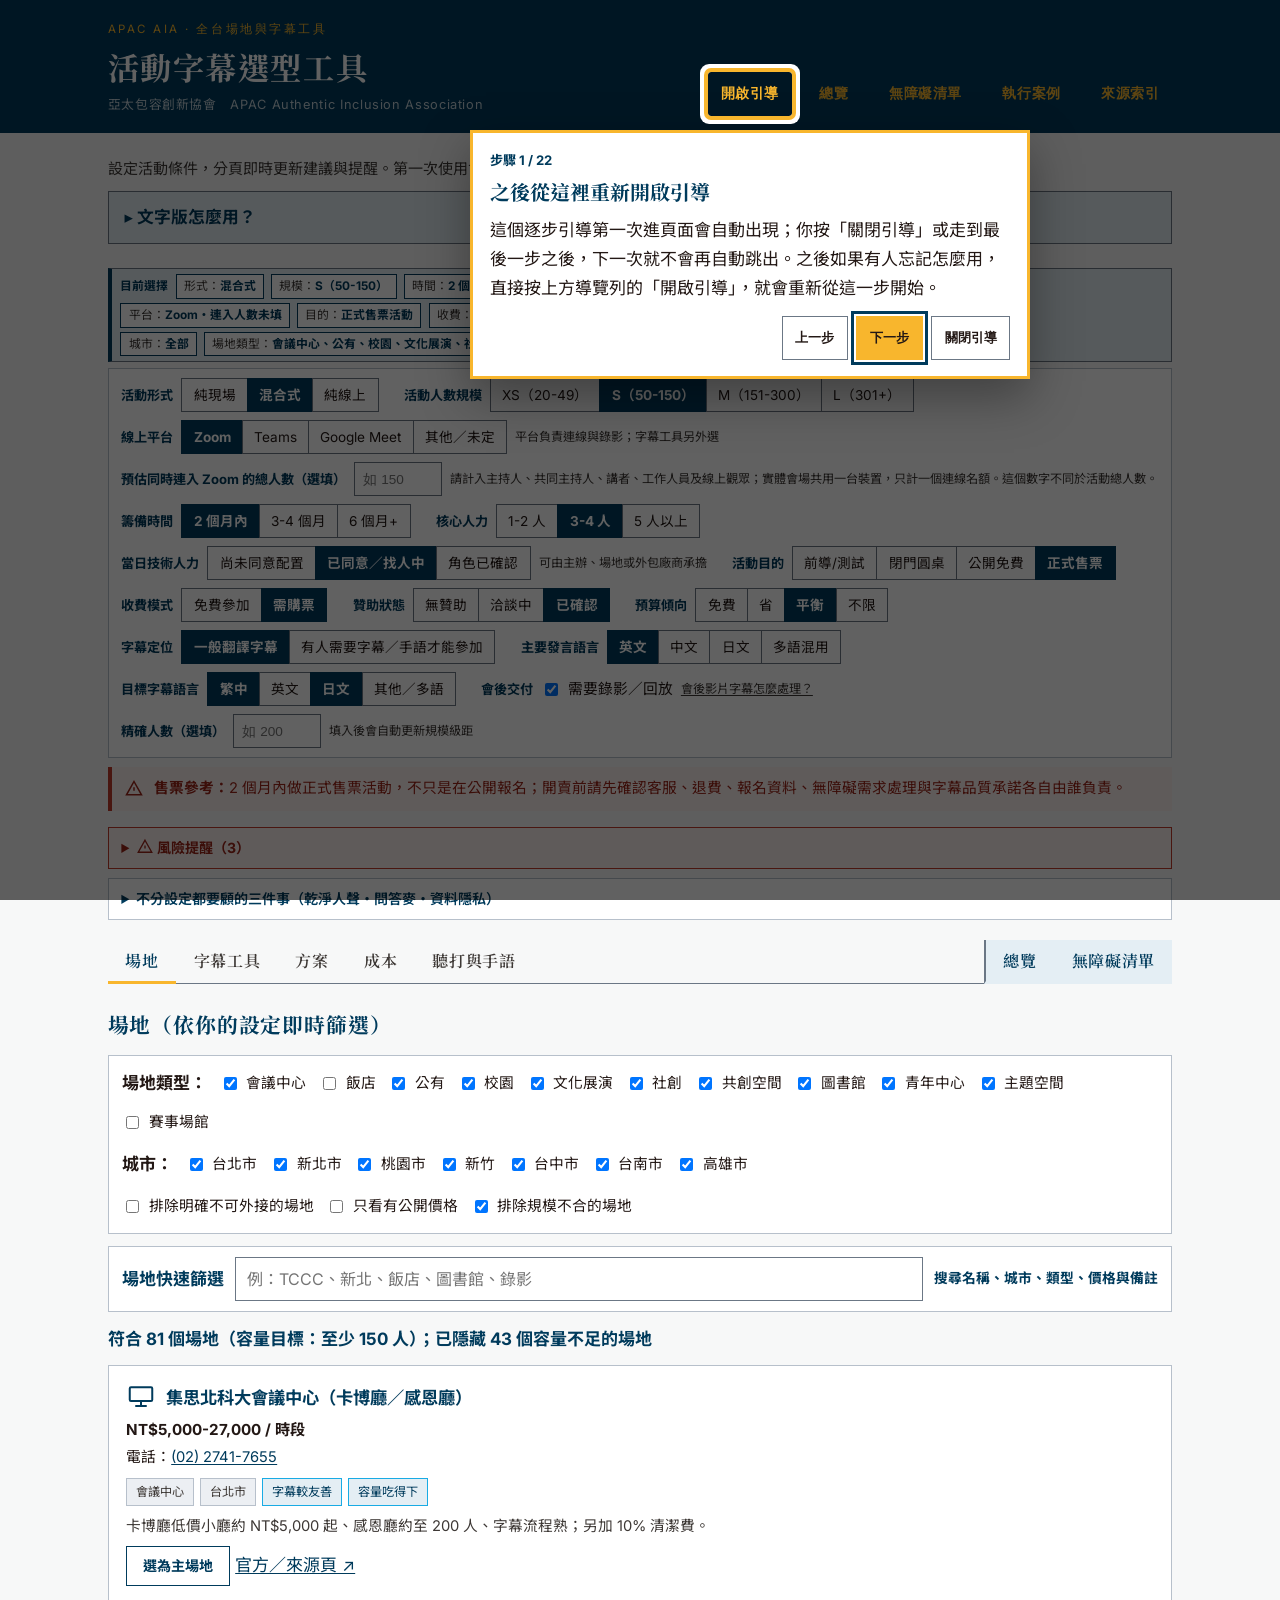
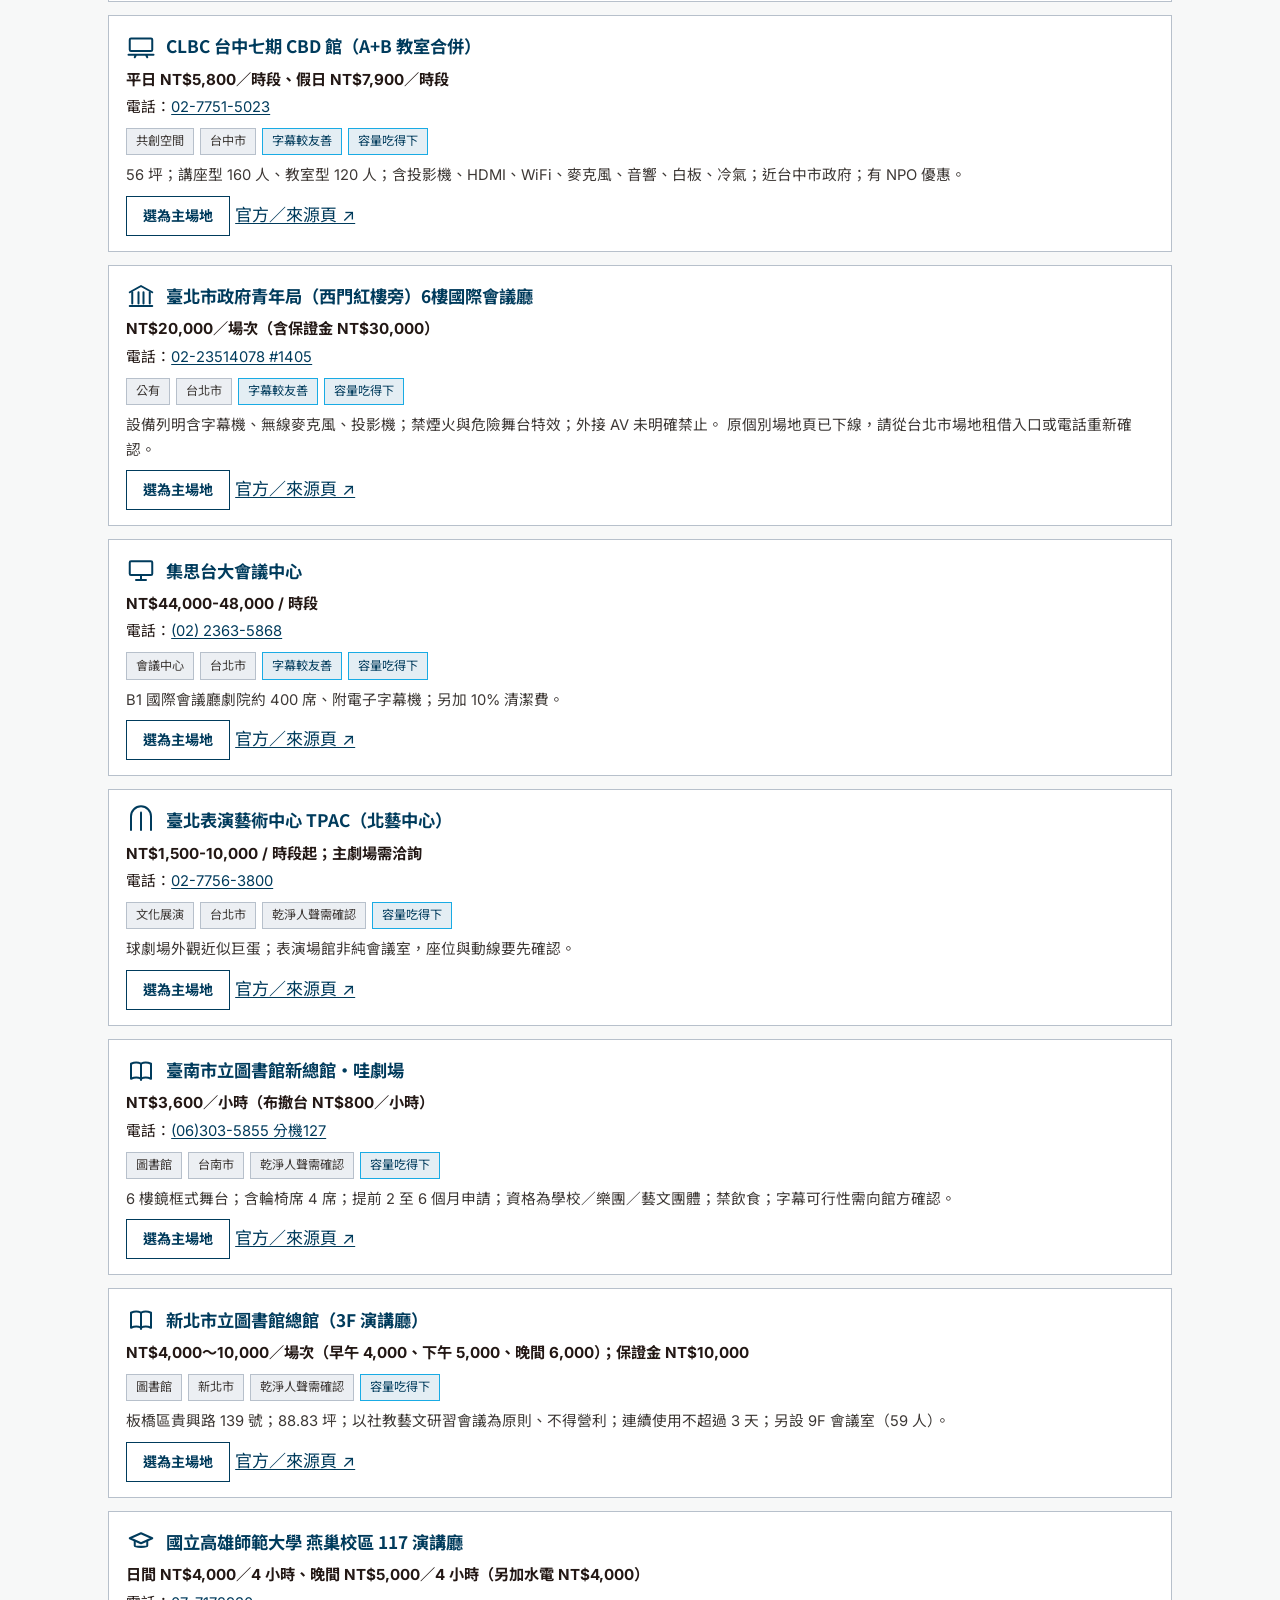
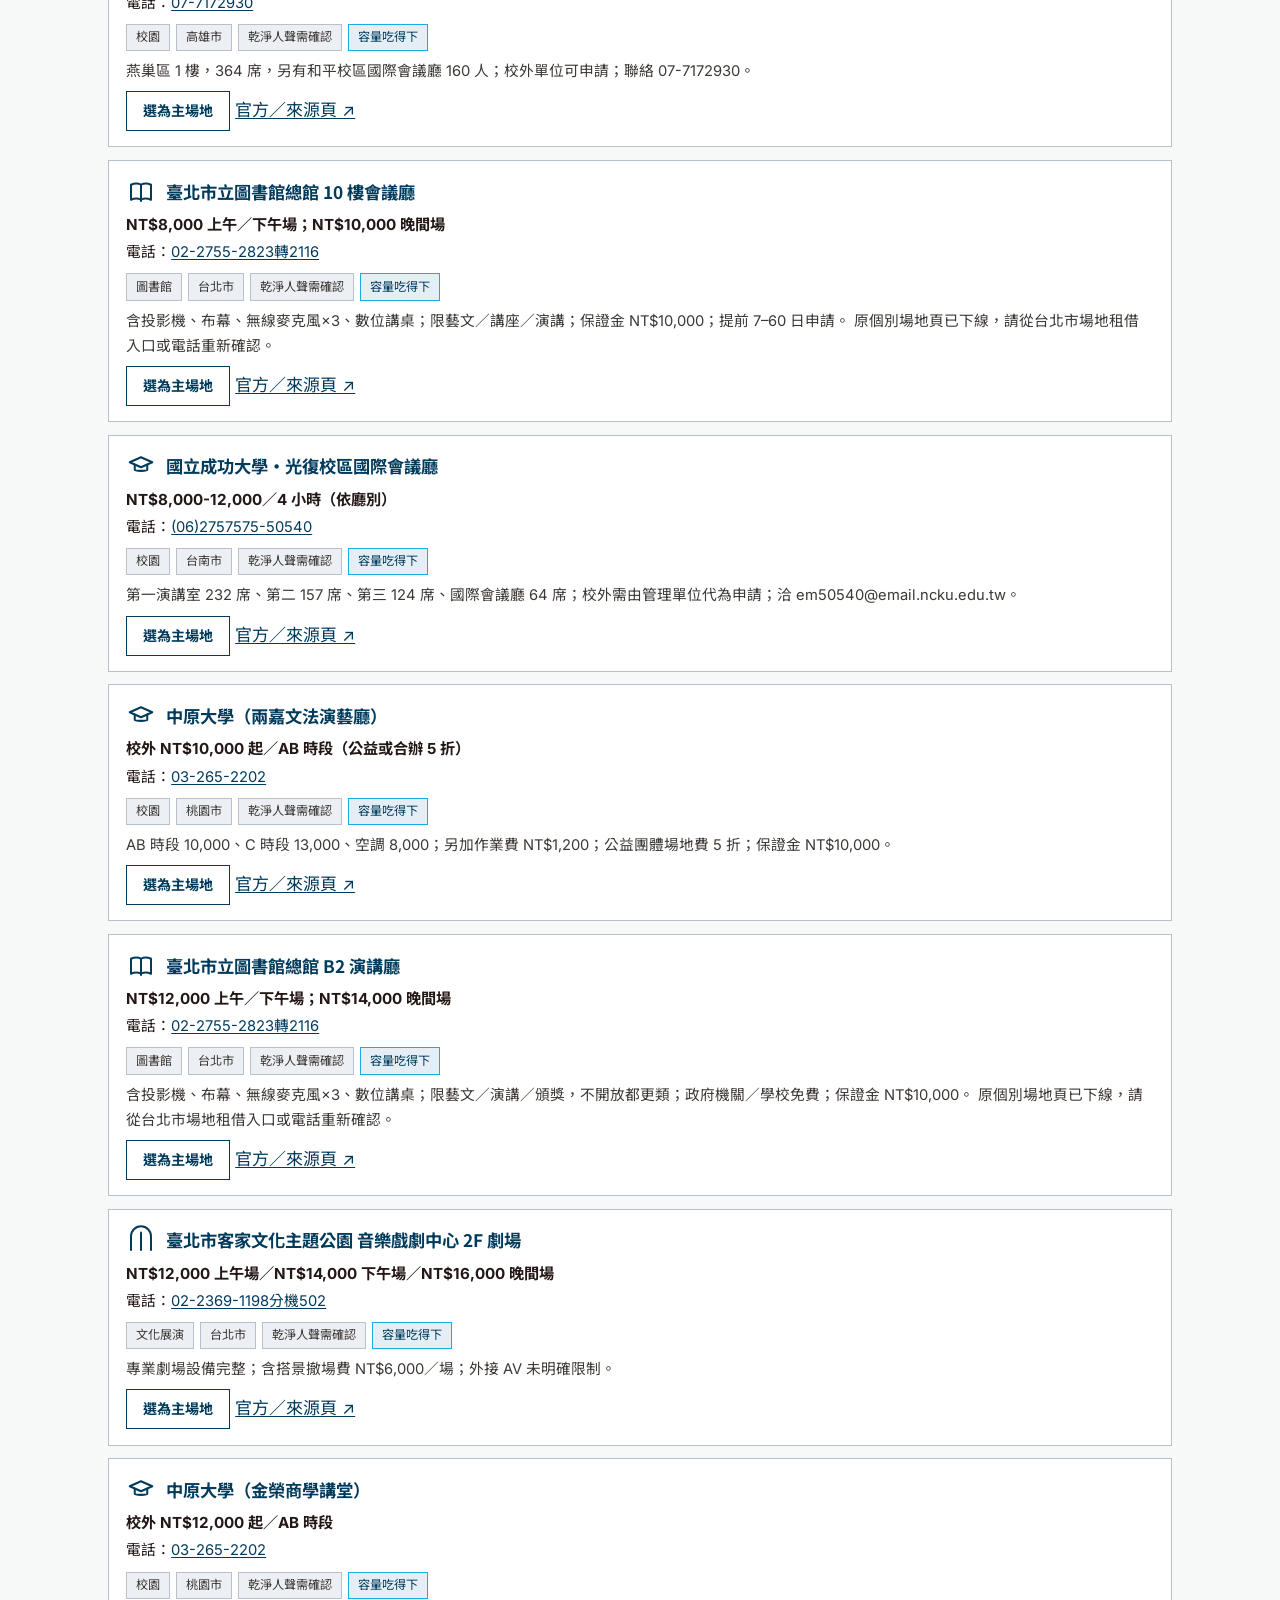
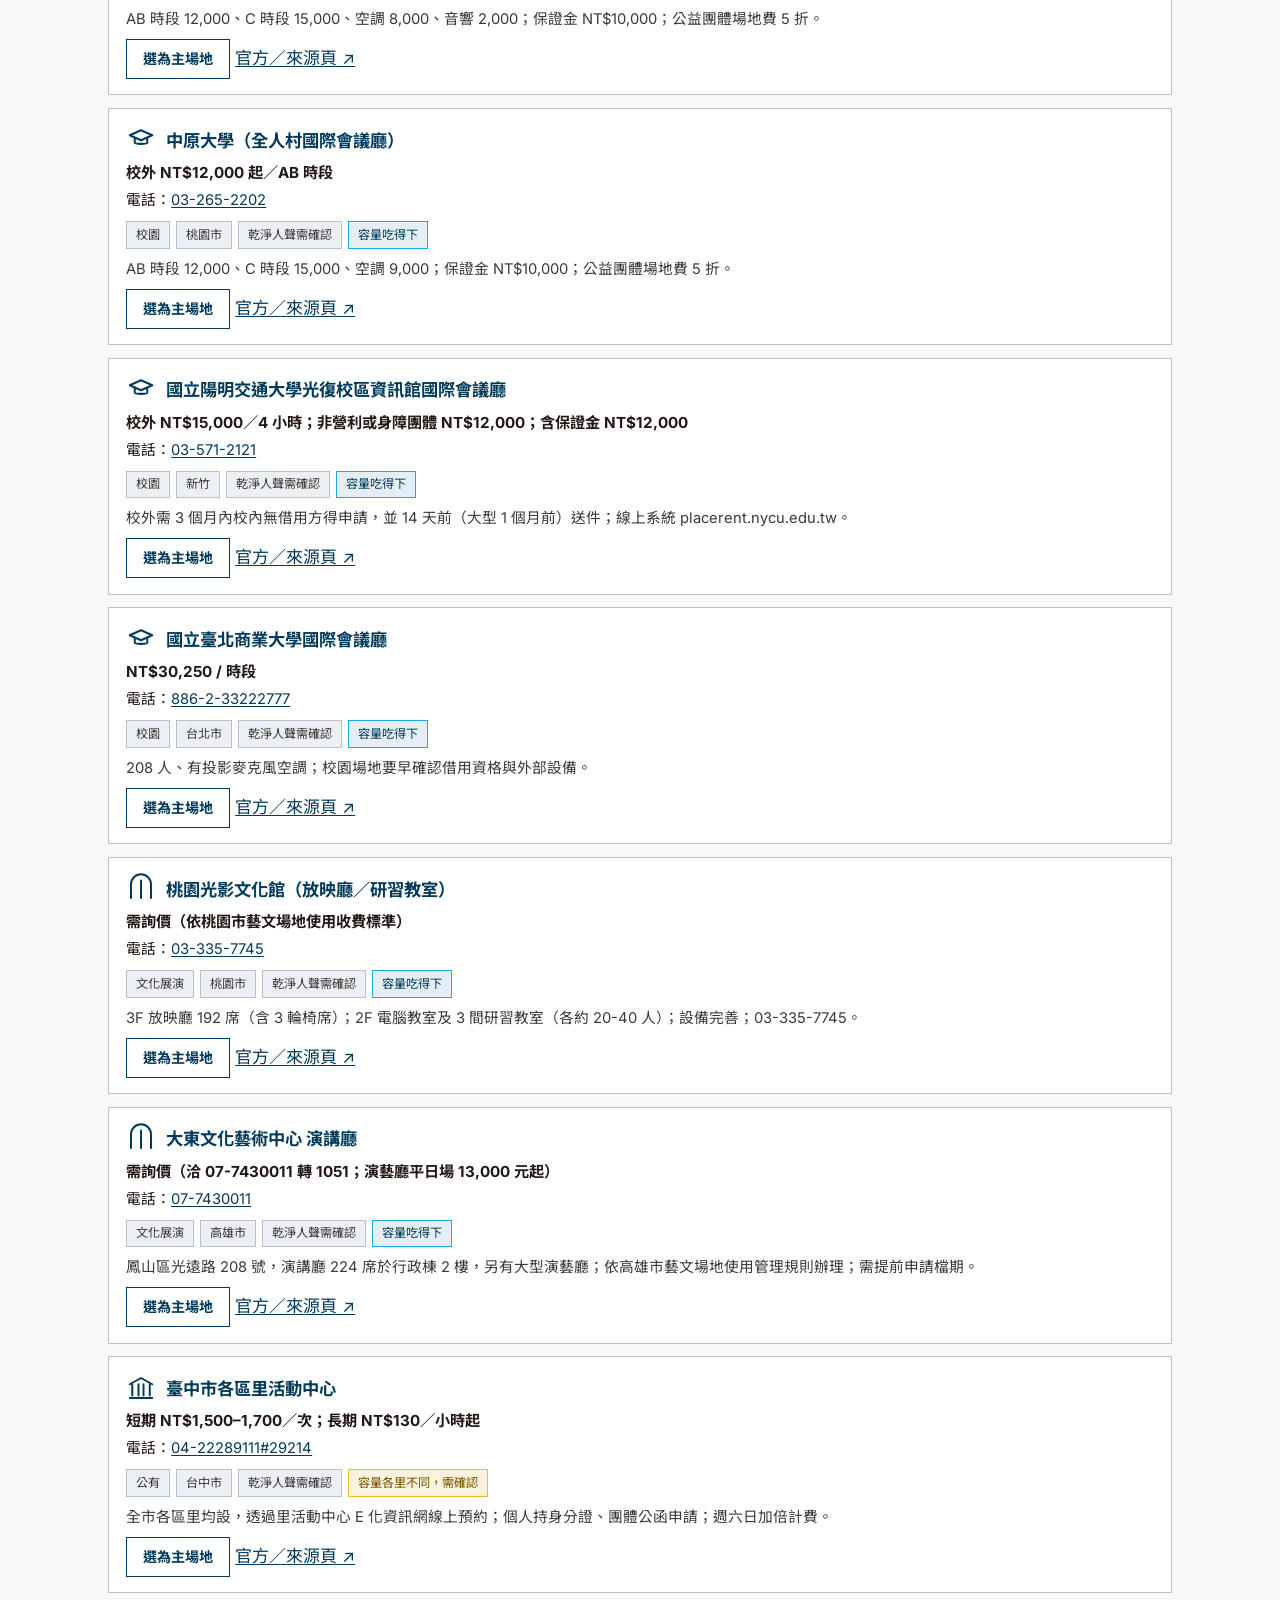
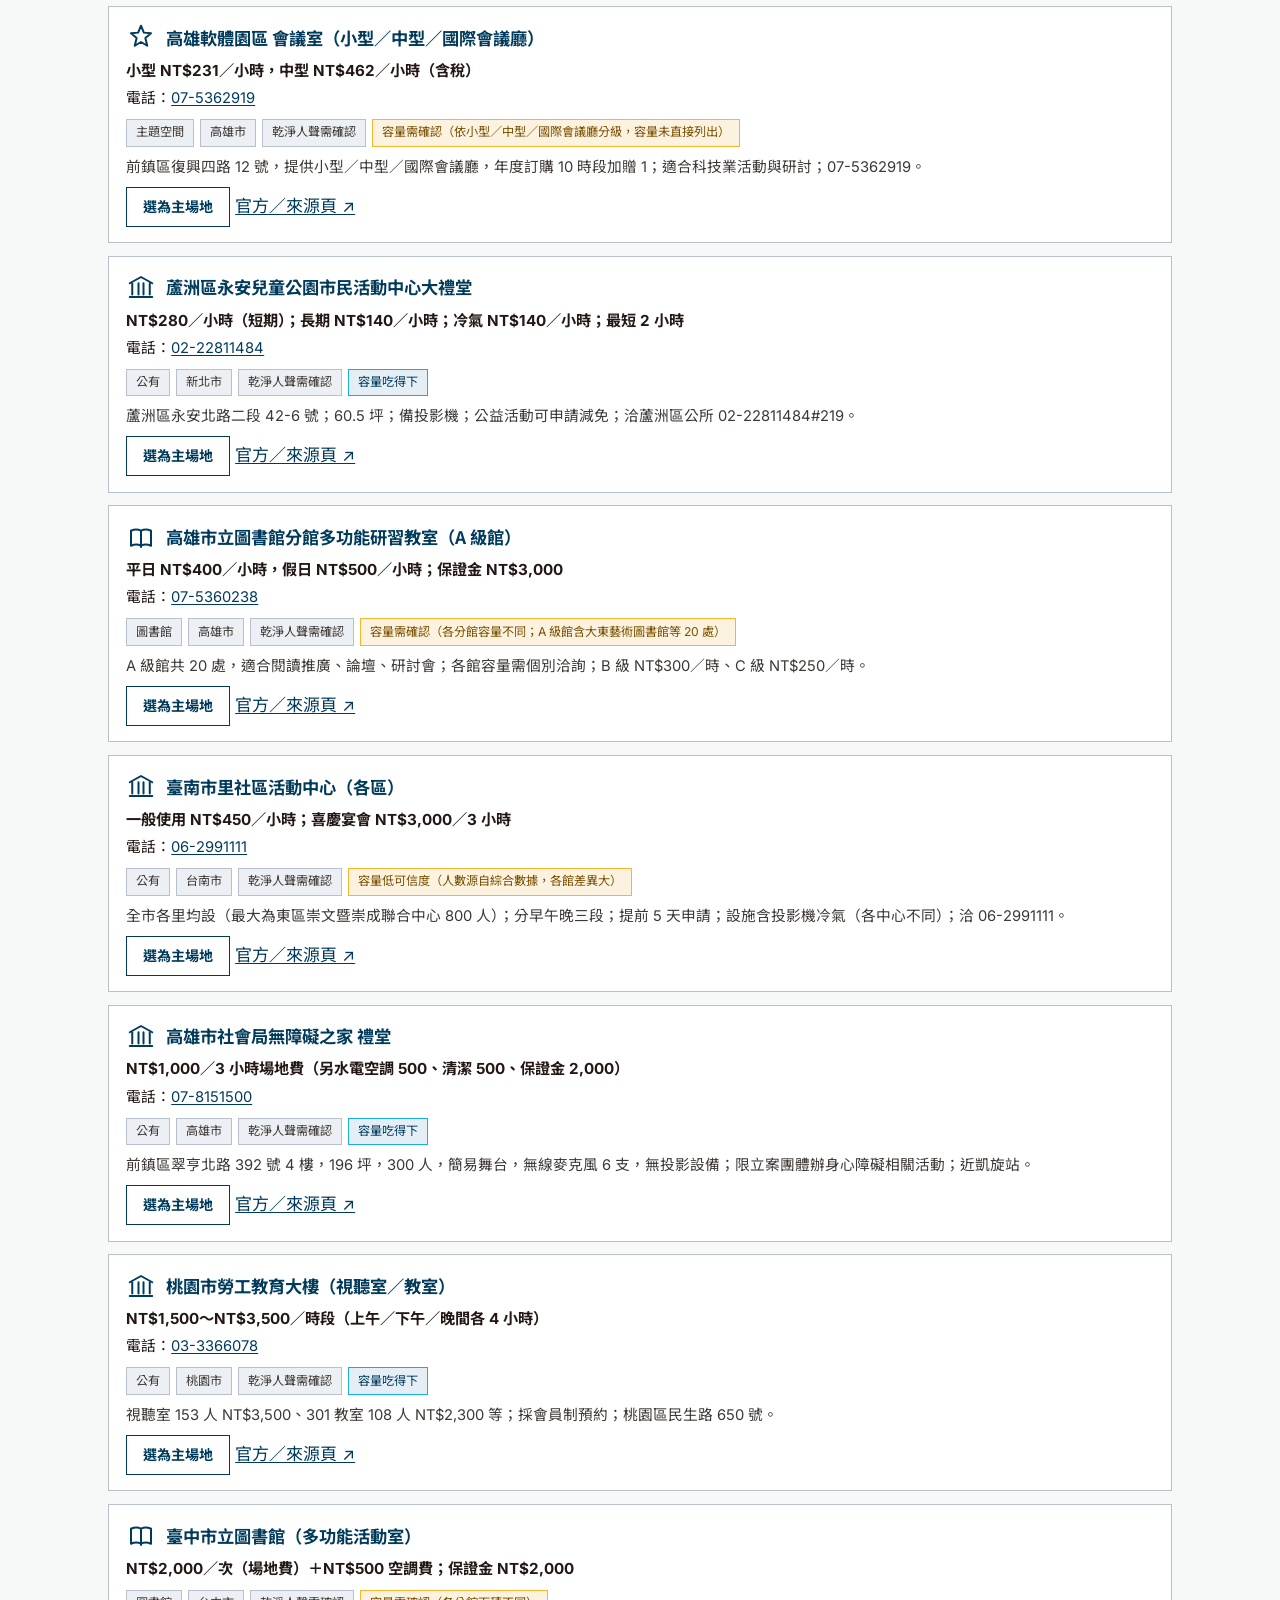
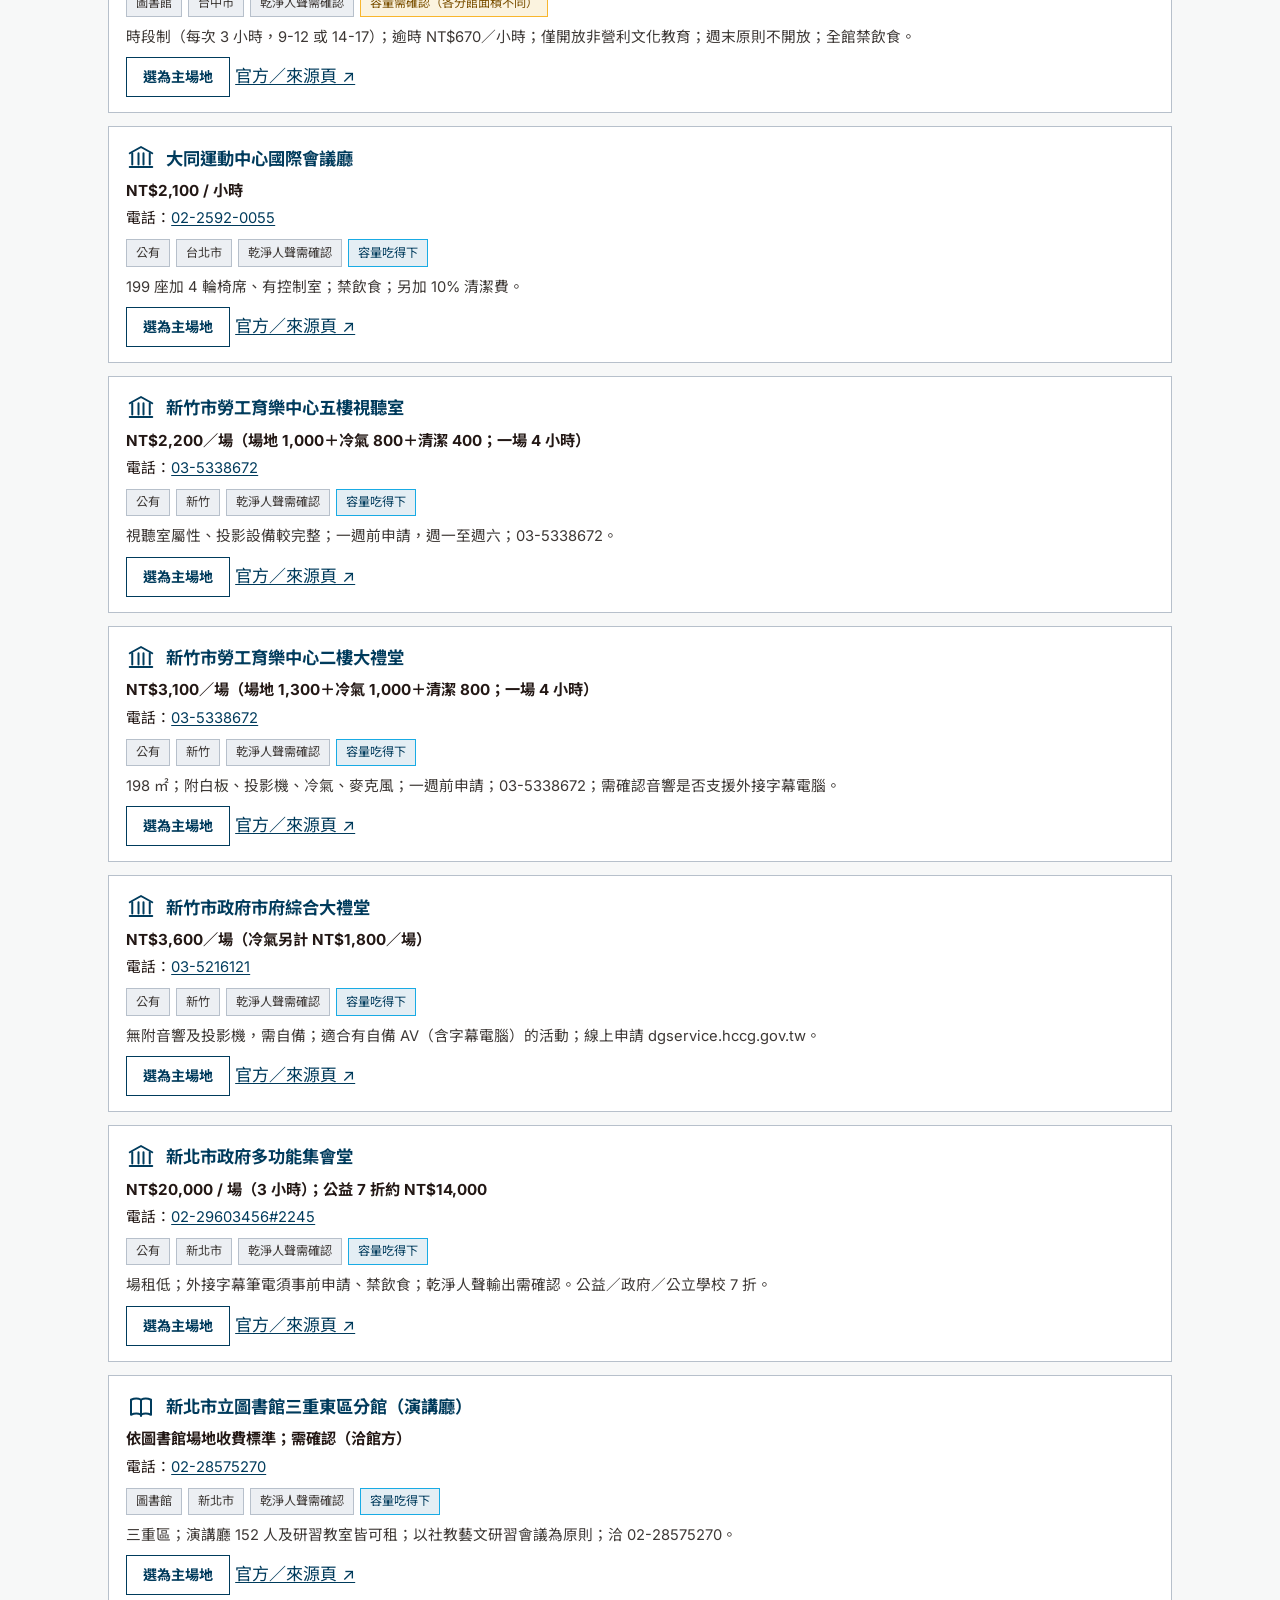
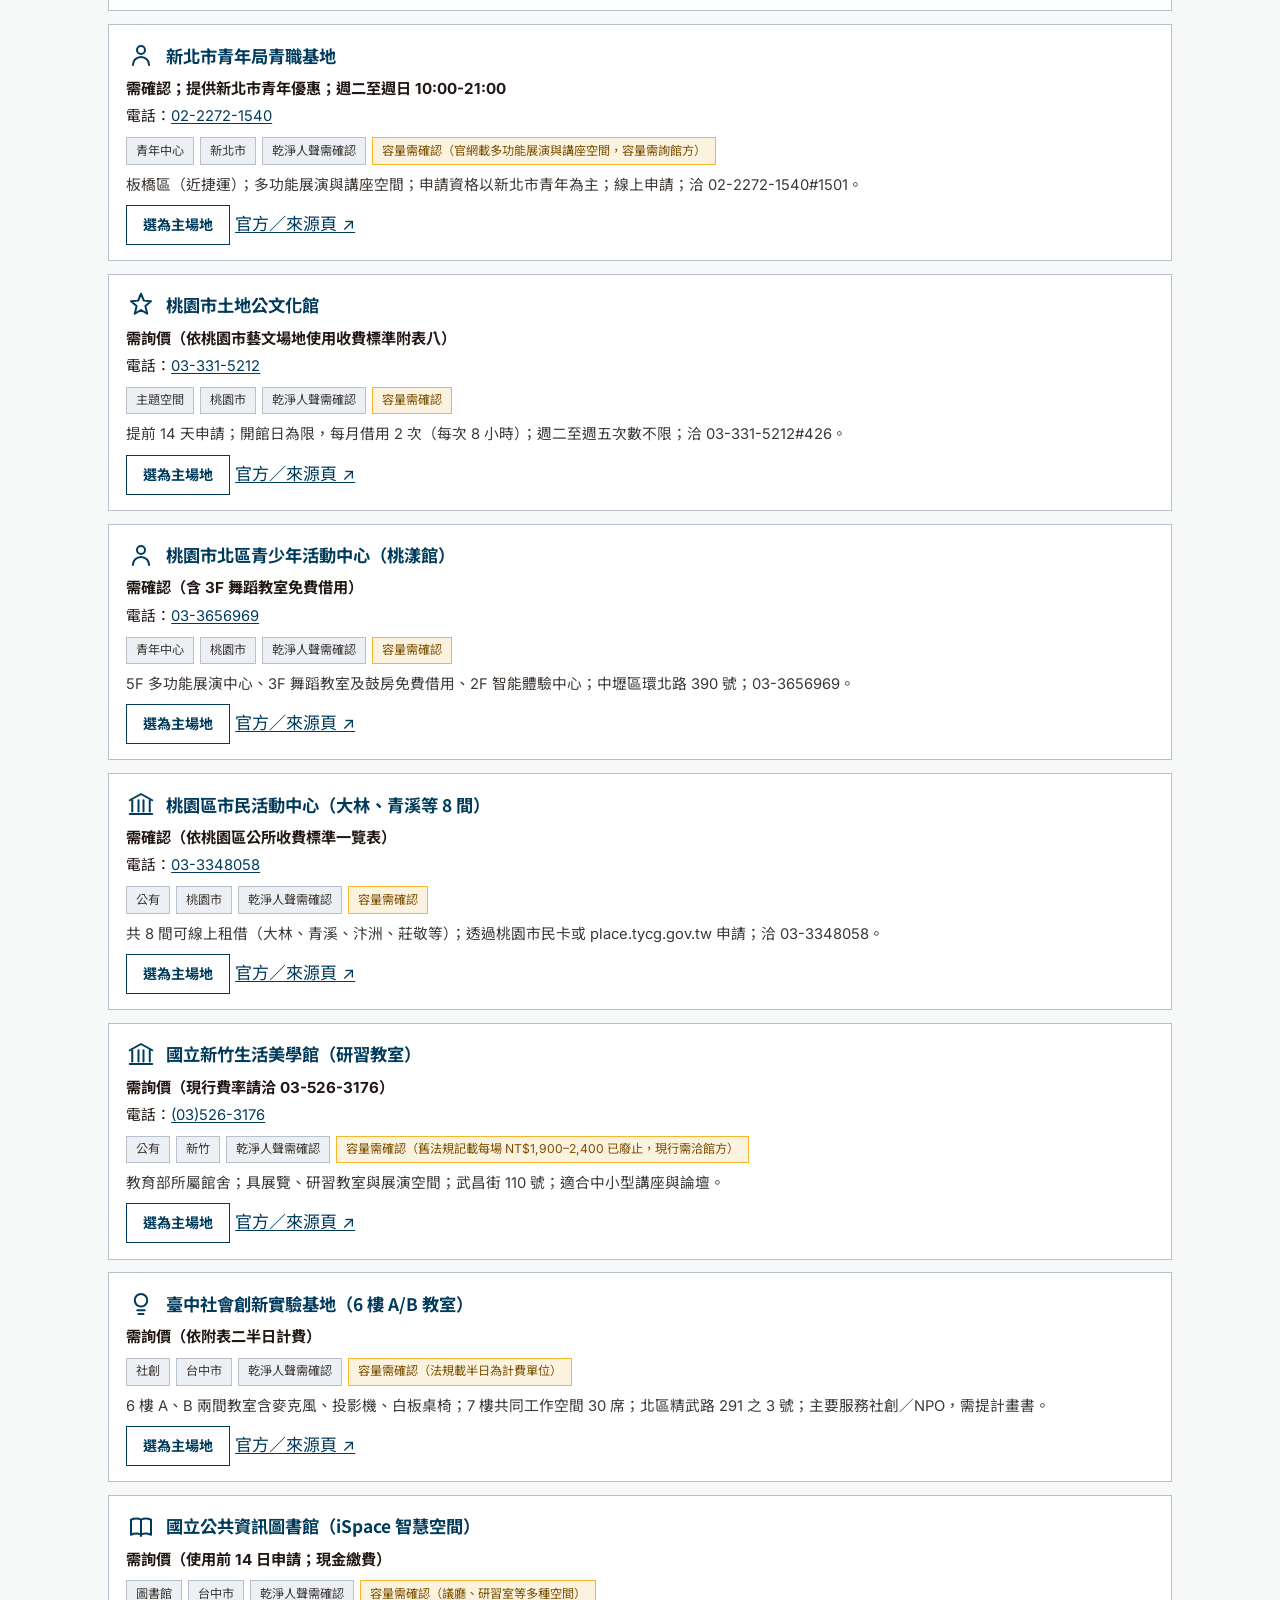
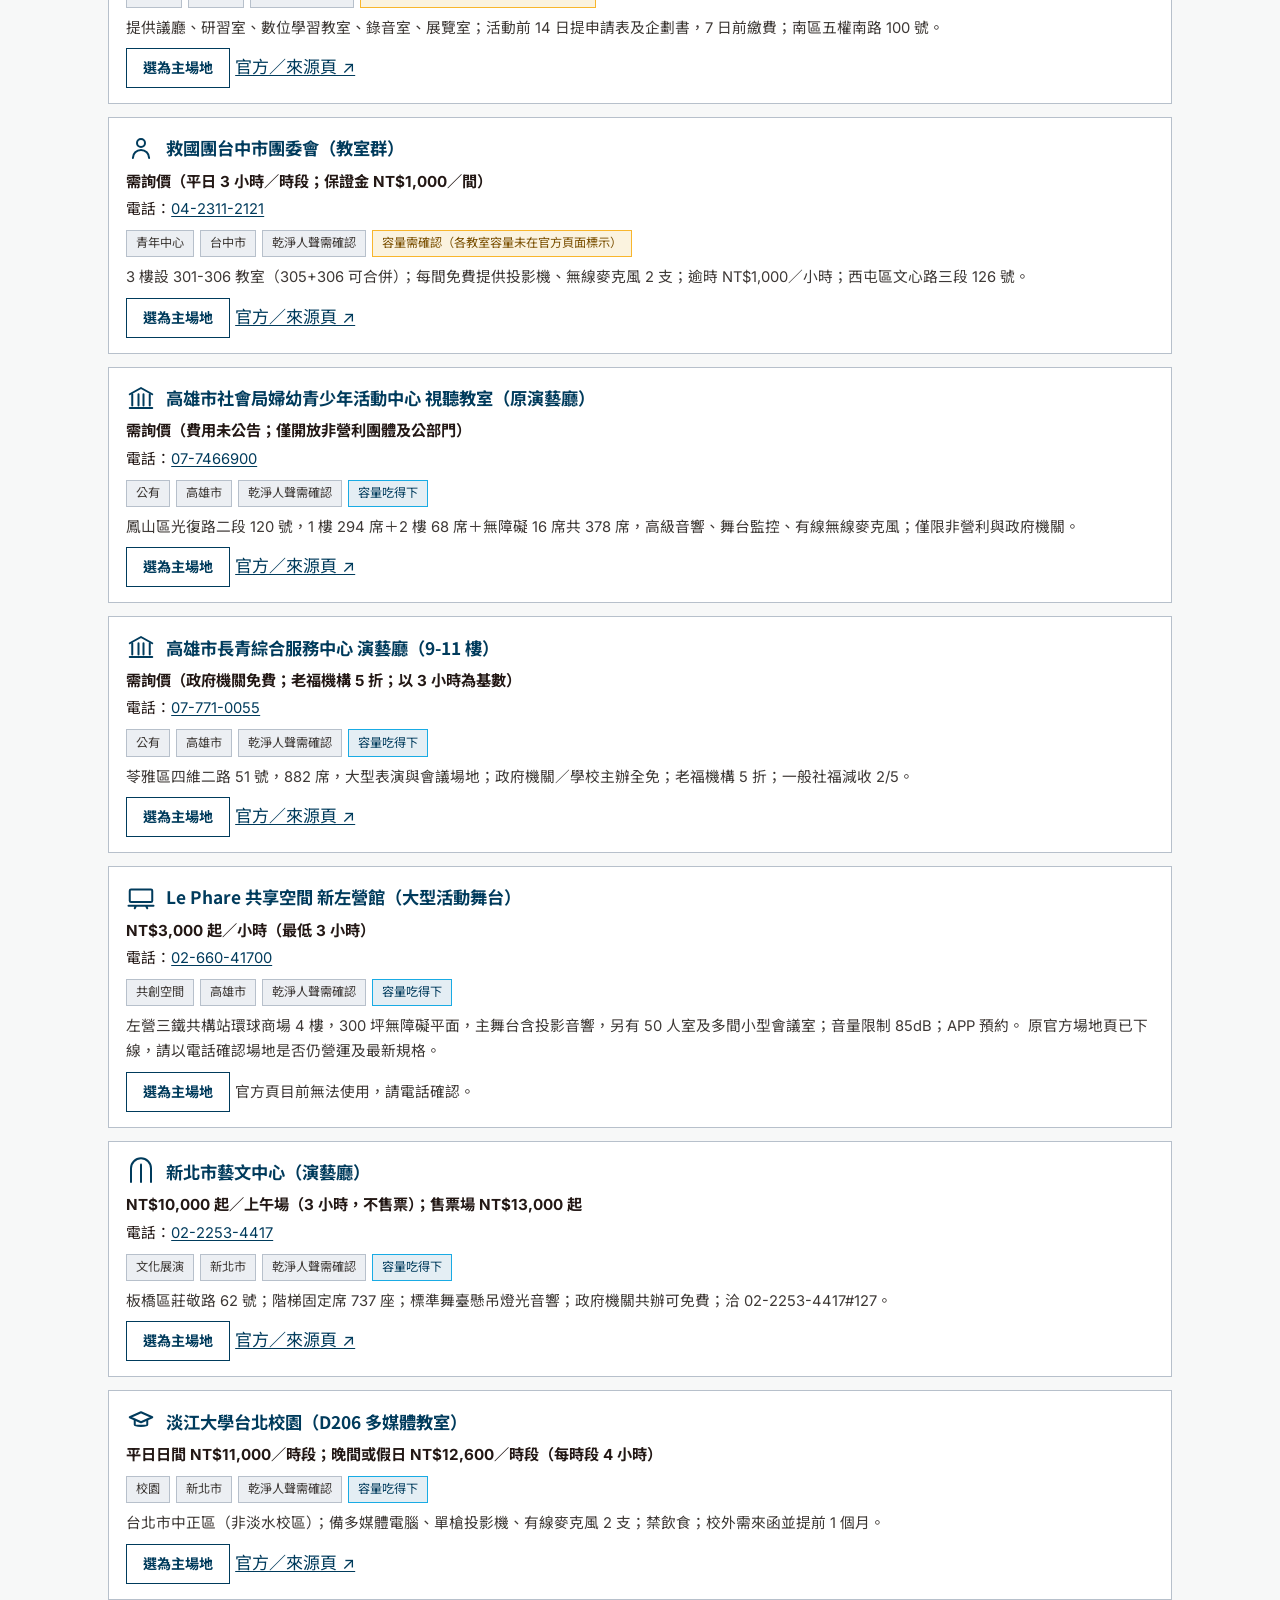
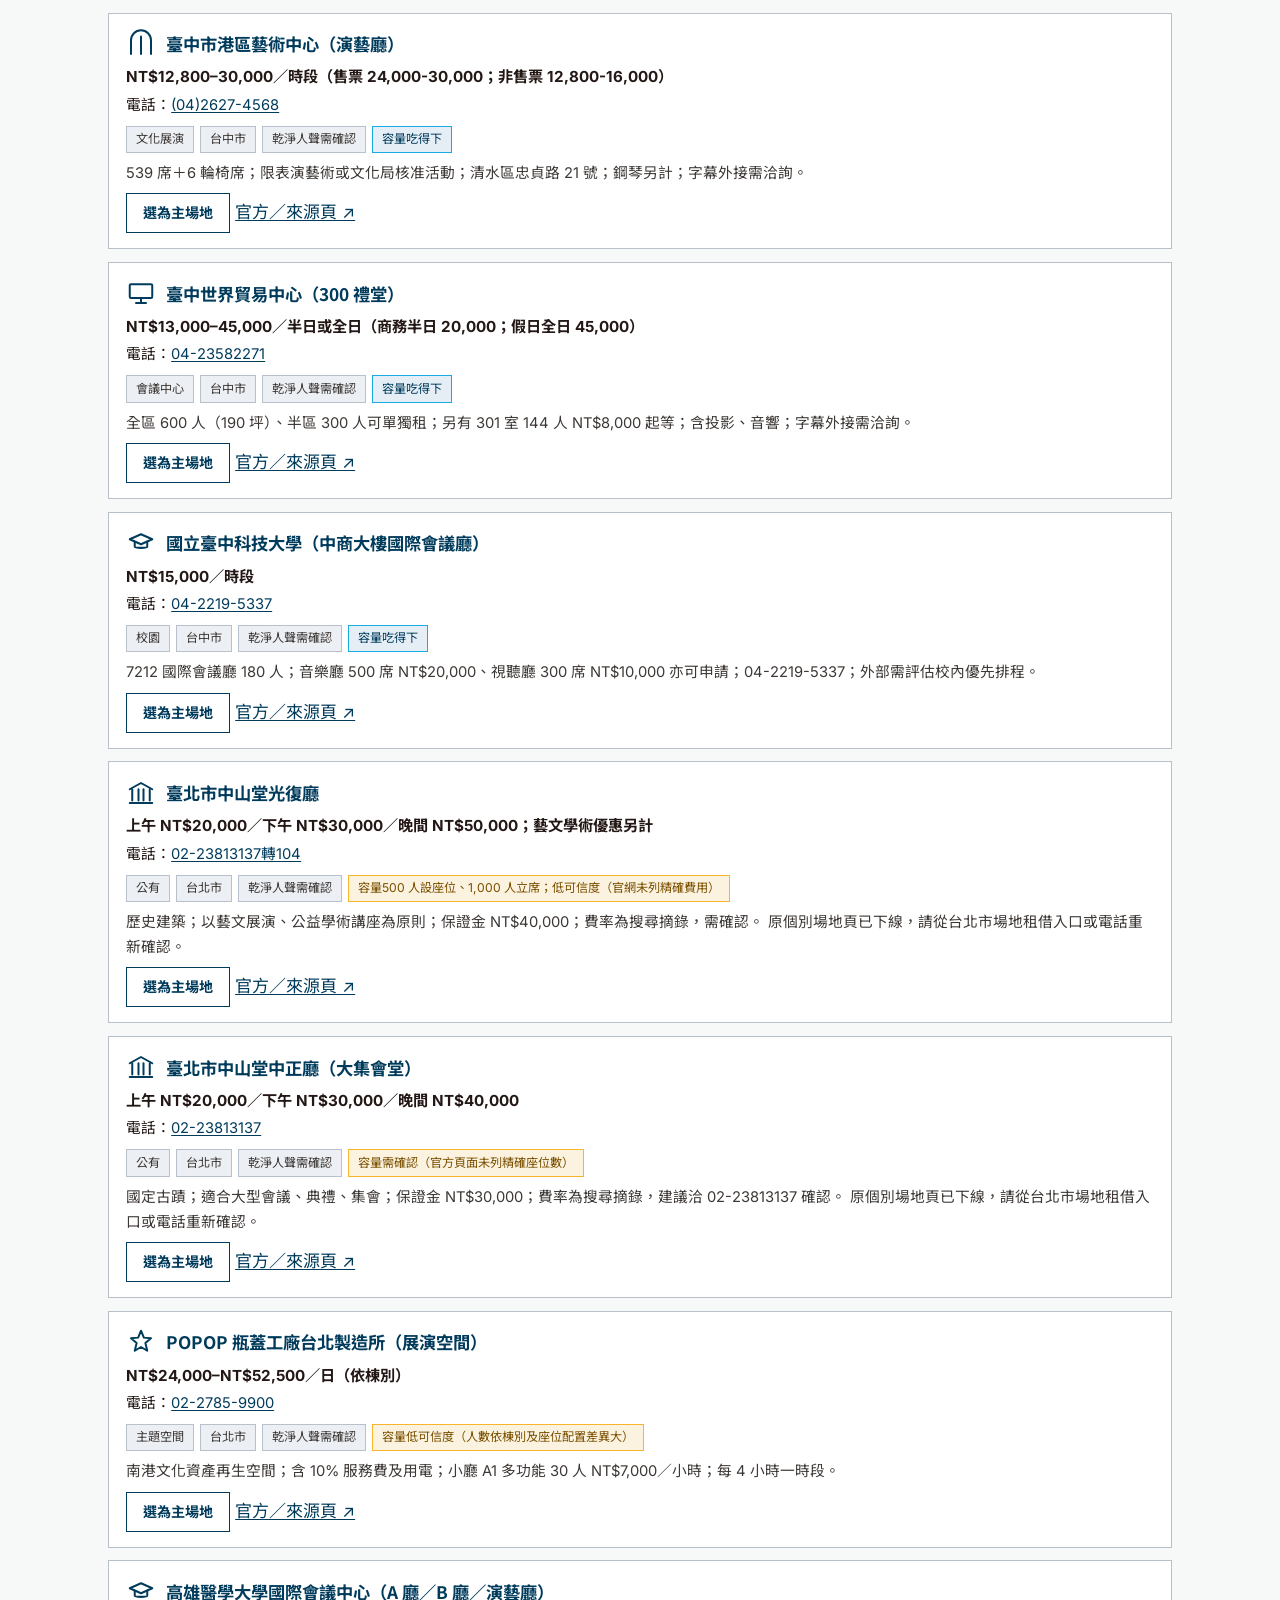
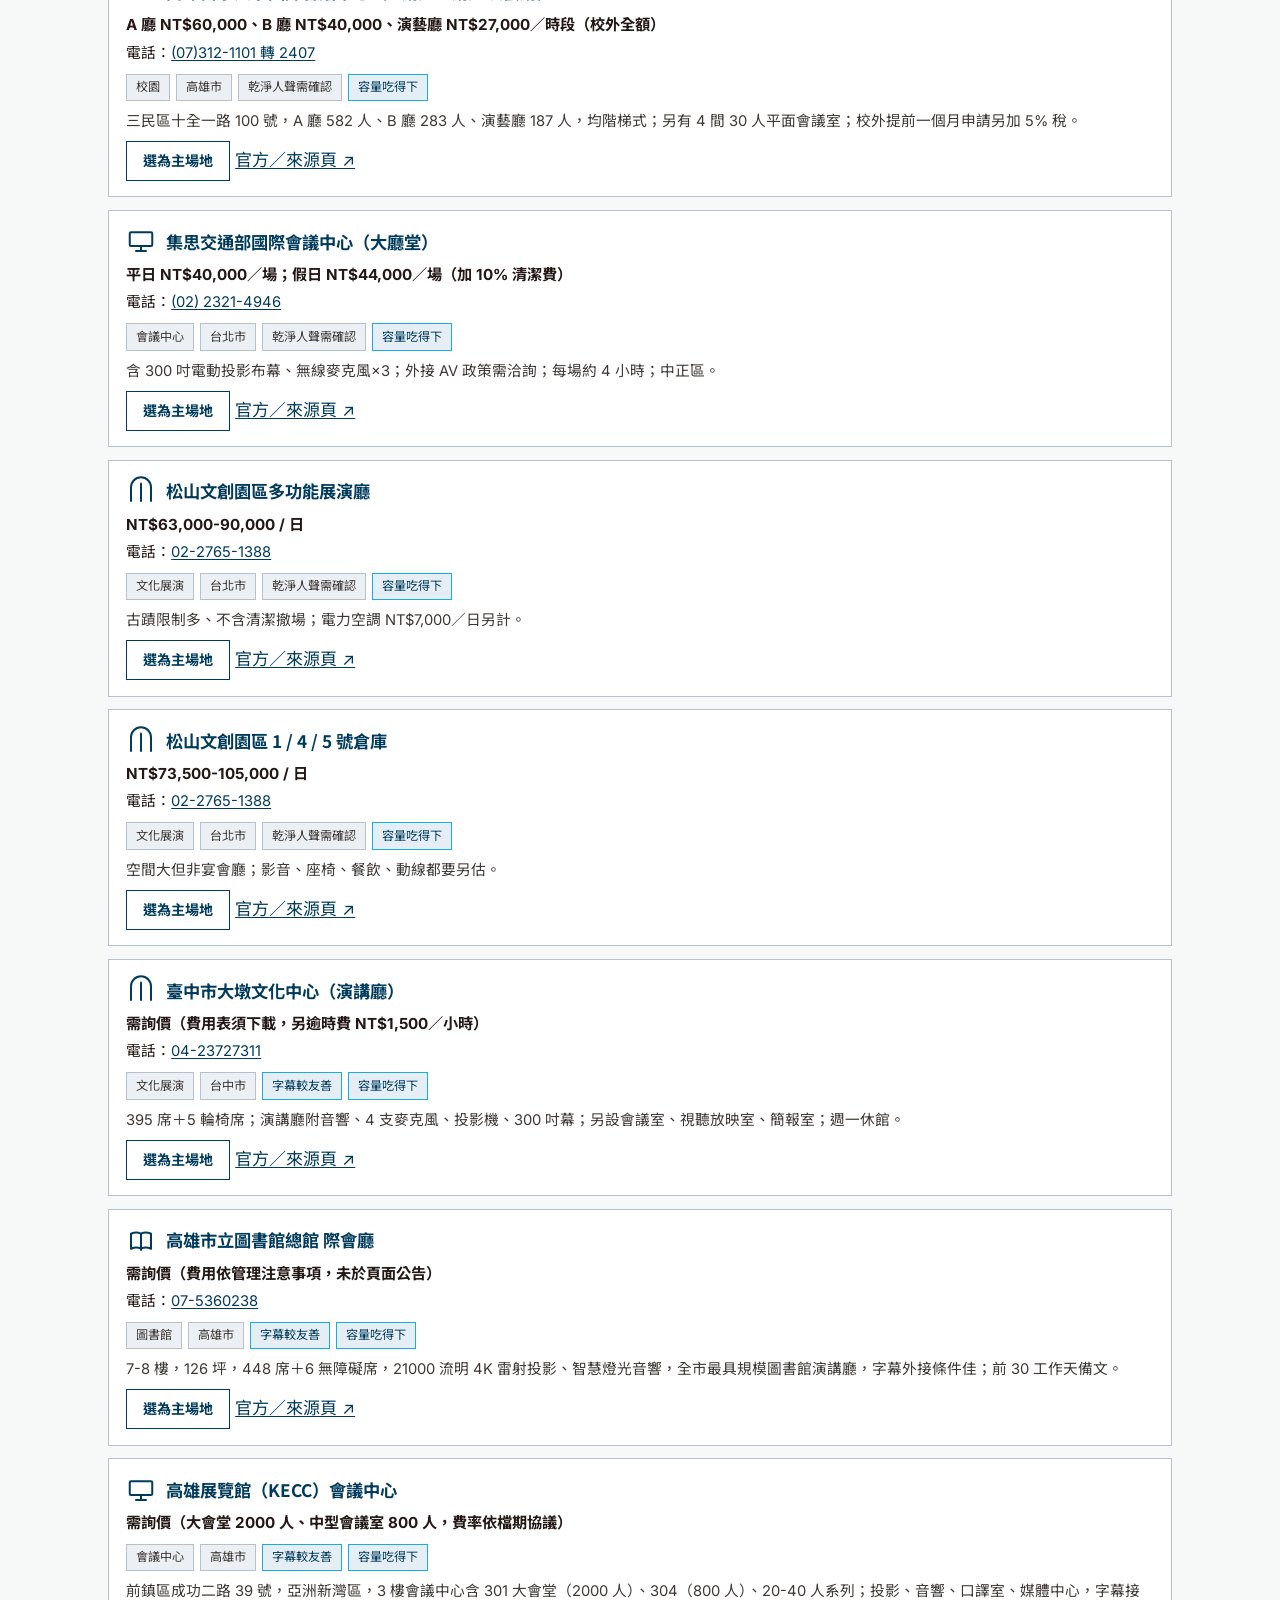
<file: index.html>
<!DOCTYPE html>
<html lang="zh-Hant">
<head>
<meta charset="utf-8">
<meta name="viewport" content="width=device-width, initial-scale=1">
<title>台灣活動字幕選型工具｜場地、字幕工具、方案、成本</title>
<meta name="description" content="輸入活動形式、總人數、同時在線人數、語言與人力條件，分開比較線上平台、場地、字幕工具、人工服務與成本。">
<link rel="canonical" href="https://apac-aia.github.io/event-captioning/">
<link rel="icon" href="data:,">
<script type="application/ld+json">
{
  "@context": "https://schema.org",
  "@type": "WebApplication",
  "name": "台灣活動字幕選型工具",
  "url": "https://apac-aia.github.io/event-captioning/",
  "description": "依活動形式、人數、語言、籌備條件與字幕需求，分開提供線上平台、場地、字幕工具、人工服務與成本建議。",
  "applicationCategory": "BusinessApplication",
  "operatingSystem": "Any",
  "inLanguage": "zh-Hant",
  "isAccessibleForFree": true,
  "provider": {
    "@type": "Organization",
    "name": "亞太包容創新協會",
    "alternateName": "APAC Authentic Inclusion Association"
  }
}
</script>
<style>
@import url('https://fonts.googleapis.com/css2?family=Noto+Serif+TC:wght@600;700&family=Noto+Sans+TC:wght@400;500;700&family=Inter:wght@400;500;600;700&display=swap');
:root{
  --bg:#F7F8F8;--paper:#ffffff;--surface:#ECEFF3;--ink:#231815;--muted:#3D3835;
  --line:#B7C0CB;--line-strong:#6B7785;--soft:#E4EEF4;
  --accent:#003B5C;--accent-deep:#002D46;--accent-ink:#003B5C;
  --cta:#F8B62D;--cta-text:#231815;--sky:#19ABE4;
  --hi-bg:#fbf0ee;--hi-line:#c0392b;--hi-ink:#9b2418;
  --info-bg:#edf6fc;--info-line:#19ABE4;--info-ink:#003B5C;
  color-scheme:light;
}
*{box-sizing:border-box;}
html{scroll-behavior:smooth;}
body{margin:0;background:var(--bg);color:var(--ink);font-family:'Inter','Noto Sans TC','PingFang TC','Microsoft JhengHei',system-ui,sans-serif;line-height:1.7;font-size:17px;}
a{color:var(--accent-ink);text-underline-offset:2px;}
h1,h2,h3,h4,h2.sec{font-family:'Noto Serif TC','Inter',Georgia,serif;}
.skip-link{position:absolute;left:.6rem;top:.6rem;z-index:50;background:var(--accent);color:#fff;padding:.55rem .95rem;text-decoration:none;transform:translateY(-160%);transition:transform .14s;}
.skip-link:focus{transform:translateY(0);outline:3px solid var(--cta);outline-offset:2px;}

.banner{background:var(--accent);color:#fff;}
.banner-in{max-width:1100px;margin:0 auto;padding:1.25rem 1.1rem 1.1rem;display:flex;flex-wrap:wrap;justify-content:space-between;align-items:flex-end;gap:.7rem;}
.banner .eyebrow{font-family:'Inter',sans-serif;font-size:.72rem;letter-spacing:.22em;text-transform:uppercase;color:var(--cta);margin-bottom:.5rem;}
.banner h1{font-size:1.95rem;font-weight:700;letter-spacing:.05em;margin:0;line-height:1.2;}
.banner .org{font-size:.8rem;letter-spacing:.05em;color:rgba(255,255,255,.74);margin-top:.55rem;}
.banner-links a,.banner-links button{font-family:'Inter',sans-serif;color:var(--cta);font-weight:600;font-size:.85rem;letter-spacing:.04em;text-decoration:none;border:1px solid transparent;padding:.35rem .75rem;margin-left:.6rem;min-height:44px;display:inline-flex;align-items:center;white-space:nowrap;transition:background .15s ease,border-color .15s ease,transform .12s ease;}
.banner-links button{background:transparent;cursor:pointer;}
.banner-links a:hover,.banner-links a:focus-visible,.banner-links button:hover,.banner-links button:focus-visible{border-color:var(--cta);background:var(--cta);color:var(--cta-text);transform:translateY(-1px);}
.howto{background:var(--soft);border:1px solid var(--line-strong);margin:0 0 1.2rem;}
.howto>summary{cursor:pointer;font-weight:700;font-size:1.05rem;color:var(--accent);padding:.7rem 1rem;list-style:none;}
.howto>summary::-webkit-details-marker{display:none;}
.howto>summary::before{content:"▸ ";}
.howto[open]>summary::before{content:"▾ ";}
.howto>summary:hover,.howto>summary:focus-visible{background:var(--cta);color:var(--cta-text);outline:2px solid var(--accent);outline-offset:-2px;}
.howto-body{padding:0 1.2rem 1rem;}
.howto-body ol,.howto-body ul{margin:.5rem 0;padding-left:1.3rem;}
.howto-body li{margin:.4rem 0;}
.howto-body .note{margin:.6rem 0 0;}
.tour[hidden]{display:none;}
.tour{position:fixed;inset:0;pointer-events:none;}
.tour-scrim{position:fixed;inset:0;z-index:80;border:0;padding:0;background:rgba(0,0,0,.62);pointer-events:auto;}
.tour-card{position:fixed;left:1rem;top:1rem;z-index:100;width:min(560px,calc(100vw - 1.5rem));max-height:calc(100vh - 1.5rem);overflow:auto;overflow-wrap:anywhere;background:#fff;color:var(--ink);border:3px solid var(--cta);padding:1rem 1.05rem;box-shadow:0 18px 46px rgba(0,0,0,.34);pointer-events:auto;}
.tour-kicker{font-size:.82rem;font-weight:700;color:var(--accent);margin-bottom:.25rem;}
.tour-card h2{font-size:1.25rem;margin:.1rem 0 .45rem;color:var(--accent);}
.tour-card p{margin:.35rem 0 .85rem;}
.tour-actions{display:flex;flex-wrap:wrap;gap:.5rem;justify-content:flex-end;}
.tour-actions button{min-height:44px;padding:.4rem .8rem;border:1px solid var(--line-strong);background:#fff;color:var(--ink);font-weight:700;cursor:pointer;}
.tour-actions button.primary{background:var(--accent);border-color:var(--accent);color:#fff;}
.tour-actions button:hover,.tour-actions button:focus-visible{background:var(--cta);border-color:var(--cta);color:var(--cta-text);outline:3px solid var(--accent);outline-offset:2px;}
.tour-focus{position:relative!important;z-index:90!important;box-shadow:0 0 0 4px var(--cta),0 0 0 8px #fff!important;border-radius:3px!important;}
@media (max-width:600px){
 .tour-card{width:calc(100vw - 1rem);max-height:calc(100svh - 1rem);padding:.65rem .7rem;border-width:2px;font-size:.9rem;line-height:1.42;}
 .tour-kicker{font-size:.75rem;margin-bottom:.12rem;}
 .tour-card h2{font-size:1rem;line-height:1.25;margin:.05rem 0 .3rem;}
 .tour-card p{margin:.2rem 0 .45rem;line-height:1.45;}
 .tour-actions{justify-content:stretch;gap:.35rem;}
 .tour-actions button{flex:1 1 0;min-width:0;min-height:44px;padding:.25rem .35rem;font-size:.88rem;white-space:nowrap;}
 .sticky{padding-top:.15rem;}
 #selbar{gap:.1rem;font-size:.68rem;line-height:1.28;padding:.18rem .3rem;margin-bottom:.2rem;}
 #selbar .selrow{gap:.2rem;}
 #selbar .seg-pill{padding:.05rem .25rem;}
 #selbar a.seg-pill{display:inline-flex;align-items:center;min-height:28px;}
}
.settings{margin:0 0 .3rem;}
.settings>summary{cursor:pointer;font-weight:700;font-size:.85rem;letter-spacing:.02em;color:var(--accent);padding:.3rem .2rem;list-style:none;display:inline-flex;align-items:center;min-height:32px;}
.settings>summary::-webkit-details-marker{display:none;}
.settings>summary::before{content:"▸";margin-right:.35rem;}
.settings[open]>summary::before{content:"▾";}
.settings>summary:hover,.settings>summary:focus-visible{color:var(--cta-text);background:var(--cta);outline:2px solid var(--accent);outline-offset:1px;}
@media (min-width:601px){.settings>summary{display:none;}.settings{margin:0;}}

.wrap{max-width:1100px;margin:0 auto;padding:1.2rem 1.1rem 4rem;}
.lead{color:var(--muted);margin:.2rem 0 .6rem;font-size:.94rem;}

.sticky{position:sticky;top:0;z-index:30;background:var(--bg);padding-top:.35rem;}
body.tour-open .sticky{z-index:0;}
.controls{background:var(--paper);border:1px solid var(--line);padding:.55rem .8rem;}
.controls .row{display:flex;flex-wrap:wrap;gap:.5rem 1.6rem;align-items:center;}
.cset{display:flex;align-items:center;gap:.5rem;}
.cset>span.lbl{font-weight:700;font-size:.82rem;white-space:nowrap;color:var(--accent);}
.seg{display:flex;flex-wrap:wrap;}
.seg label{position:relative;margin-left:-1px;}
.seg label:first-child{margin-left:0;}
.seg input{position:absolute;opacity:0;width:0;height:0;}
.seg span.opt{display:inline-flex;align-items:center;min-height:34px;padding:.15rem .7rem;border:1px solid var(--line-strong);cursor:pointer;background:#fff;font-size:.85rem;color:var(--ink);transition:background .14s ease,border-color .14s ease,color .14s ease;}
.seg input:not(:checked) + span.opt:hover{background:var(--surface);border-color:var(--accent);color:var(--accent);}
.seg input:checked + span.opt{background:var(--accent);color:#fff;border-color:var(--accent);font-weight:700;}
.seg input:focus-visible + span.opt{outline:3px solid var(--cta);outline-offset:-3px;z-index:1;}
.people-in{min-height:34px;padding:.1rem .5rem;border:1px solid var(--line-strong);width:5.5rem;font-size:.85rem;}
.hint{color:var(--muted);font-size:.76rem;}
.planlist{margin:.2rem 0 .5rem;padding-left:1.15rem;font-size:.85rem;}
.planlist li{margin:.3rem 0;}

.reminders{margin:.55rem 0 0;background:var(--paper);border:1px solid var(--line);}
.reminders>summary{cursor:pointer;padding:.5rem .8rem;font-size:.88rem;color:var(--accent);font-weight:600;transition:background .14s ease;}
.reminders>summary:hover{background:var(--surface);}
.reminders>summary:focus-visible{outline:3px solid var(--cta);outline-offset:-3px;}
.reminders[open]>summary{border-bottom:1px solid var(--line);}
.reminders>summary svg{width:18px;height:18px;vertical-align:-3px;}
.reminders .rbody{padding:.5rem .8rem .65rem;display:flex;flex-direction:column;gap:.45rem;}
.reminders .rbody div{font-size:.88rem;color:var(--muted);}

#warnbar{margin:0;display:flex;flex-direction:column;gap:.45rem;}
#warnbar:not(:empty){margin-top:.55rem;}
.warn{display:flex;gap:.6rem;align-items:flex-start;padding:.6rem .8rem;border-left:4px solid;font-size:.92rem;background:var(--paper);}
.warn .ico{flex:0 0 auto;width:20px;height:20px;margin-top:.15rem;}
.warn.high{background:var(--hi-bg);border-color:var(--hi-line);color:var(--hi-ink);}
.warn.info{background:var(--info-bg);border-color:var(--info-line);color:var(--info-ink);}
.warn b{font-weight:700;}
#warnbar .warn.high b,#warnbar .reminders.risk>summary,#warnbar .reminders.risk .rbody b{color:var(--hi-ink);font-weight:700;}
#warnbar .reminders.risk{border-color:var(--hi-line);background:var(--hi-bg);}
#warnbar .reminders.risk>summary{background:var(--hi-bg);}
#warnbar .reminders.risk[open]>summary{border-bottom-color:var(--hi-line);}
#warnbar .reminders.risk .rbody div{color:var(--hi-ink);font-weight:700;}
.a11y-list{display:flex;flex-direction:column;gap:.5rem;}
.a11y-list .grp{margin:.7rem 0 -.1rem;font-weight:700;font-size:1rem;color:var(--accent);}
.a11y-list .grp:first-child{margin-top:0;}
.a11y-list label.ck{display:flex;gap:.5rem;align-items:flex-start;font-size:.92rem;color:var(--ink);cursor:pointer;}
.a11y-list label.ck input{margin-top:.2rem;flex:0 0 auto;width:16px;height:16px;accent-color:var(--accent);}
.a11y-list.strike label.ck input:checked~.txt{color:var(--muted);text-decoration:line-through;}
.a11y-list label.ck input:checked~.txt{color:var(--muted);}
.a11y-list .meta{display:inline-flex;gap:.3rem;margin-left:.4rem;flex-wrap:wrap;}
.a11y-list .tag{font-size:.7rem;line-height:1.55;padding:0 .35rem;border:1px solid var(--line);color:var(--muted);white-space:nowrap;}
.a11y-list .tag.must{border-color:var(--hi-line);color:var(--hi-ink);background:var(--hi-bg);}
.a11y-list .tag.verify{border-color:var(--info-line);color:var(--info-ink);background:var(--info-bg);}
.ck-tools{display:flex;flex-wrap:wrap;gap:.6rem 1rem;align-items:center;margin:.5rem 0 .9rem;padding:.5rem .7rem;background:var(--soft);border:1px solid var(--line);}
.ck-toggle{display:inline-flex;gap:.4rem;align-items:center;font-size:.88rem;cursor:pointer;}
.ck-count{font-size:.85rem;color:var(--muted);}
#selbar{display:flex;flex-direction:column;gap:.25rem;font-size:.74rem;color:var(--ink);padding:.3rem .55rem;margin-bottom:.4rem;background:var(--soft);border:1px solid var(--line-strong);border-left:4px solid var(--accent);}
#selbar .selrow{display:flex;align-items:center;gap:.45rem;flex-wrap:wrap;}
#selbar .lead-k{flex:0 0 auto;font-weight:700;color:var(--accent);}
#selbar .seg-pill{flex:0 1 auto;min-width:0;padding:.08rem .45rem;border:1px solid var(--accent);background:#fff;}
#selbar .seg-pill .pk{color:var(--muted);font-weight:400;}
#selbar .seg-pill .pk::after{content:"：";}
#selbar .seg-pill .pv{color:var(--accent);font-weight:700;overflow-wrap:anywhere;}
#selbar a.warn-pill{border-color:var(--cta);background:#fbf3df;text-decoration:none;}
#selbar a.warn-pill .pk{color:#7a4f00;}
#selbar a.warn-pill .pv{color:#7a4f00;font-weight:700;}

.tabs{display:flex;flex-wrap:wrap;margin:1.3rem 0 0;border-bottom:1px solid var(--line-strong);}
.tabs button{min-height:44px;padding:.45rem 1.1rem;border:none;background:none;border-bottom:3px solid transparent;margin-bottom:-1px;font-size:1rem;font-weight:600;color:var(--muted);cursor:pointer;font-family:'Noto Serif TC','Inter',serif;letter-spacing:.04em;transition:color .14s ease,background .14s ease,border-color .14s ease;}
.tabs button[aria-selected="true"]{color:var(--accent);border-bottom-color:var(--cta);}
.tabs button:hover{color:var(--accent);background:var(--surface);border-bottom-color:var(--line-strong);}
.tabs button:focus-visible{outline:3px solid var(--cta);outline-offset:-3px;}
.tabs .tab-meta{background:var(--soft);color:var(--accent);}
.tabs #tab-overview.tab-meta{margin-left:auto;border-left:2px solid var(--line-strong);}
.tabs .tab-meta:hover{background:var(--cta);color:var(--cta-text);border-bottom-color:var(--accent);}
.tabs .tab-meta[aria-selected="true"]{background:var(--soft);color:var(--accent);border-bottom-color:var(--cta);}
.panel{padding:1.2rem 0;}
.panel:focus-visible{outline:none;}
h2.sec{font-size:1.3rem;margin:.2rem 0 .8rem;color:var(--accent);letter-spacing:.04em;}

.cards{display:grid;gap:.8rem;}
.card{background:var(--paper);border:1px solid var(--line);padding:.95rem 1.1rem;overflow-wrap:anywhere;}
.card.sel{border-color:var(--accent);box-shadow:inset 4px 0 0 var(--cta);}
.card.picked{border-color:var(--accent);box-shadow:inset 4px 0 0 var(--accent),0 0 0 2px var(--cta);}
.card-head{display:flex;flex-wrap:wrap;align-items:center;gap:.6rem;min-width:0;max-width:100%;margin-bottom:.35rem;overflow-wrap:anywhere;}
.card-head h3{margin:0;min-width:0;max-width:100%;overflow-wrap:anywhere;word-break:break-all;font-size:1.08rem;font-family:'Noto Sans TC','Inter',sans-serif;font-weight:700;color:var(--accent);}
.type-ico{flex:0 0 auto;width:30px;height:30px;color:var(--accent);display:inline-flex;}
.price{font-size:.95rem;font-weight:700;color:var(--ink);overflow-wrap:anywhere;word-break:break-all;}
.unit{font-size:.85rem;color:var(--muted);font-weight:400;}
.meta{display:flex;flex-wrap:wrap;gap:.4rem;margin:.5rem 0;}
.tag{font-size:.76rem;padding:.15rem .55rem;border:1px solid var(--line);background:var(--surface);color:var(--muted);}
.tag.good{background:var(--soft);color:var(--accent);border-color:var(--sky);}
.tag.restricted{background:var(--hi-bg);color:var(--hi-ink);border-color:var(--hi-line);}
.tag.need{background:#fbf3df;color:#7a4f00;border-color:var(--cta);}
.tag.fit{background:var(--soft);color:var(--accent);border-color:var(--sky);}
.tag.unfit{background:var(--surface);color:var(--muted);}
.note{color:var(--muted);font-size:.92rem;margin:.35rem 0 .45rem;}
.btn{display:inline-block;min-height:40px;line-height:38px;padding:0 1rem;border:1px solid var(--accent);background:#fff;color:var(--accent);font-weight:700;font-size:.88rem;cursor:pointer;text-decoration:none;font-family:'Inter','Noto Sans TC',sans-serif;transition:background .15s ease,color .15s ease,transform .12s ease,box-shadow .12s ease;}
.btn:hover{background:var(--accent);color:#fff;transform:translateY(-2px);box-shadow:0 4px 0 -1px var(--cta);}
.btn.primary{background:var(--cta);color:var(--cta-text);border-color:var(--cta);}
.btn.primary:hover{background:var(--cta);color:var(--cta-text);transform:translateY(-2px);box-shadow:0 4px 0 -1px var(--accent);}
.btn:active{transform:translateY(0);box-shadow:none;}
.btn:focus-visible{outline:3px solid var(--accent);outline-offset:2px;}
.filters{background:var(--paper);border:1px solid var(--line);padding:.65rem .85rem;margin-bottom:.7rem;}
.filters .grp{display:flex;flex-wrap:wrap;gap:.3rem .8rem;align-items:center;}
.chk{display:inline-flex;align-items:center;gap:.4rem;min-height:34px;font-size:.92rem;}
.count{font-weight:700;margin:.2rem 0 .7rem;color:var(--accent);}
.tool-search{display:flex;flex-wrap:wrap;gap:.45rem .7rem;align-items:center;background:var(--paper);border:1px solid var(--line);padding:.65rem .85rem;margin:0 0 .8rem;}
.tool-search label{font-weight:700;color:var(--accent);}
.tool-search input{flex:1 1 16rem;min-height:44px;padding:.35rem .65rem;border:1px solid var(--line-strong);font-size:1rem;font-family:inherit;}
.tool-search input:focus-visible{outline:3px solid var(--cta);outline-offset:2px;}
.tool-count{font-size:.86rem;font-weight:700;color:var(--accent);}
.ovbox{background:var(--paper);border:1px solid var(--line);border-top:3px solid var(--accent);padding:1.1rem 1.2rem;margin-bottom:1rem;}
.ovbox h3{margin:.1rem 0 .6rem;color:var(--accent);font-size:1.15rem;letter-spacing:.03em;}
.ovrow{margin:.4rem 0;}
.ovrow .k{font-weight:700;color:var(--accent);}
.ovbox .ovrow.kv{display:grid;grid-template-columns:7em 1fr;gap:.15rem .7rem;align-items:baseline;margin:.55rem 0;line-height:1.6;}
.ovvenue{display:flex;align-items:center;gap:.7rem;padding:.5rem .7rem;border:1px solid var(--line);background:var(--bg);margin:.4rem 0;}
.ovvenue .vn{flex:1 1 auto;min-width:0;line-height:1.5;}
.ovvenue .btn{flex:0 0 auto;margin-left:auto;}
.deep{margin-top:.9rem;font-size:.92rem;}
table.cmp{width:100%;border-collapse:collapse;font-size:.9rem;background:var(--paper);}
table.cmp th,table.cmp td{border:1px solid var(--line);padding:.5rem .6rem;vertical-align:top;text-align:left;}
table.cmp th{background:var(--accent);color:#fff;font-weight:600;}
.role-h{font-family:'Noto Serif TC',serif;font-weight:700;margin:1.2rem 0 .5rem;border-left:4px solid var(--cta);padding-left:.6rem;color:var(--accent);}
footer{margin-top:2.4rem;padding-top:1rem;border-top:1px solid var(--line-strong);color:var(--muted);font-size:.9rem;}
:focus-visible{outline:3px solid var(--accent);outline-offset:2px;}
.wrap a:not(.btn):hover,.wrap a:not(.btn):focus-visible{background:var(--cta);color:var(--cta-text);text-decoration-thickness:2px;outline:3px solid var(--accent);outline-offset:1px;}
@media (prefers-reduced-motion:reduce){*{transition:none!important;scroll-behavior:auto!important;}}
@media (max-width:600px){.banner h1{font-size:1.45rem;}.banner-in{padding:.85rem 1.1rem .85rem;align-items:flex-start;flex-direction:column;gap:.5rem;}.banner-links a,.banner-links button{margin-left:0;margin-right:1.3rem;}}
@media (max-width:600px){
 #f-online-people{width:100%;}
 .cset{flex-wrap:wrap;align-items:flex-start;}
 .cset>span.lbl{display:inline-flex;align-items:center;min-height:34px;}
 .cset .hint{flex-basis:100%;}
}
.vphone{font-size:.92rem;margin:.15rem 0 .1rem;color:var(--ink);}
.pdfrow{display:flex;gap:.6rem;flex-wrap:wrap;align-items:center;margin:.3rem 0 .7rem;}
@media print{
  body>*{display:none!important;}
  #print-doc{display:block!important;color:#000;font:12pt/1.5 'Noto Sans TC','Inter',sans-serif;}
  #print-doc h1{font-size:18pt;margin:0 0 .15em;}
  #print-doc h2{font-size:14pt;margin:1em 0 .3em;border-bottom:1px solid #000;padding-bottom:.1em;}
  #print-doc h3{font-size:12.5pt;margin:.8em 0 .15em;}
  #print-doc .psub{color:#444;font-size:10pt;margin:0 0 1em;}
  #print-doc ul{margin:.2em 0 .6em;padding-left:1.4em;}
  #print-doc .pck{list-style:none;padding-left:0;}
  #print-doc .pck li{padding-left:1.5em;text-indent:-1.5em;margin:.25em 0;break-inside:avoid;}
  #print-doc .pck li::before{content:"\2610  ";}
  #print-doc .ptag{color:#555;font-size:9.5pt;}
  @page{margin:1.6cm;}
}
</style>
</head>
<body>
<a class="skip-link" href="#app">跳到工具</a>
<header class="banner">
  <div class="banner-in">
    <div class="brand">
      <div class="eyebrow">APAC AIA · 全台場地與字幕工具</div>
      <h1>活動字幕選型工具</h1>
      <div class="org">亞太包容創新協會　APAC Authentic Inclusion Association</div>
    </div>
    <nav class="banner-links" aria-label="其他文件">
      <button type="button" data-tour-open>開啟引導</button>
      <a href="#panel-overview" data-gotab="overview">總覽</a>
      <a href="#panel-a11y" data-gotab="a11y">無障礙清單</a>
      <a href="ai-captioning-ballroom-solution.desktop.html" aria-label="開啟 ADALS 2026 場地與字幕執行案例">執行案例</a>
      <a href="ai-captioning-ballroom-sources.html">來源索引</a>
    </nav>
  </div>
</header>
<main class="wrap" id="main-content">
<p class="lead">設定活動條件，分頁即時更新建議與提醒。第一次使用會開啟逐步引導；關閉後之後維持關閉，需要時按上方「開啟引導」。</p>
<details class="howto" id="howto">
  <summary>文字版怎麼用？</summary>
  <div class="howto-body">
    <p><b>這工具幫你做什麼：</b>決定活動形式、線上平台與字幕方案，包含選場地、比字幕工具、估成本、顧無障礙。</p>
    <ol>
      <li><b>設定你的活動</b>：最上方先選現場、混合或線上，再填人數、人力、目的、語言、字幕需求與是否需要錄影。混合／線上活動另選平台及同時在線人數。</li>
      <li><b>由左到右看分頁</b>：場地 → 字幕工具 → 方案 → 成本 → 聽打與手語；場地與字幕工具都可以用搜尋快速縮小範圍。</li>
      <li><b>到「總覽」收尾</b>：看整合建議、下載完整資料 PDF；實際案例看「ADALS 2026 場地與字幕執行案例」。</li>
    </ol>
    <p class="note">平台、字幕工具與人工服務是三種不同採購項目，不會再當成同一個工具。所有價格都是查詢起點、不是報價，採購前要向場地與供應商書面確認。</p>
  </div>
</details>

<div class="sticky">
  <div id="selbar" aria-label="目前所有選擇"></div>
</div>
<details class="settings" open><summary>活動設定（形式、平台、人數、人力、語言、字幕、錄影）</summary>
  <div class="controls" aria-label="活動設定">
    <div class="row">
      <div class="cset">
        <span class="lbl" id="lbl-format">活動形式</span>
        <div class="seg" role="radiogroup" aria-labelledby="lbl-format" id="f-format">
          <label><input type="radio" name="format" value="onsite"><span class="opt">純現場</span></label>
          <label><input type="radio" name="format" value="hybrid" checked><span class="opt">混合式</span></label>
          <label><input type="radio" name="format" value="online"><span class="opt">純線上</span></label>
        </div>
      </div>
      <div class="cset">
        <span class="lbl" id="lbl-size">活動人數規模</span>
        <div class="seg" role="radiogroup" aria-labelledby="lbl-size" id="f-size">
          <label><input type="radio" name="size" value="XS"><span class="opt">XS（20-49）</span></label>
          <label><input type="radio" name="size" value="S" checked><span class="opt">S（50-150）</span></label>
          <label><input type="radio" name="size" value="M"><span class="opt">M（151-300）</span></label>
          <label><input type="radio" name="size" value="L"><span class="opt">L（301+）</span></label>
        </div>
      </div>
      <div class="cset" id="f-platform-wrap">
        <span class="lbl" id="lbl-platform">線上平台</span>
        <div class="seg" role="radiogroup" aria-labelledby="lbl-platform" id="f-platform">
          <label><input type="radio" name="platform" value="zoom" checked><span class="opt">Zoom</span></label>
          <label><input type="radio" name="platform" value="teams"><span class="opt">Teams</span></label>
          <label><input type="radio" name="platform" value="meet"><span class="opt">Google Meet</span></label>
          <label><input type="radio" name="platform" value="other"><span class="opt">其他／未定</span></label>
        </div>
        <span class="hint">平台負責連線與錄影；字幕工具另外選</span>
      </div>
      <div class="cset" id="f-online-people">
        <span class="lbl"><label for="online-people-in" id="online-people-label">預估同時連入 Zoom 的總人數（選填）</label></span>
        <input class="people-in" type="number" id="online-people-in" min="1" inputmode="numeric" placeholder="如 150" aria-describedby="online-people-hint">
        <span class="hint" id="online-people-hint">請計入主持人、共同主持人、講者、工作人員及線上觀眾；實體會場共用一台裝置，只計一個連線名額。這個數字不同於活動總人數。</span>
      </div>
      <div class="cset">
        <span class="lbl" id="lbl-prep">籌備時間</span>
        <div class="seg" role="radiogroup" aria-labelledby="lbl-prep" id="f-prep">
          <label><input type="radio" name="prep" value="short" checked><span class="opt">2 個月內</span></label>
          <label><input type="radio" name="prep" value="mid"><span class="opt">3-4 個月</span></label>
          <label><input type="radio" name="prep" value="long"><span class="opt">6 個月+</span></label>
        </div>
      </div>
      <div class="cset">
        <span class="lbl" id="lbl-team">核心人力</span>
        <div class="seg" role="radiogroup" aria-labelledby="lbl-team" id="f-team">
          <label><input type="radio" name="team" value="tiny"><span class="opt">1-2 人</span></label>
          <label><input type="radio" name="team" value="small" checked><span class="opt">3-4 人</span></label>
          <label><input type="radio" name="team" value="full"><span class="opt">5 人以上</span></label>
        </div>
      </div>
      <div class="cset">
        <span class="lbl" id="lbl-techstaff">當日技術人力</span>
        <div class="seg" role="radiogroup" aria-labelledby="lbl-techstaff" id="f-techstaff">
          <label><input type="radio" name="techstaff" value="unapproved"><span class="opt">尚未同意配置</span></label>
          <label><input type="radio" name="techstaff" value="planning" checked><span class="opt">已同意／找人中</span></label>
          <label><input type="radio" name="techstaff" value="confirmed"><span class="opt">角色已確認</span></label>
        </div>
        <span class="hint">可由主辦、場地或外包廠商承擔</span>
      </div>
      <div class="cset">
        <span class="lbl" id="lbl-purpose">活動目的</span>
        <div class="seg" role="radiogroup" aria-labelledby="lbl-purpose" id="f-purpose">
          <label><input type="radio" name="purpose" value="pilot"><span class="opt">前導/測試</span></label>
          <label><input type="radio" name="purpose" value="roundtable"><span class="opt">閉門圓桌</span></label>
          <label><input type="radio" name="purpose" value="publicFree"><span class="opt">公開免費</span></label>
          <label><input type="radio" name="purpose" value="ticketed" checked><span class="opt">正式售票</span></label>
        </div>
      </div>
      <div class="cset">
        <span class="lbl" id="lbl-charge">收費模式</span>
        <div class="seg" role="radiogroup" aria-labelledby="lbl-charge" id="f-charge">
          <label><input type="radio" name="charge" value="free"><span class="opt">免費參加</span></label>
          <label><input type="radio" name="charge" value="ticketed" checked><span class="opt">需購票</span></label>
        </div>
      </div>
      <div class="cset">
        <span class="lbl" id="lbl-sponsor">贊助狀態</span>
        <div class="seg" role="radiogroup" aria-labelledby="lbl-sponsor" id="f-sponsor">
          <label><input type="radio" name="sponsor" value="none"><span class="opt">無贊助</span></label>
          <label><input type="radio" name="sponsor" value="talking"><span class="opt">洽談中</span></label>
          <label><input type="radio" name="sponsor" value="confirmed" checked><span class="opt">已確認</span></label>
        </div>
      </div>
      <div class="cset">
        <span class="lbl" id="lbl-budget">預算傾向</span>
        <div class="seg" role="radiogroup" aria-labelledby="lbl-budget" id="f-budget">
          <label><input type="radio" name="budget" value="free"><span class="opt">免費</span></label>
          <label><input type="radio" name="budget" value="low"><span class="opt">省</span></label>
          <label><input type="radio" name="budget" value="mid" checked><span class="opt">平衡</span></label>
          <label><input type="radio" name="budget" value="any"><span class="opt">不限</span></label>
        </div>
      </div>
      <div class="cset">
        <span class="lbl" id="lbl-access">字幕定位</span>
        <div class="seg" role="radiogroup" aria-labelledby="lbl-access" id="f-access">
          <label><input type="radio" name="access" value="convenience" checked><span class="opt">一般翻譯字幕</span></label>
          <label><input type="radio" name="access" value="formal"><span class="opt">有人需要字幕／手語才能參加</span></label>
        </div>
      </div>
      <div class="cset">
        <span class="lbl" id="lbl-speech">主要發言語言</span>
        <div class="seg" role="radiogroup" aria-labelledby="lbl-speech" id="f-speech">
          <label><input type="radio" name="speech" value="en" checked><span class="opt">英文</span></label>
          <label><input type="radio" name="speech" value="zhtw"><span class="opt">中文</span></label>
          <label><input type="radio" name="speech" value="ja"><span class="opt">日文</span></label>
          <label><input type="radio" name="speech" value="multi"><span class="opt">多語混用</span></label>
        </div>
      </div>
      <div class="cset">
        <span class="lbl" id="lbl-captionlangs">目標字幕語言</span>
        <div class="seg" role="group" aria-labelledby="lbl-captionlangs" id="f-captionlangs">
          <label><input type="checkbox" name="captionlang" value="zhtw" checked><span class="opt">繁中</span></label>
          <label><input type="checkbox" name="captionlang" value="en"><span class="opt">英文</span></label>
          <label><input type="checkbox" name="captionlang" value="ja" checked><span class="opt">日文</span></label>
          <label><input type="checkbox" name="captionlang" value="other"><span class="opt">其他／多語</span></label>
        </div>
      </div>
      <div class="cset" id="f-recording">
        <span class="lbl">會後交付</span>
        <label class="chk"><input type="checkbox" id="recording-in" checked> 需要錄影／回放</label>
        <a class="hint" href="video-caption-postproduction.html">會後影片字幕怎麼處理？</a>
      </div>
      <div class="cset">
        <span class="lbl"><label for="people-in">精確人數（選填）</label></span>
        <input class="people-in" type="number" id="people-in" min="1" inputmode="numeric" placeholder="如 200">
        <span class="hint">填入後會自動更新規模級距</span>
      </div>
    </div>
  </div>
</details>
<div id="warnbar" role="status" aria-live="polite"></div>

<details class="reminders">
<summary>不分設定都要顧的三件事（乾淨人聲・問答麥・資料隱私）</summary>
<div class="rbody" id="reminders-body"></div>
</details>

<div id="app">
  <div class="tabs" role="tablist" aria-label="決策分頁">
    <button role="tab" id="tab-venues" aria-controls="panel-venues" aria-selected="true">場地</button>
    <button role="tab" id="tab-tools" aria-controls="panel-tools" aria-selected="false" tabindex="-1">字幕工具</button>
    <button role="tab" id="tab-tiers" aria-controls="panel-tiers" aria-selected="false" tabindex="-1">方案</button>
    <button role="tab" id="tab-cost" aria-controls="panel-cost" aria-selected="false" tabindex="-1">成本</button>
    <button role="tab" id="tab-human" aria-controls="panel-human" aria-selected="false" tabindex="-1">聽打與手語</button>
    <button role="tab" id="tab-overview" class="tab-meta" aria-controls="panel-overview" aria-selected="false" tabindex="-1">總覽</button>
    <button role="tab" id="tab-a11y" class="tab-meta" aria-controls="panel-a11y" aria-selected="false" tabindex="-1">無障礙清單</button>
  </div>
  <div class="panel" id="panel-venues" role="tabpanel" aria-labelledby="tab-venues" tabindex="0"></div>
  <div class="panel" id="panel-tools" role="tabpanel" aria-labelledby="tab-tools" tabindex="0" hidden></div>
  <div class="panel" id="panel-tiers" role="tabpanel" aria-labelledby="tab-tiers" tabindex="0" hidden></div>
  <div class="panel" id="panel-cost" role="tabpanel" aria-labelledby="tab-cost" tabindex="0" hidden></div>
  <div class="panel" id="panel-human" role="tabpanel" aria-labelledby="tab-human" tabindex="0" hidden></div>
  <div class="panel" id="panel-overview" role="tabpanel" aria-labelledby="tab-overview" tabindex="0" hidden></div>
  <div class="panel" id="panel-a11y" role="tabpanel" aria-labelledby="tab-a11y" tabindex="0" hidden></div>
</div>

<footer>
  <p>公開價格查詢時間：雙北場地 2026-06 中旬、非雙北五縣市 2026-06-24（研究階段），皆為第一輪比較、非簽約價；採購前須向場地與供應商書面確認，尤其「混音器能否提供只含人聲的乾淨訊號」。標「需確認」的容量／價格未在報告或來源載明，不可當定論。</p>
  <p>北中南各縣市場地為研究階段彙整：不少場地的收費標準官網以 PDF 或詢價提供（標「需詢價」）、容量未載明（標「需確認」），且能否外接字幕電腦／取得乾淨人聲多無法從官網確認、需逐場電洽音控室。雙北以外資料正式引用前請再查證一次。ADALS 2026 的收音、現場操作、詢價與時程做法，見 <a href="ai-captioning-ballroom-solution.desktop.html">場地與字幕執行案例</a>。</p>
</footer>
</main>

<div id="print-doc" hidden></div>
<div class="tour" id="tour" hidden>
  <button type="button" class="tour-scrim" data-tour-close tabindex="-1" aria-label="關閉逐步引導"></button>
  <section class="tour-card" role="dialog" aria-modal="true" aria-labelledby="tour-title" aria-describedby="tour-text">
    <div class="tour-kicker" id="tour-count"></div>
    <h2 id="tour-title"></h2>
    <p id="tour-text"></p>
    <div class="tour-actions">
      <button type="button" data-tour-prev>上一步</button>
      <button type="button" class="primary" data-tour-next>下一步</button>
      <button type="button" data-tour-close>關閉引導</button>
    </div>
  </section>
</div>

<script>
const TYPES=["會議中心","飯店","公有","校園","文化展演","社創","共創空間","圖書館","青年中心","主題空間","賽事場館"];
const AREAS=[["taipei","台北市"],["newtaipei","新北市"],["taoyuan","桃園市"],["hsinchu","新竹"],["taichung","台中市"],["tainan","台南市"],["kaohsiung","高雄市"]];
const AREALABEL=Object.fromEntries(AREAS);
const SIZE_RANGE={XS:[20,49],S:[50,150],M:[151,300],L:[301,2000]};
const TIERLABEL={XS:"XS（20-49 人）",S:"S（50-150 人）",M:"M（151-300 人）",L:"L（301 人以上）"};
const BUDGETLABEL={free:"免費",low:"省",mid:"平衡",any:"不限"};
const ACCESSLABEL={convenience:"一般翻譯字幕",formal:"有人需要字幕／手語才能參加"};
const FORMATLABEL={onsite:"純現場",hybrid:"混合式",online:"純線上"};
const PLATFORMLABEL={zoom:"Zoom",teams:"Microsoft Teams",meet:"Google Meet",other:"其他／未定"};
const PREPLABEL={short:"2 個月內",mid:"3-4 個月",long:"6 個月+"};
const TEAMLABEL={tiny:"1-2 人",small:"3-4 人",full:"5 人以上"};
const TECHSTAFFLABEL={unapproved:"尚未同意配置",planning:"已同意／找人中",confirmed:"角色已確認"};
const PURPOSELABEL={pilot:"內部測試 / 前導場",roundtable:"閉門圓桌 / 專家討論",publicFree:"公開免費活動",ticketed:"正式售票活動"};
const CHARGELABEL={free:"免費參加",ticketed:"需購票"};
const SPONSORLABEL={none:"無贊助",talking:"洽談中",confirmed:"已確認"};
const SPEECHLABEL={en:"英文",zhtw:"中文",ja:"日文",multi:"多語混用"};
const CAPTIONLANGLABEL={zhtw:"繁中",en:"英文",ja:"日文",other:"其他／多語"};
const SIZE_PEOPLE={XS:"20-49",S:"50-150",M:"151-300",L:"301+"};
// 場地類型隨人數規模的預設聯動；使用者手動勾過後就不再覆蓋（state.typesCustomized）
const TYPE_PRESET={
 XS:["公有","校園","社創","共創空間","圖書館","青年中心","主題空間"],
 S:["會議中心","公有","校園","文化展演","社創","共創空間","圖書館","青年中心","主題空間"],
 M:["會議中心","飯店","公有","校園","文化展演","圖書館"],
 L:["會議中心","飯店","公有","校園","文化展演","賽事場館"]
};

// --- VENUES (audit-corrected: fabricated capacities -> null + capNote 需確認) ---
const VENUES=[


 {"n": "臺北市政府青年局（西門紅樓旁）6樓國際會議廳", "area": "taipei", "type": "公有", "capMin": 305, "capMax": 305, "capNote": null, "priceText": "NT$20,000／場次（含保證金 NT$30,000）", "priceFrom": 20000, "unit": "場", "cap": "good", "cost": "mid", "note": "設備列明含字幕機、無線麥克風、投影機；禁煙火與危險舞台特效；外接 AV 未明確禁止。", "src": "https://service.gov.taipei/rental/VenueDetail/590c4c67dc20","phone":"02-23514078 #1405"},
 {"n": "臺北市立圖書館總館 B2 演講廳", "area": "taipei", "type": "圖書館", "capMin": 380, "capMax": 380, "capNote": null, "priceText": "NT$12,000 上午／下午場；NT$14,000 晚間場", "priceFrom": 12000, "unit": "場", "cap": "uncertain", "cost": "mid", "note": "含投影機、布幕、無線麥克風×3、數位講桌；限藝文／演講／頒獎，不開放都更類；政府機關／學校免費；保證金 NT$10,000。", "src": "https://service.gov.taipei/rental/VenueDetail/5efee32a8f5a","phone":"02-2755-2823轉2116"},
 {"n": "臺北市立圖書館總館 10 樓會議廳", "area": "taipei", "type": "圖書館", "capMin": 170, "capMax": 170, "capNote": null, "priceText": "NT$8,000 上午／下午場；NT$10,000 晚間場", "priceFrom": 8000, "unit": "場", "cap": "uncertain", "cost": "mid", "note": "含投影機、布幕、無線麥克風×3、數位講桌；限藝文／講座／演講；保證金 NT$10,000；提前 7–60 日申請。", "src": "https://service.gov.taipei/rental/VenueDetail/0a18cb69a005","phone":"02-2755-2823轉2116"},
 {"n": "臺北市客家文化主題公園 3F 媒體簡報室", "area": "taipei", "type": "文化展演", "capMin": 105, "capMax": 105, "capNote": null, "priceText": "平日 NT$4,100／場，假日 NT$4,500／場", "priceFrom": 4100, "unit": "場", "cap": "uncertain", "cost": "mid", "note": "含投影機、無線麥克風×4、白板、會議椅×105；每場 3 小時；禁選舉宣傳；外接 AV 未明確禁止。", "src": "https://ssl.thcp.org.tw/rental","phone":"02-2369-1198分機334"},
 {"n": "臺北市客家文化主題公園 音樂戲劇中心 2F 劇場", "area": "taipei", "type": "文化展演", "capMin": 300, "capMax": 300, "capNote": null, "priceText": "NT$12,000 上午場／NT$14,000 下午場／NT$16,000 晚間場", "priceFrom": 12000, "unit": "場", "cap": "uncertain", "cost": "mid", "note": "專業劇場設備完整；含搭景撤場費 NT$6,000／場；外接 AV 未明確限制。", "src": "https://ssl.thcp.org.tw/rental","phone":"02-2369-1198分機502"},
 {"n": "臺北市中山堂光復廳", "area": "taipei", "type": "公有", "capMin": 500, "capMax": 1000, "capNote": "500 人設座位、1,000 人立席；低可信度（官網未列精確費用）", "priceText": "上午 NT$20,000／下午 NT$30,000／晚間 NT$50,000；藝文學術優惠另計", "priceFrom": 20000, "unit": "場", "cap": "uncertain", "cost": "high", "note": "歷史建築；以藝文展演、公益學術講座為原則；保證金 NT$40,000；費率為搜尋摘錄，需確認。", "src": "https://service.gov.taipei/rental/VenueDetail/35d6f9eeac75","phone":"02-23813137轉104"},
 {"n": "臺北市中山堂中正廳（大集會堂）", "area": "taipei", "type": "公有", "capMin": 1100, "capMax": 1100, "capNote": "需確認（官方頁面未列精確座位數）", "priceText": "上午 NT$20,000／下午 NT$30,000／晚間 NT$40,000", "priceFrom": 20000, "unit": "場", "cap": "uncertain", "cost": "high", "note": "國定古蹟；適合大型會議、典禮、集會；保證金 NT$30,000；費率為搜尋摘錄，建議洽 02-23813137 確認。", "src": "https://service.gov.taipei/rental/VenueDetail/3c74948b7812","phone":"02-23813137"},
 {"n": "臺北市非政府組織（NGO）會館演講室", "area": "taipei", "type": "公有", "capMin": 80, "capMax": 80, "capNote": null, "priceText": "NT$1,400／4 小時場次（保證金 NT$2,000）", "priceFrom": 1400, "unit": "場", "cap": "uncertain", "cost": "low", "note": "含無線麥克風×2、音控、投影布幕；其他線材需自備；優先 NPO／社團／政府／學校；禁營利競選宗教宣傳。", "src": "https://service.gov.taipei/rental/VenueDetail/ce92067cb9cb","phone":"02-2720-8889轉1909"},
 {"n": "台北 NPO HUB（Impact Foundry 活動場域）", "area": "taipei", "type": "社創", "capMin": 60, "capMax": 80, "capNote": "低可信度（官網以坪數描述，人數來自新聞稿）", "priceText": "NT$5,000／小時（NPO／NGO／社企另有優惠）", "priceFrom": 5000, "unit": "小時", "cap": "uncertain", "cost": "high", "note": "含桌椅、WiFi、投影機、音響、麥克風、HDMI；NPO／NGO 折扣；人數上限需洽詢確認。", "src": "https://www.npohub.taipei/%E7%A9%BA%E9%96%93%E7%A7%9F%E5%80%9F","phone":"+886.2.2301.2160"},
 {"n": "社會創新實驗中心（仁愛路）", "area": "taipei", "type": "社創", "capMin": 30, "capMax": 40, "capNote": "低可信度（大型會議室 A/B 各 21 坪，人數為官網估計值）", "priceText": "需詢價（以時段計費，詳場地管理手冊）", "priceFrom": null, "unit": "ask", "cap": "uncertain", "cost": "ask", "note": "限社會創新／SDGs 相關活動；大型會議室 A/B 各約 30–40 人；洽 socinlab@gmail.com；中心有最終審核權。", "src": "https://startup.sme.gov.tw/sitaiwan/Home/spaceRent","phone":"02-2586-5000"},
 {"n": "臺灣科技新創基地 TTA（台北小巨蛋 3 樓）", "area": "taipei", "type": "社創", "capMin": null, "capMax": null, "capNote": "需確認（官方頁面未載活動空間容納人數）", "priceText": "需詢價（場地外借洽基地）", "priceFrom": null, "unit": "ask", "cap": "uncertain", "cost": "ask", "note": "松山區南京東路四段 2 號 3 樓（台北小巨蛋內）；國科會設立的科技新創基地，服務含場地外借、活動與課程舉辦；全區約 900 坪、22 間會議室與活動空間（數字出自空間營運夥伴 FutureWard 頁面，需確認）；官網 taiwanarena.tech；洽 info@taiwanarena.tech。", "src": "https://startup.sme.gov.tw/home/modules/rmap/space_detail.php?sId=380","phone":"02-2570-0202"},
 {"n": "TCCC 台北長安館", "area": "taipei", "type": "共創空間", "capMin": 6, "capMax": 126, "capNote": null, "priceText": "NT$400–NT$2,000／小時（依教室大小；假日加成）", "priceFrom": 400, "unit": "小時", "cap": "uncertain", "cost": "low", "note": "8 間教室最大合併 126 人；免費投影機、無線麥克風、WiFi、白板；支援直播、HDMI；近中山／善導寺／松江南京站。", "src": "https://www.tpqc.com.tw/%E5%A0%B4%E5%9C%B0%E7%A7%9F%E7%94%A8/%E5%8F%B0%E5%8C%97%E5%A0%B4%E9%A4%A8/%E5%8F%B0%E5%8C%97%E9%95%B7%E5%AE%89%E9%A4%A8/","phone":"02-6605-0418"},
 {"n": "集思交通部國際會議中心（大廳堂）", "area": "taipei", "type": "會議中心", "capMin": 400, "capMax": 400, "capNote": null, "priceText": "平日 NT$40,000／場；假日 NT$44,000／場（加 10% 清潔費）", "priceFrom": 40000, "unit": "場", "cap": "uncertain", "cost": "high", "note": "含 300 吋電動投影布幕、無線麥克風×3；外接 AV 政策需洽詢；每場約 4 小時；中正區。", "src": "https://www.meeting.com.tw/motc/auditorium.php","phone":"(02) 2321-4946"},
 {"n": "POPOP 瓶蓋工廠台北製造所（展演空間）", "area": "taipei", "type": "主題空間", "capMin": 60, "capMax": 298, "capNote": "低可信度（人數依棟別及座位配置差異大）", "priceText": "NT$24,000–NT$52,500／日（依棟別）", "priceFrom": 24000, "unit": "日", "cap": "uncertain", "cost": "high", "note": "南港文化資產再生空間；含 10% 服務費及用電；小廳 A1 多功能 30 人 NT$7,000／小時；每 4 小時一時段。", "src": "https://popoptaipei.com/space/","phone":"02-2785-9900"},
 {"n": "新富町文化市場（巷仔內教室）", "area": "taipei", "type": "主題空間", "capMin": 30, "capMax": 50, "capNote": "低可信度（12 坪空間，椅子 30 把可彈性調整）", "priceText": "需詢價（收費表另見 PDF；NPO 享折扣）", "priceFrom": null, "unit": "ask", "cap": "uncertain", "cost": "mid", "note": "含投影機及音響；古蹟市場空間（萬華），週二至週日 10:00–18:00；另有半樓仔、廣場；連租 7 天以上 8 折。", "src": "https://umkt.jutfoundation.org.tw/space","phone":"02-2308-1092"},
 {"n": "臺北市文獻館樹心會館多功能區", "area": "taipei", "type": "公有", "capMin": 150, "capMax": 150, "capNote": null, "priceText": "需詢價（詳「樹心會館多功能區場地收費基準」）", "priceFrom": null, "unit": "ask", "cap": "uncertain", "cost": "ask", "note": "80 坪；含舞台、空調；商業活動需特殊授權；音響等 AV 未在頁面列明；洽 02-23115355 ext.22。", "src": "https://service.gov.taipei/rental/VenueDetail/bf435760c61c","phone":"02-23115355"},
 {"n": "臺北市區民活動中心（各行政區，以小南門為例）", "area": "taipei", "type": "公有", "capMin": 50, "capMax": 100, "capNote": "低可信度（各中心容量不同；小南門 50 人、朱崙 100 人例示）", "priceText": "NT$350–NT$800／4 小時（依等級及用電）", "priceFrom": 350, "unit": "時段", "cap": "uncertain", "cost": "low", "note": "12 行政區均設；費用含場地水電；部分提供投影機；提前 10 日向區公所申請；班表查 proposal.pb.taipei。", "src": "https://proposal.pb.taipei/civil/space/?zc=100","phone":"(02)23416721"},
 {"n": "OrigInn Space 大稻埕（老屋主題空間）", "area": "taipei", "type": "主題空間", "capMin": 15, "capMax": 40, "capNote": null, "priceText": "商業 NT$3,000／小時（最低 3 小時）；讀書會每人低消 NT$200", "priceFrom": 3000, "unit": "小時", "cap": "uncertain", "cost": "mid", "note": "大稻埕老屋；含投影機；15–25 人有座、無座最多 40 人；適合讀書會／小型講座；需以 Messenger 洽檔期。", "src": "https://originnspace.squarespace.com/venue-rental","phone":"+886 2558 8843"},
 {"n": "新北市藝文中心（演藝廳）", "area": "newtaipei", "type": "文化展演", "capMin": 737, "capMax": 737, "capNote": null, "priceText": "NT$10,000 起／上午場（3 小時，不售票）；售票場 NT$13,000 起", "priceFrom": 10000, "unit": "場", "cap": "uncertain", "cost": "high", "note": "板橋區莊敬路 62 號；階梯固定席 737 座；標準舞臺懸吊燈光音響；政府機關共辦可免費；洽 02-2253-4417#127。", "src": "https://www.artcenter.ntpc.gov.tw/xmdoc/cont?xsmsid=0G269628703171214197","phone":"02-2253-4417"},
 {"n": "新北市立圖書館總館（3F 演講廳）", "area": "newtaipei", "type": "圖書館", "capMin": 299, "capMax": 299, "capNote": null, "priceText": "NT$4,000～10,000／場次（早午 4,000、下午 5,000、晚間 6,000）；保證金 NT$10,000", "priceFrom": 4000, "unit": "場", "cap": "uncertain", "cost": "mid", "note": "板橋區貴興路 139 號；88.83 坪；以社教藝文研習會議為原則、不得營利；連續使用不超過 3 天；另設 9F 會議室（59 人）。", "src": "https://www.library.ntpc.gov.tw/singlehtml/e81f432c17614ea4b732e114c365e29b?cntId=c23061e7d8954101b087e150426a7adb"},
 {"n": "新北市立圖書館三重東區分館（演講廳）", "area": "newtaipei", "type": "圖書館", "capMin": 152, "capMax": 152, "capNote": null, "priceText": "依圖書館場地收費標準；需確認（洽館方）", "priceFrom": null, "unit": "場", "cap": "uncertain", "cost": "low", "note": "三重區；演講廳 152 人及研習教室皆可租；以社教藝文研習會議為原則；洽 02-28575270。", "src": "https://plisnet.nlpi.edu.tw/Frontend/LibraryFamily/LibraryDetail?LIID=Lib0000091","phone":"02-28575270"},
 {"n": "板橋 435 藝文特區", "area": "newtaipei", "type": "文化展演", "capMin": null, "capMax": null, "capNote": "需確認", "priceText": "需詢價；洽 02-2969-0366", "priceFrom": null, "unit": "ask", "cap": "uncertain", "cost": "ask", "note": "板橋區中山路一段 435 號；文化局管轄文創場域；有多功能展演空間；屬藝文展演收費標準（政府機關共辦可免費）。", "src": "https://www.435.culture.ntpc.gov.tw/xmdoc?xsmsid=0I214581098901208901","phone":"(02)2969-0366"},
 {"n": "蘆洲區永安兒童公園市民活動中心大禮堂", "area": "newtaipei", "type": "公有", "capMin": 200, "capMax": 200, "capNote": null, "priceText": "NT$280／小時（短期）；長期 NT$140／小時；冷氣 NT$140／小時；最短 2 小時", "priceFrom": 280, "unit": "小時", "cap": "uncertain", "cost": "low", "note": "蘆洲區永安北路二段 42-6 號；60.5 坪；備投影機；公益活動可申請減免；洽蘆洲區公所 02-22811484#219。", "src": "https://ntpcsite.ntpc.gov.tw/location/detail/1497","phone":"02-22811484"},
 {"n": "TCCC 新北板橋館", "area": "newtaipei", "type": "共創空間", "capMin": 11, "capMax": 128, "capNote": null, "priceText": "平日 NT$600～2,000／小時；假日 NT$750～2,300／小時；最大 B402+B403 合併 128 人", "priceFrom": 600, "unit": "小時", "cap": "good", "cost": "mid", "note": "板橋區萬板路 101 號 4 樓（近新埔站）；6 間會議室可合併；含 WiFi、冷氣、投影機、布幕、無線麥克風；08:00-22:00。", "src": "https://www.tpqc.com.tw/%E5%A0%B4%E5%9C%B0%E7%A7%9F%E7%94%A8/tccc%E6%96%B0%E5%8C%97%E5%A0%B4%E9%A4%A8/%E6%96%B0%E5%8C%97%E6%9D%BF%E6%A9%8B%E9%A4%A8/","phone":"02-6605-0418"},
 {"n": "思奧共同空間（大型展演廳）", "area": "newtaipei", "type": "共創空間", "capMin": 80, "capMax": 100, "capNote": null, "priceText": "NT$2,000／小時", "priceFrom": 2000, "unit": "小時", "cap": "uncertain", "cost": "mid", "note": "五股區五權五路 27 號（新北產業園區）；4.8 公尺挑高、60 坪；含投影機布幕、白板；另有教室與會議室；新莊蘆洲三重可就近。", "src": "https://www.autonomycospace.com/edcontent_d.php?lang=tw&tb=3&id=464","phone":"02-22993188"},
 {"n": "新北市工業會大教室", "area": "newtaipei", "type": "主題空間", "capMin": 100, "capMax": 100, "capNote": null, "priceText": "NT$5,000／時段；晚間值班費 NT$1,000；投影機租借 NT$500", "priceFrom": 5000, "unit": "時段", "cap": "uncertain", "cost": "mid", "note": "板橋區重慶路 66 號 4 樓；含冷氣、白板；投影機另付費；需一週前確認；洽 02-2955-9077。", "src": "https://www.tfoi.org.tw/venue_rental_detail_10.htm","phone":"02-2955-9077"},
 {"n": "瓏山林台北中和飯店（宴會廳）", "area": "newtaipei", "type": "飯店", "capMin": 300, "capMax": 400, "capNote": null, "priceText": "NT$40,000／半日；NT$80,000／全日或晚間", "priceFrom": 40000, "unit": "時段", "cap": "uncertain", "cost": "high", "note": "中和區中正路 631 號；4.1 公尺挑高；含 AV、餐飲、無限飲品；可分隔 4 間；另有小／中廳；洽 02-2222-9999。", "src": "https://taipei.rslhotel.com/en/meeting/","phone":"02-2222-9999"},
 {"n": "淡江大學台北校園（D206 多媒體教室）", "area": "newtaipei", "type": "校園", "capMin": 217, "capMax": 217, "capNote": null, "priceText": "平日日間 NT$11,000／時段；晚間或假日 NT$12,600／時段（每時段 4 小時）", "priceFrom": 11000, "unit": "時段", "cap": "uncertain", "cost": "high", "note": "台北市中正區（非淡水校區）；備多媒體電腦、單槍投影機、有線麥克風 2 支；禁飲食；校外需來函並提前 1 個月。", "src": "https://space.in.tku.edu.tw/"},
 {"n": "新北市青年局青職基地", "area": "newtaipei", "type": "青年中心", "capMin": null, "capMax": null, "capNote": "需確認（官網載多功能展演與講座空間，容量需詢館方）", "priceText": "需確認；提供新北市青年優惠；週二至週日 10:00-21:00", "priceFrom": null, "unit": "ask", "cap": "uncertain", "cost": "low", "note": "板橋區（近捷運）；多功能展演與講座空間；申請資格以新北市青年為主；線上申請；洽 02-2272-1540#1501。", "src": "https://www.youth.ntpc.gov.tw/youth/ch/app/data/view?module=youth0005&id=161&serno=30db2542-b23c-49a5-a2ab-16afe2510302","phone":"02-2272-1540"},
 {"n": "新北市漾青春基地（永和）", "area": "newtaipei", "type": "青年中心", "capMin": 20, "capMax": 25, "capNote": null, "priceText": "NT$500／時段（每時段 4-6 小時）；12-24 歲青年留回饋可免費", "priceFrom": 500, "unit": "時段", "cap": "uncertain", "cost": "low", "note": "永和區中正路 666 巷；6 棟老屋改建；各空間 20-25 人附投影機白板；12-24 歲主辦留回饋可免費；含 WiFi、冷氣。", "src": "https://www.youthrights.org.tw/content/66","phone":"02-29266177"},
 {"n": "新北青創三重社會創新基地", "area": "newtaipei", "type": "社創", "capMin": 30, "capMax": 30, "capNote": null, "priceText": "免費借用（需社會企業／社創資格）", "priceFrom": 0, "unit": "時段", "cap": "uncertain", "cost": "low", "note": "三重區（第一市場 4 樓）；共同工作空間 30 人；另有多功能活動空間與 6 人會議室；供社會企業免費使用；洽 02-2957-8510。", "src": "https://www.youth.ntpc.gov.tw/youth/ch/app/data/view?module=youth0001&id=145&serno=2a65d557-18ae-4798-b431-f60799e1743e","phone":"02-2957-8510"},
 {"n": "行政院新莊聯合辦公大樓（綠廊 B1 國際會議廳）", "area": "newtaipei", "type": "公有", "capMin": 200, "capMax": 200, "capNote": null, "priceText": "需詢價；洽管理中心", "priceFrom": null, "unit": "ask", "cap": "uncertain", "cost": "ask", "note": "新莊區；421.5 坪；另有南棟 102 人室、多間 51-64 人中型會議室；以政府機關為主要對象，外部申請洽管理中心。", "src": "https://www.eyxjot.nat.gov.tw/ec99/rwd1321/category.asp?category_id=9"},
 {"n": "桃園光影文化館（放映廳／研習教室）", "area": "taoyuan", "type": "文化展演", "capMin": 20, "capMax": 192, "capNote": null, "priceText": "需詢價（依桃園市藝文場地使用收費標準）", "priceFrom": null, "unit": "時段", "cap": "uncertain", "cost": "mid", "note": "3F 放映廳 192 席（含 3 輪椅席）；2F 電腦教室及 3 間研習教室（各約 20-40 人）；設備完善；03-335-7745。", "src": "https://tyac2.afmc.gov.tw/About","phone":"03-335-7745"},
 {"n": "桃園市立圖書館平鎮分館（人文講堂）", "area": "taoyuan", "type": "圖書館", "capMin": 65, "capMax": 65, "capNote": null, "priceText": "平日 NT$500 起／時段（另加冷氣 NT$100、清潔 NT$200）", "priceFrom": 500, "unit": "時段", "cap": "uncertain", "cost": "low", "note": "34 坪；平日上午 500、晚間 400、假日 600；保證金 NT$3,000；演藝廳整修停用；洽 03-4572402#17。", "src": "https://www.typl.gov.tw/zh-tw/Rent/Detail/13","phone":"03-4572402"},
 {"n": "桃園市勞工教育大樓（視聽室／教室）", "area": "taoyuan", "type": "公有", "capMin": 33, "capMax": 153, "capNote": null, "priceText": "NT$1,500～NT$3,500／時段（上午／下午／晚間各 4 小時）", "priceFrom": 1500, "unit": "時段", "cap": "uncertain", "cost": "low", "note": "視聽室 153 人 NT$3,500、301 教室 108 人 NT$2,300 等；採會員制預約；桃園區民生路 650 號。", "src": "https://labor.recreation.tycg.gov.tw/w/recreation_tycg/location?BuildingID=20110619200000001","phone":"03-3366078"},
 {"n": "桃園市安東青創基地", "area": "taoyuan", "type": "社創", "capMin": 6, "capMax": 30, "capNote": null, "priceText": "NT$150～NT$900／小時（依空間）", "priceFrom": 150, "unit": "小時", "cap": "uncertain", "cost": "low", "note": "演講教室 30 人 NT$900／hr、研討室 14 人 NT$250／hr、會議室 6 人 NT$150／hr；進駐團隊每月 NT$6,000 額度內免費；週日公休。", "src": "https://tyc.tycg.gov.tw/PageVRinfo?fid=57&id=2","phone":"(03) 422-5205"},
 {"n": "中原文創園區", "area": "taoyuan", "type": "文化展演", "capMin": null, "capMax": null, "capNote": "需確認", "priceText": "需詢價（費用單詳官方 PDF）", "priceFrom": null, "unit": "場", "cap": "uncertain", "cost": "ask", "note": "原國防部倉儲區、現文創園區；提前 30 工作天申請；電力空調 8-22 時；不受理政治宗教集會；03-433-3833。", "src": "https://cycc.org.tw/zh-hant/venue","phone":"03-433-3833"},
 {"n": "中原大學（兩嘉文法演藝廳）", "area": "taoyuan", "type": "校園", "capMin": 202, "capMax": 202, "capNote": null, "priceText": "校外 NT$10,000 起／AB 時段（公益或合辦 5 折）", "priceFrom": 10000, "unit": "時段", "cap": "uncertain", "cost": "mid", "note": "AB 時段 10,000、C 時段 13,000、空調 8,000；另加作業費 NT$1,200；公益團體場地費 5 折；保證金 NT$10,000。", "src": "https://ga.cycu.edu.tw/%E5%A0%B4%E5%9C%B0%E5%80%9F%E7%94%A8%E5%B0%88%E5%8D%80/","phone":"03-265-2202"},
 {"n": "中原大學（金榮商學講堂）", "area": "taoyuan", "type": "校園", "capMin": 245, "capMax": 245, "capNote": null, "priceText": "校外 NT$12,000 起／AB 時段", "priceFrom": 12000, "unit": "時段", "cap": "uncertain", "cost": "mid", "note": "AB 時段 12,000、C 時段 15,000、空調 8,000、音響 2,000；保證金 NT$10,000；公益團體場地費 5 折。", "src": "https://ga.cycu.edu.tw/%E5%A0%B4%E5%9C%B0%E5%80%9F%E7%94%A8%E5%B0%88%E5%8D%80/","phone":"03-265-2202"},
 {"n": "中原大學（全人村國際會議廳）", "area": "taoyuan", "type": "校園", "capMin": 150, "capMax": 150, "capNote": null, "priceText": "校外 NT$12,000 起／AB 時段", "priceFrom": 12000, "unit": "時段", "cap": "uncertain", "cost": "mid", "note": "AB 時段 12,000、C 時段 15,000、空調 9,000；保證金 NT$10,000；公益團體場地費 5 折。", "src": "https://ga.cycu.edu.tw/%E5%A0%B4%E5%9C%B0%E5%80%9F%E7%94%A8%E5%B0%88%E5%8D%80/","phone":"03-265-2202"},
 {"n": "TCCC 桃園站前館", "area": "taoyuan", "type": "共創空間", "capMin": 18, "capMax": 49, "capNote": null, "priceText": "平日 NT$500／小時、假日 NT$600", "priceFrom": 500, "unit": "小時", "cap": "good", "cost": "low", "note": "TY801 室 16 坪；含 Full HD 投影機、麥克風音響、白板；8:00-22:30；距桃園火車站步行 5 分鐘。", "src": "https://www.tpqc.com.tw/%E5%A0%B4%E5%9C%B0%E7%A7%9F%E7%94%A8/%E6%A1%83%E5%9C%92%E5%A0%B4%E9%A4%A8/%E6%A1%83%E5%9C%92%E7%AB%99%E5%89%8D%E9%A4%A8/","phone":"02-6605-0418"},
 {"n": "福容大飯店桃園（牡丹廳／芙蓉廳）", "area": "taoyuan", "type": "飯店", "capMin": 20, "capMax": 250, "capNote": null, "priceText": "NT$7,500～NT$28,000／時段（上午或下午）", "priceFrom": 7500, "unit": "時段", "cap": "good", "cost": "high", "note": "310㎡ 廳可容 200 人劇場式；含麥克風、單槍投影機、螢幕、白板；另有小型會議室；大興西路一段 200 號。", "src": "https://www.fullon-hotels.com.tw/ty/tw/meeting/","phone":"03-326-5800"},
 {"n": "桃園國際機場凱悅酒店（宴會廳／會議室）", "area": "taoyuan", "type": "飯店", "capMin": 12, "capMax": 500, "capNote": null, "priceText": "需詢價", "priceFrom": null, "unit": "ask", "cap": "good", "cost": "high", "note": "挑高 5 米宴會廳 3 間（可連通室內外）；12-500 人；鄰近桃園機場；適合國際研討會；+886-3-3831234。", "src": "https://www.hyattregencytaoyuan.tw/tw/","phone":"03-383-1234"},
 {"n": "桃園市土地公文化館", "area": "taoyuan", "type": "主題空間", "capMin": null, "capMax": null, "capNote": "需確認", "priceText": "需詢價（依桃園市藝文場地使用收費標準附表八）", "priceFrom": null, "unit": "時段", "cap": "uncertain", "cost": "low", "note": "提前 14 天申請；開館日為限，每月借用 2 次（每次 8 小時）；週二至週五次數不限；洽 03-331-5212#426。", "src": "https://www.taoyuantudigong.org.tw/main/venue-rental-application/","phone":"03-331-5212"},
 {"n": "桃園市北區青少年活動中心（桃漾館）", "area": "taoyuan", "type": "青年中心", "capMin": null, "capMax": null, "capNote": "需確認", "priceText": "需確認（含 3F 舞蹈教室免費借用）", "priceFrom": null, "unit": "ask", "cap": "uncertain", "cost": "low", "note": "5F 多功能展演中心、3F 舞蹈教室及鼓房免費借用、2F 智能體驗中心；中壢區環北路 390 號；03-3656969。", "src": "https://ntyac.cyc.org.tw/","phone":"03-3656969"},
 {"n": "桃園區市民活動中心（大林、青溪等 8 間）", "area": "taoyuan", "type": "公有", "capMin": null, "capMax": null, "capNote": "需確認", "priceText": "需確認（依桃園區公所收費標準一覽表）", "priceFrom": null, "unit": "時段", "cap": "uncertain", "cost": "low", "note": "共 8 間可線上租借（大林、青溪、汴洲、莊敬等）；透過桃園市民卡或 place.tycg.gov.tw 申請；洽 03-3348058。", "src": "https://www.tao.tycg.gov.tw/News_Content.aspx?n=6315&s=1558803","phone":"03-3348058"},
 {"n": "新竹市文化局演藝廳（國際會議室）", "area": "hsinchu", "type": "文化展演", "capMin": 148, "capMax": 148, "capNote": null, "priceText": "每場 NT$3,500（上午／下午）、晚場 NT$5,000（2018 年資料，需確認）", "priceFrom": 3500, "unit": "場", "cap": "uncertain", "cost": "mid", "note": "演藝廳一樓，可申請學術性演講；場地費另計器材、保證金；費率為 2018 年，現行需向文化局確認。", "src": "https://culture.hccg.gov.tw/ch/home.jsp?id=245&parentpath=0,6"},
 {"n": "新竹市影像博物館（有樂館）", "area": "hsinchu", "type": "文化展演", "capMin": null, "capMax": null, "capNote": "需確認（非官方稱約 500 席，官方未公開座位數）", "priceText": "需詢價（場地費及保證金依附表，申請前六個月提出）", "priceFrom": null, "unit": "ask", "cap": "uncertain", "cost": "ask", "note": "歷史建築，場地性質特殊；使用時段 9-22 時；電話 03-5285840；字幕外接需洽詢。", "src": "https://culture.hccg.gov.tw/ch/home.jsp?id=420&parentpath=0%2C6%2C245","phone":"03-5285840"},
 {"n": "新竹市鐵道藝術村（倉庫展演空間）", "area": "hsinchu", "type": "主題空間", "capMin": null, "capMax": null, "capNote": "需確認（室內約 400 坪、淨高 4.1 公尺，容納人數未見官方數字）", "priceText": "商用按範圍收清潔費；公益活動可申請優惠（需洽詢）", "priceFrom": null, "unit": "ask", "cap": "uncertain", "cost": "ask", "note": "1940 年代磚造倉庫；電力有限需自租發電機；全面禁煙火；審查制（5 工作日）；03-5628933。", "src": "https://culture.hccg.gov.tw/ch/home.jsp?id=421&parentpath=0,6,245","phone":"03-5628933"},
 {"n": "新竹市勞工育樂中心二樓大禮堂", "area": "hsinchu", "type": "公有", "capMin": 190, "capMax": 190, "capNote": null, "priceText": "NT$3,100／場（場地 1,300＋冷氣 1,000＋清潔 800；一場 4 小時）", "priceFrom": 3100, "unit": "場", "cap": "uncertain", "cost": "low", "note": "198 ㎡；附白板、投影機、冷氣、麥克風；一週前申請；03-5338672；需確認音響是否支援外接字幕電腦。", "src": "https://dgservice.hccg.gov.tw/rentalItem.do?rule=guest&itemId=50&pcId=72","phone":"03-5338672"},
 {"n": "新竹市勞工育樂中心五樓視聽室", "area": "hsinchu", "type": "公有", "capMin": 200, "capMax": 200, "capNote": null, "priceText": "NT$2,200／場（場地 1,000＋冷氣 800＋清潔 400；一場 4 小時）", "priceFrom": 2200, "unit": "場", "cap": "uncertain", "cost": "low", "note": "視聽室屬性、投影設備較完整；一週前申請，週一至週六；03-5338672。", "src": "https://dgservice.hccg.gov.tw/rentalItem.do?rule=guest&itemId=320&pcId=72","phone":"03-5338672"},
 {"n": "新竹市政府市府綜合大禮堂", "area": "hsinchu", "type": "公有", "capMin": 340, "capMax": 340, "capNote": null, "priceText": "NT$3,600／場（冷氣另計 NT$1,800／場）", "priceFrom": 3600, "unit": "場", "cap": "uncertain", "cost": "low", "note": "無附音響及投影機，需自備；適合有自備 AV（含字幕電腦）的活動；線上申請 dgservice.hccg.gov.tw。", "src": "https://dgservice.hccg.gov.tw/rentalItem.do?rule=guest&itemId=359&pcId=146","phone":"03-5216121"},
 {"n": "新竹市市民活動中心（金雅，東區）", "area": "hsinchu", "type": "公有", "capMin": 65, "capMax": 65, "capNote": null, "priceText": "NT$50／小時（冷氣水電 NT$200／小時）；保證金 NT$3,000", "priceFrom": 50, "unit": "小時", "cap": "uncertain", "cost": "low", "note": "142 ㎡；含長桌、椅子、無投影機；用前須自行搬出設備；10-60 日前申請；其他市民活動中心規格類似費率相同。", "src": "https://dgservice.hccg.gov.tw/rentalItem.do?rule=guest&itemId=357&pcId=58","phone":"03-5152525"},
 {"n": "國立新竹生活美學館（研習教室）", "area": "hsinchu", "type": "公有", "capMin": null, "capMax": null, "capNote": "需確認（舊法規記載每場 NT$1,900–2,400 已廢止，現行需洽館方）", "priceText": "需詢價（現行費率請洽 03-526-3176）", "priceFrom": null, "unit": "ask", "cap": "uncertain", "cost": "low", "note": "教育部所屬館舍；具展覽、研習教室與展演空間；武昌街 110 號；適合中小型講座與論壇。", "src": "https://www.nhclac.gov.tw/cl.aspx?n=5216","phone":"(03)526-3176"},
 {"n": "新竹縣政府文化局演藝廳（竹北）", "area": "hsinchu", "type": "文化展演", "capMin": 1051, "capMax": 1051, "capNote": "低可信度（官方僅提供技術文件，座位數引自頁面描述含 12 無障礙席）", "priceText": "需詢價（依新竹縣文化場地使用管理及收費辦法）", "priceFrom": null, "unit": "ask", "cap": "uncertain", "cost": "ask", "note": "竹北市縣政九路 146 號；完整音響燈光舞台技術文件；表演藝術每年 6、12 月集中受理；03-551-0201。", "src": "https://www.hchcc.gov.tw/Tw/ArtMuseum/Detail?filter=d0f4bc0d-3c8d-4e98-83f8-c2f0819544df&id=cf8b02f1-c3cb-4fd6-b420-42020afb3ea3","phone":"03-551-0201"},
 {"n": "新竹縣新瓦屋客家文化保存區（集會堂及禾埕廣場）", "area": "hsinchu", "type": "主題空間", "capMin": null, "capMax": null, "capNote": "需確認（官方未公開容納人數）", "priceText": "需詢價（申請前 30 日內受理，依文化局規定收費）", "priceFrom": null, "unit": "ask", "cap": "uncertain", "cost": "ask", "note": "客家文化保存區，週二至週日 8-21 時；申請需公文或相關證明；03-551-0201 轉 207。", "src": "https://www.hchcc.gov.tw/Tw/ArtMuseum/Detail?filter=ebc0a96c-8c36-4a9c-a922-1cebed00f385&id=311848cc-0e44-4bb2-9c59-186ad9510d34","phone":"03-551-0201"},
 {"n": "國立陽明交通大學光復校區資訊館國際會議廳", "area": "hsinchu", "type": "校園", "capMin": 224, "capMax": 233, "capNote": null, "priceText": "校外 NT$15,000／4 小時；非營利或身障團體 NT$12,000；含保證金 NT$12,000", "priceFrom": 15000, "unit": "時段", "cap": "uncertain", "cost": "mid", "note": "校外需 3 個月內校內無借用方得申請，並 14 天前（大型 1 個月前）送件；線上系統 placerent.nycu.edu.tw。", "src": "https://placerent.nycu.edu.tw/charge_place02.php","phone":"03-571-2121"},
 {"n": "CLBC 竹北 B 館", "area": "hsinchu", "type": "共創空間", "capMin": 36, "capMax": 55, "capNote": null, "priceText": "平日 NT$2,800／時段至假日 NT$3,500／時段；超時 NT$550／半小時", "priceFrom": 2800, "unit": "時段", "cap": "uncertain", "cost": "mid", "note": "鄰近竹北高鐵站；附投影機、麥克風音響、白板、WiFi；自助無駐場；時段 9-12／14-17／18-21 時。", "src": "https://clbc.tw/%E7%AB%B9%E5%8C%97b%E9%A4%A8/","phone":"02-7751-5023"},
 {"n": "CLBC 竹北 A 館", "area": "hsinchu", "type": "共創空間", "capMin": 24, "capMax": 50, "capNote": null, "priceText": "平日 NT$2,500／時段至假日 NT$3,000／時段；超時 NT$500／半小時", "priceFrom": 2500, "unit": "時段", "cap": "uncertain", "cost": "mid", "note": "鄰近竹北高鐵站，高鐵 7 路 65 號 12 樓之 2；附投影機、麥克風音響、白板、WiFi；自助無駐場。", "src": "https://clbc.tw/%E7%AB%B9%E5%8C%97a%E9%A4%A8/","phone":"02-7751-5023"},
 {"n": "Le Phare 共享空間竹北館（風之谷）", "area": "hsinchu", "type": "共創空間", "capMin": 60, "capMax": 80, "capNote": "低可信度（Pickone 頁面記 80 人、活動報告提 60 人，官方無公開數字）", "priceText": "需詢價（包場計時；洽 service@maison-life.tw 或 02-6604-1700）", "priceFrom": null, "unit": "ask", "cap": "uncertain", "cost": "mid", "note": "竹北復興三路二段 168 號 9 樓；附投影機、音響；IoT 無人化管理；鄰近高鐵新竹站步行約 3 分鐘。", "src": "https://lephare.maison-life.tw/about-zhubei-city/","phone":"02-660-41700"},
 {"n": "昌益科技產發園區第一會議室（大）", "area": "hsinchu", "type": "主題空間", "capMin": 60, "capMax": 60, "capNote": null, "priceText": "NT$5,000 起／2 小時（平日）；全日 NT$11,000 起；假日加成 20%", "priceFrom": 5000, "unit": "場", "cap": "uncertain", "cost": "mid", "note": "竹北一期會館 1 樓；附投影機、HDMI、音響、麥克風 2 支、講桌；3 天前預約；2 個月以上需電話 03-6568133。", "src": "https://www.cy-park.com.tw/borrow","phone":"03-6568133"},
 {"n": "新竹豐邑喜來登大飯店 3F 大宴會廳", "area": "hsinchu", "type": "飯店", "capMin": 500, "capMax": 1200, "capNote": "低可信度（官方稱千人劇院型／雞尾酒 1000-1200 人，會議席數未公開）", "priceText": "需詢價（電話 03-620-6000 轉宴會業務）", "priceFrom": null, "unit": "ask", "cap": "uncertain", "cost": "high", "note": "1,190 ㎡ 無樑柱大廳；挑高 6.5 公尺；可分隔三廳；竹北高鐵商圈；字幕外接需洽 AV 技術。", "src": "https://www.sheraton-hsinchu.com/zh-tw/websev?cat=page&id=26","phone":"03-620-6000"},
 {"n": "新竹國賓大飯店 10 樓國際廳 A+B", "area": "hsinchu", "type": "飯店", "capMin": null, "capMax": null, "capNote": "需確認（官網標 760 ㎡，會議座位數未列）", "priceText": "NT$200,000–400,000／場（A 廳或 B 廳各 NT$120,000–200,000）", "priceFrom": 200000, "unit": "場", "cap": "uncertain", "cost": "high", "note": "另有 11 樓竹萱廳及 13 樓會議室；聯絡 03-620-5395；字幕外接需個別洽詢。", "src": "https://www.ambassador-hotels.com/tc/hsinchu/events/packages/venue-rental","phone":"03-620-5395"},
 {"n": "芙洛麗大飯店 3F 宴會廳（竹北）", "area": "hsinchu", "type": "飯店", "capMin": 210, "capMax": 840, "capNote": "低可信度（非官方引用 210-840 人，官網未公開座位數）", "priceText": "需詢價（電話 03-623-8899）", "priceFrom": null, "unit": "ask", "cap": "uncertain", "cost": "high", "note": "竹北市莊敬南路 18 號（竹北高鐵站旁）；挑高 6.5 公尺；附 300 吋投影布幕、15,000 流明投影及頂級音響燈光。", "src": "https://www.fls.tw/","phone":"03-6238899"},
 {"n": "臺中市大墩文化中心（演講廳）", "area": "taichung", "type": "文化展演", "capMin": 395, "capMax": 400, "capNote": null, "priceText": "需詢價（費用表須下載，另逾時費 NT$1,500／小時）", "priceFrom": null, "unit": "ask", "cap": "good", "cost": "ask", "note": "395 席＋5 輪椅席；演講廳附音響、4 支麥克風、投影機、300 吋幕；另設會議室、視聽放映室、簡報室；週一休館。", "src": "https://www.dadun.culture.taichung.gov.tw/TCDCCFrontend/Place/PlaceIntroduction","phone":"04-23727311"},
 {"n": "臺中市港區藝術中心（演藝廳）", "area": "taichung", "type": "文化展演", "capMin": 539, "capMax": 545, "capNote": null, "priceText": "NT$12,800–30,000／時段（售票 24,000-30,000；非售票 12,800-16,000）", "priceFrom": 12800, "unit": "時段", "cap": "uncertain", "cost": "high", "note": "539 席＋6 輪椅席；限表演藝術或文化局核准活動；清水區忠貞路 21 號；鋼琴另計；字幕外接需洽詢。", "src": "https://tcsac.taichung.gov.tw/Service/Rental_Fee","phone":"(04)2627-4568"},
 {"n": "葫蘆墩文化中心（演講廳）", "area": "taichung", "type": "文化展演", "capMin": 226, "capMax": 226, "capNote": null, "priceText": "逾時 NT$1,000／小時（整場費用需洽詢）", "priceFrom": null, "unit": "ask", "cap": "uncertain", "cost": "ask", "note": "226 席；含投影機、無線麥克風 4 支、講台、HDMI、WiFi；禁自行操作音控室；禁飲食；活動前 30 天送件；豐原區。", "src": "https://www.huludun.taichung.gov.tw/form_other/index-1.asp?Parser=99,9,41,,,,23,22","phone":"04-25260136"},
 {"n": "臺中世界貿易中心（300 禮堂）", "area": "taichung", "type": "會議中心", "capMin": 300, "capMax": 600, "capNote": null, "priceText": "NT$13,000–45,000／半日或全日（商務半日 20,000；假日全日 45,000）", "priceFrom": 13000, "unit": "時段", "cap": "uncertain", "cost": "high", "note": "全區 600 人（190 坪）、半區 300 人可單獨租；另有 301 室 144 人 NT$8,000 起等；含投影、音響；字幕外接需洽詢。", "src": "https://www.wtctxg.org.tw/wtctxg/equipment/meeting","phone":"04-23582271"},
 {"n": "CLBC 台中七期 CBD 館（A+B 教室合併）", "area": "taichung", "type": "共創空間", "capMin": 120, "capMax": 160, "capNote": null, "priceText": "平日 NT$5,800／時段、假日 NT$7,900／時段", "priceFrom": 5800, "unit": "時段", "cap": "good", "cost": "mid", "note": "56 坪；講座型 160 人、教室型 120 人；含投影機、HDMI、WiFi、麥克風、音響、白板、冷氣；近台中市政府；有 NPO 優惠。", "src": "https://clbc.tw/%E5%8F%B0%E4%B8%AD%E4%B8%83%E6%9C%9F-cbd%E9%A4%A8/","phone":"02-7751-5023"},
 {"n": "CLBC 台中車站綠川東館（301 教室）", "area": "taichung", "type": "共創空間", "capMin": 50, "capMax": 70, "capNote": null, "priceText": "平日 NT$2,700 起／時段、假日 NT$3,300", "priceFrom": 2700, "unit": "時段", "cap": "good", "cost": "mid", "note": "18 坪；講座型 70 人、教室型 50 人；含投影機、HDMI、WiFi、麥克風、音響、白板；緊鄰台中火車站；302 教室另計。", "src": "https://clbc.tw/%E5%8F%B0%E4%B8%AD%E8%BB%8A%E7%AB%99-%E7%B6%A0%E5%B7%9D%E6%9D%B1%E9%A4%A8/","phone":"02-7751-5023"},
 {"n": "CLBC 台中車站馥馨館（A 室）", "area": "taichung", "type": "共創空間", "capMin": 55, "capMax": 75, "capNote": null, "priceText": "平日 NT$3,100 起／時段、假日 NT$3,700", "priceFrom": 3100, "unit": "時段", "cap": "good", "cost": "mid", "note": "20 坪；講座型 75 人、教室型 55 人；含投影機、HDMI、WiFi、麥克風、音響、白板、冷氣；B 室另計。", "src": "https://clbc.tw/%E5%8F%B0%E4%B8%AD%E8%BB%8A%E7%AB%99-%E9%A6%A5%E9%A6%A8%E9%A4%A8/","phone":"02-7751-5023"},
 {"n": "WensCo 文心會議室（大型會議室，文心館）", "area": "taichung", "type": "共創空間", "capMin": 40, "capMax": 120, "capNote": null, "priceText": "NT$2,900 起／時段（每時段 3 小時）", "priceFrom": 2900, "unit": "時段", "cap": "uncertain", "cost": "mid", "note": "文心館多間大型會議室 40-120 人；另有松竹館（近松竹站）大廳 30-70 人；時段 08-12／13-17／18-21:30；部分設備免費。", "src": "https://meetingtw.com/price/","phone":"04-2237-6859"},
 {"n": "臺中市各區里活動中心", "area": "taichung", "type": "公有", "capMin": null, "capMax": null, "capNote": "各里不同，需確認", "priceText": "短期 NT$1,500–1,700／次；長期 NT$130／小時起", "priceFrom": 130, "unit": "小時", "cap": "uncertain", "cost": "low", "note": "全市各區里均設，透過里活動中心 E 化資訊網線上預約；個人持身分證、團體公函申請；週六日加倍計費。", "src": "https://acenter.taichung.gov.tw/","phone":"04-22289111#29214"},
 {"n": "臺中社會創新實驗基地（6 樓 A/B 教室）", "area": "taichung", "type": "社創", "capMin": null, "capMax": null, "capNote": "需確認（法規載半日為計費單位）", "priceText": "需詢價（依附表二半日計費）", "priceFrom": null, "unit": "ask", "cap": "uncertain", "cost": "low", "note": "6 樓 A、B 兩間教室含麥克風、投影機、白板桌椅；7 樓共同工作空間 30 席；北區精武路 291 之 3 號；主要服務社創／NPO，需提計畫書。", "src": "https://law.taichung.gov.tw/LawContent.aspx?id=GL003399"},
 {"n": "精武圖書館（大講堂）", "area": "taichung", "type": "圖書館", "capMin": 60, "capMax": 60, "capNote": null, "priceText": "需詢價（依臺中市立圖書館場地借用辦法）", "priceFrom": null, "unit": "ask", "cap": "uncertain", "cost": "low", "note": "4 樓大講堂，30 坪，60 人；由國資圖委由臺中市立圖書館營運，中區；費用及辦法需洽 04-22293875。", "src": "https://eservices.taichung.gov.tw/LocationNew/Introduction/150/FacilityRental/7e08687a-8c88-480f-8198-c62a6f818d49","phone":"04-22293875"},
 {"n": "臺中市立圖書館（多功能活動室）", "area": "taichung", "type": "圖書館", "capMin": null, "capMax": null, "capNote": "需確認（各分館面積不同）", "priceText": "NT$2,000／次（場地費）＋NT$500 空調費；保證金 NT$2,000", "priceFrom": 2000, "unit": "時段", "cap": "uncertain", "cost": "low", "note": "時段制（每次 3 小時，9-12 或 14-17）；逾時 NT$670／小時；僅開放非營利文化教育；週末原則不開放；全館禁飲食。", "src": "https://www.library.taichung.gov.tw/public/spaces/index.asp?Parser=99,20,48"},
 {"n": "國立公共資訊圖書館（iSpace 智慧空間）", "area": "taichung", "type": "圖書館", "capMin": null, "capMax": null, "capNote": "需確認（議廳、研習室等多種空間）", "priceText": "需詢價（使用前 14 日申請；現金繳費）", "priceFrom": null, "unit": "ask", "cap": "uncertain", "cost": "low", "note": "提供議廳、研習室、數位學習教室、錄音室、展覽室；活動前 14 日提申請表及企劃書，7 日前繳費；南區五權南路 100 號。", "src": "https://irental.nlpi.edu.tw/"},
 {"n": "國立臺灣美術館（演講廳）", "area": "taichung", "type": "文化展演", "capMin": 240, "capMax": 246, "capNote": null, "priceText": "需詢價（依場地設備使用及收費標準，PDF 下載）", "priceFrom": null, "unit": "ask", "cap": "uncertain", "cost": "ask", "note": "東側 1 樓；階梯 240 席＋6 輪椅席；另有多媒體講堂、大門廣場、碑林廣場；西區五權西路一段 2 號；字幕外接需洽詢。", "src": "https://event.culture.tw/NTMOFA/portal/Location/I5201MAction","phone":"(04)2372-3552"},
 {"n": "救國團台中市團委會（教室群）", "area": "taichung", "type": "青年中心", "capMin": null, "capMax": null, "capNote": "需確認（各教室容量未在官方頁面標示）", "priceText": "需詢價（平日 3 小時／時段；保證金 NT$1,000／間）", "priceFrom": null, "unit": "時段", "cap": "uncertain", "cost": "low", "note": "3 樓設 301-306 教室（305+306 可合併）；每間免費提供投影機、無線麥克風 2 支；逾時 NT$1,000／小時；西屯區文心路三段 126 號。", "src": "https://sites.google.com/cyc.tw/txg-rental","phone":"04-2311-2121"},
 {"n": "文化部文化資產園區（台中）", "area": "taichung", "type": "文化展演", "capMin": null, "capMax": null, "capNote": "需確認（多功能藝文中心約 200 坪、雅堂館 372 坪等）", "priceText": "需詢價（依官方收費基準表 PDF；審查約 3–4 週）", "priceFrom": null, "unit": "ask", "cap": "uncertain", "cost": "ask", "note": "原台中文創園區，文化部文資局管轄，南區復興路三段 362 號；以 8 小時／次計費；禁高分貝跨夜演唱；需符合文化設計藝術教育宗旨。", "src": "https://tccip.boch.gov.tw/Site_schedule"},
 {"n": "國立臺中科技大學（中商大樓國際會議廳）", "area": "taichung", "type": "校園", "capMin": 180, "capMax": 180, "capNote": null, "priceText": "NT$15,000／時段", "priceFrom": 15000, "unit": "時段", "cap": "uncertain", "cost": "high", "note": "7212 國際會議廳 180 人；音樂廳 500 席 NT$20,000、視聽廳 300 席 NT$10,000 亦可申請；04-2219-5337；外部需評估校內優先排程。", "src": "https://garms.nutc.edu.tw/VenueRental/VRPlace?_p=4","phone":"04-2219-5337"},
 {"n": "臺南市立圖書館新總館・哇劇場", "area": "tainan", "type": "圖書館", "capMin": 232, "capMax": 232, "capNote": null, "priceText": "NT$3,600／小時（布撤台 NT$800／小時）", "priceFrom": 3600, "unit": "小時", "cap": "uncertain", "cost": "mid", "note": "6 樓鏡框式舞台；含輪椅席 4 席；提前 2 至 6 個月申請；資格為學校／樂團／藝文團體；禁飲食；字幕可行性需向館方確認。", "src": "https://www.tnpl.tn.edu.tw/Page/VenueRentalContent.aspx?ID=z14989933192598596963","phone":"(06)303-5855 分機127"},
 {"n": "臺南市立圖書館新總館・拾光講堂", "area": "tainan", "type": "圖書館", "capMin": 123, "capMax": 123, "capNote": null, "priceText": "NT$2,000／小時", "priceFrom": 2000, "unit": "小時", "cap": "uncertain", "cost": "mid", "note": "6 樓；297 ㎡；配 12 台 55 吋電視牆；座位附麥克風；HDMI 線自備電腦；提前 2 週至 3 個月申請；非營利公益可減免。", "src": "https://www.tnpl.tn.edu.tw/Page/VenueRentalContent.aspx?ID=z14889723979973505840","phone":"(06)303-5855 分機127"},
 {"n": "臺南市立圖書館新總館・多功能室", "area": "tainan", "type": "圖書館", "capMin": 40, "capMax": 50, "capNote": null, "priceText": "NT$800／小時", "priceFrom": 800, "unit": "小時", "cap": "uncertain", "cost": "low", "note": "4 樓；105.78 ㎡；含投影機、無線麥克風、HDMI 線、活動桌椅；提前 2 週至 3 個月申請；禁飲食。", "src": "https://www.tnpl.tn.edu.tw/Page/VenueRentalContent.aspx?ID=z15117395211593963118","phone":"(06)303-5855 分機127"},
 {"n": "新營文化中心・演講室", "area": "tainan", "type": "文化展演", "capMin": 80, "capMax": 80, "capNote": null, "priceText": "NT$2,200／場次（另計空調費 NT$200／小時、清潔費 NT$200）", "priceFrom": 2200, "unit": "場", "cap": "uncertain", "cost": "low", "note": "新營區中正路 23 號；演藝廳大廳可容 400 人（NT$3,200／場）、大演藝廳 846 席（NT$15,000-20,000／場）。", "src": "https://xinying-culture.tainan.gov.tw/","phone":"06-6321047、06-6324116"},
 {"n": "臺南文化中心（東區）・國際廳原生劇場", "area": "tainan", "type": "文化展演", "capMin": 260, "capMax": 260, "capNote": null, "priceText": "需詢價", "priceFrom": null, "unit": "ask", "cap": "uncertain", "cost": "ask", "note": "東區中華東路三段 332 號；綜合性小型劇場；演藝廳 1,803 席另計；透過台南市一站式平台或文化局申請；洽 06-2692864。", "src": "https://www.tmcc.gov.tw/StaticPage/venues","phone":"06-2692864"},
 {"n": "歸仁文化中心", "area": "tainan", "type": "文化展演", "capMin": null, "capMax": null, "capNote": "需確認", "priceText": "需詢價", "priceFrom": null, "unit": "ask", "cap": "uncertain", "cost": "ask", "note": "歸仁區信義南路 78 號；含演藝廳、多功能劇場、第二畫廊、兒童故事屋；配合演出活動開放；聯絡 06-3306505。", "src": "https://gueirencultural.tainan.gov.tw/informationlist?uid=35","phone":"06-3306505"},
 {"n": "臺南文化創意產業園區（B16）・2B 金龍展演廳", "area": "tainan", "type": "文化展演", "capMin": 75, "capMax": 85, "capNote": null, "priceText": "NT$4,000／4 小時", "priceFrom": 4000, "unit": "時段", "cap": "uncertain", "cost": "mid", "note": "東區北門路二段 16 號；53 坪；含投影機、2 支無線麥克風、音響、HDMI 線、白板；分三時段；2026 年底前優惠租金。", "src": "https://b16tainan.com.tw/subdetail.aspx?cmsid=88&cmid=60&menuid=4","phone":"06-2222681、06-2232427、06-2221254"},
 {"n": "台南大飯店・國際廳", "area": "tainan", "type": "飯店", "capMin": 120, "capMax": 350, "capNote": null, "priceText": "NT$15,000-35,000／4 小時（依廳別與平假日）", "priceFrom": 15000, "unit": "時段", "cap": "good", "cost": "high", "note": "全廳（490 ㎡）劇院式 350 人、A 館 250 人；免費含投影機、布幕、無線麥克風、Wi-Fi、講台；字幕電腦可外接。", "src": "https://www.hotel-tainan.com.tw/married/ins.php?index_id=38","phone":"886-6-2289101"},
 {"n": "台南大員皇冠假日酒店・宴會廳暨會議室", "area": "tainan", "type": "飯店", "capMin": 20, "capMax": 900, "capNote": null, "priceText": "NT$780-2,080／人（半日或全日套餐；最低 20 人）", "priceFrom": 780, "unit": "人", "cap": "good", "cost": "high", "note": "宴會廳 208 坪無柱；8 間會議室；含投影設備、電動投影幕、無線麥克風、白板；加收一成服務費；字幕電腦外接可行性高。", "src": "https://www.cptainan.com/wedding-detail/meeting-room/","phone":"886-6-391-1899"},
 {"n": "大臺南會展中心（ICC Tainan）", "area": "tainan", "type": "會議中心", "capMin": 20, "capMax": 1000, "capNote": null, "priceText": "需詢價", "priceFrom": null, "unit": "ask", "cap": "uncertain", "cost": "ask", "note": "歸仁區歸仁 12 路 3 號；2022 年開幕；1,000 人及 800 人會議室各一（800 人廳可拆分）；另有 100 人及 20 人室；展覽館 5,000 人。", "src": "https://www.icctainan.com/en/space","phone":"06-303-3456"},
 {"n": "國立成功大學・光復校區國際會議廳", "area": "tainan", "type": "校園", "capMin": 64, "capMax": 232, "capNote": null, "priceText": "NT$8,000-12,000／4 小時（依廳別）", "priceFrom": 8000, "unit": "時段", "cap": "uncertain", "cost": "mid", "note": "第一演講室 232 席、第二 157 席、第三 124 席、國際會議廳 64 席；校外需由管理單位代為申請；洽 em50540@email.ncku.edu.tw。", "src": "https://serv-oga.ncku.edu.tw/p/412-1057-11615.php?Lang=zh-tw","phone":"(06)2757575-50540"},
 {"n": "中國生產力中心台南服務處・教室", "area": "tainan", "type": "共創空間", "capMin": 37, "capMax": 60, "capNote": null, "priceText": "需詢價（智慧互動白板加收 NT$2,750／時段）", "priceFrom": null, "unit": "ask", "cap": "uncertain", "cost": "mid", "note": "中西區大埔街 52 號及新市區南科三路（南科培訓中心）；201 教室 60 人、202/303/304 各 40 人；305 含智慧互動電子白板。", "src": "https://tn.cpc.org.tw/place","phone":"(06) 213-4413"},
 {"n": "台南擎天館（TCCC 台灣文創訓練中心）", "area": "tainan", "type": "共創空間", "capMin": 54, "capMax": 60, "capNote": null, "priceText": "NT$2,200-2,700／時段（約 4 小時）", "priceFrom": 2200, "unit": "時段", "cap": "uncertain", "cost": "mid", "note": "東區中華東路二段 77 號 9 樓之 3；20 坪；含高流明投影機、無線麥克風、白板；60 張椅子；政府補助案 9 折；假日高費率。", "src": "https://www.tpqc.com.tw/台南擎天館-1331空間介紹/","phone":"02-6605-0418"},
 {"n": "潤學商務共享中心（民生館）・教室 A", "area": "tainan", "type": "共創空間", "capMin": 60, "capMax": 80, "capNote": null, "priceText": "NT$3,000／時段（約 3.5 小時）", "priceFrom": 3000, "unit": "時段", "cap": "uncertain", "cost": "low", "note": "中西區民生路一段 167 號 3 樓；教室 A 60-80 人；教室 B 36-48 人、教室 C 16-20 人另計；含投影幕、白板、麥克風；無限咖啡茶飲。", "src": "https://roomsharer.tw/%E5%8F%B0%E5%8D%97%E5%A0%B4%E5%9C%B0%E7%A7%9F%E5%80%9F/","phone":"06-222-9987"},
 {"n": "好日光景（realmoments）", "area": "tainan", "type": "主題空間", "capMin": 30, "capMax": 40, "capNote": null, "priceText": "NT$1,000-1,200／小時（最低 3 小時）", "priceFrom": 1000, "unit": "小時", "cap": "uncertain", "cost": "low", "note": "中西區西門路二段 84 號 3 樓（無電梯）；60 年老屋；20 坪；含投影機、桌椅、Wi-Fi、冷氣；適合 30 人以下活動。", "src": "https://booking.realmoments.com.tw/product/reservation/"},
 {"n": "臺南市美術館・2 館導覽室 2（含詮釋廳）", "area": "tainan", "type": "文化展演", "capMin": 45, "capMax": 100, "capNote": null, "priceText": "按坪計費（室內平日 NT$50／坪／小時；假日 NT$100／坪／小時）", "priceFrom": null, "unit": "ask", "cap": "uncertain", "cost": "mid", "note": "中西區南門路 37 號；導覽室 2 約 45 人含投影機、音響、麥克風及口譯亭；榕樹中庭及露臺各約 100 人；申請需 45 天前提出；須符合藝文性質。", "src": "https://www.tnam.museum/application-service/application-place/introduction","phone":"(06) 221-8881"},
 {"n": "吳園公會堂・表演廳", "area": "tainan", "type": "主題空間", "capMin": null, "capMax": null, "capNote": "需確認", "priceText": "需詢價", "priceFrom": null, "unit": "ask", "cap": "uncertain", "cost": "ask", "note": "中西區公園路，台灣四大名園之一舊址；含表演廳與地下展覽室；古蹟空間；聯絡 06-2289250；申請表可從文化局網頁下載。", "src": "https://culture.tainan.gov.tw/form/Details?Parser=2,7,119,50,,,138","phone":"06-2289250"},
 {"n": "臺南市里社區活動中心（各區）", "area": "tainan", "type": "公有", "capMin": 100, "capMax": 800, "capNote": "低可信度（人數源自綜合數據，各館差異大）", "priceText": "一般使用 NT$450／小時；喜慶宴會 NT$3,000／3 小時", "priceFrom": 450, "unit": "小時", "cap": "uncertain", "cost": "low", "note": "全市各里均設（最大為東區崇文暨崇成聯合中心 800 人）；分早午晚三段；提前 5 天申請；設施含投影機冷氣（各中心不同）；洽 06-2991111。", "src": "https://tnda.tainan.gov.tw/acthouse/online.asp","phone":"06-2991111"},
 {"n": "文創 PLUS 臺南創意中心", "area": "tainan", "type": "社創", "capMin": 20, "capMax": 80, "capNote": null, "priceText": "免費借用（需申請；冷氣使用者付費）", "priceFrom": 0, "unit": "時段", "cap": "restricted", "cost": "low", "note": "中西區府前路一段 197 號；戶外廣場 80 人、木板展示空間 30 人、日式空間 20 人；場地不提供設備；須符合文創產業法；提前 3 個月申請；禁政治宗教。", "src": "https://creativetainan.culture.tainan.gov.tw/index.php?temp=space&lang=cht","phone":"0965-252-820"},
 {"n": "高雄市政府四維行政中心（大禮堂＋會議室群）", "area": "kaohsiung", "type": "公有", "capMin": 40, "capMax": 300, "capNote": null, "priceText": "需詢價（政府機關免費；民間需申請）", "priceFrom": null, "unit": "場", "cap": "uncertain", "cost": "ask", "note": "大禮堂（B2F）300 人、第三會議室 130 人、其他 40-70 人，含投影機與麥克風；政府機關優先，民間洽行政暨國際處。", "src": "https://aia.kcg.gov.tw/BorrowSite.aspx?n=3D4889DFC77A1D53&sms=D7177BCCC5FE18B0","phone":"07-336-8333"},
 {"n": "高雄市立圖書館總館 際會廳", "area": "kaohsiung", "type": "圖書館", "capMin": 448, "capMax": 454, "capNote": null, "priceText": "需詢價（費用依管理注意事項，未於頁面公告）", "priceFrom": null, "unit": "場", "cap": "good", "cost": "ask", "note": "7-8 樓，126 坪，448 席＋6 無障礙席，21000 流明 4K 雷射投影、智慧燈光音響，全市最具規模圖書館演講廳，字幕外接條件佳；前 30 工作天備文。", "src": "https://www.ksml.edu.tw/tour/Details.aspx?Parser=13,8,914,,,,78","phone":"07-5360238"},
 {"n": "高雄市立圖書館總館 華立廳（8F 多功能會議室）", "area": "kaohsiung", "type": "圖書館", "capMin": 100, "capMax": 100, "capNote": null, "priceText": "需詢價（與際會廳同申請系統）", "priceFrom": null, "unit": "場", "cap": "good", "cost": "ask", "note": "8 樓，55 坪，100 席，150 吋電動投影幕、5000 流明投影機、無線麥克風、錄影功能；適合中型研討會或訓練。", "src": "https://www.ksml.edu.tw/mainlibrary/tour/Details.aspx?Parser=13,23,937,158,,,3,,,,1","phone":"07-5360238"},
 {"n": "高雄市立圖書館分館多功能研習教室（A 級館）", "area": "kaohsiung", "type": "圖書館", "capMin": null, "capMax": null, "capNote": "需確認（各分館容量不同；A 級館含大東藝術圖書館等 20 處）", "priceText": "平日 NT$400／小時，假日 NT$500／小時；保證金 NT$3,000", "priceFrom": 400, "unit": "小時", "cap": "uncertain", "cost": "low", "note": "A 級館共 20 處，適合閱讀推廣、論壇、研討會；各館容量需個別洽詢；B 級 NT$300／時、C 級 NT$250／時。", "src": "https://www.ksml.edu.tw/tour/Details.aspx?Parser=13,8,914,,,,248,,,,1","phone":"07-5360238"},
 {"n": "高雄市社會局婦幼青少年活動中心 視聽教室（原演藝廳）", "area": "kaohsiung", "type": "公有", "capMin": 378, "capMax": 378, "capNote": null, "priceText": "需詢價（費用未公告；僅開放非營利團體及公部門）", "priceFrom": null, "unit": "場", "cap": "uncertain", "cost": "low", "note": "鳳山區光復路二段 120 號，1 樓 294 席＋2 樓 68 席＋無障礙 16 席共 378 席，高級音響、舞台監控、有線無線麥克風；僅限非營利與政府機關。", "src": "https://youth.kcg.gov.tw/Resource_Content.aspx?n=39&sms=10162&s=449","phone":"07-7466900"},
 {"n": "高雄市長青綜合服務中心 演藝廳（9-11 樓）", "area": "kaohsiung", "type": "公有", "capMin": 882, "capMax": 882, "capNote": null, "priceText": "需詢價（政府機關免費；老福機構 5 折；以 3 小時為基數）", "priceFrom": null, "unit": "場", "cap": "uncertain", "cost": "low", "note": "苓雅區四維二路 51 號，882 席，大型表演與會議場地；政府機關／學校主辦全免；老福機構 5 折；一般社福減收 2/5。", "src": "https://senior.kcg.gov.tw/Content_List.aspx?n=7E02C1E0DCDA5602","phone":"07-771-0055"},
 {"n": "Pinway（駁二 8 號倉庫）", "area": "kaohsiung", "type": "青年中心", "capMin": null, "capMax": null, "capNote": "需確認（各樓層容量未明列；倉庫共 500 坪兩層）", "priceText": "需詢價（超時費 NT$3,200／小時含稅；基本場租洽 07-521-4767）", "priceFrom": null, "unit": "場", "cap": "uncertain", "cost": "ask", "note": "鹽埕區瀨南街 8 號，高雄市青年局管理，500 坪挑高倉庫，可辦展覽會議講座論壇；週三至週日開放；近鹽埕埔站。", "src": "https://pinway.kcg.gov.tw/rental/"},
 {"n": "K-TV 高雄新媒體人才培育中心", "area": "kaohsiung", "type": "青年中心", "capMin": 30, "capMax": 60, "capNote": null, "priceText": "免費借用（需資格：高雄登記機關團體每月上限 20 小時）", "priceFrom": 0, "unit": "時段", "cap": "uncertain", "cost": "low", "note": "鳳山區光復路二段 132 號 2 樓，多功能空間 30-60 人，另有錄音室、錄影棚與小型會議室；平日週一至週六 9-17:30；提前 10 工作天申請，以新媒體活動為主。", "src": "https://youth.kcg.gov.tw/Resource_Content.aspx?n=39&s=8038&sms=10162","phone":"07-7990829"},
 {"n": "駁二共創基地 206 共學教室", "area": "kaohsiung", "type": "共創空間", "capMin": 24, "capMax": 48, "capNote": null, "priceText": "平日 NT$3,600／3 小時，假日 NT$4,100／3 小時", "priceFrom": 3600, "unit": "時段", "cap": "good", "cost": "mid", "note": "鹽埕區大勇路 11 號 3 樓，100 吋投影、無線麥克風、音響、講台，座位型 48 人／桌椅型 30 人；近鹽埕埔站；提前 14 天預約。", "src": "https://www.pier2base.tw/space2/2","phone":"07-521-4899"},
 {"n": "Le Phare 共享空間 新左營館（大型活動舞台）", "area": "kaohsiung", "type": "共創空間", "capMin": 250, "capMax": 250, "capNote": null, "priceText": "NT$3,000 起／小時（最低 3 小時）", "priceFrom": 3000, "unit": "小時", "cap": "uncertain", "cost": "high", "note": "左營三鐵共構站環球商場 4 樓，300 坪無障礙平面，主舞台含投影音響，另有 50 人室及多間小型會議室；音量限制 85dB；APP 預約。", "src": "https://lephare.maison-life.tw/xinzuoying-events-conference-space/","phone":"02-660-41700"},
 {"n": "TCCC 台灣文創訓練中心 高雄信義館", "area": "kaohsiung", "type": "共創空間", "capMin": 14, "capMax": 106, "capNote": null, "priceText": "平日 NT$550／小時起；最大 K132+K133 合併 NT$1,600／小時", "priceFrom": 550, "unit": "小時", "cap": "uncertain", "cost": "mid", "note": "苓雅區中正二路 175 號 13 樓之 3，近信義國小站；4 間教室含投影機、麥克風、WiFi、白板；最大合併 106 人；08:00-22:00 線上即時預訂。", "src": "https://www.tpqc.com.tw/%E5%A0%B4%E5%9C%B0%E7%A7%9F%E7%94%A8/%E9%AB%98%E9%9B%84%E4%BF%A1%E7%BE%A9%E9%A4%A8/","phone":"02-6605-0418"},
 {"n": "高雄軟體園區 會議室（小型／中型／國際會議廳）", "area": "kaohsiung", "type": "主題空間", "capMin": null, "capMax": null, "capNote": "需確認（依小型／中型／國際會議廳分級，容量未直接列出）", "priceText": "小型 NT$231／小時，中型 NT$462／小時（含稅）", "priceFrom": 231, "unit": "小時", "cap": "uncertain", "cost": "low", "note": "前鎮區復興四路 12 號，提供小型／中型／國際會議廳，年度訂購 10 時段加贈 1；適合科技業活動與研討；07-5362919。", "src": "https://www.ksp.org.tw/tw/index.asp?au_id=54&sub_id=153","phone":"07-5362919"},
 {"n": "高雄醫學大學國際會議中心（A 廳／B 廳／演藝廳）", "area": "kaohsiung", "type": "校園", "capMin": 187, "capMax": 582, "capNote": null, "priceText": "A 廳 NT$60,000、B 廳 NT$40,000、演藝廳 NT$27,000／時段（校外全額）", "priceFrom": 27000, "unit": "時段", "cap": "uncertain", "cost": "high", "note": "三民區十全一路 100 號，A 廳 582 人、B 廳 283 人、演藝廳 187 人，均階梯式；另有 4 間 30 人平面會議室；校外提前一個月申請另加 5% 稅。", "src": "https://conference.kmu.edu.tw/index.php/%E6%9C%83%E8%AD%B0%E5%BB%B3%E4%BB%8B%E7%B4%B9/%E6%94%B6%E8%B2%BB%E6%A8%99%E6%BA%96%E8%A1%A8","phone":"(07)312-1101 轉 2407"},
 {"n": "國立高雄師範大學 燕巢校區 117 演講廳", "area": "kaohsiung", "type": "校園", "capMin": 364, "capMax": 364, "capNote": null, "priceText": "日間 NT$4,000／4 小時、晚間 NT$5,000／4 小時（另加水電 NT$4,000）", "priceFrom": 4000, "unit": "時段", "cap": "uncertain", "cost": "mid", "note": "燕巢區 1 樓，364 席，另有和平校區國際會議廳 160 人；校外單位可申請；聯絡 07-7172930。", "src": "https://c.nknu.edu.tw/affair/BorrowSite.aspx?PN=87&Kind=work","phone":"07-7172930"},
 {"n": "衛武營國家藝術文化中心 演講廳", "area": "kaohsiung", "type": "文化展演", "capMin": 100, "capMax": 100, "capNote": "約 100 人（78.7 坪），官方頁面未列精確費率", "priceText": "需詢價（洽 07-2626666；演講廳適合研討會、講座）", "priceFrom": null, "unit": "場", "cap": "good", "cost": "ask", "note": "鳳山區三多一路 1 號 3 樓，移動式桌椅，13000 流明投影、240 吋主投影幕、32 軌數位混音、陣列式喇叭，字幕接入條件佳；線上租借系統申請。", "src": "https://www.npac-weiwuying.org/service/venue-hire"},
 {"n": "大東文化藝術中心 演講廳", "area": "kaohsiung", "type": "文化展演", "capMin": 224, "capMax": 224, "capNote": null, "priceText": "需詢價（洽 07-7430011 轉 1051；演藝廳平日場 13,000 元起）", "priceFrom": null, "unit": "場", "cap": "uncertain", "cost": "mid", "note": "鳳山區光遠路 208 號，演講廳 224 席於行政棟 2 樓，另有大型演藝廳；依高雄市藝文場地使用管理規則辦理；需提前申請檔期。", "src": "https://dadongcenter.kcg.gov.tw/home02.aspx?ID=$2002&IDK=2&EXEC=D&DATA=3174","phone":"07-7430011"},
 {"n": "高雄市社會局無障礙之家 禮堂", "area": "kaohsiung", "type": "公有", "capMin": 300, "capMax": 300, "capNote": null, "priceText": "NT$1,000／3 小時場地費（另水電空調 500、清潔 500、保證金 2,000）", "priceFrom": 1000, "unit": "時段", "cap": "uncertain", "cost": "low", "note": "前鎮區翠亨北路 392 號 4 樓，196 坪，300 人，簡易舞台，無線麥克風 6 支，無投影設備；限立案團體辦身心障礙相關活動；近凱旋站。", "src": "https://booking.kcg.gov.tw/place/place_detail/66.html","phone":"07-8151500"},
 {"n": "高雄展覽館（KECC）會議中心", "area": "kaohsiung", "type": "會議中心", "capMin": 20, "capMax": 2000, "capNote": null, "priceText": "需詢價（大會堂 2000 人、中型會議室 800 人，費率依檔期協議）", "priceFrom": null, "unit": "場", "cap": "good", "cost": "ask", "note": "前鎮區成功二路 39 號，亞洲新灣區，3 樓會議中心含 301 大會堂（2000 人）、304（800 人）、20-40 人系列；投影、音響、口譯室、媒體中心，字幕接入條件佳。", "src": "https://www.kecc.com.tw/zh-tw/rental-venue"},
 {n:"TICC 台北國際會議中心",area:"taipei",type:"會議中心",capMin:100,capMax:3122,capNote:null,priceText:"NT$5,000-159,000 / 時段",priceFrom:5000,unit:"時段",cap:"restricted",cost:"high",note:"高形象主場；視聽器材通常不得自帶、餐飲有限制。",src:"https://www.ticc.com.tw/","phone":"(02)2725-5200"},
 {n:"集思台大會議中心",area:"taipei",type:"會議中心",capMin:150,capMax:400,capNote:null,priceText:"NT$44,000-48,000 / 時段",priceFrom:44000,unit:"時段",cap:"good",cost:"mid",note:"B1 國際會議廳劇院約 400 席、附電子字幕機；另加 10% 清潔費。",src:"https://www.meeting.com.tw/ntu/the-forum.php","phone":"(02) 2363-5868"},
 {n:"集思交通部國際會議中心",area:"taipei",type:"會議中心",capMin:50,capMax:117,capNote:null,priceText:"NT$9,000-31,000 / 時段",priceFrom:9000,unit:"時段",cap:"good",cost:"mid",note:"國際會議廳劇院約 76、教室約 117 人，屬中小型；另有 201 室；另加 10% 清潔費。",src:"https://www.meeting.com.tw/motc/plenary-hall.php","phone":"(02) 2321-4946"},
 {n:"集思北科大會議中心（卡博廳／感恩廳）",area:"taipei",type:"會議中心",capMin:50,capMax:200,capNote:null,priceText:"NT$5,000-27,000 / 時段",priceFrom:5000,unit:"時段",cap:"good",cost:"mid",note:"卡博廳低價小廳約 NT$5,000 起、感恩廳約至 200 人、字幕流程熟；另加 10% 清潔費。",src:"https://www.meeting.com.tw/ntut/","phone":"(02) 2741-7655"},
 {n:"臺大醫院國際會議中心",area:"taipei",type:"會議中心",capMin:null,capMax:null,capNote:"需確認",priceText:"NT$17,000-19,000 / 時段",priceFrom:17000,unit:"時段",cap:"restricted",cost:"mid",note:"同步翻譯設備不得自備、禁外食；容量報告未載、需確認。",src:"https://www.nthcc.com.tw/","phone":"02-77240109"},
 {n:"臺大圖書館國際會議廳",area:"taipei",type:"校園",capMin:null,capMax:null,capNote:"需確認",priceText:"NT$12,000 / 半日",priceFrom:12000,unit:"半日",cap:"restricted",cost:"low",note:"官方註明無法外接其他影音設備，可能不適合作字幕主場；容量需確認。",src:"https://www.lib.ntu.edu.tw/node/167","phone":"02-33662358"},
 {n:"國立臺北商業大學國際會議廳",area:"taipei",type:"校園",capMin:120,capMax:208,capNote:null,priceText:"NT$30,250 / 時段",priceFrom:30250,unit:"時段",cap:"uncertain",cost:"mid",note:"208 人、有投影麥克風空調；校園場地要早確認借用資格與外部設備。",src:"https://gen.ntub.edu.tw/p/412-1009-5085.php","phone":"886-2-33222777"},
 {n:"大同運動中心國際會議廳",area:"taipei",type:"公有",capMin:100,capMax:199,capNote:null,priceText:"NT$2,100 / 小時",priceFrom:2100,unit:"小時",cap:"uncertain",cost:"low",note:"199 座加 4 輪椅席、有控制室；禁飲食；另加 10% 清潔費。",src:"https://www.dtsc-wdyg.com.tw/","phone":"02-2592-0055"},
 {n:"台北 NPO 聚落",area:"taipei",type:"社創",capMin:10,capMax:80,capNote:null,priceText:"NT$800-5,000 / 小時",priceFrom:800,unit:"小時",cap:"uncertain",cost:"low",note:"適合志工訓練、工作坊、流程試跑；NPO／NGO／社企有優惠；不適合大型主場。",src:"https://www.npohub.taipei/","phone":"02-2301-2160"},
 {n:"社會創新實驗中心",area:"taipei",type:"社創",capMin:20,capMax:150,capNote:"需確認",priceText:"需申請、未公開",priceFrom:null,unit:"ask",cap:"uncertain",cost:"ask",note:"線上申請、場次計費與審核；公開頁未列完整價格與容量。",src:"https://startup.sme.gov.tw/sitaiwan/Home/spaceRent","phone":"02-6631-5055#123"},
 {n:"松山文創園區多功能展演廳",area:"taipei",type:"文化展演",capMin:200,capMax:600,capNote:null,priceText:"NT$63,000-90,000 / 日",priceFrom:63000,unit:"日",cap:"uncertain",cost:"high",note:"古蹟限制多、不含清潔撤場；電力空調 NT$7,000／日另計。",src:"https://www.songshanculturalpark.org/","phone":"02-2765-1388"},
 {n:"松山文創園區 1 / 4 / 5 號倉庫",area:"taipei",type:"文化展演",capMin:300,capMax:1000,capNote:null,priceText:"NT$73,500-105,000 / 日",priceFrom:73500,unit:"日",cap:"uncertain",cost:"high",note:"空間大但非宴會廳；影音、座椅、餐飲、動線都要另估。",src:"https://www.songshanculturalpark.org/","phone":"02-2765-1388"},
 {n:"臺北表演藝術中心 TPAC（北藝中心）",area:"taipei",type:"文化展演",capMin:200,capMax:1460,capNote:null,priceText:"NT$1,500-10,000 / 時段起；主劇場需洽詢",priceFrom:1500,unit:"時段",cap:"uncertain",cost:"mid",note:"球劇場外觀近似巨蛋；表演場館非純會議室，座位與動線要先確認。",src:"https://space.tpac-taipei.org/","phone":"02-7756-3800"},
 {n:"新北市政府多功能集會堂",area:"newtaipei",type:"公有",capMin:300,capMax:1408,capNote:null,priceText:"NT$20,000 / 場（3 小時）；公益 7 折約 NT$14,000",priceFrom:20000,unit:"場",cap:"uncertain",cost:"low",note:"場租低；外接字幕筆電須事前申請、禁飲食；乾淨人聲輸出需確認。公益／政府／公立學校 7 折。",src:"https://ntpcsite.ntpc.gov.tw/location/detail/13","phone":"02-29603456#2245"},
 {n:"台北大巨蛋 Taipei Dome",area:"taipei",type:"賽事場館",capMin:5000,capMax:40000,capNote:null,priceText:"需詢價",priceFrom:null,unit:"ask",cap:"uncertain",cost:"ask",ref:true,note:"大型賽事、演唱會、展覽；規模遠超會議，列為對照、不建議作會議主場。",src:"https://www.farglorydome.com.tw/","phone":"02-2722-8811"},
 {n:"台北小巨蛋 Taipei Arena",area:"taipei",type:"賽事場館",capMin:3000,capMax:15000,capNote:null,priceText:"需詢價",priceFrom:null,unit:"ask",cap:"uncertain",cost:"ask",ref:true,note:"演唱會、體育賽事等大型活動；列為對照、不建議作會議主場。",src:"https://www.arena.taipei/","phone":"02-2578-3536"},
 {n:"台北君悅酒店",area:"taipei",type:"飯店",capMin:50,capMax:1400,capNote:null,priceText:"全日每人 NT$2,300 起",priceFrom:2300,unit:"人",cap:"uncertain",cost:"mid",note:"飯店服務完整；外接字幕筆電與乾淨人聲輸出仍要確認。",src:"https://www.grandhyatttaipei.com.tw/"},
 {n:"台北喜來登大飯店",area:"taipei",type:"飯店",capMin:50,capMax:1400,capNote:null,priceText:"每人 NT$1,600-2,600 + 10%",priceFrom:1600,unit:"人",cap:"uncertain",cost:"mid",note:"飯店中資訊透明，適合作比價基準。",src:"https://www.sheratongrandtaipei.com/","phone":"02-2321-5511"},
 {n:"台北萬豪酒店",area:"taipei",type:"飯店",capMin:50,capMax:1200,capNote:null,priceText:"需詢價",priceFrom:null,unit:"ask",cap:"uncertain",cost:"ask",note:"有容量與活動空間資料，未找到公開會議專案價。",src:"https://www.taipeimarriott.com.tw/","phone":"02-8502-9999"},
 {n:"台北寒舍艾美酒店",area:"taipei",type:"飯店",capMin:50,capMax:800,capNote:null,priceText:"需詢價",priceFrom:null,unit:"ask",cap:"uncertain",cost:"ask",note:"有會議專案頁，公開頁未列每日／半日價格。",src:"https://www.lemeridien-taipei.com/","phone":"+886 2 6622 8000"},
 {n:"台北艾麗 希爾頓格芮精選酒店",area:"taipei",type:"飯店",capMin:null,capMax:null,capNote:"需確認（品牌／容量）",priceText:"需詢價",priceFrom:null,unit:"ask",cap:"uncertain",cost:"ask",note:"來源混用台北艾麗／Humble House（宴會廳另有資料稱近千人）；品牌與容量需確認，需書面報價。",src:"https://www.humblehousehotels.com/","phone":"+886 2 6631 8000"},
 {n:"台北文華東方酒店",area:"taipei",type:"飯店",capMin:50,capMax:1200,capNote:null,priceText:"每人 NT$3,080-3,680 起 + 10%",priceFrom:3080,unit:"人",cap:"uncertain",cost:"high",note:"高端飯店，形象需求高的場次；不是低成本首選。",src:"https://www.mandarinoriental.com/zh-hant/taipei/songshan/meet"},
 {n:"台北遠東香格里拉飯店",area:"taipei",type:"飯店",capMin:50,capMax:800,capNote:null,priceText:"每人 NT$2,600-2,900 + 10%",priceFrom:2600,unit:"人",cap:"uncertain",cost:"mid",note:"價格公開、30 人以上；適合與喜來登、君悅比較。",src:"https://tpe.fareasternhotel.com.tw/","phone":"02-2378-8888"},
 {n:"台北新板希爾頓酒店",area:"newtaipei",type:"飯店",capMin:null,capMax:null,capNote:"需確認（官方僅列面積）",priceText:"個案每人 NT$2,300 / 半日（無公開價）",priceFrom:null,unit:"人",cap:"uncertain",cost:"mid",note:"官方頁僅「查詢價格」入口、無公開價；個案上下午各每人 NT$2,300（兩個半日約 4,600/人）；容量官方僅列 1,037 平方公尺、非人數。",src:"https://www.hilton.com/zh-hant/hotels/tsatchi-hilton-taipei-sinban/events/"},
 {n:"台北六福萬怡酒店",area:"taipei",type:"飯店",capMin:50,capMax:400,capNote:null,priceText:"每人 NT$1,400-2,900 + 10%",priceFrom:1400,unit:"人",cap:"uncertain",cost:"mid",note:"公開資訊完整，低於五星核心區飯店的比較基準。",src:"https://www.courtyardtaipei.com.tw/newsPage/112","phone":"02-6615-6565"},
 {n:"台北國泰萬怡酒店",area:"taipei",type:"飯店",capMin:50,capMax:378,capNote:null,priceText:"需詢價",priceFrom:null,unit:"ask",cap:"uncertain",cost:"ask",note:"有活動空間資料，未找到公開會議專案價；問清楚可否外接字幕筆電。",src:"https://www.marriott.com/en-us/hotels/tpecd-courtyard-taipei-downtown/events/"},
 {n:"台北晶華酒店",area:"taipei",type:"飯店",capMin:null,capMax:null,capNote:"低可信度（第三方）",priceText:"需詢價",priceFrom:null,unit:"ask",cap:"uncertain",cost:"ask",note:"未找到官方公開會議專案價；容量僅第三方資料、低可信度，需確認。",src:"https://www.regenttaipei.com/"},
 {n:"台北士林萬麗酒店",area:"taipei",type:"飯店",capMin:50,capMax:450,capNote:null,priceText:"每人 NT$2,400-2,800 + 10%",priceFrom:2400,unit:"人",cap:"uncertain",cost:"mid",note:"士林區選項；需確認專案有效日期與最低人數。",src:"https://www.renaissancetaipei.com/","phone":"02-88612389"},
 {n:"圓山大飯店",area:"taipei",type:"飯店",capMin:null,capMax:null,capNote:"需確認",priceText:"需詢價",priceFrom:null,unit:"ask",cap:"uncertain",cost:"ask",note:"形象強；容量與價格來源未載，需直接詢問。",src:"https://www.grand-hotel.org/","phone":"02-2886-8888"},
 {n:"台北花園大酒店",area:"taipei",type:"飯店",capMin:null,capMax:null,capNote:"需確認",priceText:"每人 NT$1,200-3,200 + 10%",priceFrom:1200,unit:"人",cap:"uncertain",cost:"low",note:"公開價低於許多五星飯店，可當預算飯店基準；容量需確認。",src:"https://www.taipeigarden.com.tw/","phone":"02-2314-6611"},
 {n:"JR 東日本大飯店台北",area:"taipei",type:"飯店",capMin:null,capMax:null,capNote:"需確認",priceText:"每人 NT$1,800-2,400 + 10%",priceFrom:1800,unit:"人",cap:"uncertain",cost:"mid",note:"公開價格清楚、保證 20 位起；容量需確認。",src:"https://taipei.metropolitan.tw/banquet/plan/","phone":"02-7750-0900"},
 {n:"福容大飯店淡水漁人碼頭",area:"newtaipei",type:"飯店",capMin:null,capMax:null,capNote:"需確認",priceText:"平日每人 NT$950-2,300 + 10%",priceFrom:950,unit:"人",cap:"uncertain",cost:"low",note:"不在台北市中心，但可接受淡水交通則為低價比價錨點；容量需確認。",src:"https://www.fullon-hotels.com.tw/fw/tw/news-detail/4959/","phone":"02-2628-7777"}
];
VENUES.forEach(v=>{
 if(v.src.startsWith("https://service.gov.taipei/rental/VenueDetail/")){
  v.src="https://service.gov.taipei/rental/";
  v.note+=" 原個別場地頁已下線，請從台北市場地租借入口或電話重新確認。";
 }
});
const venueSourceUpdates={
 "臺中市各區里活動中心":"https://acenter.taichung.gov.tw/list/about?reg=1",
 "大臺南會展中心（ICC Tainan）":"https://icctainan.com/ju-ban-huo-dong/",
 "台北文華東方酒店":"https://www.mandarinoriental.com/en/taipei/songshan/meet"
};
Object.entries(venueSourceUpdates).forEach(([name,url])=>{const v=VENUES.find(x=>x.n===name);if(v)v.src=url;});
VENUES.filter(v=>v.n.startsWith("Le Phare")).forEach(v=>{
 v.src="";
 v.note+=" 原官方場地頁已下線，請以電話確認場地是否仍營運及最新規格。";
});

// --- TOOLS (13) ---
const TOOLS=[
 {name:"Vurbo.ai",origin:"台灣",role:"主方案候選",priceFeel:"需報價",languages:"多語（會議版最多 8 種指定語言）",qr:"有",glossary:"有",humanCorrect:"需確認",tiers:["S","M"],why:"台灣優先、貼近會議現場，會議版免安裝、瀏覽器 QR 進入。",source:"https://vurbo.ai/conference-version"},
 {name:"KKCO 人工智慧翻譯",origin:"台灣",role:"主方案候選",priceFeel:"需報價",languages:"72 種（含英中日韓）",qr:"有",glossary:"有",humanCorrect:"需確認",tiers:["M"],why:"台灣服務型候選，QR 手機觀看、術語表、可能提供現場操作員，對非技術團隊友善。",source:"https://www.kkco.com.tw/solutions/ai-translation-system/"},
 {name:"EventCAT",origin:"韓國",role:"正式備援",priceFeel:"中",languages:"50 種",qr:"有",glossary:"有",humanCorrect:"需確認",tiers:["S","M"],why:"官方提供按使用時數與活動規模分級的 Conference 方案，支援 QR 觀眾與自訂術語表；實際費率以採購當日官方價格頁為準。",source:"https://www.eventcat.com/en/pricing/conference"},
 {name:"Akkadu",origin:"國際",role:"低成本試跑",priceFeel:"低至中",languages:"90+ 種",qr:"有",glossary:"需確認",humanCorrect:"需確認",tiers:["XS","S","M"],why:"公開價格低、混音器接筆電、QR 手機進入，適合快速試跑與緊急備援。",source:"https://akkadu.ai/online-meeting/"},
 {name:"UDTalk",origin:"日本",role:"日本現場候選",priceFeel:"中",languages:"日文現場優先；繁中英韓需實測",qr:"有（APP／瀏覽器配信，活動前仍需實測）",glossary:"有",humanCorrect:"有",tiers:["XS","S","M"],why:"若現場日方觀眾多，UDTalk 不只是研究參考；日本活動現場常見的是 APP／瀏覽器配信＋可由人修正字幕的流程。適合做日文觀眾 BYOD 字幕／翻譯與日方流程對齊；採用前仍要確認台灣採購、繁中／英文品質、現場修正人力、瀏覽器觀看方式與資料處理。",source:"https://udtalk.jp/code4japan-events/"},
 {name:"YYSystem / YY 文字起こし",origin:"日本",role:"低成本試跑",priceFeel:"低",languages:"需確認（英中日韓品質待確認）",qr:"有",glossary:"有",humanCorrect:"有",tiers:["XS"],why:"日本低成本候選，QR／網址即時配信、有修正與字典，但主辦操作負擔較重。",source:"https://yysystem.com/price"},
 {name:"Microsoft Translator",origin:"國際",role:"免費備援",priceFeel:"低",languages:"100+ 種",qr:"有",glossary:"無",humanCorrect:"無",tiers:["XS"],why:"免費或近免費、QR／代碼邀請，適合小型測試或備援；術語表與人工修正有限，不當正式主方案。",source:"https://www.microsoft.com/en-us/translator/help/multi-device-conversation/"},
 {name:"雅婷逐字稿 / Yating",origin:"台灣",role:"研究候選",priceFeel:"低至中",languages:"需確認（國台粵日、中英夾雜；多語翻譯待確認）",qr:"需確認",glossary:"需確認",humanCorrect:"需確認",tiers:[],why:"台灣語音辨識能力候選，但不一定是完整活動字幕平台。",source:"https://asr.yating.tw/"},
 {name:"SOVORO",origin:"韓國",role:"研究候選",priceFeel:"需確認",languages:"需確認（繁中英日品質待確認）",qr:"需確認",glossary:"需確認",humanCorrect:"需確認",tiers:[],why:"韓國無障礙與即時字幕產品，先列研究候選，不放第一輪主方案。",source:"https://www.sovoro.kr/"},
 {name:"Wordly",origin:"國際",role:"AI多語字幕／翻譯",priceFeel:"高／需報價",languages:"需確認（報價制）",qr:"有",glossary:"有",humanCorrect:"無（AI 服務）",tiers:["L"],why:"AI 多語字幕與翻譯，支援 QR 或連結、免下載與自訂術語表；不是人工 CART，正式無障礙需求只能作補充。",source:"https://www.wordly.ai/wordly-platform"},
 {name:"AI-Media LEXI",origin:"國際",role:"AI多語字幕／翻譯",priceFeel:"高／需報價",languages:"中日韓等（LEXI Translate）",qr:"需確認",glossary:"需確認",humanCorrect:"需另行安排",tiers:["L"],why:"AI 自動字幕與翻譯工具，適合正式直播、廣播與大型活動；不是人工 CART，正式無障礙需求只能作補充。",source:"https://www.ai-media.tv/our-products/lexi-ai-powered-captioning-tool-kit/lexi-ai/"},
 {name:"StreamText",origin:"國際",role:"人工／AI字幕平台",priceFeel:"高／需排程",languages:"依人工字幕員或 AI 模式確認",qr:"需確認",glossary:"需確認",humanCorrect:"人工模式有",tiers:["L"],why:"同時支援人工字幕員與 AI 字幕；只有明確安排人工 CART／專業字幕員時，才能作為正式無障礙基準。",source:"https://streamtext.net/features-and-pricing/"},
 {name:"3Play Media",origin:"國際",role:"人工專業／AI字幕服務",priceFeel:"高／需排程",languages:"依人工專業或自動模式確認",qr:"需確認",glossary:"需確認",humanCorrect:"人工專業模式有",tiers:["L"],why:"提供自動與 Live Professional 人工字幕；只有採購人工專業模式時，才能作為正式無障礙基準。",source:"https://www.3playmedia.com/platform/livecaptioning/"}
];
// --- added solutions (platforms, intl) + human services + sign data ---
// generated tool data
const TOOLS_ADD=[{"name": "Zoom 即時字幕（Live Captions / Translated Captions）", "origin": "美國", "role": "混合／線上場內建備援", "priceFeel": "低至中（授權與容量需詢價）", "languages": "語音辨識約46-49種；翻譯字幕輸出約35-39語言（含繁中、簡中、粵、英、日、韓）", "qr": "無（字幕顯示在平台介面內）", "glossary": "無", "humanCorrect": "否（AI自動；可另請CART字幕員加入會議）", "tiers": ["XS", "S", "M"], "why": "普通 Business 主要增加會議容量，不等於內含翻譯字幕；Translated Captions 需符合資格的方案或另購 add-on，價格向 Zoom 詢價。參與者可自行選擇字幕語言，實際語言對需依活動設定測試。若需要錄影，雲端錄影可集中保留原音與支援語言的逐字稿；翻譯後的會後字幕仍應另行校對。", "source": "https://support.zoom.com/hc/en/article?id=zm_kb&sysparm_article=KB0059081", "recordingUrl": "https://support.zoom.com/hc/en/article?id=zm_kb&sysparm_article=KB0064927", "recordingLabel": "Zoom cloud recording audio transcripts", "recordingNote": "官方文件列雲端錄影逐字稿；語言口譯錄音另見 Zoom Language Interpretation 文件。", "kind": "平台內建字幕", "online": true}, {"name": "Microsoft Teams 即時字幕（Live / Translated Captions）", "origin": "美國", "role": "混合／線上場內建備援", "priceFeel": "低（基本免費、翻譯需付費）", "languages": "辨識50+語言（含繁中台灣 zh-TW、繁中香港、簡中、英日韓）；翻譯字幕約100語言；逐字稿57語言含 zh-TW、zh-HK", "qr": "無", "glossary": "無", "humanCorrect": "否（AI自動；官方建議聾人聽障搭配 CART，並可將外部 CART 接入為正式選項）", "tiers": ["XS", "S", "M"], "why": "基本即時字幕依 Microsoft 方案提供；翻譯字幕需主辦人持具資格的 Teams Premium 或對應授權，實際資格與費率以採購當日官方方案頁為準。Live Captions 不儲存，需另開 Transcript 才能下載 .docx/.vtt。zh-TW 明確在支援清單。", "source": "https://support.microsoft.com/en-us/teams/meetings/use-live-captions-in-microsoft-teams-meetings", "kind": "平台內建字幕", "online": true}, {"name": "Google Meet 即時字幕（Live / Translated Captions）", "origin": "美國", "role": "混合／線上場內建備援", "priceFeel": "低（基本免費、翻譯需付費）", "languages": "辨識多語（含英、西、越、日、韓、普通話）；翻譯字幕含繁中（Mandarin Traditional），粵語2025/12新增", "qr": "無（錄影時可選嵌入影片）", "glossary": "無", "humanCorrect": "否（原生無 CART 整合，需外部工具）", "tiers": ["XS", "S", "M"], "why": "基本字幕含在付費 Workspace 與個人帳號；翻譯字幕需 Business Standard 以上並自2025/1起搭配 Gemini 加購，個人帳號與 Workspace Individual 不支援。繁中明確支援，但 Meet 原生不匯出翻譯逐字稿或 SRT/VTT。語音翻譯（2026/1 GA）目前不含中文。", "source": "https://support.google.com/meet/answer/10964115", "kind": "平台內建字幕", "online": true}, {"name": "Interprefy", "origin": "瑞士（全球服務）", "role": "RSI＋AI混合平台", "priceFeel": "需報價／見備註", "languages": "AI字幕80+語言、6000+組合；官方僅稱『中文』未明確分繁／簡，需個別確認", "qr": "有（觀眾掃碼或連結，手機瀏覽器收看，免App）", "glossary": "有", "humanCorrect": "是（可搭人工RSI口譯，亦支援手語/signed interpretation；純AI亦可）", "tiers": ["M", "L"], "why": "功能完整、RSI＋AI彈性大，整合 Zoom/Teams/Webex，2024澳門亞太大會有實績。繁中分繁/簡需確認，官方不公開固定費率、需詢價（第三方估算數字非官方）。", "source": "https://www.interprefy.com/", "kind": "AI字幕", "online": false}, {"name": "KUDO", "origin": "美國（紐約）", "role": "人工RSI＋AI混合平台", "priceFeel": "需報價／見備註", "languages": "人工口譯200語言（含手語）；AI字幕約70+語言；官方列『Chinese』與『Cantonese』，未明確分繁/簡", "qr": "有（掃碼開瀏覽器，亦有 iOS/Android App）", "glossary": "有（年度方案可上傳術語表）", "humanCorrect": "是（同場支援人工口譯員，AI Assist 輔助口譯員看轉錄稿）", "tiers": ["M", "L"], "why": "聯合國等級多語平台之一，有 Interpreter Marketplace 可自助書人工口譯員，整合 Zoom/Teams/Hopin。繁中具體支援需洽詢；PAYG 與年度方案均需報價。", "source": "https://kudo.ai/", "kind": "AI字幕", "online": false}, {"name": "Verbit", "origin": "美國（以色列研發）", "role": "AI字幕＋人工CART混合", "priceFeel": "需報價／見備註", "languages": "28+語言；技術說明提及繁中 ASR，但正式行銷頁未列完整清單、繁中CART需個別確認", "qr": "需確認", "glossary": "有（Dynamic Domain Dictionary 領域術語自動蒐集，可客製）", "humanCorrect": "是（Captivate AI＋人工編輯雙軌，目標99%；CART以專業聽打員為主）", "tiers": ["L"], "why": "CART 強項在英語無障礙合規（ADA）；非英語 CART 能量相對弱、繁中 CART 資源需確認。Self-Service、Enterprise 與 CART 依方案或個案報價，實際費率以採購當日官方資訊為準。", "source": "https://verbit.ai/", "kind": "AI字幕", "online": false}, {"name": "Interactio", "origin": "立陶宛", "role": "RSI＋AI混合平台", "priceFeel": "需報價／見備註", "languages": "AI翻譯65+語言、人工口譯無上限；繁中支援未從官方頁確認", "qr": "有（掃碼/連結，App 或瀏覽器免安裝）", "glossary": "需確認", "humanCorrect": "是（配專屬技術人員，支援人工口譯員）", "tiers": ["M", "L"], "why": "ISO 27001 認證、虛擬房間可容 2000+ 人，整合 Zoom/Webex/Teams/Hopin。提供 Lite、Premium、Leader、Enterprise 等訂閱階梯，AI 翻譯依使用量分級；實際費率以採購當日官方資訊為準，繁中需個別確認。", "source": "https://www.interactio.com/", "kind": "AI字幕", "online": false}, {"name": "SyncWords", "origin": "美國", "role": "AI字幕＋人工字幕（廣播/直播/活動）", "priceFeel": "需報價／見備註", "languages": "AI字幕40+、翻譯100+；人工字幕以英法西葡為主，繁中人工CART未確認", "qr": "有（QR 碼進場與直接 URL，亦可嵌虛擬平台 HTML widget）", "glossary": "需確認", "humanCorrect": "是（人工字幕99.99%準確、同日交付，但語言以英語系為主）", "tiers": ["M", "L"], "why": "採按分鐘計費，人工轉錄、自動字幕、快件與機翻為不同費率。AWS Marketplace 上架、使用 Speechmatics ASR；實際費率以採購當日官方價格頁為準，繁中人工 CART 尚未確認。", "source": "https://www.syncwords.com/", "kind": "AI字幕", "online": false}, {"name": "InterScribe", "origin": "需確認（網站未公開所在地）", "role": "純AI字幕＋即時翻譯", "priceFeel": "需報價／見備註", "languages": "117語言；官方有 Chinese (Traditional) 國語 zh-TW 專頁，明確支援、品質標 High", "qr": "有（QR 碼/連結進場，免App）", "glossary": "需確認", "humanCorrect": "需確認（可接入自有口譯員，是否人工修正字幕未明）", "tiers": ["S", "M"], "why": "訂閱依每月時數與觀眾上限分級，含繁中並提供試用與非營利方案；實際費率與優惠以採購當日官方資訊為準。規模較小、公司背景資訊少，採用前宜評估供應商穩定性。", "source": "https://interscribe.io/", "kind": "AI字幕", "online": false}, {"name": "Boostlingo", "origin": "美國", "role": "AI字幕＋口譯（LSP整合型）", "priceFeel": "需報價／見備註", "languages": "AI字幕130+語言、人工口譯約275語言；繁中未從官方頁明確確認", "qr": "有（AI Captioning 頁確認掃碼或連結進場）", "glossary": "需確認", "humanCorrect": "是（專為語言服務商LSP整合人工口譯員設計）", "tiers": ["M", "L"], "why": "定位為 LSP 基礎建設層，AI Captioning 提供 Basic、Notetaker、Teams 與 Enterprise 等方案。若已有合作語言服務商可作技術底層；實際費率以採購當日官方價格頁為準，繁中需確認。", "source": "https://boostlingo.com/", "kind": "AI字幕", "online": false}, {"name": "Otter.ai", "origin": "美國（加州）", "role": "日常會議轉錄（不適大型多語活動）", "priceFeel": "需報價／見備註", "languages": "英、法、西、德、日、簡體中文；明確不支援繁中", "qr": "無（以 Zoom/Meet/Teams 整合為主）", "glossary": "無", "humanCorrect": "否（純AI，無人工修正）", "tiers": [], "why": "定位日常會議轉錄、非活動字幕平台，無即時多語翻譯、無術語表、不支援繁中，不適合台灣多語活動。列此為對照／排除依據，不建議用於公開活動；Business 方案費率以採購當日官方方案頁為準。", "source": "https://otter.ai/", "kind": "AI字幕", "online": false}];

const TW_SERVICES=[{"n": "身心障礙者權益保障法第61條", "area": "中央", "type": "法規依據", "cost": "見備註", "note": "最新修正日期：民國114年8月1日。條文規定手語翻譯員需具技術士資格（法施行第五年起），同步聽打員資格由地方自訂。來源：全國法規資料庫", "url": "https://law.moj.gov.tw/LawClass/LawAll.aspx?PCode=D0050046"}, {"n": "社團法人中華民國聽障人協會（受託承辦台北市聽語障溝通服務）", "area": "台北市", "type": "聽打", "cost": "補助內免費", "note": "申請方式：電話、簡訊、傳真、Email、通訊軟體或線上申辦系統，服務前3日申請（緊急不限）。聽打服務時間08:00-22:00。免付費電話：0800-365-224；手機/簡訊：0963-047-723；傳真：0800-365-624。協會地址：台北市士林區承德路四段58巷10弄6號1樓，電話02-28852120。來源：台北市社會局官網", "url": "https://dosw.gov.taipei/cp.aspx?n=A1FBE0253EA9B6E1"}, {"n": "中華民國聾人協會（受託承辦新北市手語翻譯暨同步聽打服務）", "area": "新北市", "type": "聽打", "cost": "補助內免費", "note": "申請方式：填寫申請表後傳真至0800-365-524或寄至ntcst@nad.org.tw；服務前5日申請。個人需持身心障礙證明（聽語障類別）；機關單位可直接申請。電話：02-2552-3082；Email：deaf@nad.org.tw。來源：新北市政府線上申辦、衛福部輔具資源入口網", "url": "https://www.nad.org.tw/storage/templates/ntpc_sl_cart_service.html"}, {"n": "社團法人台中市聾人協會（受託承辦台中市手語翻譯暨同步聽打服務）", "area": "台中市", "type": "聽打", "cost": "補助內免費", "note": "申請需服務前3日填寫申請表。預約專線：0965-560-525、04-2201-0080；傳真：04-2201-0060；承辦人：林小姐，04-2228-9111分機37349。來源：台中市政府社會局官網", "url": "https://www.society.taichung.gov.tw/461762/post"}, {"n": "社團法人高雄市聲暉協會（受託承辦高雄市同步聽打服務）", "area": "高雄市", "type": "聽打", "cost": "補助內免費", "note": "申請需服務前3日提出；個人申請需持身心障礙證明；機關/非營利單位可直接申請。電話：07-2315626。來源：高雄師大特殊教育中心轉知公文、高雄市社會局", "url": "https://ksped.nknu.edu.tw/resource/UploadFile/News/2020221143534/%E8%81%BD%E6%89%93%E6%9C%8D%E5%8B%99%E7%94%B3%E8%AB%8B%E9%A0%88%E7%9F%A5.pdf"}, {"n": "社團法人屏東縣聲暉聽障協進會（受託承辦屏東縣同步聽打服務）", "area": "屏東縣", "type": "聽打", "cost": "補助內免費", "note": "申請方式：電話、簡訊、Email、傳真、郵寄、視訊或親洽；服務前5日申請；個人需檢附身心障礙證明影本，團體需檢附立案證書影本。電話：08-7372174；簡訊：0979-812-665；Email：a7354930@yahoo.com.tw；地址：屏東市建豐路180巷35號（屏東縣身心障礙福利服務中心5樓）。來源：屏東縣政府社會處官網", "url": "https://www.pthg.gov.tw/planjdp/cp.aspx?n=920104B7056B7226&s=CFD7CF1F424C8E79"}, {"n": "社團法人桃園市聲暉協進會（受託承辦桃園市同步聽打服務）", "area": "桃園市", "type": "聽打", "cost": "補助內免費", "note": "電話：03-284-1540、0966-562-631；傳真：03-457-7709；Email：sound.t28@msa.hinet.net；LINE ID：0966-562-631；地址：桃園市平鎮區成德路8巷22號。來源：桃園市政府社會局官網", "url": "https://sab.tycg.gov.tw/home.jsp?aplistdn=ou%3Ddata%2Cou%3Dhinder%2Cou%3Dchsocial%2Cou%3Dap_root%2Co%3Dtycg%2Cc%3Dtw&dataserno=202002260001&id=30553&mcustomize=onemessages_view.jsp&parentpath=0%2C30484%2C30490&toolsflag=Y"}, {"n": "新竹市聲暉協會（受託承辦新竹市同步聽打服務）", "area": "新竹", "type": "聽打", "cost": "補助內免費", "note": "電話：03-561-0268；傳真：03-561-0469；Email：hc035@hotmail.com；地址：300新竹市東南街142巷28號。來源：新竹市聲暉協會官網", "url": "https://www.brightsound.url.tw/index.html"}, {"n": "TASLI 台灣手語翻譯協會（全台同步聽打服務資訊整合）", "area": "全台", "type": "全台起點", "cost": "補助內免費", "note": "電話：0936-463-953（優先Email）；Email：tasli.tw@gmail.com；地址：台北市松山區民族東路680號6樓。衛福部補助標準修訂（甲乙丙類改為一二三類）已於近期調整。來源：TASLI官網", "url": "https://taslifamily.org/?page_id=598"}, {"n": "衛生福利部社會及家庭署「各地方政府手語翻譯及同步聽打服務申辦資訊」（2026年4月版）", "area": "全台", "type": "聽打", "cost": "補助內免費", "note": "最快路徑：直接至各縣市社會局/處身心障礙福利科查詢，或聯繫TASLI取得最新縣市窗口清單。來源：銘傳大學前程規劃處公告（轉知版本）", "url": "https://cpc.mcu.edu.tw/2026/05/19/%E8%BD%89%E7%9F%A5%E8%A1%9B%E7%94%9F%E7%A6%8F%E5%88%A9%E9%83%A8%E7%A4%BE%E6%9C%83%E5%8F%8A%E5%AE%B6%E5%BA%AD%E7%BD%B2%E5%BD%99%E6%95%B4%E4%B9%8B%E3%80%8C%E5%90%84%E5%9C%B0%E6%96%B9%E6%94%BF%E5%BA%9C/"}, {"n": "中華民國聾人協會（全台同步聽打員培訓主辦機構）", "area": "全台", "type": "培訓", "cost": "補助內免費", "note": "招募資格：18歲以上、高中職以上、中文打字60字/分鐘以上。電話：02-2552-3082；Email：deaf@nad.org.tw；地址：台北市大同區太原路197號2樓。來源：中華民國聾人協會官網", "url": "https://www.nad.org.tw/archives/2380"}, {"n": "速錄台灣（sulutw）", "area": "全台", "type": "民間商業", "cost": "自費／需報價", "note": "服務項目：會議速記、法庭紀錄、詢問記錄、採訪記錄、口述記錄、錄音轉譯。來源：速錄台灣官網", "url": "https://sulutw.weebly.com/"}, {"n": "雃思工坊（Arsz）", "area": "全台", "type": "民間商業", "cost": "自費／需報價", "note": "電話：04-22293452；地址：台中市民族路192號。服務含逐字稿製作、字幕製作、翻譯服務。來源：雃思工坊官網", "url": "https://arsz.idv.tw/"}, {"n": "PRO360達人網（聽打員媒合平台）", "area": "全台", "type": "民間商業", "cost": "自費／需報價", "note": "平台免費建立專家檔案，接案0%佣金。來源：PRO360達人網", "url": "https://www.pro360.com.tw/category/listen_and_keyin"}, {"n": "社團法人台灣手語翻譯協會 (TASLI)", "area": "全台", "type": "全台起點", "cost": "補助內免費", "note": "聯絡：tasli.tw@gmail.com / 02-6605-0455。地址：台北市105松山區民族東路680號6樓。", "url": "https://taslifamily.org/"}, {"n": "TASLI 譯聯網（視訊手語服務）", "area": "全台", "type": "全台起點", "cost": "補助內免費", "note": "服務電話 02-6605-0455 / 0928-338-235。企業申請可基於社會責任使用，具體費率需個案確認。", "url": "https://taslifamily.org/?page_id=7458"}, {"n": "衛生福利部社會及家庭署 手語視訊轉譯中心（VRS）", "area": "全台", "type": "遠端視訊", "cost": "補助內免費", "note": "iOS App: https://apps.apple.com/tw/app/%E6%89%8B%E8%AA%9E%E8%A6%96%E8%A8%8A%E8%BD%89%E8%AD%AF/id6472778865；Android: https://play.google.com/store/apps/details?id=vrs.sfaa", "url": "https://vrs.sfaa.gov.tw/"}, {"n": "社團法人中華民國聽障人協會（CNAD）— 台北市手語翻譯暨聽打服務", "area": "台北市", "type": "手語", "cost": "見備註", "note": "CNAD 網站有部分頁面出現 404 錯誤，服務細節建議直接電話確認。", "url": "http://www.cnad.org.tw/"}, {"n": "社團法人中華民國聾人協會（NAD）— 新北市手語翻譯暨同步聽打", "area": "新北市", "type": "手語", "cost": "補助內免費", "note": "NAD 同時承辦宜蘭縣、新竹市等多縣市服務，詳見其官網服務專區。", "url": "https://www.nad.org.tw/%E6%9C%8D%E5%8B%99%E5%B0%88%E5%8D%80/ntcst"}, {"n": "社團法人台中市聾人協會 — 台中市手語翻譯暨同步聽打", "area": "台中市", "type": "手語", "cost": "補助內免費", "note": "主管機關為台中市政府社會局：https://www.society.taichung.gov.tw/461762/post", "url": "http://www.taftd.org.tw/OnePage.aspx?tid=120"}, {"n": "高雄市手語翻譯服務（平安社會福利慈善事業基金會承辦）", "area": "高雄市", "type": "手語", "cost": "補助內免費", "note": "地址：高雄市三民區中華二路250號4樓。", "url": "https://socbu.kcg.gov.tw/index.php?prog=2&b_id=5&m_id=213&s_id=413"}, {"n": "社團法人台南市聲暉協進會 — 台南市手語翻譯服務", "area": "台南市", "type": "手語", "cost": "補助內免費", "note": "申訴聯絡社會局：06-2991111#8652。", "url": "https://sab.tainan.gov.tw/cl.aspx?n=26870"}, {"n": "社團法人桃園市聾啞福利協進會 — 桃園市手語翻譯服務", "area": "桃園市", "type": "手語", "cost": "補助內免費", "note": "地址：桃園市八德區介壽路二段901巷49弄91號。", "url": "https://sab.tycg.gov.tw/News_Content.aspx?n=7325&s=1001173"}, {"n": "基隆市社會處 身心障礙福利科 — 基隆市手語翻譯暨同步聽打服務", "area": "基隆市", "type": "手語", "cost": "補助內免費", "note": "服務限公共參與、就醫、就業等事務，私人商業利益場合不適用。", "url": "https://www.klcg.gov.tw/tw/social/2803.html"}, {"n": "TASLI 全台手語翻譯窗口彙整（衛福部社家署委托資訊）", "area": "全台", "type": "全台起點", "cost": "補助內免費", "note": "TASLI 另提供全台自費媒合，Email：tasli.tw@gmail.com。", "url": "https://taslifamily.org/?page_id=364"}];

const SIGN_FRAMEWORK="手語不是全球通用語言。報名時先詢問聾人參與者慣用哪一種手語，再依實際需求安排：台灣參與者通常使用台灣手語（TSL），日本參與者通常使用日本手語（JSL），澳洲參與者通常使用 Auslan。International Sign 是國際場合使用的接觸式溝通方式，不應在不知道參與者偏好時自動當成答案；只有國際聾人參與者認為適合，或由聾人主導的規劃確認後再採用。請提早聯絡在地聾人組織與合格口譯員，並在簽約前確認語種、資格、輪替、鏡位及線上呈現。";

const SIGN_LANGS=[{"sign": "International Sign (IS)", "whenToUse": "國際混合觀眾的活動主語言;聯合國、WFD、Deaflympics 等跨國場合標準配備;直播或遠端觀眾國籍不明時的最廣覆蓋選項", "apacFit": "APAC 首選跨國溝通語言。2025 年 WASLI 亞洲區大會(馬來西亞吉隆坡)同步提供 IS、英語口語、馬來西亞手語三軌,印證 IS 為 APAC 國際活動主流選擇。缺點:APAC 地區 WFD-WASLI 認證 IS 口譯員極少(日本 1 名、澳洲 3 名),供給緊張。"}, {"sign": "Auslan(澳洲手語)", "whenToUse": "澳洲或紐西蘭為主辦地,或聾人與會者多為澳洲/紐西蘭籍時", "apacFit": "APAC 英語系國家首選在地手語。澳洲有最完整的 APAC 認證 IS 口譯員群(3 名),Expression Australia、Sign Language Australia、Deaf Connect 等機構提供 NAATI Conference Level 認證口譯員,基礎設施最成熟。"}, {"sign": "台灣手語 TSL", "whenToUse": "台灣本地舉辦的活動,或聾人與會者多為台灣籍時", "apacFit": "台灣有政府支持的 TSL 口譯體系及 13 個全國聾人協會,可透過當地聾人協會媒合 TSL 口譯員。與 JSL 有 60% 詞彙相似度但非同一語言。不建議用於跨國活動主語言。"}, {"sign": "日本手語 JSL", "whenToUse": "日本本地舉辦的活動,或聾人與會者多為日本籍時", "apacFit": "由日本手語口譯員協會(JASLI)管理認證考試 SLICE,有 2,384 名會員。活動可透過 JASLI 或日本聾人協會媒合。不具備跨國活動覆蓋能力,且與 IS 無直接互通。"}, {"sign": "新加坡手語 SgSL", "whenToUse": "新加坡本地舉辦的活動,或聾人與會者多為新加坡籍時", "apacFit": "由新加坡聾人協會(SADeaf)提供口譯服務,支援 SgSL、PSE、SEE。未提供 IS。主要服務新加坡本地機構、政府、法院等。費率 2025 年 10 月起調整,需提前至少 7 個工作日預約。"}, {"sign": "ASL(美式手語)", "whenToUse": "與會者多為北美聾人(美國/加拿大)時;或活動以英語系北美觀眾為主要遠端受眾時", "apacFit": "ASL 在 APAC 本地聾人社群中不通用。CNCF 建議:北美活動 ASL 為明確首選,但在歐洲或 APAC 國際活動中,ASL 應作為副語言(服務北美遠端參與者),主語言應為 IS 或在地手語。"}, {"sign": "BSL(英式手語)", "whenToUse": "與會者多為英國聾人時;英國境內活動的首選", "apacFit": "BSL 在 APAC 幾乎無在地基礎,APAC 聾人社群不通用。除非確認有大量英國籍聾人與會者,APAC 活動不建議以 BSL 為主語言。BSL 與 ASL 屬不同語系,彼此不通。"}];

const SIGN_PROVIDERS=[{"name": "Overseas Interpreting", "signTypes": "International Sign(主力)、各國手語、口語轉手語", "mode": "線上/現場/混合三種模式皆可", "apac": "明確聲稱與全球 50 國以上合作、特別關注全球南方與亞洲口譯員網絡;持有 WFD-WASLI 認證 IS 口譯員;APAC 活動可服務但據點在西班牙瓦倫西亞,需確認時差與差旅安排", "url": "https://overseasinterpreting.com/"}, {"name": "WASLI IS 認證口譯員名單(日本 / 澳洲)", "signTypes": "International Sign", "mode": "視個別口譯員而定", "apac": "WASLI 公開名單中確認:日本 1 名(川上惠,聾人)、澳洲 3 名(Cave、Levitzke-Gray、Emerson)。可直接聯繫洽談。認證效期 5 年,需確認現行有效性", "url": "https://wasli.org/sign-language-interpreters/is-accredited-interpreters/"}, {"name": "Expression Australia", "signTypes": "Auslan(澳洲手語)", "mode": "現場/線上皆可", "apac": "澳洲最具規模的聾人服務機構(1884 年創立),提供大型會議 Auslan 口譯;NAATI Conference Level 認證口譯員;提供技術諮詢協助推廣給聾人社群", "url": "https://www.expression.com.au/services/interpreting-and-captioning/auslan-interpreting-for-conferences-and-events"}, {"name": "SADeaf Deaf Access Services(新加坡聾人協會)", "signTypes": "新加坡手語 SgSL、PSE、SEE", "mode": "現場為主", "apac": "新加坡本地活動首選;服務政府、學校、法庭、企業;費率 2025 年 10 月更新,需提前 7 個工作日預約", "url": "https://sadeaf.org.sg/service/interpreting/"}, {"name": "JASLI(日本手語口譯員協會)", "signTypes": "日本手語 JSL", "mode": "主要為日本境內現場", "apac": "協會本身不直接派遣口譯員(以訓練與認證為主),但可作為查找 SLICE 認證 JSL 口譯員的媒合入口;2,384 名會員", "url": "https://www.jasli.jp/english.html"}, {"name": "Sign Language Australia (SLA)", "signTypes": "Auslan", "mode": "現場/視需求", "apac": "澳洲 100% 聾人主導的 Auslan 口譯服務,位於阿德萊德;提供口譯員查找功能", "url": "https://signlanguageaustralia.com/find-an-interpreter/"}];
TW_SERVICES.forEach(s=>{if(s.cost==="補助內免費")s.cost="符合資格可能免費";});
const vrsService=TW_SERVICES.find(s=>s.n.includes("手語視訊轉譯中心"));
if(vrsService)vrsService.note="官方 VRS 頁提供 iOS 與 Android 應用程式入口；使用資格、服務時間與活動情境請先向承辦單位確認。";
SIGN_LANGS.forEach(l=>{
 if(l.sign.startsWith("International Sign"))l.apacFit="只在國際聾人參與者認為適合，或聾人主導的規劃確認後採用；不是通用手語。";
 if(l.sign.startsWith("澳洲手語"))l.apacFit="澳洲在地活動與 Auslan 使用者的優先選項；不因活動使用英文就自動適用其他國家參與者。";
 if(l.sign.startsWith("台灣手語"))l.apacFit="台灣在地活動與 TSL 使用者的優先選項；透過在地聾人組織或合格口譯員媒合。";
 if(l.sign.startsWith("日本手語"))l.apacFit="日本在地活動與 JSL 使用者的優先選項；透過日本在地聾人組織或合格口譯員媒合。";
 if(l.sign.startsWith("ASL"))l.apacFit="只在參與者明確使用 ASL 時安排；英語活動不等於需要 ASL。";
});
const wasliProvider=SIGN_PROVIDERS.find(p=>p.name.startsWith("WASLI"));
if(wasliProvider)wasliProvider.apac="WASLI 公開名單目前列日本 1 名、澳洲 4 名完整認證口譯員，另有預認證名單；名單與認證效期會變，聯繫前請重新查閱官方頁。";
const jasliProvider=SIGN_PROVIDERS.find(p=>p.name.startsWith("JASLI"));
if(jasliProvider)jasliProvider.apac="協會以訓練與認證資訊為主，不一定直接派遣；請由日本在地聾人組織或合格 JSL 口譯員確認媒合方式。";
TOOLS.forEach(t=>{if(!t.kind)t.kind=(/CART/.test(t.role)&&t.humanCorrect==='有')?'人工同步聽打CART':'AI字幕';});
TOOLS.push(...TOOLS_ADD);
Object.assign(TOOLS.find(t=>t.name.startsWith("Microsoft Teams")),{
 priceFeel:"中（Teams Premium 公開價 US$10／使用者／月，年繳）",
 why:"基本即時字幕依 Microsoft 方案提供。主辦人具 Teams Premium、Microsoft 365 Copilot 或符合 2026 授權條件時，可讓與會者使用翻譯字幕；容量與功能仍須依會議／Town hall 模式確認。Live Captions 不儲存，會後需另開逐字稿，且即時翻譯內容不等於可保存的翻譯逐字稿。",
 capacityUrl:"https://learn.microsoft.com/en-us/microsoftteams/plan-meetings"
});
Object.assign(TOOLS.find(t=>t.name.startsWith("Google Meet")),{
 why:"基本字幕依 Google 帳號與 Workspace 版本提供；Translated Captions 適用 Business Standard、Business Plus、Enterprise Standard／Plus 與 Google AI Pro for Education 等符合資格方案，不應一概寫成另購 Gemini。錄影可選擇記錄字幕，但獨立逐字稿目前不含繁中，不能把即時繁中翻譯當成可直接下載的最終字幕。",
 capacityUrl:"https://support.google.com/meet/answer/10620582"
});
const ZOOM_CHECK_DATE="2026-07-21";
const ZOOM_PLANS=[
 {name:"Basic（免費）",cap:"100 人",dur:"單場約 40 分鐘",tc:"無",rec:"無雲端錄影",use:"測試連線；不適合正式活動"},
 {name:"Workplace Pro",cap:"100 人",dur:"單場最多 30 小時",tc:"不含；可加購 Translated Captions add-on",rec:"雲端錄影（儲存空間另確認）",use:"同時連入 1-100 人"},
 {name:"Workplace Business",cap:"300 人",dur:"單場最多 30 小時",tc:"不自動內含；Business Plus 內含，其餘需加購 add-on",rec:"雲端錄影（儲存空間另確認）",use:"同時連入 101-300 人"},
 {name:"Enterprise",cap:"500 人",dur:"單場最多 30 小時",tc:"Essentials／Plus／Premier 內含",rec:"雲端錄影（儲存空間另確認）",use:"同時連入 301-500 人"},
 {name:"Large Meeting（add-on）",cap:"擴充至 500 或 1,000 人（多份不可疊加）",dur:"依主方案",tc:"與翻譯字幕無關",rec:"依主方案",use:"人數超過主方案容量時搭配 Pro／Business"},
 {name:"Translated Captions（add-on）",cap:"依主方案",dur:"依主方案",tc:"加購後指派給實際建立及主持會議的帳號；主持人啟用後參與者可自選語言，不需各買授權",rec:"依主方案",use:"方案未內含翻譯字幕時；價格洽 Zoom 銷售"}
];
Object.assign(TOOLS.find(t=>t.name.startsWith("Zoom ")),{
 capacityUrl:"https://support.zoom.com/hc/en/article?id=zm_kb&sysparm_article=KB0068002",
 durationUrl:"https://support.zoom.com/hc/en/article?id=zm_kb&sysparm_article=KB0067966",
 largeMeetingUrl:"https://support.zoom.com/hc/en/article?id=zm_kb&sysparm_article=KB0065116",
 captionChangeUrl:"https://support.zoom.com/hc/en/article?id=zm_kb&sysparm_article=KB0063899",
 translationUrl:"https://support.zoom.com/hc/en/article?id=zm_kb&sysparm_article=KB0059081",
 plans:ZOOM_PLANS,plansChecked:ZOOM_CHECK_DATE,
 why:"Zoom 授權看「同時連入的總人數」（含主持人、共同主持人、講者、工作人員與線上觀眾），不是活動總人數。普通 Pro 與普通 Business 都不內含 Translated Captions：內含的是 Business Plus 與 Enterprise Essentials／Plus／Premier；其他符合資格帳號可加購 add-on，並指派給實際建立及主持會議的帳號。主持人啟用後，參與者可自選字幕語言，不需各買授權。官方不公開固定價格，需洽 Zoom 銷售。",
 recordingNote:"付費方案支援雲端錄影，儲存空間依方案另行確認。2026-05-18 起會議中的 closed captions 不能再直接儲存或下載；要保留文字紀錄，須先啟用 Meeting transcripts。即時字幕不能直接當可公開發布的最終字幕，會後仍要匯出、人工校對與處理語言版本；錄影、逐字稿與字幕的告知及資料處理由活動團隊確認。"
});
const TOOL_TRANSLATION_UPDATES={
 "Vurbo.ai":{why:"台灣優先的會議字幕／翻譯候選。官方會議版寫明可從 100+ 語言選最多 8 種，觀眾用 QR 或 session code 在瀏覽器選字幕或音訊語言；適合現場＋線上都要 BYOD 字幕的正式試用。採購前要確認本次英日中語言組合、同時語言數、現場音訊輸入與人數上限。",translationUrl:"https://vurbo.ai/conference-version",translationLabel:"Vurbo Conference Version",translationNote:"官方頁明確列即時字幕／音訊語言、QR/session code 與最多 8 種指定語言。"},
 "KKCO 人工智慧翻譯":{why:"台灣服務型候選。官方頁寫明 72 種語言、0.3 秒辨識＋0.8 秒翻譯，字幕可上大螢幕或讓觀眾掃 QR Code 用手機看；優點是有在地工程支援與術語準備，適合非技術團隊。採購前要確認報價、駐點範圍、可同時顯示語言數與資料處理條款。",translationUrl:"https://www.kkco.com.tw/solutions/ai-translation-system/",translationLabel:"KKCO 活動 AI 即時翻譯服務",translationNote:"官方頁明確列即時翻譯、72 語言、大螢幕／QR Code 呈現與逐字稿。"},
 "EventCAT":{why:"價格與會議產品頁相對透明的韓國候選。Conference 方案主打即時翻譯字幕、QR/URL、術語表與語音翻譯；適合 S/M 級先跑一次正式測試。風險是台灣採購、付款、客服時區與繁中品質仍要試測。",translationUrl:"https://www.eventcat.com/en/products/conference",translationLabel:"EventCAT Conference",translationNote:"官方頁明確列 real-time translation/subtitles、glossary、QR/URL 與 voice translation。",pricingUrl:"https://www.eventcat.com/en/pricing/conference",pricingLabel:"EventCAT Conference pricing",pricingNote:"Prepaid US$60／時；Half-day US$300／6 小時；All-day US$600／24 小時；MAX US$1,200／24 小時。現場螢幕顯示至少需 Half-day。"},
 "Akkadu":{why:"低成本快速試跑與備援工具。官方頁主打 90+ 語言、術語表、連結／QR 分享與逐字稿，並可接 Zoom、Teams、YouTube 或電腦音訊。適合先測音訊鏈路、字幕延遲與 BYOD 體驗；正式售票活動仍需人工檢查與備援。",translationUrl:"https://akkadu.ai/ai-audio/",translationLabel:"Akkadu AI Voice Translation",translationNote:"官方頁明確列 live audio translation、live captions 與 Zoom/Teams/YouTube 相容。",pricingUrl:"https://akkadu.ai/online-meeting/",pricingLabel:"Akkadu 公開價格",pricingNote:"目前公開方案為 US$6／1 小時、US$22／4 小時、US$99／20 小時；企業與大型活動另行詢價。"},
"UDTalk":{translationUrl:"https://udtalk.jp/about/",translationLabel:"UDトークとは？",translationNote:"官方頁列多語音聲認識＆翻訳、瀏覽器／APP 配信；若日方現場觀眾多，可優先試測 BYOD 字幕／翻譯與人力修正流程，但正式無障礙仍需人工字幕／手語或專業服務。",pricingUrl:"https://udtalk.jp/compact/",pricingLabel:"UDTalk Compact 單次方案",pricingNote:"Compact 公開價為 US$300／週或 US$500／月；不含支援與發票，一台裝置建立字幕環境後可用 QR 分享給其他裝置。政府、地方自治體與教育機構的正式使用另有授權限制，不能直接假設免費版可用。"},
 "YYSystem / YY 文字起こし":{translationUrl:"https://yysystem.com/guide/detail/E1ukkhfy",translationLabel:"YY 文字起こし 基本編",translationNote:"官方指南列「翻訳を同時に表示する」；QR 分享與活動操作負擔仍需確認。"},
 "Microsoft Translator":{translationUrl:"https://www.microsoft.com/en-us/translator/personal/",translationLabel:"Microsoft Translator real-time conversations",translationNote:"官方頁列 real-time translated conversations with captions；適合低成本備援／Q&A，不是正式主方案。"},
 "雅婷逐字稿 / Yating":{translationNote:"未找到官方同步翻譯資訊頁；官方頁主要是 AI 語音辨識／逐字稿，採購前不能把它當活動即時翻譯平台。"},
 "SOVORO":{translationNote:"未找到官方同步翻譯資訊頁；官方首頁主打韓文即時字幕／語音辨識，跨語言活動前需另行確認。"},
 "Wordly":{translationUrl:"https://www.wordly.ai/live-translation",translationLabel:"Wordly Live Translation",translationNote:"官方頁列 simultaneous live translation、live subtitles、QR/link 與 glossaries。"},
 "AI-Media LEXI":{translationUrl:"https://www.ai-media.tv/our-products/lexi-ai-powered-captioning-tool-kit/lexi-translate/",translationLabel:"LEXI Translate",translationNote:"官方頁列 live captions/subtitles translation；LEXI Voice 另提供翻譯音訊。"},
 "StreamText":{translationUrl:"https://streamtext.net/features-and-pricing/",translationLabel:"StreamText features/pricing",translationNote:"官方頁列 realtime translation into over 130 languages；也有官方支援文件說明語言翻譯設定。"},
 "3Play Media":{translationUrl:"https://www.3playmedia.com/platform/livecaptioning/",translationLabel:"3Play Live Captioning",translationNote:"官方頁列 live translation in 100+ languages；偏高穩定直播／字幕服務。"},
 "Zoom 即時字幕（Live Captions / Translated Captions）":{translationUrl:"https://support.zoom.com/hc/en/article?id=zm_kb&sysparm_article=KB0059081",translationLabel:"Zoom Translated Captions",translationNote:"官方文件明確列 translated captions；授權仍要看 add-on／方案與同時連線人數。"},
 "Microsoft Teams 即時字幕（Live / Translated Captions）":{translationUrl:"https://support.microsoft.com/en-us/teams/meetings/use-live-captions-in-microsoft-teams-meetings",translationLabel:"Teams live translated captions",translationNote:"官方支援頁列 live translated captions；會議／活動模式與 Premium／授權限制需確認。",pricingUrl:"https://www.microsoft.com/en-us/microsoft-teams/premium",pricingLabel:"Microsoft Teams Premium pricing",pricingNote:"Teams Premium 為 US$10／使用者／月（年繳、自動續訂），且需另有符合資格的 Teams 授權；地區、稅金與實際可購買性可能不同。",recordingUrl:"https://support.microsoft.com/en-us/teams/meetings/start-stop-and-download-live-transcripts-in-microsoft-teams-meetings",recordingLabel:"Teams meeting transcripts",recordingNote:"一般會議可下載原語 DOCX／VTT；過去的即時翻譯逐字稿不會保存。"},
 "Google Meet 即時字幕（Live / Translated Captions）":{translationUrl:"https://support.google.com/meet/answer/10964115",translationLabel:"Google Meet translated captions",translationNote:"官方支援頁列 translated captions 與語言清單；Speech Translation 另有支援頁。",recordingUrl:"https://support.google.com/meet/answer/9308681",recordingLabel:"Google Meet recordings and captions",recordingNote:"錄影時可選 Record captions；獨立 Transcripts 的語言支援與即時翻譯字幕不同。"},
 "Interprefy":{translationUrl:"https://www.interprefy.com/solutions/ai-translation",translationLabel:"Interprefy AI Speech Translation",translationNote:"官方頁列 AI speech translation、live captions／字幕與 80+ 語言；適合需服務商支援的正式場。"},
 "KUDO":{translationUrl:"https://kudo.ai/solutions/kudo-ai-speech-translator/",translationLabel:"KUDO AI Speech Translator",translationNote:"官方頁列 live multilingual audio and captions；人類 RSI 與 AI speech translation 可混用。"},
 "Verbit":{translationNote:"未找到官方同步語言翻譯資訊頁；官方頁主要是 CART/live captioning 與多語字幕／字幕翻譯，若要即時翻譯須個案詢價確認。"},
 "Interactio":{translationUrl:"https://www.interactio.com/ai-translation",translationLabel:"Interactio AI Translation",translationNote:"官方頁列 real-time AI translation 直接送到 attendee smartphone；繁中需個案確認。"},
 "SyncWords":{translationUrl:"https://www.syncwords.com/products/live-ai-captions-translations-widget-url",translationLabel:"SyncWords live AI captions/translations",translationNote:"官方頁列 live captions, subtitles, AI voice translations via widget/URL。",pricingUrl:"https://www.syncwords.com/pricing",pricingLabel:"SyncWords pricing",pricingNote:"公開數字主要是錄製媒體：自動字幕 US$0.50／分鐘、第一個機翻語言 US$1.00／分鐘、人工轉錄 US$1.95／分鐘起；Live Media 活動價格仍須洽詢。"},
 "InterScribe":{translationUrl:"https://interscribe.io/simultaneous-interpretation",translationLabel:"InterScribe simultaneous interpretation",translationNote:"官方頁列 sub-second captions、100+ languages 與 simultaneous interpretation；供應商背景仍需查核。",pricingUrl:"https://interscribe.io/pricing",pricingLabel:"InterScribe pricing",pricingNote:"Launch US$349／月（10 小時、20 位同時使用者）；Engage US$499／月（25 小時、100 位同時使用者）；Elevate US$997／月（55 小時、300 位同時使用者）。"},
 "Boostlingo":{translationUrl:"https://boostlingo.com/solutions/multilingual-events/live-translation/",translationLabel:"Boostlingo Live Translation",translationNote:"官方頁列 live translated captions in 130+ languages 與 AI speech output；適合 LSP／服務商整合。",pricingUrl:"https://boostlingo.com/solutions/multilingual-events/ai-captioning/",pricingLabel:"Boostlingo AI Pro pricing",pricingNote:"Basic 免費；Notetaker US$16.99／使用者／月（每月 10 小時、最多 3 人）；Teams US$30／使用者／月（每月 25 小時、最多 10 人）；大型活動須洽 Enterprise。"},
 "Otter.ai":{translationNote:"未找到官方同步翻譯資訊頁；官方頁主要是多語轉錄／會議記錄，不適合當活動同步翻譯工具。",pricingUrl:"https://otter.ai/pricing",pricingLabel:"Otter pricing",pricingNote:"Basic 免費；Business 月繳 US$30／使用者／月，年繳約 US$19.99／使用者／月。官方頁可能依地區顯示促銷價格；它仍不是活動同步翻譯方案。"}
};
TOOLS.forEach(t=>{
 const update=TOOL_TRANSLATION_UPDATES[t.name];
 if(update)Object.assign(t,update);
 if(!t.translationNote&&!t.translationUrl)t.translationNote="未找到官方同步翻譯資訊頁；採購前需向供應商確認。";
});
const TOOLS_BYTIER={
 XS:"Akkadu、Microsoft Translator 可先測；YYSystem 可作低成本 BYOD 與修正流程參考（不能取代人工字幕或手語）",
 S:"先試 Akkadu／EventCAT；Vurbo.ai 可詢試用或低階方案",
 M:"主測 Vurbo.ai 與 KKCO，擇一正式；EventCAT 作價格透明備援；Akkadu 作低成本備援",
 L:"Wordly／AI-Media LEXI／StreamText／3Play Media 等正式供應商；一定要搭配 CART／手語／專業字幕人工服務"
};
function toolsForTier(){
 const japanese=state.speech==="ja"||state.speech==="multi"||state.captionLangs.has("ja");
 return TOOLS_BYTIER[state.size]+(japanese&&state.size!=="L"?"；語言需求含日文，把 UDTalk 納入同輪試測":"");
}

// --- TIERS (4) ---
const TIERS=[
 {id:"XS",name:"XS",people:"20-49 人",audio:"正式活動或使用擴音時，優先從混音器取得乾淨人聲。只有真正單一講者、安靜小房間且不擴音時，才可把麥克風直接接筆電作例外。",equipment:["講者麥克風","字幕筆電","QR 碼或網址","場內 Wi-Fi（需確認）"],staff:["1 位字幕操作／品質確認人員"],tools:"Akkadu、Microsoft Translator 可先測；日方現場觀眾多時加入 UDTalk／YYSystem。",budget:"工具與操作可先參考 NT$0-25,000，實際依時數、語言與服務方式另估。",useWhen:"20-49 人活動；是否售票、正式或前導由活動目的決定。",a11yNote:"人數小不代表可降低無障礙交付。若有人需要字幕或手語才能參加，仍須安排人工字幕、同步聽打或手語。"},
 {id:"S",name:"S",people:"50-150 人",audio:"台上講者都用麥，從混音器拉一條乾淨人聲→USB 音訊介面→字幕筆電；不要讓筆電只靠內建麥克風聽喇叭。",equipment:["講者麥克風","小型或場地混音器","USB 音訊介面","字幕筆電","HDMI 線與備用轉接頭","QR 碼投影片","4G/5G 熱點備援"],staff:["1 位字幕操作員","1 位字幕品質確認人員","1 位問答麥克風遞送人員（可兼場務）"],tools:"優先測 Akkadu、EventCAT、Vurbo.ai；日方現場觀眾多時，把 UDTalk 納入同輪試測。",budget:"工具與操作 NT$0-25,000；影音額外費用視場地約 NT$5,000-30,000；外包影音或租設備另計。",useWhen:"50-150 人活動；可用於正式售票、公開免費、閉門圓桌或前導活動。",a11yNote:"S 只代表活動規模。若有人需要字幕或手語才能參加，仍須另加人工字幕、同步聽打或手語。"},
 {id:"M",name:"M",people:"151-300 人",audio:"主持／講者／座談／問答全部麥→場地或外包影音混音器→專用 AUX/MATRIX 乾淨人聲→USB 音訊介面→字幕主機；另備字幕工具與 QR。",equipment:["每位講者麥克風","座談與問答麥克風","影音混音器與乾淨人聲訊號","USB 音訊介面","字幕主機與備用筆電","場內 Wi-Fi 與 5G 熱點","QR 碼海報與報到桌小卡"],staff:["1 位字幕操作員","1 位影音對接窗口","1-2 位字幕品質／術語確認人員","1-2 位問答麥克風遞送人員"],tools:"主測 Vurbo.ai、KKCO 或 EventCAT；日方現場觀眾多時加測 UDTalk；Akkadu 作低成本備援。",budget:"工具與操作 NT$35,000-150,000；影音額外費用約 NT$20,000-80,000；廠商駐點另計。",useWhen:"151-300 人活動；正式程度與交付承諾由目的、收費及無障礙需求決定。",a11yNote:"AI 字幕不等於無障礙保證；若有人需要字幕或手語才能參加，仍須加人工字幕、同步聽打或手語。"},
 {id:"L",name:"L",people:"301 人以上",audio:"所有麥→專業影音混音器→現場擴音；準備主／備乾淨人聲、字幕主機與備機，必要時分送 AI 字幕及人工字幕服務。",equipment:["完整影音控台","主／備乾淨人聲訊號","主字幕機與備機","專用網路或優先 Wi-Fi","現場字幕服務台","備用顯示與 QR"],staff:["專業影音技術負責人","字幕平台操作員","字幕品質確認人員","問答麥克風遞送人員 2 位以上","無障礙服務窗口"],tools:"可詢 Wordly、AI-Media LEXI、StreamText、3Play Media，並依參與者需求搭配人工字幕／手語。",budget:"工具與操作 NT$180,000-600,000+；影音與人工服務另計。",useWhen:"301 人以上活動；規模大不自動等於正式或無障礙完成。",a11yNote:"有人需要字幕或手語才能參加時，人工字幕／手語／專業服務為必要，AI 只能作補充。"}
];

// --- COST bands ---
const COST={
 avBand:{XS:"NT$5,000-30,000",S:"NT$5,000-30,000",M:"NT$20,000-80,000",L:"需確認／另計（報告未給數字）"},
 toolOpBand:{XS:"NT$0-25,000",S:"NT$0-25,000",M:"NT$35,000-150,000",L:"NT$180,000-600,000+"},
 staffNote:"報告只列字幕／影音相關角色與人數、未列單價，金額一律需確認（志工無酬／廠商打包／另聘）；不含報到、舞台、線上主持、講者接待與票務人力。",
 cartBand:"委辦服務在補助範圍內、對身障者特定場合多免費，但商業／企業活動常需自費或不受理；民間聽打約 NT$17-50／分鐘（雃思工坊）或 NT$500-1,000／半小時（PRO360 媒合）；TASLI 自費比照社會局標準，手語與專業字幕需個案報價。具名窗口見「聽打與手語」分頁。",
 cateringPerHead:"飯店每人專案多已含餐飲（需確認服務費）；非飯店多需另估，部分場地禁外食，每人 NT$ 需確認。",
 venueNote:"場租依計價模式換算：每時段×2（上午+下午）、每小時×時數、每半日×2、每日×天數、每場×2、每人×人數（飯店多另加 10% 服務費）；需詢價場地無法估。集思系列另加 10% 清潔費。",
 caveats:"這是級距粗估、不是報價。不同計價模式不可直接比（飯店像便當套餐人越多越貴、會議中心像租廚房場租便宜但設備自己算）；要把場租＋影音＋網路＋餐飲＋字幕工具＋人力加總成同一張表。所有非報告數字（時數、天數、人力單價、餐飲每人、CART 報價、網路費）一律需確認。"
};

const state={format:"hybrid",platform:"zoom",size:"S",prep:"short",team:"small",techstaff:"planning",purpose:"ticketed",charge:"ticketed",sponsor:"confirmed",budget:"mid",access:"convenience",speech:"en",captionLangs:new Set(["zhtw","ja"]),recording:true,people:null,onlinePeople:null,selectedVenue:null,selectedTool:null,venueQuery:"",toolQuery:"",
 types:new Set(TYPES),areas:new Set(AREAS.map(a=>a[0])),capOnly:false,priceOnly:false,excludeOver:true,typesCustomized:false};
let activeTab="overview";
let lastSize=null;

function esc(s){return String(s).replace(/[&<>]/g,c=>({"&":"&amp;","<":"&lt;",">":"&gt;"}[c]));}
function escAttr(s){return esc(s).replace(/"/g,"&quot;");}
function getVenue(n){return VENUES.find(v=>v.n===n)||null;}
function getTool(n){return TOOLS.find(t=>t.name===n)||null;}
const PLATFORM_TOOL={zoom:"Zoom 即時字幕（Live Captions / Translated Captions）",teams:"Microsoft Teams 即時字幕（Live / Translated Captions）",meet:"Google Meet 即時字幕（Live / Translated Captions）"};
function getPlatformTool(id=state.platform){return getTool(PLATFORM_TOOL[id]);}
function roleReadiness(){
 if(state.techstaff==="confirmed")return {label:"角色已確認",note:"當日操作角色可進入串接測試；這不代表字幕工具、人工服務或每個交付層已完成採購。"};
 if(state.techstaff==="planning")return {label:"已同意配置／找人中",note:"主辦人願意配置人力，但角色或外包廠商尚未全部確認。"};
 return {label:"尚未同意配置",note:"主辦人尚未同意配置所需操作人力；請先降低交付範圍、外包，或取得配置同意。"};
}
function deliveryLayers(){
 const layers=[];
 if(state.format!=="onsite")layers.push(`<b>線上平台：</b>${esc(PLATFORMLABEL[state.platform])} 負責連線${state.recording?"與錄影":""}；容量只看同時在線人數。`);
 layers.push(`<b>翻譯字幕：</b>${state.selectedTool?esc(state.selectedTool):"尚未選字幕工具"}，依 ${esc(languagePair())} 實測。`);
 if(state.access==="formal")layers.push("<b>人工近用服務：</b>依參與者需求安排人工字幕／同步聽打或手語；不能用 AI 翻譯字幕取代。");
 return layers;
}
function deliveryAndRolesHtml(){
 const layers=deliveryLayers(),r=roleReadiness();
 return `<div class="ovbox"><h3>字幕交付配置</h3><ol>${layers.map(x=>`<li>${x}</li>`).join("")}</ol>
  <h3>當日角色準備：${esc(r.label)}</h3><p>${esc(r.note)}</p>
  <p class="note"><b>可能需要的角色：</b>${state.format!=="onsite"?"線上平台／錄影主控、":""}字幕工具操作、音控與乾淨人聲對接；人工字幕或手語可由外部服務提供。角色確認不等於所有服務都已完成。</p></div>`;
}
function languagePair(){
 const targets=[...state.captionLangs].map(x=>CAPTIONLANGLABEL[x]).filter(Boolean);
 return `${SPEECHLABEL[state.speech]} → ${targets.length?targets.join("、"):"尚未選字幕語言"}`;
}
function languageRecommendation(){
 const targets=[...state.captionLangs];
 if(!targets.length)return "尚未選目標字幕語言，無法判斷翻譯方向。";
 if(state.speech==="multi")return `語言需求 ${languagePair()}：多語混用要確認工具能否逐段切換發言語言、同時提供多種輸出，並安排專人操作。`;
 const same=targets.length===1&&targets[0]===state.speech;
 if(same)return `語言需求 ${languagePair()}：以同語字幕為主，優先測語音辨識、術語表與人工修正。`;
 return `語言需求 ${languagePair()}：採購前逐一實測每個語言對；工具宣稱支援某種輸出語言，不代表也支援它作為發言語言。`;
}
function recordingRecommendation(){
 if(!state.recording)return "";
 const translated=[...state.captionLangs].some(x=>x!==state.speech);
 const source=state.speech==="multi"?"各發言語言":SPEECHLABEL[state.speech];
 if(state.format==="onsite")return `純現場錄影由場地或影音團隊保留原音；${source}逐字稿與${translated?"翻譯後字幕":"字幕"}須在會後另行產生並人工校對；`;
 if(state.platform==="zoom")return `Zoom 付費方案可雲端錄影（儲存空間另確認）；2026-05-18 起會中字幕不能直接儲存或下載，要保留文字須先啟用 Meeting transcripts；${translated?"翻譯後字幕仍須會後另行產生並人工校對":"公開上架前仍須人工校對"}；`;
 if(state.platform==="teams")return `Teams 可錄影並保存原文逐字稿；即時翻譯字幕不等於會後可下載的翻譯逐字稿，${translated?"翻譯後字幕須另做並校對":"上架前仍須校對"}；`;
 if(state.platform==="meet")return `Google Meet 錄影可選擇記錄字幕，但獨立逐字稿的語言支援與即時翻譯字幕不同；${translated?"翻譯後字幕須另做並校對":"上架前仍須校對"}；`;
 return `請先確認所選平台能否匯出錄影、原音與逐字稿；${translated?"翻譯後字幕須另做並人工校對":"上架前仍須人工校對"}；`;
}
function toolRecommendation(){
 const picked=getTool(state.selectedTool);
 const tools=toolsForTier();
 const base=state.access==="formal"?`以 CART（即時人工字幕／同步聽打）、手語或專業字幕為基準服務；${tools} 作為補充。`:tools;
 const prefix=`${languageRecommendation()}${recordingRecommendation()}`;
 return picked?`已選 ${picked.name}；${prefix}${base}`:`${prefix}${base}`;
}
function peopleMax(){return state.people&&state.people>0?state.people:SIZE_RANGE[state.size][1];}
function peopleMin(){return state.people&&state.people>0?state.people:SIZE_RANGE[state.size][0];}
function sizeForPeople(n){return n<=49?"XS":n<=150?"S":n<=300?"M":"L";}
// Zoom 授權分段（依官方容量／時長文件，查核日期見 ZOOM_CHECK_DATE）
function zoomPlanAdvice(n){
 if(n<=100)return {main:"Zoom Workplace Pro（100 人）即可",extra:"免費 Basic 單場約 40 分鐘，不適合正式活動"};
 if(n<=300)return {main:"優先 Zoom Workplace Business（300 人）",alt:"已有 Pro 則可用 Pro＋Large Meeting 500 替代"};
 if(n<=500)return {main:"Business 或 Pro 搭配 Large Meeting 500，或容量符合的 Enterprise（500 人）"};
 return {main:"需更高容量的 Large Meeting、Zoom Webinar 或 Zoom Events",extra:"超過 500 人請先與 Zoom 確認可行方案"};
}
function platformCapacityNote(){
 if(state.format==="onsite")return "純現場活動不需要線上平台容量。";
 if(!state.onlinePeople)return `請先填「預估同時連入的總人數」再確認 ${PLATFORMLABEL[state.platform]} 方案；活動總人數不能拿來推定授權。一般先估 1 個主辦／主持帳號授權，不是每位參與者各買一份。`;
 const n=state.onlinePeople;
 if(state.platform==="zoom"){
  const a=zoomPlanAdvice(n);
  return `${n} 人同時連入：${a.main}${a.alt?`；${a.alt}`:""}${a.extra?`；${a.extra}`:""}。付費方案單場最多 30 小時，全天活動不需另購時長；需要翻譯字幕另確認 Translated Captions 授權（見卡片方案速查）。預估 1 個主持帳號，不是每位參與者各買一份。`;
 }
 if(state.platform==="teams")return n<=300?`${n} 人同時連入：預估 1 個主辦人帳號，需有 Teams 基礎授權；若全場要翻譯字幕，主辦人再具 Teams Premium 或符合資格的授權。`:`${n} 人同時連入：預估至少 1 個主辦人帳號，並確認約 1,000 人互動容量或改用 Town hall／view-only 模式。`;
 if(state.platform==="meet")return n<=100?`${n} 人同時連入：預估 1 個主辦人帳號；個人帳號或 Business Starter 的 100 人容量可能足夠，但翻譯字幕需符合資格的 Workspace 版本。`:n<=150?`${n} 人同時連入：預估 1 個主辦人帳號；Business Standard 的 150 人容量及翻譯字幕可能足夠。`:`${n} 人同時連入：預估至少 1 個主辦人帳號；需確認 Business Plus／Enterprise 等容量與翻譯字幕資格。`;
 return `${n} 人同時連入：預估至少 1 個主辦人帳號；請向平台確認容量、錄影、字幕與主持權限。`;
}
const TOOL_LANG_SUPPORT={
 "Vurbo.ai":{confirmed:["en","zhtw","ja"]},"KKCO 人工智慧翻譯":{confirmed:["en","zhtw","ja"]},
 "EventCAT":{confirmed:["en","ja"],test:["zhtw"]},"Akkadu":{confirmed:["en","ja"],test:["zhtw"]},
 "UDTalk":{confirmed:["ja"],test:["en","zhtw"]},"Otter.ai":{confirmed:["en","ja"],unsupported:["zhtw"]}
};
function toolLanguageStatus(t){
 const support=TOOL_LANG_SUPPORT[t.name]||{},needed=[state.speech,...state.captionLangs].filter(x=>x!=="multi"&&x!=="other");
 if(needed.some(x=>(support.unsupported||[]).includes(x)))return {rank:2,label:"已知不支援目前語言"};
 if(needed.length&&needed.every(x=>(support.confirmed||[]).includes(x)))return {rank:0,label:"官方資訊可確認"};
 return {rank:1,label:"需要實測／詢價"};
}
function venueConditionMismatch(v){
 const reasons=[];
 if(!state.areas.has(v.area))reasons.push("城市");
 if(!state.types.has(v.type))reasons.push("場地類型");
 if(v.capMax!==null&&v.capMax<peopleMax())reasons.push("容量");
 if(state.capOnly&&v.cap==="restricted")reasons.push("外接限制");
 if(state.priceOnly&&v.priceFrom===null)reasons.push("無公開價");
 return reasons;
}
function toolConditionMismatch(t){
 const reasons=[];
 if(!t.tiers.includes(state.size))reasons.push("人數級距");
 if(toolLanguageStatus(t).rank===2)reasons.push("語言支援");
 return reasons;
}

function typeIcon(t){
 const I={"會議中心":'<rect x="3" y="5" width="18" height="11" rx="1"/><path d="M8 20h8M12 16v4"/>',
  "飯店":'<rect x="5" y="3" width="14" height="18" rx="1"/><path d="M9 7h0M14 7h1M9 11h0M14 11h1M11 17h2v4"/>',
  "公有":'<path d="M3 9l9-5 9 5"/><path d="M5 9v9M10 9v9M14 9v9M19 9v9M3 20h18"/>',
  "校園":'<path d="M12 5l9 4-9 4-9-4z"/><path d="M7 11v4c0 1.2 10 1.2 10 0v-4"/>',
  "文化展演":'<path d="M4 20V9a8 8 0 0 1 16 0v11"/><path d="M12 6v14"/>',
  "社創":'<circle cx="12" cy="9" r="5"/><path d="M9 17h6M10 20h4"/>',
  "共創空間":'<rect x="3" y="6" width="18" height="10" rx="1"/><path d="M2 19h20M8 19l-1 2M16 19l1 2"/>',
  "圖書館":'<path d="M12 7v13"/><path d="M12 7c-2.2-1.3-5.3-1.3-8 0v12c2.7-1.3 5.8-1.3 8 0c2.2-1.3 5.3-1.3 8 0V7c-2.7-1.3-5.8-1.3-8 0z"/>',
  "青年中心":'<circle cx="12" cy="8" r="3.2"/><path d="M5.5 20a6.5 6.5 0 0 1 13 0"/>',
  "主題空間":'<path d="M12 3l2.3 5.5L20 9l-4.5 3.8L17 19l-5-3-5 3 1.5-6.2L4 9l5.7-.5z"/>',
  "賽事場館":'<path d="M3 13a9 5 0 0 1 18 0"/><path d="M3 13v3a9 4 0 0 0 18 0v-3"/>'};
 const p=I[t]||'<rect x="4" y="4" width="16" height="16" rx="2"/>';
 return `<span class="type-ico" aria-hidden="true"><svg viewBox="0 0 24 24" fill="none" stroke="currentColor" stroke-width="1.6" stroke-linecap="round" stroke-linejoin="round" width="100%" height="100%">${p}</svg></span>`;
}
const ICO_HIGH='<svg class="ico" viewBox="0 0 24 24" fill="none" stroke="currentColor" stroke-width="1.8" aria-hidden="true"><path d="M12 3l9 16H3z"/><path d="M12 10v4M12 17h0"/></svg>';
const ICO_INFO='<svg class="ico" viewBox="0 0 24 24" fill="none" stroke="currentColor" stroke-width="1.8" aria-hidden="true"><circle cx="12" cy="12" r="9"/><path d="M12 11v5M12 8h0"/></svg>';

// --- warnings ---
function computeWarnings(){
 const v=state.selectedVenue?getVenue(state.selectedVenue):null;
 const pickedTool=state.selectedTool?getTool(state.selectedTool):null;
 const tl=TIERLABEL[state.size];
 const out=[];
 if(state.access==="formal") out.push({s:"high",m:"<b>重要：</b>有人需要字幕或手語才能參加。請直接詢問對方需要人工字幕、同步聽打或哪一種手語；不能只靠 AI 翻譯字幕。這一點不分人數規模。"});
 if(state.access==="formal"&&state.size==="L") out.push({s:"high",m:"<b>重要：</b>L 級且有人需要字幕／手語時，人工字幕、同步聽打或手語服務為必要；並安排主機與備機、網路備援及明確服務窗口。"});
 if(state.prep==="short"&&state.access==="formal") out.push({s:"high",m:"<b>時間參考：</b>2 個月內要提供人工字幕或手語，請優先鎖定服務語種、檔期與報價；未確認前，不要把 AI 字幕寫成唯一方案。"});
 if(state.prep==="short"&&(state.size==="M"||state.size==="L")) out.push({s:"info",m:`<b>時間參考：</b>${esc(PREPLABEL[state.prep])}要做 ${esc(tl)}，先確認場地、乾淨人聲、字幕工具檔期與當天操作人力；若人力或檔期不足，調小規模比硬撐更穩。`});
 if(state.prep==="mid"&&state.size==="L") out.push({s:"info",m:"<b>時間參考：</b>3-4 個月做 L 級活動仍偏緊；場地、影音、字幕、CART／手語與網路備援要同步詢價，不要等場地確定後才找字幕。"});
 if(state.team==="tiny"&&(state.size==="M"||state.size==="L")) out.push({s:"high",m:`<b>人力參考：</b>核心籌備只有 ${esc(TEAMLABEL[state.team])} 時，承接 ${esc(tl)} 的協調風險高；先補進穩定營運 owner，或把票務、製播與字幕交付外包並確認接口。做不到時再縮小規模或承諾。`});
 if(state.prep==="short"&&state.team==="small"&&(state.size==="M"||state.size==="L")) out.push({s:"info",m:`<b>人力參考：</b>${esc(PREPLABEL[state.prep])}、核心 ${esc(TEAMLABEL[state.team])} 做 ${esc(tl)} 會很緊；若要維持規模，至少要先鎖定場地、影音、字幕與當天操作分工。`});
 if(state.techstaff==="unapproved") out.push({s:"high",m:`<b>當日人力：</b>主辦人尚未同意配置${state.format!=="onsite"?"平台／錄影主控、":""}字幕工具操作與音控對接。請先降低交付範圍、外包，或取得配置同意。`});
 if(state.techstaff==="planning") out.push({s:"info",m:"<b>當日人力：</b>主辦人已同意配置，但角色或外包廠商仍在確認中。角色確認只代表有人操作，不代表平台、字幕工具與人工服務都已完成。"});
 if(state.purpose==="ticketed"&&state.prep==="short") out.push({s:"high",m:"<b>售票參考：</b>2 個月內做正式售票活動，不只是在公開報名；開賣前請先確認客服、退費、報名資料、無障礙需求處理與字幕品質承諾各自由誰負責。"});
 if(state.purpose==="roundtable"&&(state.size==="M"||state.size==="L")) out.push({s:"info",m:"<b>目的參考：</b>閉門圓桌通常不需要 M/L 場地規模；若目標是專家討論與紀錄，先看 XS/S、線上或小型 hybrid。"});
 if(state.sponsor==="talking"&&(state.purpose==="ticketed"||state.size==="M"||state.size==="L")) out.push({s:"high",m:"<b>贊助參考：</b>贊助洽談中不等於已確認預算。不要用未確認贊助支撐售票、CART／手語、直播製播或高規格場地承諾。"});
 if(state.purpose==="ticketed"&&state.charge!=="ticketed") out.push({s:"high",m:"<b>收費參考：</b>活動目的選了正式售票，但收費模式是免費參加。若這次不售票，請把活動目的改成公開免費、閉門圓桌或前導測試。"});
 if(state.purpose!=="ticketed"&&state.charge==="ticketed") out.push({s:"info",m:"<b>收費參考：</b>收費模式是需購票，但活動目的不是正式售票。請確認是否真的要收費及承擔客服、退費與交付責任。"});
 if(!state.captionLangs.size) out.push({s:"high",m:"<b>語言參考：</b>尚未選目標字幕語言，工具無法判斷翻譯方向。至少選一種觀眾實際需要的字幕語言。"});
 if(state.speech==="multi") out.push({s:"info",m:"<b>語言參考：</b>主要發言語言選了多語混用。要確認工具如何切換發言語言、是否允許同時輸出多種字幕，以及當天由誰操作切換；不能只看語言總數。"});
 if(state.recording) out.push({s:"info",m:`<b>錄影參考：</b>${esc(recordingRecommendation().replace(/；$/,"。"))}現場 AI 翻譯字幕不能直接當最終影片字幕。`});
 if(state.format!=="onsite"&&!state.onlinePeople) out.push({s:"info",m:`<b>平台容量：</b>${esc(platformCapacityNote())}`});
 if(state.format!=="online"&&v&&venueConditionMismatch(v).length) out.push({s:"high",m:`<b>場地條件已改變：</b>已選場地「${esc(v.n)}」仍會保留，但目前不符：${esc(venueConditionMismatch(v).join("、"))}。請重新確認或改選。`});
 if(pickedTool&&toolConditionMismatch(pickedTool).length) out.push({s:"high",m:`<b>字幕工具條件已改變：</b>已選「${esc(pickedTool.name)}」仍會保留，但目前不符：${esc(toolConditionMismatch(pickedTool).join("、"))}。請實測、詢價或改選。`});
 if(state.format!=="online"&&v&&v.cap==="restricted") out.push({s:"high",m:`<b>重要：</b>你選的「${esc(v.n)}」對外接設備有限制（視聽器材不得自帶／同步翻譯設備不得自備／無法外接其他影音），可能不適合作字幕主場。接字幕筆電與乾淨人聲輸出的方式要簽約前向場地書面確認。`});
 if(state.format!=="online"&&v&&v.capMax!==null&&v.capMax<peopleMax()) out.push({s:"high",m:`<b>重要：</b>「${esc(v.n)}」最大容量約 ${v.capMax} 人，坐不下你的人數（${esc(tl)}，約上限 ${peopleMax()} 人）。換更大的場地，或調整人數規模再比較。`});
 if(state.format!=="online"&&v&&v.priceFrom===null) out.push({s:"info",m:`<b>提醒：</b>「${esc(v.n)}」沒有公開價（需詢價／需申請），無法和其他場地公平比價。用統一格式詢價信請業務提供書面報價（場租、服務費、餐飲、影音、外接字幕、網路）。`});
 // ponytail: free/low 的兩條提醒原本會疊（都在講「便宜 vs 現實」），併成一條；NT$ 級距留在「成本」分頁不重貼
 if(state.budget==="free"||state.budget==="low"){
  const tip=state.budget==="free"?"場地幾乎都要場租，真正免費要靠公部門／夥伴免費借用（需另洽）；字幕可走免費工具（Microsoft Translator）。":"";
  if(state.size==="M"||state.size==="L") out.push({s:"info",m:`<b>提醒：</b>預算偏低、規模 ${esc(tl)}：工具與人力成本通常遠高於低成本試跑，級距見「成本」分頁。可縮小規模試跑、限縮語言／人力，或優先公有／場租透明場地。${tip}`});
  else if(tip) out.push({s:"info",m:`<b>提醒：</b>${tip}NPO 聚落與公有場館成本最低。`});
 }
 if((state.budget==="low"||state.budget==="free")&&v&&v.cost==="ask") out.push({s:"info",m:`<b>提醒：</b>預算偏低時，需詢價的場地仍會保留，但因無公開價、無法確認，會排在場地清單較後。選定前先取得同一格式的書面報價。`});
 return out;
}
const PERSISTENT=[
 "<b>乾淨人聲：</b>每個場地都要問能不能從混音器拉一條只含人聲的訊號給字幕電腦。這條成不成直接決定字幕準不準，不分場地、工具、人數。",
 "<b>問答麥：</b>字幕常在問答一開始就崩。安排專人遞麥、主持人請大家「等麥克風到再發問」，並確認問答麥也進混音器、進字幕訊號。",
 "<b>資料隱私：</b>現場字幕會把聲音送到工具的雲端服務。採購前問清楚：聲音／逐字稿存不存、存多久、能不能刪、誰可以下載、會不會拿去訓練模型、資料放哪個國家、有沒有資料處理協議或隱私條款。"
];
// 正式無障礙加辦清單；資料由 a11y-event-checklist workflow 產出並查核。ponytail: 勾選只在本次瀏覽，不做持久化
const CHECKLIST=[{"title":"報名與事前溝通","items":[{"action":"在報名表加入無障礙需求欄位，逐項列出輪椅席位、台灣手語（Taiwan Sign Language, TSL）翻譯、即時人工聽打（Communication Access Realtime Translation, CART）、導盲犬同行、無障礙廁所、無障礙停車、臨停接送、輔具空間、飲食限制、大字版／點字資料、低刺激休息區等選項供勾選，並保留自由填寫空格與慣用聯絡引導方式。","tier":"基本要求","timing":"規劃期","owner":"報名系統","needsVerify":false},{"action":"把報名表本身做成無障礙格式，欄位有明確標籤（label）與必填標示、可用鍵盤操作、必填項有清楚錯誤提示且錯誤提示與欄位以程式關聯（aria-describedby），避免只用顏色或佔位文字（placeholder）傳達資訊，並通過螢幕報讀軟體測試。","tier":"基本要求","timing":"規劃期","owner":"報名系統","needsVerify":false},{"action":"在報名表開放填寫食物過敏與特殊飲食需求（過敏原、素食、宗教飲食、質地調整等），並把每筆需求轉給餐飲供應商，於現場以清楚標示標出各餐點成分與過敏原。","tier":"加分","timing":"場地確認前","owner":"主辦","needsVerify":false},{"action":"對需要現場改裝或租借輔具（臨時斜板、閃光警示燈、輔聽接收機、輪椅、無障礙廁所加裝設備）的項目，於規劃期就確認租借與施工的前置作業時間並回推下單期限，避免活動前才發現來不及。","tier":"加分","timing":"規劃期","owner":"主辦","needsVerify":false},{"action":"指派專人在報名截止後逐筆檢視無障礙需求欄位，把每項需求轉成具名待辦並回填負責人與完成狀態，不讓勾選停在表單裡。","tier":"基本要求","timing":"場地確認前","owner":"主辦","needsVerify":false},{"action":"在報名確認信與活動頁面標示一位無障礙聯絡窗口，附專屬電子郵件與電話，並說明可回覆需求的截止日期。","tier":"基本要求","timing":"規劃期","owner":"主辦","needsVerify":false},{"action":"撰寫無障礙交通指引，列出最近的無障礙捷運或公車站、電梯出口編號、復康巴士與無障礙計程車叫車方式，以及下車後避開階梯與陡坡到會場的無障礙步行路線。","tier":"加分","timing":"場地確認前","owner":"主辦","needsVerify":false},{"action":"拍攝並提供會場動線照片，涵蓋無障礙入口、電梯、無障礙廁所位置與會場內輪椅通道，標註樓層、轉彎點與保留席位置。","tier":"加分","timing":"活動前一週","owner":"場地洽詢","needsVerify":false},{"action":"在活動前一週把完整議程、講者名單與演講摘要寄給所有報名者，讓需要預習或安排陪同者的人能提前準備。","tier":"加分","timing":"活動前一週","owner":"主辦","needsVerify":false},{"action":"在報名信中主動詢問是否需要會前一對一導引，例如抵達時的接送點與引路人，並為勾選者排定現場接應人員。","tier":"加分","timing":"活動前一週","owner":"主辦","needsVerify":false},{"action":"向已勾選手語需求的參與者確認偏好語言為台灣手語（Taiwan Sign Language, TSL），並回覆已安排翻譯員輪替與固定鏡位的具體安排。","tier":"加分","timing":"場地確認前","owner":"主辦","needsVerify":false},{"action":"在活動前一週寄出含時間地點、報到方式、無障礙設施位置與聯絡窗口的整合提醒信，並提供可改期或取消需求的回覆方式。","tier":"加分","timing":"活動前一週","owner":"主辦","needsVerify":false},{"action":"當天於報到處安排熟悉無障礙安排的工作人員，手邊備有需求名單，能即時引導勾選需求者至對應席位與設施。","tier":"基本要求","timing":"當天現場","owner":"主辦","needsVerify":false}]},{"title":"到場與場地","items":[{"action":"確認場地有無障礙停車格，並在報名時開放預留申請；同時設定一處可臨停下車區（drop-off），讓接送車輛能在入口前停靠卸客。","tier":"基本要求","timing":"場地確認前","owner":"場地洽詢","needsVerify":false},{"action":"現場勘查從停車場與下車區到活動空間的全程，確認有無障礙坡道或電梯可達、不可只有樓梯；若唯一通路是樓梯，當場否決或要求改場地。","tier":"基本要求","timing":"場地確認前","owner":"場地洽詢","needsVerify":false},{"action":"實地量測主要出入口與動線上所有門的淨寬與門檻高度，確認輪椅可順利通過；門檻過高處要求加裝臨時斜板。","tier":"基本要求","timing":"場地確認前","owner":"場地洽詢","needsVerify":false},{"action":"確認場內無障礙廁所的數量與位置，並在報到處與走道張貼前往無障礙廁所的指引標示。","tier":"基本要求","timing":"場地確認前","owner":"場地洽詢","needsVerify":false},{"action":"確認自助餐檯、飲水區與報到桌的檯面高度與下方淨空可供輪椅使用者自行取用，過高處安排工作人員主動協助取餐取水，並在動線預留輪椅可靠近的位置。","tier":"加分","timing":"場地確認前","owner":"場地洽詢","needsVerify":false},{"action":"在座位區規劃輪椅席，每個輪椅席旁保留至少一個同伴座位，讓使用輪椅者能與親友併坐、不被安排在角落孤立。","tier":"基本要求","timing":"規劃期","owner":"製作","needsVerify":false},{"action":"規劃座位排距與走道寬度時，預留輪椅迴轉與輔具（拐杖、助行器、導盲犬）放置空間，並在輪椅席旁留出可停放與起身的淨空。","tier":"基本要求","timing":"規劃期","owner":"製作","needsVerify":false},{"action":"與場地確認無障礙逃生動線，確保緊急出口路徑無階梯且輪椅可通行；若主要逃生口有階梯，要求指定替代的無障礙撤離出口並標示。","tier":"基本要求","timing":"場地確認前","owner":"場地洽詢","needsVerify":false},{"action":"確認場地火警與緊急狀況具備聽障者看得見的視覺（閃光）警報，並於緊急疏散程序中指派專人逐一通知無法依賴語音廣播的聽障與聾人參與者，不只靠廣播喊話；若場地無視覺警報，租借並佈設臨時閃光警示燈於活動區與無障礙廁所。","tier":"基本要求","timing":"場地確認前","owner":"場地洽詢","needsVerify":false},{"action":"為使用輪椅或行動不便、無法走樓梯逃生者，事前指定無障礙避難等待區（refuge area）與一對一協助疏散的負責人員，並在演練與開場提醒中說明遇緊急狀況的接應方式。","tier":"加分","timing":"場地確認前","owner":"場地洽詢","needsVerify":false},{"action":"在報到處、各會議室入口與洗手間沿線設置高對比、大字級的無障礙指標，並繪製公告無障礙動線圖，標示無障礙入口、電梯、廁所、輪椅席位與服務台位置。","tier":"基本要求","timing":"當天現場","owner":"主辦","needsVerify":false},{"action":"設置一處低刺激休息區（安靜、燈光柔和、避免閃爍燈與強烈音樂），供認知或感官敏感的與會者隨時退場休息，並在議程與指標標示其位置。","tier":"加分","timing":"場地確認前","owner":"場地洽詢","needsVerify":false},{"action":"在入口顯眼處設置標示清楚的無障礙服務台，安排受過訓練的固定人員駐點，處理引導、輔具租借、輔聽設備發放與臨時需求。","tier":"加分","timing":"當天現場","owner":"主辦","needsVerify":false},{"action":"活動前一週帶輪椅或推車實走一次全程動線（下車區、入口坡道、電梯、座位、廁所、逃生口），記錄卡點並在開場前排除。","tier":"加分","timing":"活動前一週","owner":"製作","needsVerify":false},{"action":"當天於入口與下車區安排引導人員，協助使用輪椅或行動不便者完成報到、入座與輔具收放，並主動詢問是否需要協助。","tier":"加分","timing":"當天現場","owner":"當天現場","needsVerify":false},{"action":"當天現場保持無障礙動線與輪椅席淨空，移除臨時堆放的箱子、立牌與延長線，確認坡道、電梯與無障礙廁所全程可用、未被佔用或上鎖。","tier":"基本要求","timing":"當天現場","owner":"當天現場","needsVerify":false},{"action":"開場時口頭與投影同步告知無障礙廁所、無障礙出口與逃生動線位置，並說明聽障者可依閃光警報疏散。","tier":"加分","timing":"當天現場","owner":"主持","needsVerify":false}]},{"title":"聽覺無障礙（即時聽打 CART・台灣手語）","items":[{"action":"安排即時人工聽打（CART，由聽打員逐字打出講者內容）作為核心字幕來源，AI 自動字幕僅作為備援或低風險場次使用；提前數週預訂並簽約、把費用編列進活動預算，確認字幕投影或個人裝置的呈現方式並預留測試時段。","tier":"基本要求","timing":"規劃期","owner":"主辦","needsVerify":false},{"action":"確認講題含大量專有名詞、口音或多人交叉發言時優先指派即時人工聽打（CART），不以 AI 字幕單獨支撐關鍵內容。","tier":"加分","timing":"規劃期","owner":"主辦","needsVerify":false},{"action":"安排兩位台灣手語（TSL）翻譯員輪替，定時換手以維持品質，並於合約載明輪替安排。","tier":"基本要求","timing":"場地確認前","owner":"手語洽詢","needsVerify":false},{"action":"為台灣手語（TSL）翻譯員規劃固定且打光充足的鏡位，確保現場與直播畫面全程可見翻譯員上半身與手部。","tier":"基本要求","timing":"場地確認前","owner":"場地洽詢","needsVerify":false},{"action":"確認場地配置感應線圈（hearing loop，將聲音直接傳入助聽器的磁感應系統）或 FM／紅外線輔聽系統，於預算編列租借費用、確認與場地音響相容，並於現場標示可用區域。","tier":"加分","timing":"場地確認前","owner":"場地洽詢","needsVerify":false},{"action":"預約輔聽接收機與耳機數量並於報名表開放預留，活動前一週清點、充電並測試訊號。","tier":"加分","timing":"活動前一週","owner":"場地洽詢","needsVerify":false},{"action":"規定所有講者、主持人與與談者全程使用麥克風發言，不以「我聲音夠大」省略，並在主持稿寫入提醒；同時提醒講者面向聽眾、口齒清楚、念出投影片文字以利讀唇與聽打。","tier":"基本要求","timing":"規劃期","owner":"主持","needsVerify":false},{"action":"備妥可巡場遞送的無線問答麥克風，要求提問者持麥發言，確保提問內容能進入字幕與輔聽訊號。","tier":"基本要求","timing":"活動前一週","owner":"主辦","needsVerify":false},{"action":"將問答麥克風訊號一併接入混音器，並從混音器輸出乾淨音訊給字幕聽打與輔聽系統，避免只送主麥。","tier":"加分","timing":"場地確認前","owner":"製作","needsVerify":false},{"action":"活動前一週與聽打員、手語翻譯員、音控對接講者名單、講稿、簡報與專有名詞表，供事前建詞與熟悉內容。","tier":"加分","timing":"活動前一週","owner":"主辦","needsVerify":false},{"action":"當天開場前實測字幕投放、手語鏡位、輔聽訊號與每支麥克風進混音器的收音，確認問答麥同步進字幕。","tier":"基本要求","timing":"當天現場","owner":"製作","needsVerify":false},{"action":"在會場安排字幕螢幕的清晰視線位置，並保留手語翻譯員前方的無遮擋座位區供有需求者就座。","tier":"加分","timing":"當天現場","owner":"場地洽詢","needsVerify":false},{"action":"指派一名現場聯絡窗口處理即時聽覺無障礙狀況，如字幕中斷、麥克風未開或輔聽收訊不良，並公告求助方式。","tier":"加分","timing":"當天現場","owner":"主辦","needsVerify":false}]},{"title":"視覺與認知無障礙","items":[{"action":"製作簡報時採用高對比配色與不小於 24pt 的字級，並確保所有資訊不單靠顏色傳達（例如折線圖同時用形狀或標籤區分，而非只靠紅綠線）。","tier":"基本要求","timing":"規劃期","owner":"製作","needsVerify":false},{"action":"確認簡報投影片正文與背景的對比達到無障礙標準（一般文字至少 4.5 比 1、大字至少 3 比 1），交付前用對比檢測工具逐頁檢查。","tier":"基本要求","timing":"活動前一週","owner":"製作","needsVerify":false},{"action":"活動前一週將簡報、講義與議程的無障礙電子檔（可被螢幕報讀軟體朗讀的 PDF 或 Word，含圖片替代文字）寄給報名時表明需求的與會者。","tier":"基本要求","timing":"活動前一週","owner":"製作","needsVerify":false},{"action":"為視障與低視力與會者準備大字版紙本講義與議程，字級放大且採無襯線字體與寬行距，於報到時主動提供，並製作易讀（easy read）版本供認知障礙者使用。","tier":"加分","timing":"活動前一週","owner":"製作","needsVerify":false},{"action":"請講者於簡報過程中口述投影片重點與圖表內容，把每張圖的關鍵數據與趨勢用語音說出來，避免只說「如各位所見」。","tier":"加分","timing":"活動前一週","owner":"主持","needsVerify":false},{"action":"明訂並向全體工作人員與場地方告知，導盲犬等服務犬一律不得拒絕進場，並於報到處備妥服務犬飲水；相關依據以現行身心障礙者權益保障相關法規處理。","tier":"基本要求","timing":"場地確認前","owner":"主辦","needsVerify":true},{"action":"提前公布清楚的書面議程，含每個段落的起訖時間、地點、講題與休息時段，並在現場以大字級海報或螢幕同步顯示當前進度。","tier":"加分","timing":"活動前一週","owner":"主辦","needsVerify":false},{"action":"規劃議程時於各段落間安排足夠的緩衝與休息時間，避免長時間密集資訊，並把休息的起訖時間明確寫進公布的議程，讓需要服藥、如廁、補充體力或感官休息者能預先安排。","tier":"加分","timing":"規劃期","owner":"主辦","needsVerify":false},{"action":"活動前向引導志工與報到人員進行簡短訓練，說明如何以口語描述環境引導視障者、如何不擅自觸碰或牽引導盲犬、如何協助認知障礙者理解流程。","tier":"加分","timing":"活動前一週","owner":"主辦","needsVerify":false},{"action":"依報名時表明需求的人數，配置足夠的引導與報讀志工，明確分工視障導引、認知障礙者流程協助與現場資訊報讀，並在報到處公告如何請求協助。","tier":"加分","timing":"活動前一週","owner":"主辦","needsVerify":false},{"action":"在報到處、各會議室入口與洗手間沿線設置高對比、大字級的無障礙指標，並安排引導志工協助視障與認知障礙者定位動線。","tier":"基本要求","timing":"當天現場","owner":"主辦","needsVerify":false}]},{"title":"數位與混合場","items":[{"action":"依無障礙網頁設計規範檢測活動官網與報名表，確認鍵盤可操作、表單欄位有標籤、色彩對比充足、錯誤訊息可被螢幕報讀器讀出，並修正未通過項目。","tier":"基本要求","timing":"規劃期","owner":"報名系統","needsVerify":false},{"action":"選定線上平台前，實際用鍵盤（Tab、Enter、方向鍵）完整走過報名、進入會議、發問、投票流程，確認所有功能不靠滑鼠也能操作。","tier":"基本要求","timing":"場地確認前","owner":"技術","needsVerify":false},{"action":"用螢幕報讀器（screen reader，如 NVDA 或 VoiceOver）測試線上平台的主要互動元件，確認按鈕、連結、彈窗與聊天室都有可被讀出的名稱與狀態。","tier":"基本要求","timing":"場地確認前","owner":"技術","needsVerify":false},{"action":"安排直播即時人工聽打服務（CART），由聽打員同步將講者語音轉為逐字稿並投放於畫面固定區域，讓聽障與聽不清的線上參加者能即時跟上。","tier":"加分","timing":"活動前一週","owner":"主辦","needsVerify":false},{"action":"確認線上會議或直播平台已開啟字幕軌道，並指派工作人員於開播前測試字幕的顯示、位置與延遲，避免直接採用未經校對的自動字幕。","tier":"基本要求","timing":"活動前一週","owner":"製作","needsVerify":false},{"action":"於活動後為錄影補上經人工校對的字幕後再上架公開，不以未校對的自動字幕當作最終版本。","tier":"加分","timing":"規劃期","owner":"製作","needsVerify":false},{"action":"錄影若含關鍵視覺資訊（投影片數據、示範畫面），加上口述影像（audio description）或在影片說明欄補充文字描述，讓視障觀眾理解畫面內容。","tier":"加分","timing":"規劃期","owner":"製作","needsVerify":false},{"action":"在報名確認信與活動頁提供文字版議程與講者資料，避免只用圖片公告時間地點，並為所有圖片補上替代文字（alt text）。","tier":"基本要求","timing":"活動前一週","owner":"主辦","needsVerify":false},{"action":"將會前發放與會後存檔的 PDF 製作成可讀檔（有標籤結構的 PDF、可選取文字、正確閱讀順序、圖片有替代文字），不使用掃描影像式的 PDF。","tier":"基本要求","timing":"活動前一週","owner":"製作","needsVerify":false},{"action":"用無障礙檢測工具（如 PAC 或 Acrobat 無障礙檢查）檢測簡報與 PDF，逐項修正標籤、閱讀順序與替代文字的錯誤後再發布。","tier":"加分","timing":"活動前一週","owner":"製作","needsVerify":false},{"action":"混合活動的線上端確認簡報畫面分享清晰可放大、講者口述內容同步傳達給線上觀眾，並讓線上螢幕報讀使用者能取得同一份無障礙電子檔。","tier":"加分","timing":"活動前一週","owner":"報名系統","needsVerify":false},{"action":"於活動開始時由主持人口頭說明線上參加者如何取得字幕、發問與索取無障礙資料的管道，指定一名線上主持人覆述現場提問與回應，並在現場留一位工作人員待命處理即時的無障礙求助。","tier":"加分","timing":"當天現場","owner":"主持","needsVerify":false}]},{"title":"規劃、人力、預算與法規","items":[{"action":"規劃期就邀請至少一個身心障礙團體與一位障礙當事人參與籌備會議，把無障礙需求納入活動主軸而非事後補救（落實「沒有我們的參與，不要替我們做決定」原則）。","tier":"加分","timing":"規劃期","owner":"主辦","needsVerify":false},{"action":"依台灣身心障礙者權益保障相關法規，確認場地具備無障礙坡道、電梯、無障礙廁所與停車位，缺項則改選場地或事前補強臨時設施。","tier":"基本要求","timing":"場地確認前","owner":"場地洽詢","needsVerify":true},{"action":"查詢並評估申請文化平權或無障礙相關補助方案，把無障礙服務（聽打、手語、輔聽、易讀素材）的支出納入補助申請項目，依公告期程備齊文件。","tier":"加分","timing":"規劃期","owner":"主辦","needsVerify":true},{"action":"評估並安排涵蓋身障參與者與輔具的活動責任保險，確認協助疏散、輔具使用與導盲犬同行等情境在保障範圍內，相關投保條件依保險業者規定確認。","tier":"加分","timing":"規劃期","owner":"主辦","needsVerify":true},{"action":"對全體工作人員與志工辦理障礙意識訓練，涵蓋輪椅引導、視障導引、與聽障者溝通、不擅自碰觸輔具或導盲犬等基本禮儀。","tier":"加分","timing":"活動前一週","owner":"主辦","needsVerify":false},{"action":"在前排保留輪椅席位與其陪同者座位，並確保通往講台與發言區的走道淨寬足夠輪椅通行，現場以告示牌標明保留席。","tier":"基本要求","timing":"當天現場","owner":"場地洽詢","needsVerify":false},{"action":"請主持人於開場宣布無障礙服務台位置、輔聽與聽打取用方式，並提醒講者面向聽眾、口齒清楚、念出投影片文字以利讀唇與聽打。","tier":"加分","timing":"當天現場","owner":"主持","needsVerify":false}]}];
const TIER_TAG={"基本要求":'<span class="tag must">基本要求</span>',"加分":'<span class="tag">加分</span>'};
function renderA11yPanel(){
 const n=CHECKLIST.reduce((s,g)=>s+g.items.length,0);
 const checks=JSON.parse(localStorage.getItem("a11yChecks")||"{}");
 const strike=localStorage.getItem("a11yStrike")!=="0";
 const done=Object.keys(checks).length;
 return `<h2 class="sec">正式無障礙加辦清單</h2>
 <p class="note">字幕只是其中一塊。有人需要字幕或手語才能參加時，下面 ${n} 項依與會者動線分組；每項標基本要求／加分、時機與負責角色。標「需查證」者引用法規或補助，對外引用前須查證。勾選會記在這個瀏覽器（本機）。找聽打／手語的供應商、縣市窗口與手語語種，見 <a href="#panel-human" data-gotab="human">「聽打與手語」分頁</a>。</p>
 <div class="pdfrow"><a class="btn primary" href="accessible-checklist.pdf" download="無障礙活動加辦清單.pdf">下載無障礙清單 PDF（已加標籤）</a></div>
 <div class="ck-tools"><label class="ck-toggle"><input type="checkbox" id="strike-toggle" ${strike?"checked":""}> 勾選後加刪除線</label><span class="ck-count">已勾 ${done}／${n}</span><button type="button" class="btn" data-ckclear>清除全部勾選</button></div>
 <div class="a11y-list${strike?" strike":""}">${CHECKLIST.map((g,gi)=>
  `<div class="grp">${esc(g.title)}</div>`+g.items.map((it,ii)=>
   `<label class="ck"><input type="checkbox" data-ck="${gi}-${ii}"${checks[gi+"-"+ii]?" checked":""}><span class="txt">${esc(it.action)}<span class="meta">${TIER_TAG[it.tier]||""}<span class="tag">${esc(it.timing)}</span><span class="tag">${esc(it.owner)}</span>${it.needsVerify?'<span class="tag verify">需查證</span>':""}</span></span></label>`
  ).join("")).join("")}</div>`;
}
function renderSelbar(){
 const A=[...state.areas], T=[...state.types];
 const pill=(k,v)=>`<span class="seg-pill"><span class="pk">${esc(k)}</span><span class="pv">${esc(v)}</span></span>`;
 const narrow=window.matchMedia?window.matchMedia("(max-width:600px)").matches:false;
 const cityV=A.length===AREAS.length?"全部":(A.length?((narrow&&A.length>3)?A.length+" 個城市":A.map(a=>AREALABEL[a]).join("、")):"未選");
 const typeV=T.length===TYPES.length?"全部":(T.length?((narrow&&T.length>3)?T.length+" 種":T.join("、")):"未選");
 const venuePill=state.selectedVenue
   ? pill("場地",state.selectedVenue+(venueConditionMismatch(getVenue(state.selectedVenue)).length?"（需重看）":""))
   : `<a class="seg-pill warn-pill" href="#panel-venues" data-gotab="venues"><span class="pk">場地</span><span class="pv">${narrow?"尚未選定 ▸ 前往場地":"尚未選定 ▸ 去「場地」選一個"}</span></a>`;
 const selbar=document.getElementById("selbar");
 selbar.setAttribute("aria-label",`目前選擇：形式 ${FORMATLABEL[state.format]}，平台 ${state.format==="onsite"?"不需要":PLATFORMLABEL[state.platform]}，規模 ${state.size}（${SIZE_PEOPLE[state.size]}），時間 ${PREPLABEL[state.prep]}，核心人力 ${TEAMLABEL[state.team]}，當日人力 ${TECHSTAFFLABEL[state.techstaff]}，目的 ${PURPOSELABEL[state.purpose]}，收費 ${CHARGELABEL[state.charge]}，贊助 ${SPONSORLABEL[state.sponsor]}，預算 ${BUDGETLABEL[state.budget]}，字幕 ${ACCESSLABEL[state.access]}，語言 ${languagePair()}，錄影 ${state.recording?"需要":"不需要"}`);
 if(narrow){
  const techV={unapproved:"未同意",planning:"找人中",confirmed:"已確認"}[state.techstaff];
  const accessV=state.access==="formal"?"需人工字幕／手語":"一般字幕";
  const purposeV={pilot:"前導／測試",roundtable:"閉門圓桌",publicFree:"公開免費",ticketed:"正式售票"}[state.purpose];
  const sponsorV={none:"無贊助",talking:"贊助洽談中",confirmed:"贊助已確認"}[state.sponsor];
  const chargeV=(state.purpose==="ticketed")===(state.charge==="ticketed")?"":`・${CHARGELABEL[state.charge]}`;
  const langV=`${{en:"英",zhtw:"中",ja:"日",multi:"多語"}[state.speech]}→${[...state.captionLangs].map(x=>({zhtw:"繁",en:"英",ja:"日",other:"其他"}[x])).join("/")||"未選"}`;
  const mobileVenue=state.selectedVenue
   ? pill("場地",state.selectedVenue)
   : `<a class="seg-pill warn-pill" href="#panel-venues" data-gotab="venues"><span class="pk">場地</span><span class="pv">${cityV}城市・${typeV}・尚未選定 ▸</span></a>`;
  const rows=[
   `<span class="lead-k">目前選擇</span>`+pill("活動",`${FORMATLABEL[state.format]}・${state.size} ${SIZE_PEOPLE[state.size]}・${PREPLABEL[state.prep]}`),
   pill("執行",`${state.format!=="onsite"?`${PLATFORMLABEL[state.platform]}・${state.onlinePeople?`連入${state.onlinePeople}`:"連入未填"}・`:""}核心${TEAMLABEL[state.team]}・${techV}`),
   pill("交付",`${purposeV}${chargeV}・${sponsorV}・${BUDGETLABEL[state.budget]}・${langV}・${accessV}・${state.recording?"錄影":"不錄影"}${state.selectedTool?`・${state.selectedTool}`:""}`),
   state.format==="online"?"":mobileVenue
  ];
  selbar.innerHTML=rows.filter(Boolean).map(row=>`<div class="selrow">${row}</div>`).join("");
  return;
 }
 const row1=`<span class="lead-k">目前選擇</span>`+pill("形式",FORMATLABEL[state.format])+pill("規模",`${state.size}（${SIZE_PEOPLE[state.size]}）`+(state.people?`・精確 ${state.people}`:""))+pill("時間",PREPLABEL[state.prep])+pill("核心人力",TEAMLABEL[state.team])+pill("當日人力",TECHSTAFFLABEL[state.techstaff]);
 const platformPill=state.format!=="onsite"?pill("平台",`${PLATFORMLABEL[state.platform]}${state.onlinePeople?`・同時連入 ${state.onlinePeople} 人`:"・連入人數未填"}`):"";
 const row2=platformPill+pill("目的",PURPOSELABEL[state.purpose])+pill("收費",CHARGELABEL[state.charge])+pill("贊助",SPONSORLABEL[state.sponsor])+pill("字幕",ACCESSLABEL[state.access])+pill("語言",languagePair())+pill("錄影",state.recording?"需要":"不需要")+(state.selectedTool?pill("工具",state.selectedTool+(toolConditionMismatch(getTool(state.selectedTool)).length?"（需重看）":"")):"");
 const row3=state.format==="online"?pill("場地","純線上不需要"):pill("城市",cityV)+pill("場地類型",typeV)+venuePill;
 selbar.innerHTML=`<div class="selrow">${row1}</div><div class="selrow">${row2}</div><div class="selrow">${row3}</div>`;
}
// 列印轉 PDF：保留語意 HTML（h1/h2/h3 + 清單），交由瀏覽器的列印流程輸出。
function buildPrintDoc(){
 const t=TIERS.find(x=>x.id===state.size);
 const short=venueList().list.slice(0,5);
 const toolLine=toolRecommendation();
 const sel=`形式 ${FORMATLABEL[state.format]}｜平台 ${state.format==="onsite"?"不需要":PLATFORMLABEL[state.platform]}${state.onlinePeople?`（同時連入 ${state.onlinePeople} 人）`:""}｜規模 ${state.size}（${SIZE_PEOPLE[state.size]}）｜籌備時間 ${PREPLABEL[state.prep]}｜核心人力 ${TEAMLABEL[state.team]}｜當日技術人力 ${TECHSTAFFLABEL[state.techstaff]}｜活動目的 ${PURPOSELABEL[state.purpose]}｜收費模式 ${CHARGELABEL[state.charge]}｜贊助狀態 ${SPONSORLABEL[state.sponsor]}｜預算 ${BUDGETLABEL[state.budget]}｜字幕定位 ${ACCESSLABEL[state.access]}｜語言 ${languagePair()}｜錄影 ${state.recording?"需要":"不需要"}`;
 const venues=short.length?short.map(v=>`<li>${esc(v.n)}（${esc(v.priceText)}）${v.phone?"　電話 "+esc(v.phone):""}</li>`).join(""):"<li>目前條件下沒有符合的場地</li>";
 const adv=`<h2>整合建議</h2>
   <p><b>條件：</b>${esc(sel)}</p>
   <p><b>方案等級：</b>${esc(t.name)}（${esc(t.people)}）</p>
   <p><b>字幕工具：</b>${esc(toolLine)}</p>
   <p><b>場地短名單：</b></p><ul>${venues}</ul>
   <p><b>成本級距：</b>工具與操作 ${esc(COST.toolOpBand[state.size])}；影音 ${esc(COST.avBand[state.size])}；字幕／影音相關人力需確認${state.access==="formal"?"；另加 CART／手語（需報價）":""}。</p>
   <p><b>共通前提：</b>確認場地混音器能給字幕電腦一條只含人聲的乾淨訊號。</p>`;
 const n=CHECKLIST.reduce((s,g)=>s+g.items.length,0);
 const list=CHECKLIST.map(g=>`<h3>${esc(g.title)}</h3><ul class="pck">`+g.items.map(it=>`<li>${esc(it.action)} <span class="ptag">［${esc(it.tier)}・${esc(it.timing)}・${esc(it.owner)}${it.needsVerify?"・需查證":""}］</span></li>`).join("")+`</ul>`).join("");
 document.getElementById("print-doc").innerHTML=`<h1>無障礙活動加辦清單與整合建議</h1>
   <p class="psub">APAC AIA 活動字幕選型工具・依本次設定產生。價格電話為查詢起點、非報價，採購前須自行向場地與供應商書面確認。</p>
   ${adv}
   <h2>正式無障礙加辦清單（${n} 項）</h2>
   <p>每項標 基本要求／加分、時機與負責角色；「需查證」者引用法規或補助，對外引用前須查證。</p>
   ${list}`;
}
function renderWarnbar(){
 // red high = 擋路阻擋，全開可見；risk = 紅色摘要，預設收合，避免擋住工具內容
 const ws=computeWarnings(), high=ws.filter(w=>w.s==="high"), info=ws.filter(w=>w.s==="info");
 let html=high.map(w=>`<div class="warn high">${ICO_HIGH}<div>${w.m}</div></div>`).join("");
 if(info.length) html+=`<details class="reminders risk"><summary>${ICO_HIGH} 風險提醒（${info.length}）</summary><div class="rbody">${info.map(w=>`<div>${w.m}</div>`).join("")}</div></details>`;
 document.getElementById("warnbar").innerHTML=html;
}

// --- venue filtering (null capMax = unknown, never excluded/misjudged) ---
function capacityFits(v){
 if(v.capMax===null) return true; // unknown -> don't exclude
 return v.capMax>=peopleMax();
}
function venueBudgetRank(v){
 if(state.budget==="any")return 0;
 if(state.budget==="free")return v.priceFrom===0?0:({low:1,mid:2,ask:3,high:4}[v.cost]??5);
 if(state.budget==="low")return ({low:0,mid:1,ask:2,high:3}[v.cost]??4);
 return ({mid:0,low:1,high:2,ask:3}[v.cost]??4);
}
function venueSearchTerms(){
 return state.venueQuery.trim().toLocaleLowerCase().split(/\s+/).filter(Boolean);
}
function venueMatches(v,terms){
 if(!terms.length)return true;
 const text=[v.n,AREALABEL[v.area],v.area,v.type,v.priceText,v.note,v.phone].join(" ").toLocaleLowerCase();
 return terms.every(term=>text.includes(term));
}
function venueList(){
 const terms=venueSearchTerms();
 let removed=0;
 const list=VENUES.filter(v=>{
  if(!state.types.has(v.type)) return false;
  if(!state.areas.has(v.area)) return false;
  if(!venueMatches(v,terms)) return false;
  if(state.capOnly&&v.cap==="restricted") return false;
  if(state.priceOnly&&v.priceFrom===null) return false;
  const fit=capacityFits(v);
  if(!fit&&state.excludeOver){removed++;return false;}
  return true;
 });
 const capRank={good:0,uncertain:1,restricted:2};
 list.sort((a,b)=>{
  const fa=capacityFits(a)?0:1,fb=capacityFits(b)?0:1;if(fa!==fb)return fa-fb;
  const ra=a.cap==="restricted"?1:0,rb=b.cap==="restricted"?1:0;if(ra!==rb)return ra-rb;
  const ba=venueBudgetRank(a),bb=venueBudgetRank(b);if(ba!==bb)return ba-bb;
  if(capRank[a.cap]!==capRank[b.cap])return capRank[a.cap]-capRank[b.cap];
  const pa=a.priceFrom===null?Infinity:a.priceFrom,pb=b.priceFrom===null?Infinity:b.priceFrom;return pa-pb;
 });
 return {list,removed};
}
function telHref(p){return "tel:"+p.split(/轉|分機|#|、/)[0].replace(/[()\s]/g,"");}
function venueCard(v,withSelect){
 const fit=v.capMax===null?null:capacityFits(v);
 const capTags=[];
 capTags.push(`<span class="tag">${v.type}</span>`);
 capTags.push(`<span class="tag">${AREALABEL[v.area]||v.area}</span>`);
 const capLabel={good:"字幕較友善",uncertain:"乾淨人聲需確認",restricted:"外接受限，需確認"};
 capTags.push(`<span class="tag ${v.cap}">${capLabel[v.cap]}</span>`);
 if(v.capNote) capTags.push(`<span class="tag need">容量${v.capNote}</span>`);
 else if(fit===true) capTags.push(`<span class="tag fit">容量吃得下</span>`);
 else if(fit===false) capTags.push(`<span class="tag unfit">容量不足</span>`);
 if(v.ref) capTags.push(`<span class="tag need">對照用，非會議主場</span>`);
 const sel=state.selectedVenue===v.n;
 const mismatch=sel?venueConditionMismatch(v):[];
 if(mismatch.length)capTags.push(`<span class="tag unfit">不符目前條件：${esc(mismatch.join("、"))}</span>`);
 const btn=withSelect?`<button class="btn ${sel?"primary":""}" data-pick="${esc(v.n)}">${sel?"已選為主場地":"選為主場地"}</button> `:"";
 return `<article class="card ${sel?"sel":""}">
  <div class="card-head">${typeIcon(v.type)}<h3>${esc(v.n)}</h3></div>
  <div class="price">${esc(v.priceText)}</div>
  ${v.phone?`<div class="vphone">電話：<a href="${telHref(v.phone)}">${esc(v.phone)}</a></div>`:""}
  <div class="meta">${capTags.join("")}</div>
  <p class="note">${esc(v.note)}</p>
  ${btn}${v.src?`<a href="${escAttr(v.src)}" target="_blank" rel="noopener">官方／來源頁 ↗</a>`:`<span class="note">官方頁目前無法使用，請電話確認。</span>`}
 </article>`;
}
function venueCountText(data=venueList()){
 return `符合 ${data.list.length} 個場地（容量目標：至少 ${peopleMax()} 人）${data.removed>0?`；已隱藏 ${data.removed} 個容量不足的場地`:""}`;
}
function venueResultsHtml(data=venueList()){
 const selected=getVenue(state.selectedVenue),selectedHidden=selected&&!data.list.includes(selected);
 const cards=data.list.length
  ? data.list.map(v=>venueCard(v,true)).join("")
  : `<div class="card">${state.venueQuery.trim()?"沒有符合目前搜尋與篩選的場地。清空搜尋或放寬篩選。":"目前條件下沒有符合的場地。放寬左邊篩選，或關掉「排除規模不合的場地」。"}</div>`;
 const kept=selectedHidden?`<div class="role-h">目前已選（保留，但不符目前篩選條件）</div><div class="cards">${venueCard(selected,true)}</div>`:"";
 return `${kept}<p class="count">${venueCountText(data)}</p><div class="cards">${cards}</div>`;
}
function updateVenueSearch(){
 state.venueQuery=document.getElementById("venue-search").value;
 const results=document.getElementById("venue-results");
 if(results)results.innerHTML=venueResultsHtml();
}

// --- panels ---
function renderVenues(){
 if(state.format==="online")return `<h2 class="sec">場地</h2><div class="ovbox"><h3>純線上活動不需要場地</h3><p>原先選過的場地會保留；切回純現場或混合式後可繼續比較。</p></div>`;
 const data=venueList();
 const typeChk=TYPES.map(t=>`<label class="chk"><input type="checkbox" data-type="${t}" ${state.types.has(t)?"checked":""}> ${t}</label>`).join("");
 const areaChk=AREAS.map(([v,l])=>`<label class="chk"><input type="checkbox" data-area="${v}" ${state.areas.has(v)?"checked":""}> ${l}</label>`).join("");
 return `<h2 class="sec">場地（依你的設定即時篩選）</h2>
 <div class="filters">
   <div class="grp" style="margin-bottom:.5rem;"><strong>場地類型：</strong>${typeChk}</div>
   <div class="grp" style="margin-bottom:.5rem;"><strong>城市：</strong>${areaChk}</div>
   <div class="grp">
     <label class="chk"><input type="checkbox" id="t-cap" ${state.capOnly?"checked":""}> 排除明確不可外接的場地</label>
     <label class="chk"><input type="checkbox" id="t-price" ${state.priceOnly?"checked":""}> 只看有公開價格</label>
     <label class="chk"><input type="checkbox" id="t-over" ${state.excludeOver?"checked":""}> 排除規模不合的場地</label>
   </div>
 </div>
 <div class="tool-search" role="search">
  <label for="venue-search">場地快速篩選</label>
  <input id="venue-search" type="search" autocomplete="off" placeholder="例：TCCC、新北、飯店、圖書館、錄影" value="${escAttr(state.venueQuery)}" aria-describedby="venue-search-hint">
  <span class="tool-count" id="venue-search-hint">搜尋名稱、城市、類型、價格與備註</span>
 </div>
 <div id="venue-results">${venueResultsHtml(data)}</div>
 <p class="deep">提醒：標「容量需確認」的場地，其容量未在報告／來源載明，不能當已知數字比較。完整場地細表與詢價方式見 <a href="ai-captioning-ballroom-solution.desktop.html#sec-venues">報告第 11 節</a>。</p>`;
}
function toolCard(t){
 const human=/人工|手語/.test(t.kind);
 const picked=state.selectedTool===t.name;
 const lang=toolLanguageStatus(t),mismatch=picked?toolConditionMismatch(t):[];
 const translationInfo=t.translationUrl
  ? `<p class="note"><b>同步翻譯資訊：</b><a href="${escAttr(t.translationUrl)}" target="_blank" rel="noopener">${esc(t.translationLabel||"官方同步翻譯頁")}</a> — ${esc(t.translationNote||"官方頁有同步翻譯資訊，採購前仍需確認本次語言與授權。")}</p>`
  : `<p class="note"><b>同步翻譯資訊：</b>${esc(t.translationNote||"未找到官方同步翻譯資訊頁；採購前需向供應商確認。")}</p>`;
 const recordingInfo=state.recording&&t.recordingUrl
  ? `<p class="note"><b>錄影資訊：</b><a href="${escAttr(t.recordingUrl)}" target="_blank" rel="noopener">${esc(t.recordingLabel||"官方錄影資訊")}</a> — ${esc(t.recordingNote||"採購前仍需確認錄影、字幕檔與逐字稿交付。")}<br><a href="video-caption-postproduction.html">查看會後影片字幕處理教學</a></p>`
   : "";
 const pricingInfo=t.pricingUrl
  ? `<p class="note"><b>官方公開價格：</b>${esc(t.pricingNote)} <a href="${escAttr(t.pricingUrl)}" target="_blank" rel="noopener">${esc(t.pricingLabel||"官方價格頁")} ↗</a></p>`
  : "";
 return `<article class="card ${t.tiers.includes(state.size)?"sel":""} ${picked?"picked":""}">
    <div class="card-head"><h3>${esc(t.name)}</h3></div>
    <div class="meta">
     <span class="tag" style="${human?"background:var(--cta);color:var(--cta-text);font-weight:600;":""}">${esc(t.kind)}</span>
     ${t.online?`<span class="tag" style="background:var(--cta);color:var(--cta-text);">限混合／線上場</span>`:""}
     <span class="tag good">${esc(t.role)}</span>
     <span class="tag">${esc(t.origin)}</span>
     <span class="tag">價格感：${esc(t.priceFeel)}</span>
     <span class="tag">語言：${esc(t.languages)}</span>
     <span class="tag">QR：${esc(t.qr)}</span>
     <span class="tag">術語表：${esc(t.glossary)}</span>
     <span class="tag">人工修正：${esc(t.humanCorrect)}</span>
     <span class="tag ${lang.rank===0?"fit":lang.rank===2?"unfit":"need"}">語言判定：${esc(lang.label)}</span>
     ${mismatch.length?`<span class="tag unfit">不符目前條件：${esc(mismatch.join("、"))}</span>`:""}
    </div>
     <p class="note">${esc(t.why)}</p>
     ${pricingInfo}
     ${translationInfo}
    ${recordingInfo}
    <button class="btn ${picked?"primary":""}" data-picktool="${escAttr(t.name)}">${picked?"已選此工具":"選這個工具"}</button>
    <a href="${escAttr(t.source)}" target="_blank" rel="noopener">官方頁 ↗</a>
   </article>`;
}
function toolSearchTerms(){
 return state.toolQuery.trim().toLocaleLowerCase().split(/\s+/).filter(Boolean);
}
function toolMatches(t,terms){
 if(!terms.length)return true;
 const text=[t.name,t.origin,t.role,t.priceFeel,t.languages,t.qr,t.glossary,t.humanCorrect,t.kind,t.why,t.pricingLabel,t.pricingNote,t.pricingUrl,t.translationLabel,t.translationNote,t.translationUrl,t.recordingLabel,t.recordingNote,t.recordingUrl].join(" ").toLocaleLowerCase();
 return terms.every(term=>text.includes(term));
}
function sortToolSearch(arr,terms){
 if(!terms.length)return arr;
 return arr.slice().sort((a,b)=>Number(terms.some(term=>b.name.toLocaleLowerCase().includes(term)))-Number(terms.some(term=>a.name.toLocaleLowerCase().includes(term))));
}
function toolSearchModel(){
 const roleRank={"主方案候選":0,"日本現場候選":1,"人工專業／AI字幕服務":2,"人工／AI字幕平台":2,"AI多語字幕／翻譯":3,"正式備援":4,"低成本試跑":5,"免費備援":6,"研究候選":7};
 const byRole=arr=>arr.slice().sort((a,b)=>{
  const language=toolLanguageStatus(a).rank-toolLanguageStatus(b).rank;
  if(language)return language;
  return (roleRank[a.role]??9)-(roleRank[b.role]??9);
 });
 const terms=toolSearchTerms();
 const captionTools=TOOLS.filter(t=>!t.online);
 const fitAll=byRole(captionTools.filter(t=>t.tiers.includes(state.size)));
 const otherAll=byRole(captionTools.filter(t=>!t.tiers.includes(state.size)));
 return {terms,fitAll,otherAll,fit:sortToolSearch(fitAll.filter(t=>toolMatches(t,terms)),terms),other:sortToolSearch(otherAll.filter(t=>toolMatches(t,terms)),terms)};
}
function toolCountText(m){
 return `符合 ${m.fit.length+m.other.length}／${m.fitAll.length+m.otherAll.length} 個工具`;
}
function toolResultsHtml(m=toolSearchModel()){
 const selected=getTool(state.selectedTool),selectedHidden=selected&&!selected.online&&!m.fit.includes(selected)&&!m.other.includes(selected);
 const fitCards=m.fit.length?m.fit.map(toolCard).join(""):`<div class="card"><p class="note">沒有符合目前篩選字的工具。清空搜尋或改用較短關鍵字。</p></div>`;
 const otherLabel=m.terms.length?`其他規模的工具（參考，符合 ${m.other.length}／共 ${m.otherAll.length}）`:`其他規模的工具（參考，共 ${m.other.length}）`;
 const kept=selectedHidden?`<div class="role-h">目前已選（保留，但不符目前搜尋或條件）</div><div class="cards">${toolCard(selected)}</div>`:"";
 return `${kept}<div class="role-h">適合你的規模（${esc(TIERLABEL[state.size])}）</div>
 <div class="cards">${fitCards}</div>
 ${m.other.length?`<details class="reminders" style="margin-top:1.2rem;"><summary>${otherLabel}</summary><div class="cards" style="padding:.7rem .8rem 1rem;">${m.other.map(toolCard).join("")}</div></details>`:""}`;
}
function platformCard(id){
 const t=getPlatformTool(id),picked=state.platform===id;
 if(!t)return "";
 return `<article class="card ${picked?"picked sel":""}"><div class="card-head"><h3>${esc(PLATFORMLABEL[id])}</h3></div>
  <div class="meta"><span class="tag good">線上平台</span><span class="tag">${esc(t.priceFeel)}</span></div>
  <p class="note">${esc(t.why)}</p>
  ${t.pricingUrl?`<p class="note"><b>官方價格：</b>${esc(t.pricingNote)} <a href="${escAttr(t.pricingUrl)}" target="_blank" rel="noopener">官方頁 ↗</a></p>`:""}
  <p class="note"><b>訂閱與容量估算：</b>${esc(platformCapacityNote())}</p>
  ${t.plans?`<p class="note"><b>方案速查（最後查核 ${esc(t.plansChecked)}）：</b></p>
  <ul class="planlist">${t.plans.map(p=>`<li><b>${esc(p.name)}</b>：容量 ${esc(p.cap)}；${esc(p.dur)}；翻譯字幕 ${esc(p.tc)}；錄影 ${esc(p.rec)}。適用：${esc(p.use)}。</li>`).join("")}</ul>
  <p class="note"><b>官方資訊：</b>${[["容量",t.capacityUrl],["會議時長",t.durationUrl],["Large Meeting",t.largeMeetingUrl],["Translated Captions",t.translationUrl],["字幕與逐字稿變更",t.captionChangeUrl]].filter(x=>x[1]).map(([l,u])=>`<a href="${escAttr(u)}" target="_blank" rel="noopener">${l} ↗</a>`).join("　")}</p>`:""}
  <button class="btn ${picked?"primary":""}" data-pickplatform="${id}">${picked?"目前平台":"改用此平台"}</button>
  <a href="${escAttr(t.source)}" target="_blank" rel="noopener">官方字幕資訊 ↗</a>${t.capacityUrl?`　<a href="${escAttr(t.capacityUrl)}" target="_blank" rel="noopener">官方容量資訊 ↗</a>`:""}</article>`;
}
function updateToolSearch(){
 const m=toolSearchModel(),count=document.getElementById("tool-search-count"),results=document.getElementById("tool-results");
 if(count)count.textContent=toolCountText(m);
 if(results)results.innerHTML=toolResultsHtml(m);
}
function renderTools(){
 const model=toolSearchModel();
 const formalNote=state.access==="formal"?`<div class="warn high" style="margin-bottom:1rem;">${ICO_HIGH}<div><b>重要：</b>有人需要字幕或手語才能參加。請依對方需求安排人工字幕、同步聽打或手語（見「聽打與手語」）；平台與 AI 翻譯字幕只能作補充。</div></div>`:"";
 const platforms=state.format==="onsite"?`<div class="ovbox"><h3>這次不需要線上平台</h3><p>純現場錄影由場地或影音團隊處理；字幕工具仍可獨立選用。</p></div>`:`<div class="role-h">線上平台（只負責連線、容量與錄影）</div><div class="cards">${["zoom","teams","meet"].map(platformCard).join("")}</div>`;
 return `<h2 class="sec">平台與字幕工具</h2>
 <p class="note"><b>工具資料查核日期：2026-07-14。</b>下方各卡的語言數、術語表、QR、人工修正為各供應商官方頁宣稱、非獨立驗證；功能與費率仍須在採購前向供應商書面確認。</p>
 ${deliveryAndRolesHtml()}
 ${platforms}
 <div class="ovbox"><h3>你的規模與語言條件（${esc(TIERLABEL[state.size])}；${esc(languagePair())}）建議測：</h3><p>${esc(toolsForTier())}</p></div>
 ${formalNote}
 <div class="role-h">獨立字幕／翻譯工具</div>
 <div class="tool-search" role="search">
  <label for="tool-search">工具快速篩選</label>
  <input id="tool-search" type="search" autocomplete="off" placeholder="例：UDTalk、日文、QR、人工、CART" value="${escAttr(state.toolQuery)}" aria-describedby="tool-search-count">
  <span class="tool-count" id="tool-search-count" aria-live="polite">${toolCountText(model)}</span>
 </div>
 <div id="tool-results">${toolResultsHtml(model)}</div>
 <p class="deep">「需確認」表示報告以問句要求向供應商確認，未替你斷定。逐項工具說明與第一輪試測短名單見 <a href="ai-captioning-ballroom-solution.desktop.html#sec-tools">報告第 8</a>、<a href="ai-captioning-ballroom-solution.desktop.html#sec-shortlist">9 節</a>。供應商功能與價格會變，採購前須書面確認。</p>`;
}
function renderTiers(){
 const order=["XS","S","M","L"];
 const selectedTool=getTool(state.selectedTool);
 const cards=order.map(id=>{
  const t=TIERS.find(x=>x.id===id);const cur=id===state.size;
  const pickedNote=cur&&selectedTool?`<p class="note"><b>已選字幕工具：</b>${esc(selectedTool.name)}。方案執行時先用它檢查授權、語言、收音、顯示與備援；下方工具列仍保留同級距備選。</p>`:"";
  return `<article class="card ${cur?"sel":""}">
   <div class="card-head"><h3>${esc(t.name)}　${esc(t.people)}</h3></div>
   ${cur?`<p class="note">這是你目前選的規模。</p>`:`<button class="btn" data-applysize="${id}">套用此規模</button>`}
   ${pickedNote}
   <p class="note"><b>音訊：</b>${esc(t.audio)}</p>
   <p class="note"><b>設備：</b>${t.equipment.map(esc).join("、")}</p>
   <p class="note"><b>字幕／影音相關人力：</b>${t.staff.map(esc).join("、")}</p>
   <p class="note"><b>工具：</b>${esc(t.tools)}</p>
   <p class="note"><b>預算：</b>${esc(t.budget)}</p>
   <p class="note"><b>適合：</b>${esc(t.useWhen)}</p>
   <p class="note" style="color:var(--hi-ink);"><b>無障礙：</b>${esc(t.a11yNote)}</p>
  </article>`;
 }).join("");
 return `<h2 class="sec">人數級距方案（你的規模已置頂高亮）</h2>${deliveryAndRolesHtml()}<p class="note"><b>人力範圍：</b>方案卡只列字幕／影音相關角色，不是活動當日總人力；不含報到、舞台、線上主持、講者接待與票務。活動是否正式、售票或無障礙，不由 XS/S/M/L 決定。</p><div class="cards">${cards}</div>
 <details class="howto" open><summary>收音接線：向場地要什麼、自己怎麼接</summary><div class="howto-body">
 <p>錄影攝影通常有人處理，但字幕的成敗在「麥克風與混音」。你不一定要請影音技術人員，但要會向場地要、會自己接這一段。</p>
 <p><b>一、訂場地／詢價時就先問場地：</b></p>
 <ul>
  <li>講者全程都有麥克風（手持、領夾或桌上），不要靠「我聲音大」省略。</li>
  <li>場地有混音器（或你自帶），而且能給你一路<b>只含人聲的乾淨訊號</b>（從 AUX、MATRIX 或錄音輸出拉），不是只給你接喇叭的那一路。這條是字幕成敗關鍵。</li>
  <li>那路訊號有可接的孔（3.5mm 耳機孔、RCA 或 XLR），你才接得到字幕電腦。</li>
  <li>問答用無線麥，而且問答麥也要進混音器，否則觀眾提問不會進字幕。</li>
  <li>現場有沒有音控人員可幫你對接、什麼時候能提早進場測試。</li>
 </ul>
 <p><b>二、自己怎麼接：</b></p>
 <ul>
  <li>鏈路：麥克風 → 混音器 → 從混音器拉一路乾淨人聲 → USB 音訊介面 → 字幕筆電。</li>
  <li><b>關鍵原則：別讓筆電用內建麥克風「聽喇叭」。</b>那樣會收到回音與場地雜音、字幕會亂，一定要從混音器拉訊號線進來。</li>
  <li>接法：混音器的 AUX／錄音輸出 → 線（看孔位選 3.5mm／RCA／XLR 轉 USB）→ USB 音訊介面 → 筆電 USB → 字幕軟體裡選那個輸入裝置。</li>
  <li>接好先測：講一句話看字幕有沒有出來、延遲多久、準不準；問答麥也測一次。</li>
  <li>備援：4G／5G 熱點、備用 QR、第二台筆電。</li>
 </ul>
 <p class="note">更完整的收音接線、現場操作與「壞掉怎麼救」見 <a href="ai-captioning-ballroom-solution.desktop.html">ADALS 2026 場地與字幕執行案例</a>；各規模的設備清單見上方方案卡。</p>
 </div></details>
 <p class="deep">三套可落地方案與預算粗估見 <a href="ai-captioning-ballroom-solution.desktop.html#sec-packages">報告第 10 節</a>；無障礙等級的判斷見 <a href="ai-captioning-ballroom-solution.desktop.html#sec-access-levels">第 6 節</a>。</p>`;
}
function renderCost(){
 const sz=state.size;const v=state.selectedVenue?getVenue(state.selectedVenue):null;
 const cart=`<tr><td>同步聽打／手語${state.access==="formal"?"（基準服務必備）":"（若有聾人／聽障與會者才需要）"}</td><td>${esc(COST.cartBand)}</td></tr>`;
 const venueRow=state.format==="online"?`<tr><td>場租</td><td>純線上活動不需要場地</td></tr>`:v?`<tr><td>場租（你選的「${esc(v.n)}」）</td><td>${esc(v.priceText)}（計價單位：${esc(v.unit==="ask"?"需詢價":v.unit)}；依模式換算）</td></tr>`
   :`<tr><td>場租</td><td>未選場地；六種計價模式見下方說明，到「場地」分頁選一個</td></tr>`;
 return `<h2 class="sec">成本級距（${esc(TIERLABEL[sz])}）</h2>
 <div class="warn info" style="margin-bottom:1rem;">${ICO_INFO}<div><b>提醒：</b>這裡只並列各項費用級距，<b>刻意不輸出單一總價</b>。原因：報告只給分段級距、人力單價全部需確認、場租六種計價模式（每時段／每人／每日／每場…）無法自動換算成可比的單一數字。硬湊總價會捏造數字。</div></div>
 <table class="cmp">
  <thead><tr><th>項目</th><th>級距（報告依據）</th></tr></thead>
  <tbody>
   ${venueRow}
   <tr><td>字幕工具與操作</td><td>${esc(COST.toolOpBand[sz])}</td></tr>
   <tr><td>影音額外費用</td><td>${esc(COST.avBand[sz])}</td></tr>
   <tr><td>字幕／影音相關人力</td><td>${esc(COST.staffNote)}</td></tr>
   <tr><td>餐飲</td><td>${esc(COST.cateringPerHead)}</td></tr>
   ${cart}
   <tr><td>網路</td><td>依同時使用字幕頁與線上平台的人數估 Wi-Fi／5G 熱點；報告列為必備但未給價，需確認</td></tr>
  </tbody>
 </table>
 <p class="deep"><b>場租怎麼換算：</b>${esc(COST.venueNote)}</p>
 <p class="deep" style="color:var(--hi-ink);">${esc(COST.caveats)}</p>
 <p class="deep">200 人粗算範例與詢價九項見 <a href="ai-captioning-ballroom-solution.desktop.html#sec-venues">報告第 11 節</a>。</p>`;
}
function renderOverview(){
 const t=TIERS.find(x=>x.id===state.size);
 const {list}=venueList();
 const short=list.slice(0,5);
 const toolLine=esc(toolRecommendation());
 const shortHtml=state.format==="online"?`<div class="ovrow">純線上活動不需要場地。</div>`:short.length?short.map(v=>{
  const sel=state.selectedVenue===v.n;
  return `<div class="ovvenue"><span class="vn">${esc(v.n)}（${esc(v.priceText)}）${v.capNote?"〔容量需確認〕":""}${v.phone?`　電話：<a href="${telHref(v.phone)}">${esc(v.phone)}</a>`:""}</span><button class="btn ${sel?"primary":""}" data-pick="${esc(v.n)}">${sel?"已選":"選它"}</button></div>`;
 }).join(""):`<div class="ovrow">目前條件下沒有符合的場地，到「場地」分頁放寬篩選。</div>`;
 const warns=computeWarnings();
 const highs=warns.filter(w=>w.s==="high");
 return `<div class="ovbox">
   <h3>你的整合建議</h3>
   <div class="ovrow kv"><span class="k">方案等級</span><span>${esc(t.name)}（${esc(t.people)}）</span></div>
   <div class="ovrow kv"><span class="k">活動形式</span><span>${esc(FORMATLABEL[state.format])}${state.format!=="onsite"?`；平台 ${esc(PLATFORMLABEL[state.platform])}；${esc(platformCapacityNote())}`:""}</span></div>
   <div class="ovrow kv"><span class="k">活動目的</span><span>${esc(PURPOSELABEL[state.purpose])}</span></div>
   <div class="ovrow kv"><span class="k">籌備條件</span><span>${esc(PREPLABEL[state.prep])}；核心人力 ${esc(TEAMLABEL[state.team])}；當日技術人力 ${esc(TECHSTAFFLABEL[state.techstaff])}；收費 ${esc(CHARGELABEL[state.charge])}；贊助 ${esc(SPONSORLABEL[state.sponsor])}；錄影／回放 ${state.recording?"需要":"不需要"}（僅作可行性提醒，不自動改變規模）</span></div>
   <div class="ovrow kv"><span class="k">語言需求</span><span>${esc(languagePair())}</span></div>
   <div class="ovrow kv"><span class="k">字幕交付</span><span>${deliveryLayers().map(x=>x.replace(/<[^>]+>/g,"")).join("；")}</span></div>
   <div class="ovrow kv"><span class="k">當日角色</span><span>${esc(roleReadiness().label)}：${esc(roleReadiness().note)}</span></div>
   <div class="ovrow kv"><span class="k">字幕工具</span><span>${toolLine}</span></div>
   <div class="ovrow kv"><span class="k">場地短名單</span><span>${state.format==="online"?"不需要":short.length?`前 ${short.length} 個（點「選它」鎖定）`:""}</span></div>
   ${shortHtml}
   <div class="ovrow kv"><span class="k">成本級距</span><span>工具與操作 ${esc(COST.toolOpBand[state.size])}；影音 ${esc(COST.avBand[state.size])}；字幕／影音相關人力需確認${state.access==="formal"?"；另加 CART／手語（需報價）":""}。不含完整活動營運人力，詳見「成本」分頁。</span></div>
   <div class="ovrow kv"><span class="k">共通前提</span><span>確認場地混音器能給字幕電腦一條只含人聲的乾淨訊號。</span></div>
   ${highs.length?`<div class="ovrow kv"><span class="k" style="color:var(--hi-ink);">需注意（${highs.length}）</span><span>見上方紅色提醒。</span></div>`:""}
 </div>
 <div class="pdfrow"><a class="btn primary" href="tool-summary.pdf" download="活動字幕選型工具-完整資料.pdf">下載完整資料 PDF（已加標籤）</a></div>
 <p class="deep">下一步：${state.format==="online"?"確認平台容量與錄影權限":"到「場地」選優先詢價場地"} → 實測字幕語言與音訊 → 確認當日角色。ADALS 2026 的實際場地、接線、詢價與時程做法見 <a href="ai-captioning-ballroom-solution.desktop.html">場地與字幕執行案例</a>。</p>`;
}

function renderHumanServices(){
 const svcCard=s=>`<article class="card"><div class="card-head"><h3>${esc(s.n)}</h3></div>
   <div class="meta"><span class="tag">${esc(s.area)}</span><span class="tag good">${esc(s.type)}</span><span class="tag">${esc(s.cost)}</span></div>
   <p class="note">${esc(s.note)}</p>
   <a href="${esc(s.url)}" target="_blank" rel="noopener">官方頁 ↗</a></article>`;
 const provCard=p=>`<article class="card"><div class="card-head"><h3>${esc(p.name)}</h3></div>
   <div class="meta"><span class="tag good">${esc(p.signTypes)}</span><span class="tag">${esc(p.mode)}</span></div>
   <p class="note">${esc(p.apac)}</p>
   <a href="${esc(p.url)}" target="_blank" rel="noopener">官方頁 ↗</a></article>`;
 const langRow=l=>`<tr><td><b>${esc(l.sign)}</b></td><td>${esc(l.whenToUse)}</td><td>${esc(l.apacFit)}</td></tr>`;
 const group=(title,t)=>{const a=TW_SERVICES.filter(x=>x.type===t);return a.length?`<div class="role-h">${title}（${a.length}）</div><div class="cards">${a.map(svcCard).join("")}</div>`:"";};
 return `<h2 class="sec">聽打與手語（真人即時字幕與手語翻譯）</h2>
 <div class="warn high" style="margin-bottom:1rem;">${ICO_HIGH}<div><b>有人需要字幕或手語才能參加時：</b>先詢問對方需要人工字幕、同步聽打或哪一種手語。AI 翻譯字幕只能補充；下方台灣窗口與手語資訊是查詢起點，仍須個案確認資格、費率與檔期。</div></div>
 <div class="role-h">一、手語語種怎麼選</div>
 <div class="ovbox"><p class="note" style="margin:0;">${esc(SIGN_FRAMEWORK)}</p></div>
 <table class="cmp"><thead><tr><th>手語語種</th><th>何時用</th><th>APAC 適配</th></tr></thead><tbody>${SIGN_LANGS.map(langRow).join("")}</tbody></table>
 <div class="role-h">國際／在地手語供應商</div>
 <div class="cards">${SIGN_PROVIDERS.map(provCard).join("")}</div>
 <div class="role-h">二、台灣在地服務（同步聽打與手語）</div>
 ${group("法規依據","法規依據")}
 ${group("全台起點（先從這裡找窗口）","全台起點")}
 ${group("中文同步聽打 CART・縣市委辦窗口","聽打")}
 ${group("手語翻譯・縣市委辦窗口","手語")}
 ${group("遠端視訊手語（適合線上／混合場）","遠端視訊")}
 ${group("民間商業聽打（商業活動可自費）","民間商業")}
 ${group("同步聽打員培訓","培訓")}
 <p class="deep">地方政府服務只有在申請人、場合與所在地規定都符合時才可能免費；售票、企業或其他民間活動可能不受理或需自費。請先問地方承辦窗口，不要把政府服務直接列成零成本。商業活動也可詢問 TASLI 自費媒合或民間聽打。完整研究與全部來源見 captioning-solutions-research.md。</p>`;
}
const RENDERERS={overview:renderOverview,venues:renderVenues,tools:renderTools,tiers:renderTiers,cost:renderCost,human:renderHumanServices,a11y:renderA11yPanel};
function readState(){
 state.format=document.querySelector('input[name="format"]:checked').value;
 state.platform=document.querySelector('input[name="platform"]:checked').value;
 const pe=document.getElementById("people-in").value.trim();
 state.people=pe?Math.max(1,parseInt(pe,10)||0)||null:null;
 if(state.people){const size=sizeForPeople(state.people),radio=document.querySelector(`input[name="size"][value="${size}"]`);if(radio)radio.checked=true;}
 state.size=document.querySelector('input[name="size"]:checked').value;
 state.prep=document.querySelector('input[name="prep"]:checked').value;
 state.team=document.querySelector('input[name="team"]:checked').value;
 state.techstaff=document.querySelector('input[name="techstaff"]:checked').value;
 state.purpose=document.querySelector('input[name="purpose"]:checked').value;
 state.charge=document.querySelector('input[name="charge"]:checked').value;
 state.sponsor=document.querySelector('input[name="sponsor"]:checked').value;
 state.budget=document.querySelector('input[name="budget"]:checked').value;
 state.access=document.querySelector('input[name="access"]:checked').value;
 state.speech=document.querySelector('input[name="speech"]:checked').value;
 state.captionLangs=new Set([...document.querySelectorAll('input[name="captionlang"]:checked')].map(x=>x.value));
 state.recording=document.getElementById("recording-in").checked;
 const online=document.getElementById("online-people-in").value.trim();
 state.onlinePeople=online?Math.max(1,parseInt(online,10)||0)||null:null;
}
function render(){
 readState();
 const onlineFields=state.format!=="onsite";
 document.getElementById("f-platform-wrap").hidden=!onlineFields;
 document.getElementById("f-online-people").hidden=!onlineFields;
 document.getElementById("online-people-label").textContent=`預估同時連入 ${state.platform==="other"?"線上平台":PLATFORMLABEL[state.platform]} 的總人數（選填）`;
 if(state.size!==lastSize){lastSize=state.size;if(!state.typesCustomized)state.types=new Set(TYPE_PRESET[state.size]);}
 renderSelbar();
 renderWarnbar();
 document.getElementById("panel-"+activeTab).innerHTML=RENDERERS[activeTab]();
}

// --- tabs ---
const TAB_IDS=["venues","tools","tiers","cost","human","overview","a11y"];
function selectTab(id,focus){
 activeTab=id;
 TAB_IDS.forEach(t=>{
  const tab=document.getElementById("tab-"+t),panel=document.getElementById("panel-"+t);
  const on=t===id;
  tab.setAttribute("aria-selected",on?"true":"false");
  tab.tabIndex=on?0:-1;
  panel.hidden=!on;
 });
 if(focus)document.getElementById("tab-"+id).focus();
 render();
}
document.querySelector('[role="tablist"]').addEventListener("click",e=>{
 const b=e.target.closest('[role="tab"]');if(b)selectTab(b.id.replace("tab-",""));
});
document.querySelector('[role="tablist"]').addEventListener("keydown",e=>{
 const i=TAB_IDS.indexOf(activeTab);let j=null;
 if(e.key==="ArrowRight")j=(i+1)%TAB_IDS.length;
 else if(e.key==="ArrowLeft")j=(i-1+TAB_IDS.length)%TAB_IDS.length;
 else if(e.key==="Home")j=0;else if(e.key==="End")j=TAB_IDS.length-1;
 if(j!==null){e.preventDefault();selectTab(TAB_IDS[j],true);}
});

// --- input wiring ---
document.querySelector(".controls").addEventListener("change",render);
document.getElementById("people-in").addEventListener("input",render);
document.getElementById("online-people-in").addEventListener("input",render);
document.getElementById("app").addEventListener("change",e=>{
 const t=e.target;let dirty=false;
 if(t.dataset.type){t.checked?state.types.add(t.dataset.type):state.types.delete(t.dataset.type);state.typesCustomized=true;dirty=true;}
 if(t.dataset.area){t.checked?state.areas.add(t.dataset.area):state.areas.delete(t.dataset.area);dirty=true;}
 if(t.id==="t-cap"){state.capOnly=t.checked;dirty=true;}
 if(t.id==="t-price"){state.priceOnly=t.checked;dirty=true;}
 if(t.id==="t-over"){state.excludeOver=t.checked;dirty=true;}
 if(dirty)render();
});
document.getElementById("app").addEventListener("input",e=>{
 if(e.target.id==="venue-search"){updateVenueSearch();}
 if(e.target.id==="tool-search"){state.toolQuery=e.target.value;updateToolSearch();}
});
document.getElementById("app").addEventListener("click",e=>{
 const pickPlatform=e.target.closest("[data-pickplatform]");
 if(pickPlatform){const radio=document.querySelector(`input[name="platform"][value="${pickPlatform.dataset.pickplatform}"]`);if(radio){radio.checked=true;render();}return;}
 const pickTool=e.target.closest("[data-picktool]");
 if(pickTool){state.selectedTool=(state.selectedTool===pickTool.dataset.picktool)?null:pickTool.dataset.picktool;render();return;}
 const pick=e.target.closest("[data-pick]");
 if(pick){state.selectedVenue=(state.selectedVenue===pick.dataset.pick)?null:pick.dataset.pick;render();return;}
 const ap=e.target.closest("[data-applysize]");
 if(ap){document.querySelector(`input[name="size"][value="${ap.dataset.applysize}"]`).checked=true;render();}
});

document.getElementById("reminders-body").innerHTML=PERSISTENT.map(m=>`<div>${m}</div>`).join("");
const TOUR_KEY="captioningToolTourClosedV10";
const TOUR_STEPS=[
 {target:'[data-tour-open]',title:"之後從這裡重新開啟引導",text:"這個逐步引導第一次進頁面會自動出現；你按「關閉引導」或走到最後一步之後，下一次就不會再自動跳出。之後如果有人忘記怎麼用，直接按上方導覽列的「開啟引導」，就會重新從這一步開始。"},
 {target:'input[name="format"][value="hybrid"] + .opt',title:"活動形式：混合式",text:"本次範例先選混合式，代表現場與線上同時進行。這個選項會決定是否需要線上平台與平台主控；日後規劃純現場或純線上活動時請直接改選，工具不會把混合式當成所有活動的預設答案。"},
 {target:'input[name="platform"][value="zoom"] + .opt',title:"線上平台：Zoom",text:"本次範例先用 Zoom。平台只負責線上連線、容量與錄影；Akkadu、UDTalk、Vurbo、EventCAT 等是另一層字幕／翻譯工具，不會再和 Zoom 互相取代。改選 Teams 或 Google Meet 後，錄影與逐字稿提醒也會跟著更新。這輪教學的示例條件：全天約 9 小時、同時連入 150 人、需要即時翻譯字幕、可能需要錄影。"},
 {target:'#online-people-in',title:"同時連入的總人數：和活動總人數分開",text:"這裡填同一時間連進平台的總人數：主持人、共同主持人、講者、工作人員與線上觀眾都要計入；實體會場共用一台裝置只計一個連線名額，所以這個數字不同於活動總人數。示例：全天活動同時連入 150 人就填 150，Zoom 會建議 Workplace Business（300 人），而不是原生容量只有 100 人的 Pro。一般先準備 1 個具合適方案的主持帳號，不是每位參與者各買授權。還不知道人數時可以先留空，總覽會提醒你補確認。"},
 {target:'input[name="size"][value="S"] + .opt',title:"活動人數規模：S（50-150）",text:"這次預估是 150 人以下，所以先用 S 級距。S 只代表活動總人數，不代表低成本、試跑、正式程度或無障礙完成；是否正式售票與是否試跑由其他設定決定。之後填入精確總人數時，工具會自動切換到不重疊的 XS、S、M 或 L 級距。"},
 {target:'input[name="prep"][value="short"] + .opt',title:"籌備時間：2 個月內",text:"這會讓風險提醒變得比較嚴格。兩個月內可以做混合式活動，但不能假設臨時找到場地、字幕工具、音控配合、志工與跨協會支援；提醒區會把這些不舒服的缺口先攤開。"},
 {target:'input[name="team"][value="small"] + .opt',title:"核心人力：3-4 人",text:"這裡只算核心籌備人力，不算活動當天臨時志工。3-4 人可以推進單日混合式；重點是場地、講者、製播／Zoom、字幕與現場流程都有明確 owner，可以由核心團隊、場地或外包廠商承擔。若仍有缺口，先補人或外包，無法補齊時再縮小活動承諾。"},
 {target:'input[name="techstaff"][value="planning"] + .opt',title:"當日技術人力：已同意／找人中",text:"這和核心籌備人力是兩件事。預設代表主辦人願意配置平台／錄影主控、字幕工具操作與音控對接，但人或外包廠商還沒全部確認。切到「角色已確認」只表示有人負責操作，不代表平台授權、字幕工具與人工服務都已完成。"},
 {target:'input[name="purpose"][value="ticketed"] + .opt',title:"活動目的：正式售票",text:"這次預設為正式售票，所以工具會把責任拉高：票務頁、客服、退費、報名資料、無障礙需求蒐集、現場動線、線上觀看品質與字幕品質，都會變成對外承諾的一部分。售票不是只多一個收入來源，而是把活動從公開報名提升到需要交付體驗的產品。旁邊的「收費模式」只管參加者要不要買票，是另一題。"},
 {target:'input[name="charge"][value="ticketed"] + .opt',title:"收費模式：需購票",text:"收費模式只回答參加者是否要買票，和「活動目的」的正式程度是兩題，不再混入贊助進度。需購票可以分擔基本成本，但也會增加票務頁、客服、退費與交付責任；如果活動改成免費參加，請同時檢查活動目的是否仍選為正式售票。"},
 {target:'input[name="sponsor"][value="confirmed"] + .opt',title:"贊助狀態：已確認",text:"贊助狀態獨立記錄無贊助、洽談中或已確認。這次預設為已確認，和正式售票組合後就是「售票＋贊助」；贊助可以優先綁定字幕／翻譯、製播、錄影後製、正式無障礙服務或講者差旅。洽談中不能當成已可支出的預算。"},
 {target:'input[name="budget"][value="mid"] + .opt',title:"預算傾向：平衡",text:"平衡不是花最少，也不是不限預算；它的意思是把錢優先放在會讓混合式不翻車的地方：乾淨人聲、穩定連線、字幕工具、現場操作與必要的會後交付。預算傾向只會改變場地排序與提醒，不會直接隱藏場地，因為每小時、每人、每場與需詢價的價格不能直接相比。"},
 {target:'input[name="access"][value="convenience"] + .opt',title:"字幕需求：一般翻譯字幕",text:"這代表用翻譯字幕協助聽不懂發言語言的一般觀眾。若有人需要字幕或手語才能參加，請切到另一個選項，再直接詢問對方需要人工字幕、同步聽打或哪一種手語；AI 翻譯字幕只能補充。"},
 {target:'input[name="speech"][value="en"] + .opt',title:"本次範例：主要發言語言為英文",text:"這只是第一次進入工具時的範例預設，不是所有活動的固定前提。主要發言語言會決定工具要辨識哪一種語音；日後規劃中文、日文或多語活動時，請在這裡改選，推薦、總覽、錄影提醒與列印內容都會跟著更新。"},
 {target:"#f-captionlangs",title:"本次範例：需要繁中與日文字幕",text:"本次範例先勾繁中與日文，代表英文發言要提供這兩種字幕。這裡可以複選，也可以取消全部後重選；工具會用目前的「發言語言 → 字幕語言」組合產生建議。若選其他／多語，採購時仍要列出實際語言對逐一測試，不能只接受供應商宣稱支援很多語言。"},
 {target:"#f-recording",title:"會後交付：需要錄影／回放",text:"錄影建議會跟著活動形式與所選平台改變，不會一律推 Zoom。純現場由場地或影音團隊錄影；Zoom、Teams、Meet 各有不同的錄影與逐字稿限制。Zoom 自 2026-05-18 起不能直接儲存或下載會中字幕，要保留文字紀錄須先啟用 Meeting transcripts。會後翻譯字幕仍要另外產生並人工校對，不能直接沿用當天未校對的 AI 即時翻譯。"},
 {target:"#people-in",title:"精確總人數：可以先留空",text:"空白時會用目前級距上限判斷場地容量。有更準確的售票目標或報名上限後再填入；工具會自動把規模同步成 XS 20-49、S 50-150、M 151-300 或 L 301 以上，避免人數與級距互相衝突。"},
 {target:"#venue-search",tab:"venues",title:"場地快速篩選",text:"場地資料比字幕工具更長，所以這裡可以直接搜尋名稱、城市、場地類型、價格或備註。例如輸入 TCCC、新北、圖書館、飯店、錄影，都會在目前的人數、城市與場地類型條件內再縮小結果。預算只影響排序，不會隱藏場地；搜尋也不會取消其他篩選。找不到時先清空搜尋，再檢查城市與場地類型。"},
 {target:"#tab-tools",title:"下一步看平台與字幕工具",text:"工具頁先顯示 Zoom、Teams、Meet 的平台比較，再列獨立字幕／翻譯工具。平台卡會依你填的同時連入人數給授權建議。以示例（150 人全天＋翻譯字幕）來說，主推薦是 Zoom Workplace Business（300 人）＋Translated Captions add-on；已有 Workplace Pro 則可用 Pro＋Large Meeting 500＋Translated Captions add-on 替代。付費主持帳號單場最多 30 小時，全天活動不需另購時長。"},
 {target:"#tool-search",tab:"tools",title:"字幕工具快速篩選",text:"搜尋只篩獨立字幕工具，可找 UDTalk、Akkadu、EventCAT、Vurbo、日文、QR、人工、CART 等。結果會依目前語言標示「官方資訊可確認」「需要實測／詢價」或「已知不支援」，但不會因不確定就偷偷隱藏。"},
 {target:"#tab-tiers",tab:"tiers",title:"方案：把選擇整理成執行配置",text:"方案頁不是要你重新填一次活動條件。它會依目前的人數級距，把收音設備、字幕／影音相關人力、候選工具、預算級距與無障礙注意事項整理在同一張方案卡；如果你先在字幕工具頁按了「選這個工具」，目前方案也會顯示該工具，提醒團隊接著確認授權、語言、收音、顯示與備援。請注意，方案卡列的是字幕／影音相關角色，不是報到、票務、主持、講者接待等活動當日總人力。"},
 {target:"#tab-overview",title:"最後到總覽收斂",text:"總覽會把場地、字幕工具、成本、人力與風險提醒合在一起。這個頁面適合拿去討論：如果團隊不在意紅色提醒，可以保留規模；如果在意，就回頭縮小規模、改閉門/線上，或先鎖贊助與人力。"}
];
[
 "這個引導只會自動出現一次。之後要重看，按上方「開啟引導」。",
 "本次範例是混合式。日後規劃純現場或純線上時直接改選，後續平台與人力建議會一起更新。",
 "本次範例先用 Zoom。平台負責連線、容量與錄影；字幕／翻譯工具另外選。",
 "填同時連入的總人數：主持、講者、工作人員、觀眾都算；共用裝置算一個。示例 150 人 → 建議 Business（300 人），不是 Pro（100 人）。未知可先留空。",
 "本次先用 150 人以下的 S 級距。S 只代表規模，不代表試跑；Zoom 另看同時連線人數。",
 "2 個月內要先鎖場地、音控、字幕工具與當天分工。提醒區會列出時間不足的風險。",
 "3-4 人是核心籌備人力，不含當天人力。各工作有明確 owner 即可；有缺口先補人或外包，無法補齊再縮小承諾。",
 "當日技術人力另計。角色確認只表示有人操作，不代表平台、字幕工具與人工服務都已完成。",
 "正式售票代表對外承諾：票務、客服、退費、報名資料、動線、線上觀看與字幕品質都要有人負責。",
 "收費只回答是否賣票，和活動目的的正式程度是兩題。需購票會增加票務、客服、退費與交付責任。",
 "贊助另記無、洽談中或已確認。已確認和售票組合後才是售票＋贊助。",
 "平衡不是最省，而是先保住乾淨人聲、連線、字幕操作與會後交付。預算只改變排序與提醒，不隱藏場地。",
 "一般翻譯字幕協助聽不懂發言語言的觀眾。若有人需要字幕或手語才能參加，請切到另一選項並詢問需求。",
 "本次範例以英文為主要發言語言。其他活動請改選，後續建議會依目前選項更新。",
 "本次範例需要繁中與日文字幕。可複選；選其他／多語時仍要列出實際語言對測試。",
 "錄影建議會跟活動形式與平台改變。Zoom 會中字幕 2026-05-18 起不能直接儲存，要保留文字需啟用 Meeting transcripts。翻譯影片字幕仍要另行製作與校對。",
 "可先留空。有明確總人數後再填入，工具會自動同步 XS、S、M、L，並用該數字判斷場地容量。",
 "搜尋名稱、城市、類型、價格或備註。預算只排序、不隱藏；找不到先清空搜尋。",
 "平台卡依同時連入人數給授權建議：示例 150 人全天＋翻譯字幕 → Business＋Translated Captions add-on；已有 Pro 可加 Large Meeting 500 替代。",
 "可搜 UDTalk、Akkadu、日文、QR、人工、CART。結果會標示語言支援狀態，不會因不確定就隱藏。",
 "方案頁會整理目前規模的設備、字幕／影音人力、工具與預算，不用再重填。這裡的人力不是活動當日總人力。",
 "總覽會合併場地、工具、成本、人力與紅色提醒。若提醒不可接受，就回頭縮小規模或先鎖資源。"
].forEach((text,i)=>{if(TOUR_STEPS[i])TOUR_STEPS[i].mobileText=text;});
let tourIndex=0,tourTarget=null,tourReturn=null;
function tourEl(s){return document.querySelector(s);}
function clearTourTarget(){if(tourTarget)tourTarget.classList.remove("tour-focus");tourTarget=null;}
function clamp(n,min,max){return Math.min(Math.max(n,min),max);}
function placeTourCard(target){
 const card=document.querySelector(".tour-card"),r=target.getBoundingClientRect(),gap=14,margin=12;
 const w=Math.min(560,window.innerWidth-margin*2);
 card.style.width=w+"px";
 card.style.left=clamp(r.left+r.width/2-w/2,margin,window.innerWidth-w-margin)+"px";
 card.style.maxHeight=(window.innerHeight-margin*2)+"px";
 const h=card.offsetHeight;
 const below=window.innerHeight-margin-(r.bottom+gap),above=r.top-gap-margin;
 let top;
 if(h<=below)top=r.bottom+gap;
 else if(h<=above)top=r.top-gap-h;
 else top=r.top+r.height/2<window.innerHeight/2?window.innerHeight-margin-h:margin;
 card.style.top=top+"px";
}
function closeTour(save){
 clearTourTarget();
 document.getElementById("tour").hidden=true;
 document.body.classList.remove("tour-open");
 if(save)try{localStorage.setItem(TOUR_KEY,"1");}catch(e){}
 if(tourReturn&&tourReturn.focus)tourReturn.focus({preventScroll:true});
}
function showTourStep(i){
 const step=TOUR_STEPS[i];
 if(!step){closeTour(true);return;}
 if(step.tab&&activeTab!==step.tab)selectTab(step.tab);
 const target=tourEl(step.target);
 if(!target||target.closest("[hidden]")){showTourStep(i+1);return;}
 const details=target.closest("details");
 if(details)details.open=true;
 tourIndex=i;
 clearTourTarget();
 tourTarget=target;
 tourTarget.classList.add("tour-focus");
 document.body.classList.add("tour-open");
 document.getElementById("tour").hidden=false;
 document.getElementById("tour-count").textContent=`步驟 ${i+1} / ${TOUR_STEPS.length}`;
 document.getElementById("tour-title").textContent=step.title;
 const compact=window.matchMedia&&window.matchMedia("(max-width:600px)").matches;
 document.getElementById("tour-text").textContent=compact&&step.mobileText?step.mobileText:step.text;
 document.querySelector("[data-tour-prev]").disabled=i===0;
 document.querySelector("[data-tour-next]").textContent=i===TOUR_STEPS.length-1?"完成並關閉":"下一步";
 target.scrollIntoView({block:"center",inline:"nearest",behavior:"instant"});
 placeTourCard(target);
 setTimeout(()=>{if(tourTarget===target)placeTourCard(target);},80);
 document.querySelector("[data-tour-next]").focus({preventScroll:true});
}
function openTour(){
 tourReturn=document.activeElement;
 const settings=document.querySelector("details.settings");
 if(settings)settings.open=true;
 showTourStep(0);
}
document.addEventListener("click",e=>{
 if(e.target.closest("[data-tour-open]"))openTour();
 if(e.target.closest("[data-tour-close]"))closeTour(true);
 if(e.target.closest("[data-tour-prev]"))showTourStep(Math.max(0,tourIndex-1));
 if(e.target.closest("[data-tour-next]"))showTourStep(tourIndex+1);
});
document.addEventListener("keydown",e=>{
 if(document.getElementById("tour").hidden)return;
 if(e.key==="Escape"){e.preventDefault();closeTour(true);}
 if(e.key==="ArrowRight"){e.preventDefault();showTourStep(tourIndex+1);}
 if(e.key==="ArrowLeft"){e.preventDefault();showTourStep(Math.max(0,tourIndex-1));}
 if(e.key==="Tab"){
  const btns=[...document.querySelectorAll("#tour .tour-card button:not([disabled])")];
  const first=btns[0],last=btns[btns.length-1];
  if(e.shiftKey&&document.activeElement===first){e.preventDefault();last.focus();}
  else if(!e.shiftKey&&document.activeElement===last){e.preventDefault();first.focus();}
 }
});
document.addEventListener("click",e=>{const g=e.target.closest("[data-gotab]");if(g){e.preventDefault();selectTab(g.dataset.gotab,true);document.getElementById("app").scrollIntoView({block:"start"});}});
document.addEventListener("click",e=>{if(e.target.closest("[data-pdf]")){const ot=document.title;document.title="無障礙活動加辦清單與整合建議";buildPrintDoc();window.print();document.title=ot;}});
document.addEventListener("change",e=>{const cb=e.target.closest('.a11y-list input[type="checkbox"][data-ck]');if(cb){const c=JSON.parse(localStorage.getItem("a11yChecks")||"{}");if(cb.checked)c[cb.dataset.ck]=1;else delete c[cb.dataset.ck];localStorage.setItem("a11yChecks",JSON.stringify(c));const el=document.querySelector(".ck-count");if(el)el.textContent="已勾 "+Object.keys(c).length+"／"+CHECKLIST.reduce((s,g)=>s+g.items.length,0);}if(e.target.id==="strike-toggle"){localStorage.setItem("a11yStrike",e.target.checked?"1":"0");const l=document.querySelector(".a11y-list");if(l)l.classList.toggle("strike",e.target.checked);}});
document.addEventListener("click",e=>{if(e.target.closest("[data-ckclear]")){localStorage.removeItem("a11yChecks");if(activeTab==="a11y")render();}});
try{if(window.matchMedia&&window.matchMedia("(max-width:600px)").matches){const sd=document.querySelector("details.settings");if(sd)sd.open=false;}}catch(e){}
let _rsz;window.addEventListener("resize",function(){clearTimeout(_rsz);_rsz=setTimeout(function(){try{renderSelbar();if(tourTarget)placeTourCard(tourTarget);}catch(e){}},150);});
selectTab("venues");
try{if(localStorage.getItem(TOUR_KEY)!=="1")openTour();}catch(e){openTour();}
</script>
</body>
</html>
</file>
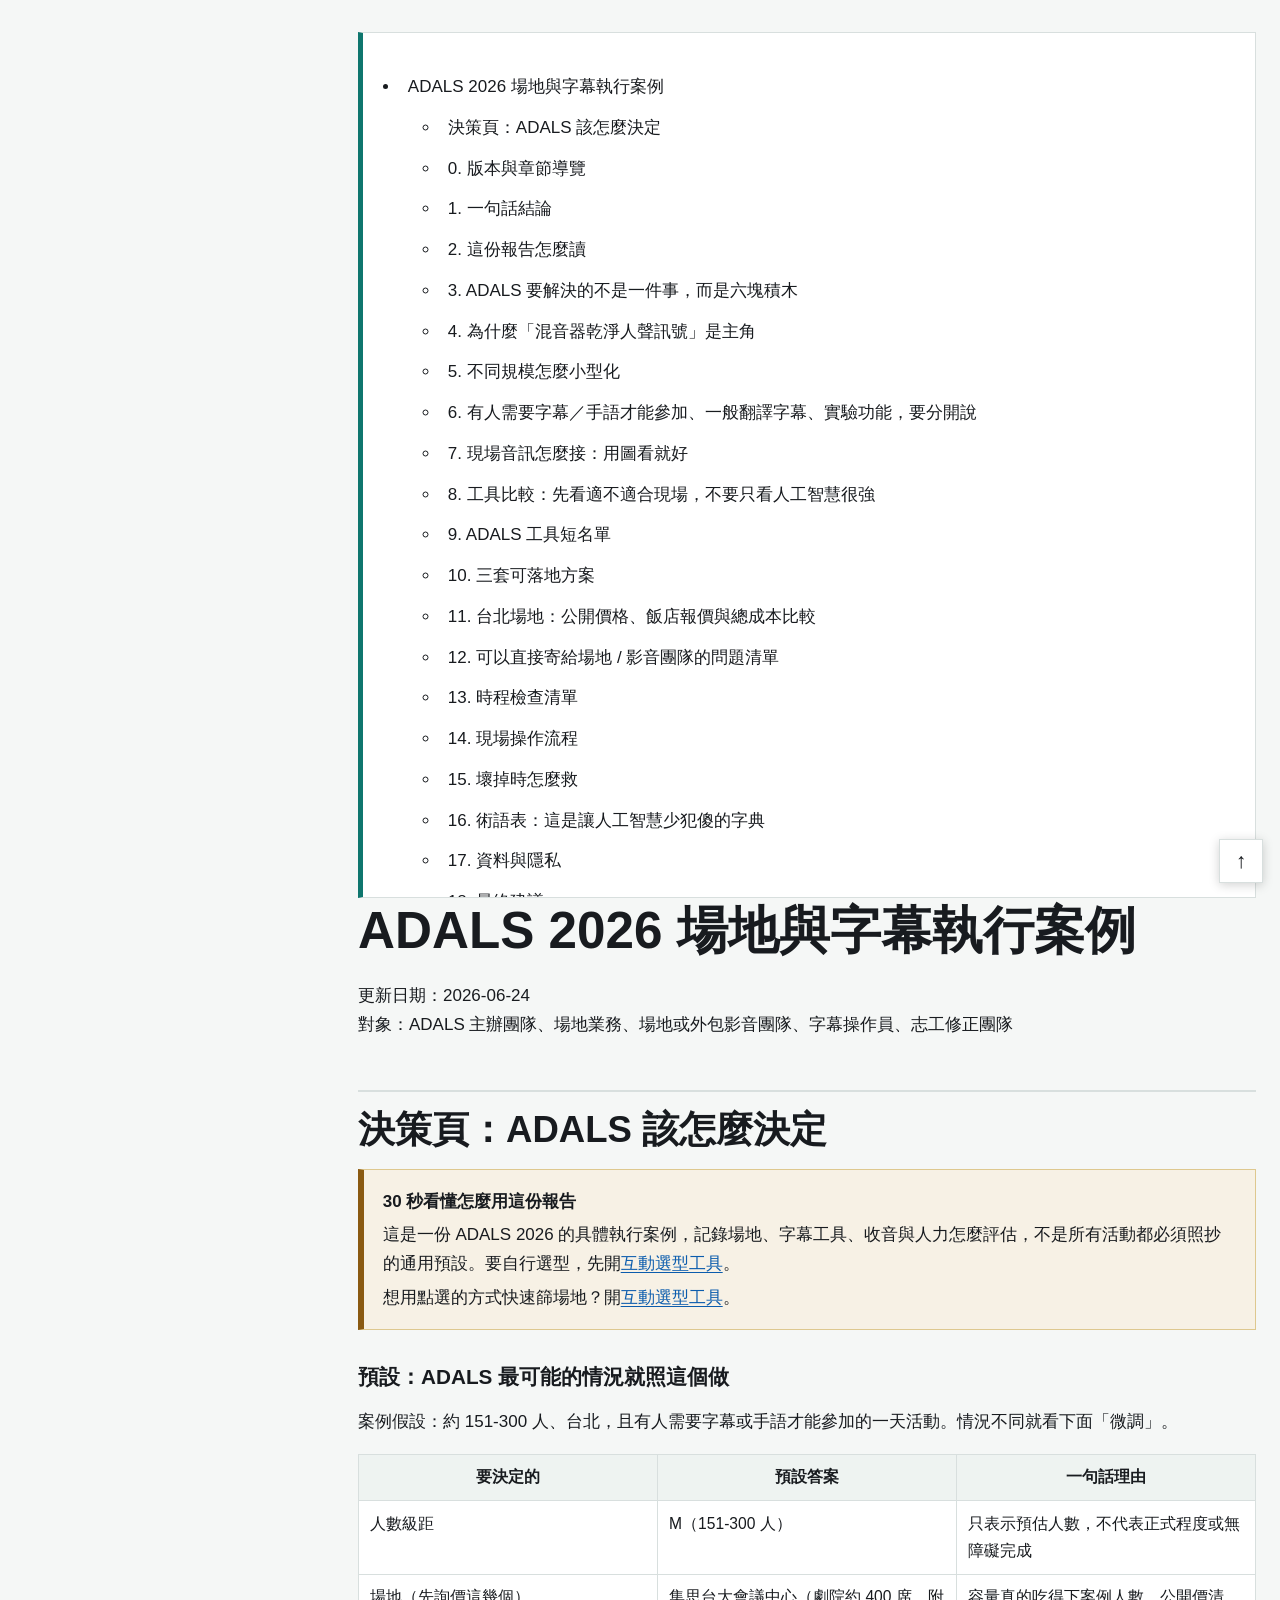
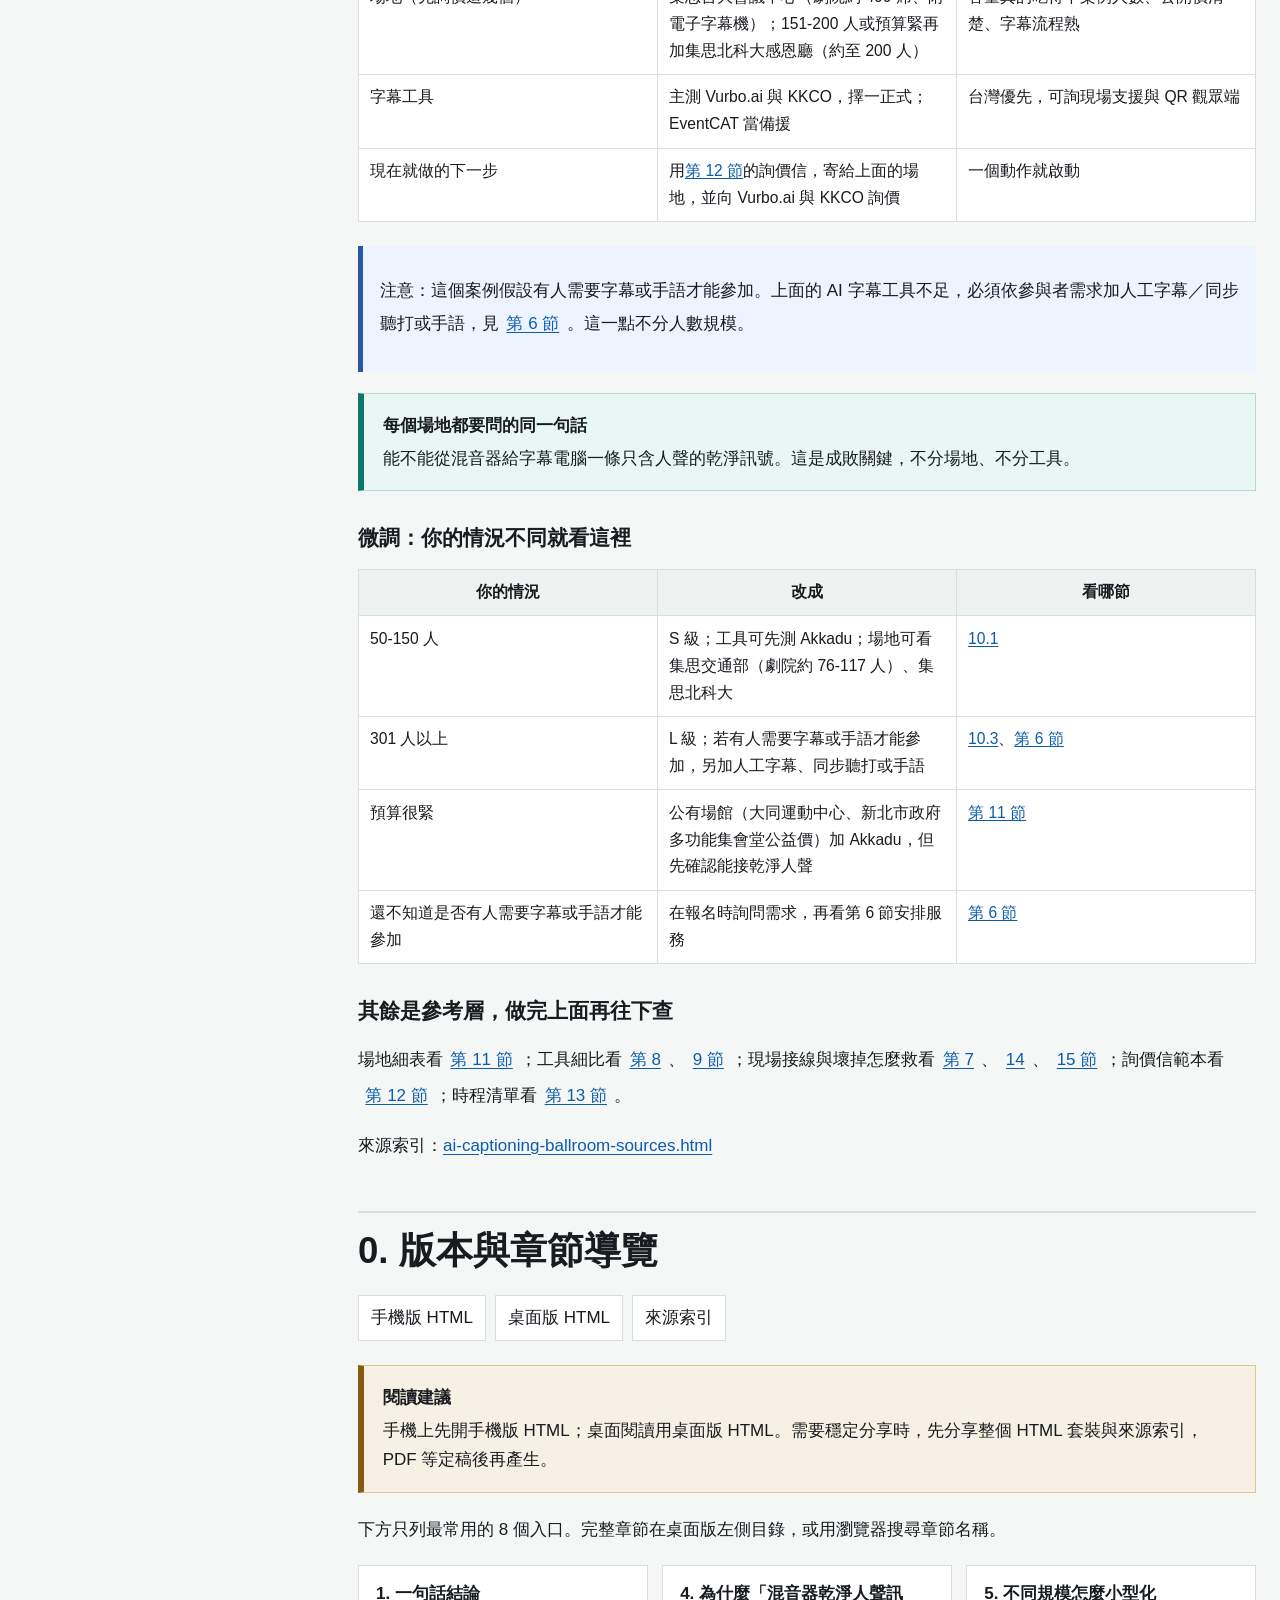
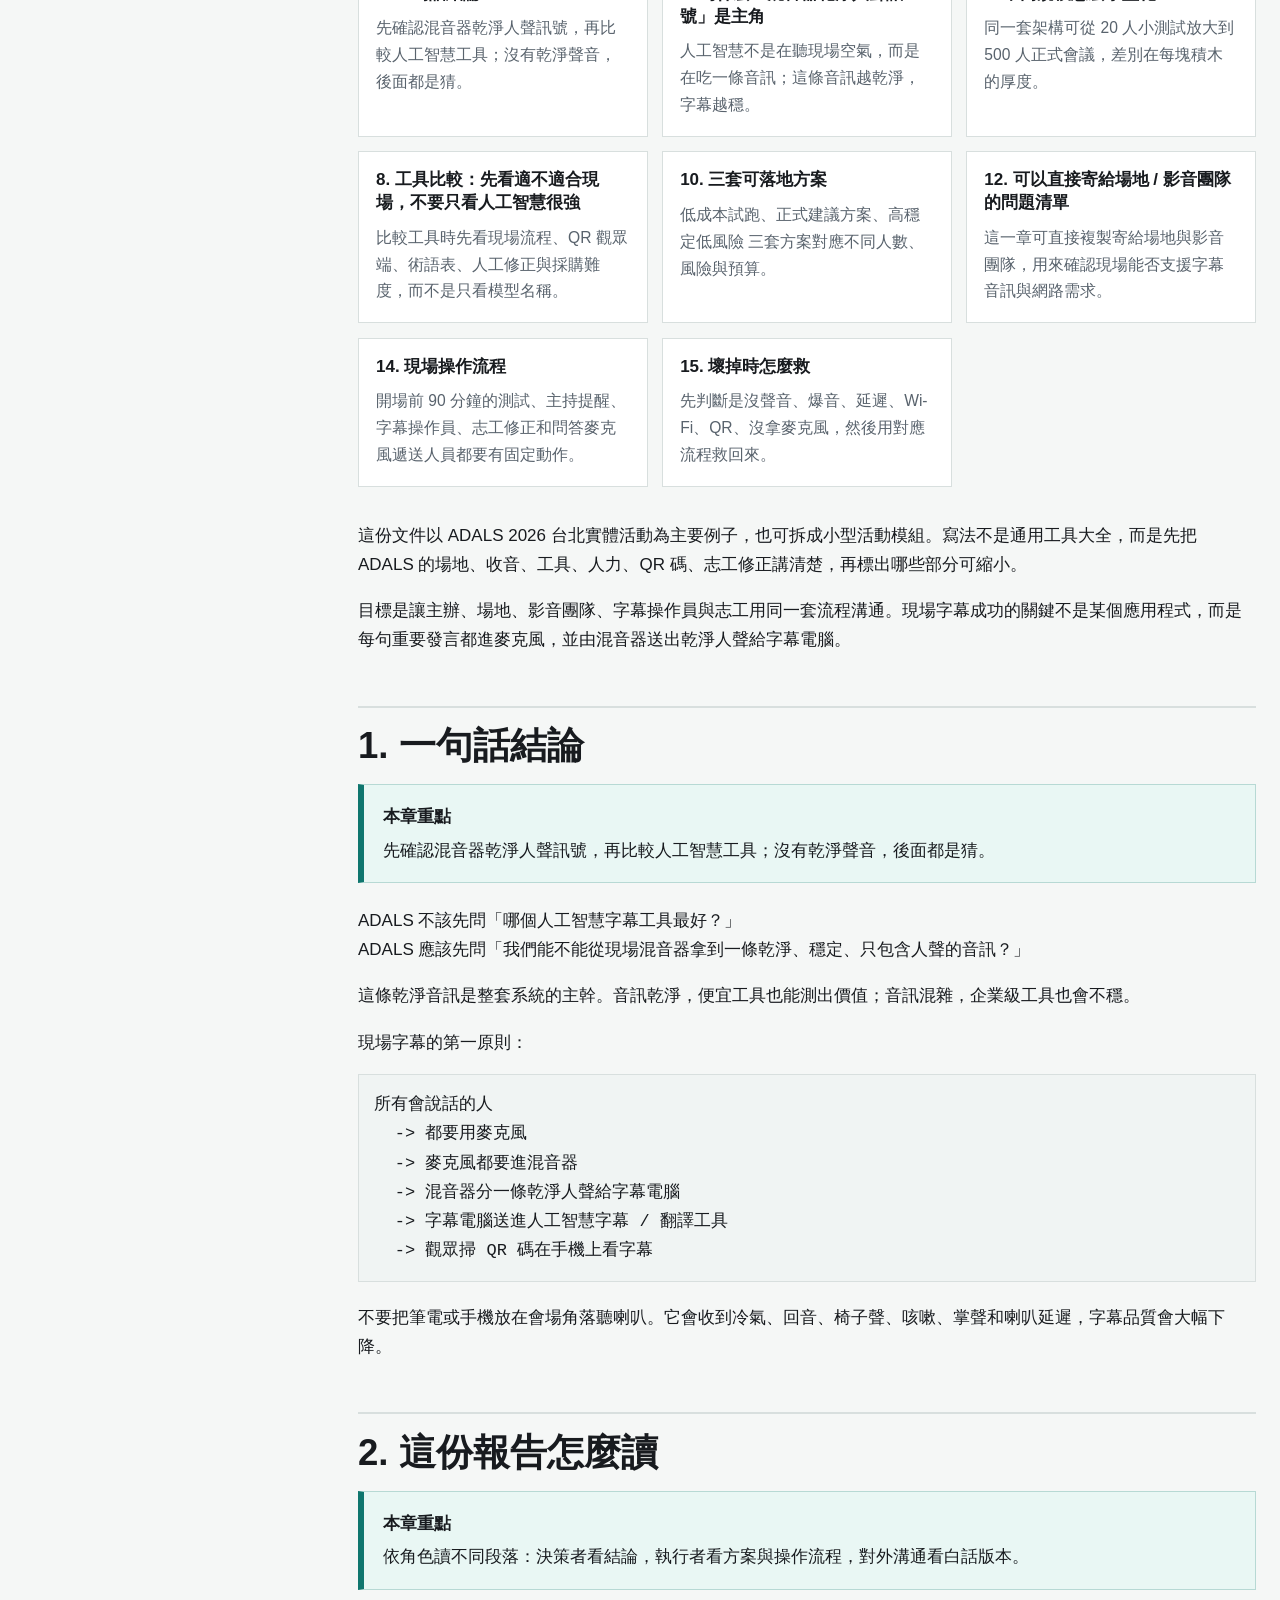
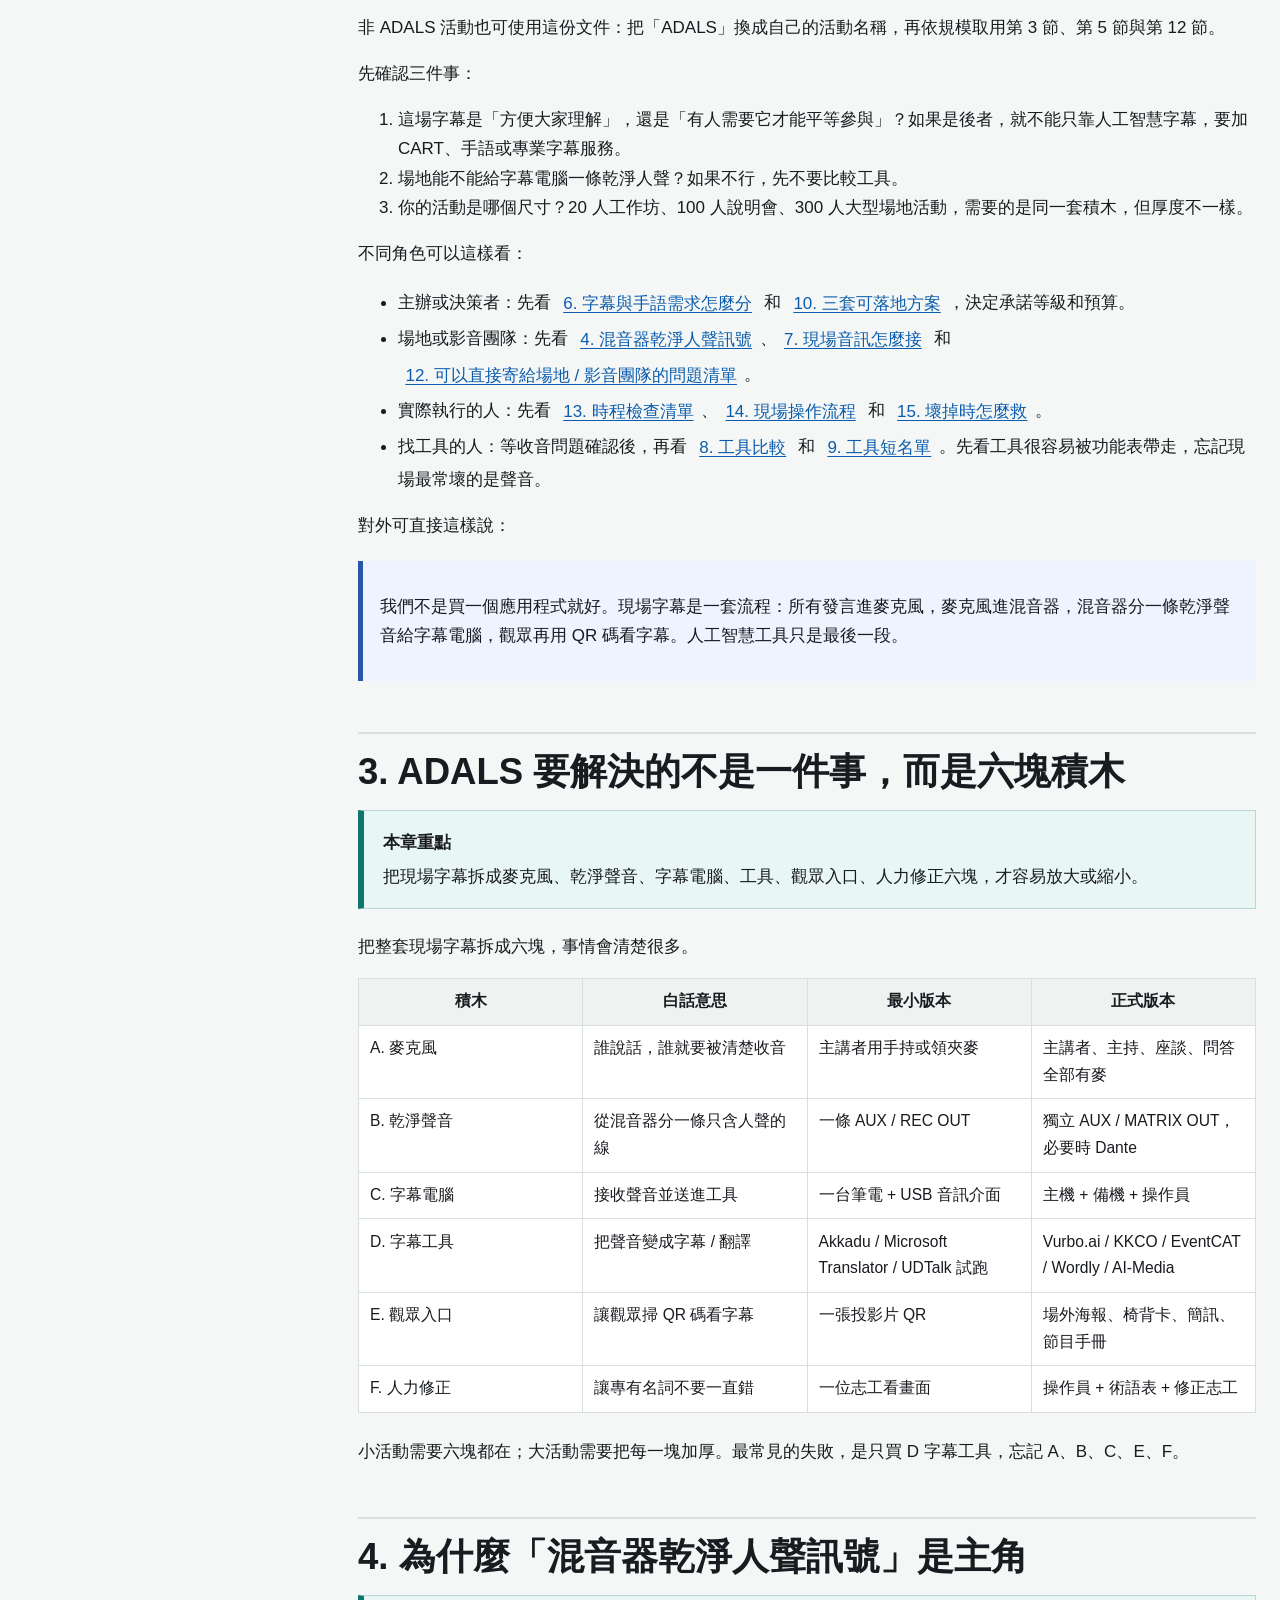
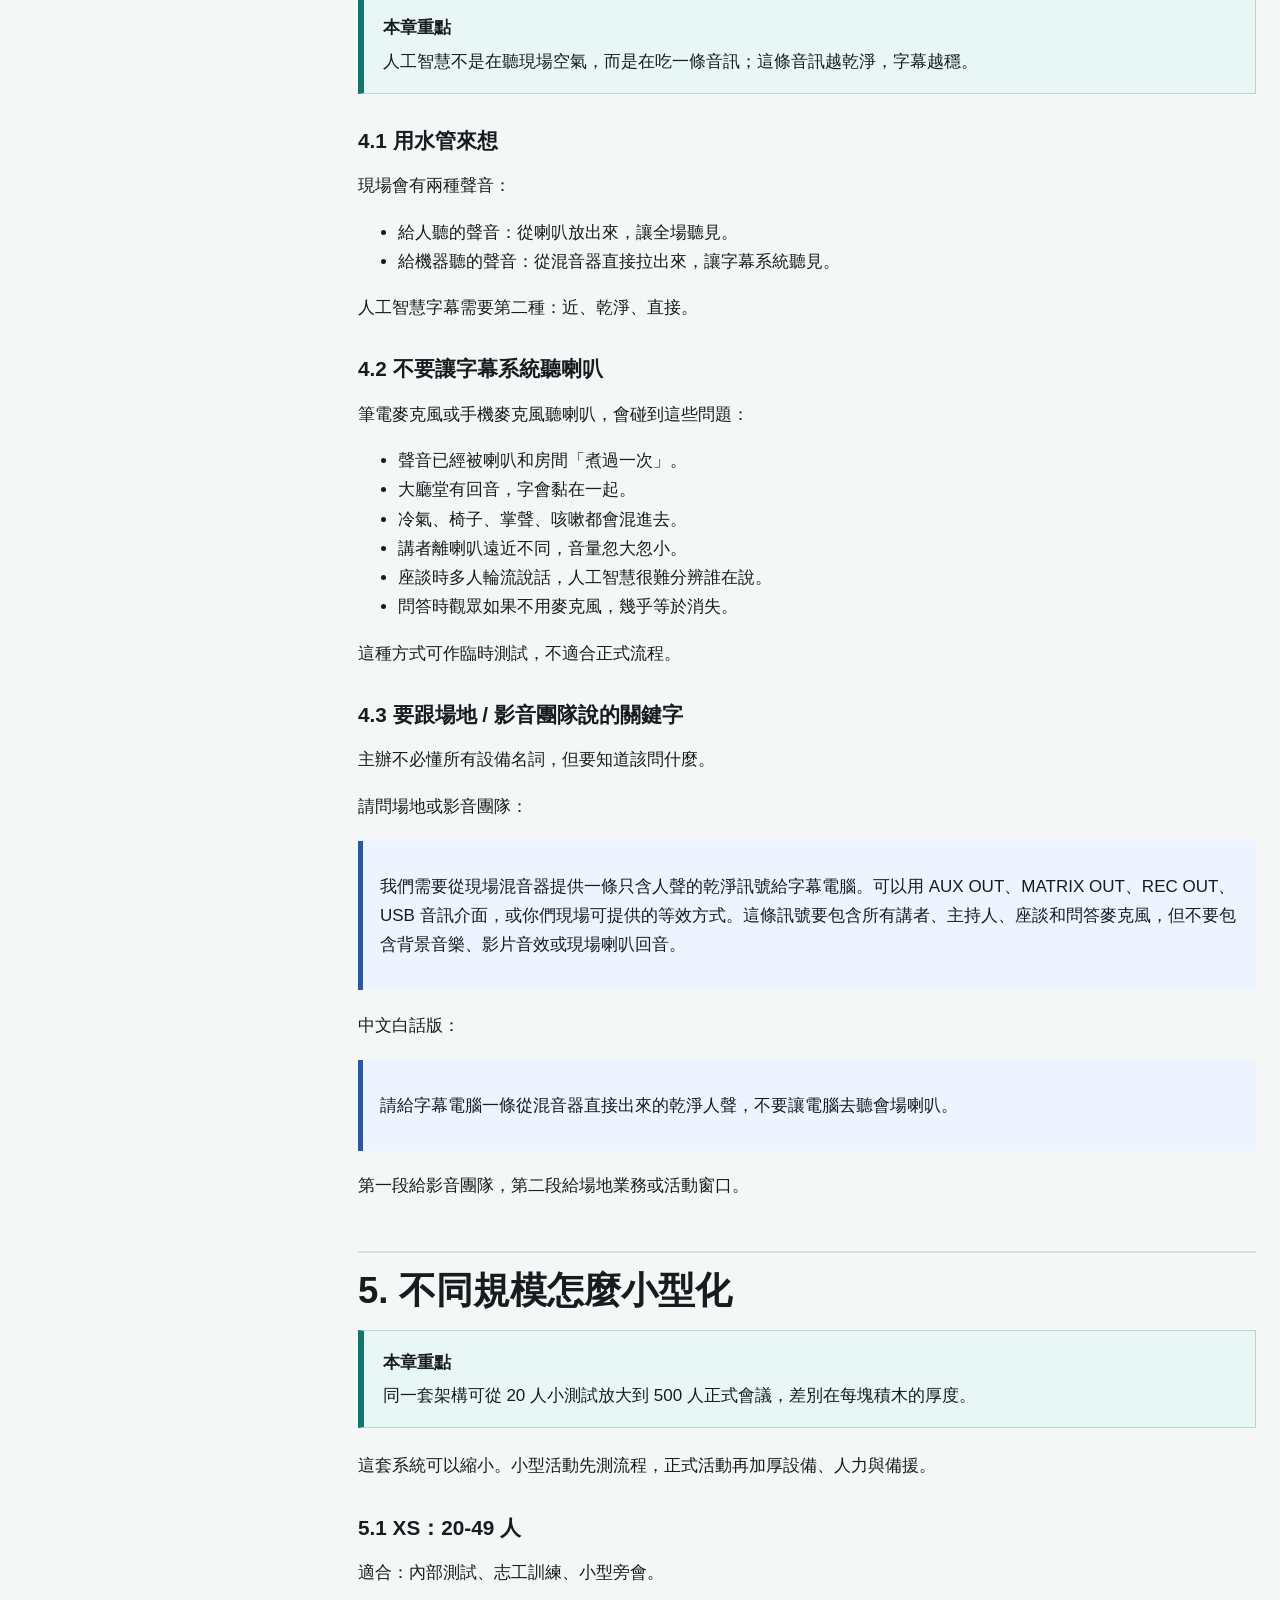
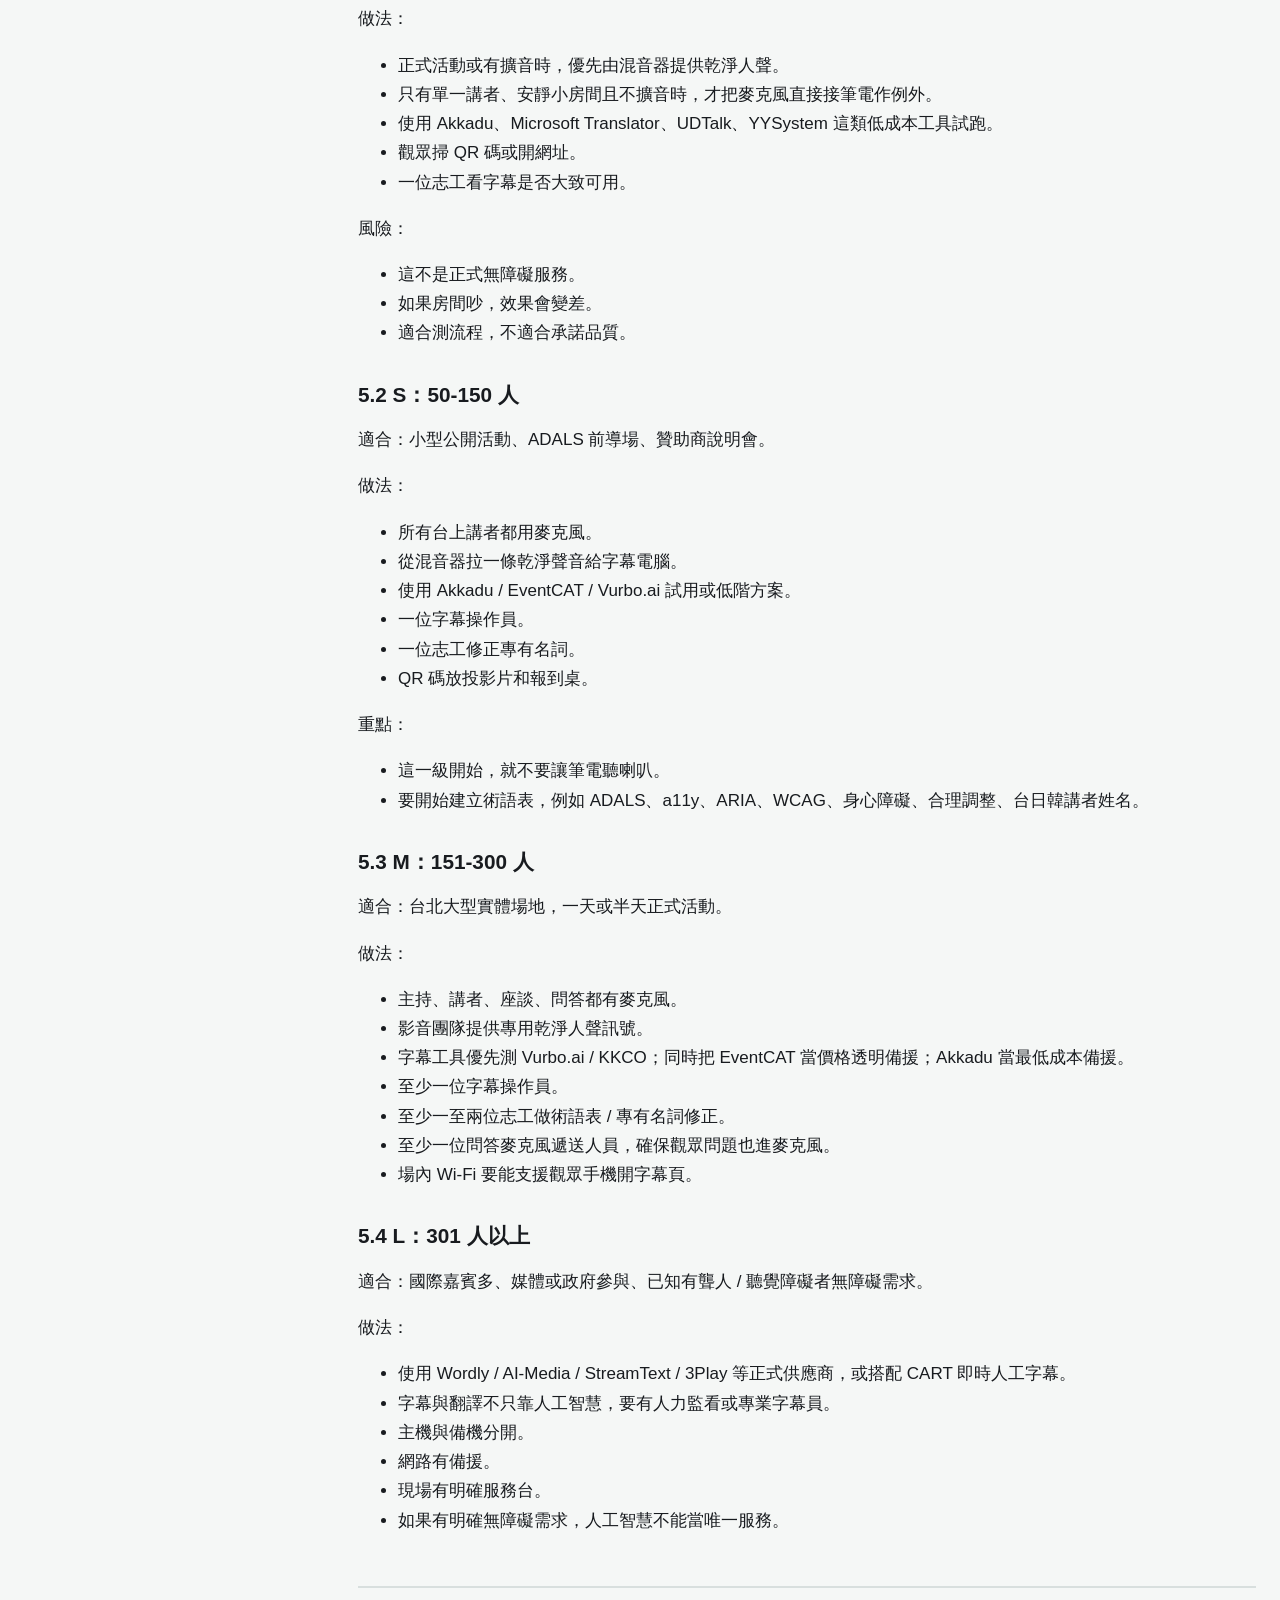
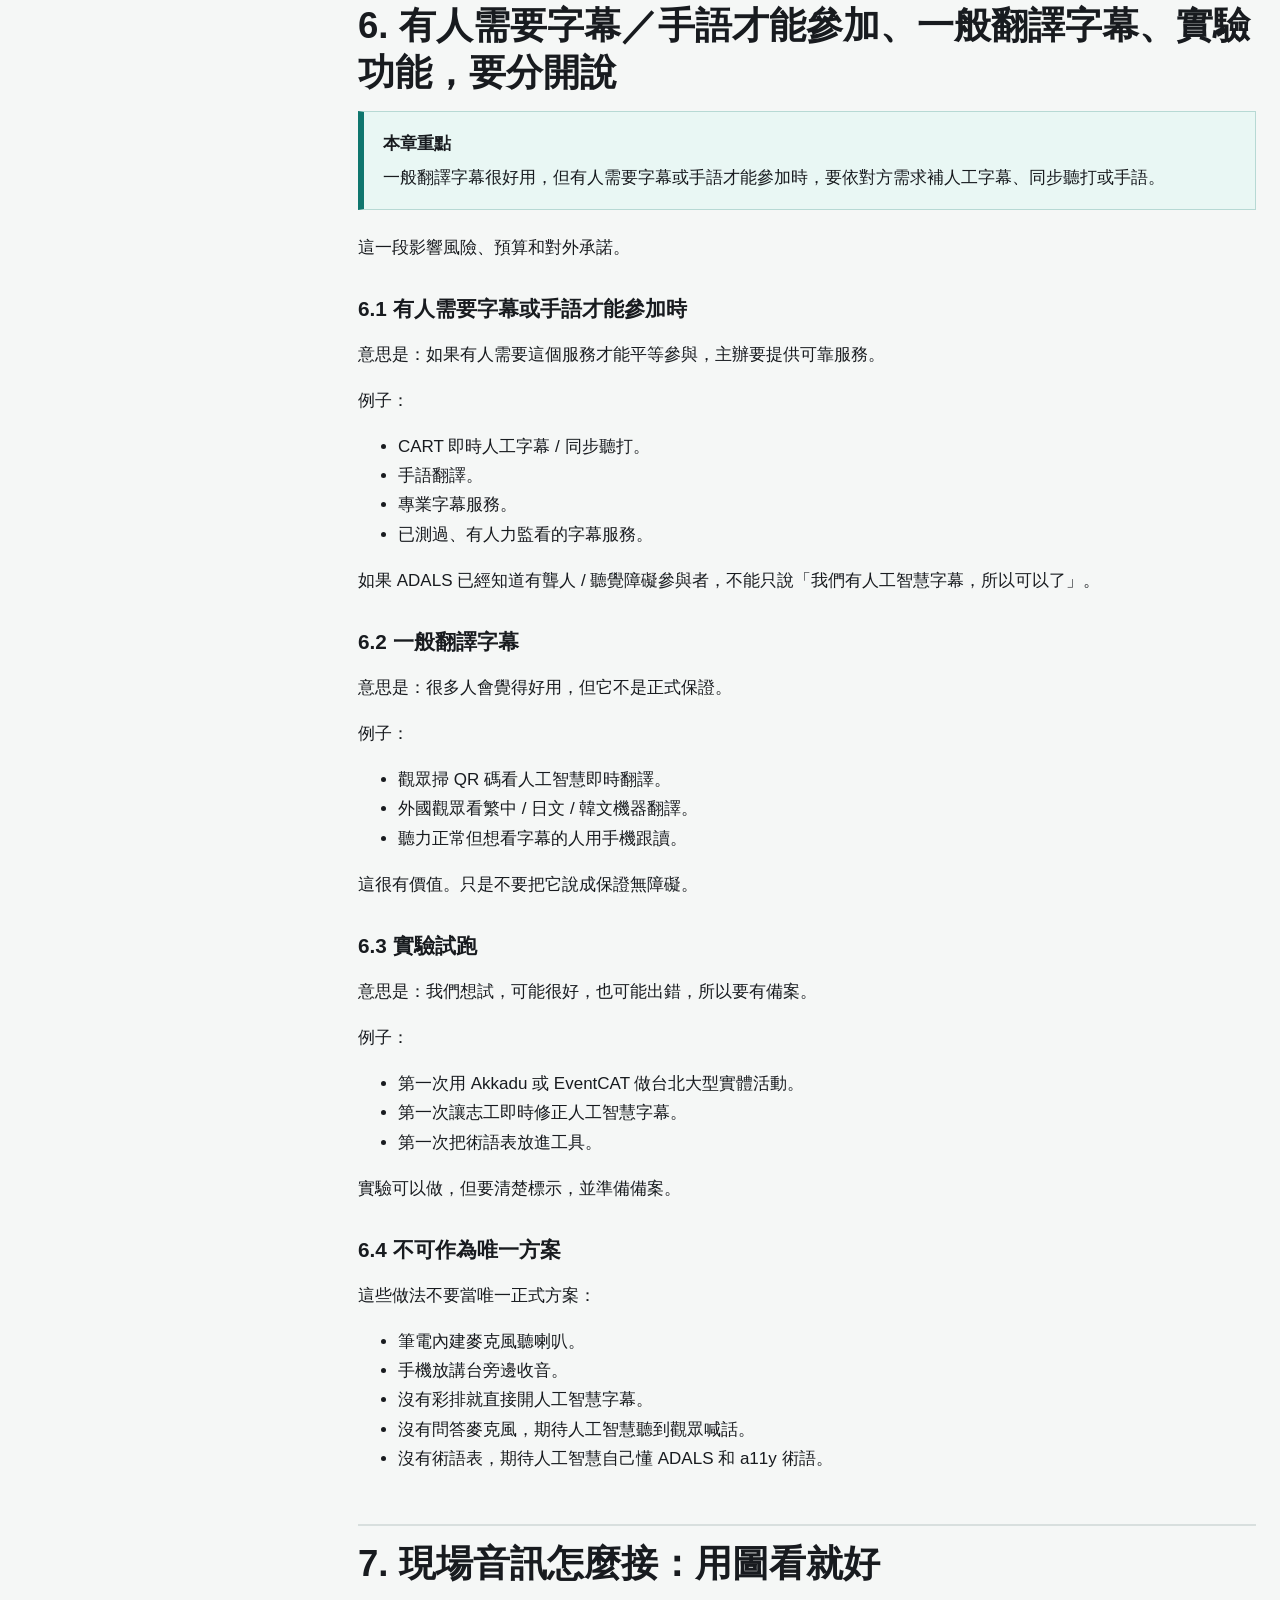
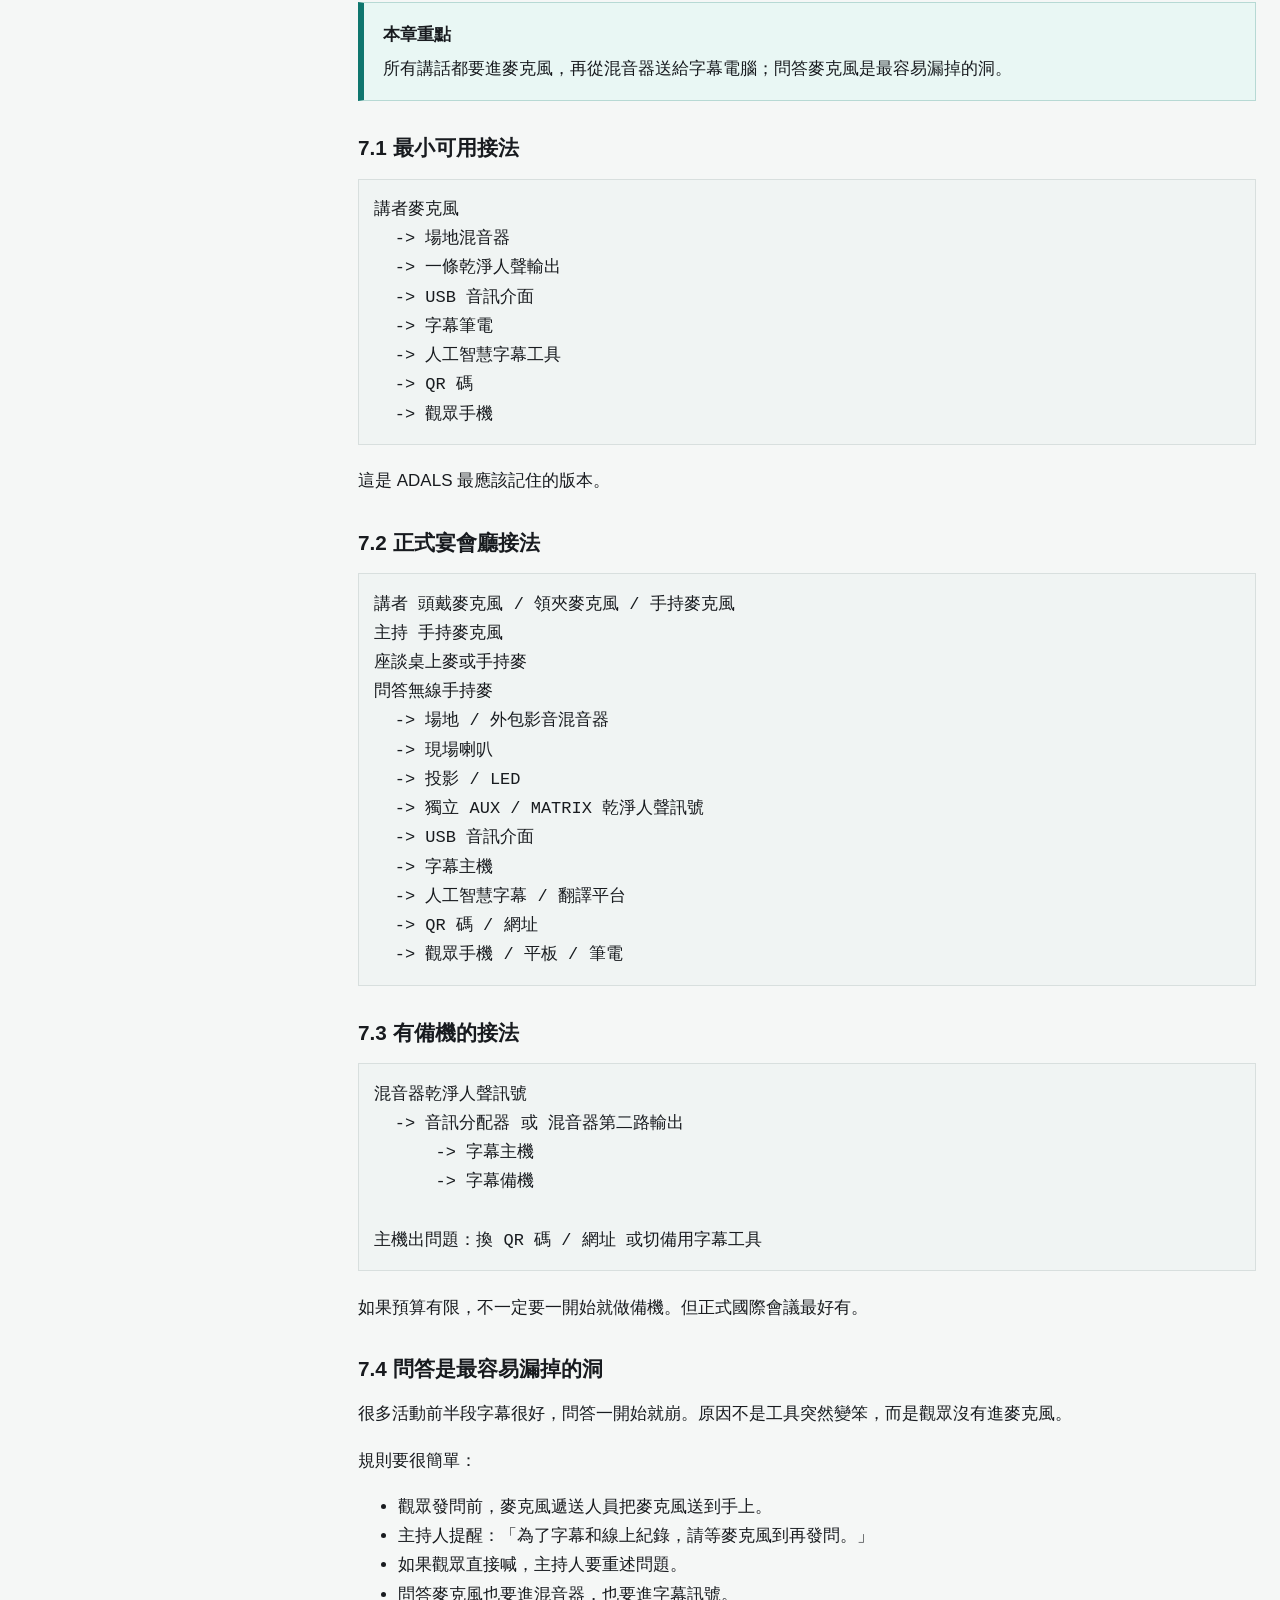
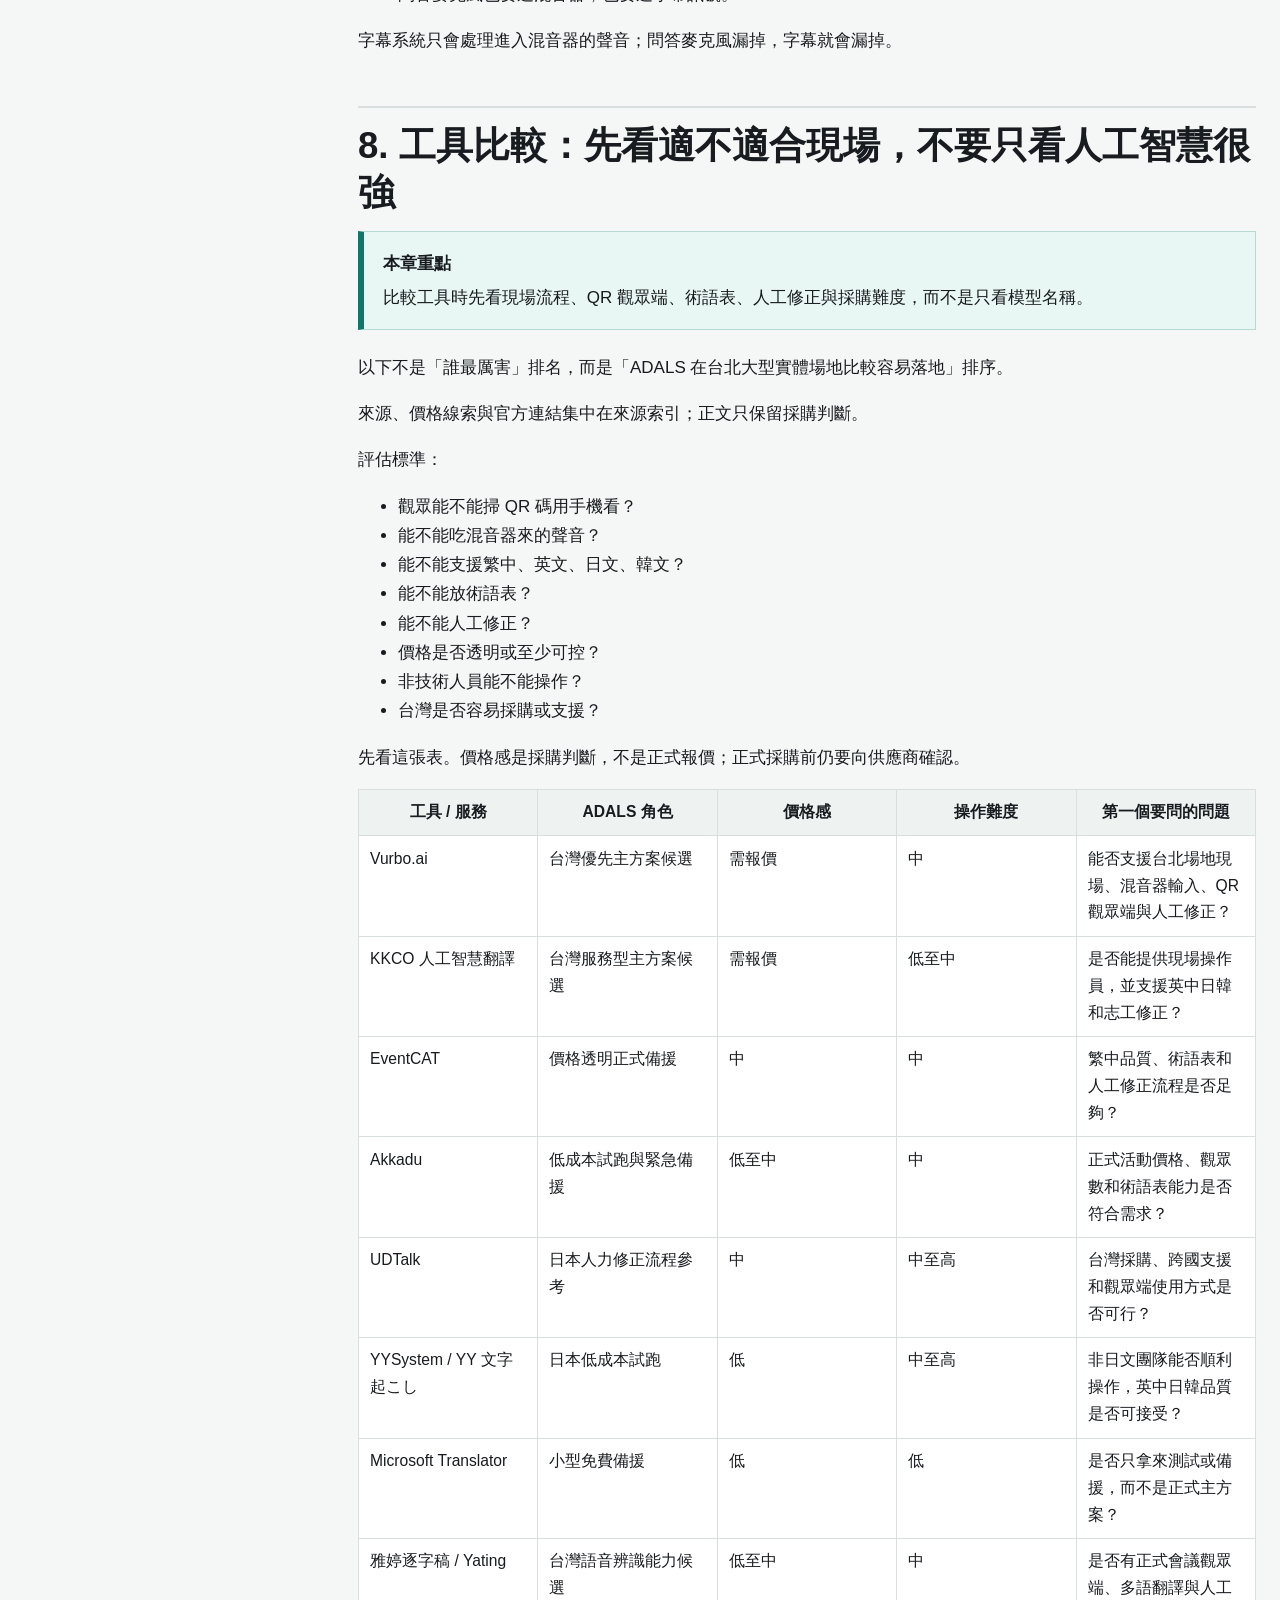
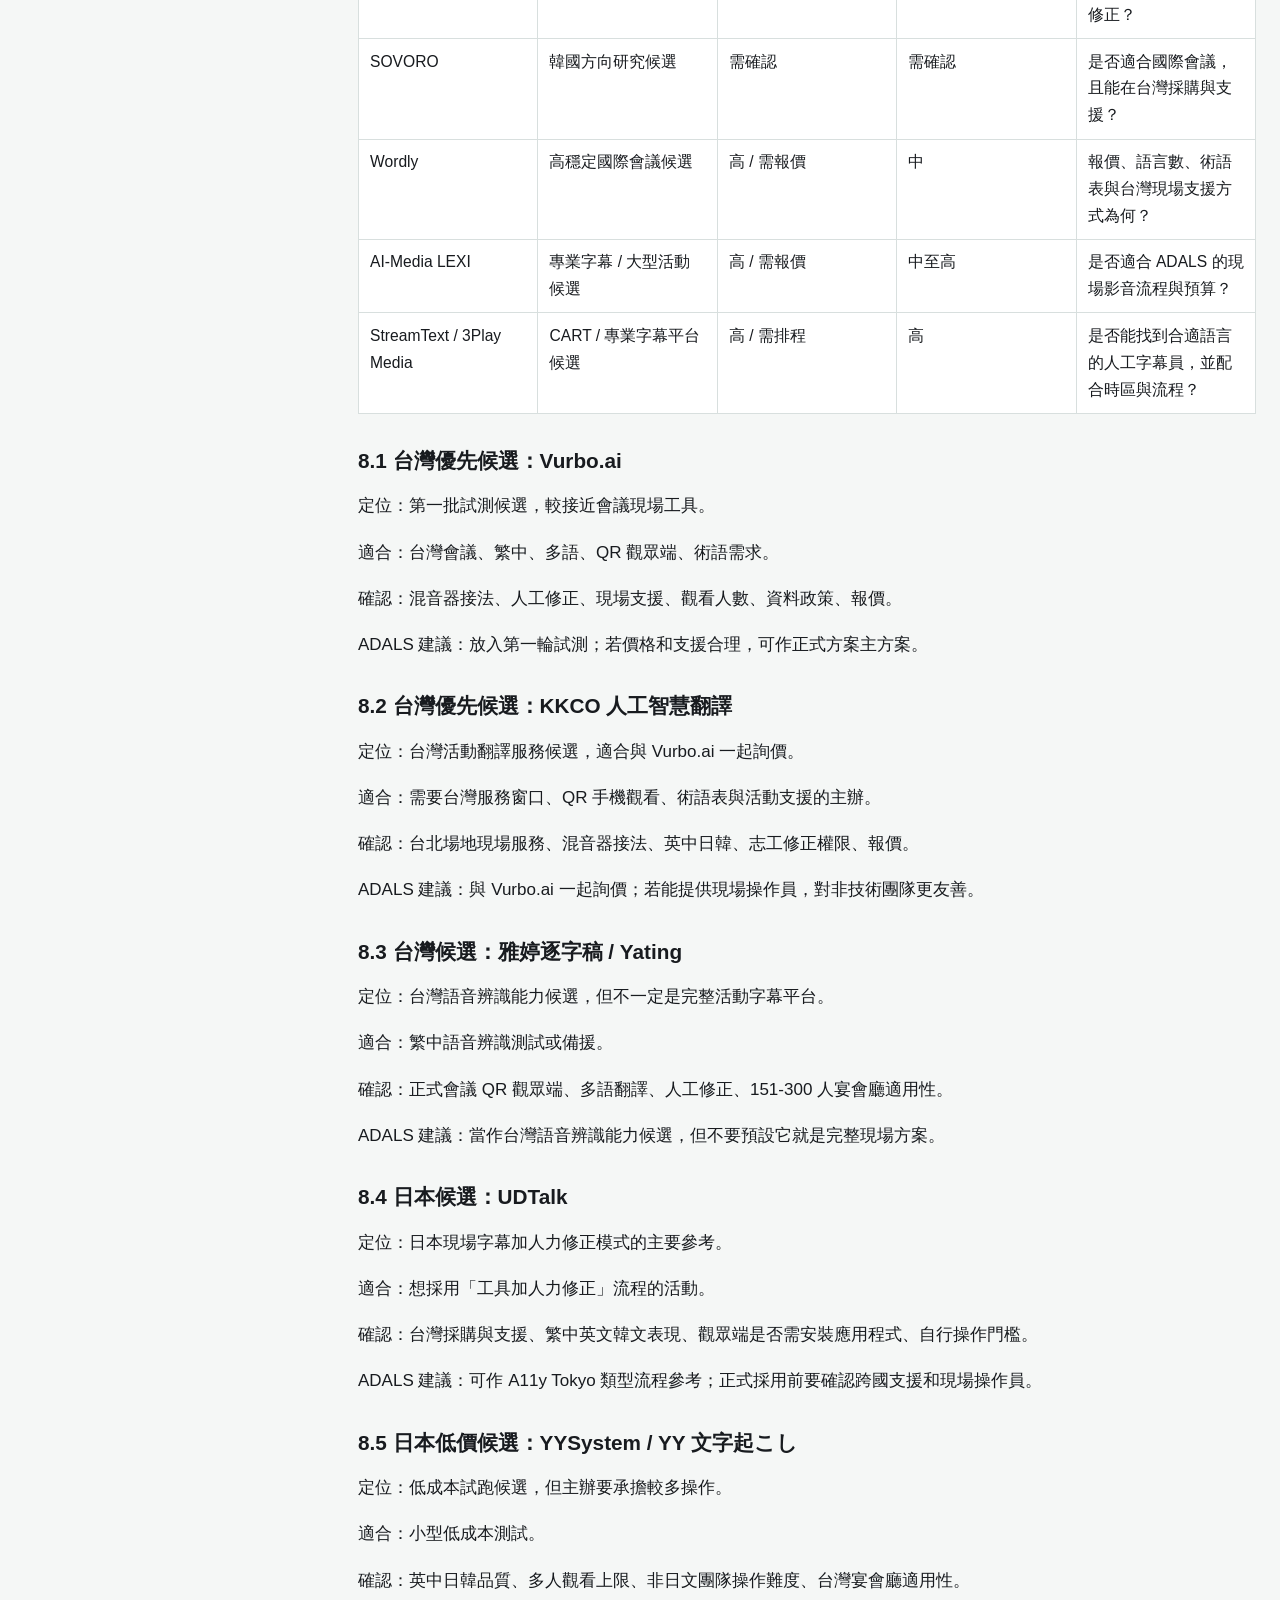
<file: ai-captioning-ballroom-solution.desktop.html>
<!DOCTYPE html>
<html xmlns="http://www.w3.org/1999/xhtml" lang="zh-Hant" xml:lang="zh-Hant">
<head>
  <meta charset="utf-8" />
  <meta name="generator" content="pandoc" />
  <meta name="viewport" content="width=device-width, initial-scale=1.0, user-scalable=yes" />
  <title>ADALS 2026 場地與字幕執行案例</title>
  <style>
    /* Default styles provided by pandoc.
    ** See https://pandoc.org/MANUAL.html#variables-for-html for config info.
    */
    code{white-space: pre-wrap;}
    span.smallcaps{font-variant: small-caps;}
    div.columns{display: flex; gap: min(4vw, 1.5em);}
    div.column{flex: auto; overflow-x: auto;}
    div.hanging-indent{margin-left: 1.5em; text-indent: -1.5em;}
    /* The extra [class] is a hack that increases specificity enough to
       override a similar rule in reveal.js */
    ul.task-list[class]{list-style: none;}
    ul.task-list li input[type="checkbox"] {
      font-size: inherit;
      width: 0.8em;
      margin: 0 0.8em 0.2em -1.6em;
      vertical-align: middle;
    }
    .display.math{display: block; text-align: center; margin: 0.5rem auto;}
  </style>
  <link rel="stylesheet" href="report-enhanced.css" />
  <link rel="stylesheet" href="report-desktop.css" />
  <meta name="description" content="ADALS 2026 場地、收音、即時字幕、翻譯工具、人力與備援的實際規劃案例。">
  <link rel="canonical" href="https://apac-aia.github.io/event-captioning/ai-captioning-ballroom-solution.desktop.html">
  <link rel="icon" href="data:,">
  <script type="application/ld+json">
  {
    "@context": "https://schema.org",
    "@type": "Article",
    "headline": "ADALS 2026 場地與字幕執行案例",
    "description": "ADALS 2026 場地、收音、即時字幕、翻譯工具、人力與備援的實際規劃案例。",
    "inLanguage": "zh-Hant",
    "dateModified": "2026-07-14",
    "mainEntityOfPage": "https://apac-aia.github.io/event-captioning/ai-captioning-ballroom-solution.desktop.html",
    "publisher": {
      "@type": "Organization",
      "name": "APAC Authentic Inclusion Association"
    }
  }
  </script>
</head>
<body>
<a class="skip-link" href="#main-content">跳到主要內容</a>
<main id="main-content">
<nav id="TOC" role="doc-toc">
<ul>
<li><a href="#adals-2026-場地與字幕執行案例"
id="toc-adals-2026-場地與字幕執行案例">ADALS 2026 場地與字幕執行案例</a>
<ul>
<li><a href="#sec-decision" id="toc-sec-decision">決策頁：ADALS
該怎麼決定</a>
<ul>
<li><a href="#預設adals-最可能的情況就照這個做"
id="toc-預設adals-最可能的情況就照這個做">預設：ADALS
最可能的情況就照這個做</a></li>
<li><a href="#微調你的情況不同就看這裡"
id="toc-微調你的情況不同就看這裡">微調：你的情況不同就看這裡</a></li>
<li><a href="#其餘是參考層做完上面再往下查"
id="toc-其餘是參考層做完上面再往下查">其餘是參考層，做完上面再往下查</a></li>
</ul></li>
<li><a href="#sec-navigation" id="toc-sec-navigation">0.
版本與章節導覽</a></li>
<li><a href="#sec-conclusion" id="toc-sec-conclusion">1.
一句話結論</a></li>
<li><a href="#sec-how-to-read" id="toc-sec-how-to-read">2.
這份報告怎麼讀</a></li>
<li><a href="#sec-six-blocks" id="toc-sec-six-blocks">3. ADALS
要解決的不是一件事，而是六塊積木</a></li>
<li><a href="#sec-clean-訊號" id="toc-sec-clean-訊號">4.
為什麼「混音器乾淨人聲訊號」是主角</a>
<ul>
<li><a href="#用水管來想" id="toc-用水管來想">4.1 用水管來想</a></li>
<li><a href="#不要讓字幕系統聽喇叭" id="toc-不要讓字幕系統聽喇叭">4.2
不要讓字幕系統聽喇叭</a></li>
<li><a href="#要跟場地-影音團隊說的關鍵字"
id="toc-要跟場地-影音團隊說的關鍵字">4.3 要跟場地 /
影音團隊說的關鍵字</a></li>
</ul></li>
<li><a href="#sec-scale" id="toc-sec-scale">5. 不同規模怎麼小型化</a>
<ul>
<li><a href="#xs20-49-人" id="toc-xs20-49-人">5.1 XS：20-49 人</a></li>
<li><a href="#s50-150-人" id="toc-s50-150-人">5.2 S：50-150 人</a></li>
<li><a href="#m151-300-人" id="toc-m151-300-人">5.3 M：151-300
人</a></li>
<li><a href="#l301-人以上" id="toc-l301-人以上">5.4 L：301
人以上</a></li>
</ul></li>
<li><a href="#sec-access-levels" id="toc-sec-access-levels">6.
有人需要字幕／手語才能參加、一般翻譯字幕、實驗功能，要分開說</a>
<ul>
<li><a href="#有人需要字幕或手語才能參加時"
id="toc-有人需要字幕或手語才能參加時">6.1
有人需要字幕或手語才能參加時</a></li>
<li><a href="#一般翻譯字幕" id="toc-一般翻譯字幕">6.2
一般翻譯字幕</a></li>
<li><a href="#實驗試跑" id="toc-實驗試跑">6.3 實驗試跑</a></li>
<li><a href="#不可作為唯一方案" id="toc-不可作為唯一方案">6.4
不可作為唯一方案</a></li>
</ul></li>
<li><a href="#sec-audio-路由" id="toc-sec-audio-路由">7.
現場音訊怎麼接：用圖看就好</a>
<ul>
<li><a href="#最小可用接法" id="toc-最小可用接法">7.1
最小可用接法</a></li>
<li><a href="#正式宴會廳接法" id="toc-正式宴會廳接法">7.2
正式宴會廳接法</a></li>
<li><a href="#有備機的接法" id="toc-有備機的接法">7.3
有備機的接法</a></li>
<li><a href="#問答是最容易漏掉的洞" id="toc-問答是最容易漏掉的洞">7.4
問答是最容易漏掉的洞</a></li>
</ul></li>
<li><a href="#sec-tools" id="toc-sec-tools">8.
工具比較：先看適不適合現場，不要只看人工智慧很強</a>
<ul>
<li><a href="#台灣優先候選vurbo.ai" id="toc-台灣優先候選vurbo.ai">8.1
台灣優先候選：Vurbo.ai</a></li>
<li><a href="#台灣優先候選kkco-人工智慧翻譯"
id="toc-台灣優先候選kkco-人工智慧翻譯">8.2 台灣優先候選：KKCO
人工智慧翻譯</a></li>
<li><a href="#台灣候選雅婷逐字稿-yating"
id="toc-台灣候選雅婷逐字稿-yating">8.3 台灣候選：雅婷逐字稿 /
Yating</a></li>
<li><a href="#日本候選udtalk" id="toc-日本候選udtalk">8.4
日本候選：UDTalk</a></li>
<li><a href="#日本低價候選yysystem-yy-文字起こし"
id="toc-日本低價候選yysystem-yy-文字起こし">8.5 日本低價候選：YYSystem /
YY 文字起こし</a></li>
<li><a href="#韓國優先備援eventcat" id="toc-韓國優先備援eventcat">8.6
韓國優先備援：EventCAT</a></li>
<li><a href="#韓國候選sovoro" id="toc-韓國候選sovoro">8.7
韓國候選：SOVORO</a></li>
<li><a href="#低成本國際候選akkadu" id="toc-低成本國際候選akkadu">8.8
低成本國際候選：Akkadu</a></li>
<li><a href="#免費或近免費microsoft-translator"
id="toc-免費或近免費microsoft-translator">8.9 免費或近免費：Microsoft
Translator</a></li>
<li><a href="#正式國際供應商wordly" id="toc-正式國際供應商wordly">8.10
正式國際供應商：Wordly</a></li>
<li><a href="#正式字幕-廣播供應商ai-media-lexi"
id="toc-正式字幕-廣播供應商ai-media-lexi">8.11 正式字幕 /
廣播供應商：AI-Media LEXI</a></li>
<li><a href="#cart-即時人工字幕-專業字幕平台streamtext-3play-media"
id="toc-cart-即時人工字幕-專業字幕平台streamtext-3play-media">8.12 CART
即時人工字幕 / 專業字幕平台：StreamText / 3Play Media</a></li>
</ul></li>
<li><a href="#sec-shortlist" id="toc-sec-shortlist">9. ADALS
工具短名單</a>
<ul>
<li><a href="#第一輪試測名單"
id="toc-第一輪試測名單">第一輪試測名單</a></li>
<li><a href="#推薦排序" id="toc-推薦排序">推薦排序</a></li>
</ul></li>
<li><a href="#sec-packages" id="toc-sec-packages">10. 三套可落地方案</a>
<ul>
<li><a href="#精簡自營方案" id="toc-精簡自營方案">10.1
精簡自營方案</a></li>
<li><a href="#供應商支援方案" id="toc-供應商支援方案">10.2
供應商支援方案</a></li>
<li><a href="#高保障方案" id="toc-高保障方案">10.3 高保障方案</a></li>
</ul></li>
<li><a href="#sec-venues" id="toc-sec-venues">11.
台北場地：公開價格、飯店報價與總成本比較</a>
<ul>
<li><a href="#先看怎麼比" id="toc-先看怎麼比">11.1 先看怎麼比</a></li>
<li><a href="#非飯店與會議場地公開價格"
id="toc-非飯店與會議場地公開價格">11.2 非飯店與會議場地公開價格</a></li>
<li><a href="#飯店與宴會場地公開每日-半日報價"
id="toc-飯店與宴會場地公開每日-半日報價">11.3 飯店與宴會場地公開每日 /
半日報價</a></li>
<li><a href="#用-200-人粗算差距會很明顯"
id="toc-用-200-人粗算差距會很明顯">11.4 用 200
人粗算，差距會很明顯</a></li>
<li><a href="#建議詢價方式" id="toc-建議詢價方式">11.5
建議詢價方式</a></li>
</ul></li>
<li><a href="#sec-rfp" id="toc-sec-rfp">12. 可以直接寄給場地 /
影音團隊的問題清單</a>
<ul>
<li><a href="#短版電子郵件" id="toc-短版電子郵件">12.1
短版電子郵件</a></li>
<li><a href="#給影音團隊的白話需求單"
id="toc-給影音團隊的白話需求單">12.2 給影音團隊的白話需求單</a></li>
<li><a href="#彩排時一定要測" id="toc-彩排時一定要測">12.3
彩排時一定要測</a></li>
</ul></li>
<li><a href="#sec-timeline" id="toc-sec-timeline">13. 時程檢查清單</a>
<ul>
<li><a href="#活動前-60-天" id="toc-活動前-60-天">活動前 60 天</a></li>
<li><a href="#活動前-30-天" id="toc-活動前-30-天">活動前 30 天</a></li>
<li><a href="#活動前-14-天" id="toc-活動前-14-天">活動前 14 天</a></li>
<li><a href="#活動前-7-天" id="toc-活動前-7-天">活動前 7 天</a></li>
<li><a href="#活動前-1-天" id="toc-活動前-1-天">活動前 1 天</a></li>
</ul></li>
<li><a href="#sec-現場操作手冊" id="toc-sec-現場操作手冊">14.
現場操作流程</a>
<ul>
<li><a href="#開場前-90-分鐘" id="toc-開場前-90-分鐘">14.1 開場前 90
分鐘</a></li>
<li><a href="#開場前-15-分鐘" id="toc-開場前-15-分鐘">14.2 開場前 15
分鐘</a></li>
<li><a href="#字幕操作員操作流程" id="toc-字幕操作員操作流程">14.3
字幕操作員操作流程</a></li>
<li><a href="#志工修正操作流程" id="toc-志工修正操作流程">14.4
志工修正操作流程</a></li>
<li><a href="#問答麥克風遞送人員操作流程"
id="toc-問答麥克風遞送人員操作流程">14.5
問答麥克風遞送人員操作流程</a></li>
<li><a href="#會後錄影與字幕交付" id="toc-會後錄影與字幕交付">14.6
會後錄影與字幕交付</a></li>
</ul></li>
<li><a href="#sec-failures" id="toc-sec-failures">15. 壞掉時怎麼救</a>
<ul>
<li><a href="#沒聲音" id="toc-沒聲音">15.1 沒聲音</a></li>
<li><a href="#聲音爆掉" id="toc-聲音爆掉">15.2 聲音爆掉</a></li>
<li><a href="#字幕延遲" id="toc-字幕延遲">15.3 字幕延遲</a></li>
<li><a href="#wi-fi-壞掉" id="toc-wi-fi-壞掉">15.4 Wi-Fi 壞掉</a></li>
<li><a href="#qr-碼掃不到" id="toc-qr-碼掃不到">15.5 QR
碼掃不到</a></li>
<li><a href="#講者沒拿麥克風" id="toc-講者沒拿麥克風">15.6
講者沒拿麥克風</a></li>
<li><a href="#人工智慧翻錯專有名詞" id="toc-人工智慧翻錯專有名詞">15.7
人工智慧翻錯專有名詞</a></li>
</ul></li>
<li><a href="#sec-術語表" id="toc-sec-術語表">16.
術語表：這是讓人工智慧少犯傻的字典</a></li>
<li><a href="#sec-隱私" id="toc-sec-隱私">17. 資料與隱私</a></li>
<li><a href="#sec-recommendation" id="toc-sec-recommendation">18.
最終建議</a></li>
<li><a href="#sec-decision-table" id="toc-sec-decision-table">19.
採購決策表</a></li>
<li><a href="#sec-host-script" id="toc-sec-host-script">20.
附錄：給主持人的提醒詞</a>
<ul>
<li><a href="#開場" id="toc-開場">開場</a></li>
<li><a href="#問答前" id="toc-問答前">問答前</a></li>
<li><a href="#字幕出錯時" id="toc-字幕出錯時">字幕出錯時</a></li>
</ul></li>
<li><a href="#sec-test-script" id="toc-sec-test-script">21.
附錄：測試腳本</a></li>
<li><a href="#sec-source-index" id="toc-sec-source-index">22.
附錄：來源索引怎麼用</a></li>
</ul></li>
</ul>
</nav>
<h1 id="adals-2026-場地與字幕執行案例">ADALS 2026
場地與字幕執行案例</h1>
<p>更新日期：2026-06-24<br />
對象：ADALS
主辦團隊、場地業務、場地或外包影音團隊、字幕操作員、志工修正團隊</p>
<h2 id="sec-decision">決策頁：ADALS 該怎麼決定</h2>
<div class="section-highlight section-highlight-primary">
<strong>30 秒看懂怎麼用這份報告</strong>
<p>
這是一份 ADALS 2026
的具體執行案例，記錄場地、字幕工具、收音與人力怎麼評估，不是所有活動都必須照抄的通用預設。要自行選型，先開<a href="index.html">互動選型工具</a>。
</p>
<p>
想用點選的方式快速篩場地？開<a href="index.html">互動選型工具</a>。
</p>
</div>
<h3 id="預設adals-最可能的情況就照這個做">預設：ADALS
最可能的情況就照這個做</h3>
<p>案例假設：約 151-300
人、台北，且有人需要字幕或手語才能參加的一天活動。情況不同就看下面「微調」。</p>
<table>
<colgroup>
<col style="width: 33%" />
<col style="width: 33%" />
<col style="width: 33%" />
</colgroup>
<thead>
<tr>
<th>要決定的</th>
<th>預設答案</th>
<th>一句話理由</th>
</tr>
</thead>
<tbody>
<tr>
<td>人數級距</td>
<td>M（151-300 人）</td>
<td>只表示預估人數，不代表正式程度或無障礙完成</td>
</tr>
<tr>
<td>場地（先詢價這幾個）</td>
<td>集思台大會議中心（劇院約 400 席、附電子字幕機）；151-200
人或預算緊再加集思北科大感恩廳（約至 200 人）</td>
<td>容量真的吃得下案例人數、公開價清楚、字幕流程熟</td>
</tr>
<tr>
<td>字幕工具</td>
<td>主測 Vurbo.ai 與 KKCO，擇一正式；EventCAT 當備援</td>
<td>台灣優先，可詢現場支援與 QR 觀眾端</td>
</tr>
<tr>
<td>現在就做的下一步</td>
<td>用<a href="#sec-rfp">第 12 節</a>的詢價信，寄給上面的場地，並向
Vurbo.ai 與 KKCO 詢價</td>
<td>一個動作就啟動</td>
</tr>
</tbody>
</table>
<blockquote>
<p>注意：這個案例假設有人需要字幕或手語才能參加。上面的 AI
字幕工具不足，必須依參與者需求加人工字幕／同步聽打或手語，見<a
href="#sec-access-levels">第 6 節</a>。這一點不分人數規模。</p>
</blockquote>
<div class="section-highlight">
<strong>每個場地都要問的同一句話</strong>
<p>
能不能從混音器給字幕電腦一條只含人聲的乾淨訊號。這是成敗關鍵，不分場地、不分工具。
</p>
</div>
<h3 id="微調你的情況不同就看這裡">微調：你的情況不同就看這裡</h3>
<table>
<colgroup>
<col style="width: 33%" />
<col style="width: 33%" />
<col style="width: 33%" />
</colgroup>
<thead>
<tr>
<th>你的情況</th>
<th>改成</th>
<th>看哪節</th>
</tr>
</thead>
<tbody>
<tr>
<td>50-150 人</td>
<td>S 級；工具可先測 Akkadu；場地可看集思交通部（劇院約 76-117
人）、集思北科大</td>
<td><a href="#sec-packages">10.1</a></td>
</tr>
<tr>
<td>301 人以上</td>
<td>L
級；若有人需要字幕或手語才能參加，另加人工字幕、同步聽打或手語</td>
<td><a href="#sec-packages">10.3</a>、<a href="#sec-access-levels">第 6
節</a></td>
</tr>
<tr>
<td>預算很緊</td>
<td>公有場館（大同運動中心、新北市政府多功能集會堂公益價）加
Akkadu，但先確認能接乾淨人聲</td>
<td><a href="#sec-venues">第 11 節</a></td>
</tr>
<tr>
<td>還不知道是否有人需要字幕或手語才能參加</td>
<td>在報名時詢問需求，再看第 6 節安排服務</td>
<td><a href="#sec-access-levels">第 6 節</a></td>
</tr>
</tbody>
</table>
<h3
id="其餘是參考層做完上面再往下查">其餘是參考層，做完上面再往下查</h3>
<p>場地細表看<a href="#sec-venues">第 11 節</a>；工具細比看<a
href="#sec-tools">第 8</a>、<a href="#sec-shortlist">9
節</a>；現場接線與壞掉怎麼救看<a href="#sec-audio-路由">第 7</a>、<a
href="#sec-現場操作手冊">14</a>、<a href="#sec-failures">15
節</a>；詢價信範本看<a href="#sec-rfp">第 12 節</a>；時程清單看<a
href="#sec-timeline">第 13 節</a>。</p>
<div class="page-break">

</div>
<p>來源索引：<a
href="ai-captioning-ballroom-sources.html">ai-captioning-ballroom-sources.html</a></p>
<h2 id="sec-navigation">0. 版本與章節導覽</h2>
<div class="version-switch" role="navigation" aria-label="閱讀版本">
<p><a href="ai-captioning-ballroom-solution.mobile.html">手機版 HTML</a>
<a href="ai-captioning-ballroom-solution.desktop.html">桌面版 HTML</a>
<a href="ai-captioning-ballroom-sources.html">來源索引</a></p>
</div>
<div class="section-highlight section-highlight-primary">
<strong>閱讀建議</strong>
<p>
手機上先開手機版 HTML；桌面閱讀用桌面版 HTML。需要穩定分享時，先分享整個
HTML 套裝與來源索引，PDF 等定稿後再產生。
</p>
</div>
<p>下方只列最常用的 8
個入口。完整章節在桌面版左側目錄，或用瀏覽器搜尋章節名稱。</p>
<div class="chapter-guide" aria-label="章節導覽">
<p><a class="chapter-card" href="#sec-conclusion"><strong>1.
一句話結論</strong><span>先確認混音器乾淨人聲訊號，再比較人工智慧工具；沒有乾淨聲音，後面都是猜。</span></a>
<a class="chapter-card" href="#sec-clean-訊號"><strong>4.
為什麼「混音器乾淨人聲訊號」是主角</strong><span>人工智慧不是在聽現場空氣，而是在吃一條音訊；這條音訊越乾淨，字幕越穩。</span></a>
<a class="chapter-card" href="#sec-scale"><strong>5.
不同規模怎麼小型化</strong><span>同一套架構可從 20 人小測試放大到 500
人正式會議，差別在每塊積木的厚度。</span></a>
<a class="chapter-card" href="#sec-tools"><strong>8.
工具比較：先看適不適合現場，不要只看人工智慧很強</strong><span>比較工具時先看現場流程、QR
觀眾端、術語表、人工修正與採購難度，而不是只看模型名稱。</span></a>
<a class="chapter-card" href="#sec-packages"><strong>10.
三套可落地方案</strong><span>低成本試跑、正式建議方案、高穩定低風險
三套方案對應不同人數、風險與預算。</span></a>
<a class="chapter-card" href="#sec-rfp"><strong>12. 可以直接寄給場地 /
影音團隊的問題清單</strong><span>這一章可直接複製寄給場地與影音團隊，用來確認現場能否支援字幕音訊與網路需求。</span></a>
<a class="chapter-card" href="#sec-現場操作手冊"><strong>14.
現場操作流程</strong><span>開場前 90
分鐘的測試、主持提醒、字幕操作員、志工修正和問答麥克風遞送人員都要有固定動作。</span></a>
<a class="chapter-card" href="#sec-failures"><strong>15.
壞掉時怎麼救</strong><span>先判斷是沒聲音、爆音、延遲、Wi-Fi、QR、沒拿麥克風，然後用對應流程救回來。</span></a></p>
</div>
<div class="page-break">

</div>
<p>這份文件以 ADALS 2026
台北實體活動為主要例子，也可拆成小型活動模組。寫法不是通用工具大全，而是先把
ADALS 的場地、收音、工具、人力、QR
碼、志工修正講清楚，再標出哪些部分可縮小。</p>
<p>目標是讓主辦、場地、影音團隊、字幕操作員與志工用同一套流程溝通。現場字幕成功的關鍵不是某個應用程式，而是每句重要發言都進麥克風，並由混音器送出乾淨人聲給字幕電腦。</p>
<div class="page-break">

</div>
<h2 id="sec-conclusion">1. 一句話結論</h2>
<div class="section-highlight">
<strong>本章重點</strong>
<p>
先確認混音器乾淨人聲訊號，再比較人工智慧工具；沒有乾淨聲音，後面都是猜。
</p>
</div>
<p>ADALS 不該先問「哪個人工智慧字幕工具最好？」<br />
ADALS
應該先問「我們能不能從現場混音器拿到一條乾淨、穩定、只包含人聲的音訊？」</p>
<p>這條乾淨音訊是整套系統的主幹。音訊乾淨，便宜工具也能測出價值；音訊混雜，企業級工具也會不穩。</p>
<p>現場字幕的第一原則：</p>
<pre class="text"><code>所有會說話的人
  -&gt; 都要用麥克風
  -&gt; 麥克風都要進混音器
  -&gt; 混音器分一條乾淨人聲給字幕電腦
  -&gt; 字幕電腦送進人工智慧字幕 / 翻譯工具
  -&gt; 觀眾掃 QR 碼在手機上看字幕</code></pre>
<p>不要把筆電或手機放在會場角落聽喇叭。它會收到冷氣、回音、椅子聲、咳嗽、掌聲和喇叭延遲，字幕品質會大幅下降。</p>
<div class="page-break">

</div>
<h2 id="sec-how-to-read">2. 這份報告怎麼讀</h2>
<div class="section-highlight">
<strong>本章重點</strong>
<p>
依角色讀不同段落：決策者看結論，執行者看方案與操作流程，對外溝通看白話版本。
</p>
</div>
<p>非 ADALS
活動也可使用這份文件：把「ADALS」換成自己的活動名稱，再依規模取用第 3
節、第 5 節與第 12 節。</p>
<p>先確認三件事：</p>
<ol type="1">
<li>這場字幕是「方便大家理解」，還是「有人需要它才能平等參與」？如果是後者，就不能只靠人工智慧字幕，要加
CART、手語或專業字幕服務。</li>
<li>場地能不能給字幕電腦一條乾淨人聲？如果不行，先不要比較工具。</li>
<li>你的活動是哪個尺寸？20 人工作坊、100 人說明會、300
人大型場地活動，需要的是同一套積木，但厚度不一樣。</li>
</ol>
<p>不同角色可以這樣看：</p>
<ul>
<li>主辦或決策者：先看 <a href="#sec-access-levels">6.
字幕與手語需求怎麼分</a> 和 <a href="#sec-packages">10.
三套可落地方案</a>，決定承諾等級和預算。</li>
<li>場地或影音團隊：先看 <a href="#sec-clean-訊號">4.
混音器乾淨人聲訊號</a>、<a href="#sec-audio-路由">7. 現場音訊怎麼接</a>
和 <a href="#sec-rfp">12. 可以直接寄給場地 /
影音團隊的問題清單</a>。</li>
<li>實際執行的人：先看 <a href="#sec-timeline">13. 時程檢查清單</a>、<a
href="#sec-現場操作手冊">14. 現場操作流程</a> 和 <a
href="#sec-failures">15. 壞掉時怎麼救</a>。</li>
<li>找工具的人：等收音問題確認後，再看 <a href="#sec-tools">8.
工具比較</a> 和 <a href="#sec-shortlist">9.
工具短名單</a>。先看工具很容易被功能表帶走，忘記現場最常壞的是聲音。</li>
</ul>
<p>對外可直接這樣說：</p>
<blockquote>
<p>我們不是買一個應用程式就好。現場字幕是一套流程：所有發言進麥克風，麥克風進混音器，混音器分一條乾淨聲音給字幕電腦，觀眾再用
QR 碼看字幕。人工智慧工具只是最後一段。</p>
</blockquote>
<div class="page-break">

</div>
<h2 id="sec-six-blocks">3. ADALS 要解決的不是一件事，而是六塊積木</h2>
<div class="section-highlight">
<strong>本章重點</strong>
<p>
把現場字幕拆成麥克風、乾淨聲音、字幕電腦、工具、觀眾入口、人力修正六塊，才容易放大或縮小。
</p>
</div>
<p>把整套現場字幕拆成六塊，事情會清楚很多。</p>
<table>
<colgroup>
<col style="width: 25%" />
<col style="width: 25%" />
<col style="width: 25%" />
<col style="width: 25%" />
</colgroup>
<thead>
<tr>
<th>積木</th>
<th>白話意思</th>
<th>最小版本</th>
<th>正式版本</th>
</tr>
</thead>
<tbody>
<tr>
<td>A. 麥克風</td>
<td>誰說話，誰就要被清楚收音</td>
<td>主講者用手持或領夾麥</td>
<td>主講者、主持、座談、問答全部有麥</td>
</tr>
<tr>
<td>B. 乾淨聲音</td>
<td>從混音器分一條只含人聲的線</td>
<td>一條 AUX / REC OUT</td>
<td>獨立 AUX / MATRIX OUT，必要時 Dante</td>
</tr>
<tr>
<td>C. 字幕電腦</td>
<td>接收聲音並送進工具</td>
<td>一台筆電 + USB 音訊介面</td>
<td>主機 + 備機 + 操作員</td>
</tr>
<tr>
<td>D. 字幕工具</td>
<td>把聲音變成字幕 / 翻譯</td>
<td>Akkadu / Microsoft Translator / UDTalk 試跑</td>
<td>Vurbo.ai / KKCO / EventCAT / Wordly / AI-Media</td>
</tr>
<tr>
<td>E. 觀眾入口</td>
<td>讓觀眾掃 QR 碼看字幕</td>
<td>一張投影片 QR</td>
<td>場外海報、椅背卡、簡訊、節目手冊</td>
</tr>
<tr>
<td>F. 人力修正</td>
<td>讓專有名詞不要一直錯</td>
<td>一位志工看畫面</td>
<td>操作員 + 術語表 + 修正志工</td>
</tr>
</tbody>
</table>
<p>小活動需要六塊都在；大活動需要把每一塊加厚。最常見的失敗，是只買 D
字幕工具，忘記 A、B、C、E、F。</p>
<div class="page-break">

</div>
<h2 id="sec-clean-訊號">4. 為什麼「混音器乾淨人聲訊號」是主角</h2>
<div class="section-highlight">
<strong>本章重點</strong>
<p>
人工智慧不是在聽現場空氣，而是在吃一條音訊；這條音訊越乾淨，字幕越穩。
</p>
</div>
<h3 id="用水管來想">4.1 用水管來想</h3>
<p>現場會有兩種聲音：</p>
<ul>
<li>給人聽的聲音：從喇叭放出來，讓全場聽見。</li>
<li>給機器聽的聲音：從混音器直接拉出來，讓字幕系統聽見。</li>
</ul>
<p>人工智慧字幕需要第二種：近、乾淨、直接。</p>
<h3 id="不要讓字幕系統聽喇叭">4.2 不要讓字幕系統聽喇叭</h3>
<p>筆電麥克風或手機麥克風聽喇叭，會碰到這些問題：</p>
<ul>
<li>聲音已經被喇叭和房間「煮過一次」。</li>
<li>大廳堂有回音，字會黏在一起。</li>
<li>冷氣、椅子、掌聲、咳嗽都會混進去。</li>
<li>講者離喇叭遠近不同，音量忽大忽小。</li>
<li>座談時多人輪流說話，人工智慧很難分辨誰在說。</li>
<li>問答時觀眾如果不用麥克風，幾乎等於消失。</li>
</ul>
<p>這種方式可作臨時測試，不適合正式流程。</p>
<h3 id="要跟場地-影音團隊說的關鍵字">4.3 要跟場地 /
影音團隊說的關鍵字</h3>
<p>主辦不必懂所有設備名詞，但要知道該問什麼。</p>
<p>請問場地或影音團隊：</p>
<blockquote>
<p>我們需要從現場混音器提供一條只含人聲的乾淨訊號給字幕電腦。可以用 AUX
OUT、MATRIX OUT、REC OUT、USB
音訊介面，或你們現場可提供的等效方式。這條訊號要包含所有講者、主持人、座談和問答麥克風，但不要包含背景音樂、影片音效或現場喇叭回音。</p>
</blockquote>
<p>中文白話版：</p>
<blockquote>
<p>請給字幕電腦一條從混音器直接出來的乾淨人聲，不要讓電腦去聽會場喇叭。</p>
</blockquote>
<p>第一段給影音團隊，第二段給場地業務或活動窗口。</p>
<div class="page-break">

</div>
<h2 id="sec-scale">5. 不同規模怎麼小型化</h2>
<div class="section-highlight">
<strong>本章重點</strong>
<p>
同一套架構可從 20 人小測試放大到 500 人正式會議，差別在每塊積木的厚度。
</p>
</div>
<p>這套系統可以縮小。小型活動先測流程，正式活動再加厚設備、人力與備援。</p>
<h3 id="xs20-49-人">5.1 XS：20-49 人</h3>
<p>適合：內部測試、志工訓練、小型旁會。</p>
<p>做法：</p>
<ul>
<li>正式活動或有擴音時，優先由混音器提供乾淨人聲。</li>
<li>只有單一講者、安靜小房間且不擴音時，才把麥克風直接接筆電作例外。</li>
<li>使用 Akkadu、Microsoft Translator、UDTalk、YYSystem
這類低成本工具試跑。</li>
<li>觀眾掃 QR 碼或開網址。</li>
<li>一位志工看字幕是否大致可用。</li>
</ul>
<p>風險：</p>
<ul>
<li>這不是正式無障礙服務。</li>
<li>如果房間吵，效果會變差。</li>
<li>適合測流程，不適合承諾品質。</li>
</ul>
<h3 id="s50-150-人">5.2 S：50-150 人</h3>
<p>適合：小型公開活動、ADALS 前導場、贊助商說明會。</p>
<p>做法：</p>
<ul>
<li>所有台上講者都用麥克風。</li>
<li>從混音器拉一條乾淨聲音給字幕電腦。</li>
<li>使用 Akkadu / EventCAT / Vurbo.ai 試用或低階方案。</li>
<li>一位字幕操作員。</li>
<li>一位志工修正專有名詞。</li>
<li>QR 碼放投影片和報到桌。</li>
</ul>
<p>重點：</p>
<ul>
<li>這一級開始，就不要讓筆電聽喇叭。</li>
<li>要開始建立術語表，例如
ADALS、a11y、ARIA、WCAG、身心障礙、合理調整、台日韓講者姓名。</li>
</ul>
<h3 id="m151-300-人">5.3 M：151-300 人</h3>
<p>適合：台北大型實體場地，一天或半天正式活動。</p>
<p>做法：</p>
<ul>
<li>主持、講者、座談、問答都有麥克風。</li>
<li>影音團隊提供專用乾淨人聲訊號。</li>
<li>字幕工具優先測 Vurbo.ai / KKCO；同時把 EventCAT
當價格透明備援；Akkadu 當最低成本備援。</li>
<li>至少一位字幕操作員。</li>
<li>至少一至兩位志工做術語表 / 專有名詞修正。</li>
<li>至少一位問答麥克風遞送人員，確保觀眾問題也進麥克風。</li>
<li>場內 Wi-Fi 要能支援觀眾手機開字幕頁。</li>
</ul>
<h3 id="l301-人以上">5.4 L：301 人以上</h3>
<p>適合：國際嘉賓多、媒體或政府參與、已知有聾人 /
聽覺障礙者無障礙需求。</p>
<p>做法：</p>
<ul>
<li>使用 Wordly / AI-Media / StreamText / 3Play 等正式供應商，或搭配
CART 即時人工字幕。</li>
<li>字幕與翻譯不只靠人工智慧，要有人力監看或專業字幕員。</li>
<li>主機與備機分開。</li>
<li>網路有備援。</li>
<li>現場有明確服務台。</li>
<li>如果有明確無障礙需求，人工智慧不能當唯一服務。</li>
</ul>
<div class="page-break">

</div>
<h2 id="sec-access-levels">6.
有人需要字幕／手語才能參加、一般翻譯字幕、實驗功能，要分開說</h2>
<div class="section-highlight">
<strong>本章重點</strong>
<p>
一般翻譯字幕很好用，但有人需要字幕或手語才能參加時，要依對方需求補人工字幕、同步聽打或手語。
</p>
</div>
<p>這一段影響風險、預算和對外承諾。</p>
<h3 id="有人需要字幕或手語才能參加時">6.1
有人需要字幕或手語才能參加時</h3>
<p>意思是：如果有人需要這個服務才能平等參與，主辦要提供可靠服務。</p>
<p>例子：</p>
<ul>
<li>CART 即時人工字幕 / 同步聽打。</li>
<li>手語翻譯。</li>
<li>專業字幕服務。</li>
<li>已測過、有人力監看的字幕服務。</li>
</ul>
<p>如果 ADALS 已經知道有聾人 /
聽覺障礙參與者，不能只說「我們有人工智慧字幕，所以可以了」。</p>
<h3 id="一般翻譯字幕">6.2 一般翻譯字幕</h3>
<p>意思是：很多人會覺得好用，但它不是正式保證。</p>
<p>例子：</p>
<ul>
<li>觀眾掃 QR 碼看人工智慧即時翻譯。</li>
<li>外國觀眾看繁中 / 日文 / 韓文機器翻譯。</li>
<li>聽力正常但想看字幕的人用手機跟讀。</li>
</ul>
<p>這很有價值。只是不要把它說成保證無障礙。</p>
<h3 id="實驗試跑">6.3 實驗試跑</h3>
<p>意思是：我們想試，可能很好，也可能出錯，所以要有備案。</p>
<p>例子：</p>
<ul>
<li>第一次用 Akkadu 或 EventCAT 做台北大型實體活動。</li>
<li>第一次讓志工即時修正人工智慧字幕。</li>
<li>第一次把術語表放進工具。</li>
</ul>
<p>實驗可以做，但要清楚標示，並準備備案。</p>
<h3 id="不可作為唯一方案">6.4 不可作為唯一方案</h3>
<p>這些做法不要當唯一正式方案：</p>
<ul>
<li>筆電內建麥克風聽喇叭。</li>
<li>手機放講台旁邊收音。</li>
<li>沒有彩排就直接開人工智慧字幕。</li>
<li>沒有問答麥克風，期待人工智慧聽到觀眾喊話。</li>
<li>沒有術語表，期待人工智慧自己懂 ADALS 和 a11y 術語。</li>
</ul>
<div class="page-break">

</div>
<h2 id="sec-audio-路由">7. 現場音訊怎麼接：用圖看就好</h2>
<div class="section-highlight">
<strong>本章重點</strong>
<p>
所有講話都要進麥克風，再從混音器送給字幕電腦；問答麥克風是最容易漏掉的洞。
</p>
</div>
<h3 id="最小可用接法">7.1 最小可用接法</h3>
<pre class="text"><code>講者麥克風
  -&gt; 場地混音器
  -&gt; 一條乾淨人聲輸出
  -&gt; USB 音訊介面
  -&gt; 字幕筆電
  -&gt; 人工智慧字幕工具
  -&gt; QR 碼
  -&gt; 觀眾手機</code></pre>
<p>這是 ADALS 最應該記住的版本。</p>
<h3 id="正式宴會廳接法">7.2 正式宴會廳接法</h3>
<pre class="text"><code>講者 頭戴麥克風 / 領夾麥克風 / 手持麥克風
主持 手持麥克風
座談桌上麥或手持麥
問答無線手持麥
  -&gt; 場地 / 外包影音混音器
  -&gt; 現場喇叭
  -&gt; 投影 / LED
  -&gt; 獨立 AUX / MATRIX 乾淨人聲訊號
  -&gt; USB 音訊介面
  -&gt; 字幕主機
  -&gt; 人工智慧字幕 / 翻譯平台
  -&gt; QR 碼 / 網址
  -&gt; 觀眾手機 / 平板 / 筆電</code></pre>
<h3 id="有備機的接法">7.3 有備機的接法</h3>
<pre class="text"><code>混音器乾淨人聲訊號
  -&gt; 音訊分配器 或 混音器第二路輸出
      -&gt; 字幕主機
      -&gt; 字幕備機

主機出問題：換 QR 碼 / 網址 或切備用字幕工具</code></pre>
<p>如果預算有限，不一定要一開始就做備機。但正式國際會議最好有。</p>
<h3 id="問答是最容易漏掉的洞">7.4 問答是最容易漏掉的洞</h3>
<p>很多活動前半段字幕很好，問答一開始就崩。原因不是工具突然變笨，而是觀眾沒有進麥克風。</p>
<p>規則要很簡單：</p>
<ul>
<li>觀眾發問前，麥克風遞送人員把麥克風送到手上。</li>
<li>主持人提醒：「為了字幕和線上紀錄，請等麥克風到再發問。」</li>
<li>如果觀眾直接喊，主持人要重述問題。</li>
<li>問答麥克風也要進混音器，也要進字幕訊號。</li>
</ul>
<p>字幕系統只會處理進入混音器的聲音；問答麥克風漏掉，字幕就會漏掉。</p>
<div class="page-break">

</div>
<h2 id="sec-tools">8.
工具比較：先看適不適合現場，不要只看人工智慧很強</h2>
<div class="section-highlight">
<strong>本章重點</strong>
<p>
比較工具時先看現場流程、QR
觀眾端、術語表、人工修正與採購難度，而不是只看模型名稱。
</p>
</div>
<p>以下不是「誰最厲害」排名，而是「ADALS
在台北大型實體場地比較容易落地」排序。</p>
<p>來源、價格線索與官方連結集中在來源索引；正文只保留採購判斷。</p>
<p>評估標準：</p>
<ul>
<li>觀眾能不能掃 QR 碼用手機看？</li>
<li>能不能吃混音器來的聲音？</li>
<li>能不能支援繁中、英文、日文、韓文？</li>
<li>能不能放術語表？</li>
<li>能不能人工修正？</li>
<li>價格是否透明或至少可控？</li>
<li>非技術人員能不能操作？</li>
<li>台灣是否容易採購或支援？</li>
</ul>
<p>先看這張表。價格感是採購判斷，不是正式報價；正式採購前仍要向供應商確認。</p>
<table>
<colgroup>
<col style="width: 20%" />
<col style="width: 20%" />
<col style="width: 20%" />
<col style="width: 20%" />
<col style="width: 20%" />
</colgroup>
<thead>
<tr>
<th>工具 / 服務</th>
<th>ADALS 角色</th>
<th>價格感</th>
<th>操作難度</th>
<th>第一個要問的問題</th>
</tr>
</thead>
<tbody>
<tr>
<td>Vurbo.ai</td>
<td>台灣優先主方案候選</td>
<td>需報價</td>
<td>中</td>
<td>能否支援台北場地現場、混音器輸入、QR 觀眾端與人工修正？</td>
</tr>
<tr>
<td>KKCO 人工智慧翻譯</td>
<td>台灣服務型主方案候選</td>
<td>需報價</td>
<td>低至中</td>
<td>是否能提供現場操作員，並支援英中日韓和志工修正？</td>
</tr>
<tr>
<td>EventCAT</td>
<td>價格透明正式備援</td>
<td>中</td>
<td>中</td>
<td>繁中品質、術語表和人工修正流程是否足夠？</td>
</tr>
<tr>
<td>Akkadu</td>
<td>低成本試跑與緊急備援</td>
<td>低至中</td>
<td>中</td>
<td>正式活動價格、觀眾數和術語表能力是否符合需求？</td>
</tr>
<tr>
<td>UDTalk</td>
<td>日本人力修正流程參考</td>
<td>中</td>
<td>中至高</td>
<td>台灣採購、跨國支援和觀眾端使用方式是否可行？</td>
</tr>
<tr>
<td>YYSystem / YY 文字起こし</td>
<td>日本低成本試跑</td>
<td>低</td>
<td>中至高</td>
<td>非日文團隊能否順利操作，英中日韓品質是否可接受？</td>
</tr>
<tr>
<td>Microsoft Translator</td>
<td>小型免費備援</td>
<td>低</td>
<td>低</td>
<td>是否只拿來測試或備援，而不是正式主方案？</td>
</tr>
<tr>
<td>雅婷逐字稿 / Yating</td>
<td>台灣語音辨識能力候選</td>
<td>低至中</td>
<td>中</td>
<td>是否有正式會議觀眾端、多語翻譯與人工修正？</td>
</tr>
<tr>
<td>SOVORO</td>
<td>韓國方向研究候選</td>
<td>需確認</td>
<td>需確認</td>
<td>是否適合國際會議，且能在台灣採購與支援？</td>
</tr>
<tr>
<td>Wordly</td>
<td>高穩定國際會議候選</td>
<td>高 / 需報價</td>
<td>中</td>
<td>報價、語言數、術語表與台灣現場支援方式為何？</td>
</tr>
<tr>
<td>AI-Media LEXI</td>
<td>專業字幕 / 大型活動候選</td>
<td>高 / 需報價</td>
<td>中至高</td>
<td>是否適合 ADALS 的現場影音流程與預算？</td>
</tr>
<tr>
<td>StreamText / 3Play Media</td>
<td>CART / 專業字幕平台候選</td>
<td>高 / 需排程</td>
<td>高</td>
<td>是否能找到合適語言的人工字幕員，並配合時區與流程？</td>
</tr>
</tbody>
</table>
<h3 id="台灣優先候選vurbo.ai">8.1 台灣優先候選：Vurbo.ai</h3>
<p>定位：第一批試測候選，較接近會議現場工具。</p>
<p>適合：台灣會議、繁中、多語、QR 觀眾端、術語需求。</p>
<p>確認：混音器接法、人工修正、現場支援、觀看人數、資料政策、報價。</p>
<p>ADALS
建議：放入第一輪試測；若價格和支援合理，可作正式方案主方案。</p>
<h3 id="台灣優先候選kkco-人工智慧翻譯">8.2 台灣優先候選：KKCO
人工智慧翻譯</h3>
<p>定位：台灣活動翻譯服務候選，適合與 Vurbo.ai 一起詢價。</p>
<p>適合：需要台灣服務窗口、QR 手機觀看、術語表與活動支援的主辦。</p>
<p>確認：台北場地現場服務、混音器接法、英中日韓、志工修正權限、報價。</p>
<p>ADALS 建議：與 Vurbo.ai
一起詢價；若能提供現場操作員，對非技術團隊更友善。</p>
<h3 id="台灣候選雅婷逐字稿-yating">8.3 台灣候選：雅婷逐字稿 /
Yating</h3>
<p>定位：台灣語音辨識能力候選，但不一定是完整活動字幕平台。</p>
<p>適合：繁中語音辨識測試或備援。</p>
<p>確認：正式會議 QR 觀眾端、多語翻譯、人工修正、151-300
人宴會廳適用性。</p>
<p>ADALS
建議：當作台灣語音辨識能力候選，但不要預設它就是完整現場方案。</p>
<div class="page-break">

</div>
<h3 id="日本候選udtalk">8.4 日本候選：UDTalk</h3>
<p>定位：日本現場字幕加人力修正模式的主要參考。</p>
<p>適合：想採用「工具加人力修正」流程的活動。</p>
<p>確認：台灣採購與支援、繁中英文韓文表現、觀眾端是否需安裝應用程式、自行操作門檻。</p>
<p>ADALS 建議：可作 A11y Tokyo
類型流程參考；正式採用前要確認跨國支援和現場操作員。</p>
<h3 id="日本低價候選yysystem-yy-文字起こし">8.5 日本低價候選：YYSystem /
YY 文字起こし</h3>
<p>定位：低成本試跑候選，但主辦要承擔較多操作。</p>
<p>適合：小型低成本測試。</p>
<p>確認：英中日韓品質、多人觀看上限、非日文團隊操作難度、台灣宴會廳適用性。</p>
<p>ADALS 建議：適合低成本試跑，不建議第一次正式 ADALS 直接當主方案。</p>
<h3 id="韓國優先備援eventcat">8.6 韓國優先備援：EventCAT</h3>
<p>定位：價格透明的正式備援候選。</p>
<p>適合：需要價格可估、QR 觀眾端與會議流程的 151-300 人活動。</p>
<p>確認：繁中品質、英中日韓混合場景、術語表、人工修正、台灣付款方式。</p>
<p>ADALS 建議：如果台灣廠商報價不清楚或太高，EventCAT
是供應商支援方案的強備援。</p>
<h3 id="韓國候選sovoro">8.7 韓國候選：SOVORO</h3>
<p>定位：韓國無障礙與即時字幕產品，先列研究候選。</p>
<p>適合：韓文無障礙與即時字幕方向研究。</p>
<p>確認：國際會議現場、QR 觀眾端、台灣採購、繁中英文日文品質。</p>
<p>ADALS 建議：研究候選，不放第一輪主方案。</p>
<div class="page-break">

</div>
<h3 id="低成本國際候選akkadu">8.8 低成本國際候選：Akkadu</h3>
<p>定位：低成本試跑與緊急備援工具。</p>
<p>適合：快速試跑、低成本備援、主方案失效時的第二條路。</p>
<p>確認：正式活動價格、觀眾數限制、術語表、人工修正、繁中日韓品質。</p>
<p>ADALS 建議：放入低成本試跑和緊急備援。</p>
<h3 id="免費或近免費microsoft-translator">8.9 免費或近免費：Microsoft
Translator</h3>
<p>定位：免費或低成本備援，適合小型測試，不適合作正式唯一方案。</p>
<p>限制：術語表、人工修正、現場影音對接能力有限。</p>
<p>ADALS 建議：當作小型測試或備援，不當正式主方案。</p>
<h3 id="正式國際供應商wordly">8.10 正式國際供應商：Wordly</h3>
<p>定位：正式國際會議多語字幕服務，成本較高。</p>
<p>適合：國際會議、QR 觀眾端、自訂術語表、較成熟的正式流程。</p>
<p>限制：通常需報價，成本可能高，不一定是台灣最便宜選項。</p>
<p>ADALS 建議：高穩定低風險方案候選。<br />
如果 ADALS 有正式國際贊助或高風險無障礙需求，可以詢價。</p>
<h3 id="正式字幕-廣播供應商ai-media-lexi">8.11 正式字幕 /
廣播供應商：AI-Media LEXI</h3>
<p>定位：正式直播、廣播與大型活動字幕服務候選。</p>
<p>適合：專業字幕、高風險活動、較正式的影音流程。</p>
<p>限制：成本較高，對小型主辦可能太重，需要較早採購與技術對接。</p>
<p>ADALS 建議：高風險或大型正式會議才放入短名單。</p>
<h3 id="cart-即時人工字幕-專業字幕平台streamtext-3play-media">8.12 CART
即時人工字幕 / 專業字幕平台：StreamText / 3Play Media</h3>
<p>定位：正式無障礙需求候選，可靠性高於單純人工智慧字幕。</p>
<p>適合：已知有聾人 / 聽覺障礙者需求，或需要人工字幕員的正式場。</p>
<p>限制：費用較高；英文字幕員較容易，繁中 / 日 / 韓可能要另外找。</p>
<p>ADALS 建議：如果已知有正式無障礙需求，不要只靠人工智慧。<br />
這類服務應列入高穩定低風險。</p>
<div class="page-break">

</div>
<h2 id="sec-shortlist">9. ADALS 工具短名單</h2>
<div class="section-highlight">
<strong>本章重點</strong>
<p>
第一輪試測建議測 Vurbo.ai、KKCO、EventCAT、Akkadu、UDTalk，並用同一段
ADALS 測試稿比較。
</p>
</div>
<h3 id="第一輪試測名單">第一輪試測名單</h3>
<p>建議先測五個：</p>
<ol type="1">
<li>Vurbo.ai</li>
<li>KKCO</li>
<li>EventCAT</li>
<li>Akkadu</li>
<li>UDTalk</li>
</ol>
<p>選這五個，是為了同時測到五種不同風險，不是因為它們一定是最終排名前五。</p>
<table>
<colgroup>
<col style="width: 33%" />
<col style="width: 33%" />
<col style="width: 33%" />
</colgroup>
<thead>
<tr>
<th>工具</th>
<th>為什麼進第一輪</th>
<th>第一輪要證明什麼</th>
</tr>
</thead>
<tbody>
<tr>
<td>Vurbo.ai</td>
<td>台灣優先主方案候選，較接近會議現場工具</td>
<td>能不能接場地混音器、讓觀眾掃 QR 看字幕、支援術語和人工修正</td>
</tr>
<tr>
<td>KKCO</td>
<td>台灣服務型候選，可能降低非技術團隊操作負擔</td>
<td>是否能提供現場操作支援，並處理英中日韓與志工修正流程</td>
</tr>
<tr>
<td>EventCAT</td>
<td>價格和會議流程較透明，適合作正式備援</td>
<td>繁中品質、術語表、人工修正和台灣付款是否可行</td>
</tr>
<tr>
<td>Akkadu</td>
<td>低成本、可快速試跑，也可作緊急備援</td>
<td>觀眾數、延遲、術語表和繁中 / 日 / 韓品質是否足夠</td>
</tr>
<tr>
<td>UDTalk</td>
<td>對照 A11y Tokyo 類型的「工具 + 人力修正」流程</td>
<td>台灣採購、跨國支援、觀眾端使用方式和志工修正流程是否可行</td>
</tr>
</tbody>
</table>
<p>Microsoft Translator
適合小型免費備援，但不適合作正式主方案，所以不放第一輪核心試測。Wordly、AI-Media、CART
類服務較適合高風險正式會議，等 ADALS
確認預算與無障礙承諾等級後再詢價。</p>
<p>測試方式不要太複雜。準備一段 10-15 分鐘的 ADALS 模擬內容：</p>
<ul>
<li>英文開場。</li>
<li>繁中專有名詞。</li>
<li>日文人名或機構名。</li>
<li>韓文人名或機構名。</li>
<li>一段座談式互動。</li>
<li>一段問答。</li>
</ul>
<p>然後看：</p>
<ul>
<li>字幕延遲幾秒？</li>
<li>繁中是否自然？</li>
<li>a11y、WCAG、ARIA、ADALS 是否會亂翻？</li>
<li>觀眾掃 QR 碼是否順？</li>
<li>志工能否修正？</li>
<li>手機畫面是否看得清楚？</li>
<li>如果聲音突然變小，系統會怎樣？</li>
</ul>
<h3 id="推薦排序">推薦排序</h3>
<table>
<colgroup>
<col style="width: 33%" />
<col style="width: 33%" />
<col style="width: 33%" />
</colgroup>
<thead>
<tr>
<th>使用情境</th>
<th>優先候選</th>
<th>原因</th>
</tr>
</thead>
<tbody>
<tr>
<td>台灣優先正式方案</td>
<td>Vurbo.ai / KKCO</td>
<td>本地溝通成本低，可能有現場支援</td>
</tr>
<tr>
<td>價格透明正式備援</td>
<td>EventCAT</td>
<td>會議價格和 QR 流程清楚</td>
</tr>
<tr>
<td>低成本試跑</td>
<td>Akkadu</td>
<td>快速、便宜、活動情境明確</td>
</tr>
<tr>
<td>A11y Tokyo 類人力修正流程</td>
<td>UDTalk</td>
<td>有日本現場修正文化與服務脈絡</td>
</tr>
<tr>
<td>小型免費備援</td>
<td>Microsoft Translator</td>
<td>容易開始，但不適合作唯一正式方案</td>
</tr>
<tr>
<td>高風險正式會議</td>
<td>Wordly / AI-Media / StreamText / 3Play</td>
<td>更成熟，但較貴</td>
</tr>
</tbody>
</table>
<div class="page-break">

</div>
<h2 id="sec-packages">10. 三套可落地方案</h2>
<div class="section-highlight">
<strong>本章重點</strong>
<p>
低成本試跑、正式建議方案、高穩定低風險
三套方案對應不同人數、風險與預算。
</p>
</div>
<h3 id="精簡自營方案">10.1 精簡自營方案</h3>
<p>適合人數：50-150 人</p>
<p>適合場景：50-150 人、由主辦團隊自行操作字幕工具的活動</p>
<h4 id="音訊路由">音訊路由</h4>
<pre class="text"><code>講者麥克風
  -&gt; 小型混音器 或場地混音器
  -&gt; 乾淨人聲訊號
  -&gt; USB 音訊介面
  -&gt; 字幕筆電
  -&gt; Akkadu / EventCAT / Microsoft Translator / UDTalk
  -&gt; QR 碼
  -&gt; 觀眾手機</code></pre>
<h4 id="設備">設備</h4>
<ul>
<li>講者麥克風。</li>
<li>小型混音器或場地混音器。</li>
<li>USB 音訊介面。</li>
<li>字幕筆電。</li>
<li>HDMI 線和備用轉接頭。</li>
<li>QR 碼投影片。</li>
<li>4G / 5G 熱點當備援。</li>
</ul>
<h4 id="人力">人力</h4>
<ul>
<li>1 位字幕操作員。</li>
<li>1 位志工看字幕品質。</li>
<li>1 位問答麥克風遞送人員，可兼任場務。</li>
</ul>
<h4 id="工具">工具</h4>
<p>優先測：</p>
<ul>
<li>Akkadu。</li>
<li>EventCAT 小時計費。</li>
<li>Microsoft Translator 做備援。</li>
<li>UDTalk / YYSystem 做日本流程參考。</li>
</ul>
<h4 id="預算粗估">預算粗估</h4>
<p>工具與操作：NT$0-25,000。<br />
影音額外費用：視場地，可能 NT$5,000-30,000。<br />
若需外包影音或租設備，另計。</p>
<h4 id="適合怎麼用">適合怎麼用</h4>
<p>目標是確認：</p>
<ul>
<li>場地能不能給乾淨人聲訊號。</li>
<li>觀眾掃 QR 是否順。</li>
<li>工具對 ADALS 詞彙是否可接受。</li>
<li>志工修正流程是否跑得起來。</li>
</ul>
<h3 id="供應商支援方案">10.2 供應商支援方案</h3>
<p>適合人數：151-300 人</p>
<p>適合場景：台北大型實體場地的正式 ADALS 活動</p>
<h4 id="音訊路由-1">音訊路由</h4>
<pre class="text"><code>主持 / 講者 / 座談 / 問答：全部麥克風
  -&gt; 場地或外包影音混音器
  -&gt; 現場喇叭
  -&gt; 專用 AUX / MATRIX 只含人聲訊號
  -&gt; USB 音訊介面
  -&gt; 字幕主機
  -&gt; Vurbo.ai / KKCO / EventCAT
  -&gt; QR 碼 / 網址
  -&gt; 觀眾手機

備援：
  -&gt; Akkadu 或 Microsoft Translator
  -&gt; 備用 QR 碼</code></pre>
<h4 id="設備-1">設備</h4>
<ul>
<li>每位講者可用的麥克風。</li>
<li>座談桌上麥或足夠手持麥。</li>
<li>問答無線手持麥 1-2 支。</li>
<li>影音混音器。</li>
<li>專用乾淨人聲訊號。</li>
<li>USB 音訊介面。</li>
<li>字幕主機與備用筆電。</li>
<li>充電器、延長線、轉接頭。</li>
<li>場內 Wi-Fi，另備 5G 熱點。</li>
<li>QR 碼海報、投影片、報到桌小卡。</li>
</ul>
<h4 id="人力-1">人力</h4>
<ul>
<li>1 位字幕操作員。</li>
<li>1 位影音對接窗口。</li>
<li>1-2 位志工修正術語表 / 專有名詞。</li>
<li>1-2 位問答麥克風遞送人員。</li>
<li>1 位報到桌志工會說明 QR 碼。</li>
</ul>
<h4 id="工具-1">工具</h4>
<p>優先順序：</p>
<ol type="1">
<li>Vurbo.ai 或 KKCO，如果台灣支援和報價合理。</li>
<li>EventCAT，如果需要價格透明和正式會議流程。</li>
<li>Akkadu，作為低成本備援。</li>
<li>UDTalk，作為有志工修正的人力流程參考或試測。</li>
</ol>
<h4 id="預算粗估-1">預算粗估</h4>
<p>工具與操作：NT$35,000-150,000。<br />
影音額外費用：NT$20,000-80,000
可能區間，視場地包套與外包影音而定。<br />
若廠商提供現場操作員，總價可能再提高。</p>
<h4 id="適合怎麼用-1">適合怎麼用</h4>
<p>這是最推薦的平衡點：台灣或亞洲工具優先，保留 EventCAT / Akkadu
備援，並把音訊流程做穩。</p>
<h3 id="高保障方案">10.3 高保障方案</h3>
<p>適合人數：301 人以上</p>
<p>適合場景：國際嘉賓多、有人需要字幕或手語才能參加、政府或大型贊助商參與</p>
<h4 id="音訊路由-2">音訊路由</h4>
<pre class="text"><code>所有麥克風
  -&gt; 專業影音混音器
  -&gt; 現場擴音系統
  -&gt; 乾淨人聲訊號 1：人工智慧字幕平台
  -&gt; 乾淨人聲訊號 2：人工字幕員 / CART / 備用字幕平台
  -&gt; 字幕主機 + 備機
  -&gt; 主 QR 碼 / 備用 QR 碼</code></pre>
<h4 id="設備-2">設備</h4>
<ul>
<li>完整影音控台。</li>
<li>兩路乾淨人聲訊號。</li>
<li>主字幕機與備機。</li>
<li>專用網路或優先 Wi-Fi。</li>
<li>現場字幕服務台。</li>
<li>備用投影方案。</li>
<li>備用 QR 碼。</li>
</ul>
<h4 id="人力-2">人力</h4>
<ul>
<li>專業影音技術負責人。</li>
<li>字幕平台操作員。</li>
<li>人工字幕員或 CART 協調人員。</li>
<li>志工修正小組。</li>
<li>問答麥克風遞送人員 2 位以上。</li>
<li>無障礙服務窗口。</li>
</ul>
<h4 id="工具-2">工具</h4>
<p>可詢：</p>
<ul>
<li>Wordly。</li>
<li>AI-Media LEXI。</li>
<li>StreamText。</li>
<li>3Play Media。</li>
<li>搭配台灣同步聽打 / CART / 手語服務。</li>
</ul>
<h4 id="預算粗估-2">預算粗估</h4>
<p>工具與操作：NT$180,000-600,000+。<br />
影音與人力另計。<br />
若有多語人工字幕服務，費用會再上升。</p>
<h4 id="適合怎麼用-2">適合怎麼用</h4>
<p>如果 ADALS
對外承諾正式無障礙服務，這套比較接近正確方向；一般活動不必一開始採用這個等級。</p>
<div class="page-break">

</div>
<h2 id="sec-venues">11. 台北場地：公開價格、飯店報價與總成本比較</h2>
<div class="section-highlight">
<strong>本章重點</strong>
<p>
飯店沒有被排除；把非飯店場地、飯店公開會議專案、需詢價場地和已知報價放在一起看總成本。
</p>
</div>
<p>先修正一件事：飯店沒有被排除。飯店宴會廳的好處很明確，擴音、麥克風、投影或大螢幕、餐飲、接待動線通常都有固定流程。問題不是飯店不好，而是飯店常用「每人會議專案」或餐飲低消報價，總成本容易被人數放大。</p>
<p>所以 ADALS 應該同時看兩條路：</p>
<ol type="1">
<li>飯店宴會廳：服務完整，適合重視接待、餐飲、形象與一站式窗口的活動。</li>
<li>非飯店場地：場租比較透明，常能把場租、影音、網路、餐飲拆開談，適合預算敏感或公益性活動。</li>
</ol>
<p>以下公開價格查詢時間為
2026-06-17；臺北表演藝術中心、新北市政府多功能集會堂與兩座巨蛋為
2026-06-23
補查。飯店與場地報價常因日期、人數、餐飲、稅金、服務費、假日、檔期和設備而變動；表格只能當第一輪比較，不能當簽約價格。</p>
<h3 id="先看怎麼比">11.1 先看怎麼比</h3>
<table>
<colgroup>
<col style="width: 25%" />
<col style="width: 25%" />
<col style="width: 25%" />
<col style="width: 25%" />
</colgroup>
<thead>
<tr>
<th>報價形式</th>
<th>代表場地</th>
<th>讀法</th>
<th>容易漏掉的成本</th>
</tr>
</thead>
<tbody>
<tr>
<td>每時段場租</td>
<td>TICC、集思、臺大醫院、客家劇場、北藝中心、新北市府集會堂</td>
<td>上午、下午、晚上分開算；上午加下午通常就是一天主時段</td>
<td>影音技術人員、投影、額外麥克風、網路、餐飲、清潔費</td>
</tr>
<tr>
<td>每日場租</td>
<td>松山文創園區展演空間</td>
<td>看起來像整天便宜，但通常不含清潔、撤場、完整影音</td>
<td>空調電力、加時、場布限制、第三方影音、保全</td>
</tr>
<tr>
<td>每人會議專案</td>
<td>喜來登、文華東方、香格里拉、萬怡等飯店</td>
<td>像餐廳套餐，通常含場地、餐飲和基本設備</td>
<td>服務費、最低人數、午餐形式、升等費、外接字幕設備</td>
</tr>
<tr>
<td>需詢價</td>
<td>萬豪、希爾頓、晶華、圓山、大巨蛋、小巨蛋等</td>
<td>公開頁面多半只寫容量和服務，價格要業務回覆</td>
<td>沒有書面細項時，很難和其他場地公平比較</td>
</tr>
</tbody>
</table>
<h3 id="非飯店與會議場地公開價格">11.2 非飯店與會議場地公開價格</h3>
<table>
<colgroup>
<col style="width: 20%" />
<col style="width: 20%" />
<col style="width: 20%" />
<col style="width: 20%" />
<col style="width: 20%" />
</colgroup>
<thead>
<tr>
<th>場地</th>
<th>公開價格</th>
<th>價格說明</th>
<th>適合情境</th>
<th>字幕與影音注意事項</th>
</tr>
</thead>
<tbody>
<tr>
<td>TICC 台北國際會議中心</td>
<td>NT$5,000-159,000 / 時段</td>
<td>大會堂全場平日 NT$149,000、週末 NT$159,000；101 / 201 全室平日
NT$63,000、週末 NT$75,000；中小型會議室平日約 NT$5,000-55,000</td>
<td>大型正式會議、國際會議、需要高形象的主場</td>
<td>視聽器材通常不得自帶，餐飲也有限制；字幕電腦接線要提早談</td>
</tr>
<tr>
<td>集思台大會議中心</td>
<td>NT$44,000-48,000 / 時段</td>
<td>B1 國際會議廳平日 NT$44,000、假日 NT$48,000；另加 10% 清潔費</td>
<td>300-400 人正式會議</td>
<td>容量合適，需確認乾淨人聲輸出和外部字幕電腦</td>
</tr>
<tr>
<td>集思交通部國際會議中心</td>
<td>NT$9,000-31,000 / 時段</td>
<td>國際會議廳平日 NT$28,000、假日 NT$31,000；201 會議室平日
NT$9,000、假日 NT$10,000；另加 10% 清潔費</td>
<td>中小型研討會或分場（劇院約 76、教室約 117 人）</td>
<td>集思系統熟悉會議活動，但仍要確認音訊路由</td>
</tr>
<tr>
<td>集思北科大會議中心</td>
<td>NT$5,000-27,000 / 時段</td>
<td>卡博廳平日 NT$5,000、假日 NT$5,500；感恩廳平日 NT$24,500、假日
NT$27,000；另加 10% 清潔費</td>
<td>50-200 人講座、工作坊、正式說明會</td>
<td>價格清楚，是低成本正式場的好候選；仍要確認混音器輸出</td>
</tr>
<tr>
<td>臺大醫院國際會議中心</td>
<td>NT$17,000-19,000 / 時段</td>
<td>402AB 平日 NT$17,000、假日 NT$19,000；免費提供無線麥克風 2
支、報到桌、主講台</td>
<td>醫療、公共議題、正式研討會</td>
<td>禁止外食；同步翻譯設備不得自備。外部字幕設備要先確認</td>
</tr>
<tr>
<td>臺大圖書館國際會議廳</td>
<td>NT$12,000 / 半日</td>
<td>校外平日價；場地費含水電、空調、照明、無線網路</td>
<td>預算有限的講座或研討會</td>
<td>官方注意事項提到無法外接其他影音線材或設備，可能不適合作字幕主場</td>
</tr>
<tr>
<td>國立臺北商業大學國際會議廳</td>
<td>NT$30,250 / 時段</td>
<td>承曦樓 10 樓國際會議廳 208 人；時段為上午、下午、晚間</td>
<td>150-200 人校園研討會</td>
<td>有投影機、麥克風、空調；校園場地通常要更早確認借用資格與外部設備</td>
</tr>
<tr>
<td>臺北市客家文化主題公園劇場</td>
<td>NT$12,000-16,000 / 時段</td>
<td>300 人劇場；演出上午 NT$12,000、下午 NT$14,000、晚上 NT$16,000；排練
/ 拆裝台每時段 NT$6,000</td>
<td>200-300 人公共議題活動</td>
<td>容量和價格都值得問；要確認劇場音控能否給字幕電腦乾淨人聲</td>
</tr>
<tr>
<td>大同運動中心國際會議廳</td>
<td>NT$2,100 / 小時</td>
<td>199 座加 4 個輪椅席；另加 10% 清潔費</td>
<td>100-200 人低成本正式講座</td>
<td>禁止飲食；有投影、音響和控制室，但仍要確認音訊輸出</td>
</tr>
<tr>
<td>台北 NPO 聚落</td>
<td>NT$800-5,000 / 小時</td>
<td>會議空間 NT$800、活動空間約
NT$2,500-5,000；公益與社會創新組織有優惠</td>
<td>志工訓練、工作坊、工具試跑</td>
<td>不適合大型主場；很適合先做字幕流程和志工訓練</td>
</tr>
<tr>
<td>社會創新實驗中心</td>
<td>需申請、未公開</td>
<td>官方空間租借系統採線上申請、場次計費與審核；公開頁面未直接列完整價格</td>
<td>社創、公益、無障礙相關前導活動</td>
<td>可能適合 ADALS 議題，但要先確認申請資格、容量、影音設備</td>
</tr>
<tr>
<td>松山文創園區多功能展演廳</td>
<td>NT$63,000-90,000 / 日</td>
<td>原價 NT$90,000、優惠價 NT$63,000；電力空調 NT$7,000 / 日；加時每小時
NT$4,000</td>
<td>展示型、文化型、論壇型活動</td>
<td>不含清潔撤場；古蹟與歷史建築限制多，場布和電力要早談</td>
</tr>
<tr>
<td>松山文創園區 1 / 4 / 5 號倉庫</td>
<td>NT$73,500-105,000 / 日</td>
<td>原價 NT$105,000、優惠價 NT$73,500；電力空調 NT$7,000 /
日；加時每小時 NT$4,000</td>
<td>大型展演、產品發表、交流展區</td>
<td>空間大但不是飯店宴會廳；影音、座椅、餐飲、動線都要另估</td>
</tr>
<tr>
<td>臺北表演藝術中心 TPAC（北藝中心）</td>
<td>NT$1,500-10,000 / 時段起</td>
<td>太陽廳（130 坪）NT$10,000 起、11 樓天臺 NT$8,000 起、排練場
NT$1,500-3,700 起；大劇院 1,460 席、球劇場 776 席、藍盒子 499
席等主劇場需洽詢</td>
<td>論壇、發表、表演型活動；藍盒子或太陽廳適合中型場，球劇場為球形空間、外觀近似巨蛋</td>
<td>表演場館非純會議室，座位與動線要先確認；劇場有專業音控，需確認能否給字幕電腦乾淨人聲並外接字幕筆電</td>
</tr>
<tr>
<td>新北市政府多功能集會堂</td>
<td>NT$20,000 / 場（3 小時）</td>
<td>無售票每場 NT$20,000、有售票 NT$30,000；公益 / 政府 / 公立學校 7
折（無售票約 NT$14,000）；保證金 NT$50,000；佈置彩排撤場每小時
NT$3,000；設備均另計；容量 1,408 人</td>
<td>板橋、容量大的演藝廳型活動；合法立案協會、法人可申請，但活動須以公益、文化、社會教育為原則，純商業不受理</td>
<td>禁止飲食（白開水除外）；外接設備含字幕筆電、USB
音訊介面須事前申請列入清單；既有音響能否給乾淨人聲輸出官方未載明，需向場務窗口確認；場內
Wi-Fi 規格未公開、需確認</td>
</tr>
<tr>
<td>台北大巨蛋 Taipei Dome（遠雄）</td>
<td>需詢價</td>
<td>約 4 萬席；無公開單場價；媒體報導演藝類單日場租約 NT$2,100,000
並抽票房 10%</td>
<td>大型賽事、演唱會、展覽；規模遠超 151-300 人會議，非會議場地</td>
<td>列為對照，不建議作 ADALS 會議主場</td>
</tr>
<tr>
<td>台北小巨蛋 Taipei Arena</td>
<td>需詢價</td>
<td>主場館約 1.5 萬席；官網有場租試算但未公開定價</td>
<td>演唱會、體育賽事等大型活動；非會議場地</td>
<td>列為對照，不建議作 ADALS 會議主場</td>
</tr>
</tbody>
</table>
<h3 id="飯店與宴會場地公開每日-半日報價">11.3 飯店與宴會場地公開每日 /
半日報價</h3>
<table>
<colgroup>
<col style="width: 25%" />
<col style="width: 25%" />
<col style="width: 25%" />
<col style="width: 25%" />
</colgroup>
<thead>
<tr>
<th>飯店或宴會場地</th>
<th>公開報價</th>
<th>報價說明</th>
<th>對 ADALS 的讀法</th>
</tr>
</thead>
<tbody>
<tr>
<td>台北君悅酒店</td>
<td>全日每人 NT$2,300 起</td>
<td>官方全日會議 PDF 價；公開頁面仍需向業務確認年度、日期與條件</td>
<td>價格接近使用者取得的希爾頓半日時段報價，但要確認是否含服務費、午餐、茶點、基本影音</td>
</tr>
<tr>
<td>台北喜來登大飯店</td>
<td>每人 NT$1,600-2,600 + 10%</td>
<td>2026 平日會議專案：晨聚 NT$1,600、半日 NT$2,200、全日 NT$2,600（均 +
10%）</td>
<td>中大型飯店中資訊透明，適合作為飯店比價基準</td>
</tr>
<tr>
<td>台北萬豪酒店</td>
<td>需詢價</td>
<td>公開頁面有容量與活動空間資料，未找到公開每日會議專案價格</td>
<td>保留為飯店選項，但第一輪要直接詢價</td>
</tr>
<tr>
<td>台北寒舍艾美酒店</td>
<td>需詢價</td>
<td>有會議專案頁，公開頁面未列明每日 / 半日價格</td>
<td>保留為飯店選項；需請業務提供書面半日、全日、餐飲與影音細項</td>
</tr>
<tr>
<td>台北艾麗希爾頓格芮精選酒店</td>
<td>需詢價</td>
<td>有會議專案頁與 2025 會議專案入口，公開頁面未直接列價格</td>
<td>信義區、百人級活動可問，但需書面報價</td>
</tr>
<tr>
<td>台北文華東方酒店</td>
<td>每人 NT$3,080-3,680 起 + 10%</td>
<td>半日每人 NT$3,080 起、全日每人 NT$3,680 起（均 + 10%）</td>
<td>高端飯店，適合形象需求高的場次；不會是低成本首選</td>
</tr>
<tr>
<td>台北遠東香格里拉飯店</td>
<td>每人 NT$2,600-2,900 + 10%</td>
<td>2026 商務會議專案：半日 NT$2,600、全日 NT$2,900（均 + 10%）；30
人以上</td>
<td>價格公開，適合和喜來登、君悅、萬怡比較</td>
</tr>
<tr>
<td>台北新板希爾頓酒店</td>
<td>個案每人 NT$2,300 / 半日</td>
<td>官方活動頁僅提供「查詢價格」入口；使用者個案報價上午 NT$2,300 /
人、下午 NT$2,300 / 人</td>
<td>若上午加下午都收，等於每人約
NT$4,600，還要確認是否另加服務費、是否含午餐、茶點、場租與影音</td>
</tr>
<tr>
<td>台北六福萬怡酒店</td>
<td>每人 NT$1,400-2,900 + 10%</td>
<td>平日全日 NT$2,500、半日含午餐 NT$1,900、半日不含午餐
NT$1,400；假日全日 NT$2,900、半日含午餐 NT$2,300、半日不含午餐
NT$1,800（均 + 10%）</td>
<td>公開資訊完整，適合當作低於五星核心區飯店的比較基準</td>
</tr>
<tr>
<td>台北國泰萬怡酒店</td>
<td>需詢價</td>
<td>公開頁面有活動空間資料，未找到公開每日會議專案價格</td>
<td>保留詢價；同時問清楚是否能外接字幕筆電</td>
</tr>
<tr>
<td>台北晶華酒店</td>
<td>需詢價</td>
<td>未找到官方公開每日會議專案價格；第三方場地資料只能當容量參考</td>
<td>若要保留高端飯店候選，需直接詢價</td>
</tr>
<tr>
<td>台北士林萬麗酒店</td>
<td>每人 NT$2,400-2,800 + 10%</td>
<td>平日會議專案半日每人 NT$2,400、全日每人 NT$2,800（均 + 10%）</td>
<td>士林區選項，可作飯店比價；需確認專案有效日期與最低人數</td>
</tr>
<tr>
<td>圓山大飯店</td>
<td>需詢價</td>
<td>公開頁面有宴會廳資訊，未找到公開每日會議專案價格</td>
<td>形象強，但價格需直接詢問</td>
</tr>
<tr>
<td>台北花園大酒店</td>
<td>每人 NT$1,200-3,200 + 10%</td>
<td>半日不含午餐 NT$1,200、半日含午餐 NT$1,400-2,600、全日含午餐
NT$2,000-3,200（均 + 10%）</td>
<td>公開價格低於許多五星飯店，可當預算飯店基準</td>
</tr>
<tr>
<td>JR 東日本大飯店台北</td>
<td>每人 NT$1,800-2,400 + 10%</td>
<td>半日每人 NT$1,800、全日每人 NT$2,400（均 + 10%）；保證 20 位起</td>
<td>公開價格清楚，可列入飯店短名單</td>
</tr>
<tr>
<td>福容大飯店淡水漁人碼頭</td>
<td>每人 NT$950-2,300 + 10%</td>
<td>2026 平日半日不含午餐 NT$950、半日含午餐 NT$1,600、全日 NT$2,300（均
+ 10%）</td>
<td>不在台北市中心，但若可接受淡水交通，是低價飯店比價錨點</td>
</tr>
</tbody>
</table>
<h3 id="用-200-人粗算差距會很明顯">11.4 用 200 人粗算，差距會很明顯</h3>
<p>下面不是正式預算，只是讓決策者快速感覺級距：</p>
<table>
<colgroup>
<col style="width: 30%" />
<col style="width: 40%" />
<col style="width: 30%" />
</colgroup>
<thead>
<tr>
<th>場地算法</th>
<th style="text-align: right;">200 人粗估</th>
<th>代表意義</th>
</tr>
</thead>
<tbody>
<tr>
<td>台北新板希爾頓個案報價，上午 + 下午各 NT$2,300 / 人</td>
<td style="text-align: right;">約 NT$920,000，尚未確認服務費與細項</td>
<td>如果兩個半日都用人頭價，總額會很快放大</td>
</tr>
<tr>
<td>台北喜來登全日 NT$2,600 + 10% / 人</td>
<td style="text-align: right;">約 NT$572,000</td>
<td>飯店全日公開價的中間基準</td>
</tr>
<tr>
<td>台北六福萬怡平日全日 NT$2,500 + 10% / 人</td>
<td style="text-align: right;">約 NT$550,000</td>
<td>飯店中相對可比較的低一階選項</td>
</tr>
<tr>
<td>TICC 宴會廳平日上午 + 下午兩時段</td>
<td style="text-align: right;">約
NT$158,000（宴會廳單價未在公開表列出，此為概估，需向場地確認），另估影音、網路、餐飲</td>
<td>場租低於飯店人頭價，但要補很多服務</td>
</tr>
<tr>
<td>臺大醫院國際會議中心 402AB 平日兩時段</td>
<td style="text-align: right;">約 NT$34,000，另估餐飲與影音限制</td>
<td>場租很低，但規範與外接設備限制要先確認</td>
</tr>
<tr>
<td>客家文化主題公園劇場上午 + 下午</td>
<td style="text-align: right;">約 NT$26,000，另估影音、場布、餐飲</td>
<td>公共場館可能很省，但需要更強的現場統籌</td>
</tr>
<tr>
<td>新北市政府多功能集會堂無售票上午 + 下午兩場（每場 3 小時）</td>
<td style="text-align: right;">約 NT$40,000，公益費率 7 折約
NT$28,000，另估設備與清潔</td>
<td>公有場館場租低，但音響、字幕音訊與外接設備須事前申請並確認</td>
</tr>
</tbody>
</table>
<p>這就是為什麼不能只問「哪個場地比較便宜」。飯店像買便當套餐，方便但人越多越貴；會議中心像租廚房，場租便宜但鍋碗瓢盆要自己算清楚。對
ADALS 來說，最重要的是把「場租 + 影音 + 網路 + 餐飲 + 字幕工具 +
人力」加總成同一張表。</p>
<h3 id="建議詢價方式">11.5 建議詢價方式</h3>
<p>每個場地都用同一份格式詢價，不要只問「一個人多少錢」：</p>
<ol type="1">
<li>場租：上午、下午、晚上、全日各多少？若是飯店，每人半日與全日各多少？</li>
<li>服務費：是否另加 10%？稅是否已含在價格內？</li>
<li>餐飲：是否含午餐與茶點？可否外叫？若不可，最低消費或人頭價是多少？</li>
<li>影音：麥克風、混音器、投影、技術人員是否另計？</li>
<li>字幕：能否給字幕電腦一條只含人聲的乾淨訊號？</li>
<li>網路：能否支援 151-300 位觀眾同時開字幕頁？</li>
<li>場布：能否放 QR 碼海報、報到桌、字幕服務台？</li>
<li>無障礙：輪椅席、無障礙廁所、電梯、動線是否足夠？</li>
<li>第三方廠商：是否允許外部字幕、影音或網路廠商進場？</li>
</ol>
<p>ADALS
的低成本方向不是只找「最便宜場地」，而是找「總成本清楚、乾淨人聲能接出來、網路可用、現場團隊願意配合彩排」的場地。飯店可以繼續保留；非飯店場地也應該同時詢問，讓決策不是被第一份飯店人頭價綁住。</p>
<div class="page-break">

</div>
<h2 id="sec-rfp">12. 可以直接寄給場地 / 影音團隊的問題清單</h2>
<div class="section-highlight">
<strong>本章重點</strong>
<p>
這一章可直接複製寄給場地與影音團隊，用來確認現場能否支援字幕音訊與網路需求。
</p>
</div>
<h3 id="短版電子郵件">12.1 短版電子郵件</h3>
<p>主旨：ADALS 2026 現場人工智慧字幕與多語翻譯影音需求確認</p>
<p>您好，我們正在評估於貴場地舉辦 ADALS 2026
活動。活動需要現場人工智慧即時字幕與多語翻譯，觀眾會掃 QR
碼在手機上觀看字幕。</p>
<p>為確認可行性，想請貴方影音團隊協助確認以下事項：</p>
<ol type="1">
<li>現場混音器是否可提供一條只含人聲的乾淨訊號給字幕筆電？</li>
<li>這條訊號是否可包含主持人、講者、座談、問答麥克風？</li>
<li>是否可避免把背景音樂、影片音效、現場喇叭回音混入字幕訊號？</li>
<li>可提供的輸出介面是 AUX OUT、MATRIX OUT、REC
OUT、USB、Dante，或其他方式？</li>
<li>現場是否允許我們接一台字幕筆電與 USB 音訊介面？</li>
<li>151-300 位觀眾同時使用手機開字幕頁時，場內 Wi-Fi 是否足夠？</li>
<li>問答是否可提供 1-2 支無線手持麥，並讓問答聲音也進入字幕訊號？</li>
<li>是否可安排活動前彩排，測試麥克風、字幕訊號、投影和 QR 碼？</li>
<li>若使用外部字幕 / 翻譯廠商，是否有接入規範或額外費用？</li>
</ol>
<p>謝謝。</p>
<h3 id="給影音團隊的白話需求單">12.2 給影音團隊的白話需求單</h3>
<p>請幫字幕系統準備一條「乾淨人聲」。</p>
<p>這條聲音要有：</p>
<ul>
<li>主持人。</li>
<li>所有講者。</li>
<li>座談成員。</li>
<li>問答麥克風。</li>
</ul>
<p>這條聲音不要有：</p>
<ul>
<li>背景音樂。</li>
<li>影片音效。</li>
<li>現場喇叭回音。</li>
<li>觀眾雜音。</li>
<li>沒有拿麥克風的人在台下喊話。</li>
</ul>
<p>字幕筆電需要：</p>
<ul>
<li>一條穩定音訊輸入。</li>
<li>一個固定位置。</li>
<li>電源。</li>
<li>網路。</li>
<li>可以看到字幕工具畫面。</li>
<li>需要時可投影 QR 碼。</li>
</ul>
<h3 id="彩排時一定要測">12.3 彩排時一定要測</h3>
<ul>
<li>主持人講話，字幕有沒有收到？</li>
<li>主講者講話，字幕有沒有收到？</li>
<li>座談每個座位講話，字幕有沒有收到？</li>
<li>問答麥克風講話，字幕有沒有收到？</li>
<li>播影片時，字幕訊號會不會混到影片聲音？</li>
<li>麥克風突然很大聲，字幕會不會爆掉？</li>
<li>麥克風很小聲，字幕會不會消失？</li>
<li>觀眾掃 QR 碼是否能進入？</li>
<li>場內 Wi-Fi 是否穩？</li>
</ul>
<div class="page-break">

</div>
<h2 id="sec-timeline">13. 時程檢查清單</h2>
<div class="section-highlight">
<strong>本章重點</strong>
<p>
用 60 / 30 / 14 / 7 / 1 天節奏拆工作，避免活動前一天才發現沒有聲音路由。
</p>
</div>
<h3 id="活動前-60-天">活動前 60 天</h3>
<ul>
<li>決定活動規模：XS / S / M / L。</li>
<li>決定字幕定位：一般翻譯字幕，或有人需要字幕／手語才能參加。</li>
<li>問場地是否能提供乾淨人聲訊號。</li>
<li>初步詢價 Vurbo.ai、KKCO、EventCAT、Akkadu。</li>
<li>如果有已知無障礙需求，開始找 CART / 手語 / 專業字幕服務。</li>
<li>建立 ADALS 術語表初版。</li>
</ul>
<h3 id="活動前-30-天">活動前 30 天</h3>
<ul>
<li>選出主字幕工具與備援工具。</li>
<li>確認場地影音接法。</li>
<li>確認 Wi-Fi 條件。</li>
<li>確認問答麥克風數量。</li>
<li>找字幕操作員。</li>
<li>找志工修正人員。</li>
<li>找問答麥克風遞送人員。</li>
<li>請講者提供投影片和專有名詞。</li>
</ul>
<h3 id="活動前-14-天">活動前 14 天</h3>
<ul>
<li>用 10-15 分鐘 ADALS 模擬稿做工具測試。</li>
<li>匯入或準備術語表。</li>
<li>製作 QR 碼投影片。</li>
<li>製作場內告示。</li>
<li>寫主持人提醒詞。</li>
<li>準備備用 QR 碼。</li>
<li>準備備用網路。</li>
</ul>
<h3 id="活動前-7-天">活動前 7 天</h3>
<ul>
<li>與場地 / 影音團隊開技術確認會。</li>
<li>確認乾淨人聲訊號接口。</li>
<li>確認字幕筆電位置。</li>
<li>確認投影或 LED 是否會顯示 QR 碼。</li>
<li>確認現場誰有權調混音器。</li>
<li>確認如果沒聲音，誰負責處理。</li>
<li>志工做一次操作流程練習。</li>
</ul>
<h3 id="活動前-1-天">活動前 1 天</h3>
<ul>
<li>帶齊筆電、充電器、轉接頭、USB 音訊介面。</li>
<li>下載或登入字幕工具。</li>
<li>確認帳號、密碼、付款狀態。</li>
<li>確認術語表。</li>
<li>確認 QR 碼可用。</li>
<li>印出紙本備用 QR 碼。</li>
<li>準備主持人提醒詞。</li>
<li>準備故障檢查清單。</li>
</ul>
<div class="page-break">

</div>
<h2 id="sec-現場操作手冊">14. 現場操作流程</h2>
<div class="section-highlight">
<strong>本章重點</strong>
<p>
開場前 90
分鐘的測試、主持提醒、字幕操作員、志工修正和問答麥克風遞送人員都要有固定動作。
</p>
</div>
<h3 id="開場前-90-分鐘">14.1 開場前 90 分鐘</h3>
<ol type="1">
<li>字幕操作員到場。</li>
<li>找到影音技術負責人。</li>
<li>字幕筆電接電源。</li>
<li>接 USB 音訊介面。</li>
<li>影音團隊給乾淨人聲訊號。</li>
<li>主持麥測試。</li>
<li>講者麥測試。</li>
<li>座談麥測試。</li>
<li>問答麥測試。</li>
<li>開字幕工具。</li>
<li>掃 QR 碼測觀眾端。</li>
<li>用手機行動網路測一次。</li>
<li>用場內 Wi-Fi 測一次。</li>
<li>備用 QR 碼放在可找到的位置。</li>
</ol>
<h3 id="開場前-15-分鐘">14.2 開場前 15 分鐘</h3>
<p>主持人或場務提醒：</p>
<blockquote>
<p>今天現場提供人工智慧即時字幕與多語翻譯。請掃描螢幕或報到桌上的 QR
碼，在手機上選擇需要的字幕語言。為了讓字幕正確，所有發言請使用麥克風，問答也請等麥克風到再提問。</p>
</blockquote>
<p>這是系統規則，不只是開場提醒。</p>
<h3 id="字幕操作員操作流程">14.3 字幕操作員操作流程</h3>
<p>操作員要看四件事：</p>
<ol type="1">
<li>聲音有沒有進來。</li>
<li>字幕有沒有持續產生。</li>
<li>延遲有沒有突然變長。</li>
<li>觀眾端是否能正常看到。</li>
</ol>
<p>如果字幕錯幾個字，不要慌。<br />
如果字幕完全停止，才是緊急。</p>
<h3 id="志工修正操作流程">14.4 志工修正操作流程</h3>
<p>志工不需要修每個逗號。<br />
志工要優先修會造成理解錯誤的東西：</p>
<ul>
<li>講者姓名。</li>
<li>組織名稱。</li>
<li>ADALS。</li>
<li>WCAG、ARIA、a11y。</li>
<li>地名。</li>
<li>政策或法規名。</li>
<li>數字。</li>
<li>時間。</li>
<li>網址。</li>
</ul>
<p>志工的任務是修正會影響理解的錯誤，不是追求逐字完美。</p>
<h3 id="問答麥克風遞送人員操作流程">14.5 問答麥克風遞送人員操作流程</h3>
<p>麥克風遞送人員的任務不是遞麥克風而已。<br />
麥克風遞送人員是字幕系統的守門員。</p>
<p>規則：</p>
<ul>
<li>看到觀眾舉手，立刻走近。</li>
<li>麥克風到觀眾手上後才讓他說。</li>
<li>如果觀眾已經開始喊，主持人要請他等麥克風。</li>
<li>如果問題很長，主持人重述一次。</li>
<li>不要讓多人同時搶話。</li>
</ul>
<p>問答要慢一點，確保每個問題都進麥克風。</p>
<h3 id="會後錄影與字幕交付">14.6 會後錄影與字幕交付</h3>
<p>現場 AI
字幕與翻譯字幕是給當天觀眾跟上內容，不應直接當成公開影片的最終字幕。活動結束後依序處理：</p>
<ol type="1">
<li>封存原始錄影、音訊、逐字稿、字幕檔、術語表與講者名單。</li>
<li>先完成影片剪輯並鎖定時間軸。</li>
<li>校對原語字幕的人名、組織、術語、數字、講者與重要聲音。</li>
<li>從已校對的原語字幕製作繁中、日文等翻譯版本。</li>
<li>檢查時間碼、換行、講者切換與實際播放器呈現。</li>
<li>以獨立 <code>SRT</code>／<code>VTT</code>
字幕軌發布，讓觀眾自行開關與選擇語言。</li>
</ol>
<p>Zoom、Teams、Google Meet
能留下的錄影、原語逐字稿與翻譯字幕並不相同。完整的平台差異、下載位置、校對順序與
YouTube 上架方式，見<a
href="video-caption-postproduction.html">會後錄影與字幕處理教學</a>。</p>
<div class="page-break">

</div>
<h2 id="sec-failures">15. 壞掉時怎麼救</h2>
<div class="section-highlight">
<strong>本章重點</strong>
<p>
先判斷是沒聲音、爆音、延遲、Wi-Fi、QR、沒拿麥克風，然後用對應流程救回來。
</p>
</div>
<h3 id="沒聲音">15.1 沒聲音</h3>
<p>可能原因：</p>
<ul>
<li>混音器沒有送訊號。</li>
<li>線沒插好。</li>
<li>USB 音訊介面沒被電腦選到。</li>
<li>字幕工具選錯輸入。</li>
</ul>
<p>處理：</p>
<ol type="1">
<li>操作員看電腦輸入音量表。</li>
<li>影音團隊看混音器輸出。</li>
<li>換一條線。</li>
<li>重選音訊輸入。</li>
<li>必要時切到備援工具。</li>
</ol>
<h3 id="聲音爆掉">15.2 聲音爆掉</h3>
<p>症狀：</p>
<ul>
<li>字幕突然亂掉。</li>
<li>聲音音量表一直紅色。</li>
<li>人工智慧把一句話切成奇怪的字。</li>
</ul>
<p>處理：</p>
<ul>
<li>請影音團隊降低訊號音量。</li>
<li>不要只調現場喇叭音量。</li>
<li>重新測主持人最大音量。</li>
</ul>
<p>爆音會讓辨識品質下降，不會讓字幕更清楚。</p>
<h3 id="字幕延遲">15.3 字幕延遲</h3>
<p>可能原因：</p>
<ul>
<li>網路慢。</li>
<li>工具伺服器慢。</li>
<li>翻譯語言太多。</li>
<li>電腦太忙。</li>
</ul>
<p>處理：</p>
<ul>
<li>減少不必要語言。</li>
<li>關掉電腦其他程式。</li>
<li>切 5G 熱點測試。</li>
<li>告知主持人放慢速度。</li>
<li>如果延遲仍高，切備援。</li>
</ul>
<h3 id="wi-fi-壞掉">15.4 Wi-Fi 壞掉</h3>
<p>處理：</p>
<ul>
<li>場內投影 QR 碼旁邊放備用說明。</li>
<li>提醒觀眾可用自己手機網路。</li>
<li>操作員改用 5G 熱點。</li>
<li>如果觀眾端都不能用，改投影單一語言字幕到螢幕。</li>
</ul>
<h3 id="qr-碼掃不到">15.5 QR 碼掃不到</h3>
<p>處理：</p>
<ul>
<li>放大 QR 碼。</li>
<li>提供短網址。</li>
<li>報到桌放紙本。</li>
<li>投影片停留久一點。</li>
<li>不要把 QR 碼放太小或放在角落。</li>
</ul>
<h3 id="講者沒拿麥克風">15.6 講者沒拿麥克風</h3>
<p>處理：</p>
<ul>
<li>主持人立即提醒。</li>
<li>影音團隊不要期待字幕系統收得到沒進混音器的聲音。</li>
<li>如果講者短暫離麥，主持人重述重點。</li>
</ul>
<h3 id="人工智慧翻錯專有名詞">15.7 人工智慧翻錯專有名詞</h3>
<p>處理：</p>
<ul>
<li>先修術語表。</li>
<li>志工優先修高頻詞。</li>
<li>主持人可在開場先念正確讀法。</li>
<li>會後把錯詞加到下一場術語表。</li>
</ul>
<div class="page-break">

</div>
<h2 id="sec-術語表">16. 術語表：這是讓人工智慧少犯傻的字典</h2>
<div class="section-highlight">
<strong>本章重點</strong>
<p>
ADALS、a11y、WCAG、ARIA、人名與組織名要先準備，人工智慧才比較不會亂猜。
</p>
</div>
<p>如果沒有術語表，人工智慧會把不熟的詞硬猜成常見詞。<br />
例如：</p>
<ul>
<li>ADALS 可能被聽成其他英文縮寫。</li>
<li>a11y 可能被轉成無障礙或奇怪字串。</li>
<li>WCAG 可能被拆錯。</li>
<li>台灣人名、日文人名、韓文人名可能被亂翻。</li>
</ul>
<p>ADALS 應在活動前準備：</p>
<ul>
<li>活動名稱。</li>
<li>主辦單位。</li>
<li>講者姓名。</li>
<li>講者公司 / 組織。</li>
<li>專有名詞。</li>
<li>常見縮寫。</li>
<li>地名。</li>
<li>法規 / 標準名稱。</li>
<li>產品名稱。</li>
<li>贊助商名稱。</li>
</ul>
<p>術語表不用一開始完美，但要在每次測試後更新。</p>
<div class="page-break">

</div>
<h2 id="sec-隱私">17. 資料與隱私</h2>
<div class="section-highlight">
<strong>本章重點</strong>
<p>
把聲音送進字幕工具就像交給外部打字員，要確認保存、刪除、訓練與資料所在地。
</p>
</div>
<p>現場字幕會把聲音送到工具服務。這代表主辦要問清楚：</p>
<ul>
<li>聲音會不會被保存？</li>
<li>逐字稿會不會被保存？</li>
<li>誰可以下載？</li>
<li>會保存多久？</li>
<li>能不能刪除？</li>
<li>是否用來訓練模型？</li>
<li>資料存在哪個國家？</li>
<li>有沒有資料處理協議或隱私條款？</li>
</ul>
<p>如果活動包含敏感內容，請不要只看價格。<br />
便宜工具可以用在公開活動；敏感內容要更小心。</p>
<p>把聲音送進字幕工具前，要確認資料是否保存、轉交、下載或用於模型訓練。</p>
<div class="page-break">

</div>
<h2 id="sec-recommendation">18. 最終建議</h2>
<div class="section-highlight">
<strong>本章重點</strong>
<p>
先試測、台灣優先、EventCAT 備援、Akkadu
低成本備援；有正式無障礙需求就加人工服務。
</p>
</div>
<p>ADALS 最務實的路線是：</p>
<ol type="1">
<li>先做一場小型試測，不要直接採購正式方案。</li>
<li>試測必須用混音器乾淨人聲訊號，不要用筆電聽喇叭。</li>
<li>台灣優先測 Vurbo.ai 和 KKCO。</li>
<li>同時測 EventCAT，因為它價格和會議流程比較透明。</li>
<li>測 Akkadu，作為低成本和備援工具。</li>
<li>UDTalk 作為 A11y Tokyo 類型的人力修正流程參考。</li>
<li>若有正式無障礙需求，另找 CART / 專業字幕服務 /
手語，不要只靠人工智慧。</li>
</ol>
<p>一句話版本：</p>
<blockquote>
<p>用台灣工具優先，但不要把希望押在單一應用程式。先把聲音管線做好，再比較工具。需要供應商支援時用供應商支援方案；有人需要字幕或手語才能參加時，加人工字幕與合適的手語服務。</p>
</blockquote>
<p>最推薦的正式組合：</p>
<pre class="text"><code>場地 / 外包影音乾淨人聲訊號
  + Vurbo.ai 或 KKCO 作台灣優先主方案
  + EventCAT 作價格透明備援
  + Akkadu 作低成本 緊急 備援
  + 志工術語表 / 專有名詞修正
  + 問答麥克風遞送人員</code></pre>
<p>這套組合的重點是可執行、可備援、非技術人員能接手。</p>
<div class="page-break">

</div>
<h2 id="sec-decision-table">19. 採購決策表</h2>
<div class="section-highlight">
<strong>本章重點</strong>
<p>
用是 / 否 問題快速判斷現在該解影音、選試跑、上正式方案，還是補專業服務。
</p>
</div>
<table>
<colgroup>
<col style="width: 33%" />
<col style="width: 33%" />
<col style="width: 33%" />
</colgroup>
<thead>
<tr>
<th>問題</th>
<th>如果答案是可以</th>
<th>如果答案是不可以</th>
</tr>
</thead>
<tbody>
<tr>
<td>場地能給乾淨人聲訊號嗎？</td>
<td>可以進入工具比較</td>
<td>先不要採購字幕工具，先解影音</td>
</tr>
<tr>
<td>所有發言都會進麥克風嗎？</td>
<td>字幕可控</td>
<td>問答和座談會高風險</td>
</tr>
<tr>
<td>觀眾是否需要英中日韓？</td>
<td>測多語平台</td>
<td>可先做單語 / 雙語試跑</td>
</tr>
<tr>
<td>有人需要字幕或手語才能參加嗎？</td>
<td>依對方需求加人工字幕／同步聽打或手語</td>
<td>AI 可作一般翻譯字幕</td>
</tr>
<tr>
<td>有志工可修正嗎？</td>
<td>UDTalk 類流程可行</td>
<td>選更自動化工具，但品質風險較高</td>
</tr>
<tr>
<td>預算低於 NT$25,000 嗎？</td>
<td>可評估精簡自營方案</td>
<td>可評估供應商支援方案</td>
</tr>
<tr>
<td>預算可到 NT$150,000 嗎？</td>
<td>供應商支援方案可能可行</td>
<td>限縮語言或人力</td>
</tr>
<tr>
<td>需要正式國際會議等級嗎？</td>
<td>詢 Wordly / AI-Media / CART</td>
<td>不必一開始買企業級</td>
</tr>
</tbody>
</table>
<div class="page-break">

</div>
<h2 id="sec-host-script">20. 附錄：給主持人的提醒詞</h2>
<div class="section-highlight">
<strong>本章重點</strong>
<p>
主持人提醒不是禮貌話，而是讓所有發言進麥克風、讓字幕能工作的現場規則。
</p>
</div>
<h3 id="開場">開場</h3>
<p>各位好，今天現場提供人工智慧即時字幕與多語翻譯。請掃描螢幕或報到桌上的
QR 碼，在手機上選擇需要的字幕語言。</p>
<p>為了讓字幕正確，今天所有發言都需要使用麥克風。問答時也請等工作人員把麥克風送到您手上再提問。謝謝大家協助，這會讓更多人能一起參與。</p>
<h3 id="問答前">問答前</h3>
<p>接下來進入問答。為了讓字幕和翻譯能收到問題，請大家先舉手，等工作人員把麥克風送到您手上後再提問。如果問題比較長，我會簡短重述一次，方便字幕和其他觀眾跟上。</p>
<h3 id="字幕出錯時">字幕出錯時</h3>
<p>現場字幕是即時產生，可能會有少數錯字。若遇到專有名詞錯誤，我們會盡量即時修正。謝謝大家包容。</p>
<div class="page-break">

</div>
<h2 id="sec-test-script">21. 附錄：測試腳本</h2>
<div class="section-highlight">
<strong>本章重點</strong>
<p>
不要只說「測試、測試」；用含 ADALS 術語、英中日韓、人名、座談與問答
的稿子測。
</p>
</div>
<p>用下面這段測工具。不要只說「測試、測試」。那測不出 ADALS
真的會遇到的問題。</p>
<blockquote>
<p>Welcome to ADALS 2026 in Taipei. Today we are discussing 無障礙,
digital inclusion, WCAG, ARIA, a11y practice, and language access across
Taiwan, Japan, and Korea.</p>
<p>接下來我們會談到繁體中文即時字幕、合理調整、身心障礙者參與、台北會議場地，以及現場問答的麥克風流程。</p>
<p>We will also mention Japanese and Korean participants, including
speakers from Tokyo and Seoul. Please make sure the terms ADALS, WCAG,
ARIA, and a11y are shown correctly.</p>
<p>現在進入座談。第一位講者說英文，第二位講者說中文，第三位講者提到日本與韓國案例。最後我們會做問答，請觀眾等麥克風到再提問。</p>
</blockquote>
<p>測完請記錄：</p>
<ul>
<li>英文變繁中是否可讀？</li>
<li>繁中變英文是否可讀？</li>
<li>日韓相關詞是否亂掉？</li>
<li>ADALS / a11y / WCAG / ARIA 是否正確？</li>
<li>延遲大約幾秒？</li>
<li>手機字幕是否容易看？</li>
<li>志工能否修正？</li>
<li>QR 碼是否順？</li>
</ul>
<div class="page-break">

</div>
<h2 id="sec-source-index">22. 附錄：來源索引怎麼用</h2>
<div class="section-highlight">
<strong>本章重點</strong>
<p>
採購前用來源索引重新確認官方功能、價格與條款，因為雲端軟體服務會變。
</p>
</div>
<p>本報告沒有把每一個來源都塞在正文裡，因為那會讓非技術讀者很難讀。完整來源整理在：</p>
<p><a
href="ai-captioning-ballroom-sources.html">ai-captioning-ballroom-sources.html</a></p>
<p>採購前請用來源索引做三件事：</p>
<ol type="1">
<li>點官方來源確認產品仍存在。</li>
<li>重新確認價格，因為雲端軟體服務價格會變。</li>
<li>把需求寄給供應商，請供應商用書面回答。</li>
</ol>
<p>不要只看行銷頁；採購前要用書面回覆確認。</p>
</main>
<a id="back-to-top" class="nav-fab nav-fab--top" href="#top" aria-label="回到頂端">↑</a>
<button id="toc-fab" class="nav-fab nav-fab--toc" type="button" aria-expanded="false" aria-controls="TOC">目錄</button>
<div id="toc-scrim" hidden></div>
<script>
(function () {
  var toc = document.getElementById('TOC');

  // Scroll-spy: highlight current section, expand current chapter's subsections.
  if (toc) {
    var links = Array.prototype.slice.call(toc.querySelectorAll('a[href^="#"]'));
    var byId = {};
    links.forEach(function (a) {
      byId[decodeURIComponent(a.getAttribute('href').slice(1))] = a;
    });
    var heads = Array.prototype.slice
      .call(document.querySelectorAll('h2[id], h3[id]'))
      .filter(function (h) { return byId[h.id]; });

    function spy() {
      var cur = null;
      for (var i = 0; i < heads.length; i++) {
        if (heads[i].getBoundingClientRect().top <= 130) cur = heads[i]; else break;
      }
      links.forEach(function (a) {
        a.classList.remove('toc-active');
        a.removeAttribute('aria-current');
      });
      Array.prototype.forEach.call(toc.querySelectorAll('li.toc-expanded'), function (li) {
        li.classList.remove('toc-expanded');
      });
      if (cur && byId[cur.id]) {
        var a = byId[cur.id];
        a.classList.add('toc-active');
        a.setAttribute('aria-current', 'location');
        var li = a.closest('li');
        while (li && toc.contains(li)) {
          li.classList.add('toc-expanded');
          var parent = li.parentElement ? li.parentElement.closest('li') : null;
          if (!parent) break;
          li = parent;
        }
      }
    }

    var ticking = false;
    window.addEventListener('scroll', function () {
      if (!ticking) {
        ticking = true;
        requestAnimationFrame(function () { spy(); ticking = false; });
      }
    }, { passive: true });
    spy();
  }

  // Mobile floating table-of-contents toggle.
  var fab = document.getElementById('toc-fab');
  var scrim = document.getElementById('toc-scrim');
  if (fab && toc && scrim) {
    function closeToc() {
      document.body.classList.remove('toc-open');
      fab.setAttribute('aria-expanded', 'false');
      scrim.hidden = true;
      fab.focus();
    }
    function openToc() {
      document.body.classList.add('toc-open');
      fab.setAttribute('aria-expanded', 'true');
      scrim.hidden = false;
      toc.setAttribute('tabindex', '-1');
      toc.focus();
    }
    fab.addEventListener('click', function () {
      document.body.classList.contains('toc-open') ? closeToc() : openToc();
    });
    scrim.addEventListener('click', closeToc);
    document.addEventListener('keydown', function (e) {
      if (e.key === 'Escape' && document.body.classList.contains('toc-open')) closeToc();
    });
    toc.addEventListener('click', function (e) {
      if (e.target.closest('a') && document.body.classList.contains('toc-open')) closeToc();
    });
  }
})();
</script>
</body>
</html>
</file>
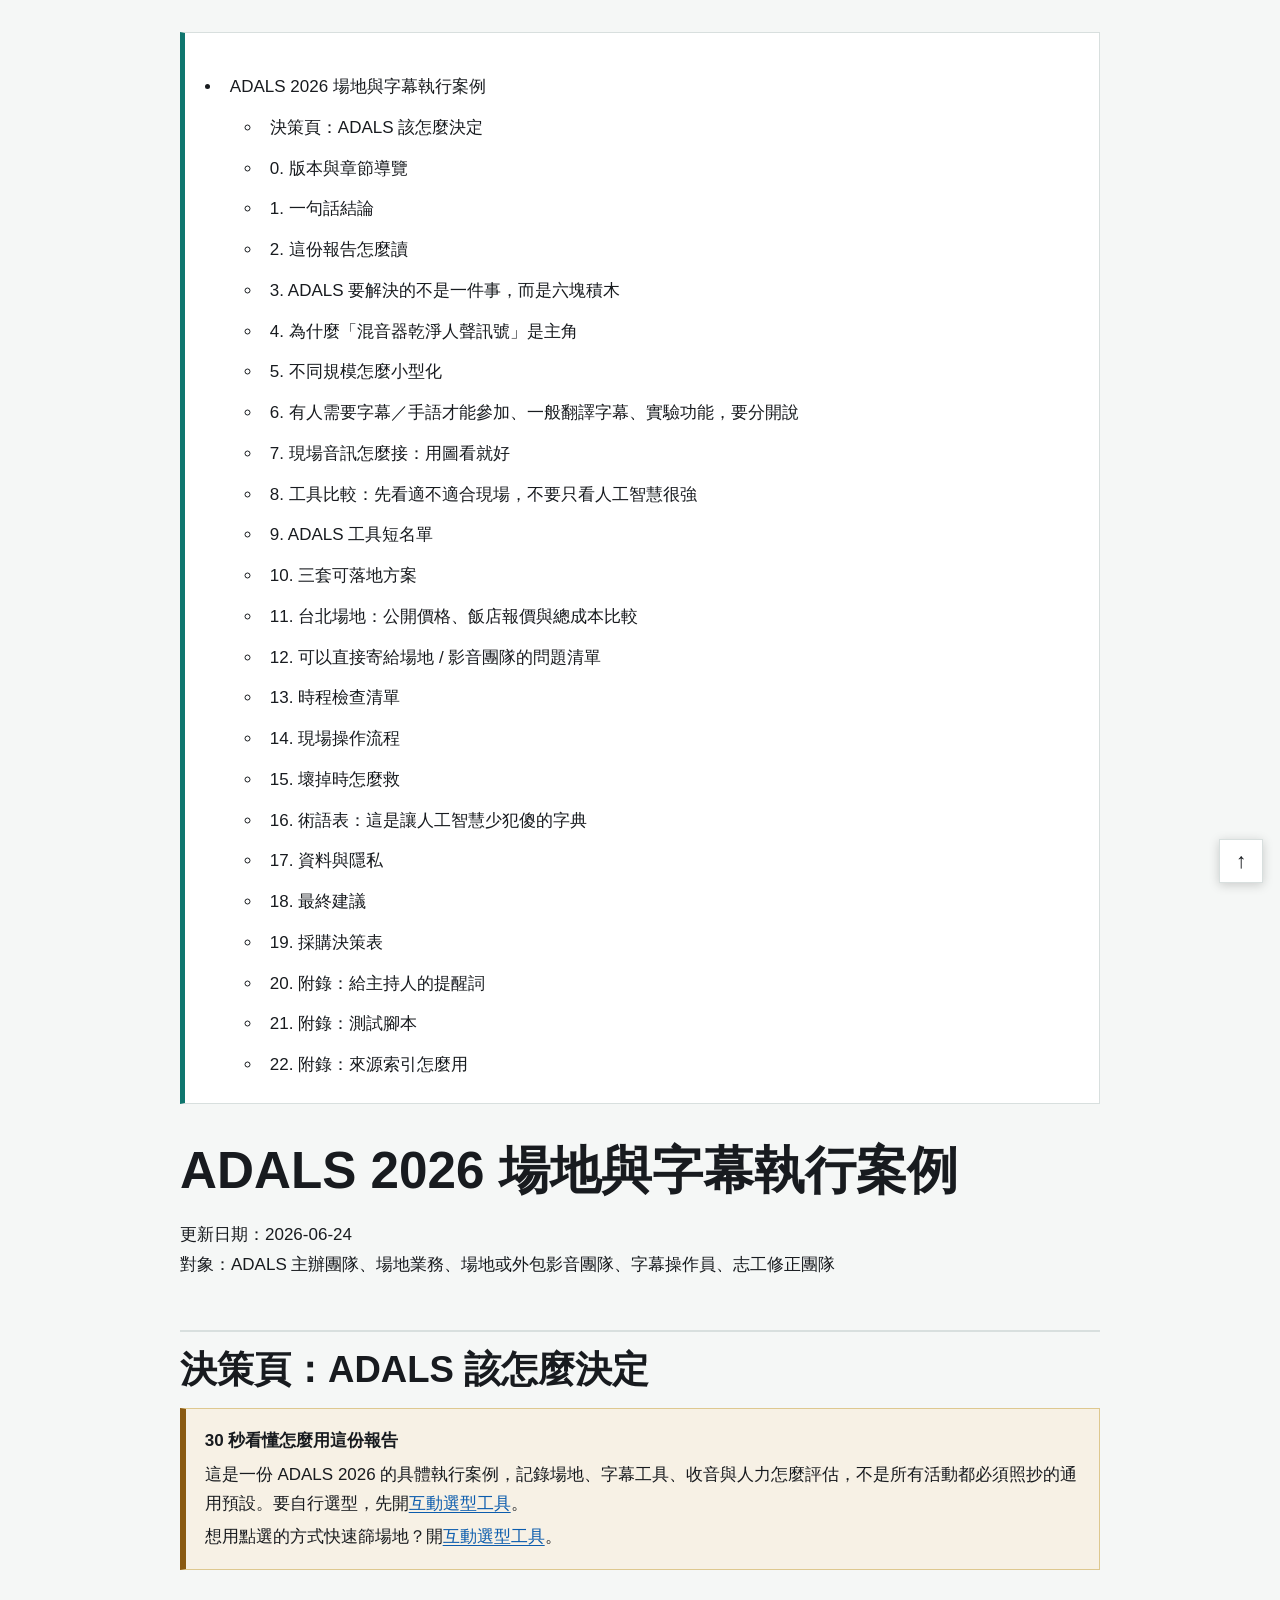
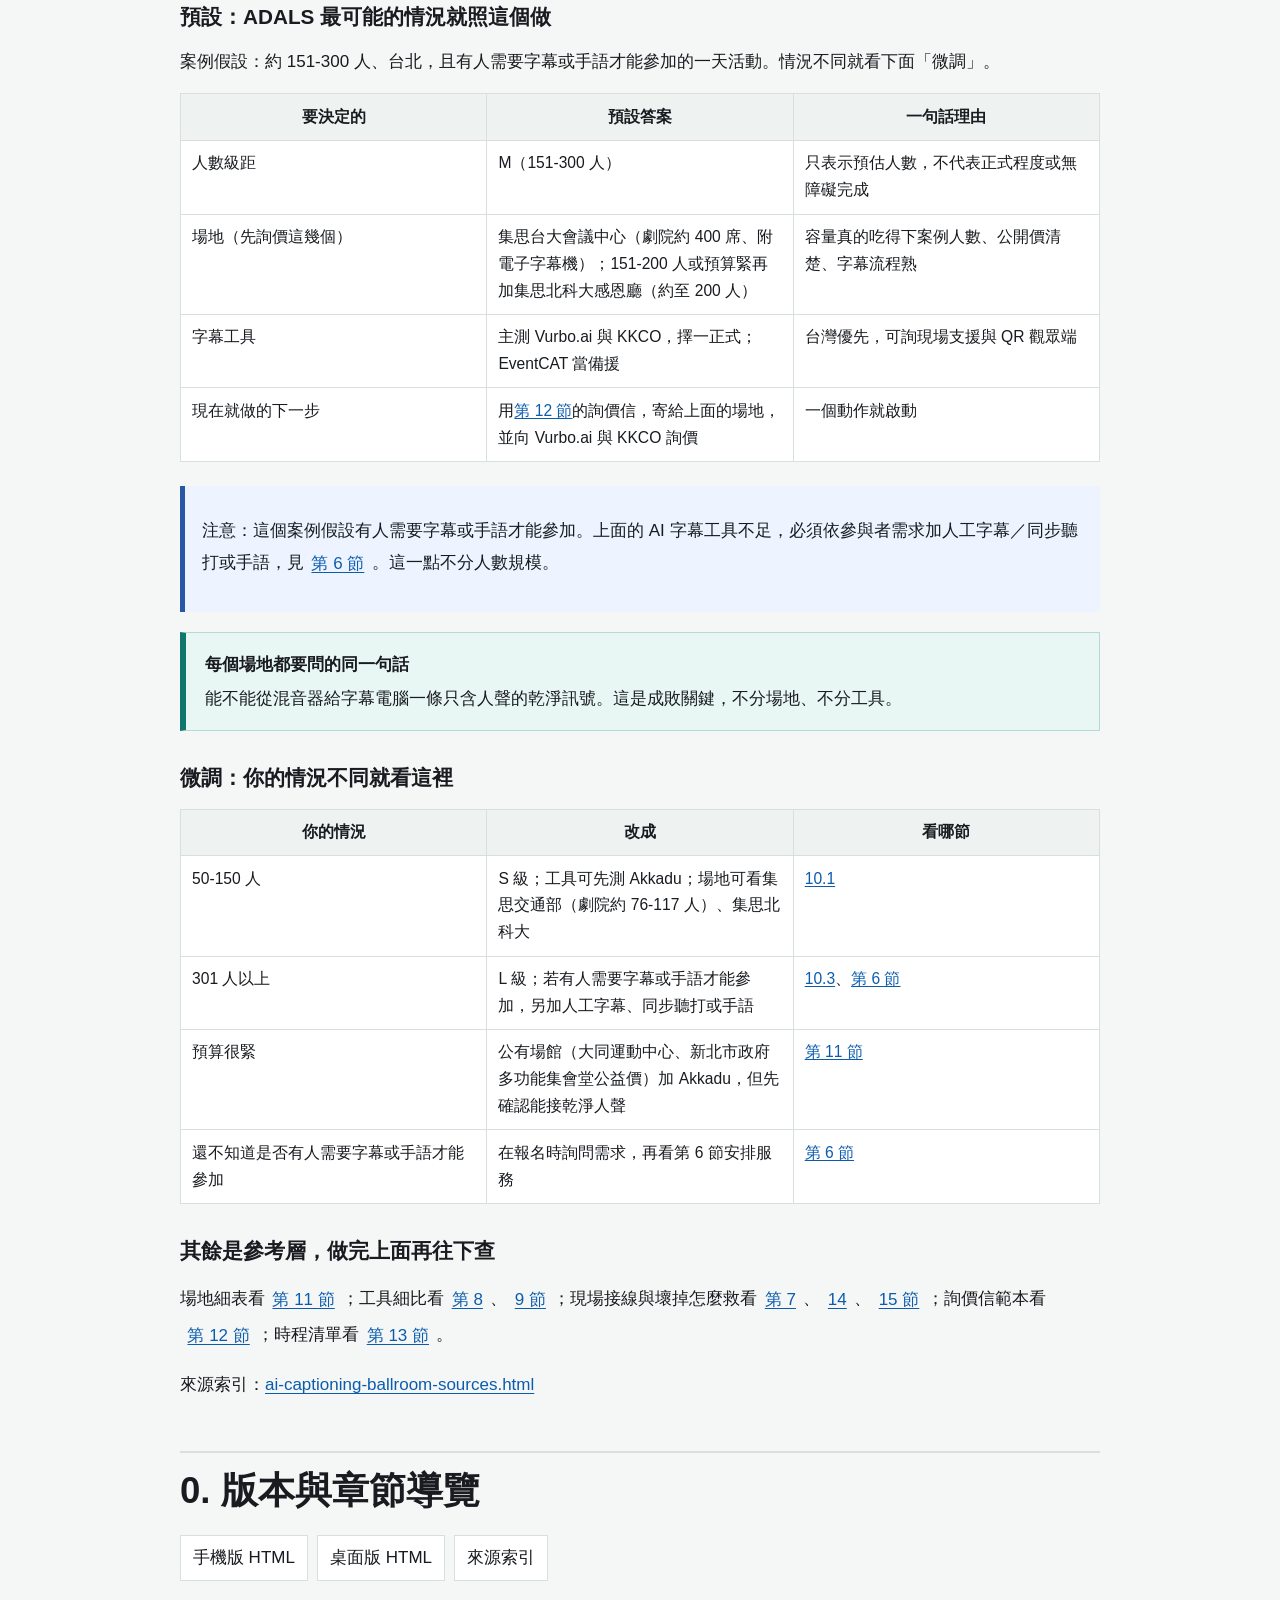
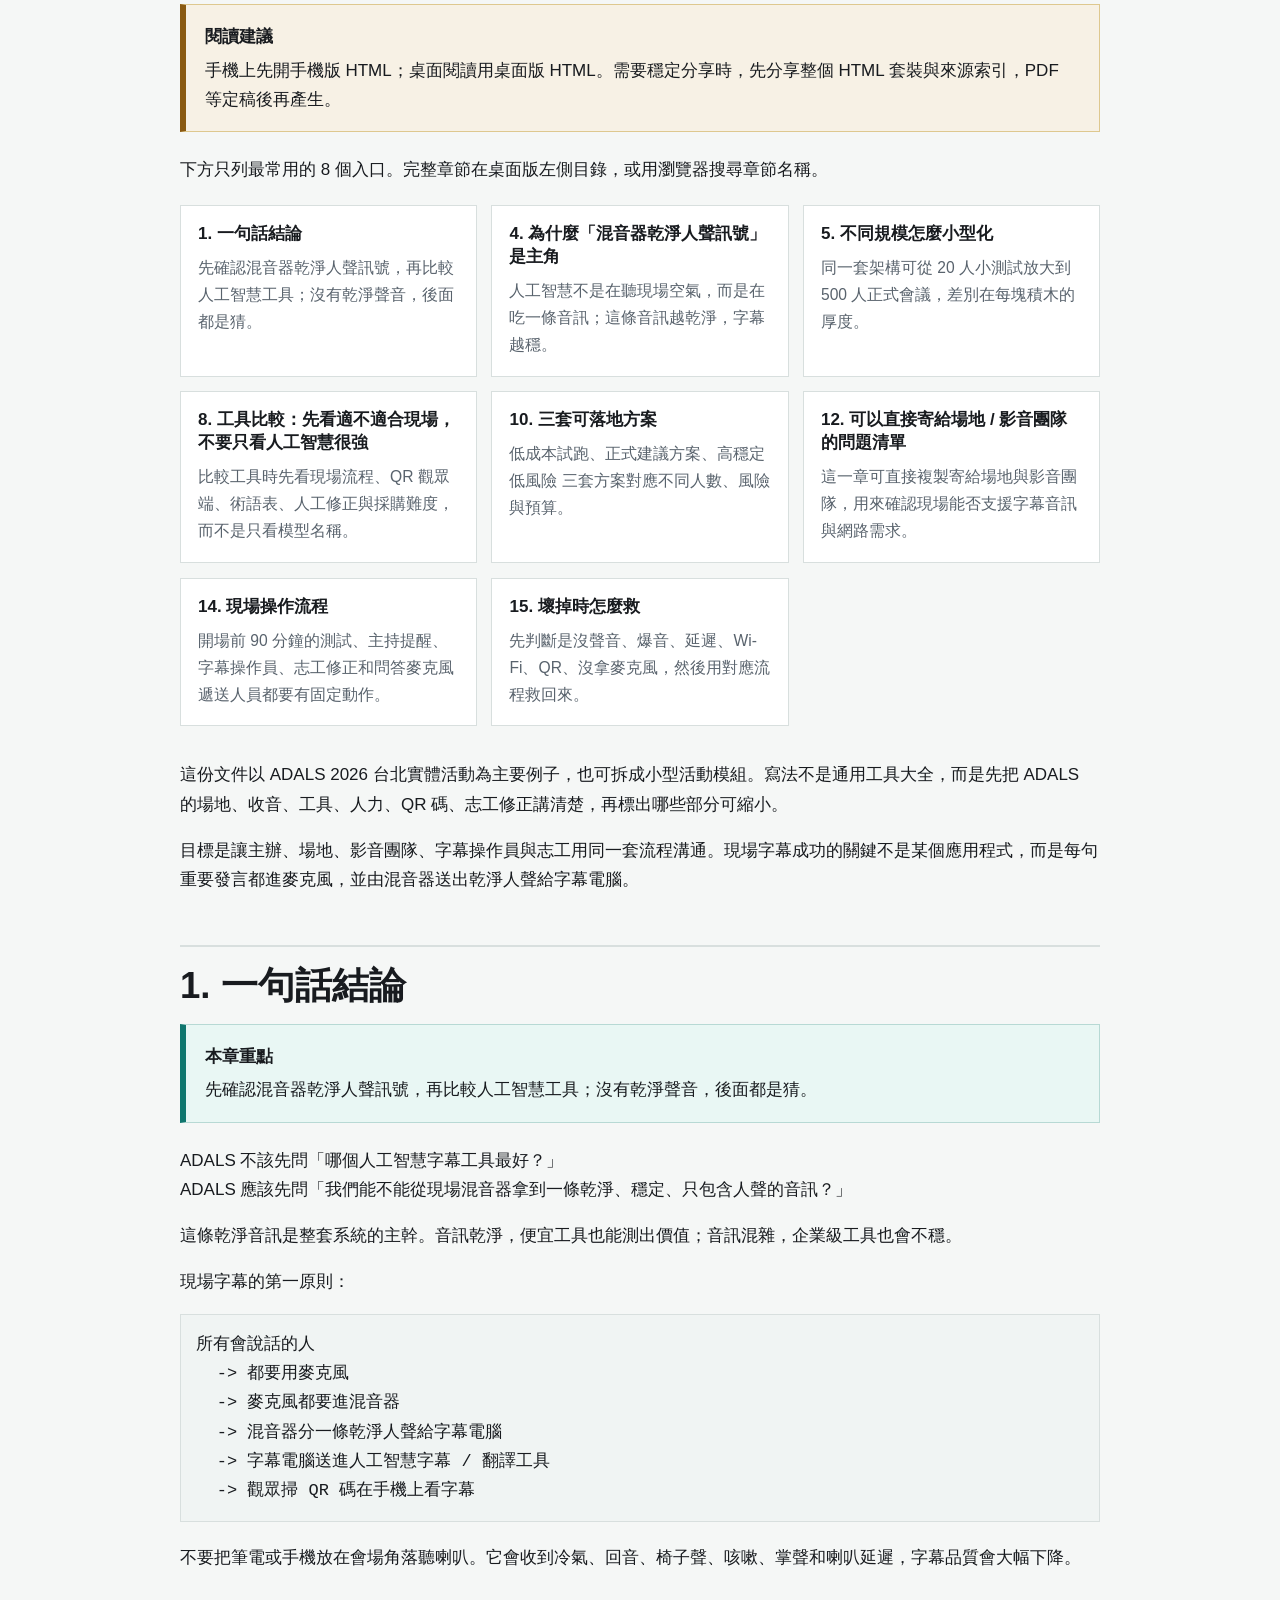
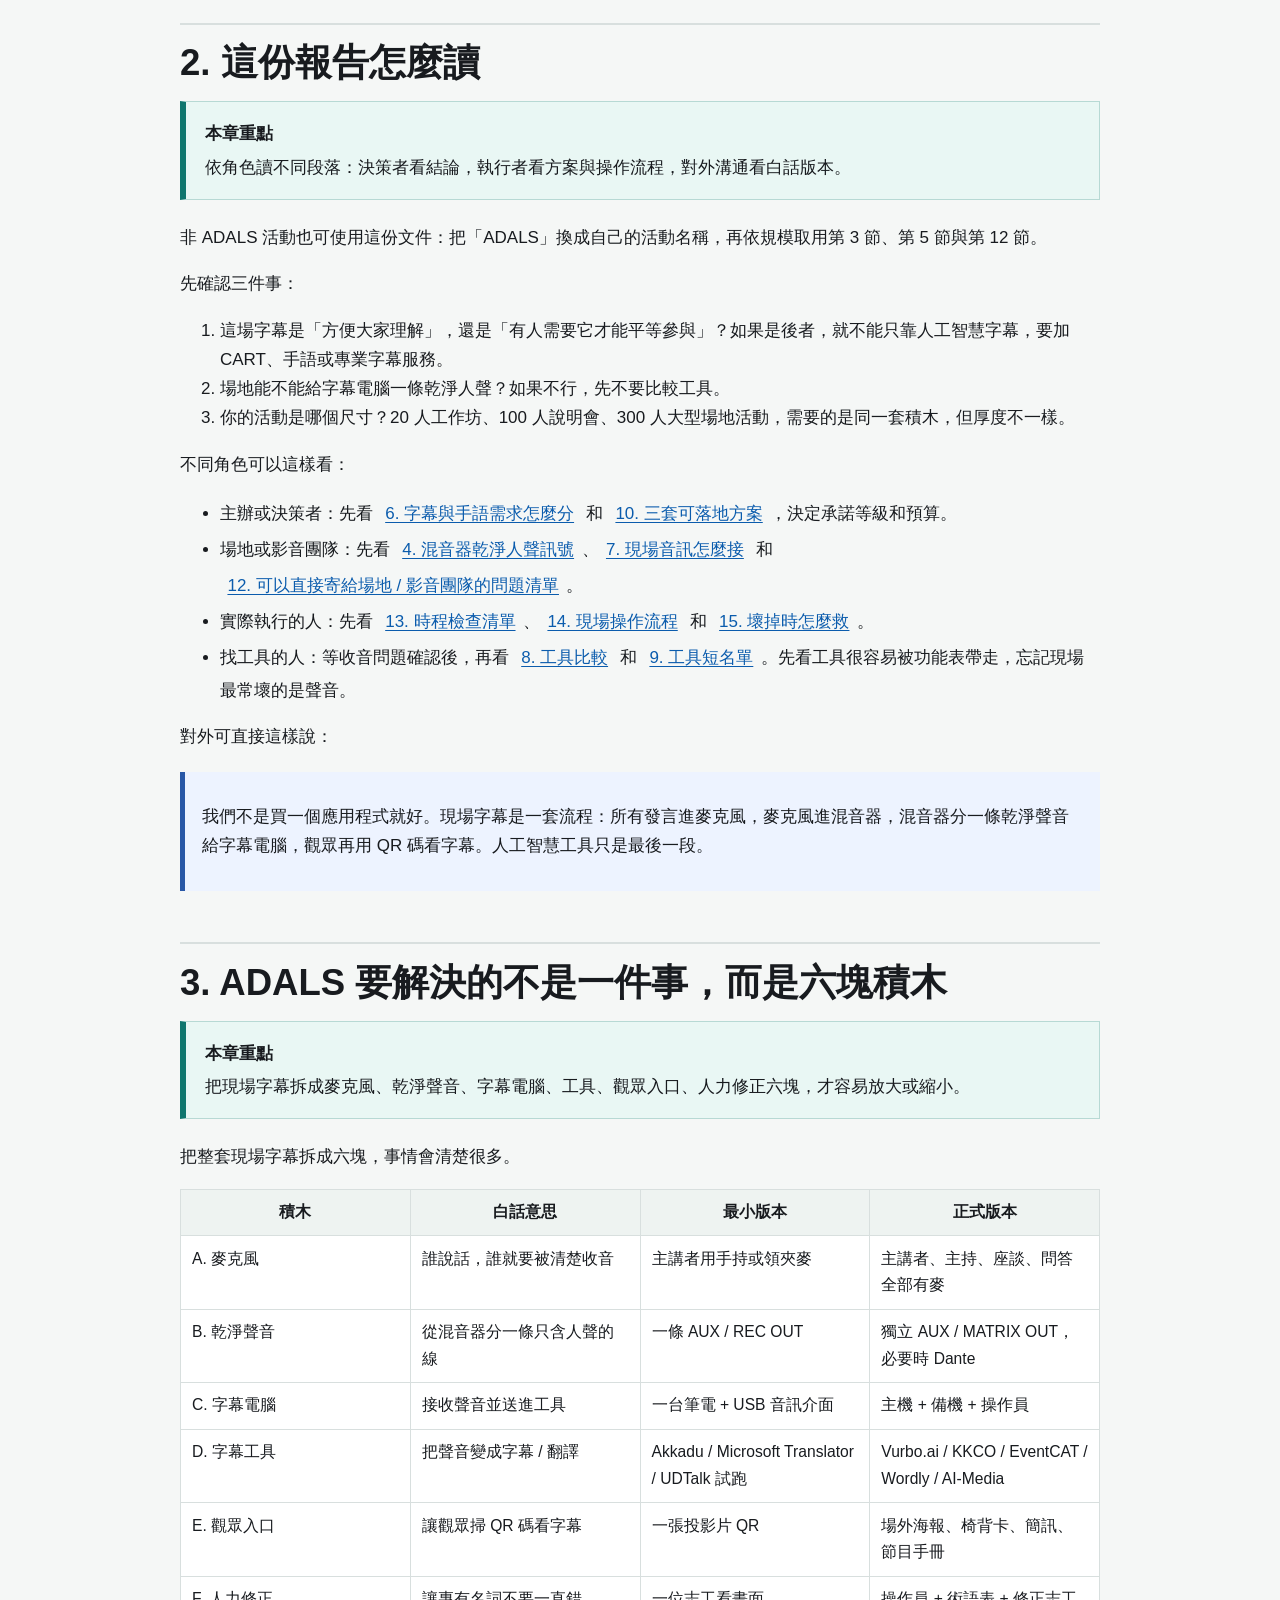
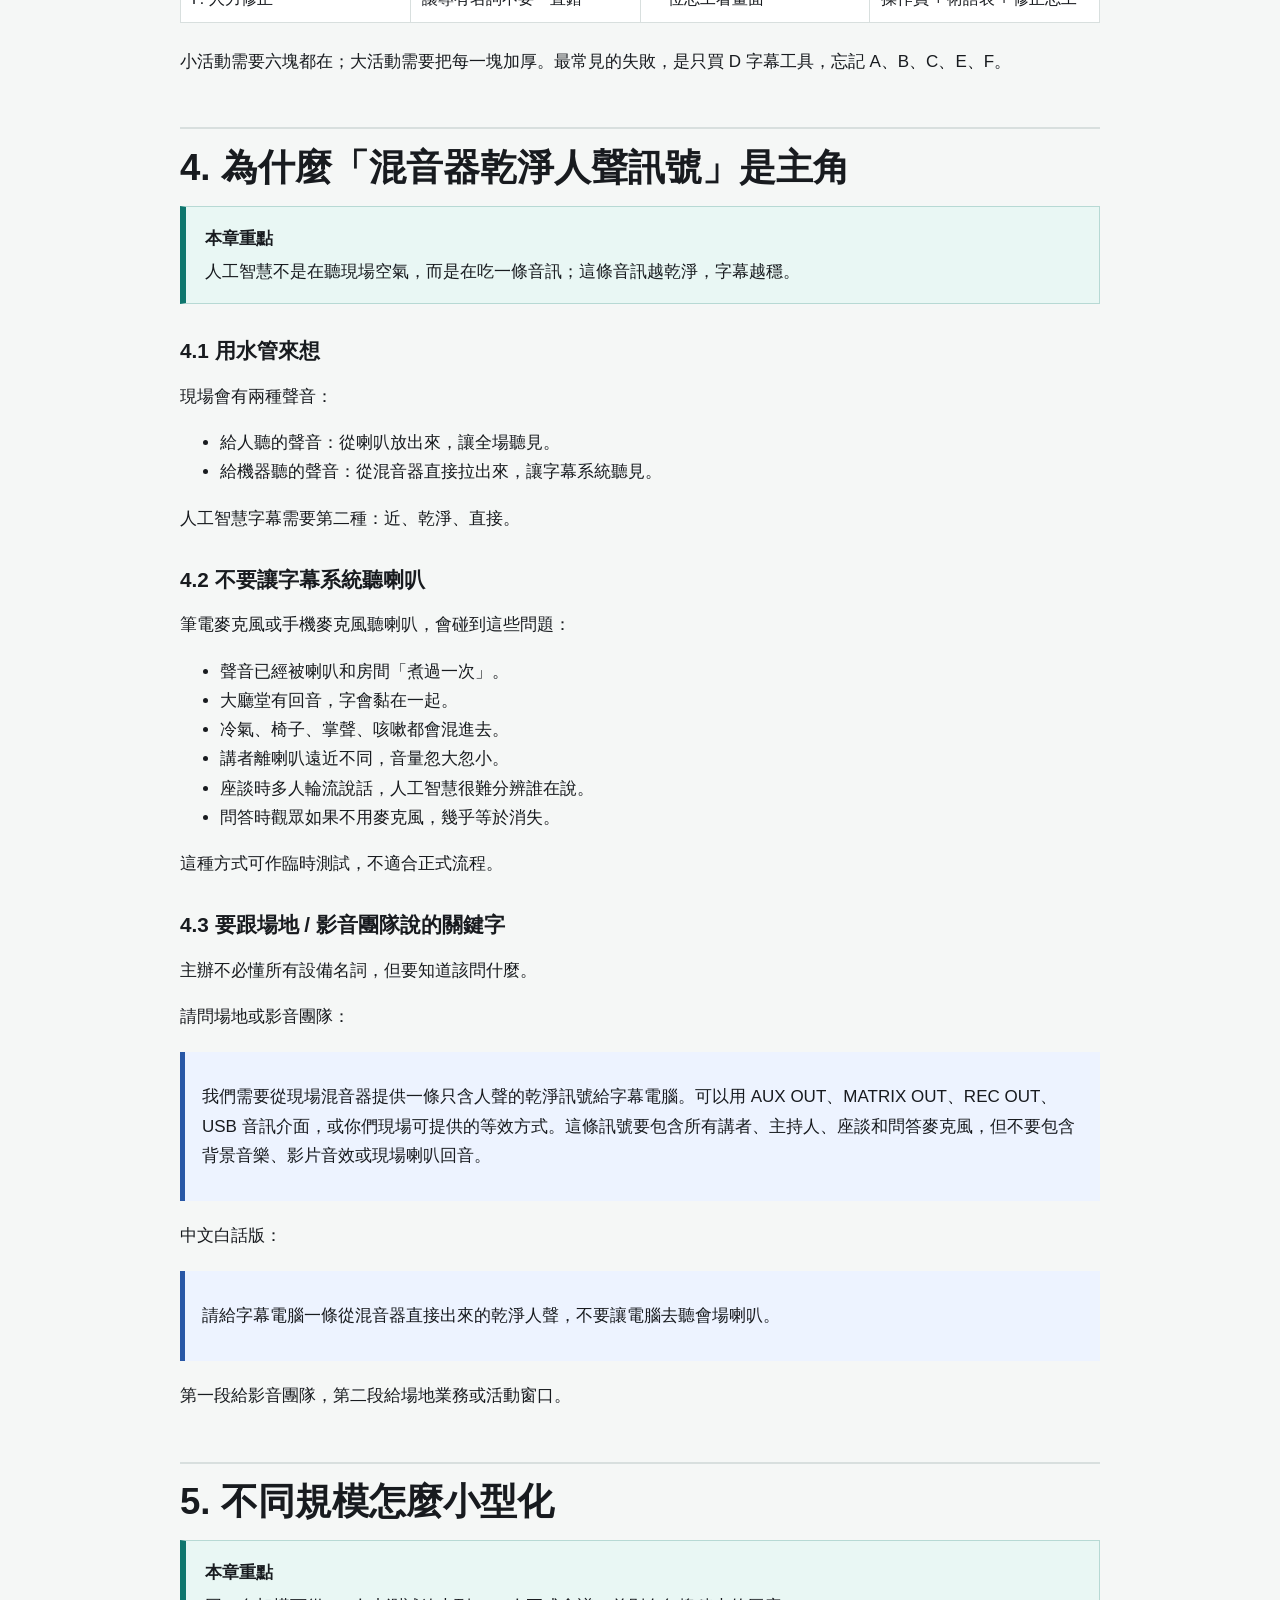
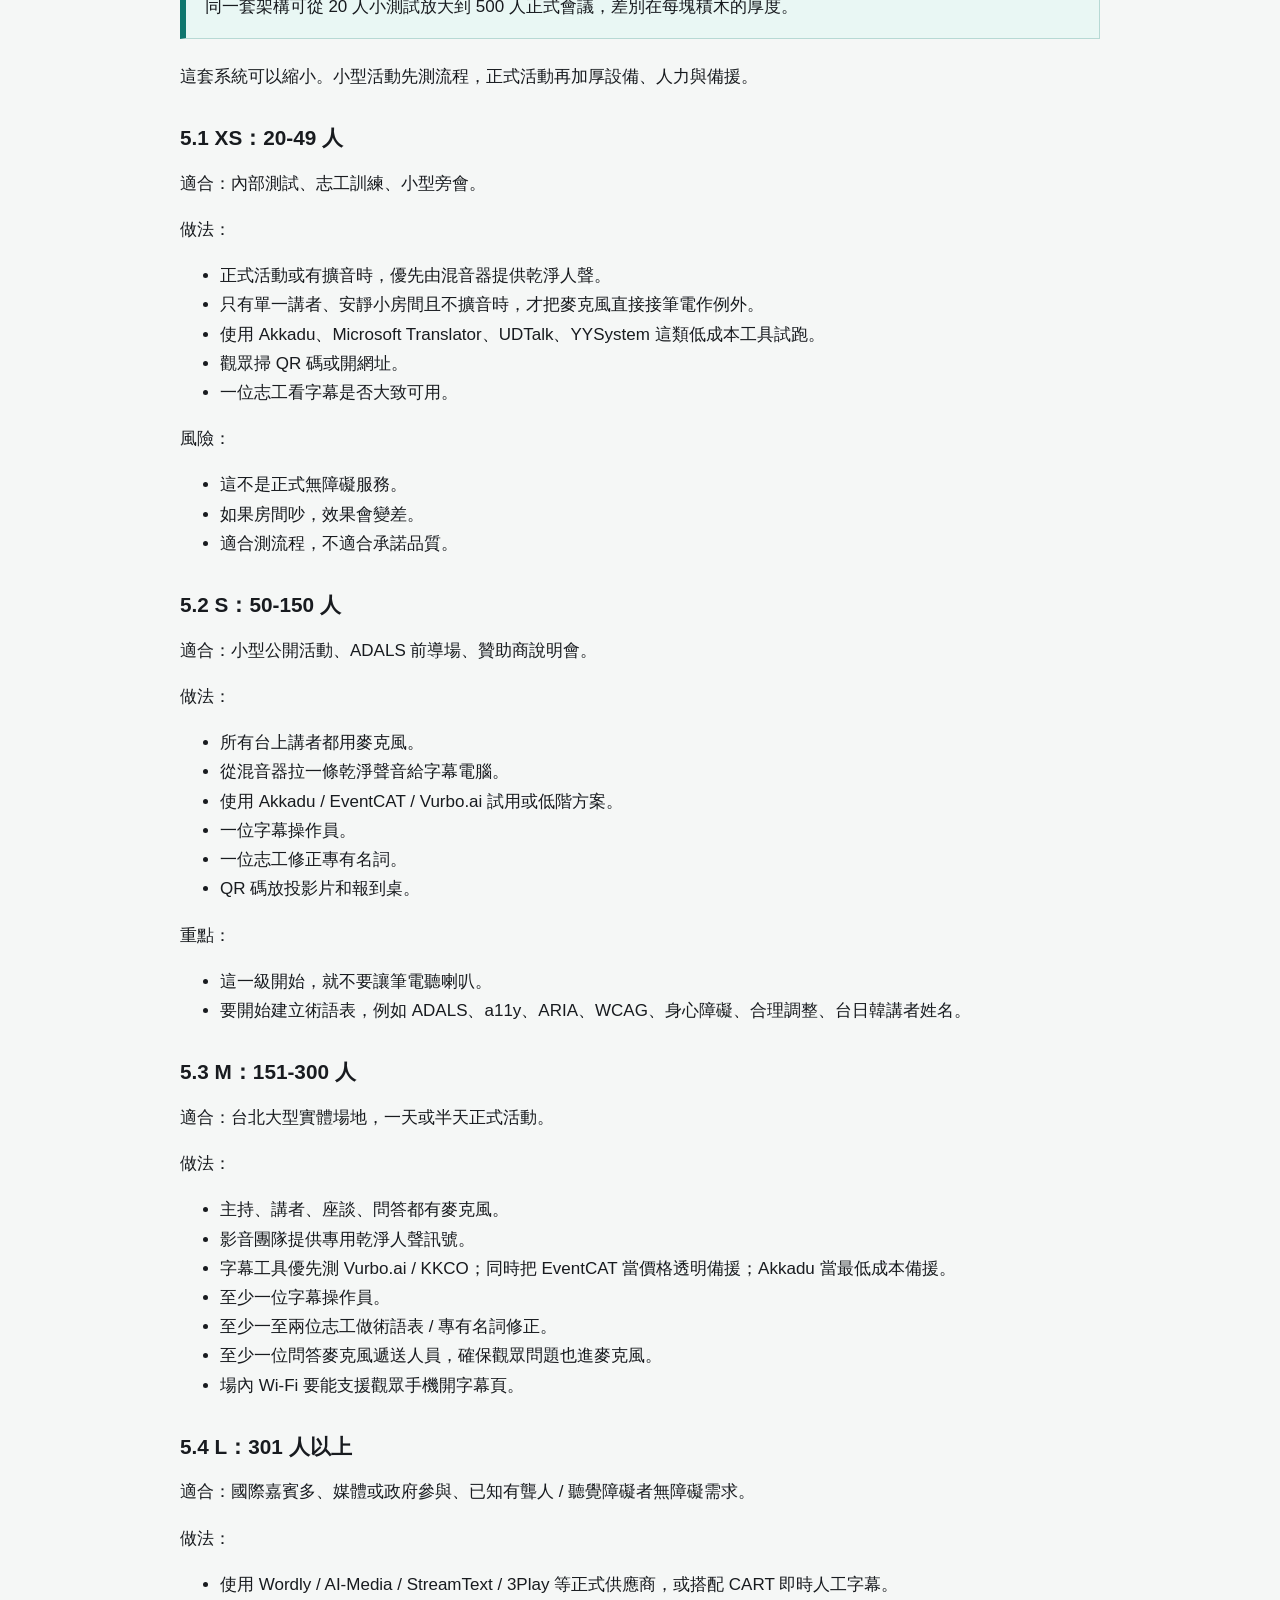
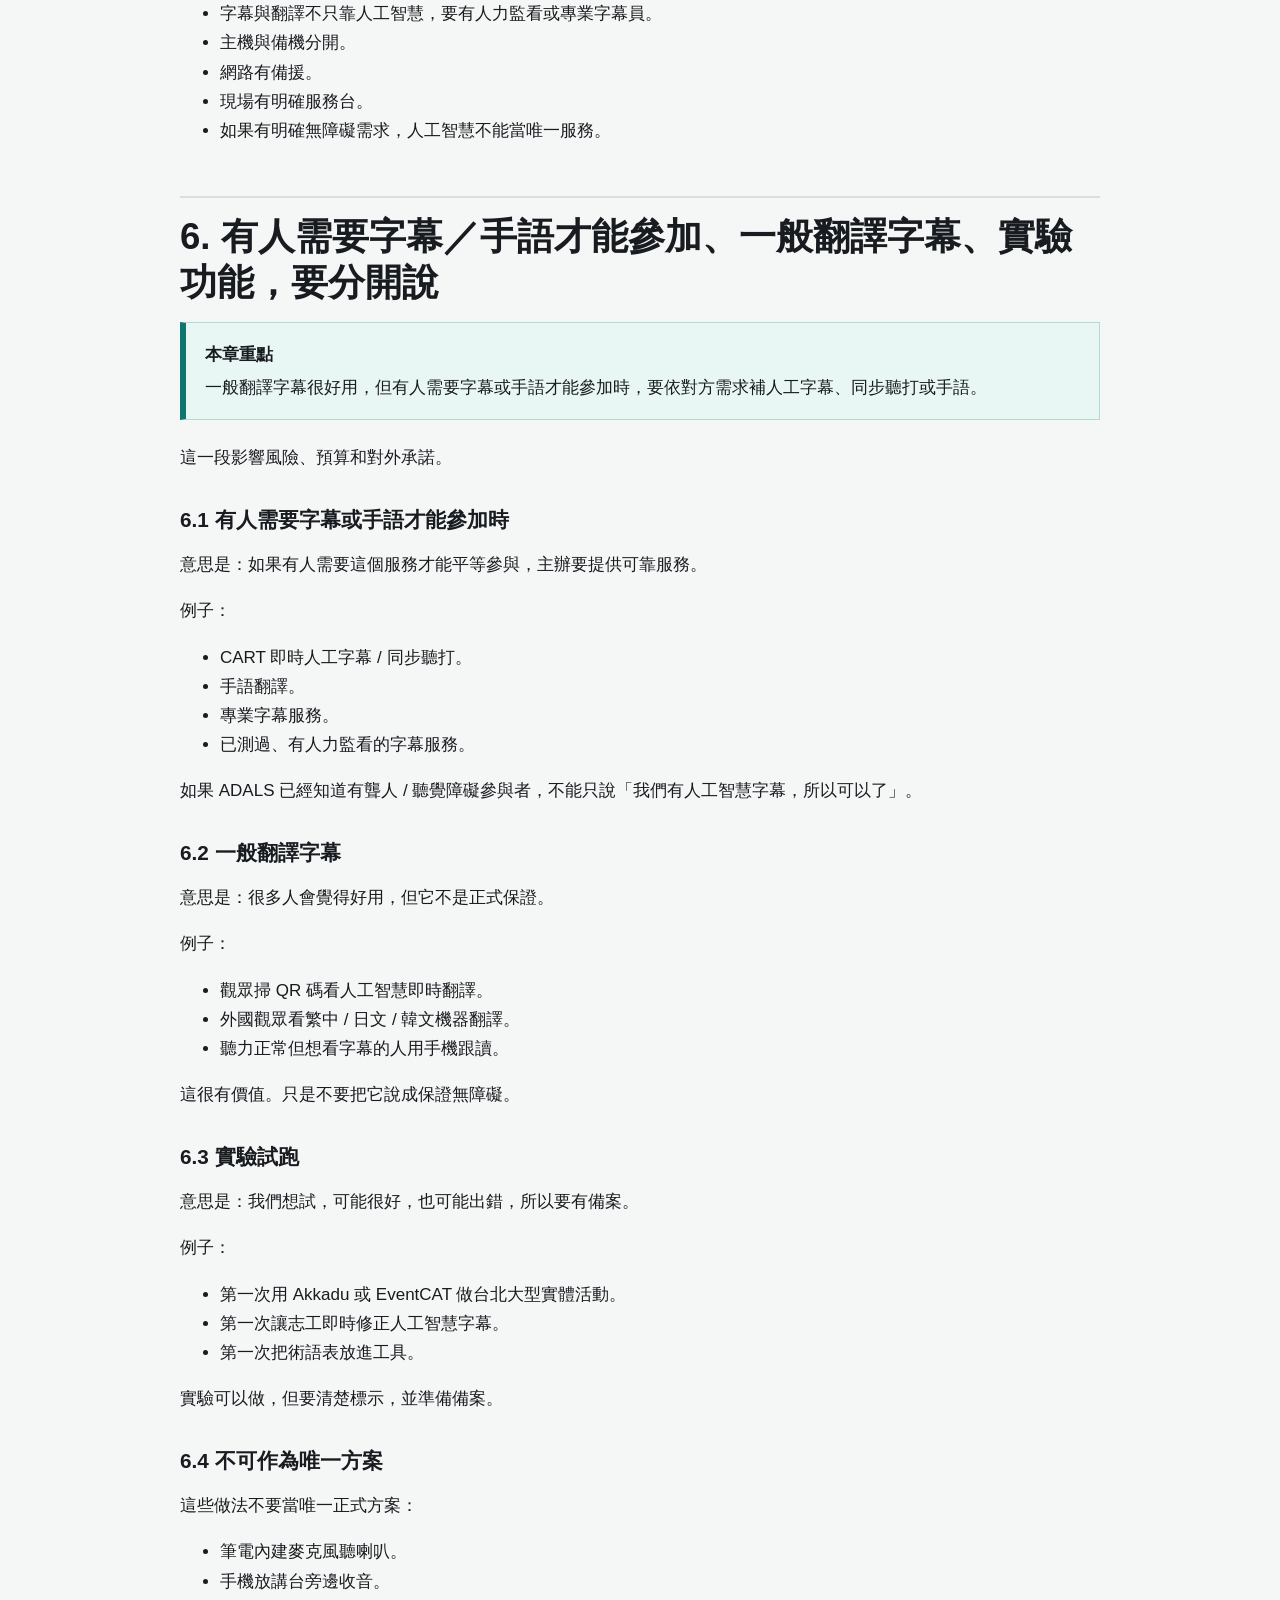
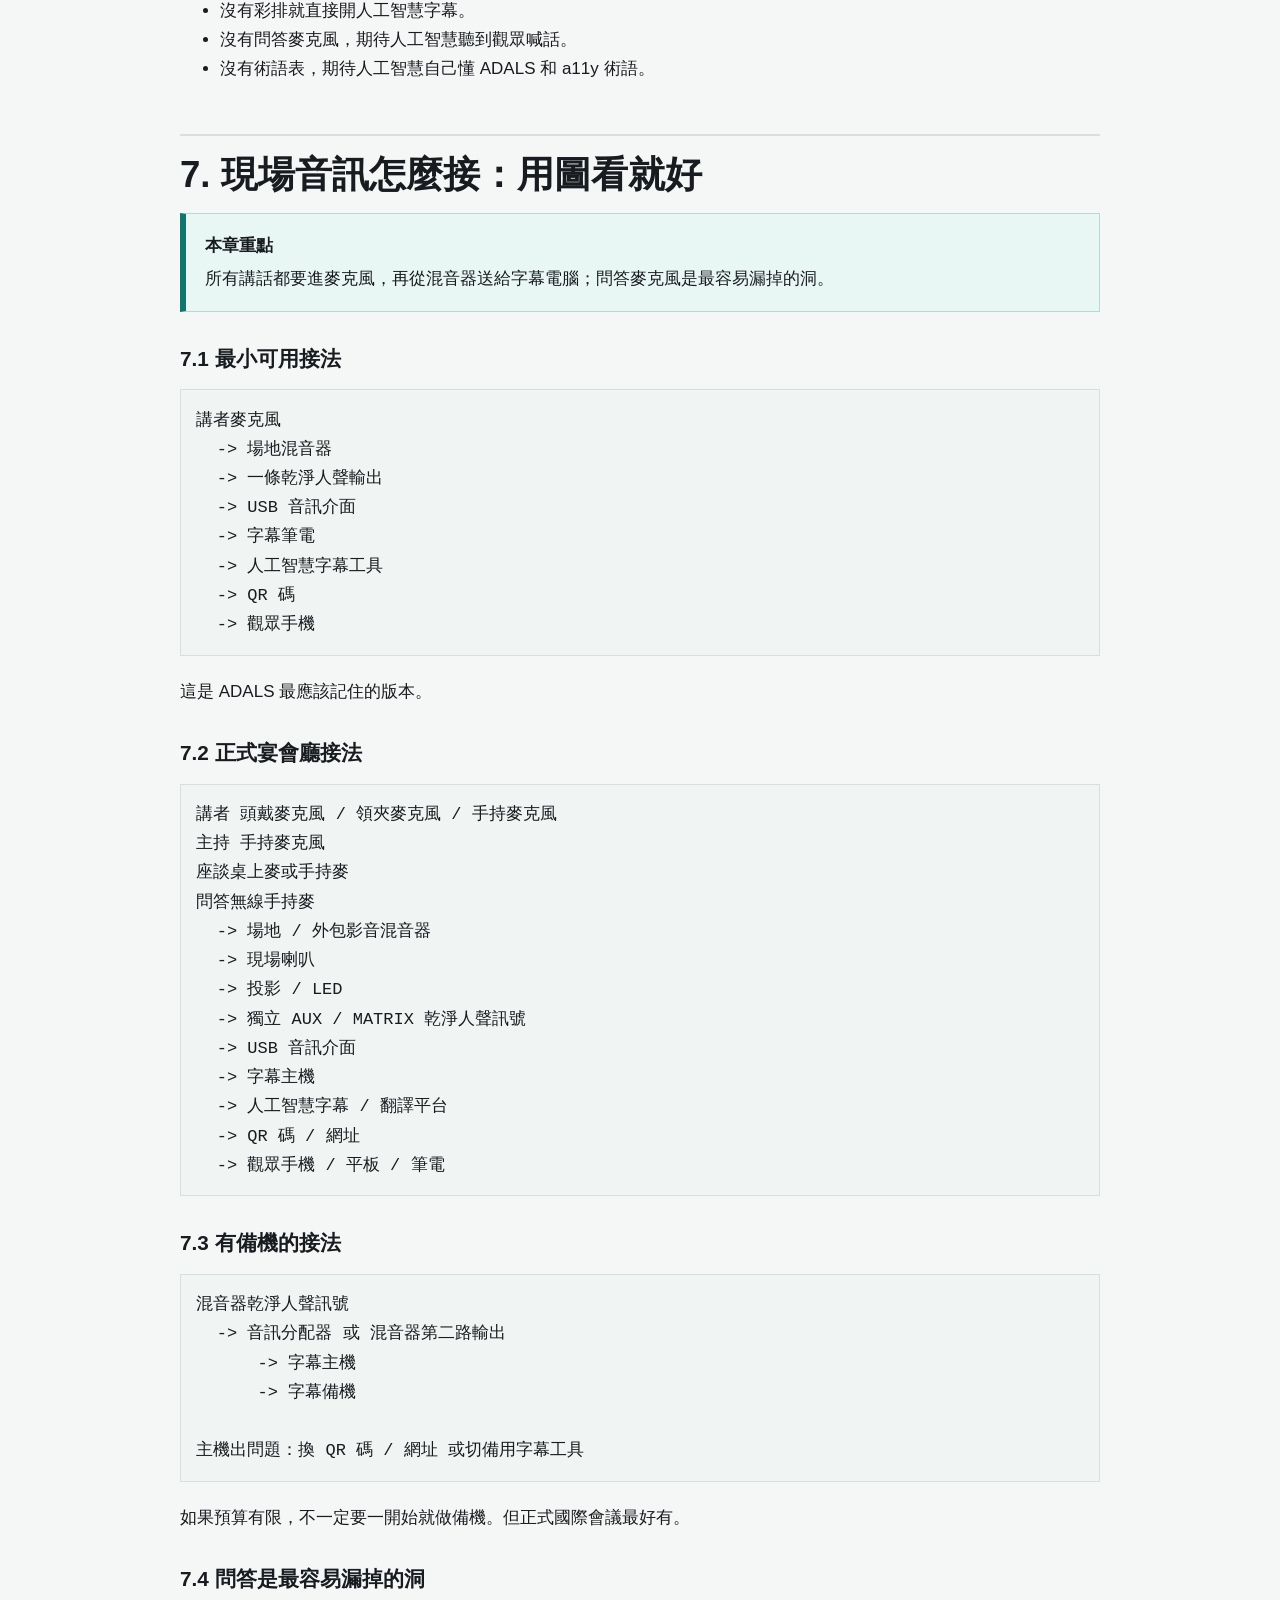
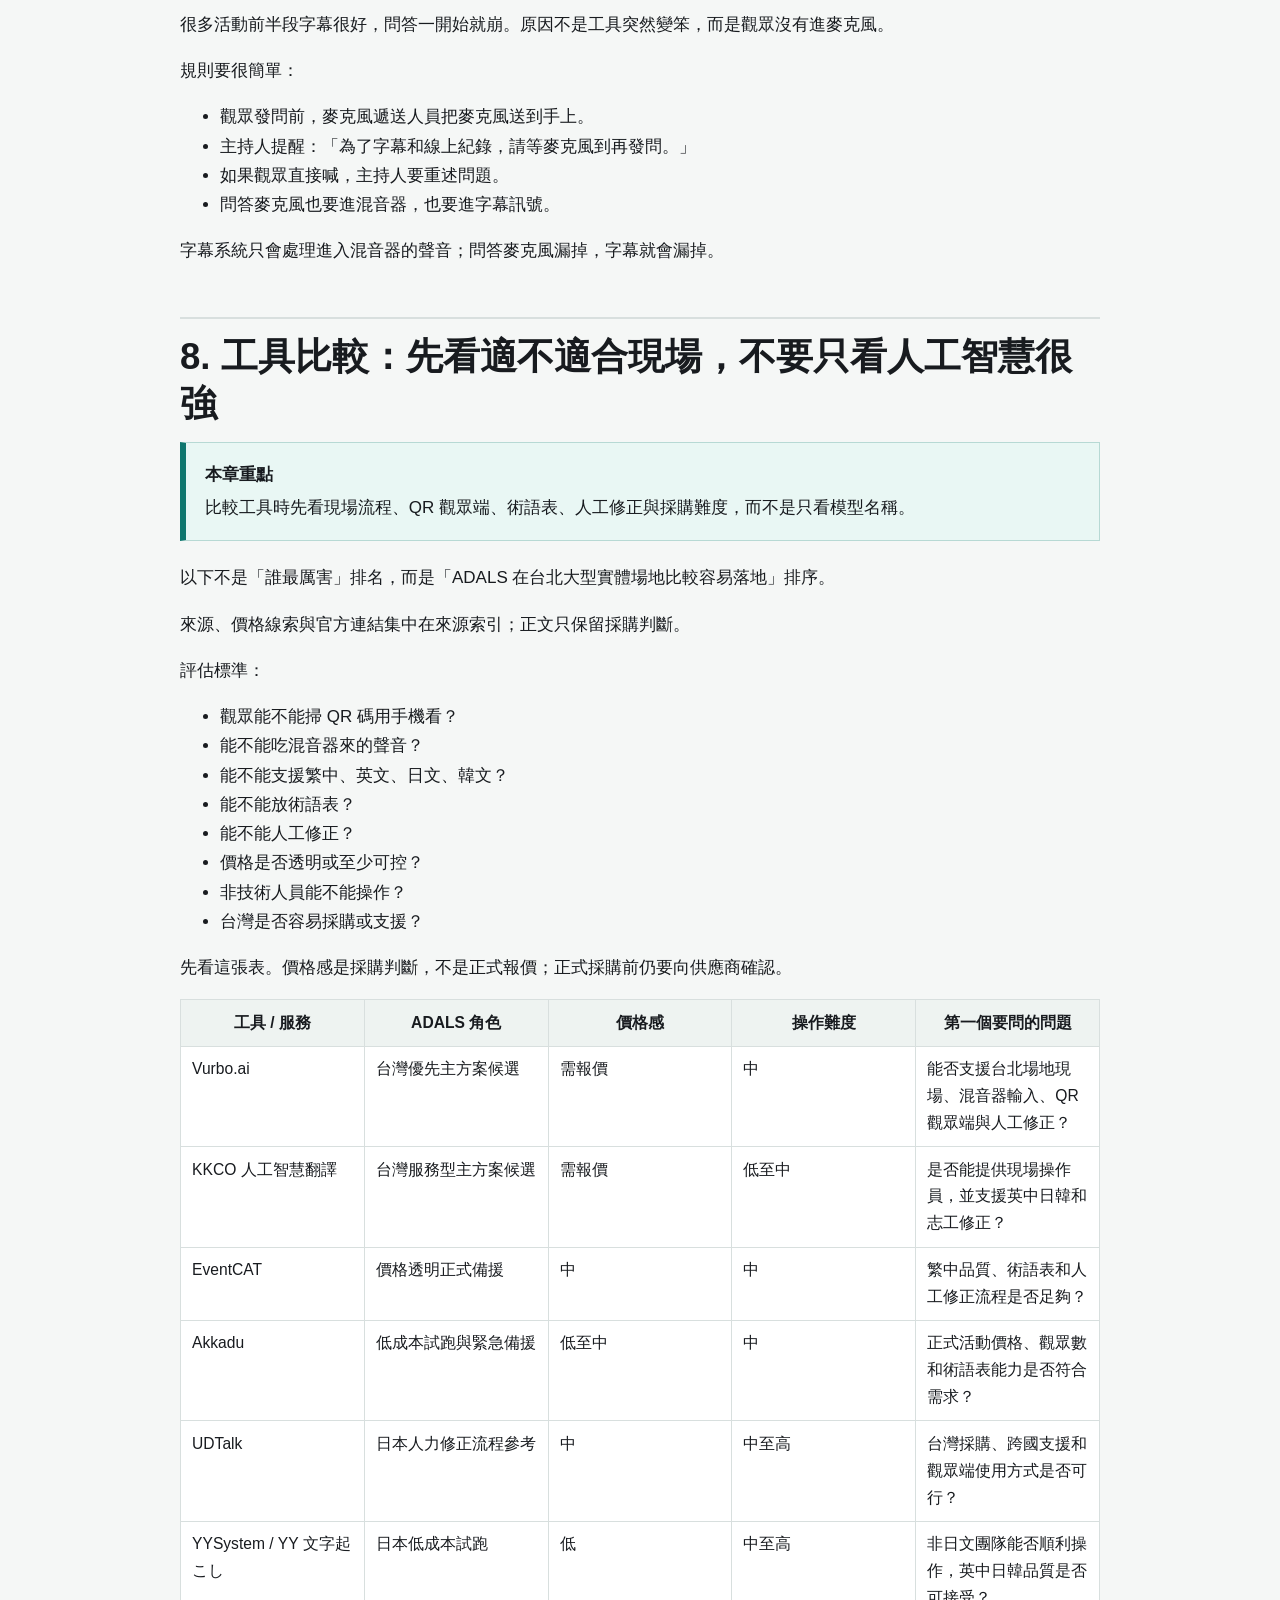
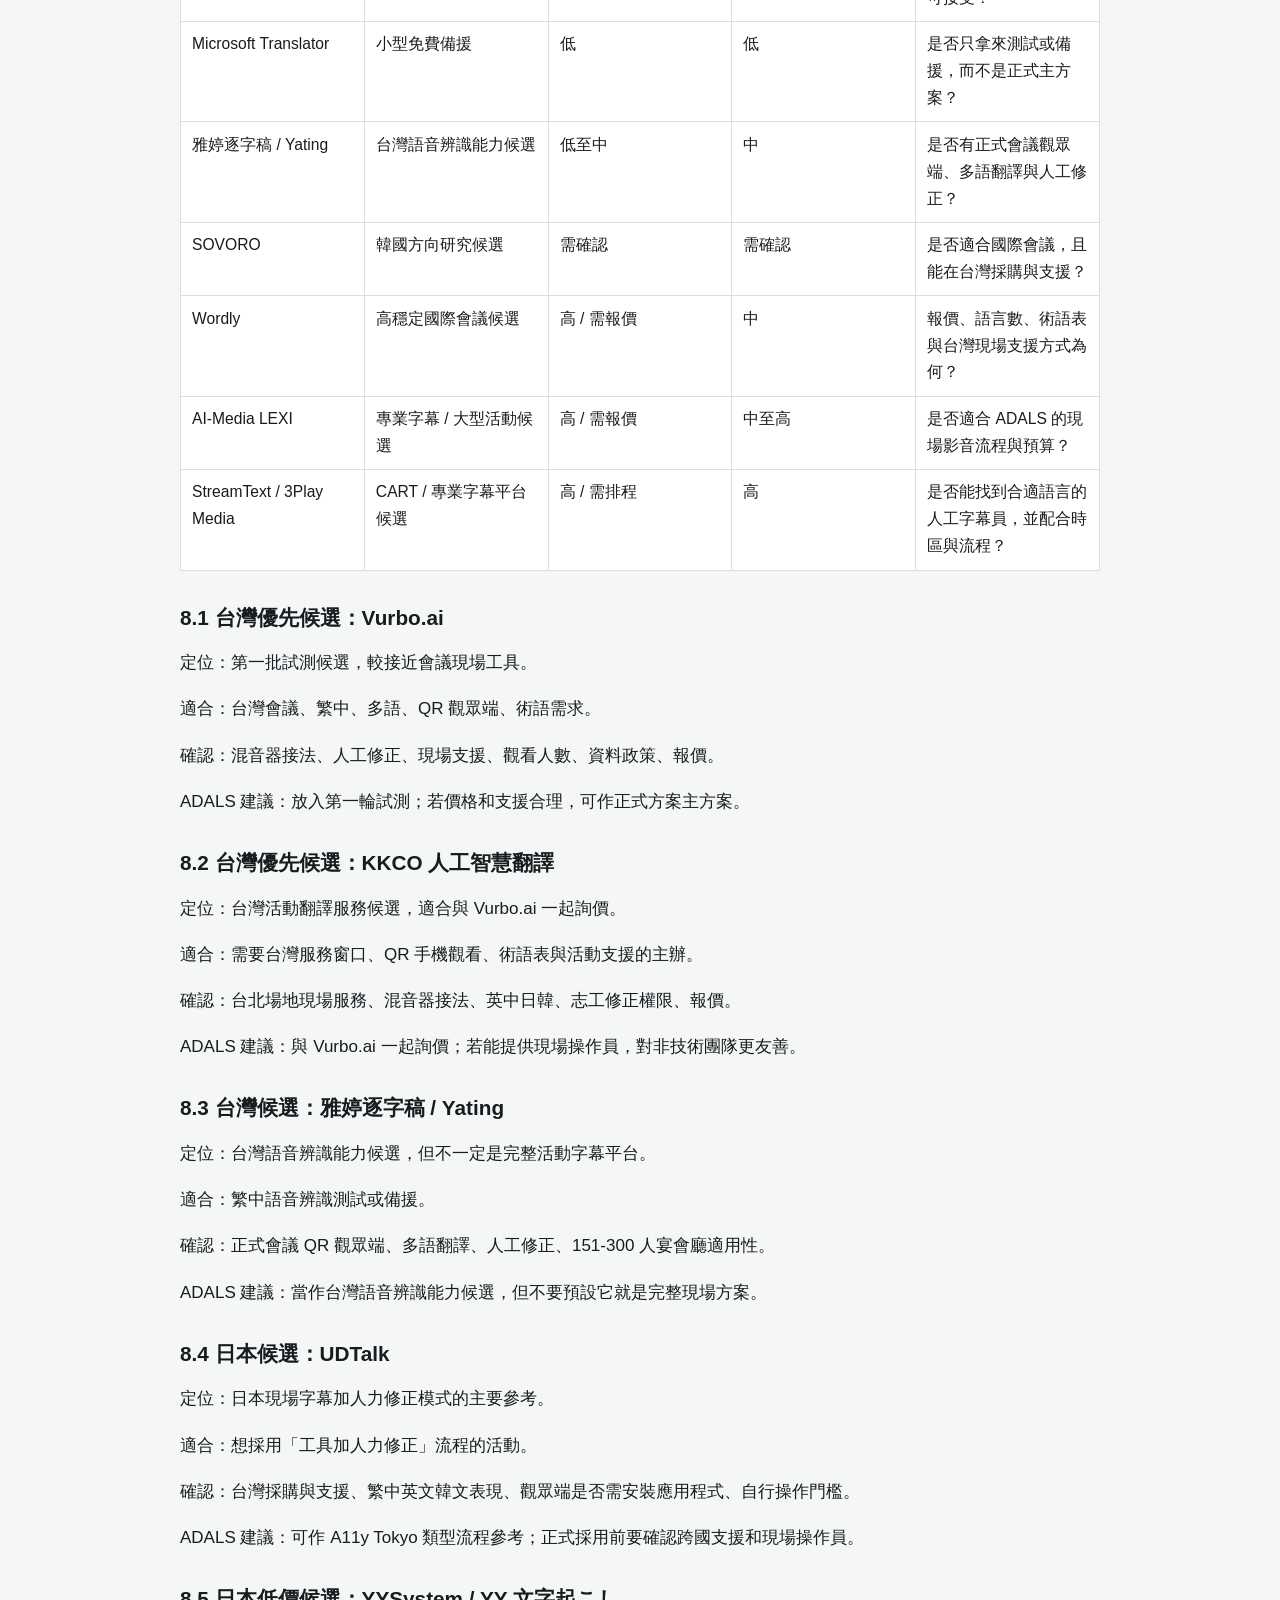
<file: ai-captioning-ballroom-solution.html>
<!DOCTYPE html>
<html xmlns="http://www.w3.org/1999/xhtml" lang="zh-Hant" xml:lang="zh-Hant">
<head>
  <meta charset="utf-8" />
  <meta name="generator" content="pandoc" />
  <meta name="viewport" content="width=device-width, initial-scale=1.0, user-scalable=yes" />
  <title>ADALS 2026 場地與字幕執行案例</title>
  <style>
    /* Default styles provided by pandoc.
    ** See https://pandoc.org/MANUAL.html#variables-for-html for config info.
    */
    code{white-space: pre-wrap;}
    span.smallcaps{font-variant: small-caps;}
    div.columns{display: flex; gap: min(4vw, 1.5em);}
    div.column{flex: auto; overflow-x: auto;}
    div.hanging-indent{margin-left: 1.5em; text-indent: -1.5em;}
    /* The extra [class] is a hack that increases specificity enough to
       override a similar rule in reveal.js */
    ul.task-list[class]{list-style: none;}
    ul.task-list li input[type="checkbox"] {
      font-size: inherit;
      width: 0.8em;
      margin: 0 0.8em 0.2em -1.6em;
      vertical-align: middle;
    }
    .display.math{display: block; text-align: center; margin: 0.5rem auto;}
  </style>
  <link rel="stylesheet" href="report-enhanced.css" />
  <meta name="description" content="ADALS 2026 場地、收音、即時字幕、翻譯工具、人力與備援的實際規劃案例。">
  <link rel="canonical" href="https://apac-aia.github.io/event-captioning/ai-captioning-ballroom-solution.desktop.html">
  <link rel="icon" href="data:,">
  <script type="application/ld+json">
  {
    "@context": "https://schema.org",
    "@type": "Article",
    "headline": "ADALS 2026 場地與字幕執行案例",
    "description": "ADALS 2026 場地、收音、即時字幕、翻譯工具、人力與備援的實際規劃案例。",
    "inLanguage": "zh-Hant",
    "dateModified": "2026-07-14",
    "mainEntityOfPage": "https://apac-aia.github.io/event-captioning/ai-captioning-ballroom-solution.desktop.html",
    "publisher": {
      "@type": "Organization",
      "name": "APAC Authentic Inclusion Association"
    }
  }
  </script>
</head>
<body>
<a class="skip-link" href="#main-content">跳到主要內容</a>
<main id="main-content">
<nav id="TOC" role="doc-toc">
<ul>
<li><a href="#adals-2026-場地與字幕執行案例"
id="toc-adals-2026-場地與字幕執行案例">ADALS 2026 場地與字幕執行案例</a>
<ul>
<li><a href="#sec-decision" id="toc-sec-decision">決策頁：ADALS
該怎麼決定</a>
<ul>
<li><a href="#預設adals-最可能的情況就照這個做"
id="toc-預設adals-最可能的情況就照這個做">預設：ADALS
最可能的情況就照這個做</a></li>
<li><a href="#微調你的情況不同就看這裡"
id="toc-微調你的情況不同就看這裡">微調：你的情況不同就看這裡</a></li>
<li><a href="#其餘是參考層做完上面再往下查"
id="toc-其餘是參考層做完上面再往下查">其餘是參考層，做完上面再往下查</a></li>
</ul></li>
<li><a href="#sec-navigation" id="toc-sec-navigation">0.
版本與章節導覽</a></li>
<li><a href="#sec-conclusion" id="toc-sec-conclusion">1.
一句話結論</a></li>
<li><a href="#sec-how-to-read" id="toc-sec-how-to-read">2.
這份報告怎麼讀</a></li>
<li><a href="#sec-six-blocks" id="toc-sec-six-blocks">3. ADALS
要解決的不是一件事，而是六塊積木</a></li>
<li><a href="#sec-clean-訊號" id="toc-sec-clean-訊號">4.
為什麼「混音器乾淨人聲訊號」是主角</a>
<ul>
<li><a href="#用水管來想" id="toc-用水管來想">4.1 用水管來想</a></li>
<li><a href="#不要讓字幕系統聽喇叭" id="toc-不要讓字幕系統聽喇叭">4.2
不要讓字幕系統聽喇叭</a></li>
<li><a href="#要跟場地-影音團隊說的關鍵字"
id="toc-要跟場地-影音團隊說的關鍵字">4.3 要跟場地 /
影音團隊說的關鍵字</a></li>
</ul></li>
<li><a href="#sec-scale" id="toc-sec-scale">5. 不同規模怎麼小型化</a>
<ul>
<li><a href="#xs20-49-人" id="toc-xs20-49-人">5.1 XS：20-49 人</a></li>
<li><a href="#s50-150-人" id="toc-s50-150-人">5.2 S：50-150 人</a></li>
<li><a href="#m151-300-人" id="toc-m151-300-人">5.3 M：151-300
人</a></li>
<li><a href="#l301-人以上" id="toc-l301-人以上">5.4 L：301
人以上</a></li>
</ul></li>
<li><a href="#sec-access-levels" id="toc-sec-access-levels">6.
有人需要字幕／手語才能參加、一般翻譯字幕、實驗功能，要分開說</a>
<ul>
<li><a href="#有人需要字幕或手語才能參加時"
id="toc-有人需要字幕或手語才能參加時">6.1
有人需要字幕或手語才能參加時</a></li>
<li><a href="#一般翻譯字幕" id="toc-一般翻譯字幕">6.2
一般翻譯字幕</a></li>
<li><a href="#實驗試跑" id="toc-實驗試跑">6.3 實驗試跑</a></li>
<li><a href="#不可作為唯一方案" id="toc-不可作為唯一方案">6.4
不可作為唯一方案</a></li>
</ul></li>
<li><a href="#sec-audio-路由" id="toc-sec-audio-路由">7.
現場音訊怎麼接：用圖看就好</a>
<ul>
<li><a href="#最小可用接法" id="toc-最小可用接法">7.1
最小可用接法</a></li>
<li><a href="#正式宴會廳接法" id="toc-正式宴會廳接法">7.2
正式宴會廳接法</a></li>
<li><a href="#有備機的接法" id="toc-有備機的接法">7.3
有備機的接法</a></li>
<li><a href="#問答是最容易漏掉的洞" id="toc-問答是最容易漏掉的洞">7.4
問答是最容易漏掉的洞</a></li>
</ul></li>
<li><a href="#sec-tools" id="toc-sec-tools">8.
工具比較：先看適不適合現場，不要只看人工智慧很強</a>
<ul>
<li><a href="#台灣優先候選vurbo.ai" id="toc-台灣優先候選vurbo.ai">8.1
台灣優先候選：Vurbo.ai</a></li>
<li><a href="#台灣優先候選kkco-人工智慧翻譯"
id="toc-台灣優先候選kkco-人工智慧翻譯">8.2 台灣優先候選：KKCO
人工智慧翻譯</a></li>
<li><a href="#台灣候選雅婷逐字稿-yating"
id="toc-台灣候選雅婷逐字稿-yating">8.3 台灣候選：雅婷逐字稿 /
Yating</a></li>
<li><a href="#日本候選udtalk" id="toc-日本候選udtalk">8.4
日本候選：UDTalk</a></li>
<li><a href="#日本低價候選yysystem-yy-文字起こし"
id="toc-日本低價候選yysystem-yy-文字起こし">8.5 日本低價候選：YYSystem /
YY 文字起こし</a></li>
<li><a href="#韓國優先備援eventcat" id="toc-韓國優先備援eventcat">8.6
韓國優先備援：EventCAT</a></li>
<li><a href="#韓國候選sovoro" id="toc-韓國候選sovoro">8.7
韓國候選：SOVORO</a></li>
<li><a href="#低成本國際候選akkadu" id="toc-低成本國際候選akkadu">8.8
低成本國際候選：Akkadu</a></li>
<li><a href="#免費或近免費microsoft-translator"
id="toc-免費或近免費microsoft-translator">8.9 免費或近免費：Microsoft
Translator</a></li>
<li><a href="#正式國際供應商wordly" id="toc-正式國際供應商wordly">8.10
正式國際供應商：Wordly</a></li>
<li><a href="#正式字幕-廣播供應商ai-media-lexi"
id="toc-正式字幕-廣播供應商ai-media-lexi">8.11 正式字幕 /
廣播供應商：AI-Media LEXI</a></li>
<li><a href="#cart-即時人工字幕-專業字幕平台streamtext-3play-media"
id="toc-cart-即時人工字幕-專業字幕平台streamtext-3play-media">8.12 CART
即時人工字幕 / 專業字幕平台：StreamText / 3Play Media</a></li>
</ul></li>
<li><a href="#sec-shortlist" id="toc-sec-shortlist">9. ADALS
工具短名單</a>
<ul>
<li><a href="#第一輪試測名單"
id="toc-第一輪試測名單">第一輪試測名單</a></li>
<li><a href="#推薦排序" id="toc-推薦排序">推薦排序</a></li>
</ul></li>
<li><a href="#sec-packages" id="toc-sec-packages">10. 三套可落地方案</a>
<ul>
<li><a href="#精簡自營方案" id="toc-精簡自營方案">10.1
精簡自營方案</a></li>
<li><a href="#供應商支援方案" id="toc-供應商支援方案">10.2
供應商支援方案</a></li>
<li><a href="#高保障方案" id="toc-高保障方案">10.3 高保障方案</a></li>
</ul></li>
<li><a href="#sec-venues" id="toc-sec-venues">11.
台北場地：公開價格、飯店報價與總成本比較</a>
<ul>
<li><a href="#先看怎麼比" id="toc-先看怎麼比">11.1 先看怎麼比</a></li>
<li><a href="#非飯店與會議場地公開價格"
id="toc-非飯店與會議場地公開價格">11.2 非飯店與會議場地公開價格</a></li>
<li><a href="#飯店與宴會場地公開每日-半日報價"
id="toc-飯店與宴會場地公開每日-半日報價">11.3 飯店與宴會場地公開每日 /
半日報價</a></li>
<li><a href="#用-200-人粗算差距會很明顯"
id="toc-用-200-人粗算差距會很明顯">11.4 用 200
人粗算，差距會很明顯</a></li>
<li><a href="#建議詢價方式" id="toc-建議詢價方式">11.5
建議詢價方式</a></li>
</ul></li>
<li><a href="#sec-rfp" id="toc-sec-rfp">12. 可以直接寄給場地 /
影音團隊的問題清單</a>
<ul>
<li><a href="#短版電子郵件" id="toc-短版電子郵件">12.1
短版電子郵件</a></li>
<li><a href="#給影音團隊的白話需求單"
id="toc-給影音團隊的白話需求單">12.2 給影音團隊的白話需求單</a></li>
<li><a href="#彩排時一定要測" id="toc-彩排時一定要測">12.3
彩排時一定要測</a></li>
</ul></li>
<li><a href="#sec-timeline" id="toc-sec-timeline">13. 時程檢查清單</a>
<ul>
<li><a href="#活動前-60-天" id="toc-活動前-60-天">活動前 60 天</a></li>
<li><a href="#活動前-30-天" id="toc-活動前-30-天">活動前 30 天</a></li>
<li><a href="#活動前-14-天" id="toc-活動前-14-天">活動前 14 天</a></li>
<li><a href="#活動前-7-天" id="toc-活動前-7-天">活動前 7 天</a></li>
<li><a href="#活動前-1-天" id="toc-活動前-1-天">活動前 1 天</a></li>
</ul></li>
<li><a href="#sec-現場操作手冊" id="toc-sec-現場操作手冊">14.
現場操作流程</a>
<ul>
<li><a href="#開場前-90-分鐘" id="toc-開場前-90-分鐘">14.1 開場前 90
分鐘</a></li>
<li><a href="#開場前-15-分鐘" id="toc-開場前-15-分鐘">14.2 開場前 15
分鐘</a></li>
<li><a href="#字幕操作員操作流程" id="toc-字幕操作員操作流程">14.3
字幕操作員操作流程</a></li>
<li><a href="#志工修正操作流程" id="toc-志工修正操作流程">14.4
志工修正操作流程</a></li>
<li><a href="#問答麥克風遞送人員操作流程"
id="toc-問答麥克風遞送人員操作流程">14.5
問答麥克風遞送人員操作流程</a></li>
<li><a href="#會後錄影與字幕交付" id="toc-會後錄影與字幕交付">14.6
會後錄影與字幕交付</a></li>
</ul></li>
<li><a href="#sec-failures" id="toc-sec-failures">15. 壞掉時怎麼救</a>
<ul>
<li><a href="#沒聲音" id="toc-沒聲音">15.1 沒聲音</a></li>
<li><a href="#聲音爆掉" id="toc-聲音爆掉">15.2 聲音爆掉</a></li>
<li><a href="#字幕延遲" id="toc-字幕延遲">15.3 字幕延遲</a></li>
<li><a href="#wi-fi-壞掉" id="toc-wi-fi-壞掉">15.4 Wi-Fi 壞掉</a></li>
<li><a href="#qr-碼掃不到" id="toc-qr-碼掃不到">15.5 QR
碼掃不到</a></li>
<li><a href="#講者沒拿麥克風" id="toc-講者沒拿麥克風">15.6
講者沒拿麥克風</a></li>
<li><a href="#人工智慧翻錯專有名詞" id="toc-人工智慧翻錯專有名詞">15.7
人工智慧翻錯專有名詞</a></li>
</ul></li>
<li><a href="#sec-術語表" id="toc-sec-術語表">16.
術語表：這是讓人工智慧少犯傻的字典</a></li>
<li><a href="#sec-隱私" id="toc-sec-隱私">17. 資料與隱私</a></li>
<li><a href="#sec-recommendation" id="toc-sec-recommendation">18.
最終建議</a></li>
<li><a href="#sec-decision-table" id="toc-sec-decision-table">19.
採購決策表</a></li>
<li><a href="#sec-host-script" id="toc-sec-host-script">20.
附錄：給主持人的提醒詞</a>
<ul>
<li><a href="#開場" id="toc-開場">開場</a></li>
<li><a href="#問答前" id="toc-問答前">問答前</a></li>
<li><a href="#字幕出錯時" id="toc-字幕出錯時">字幕出錯時</a></li>
</ul></li>
<li><a href="#sec-test-script" id="toc-sec-test-script">21.
附錄：測試腳本</a></li>
<li><a href="#sec-source-index" id="toc-sec-source-index">22.
附錄：來源索引怎麼用</a></li>
</ul></li>
</ul>
</nav>
<h1 id="adals-2026-場地與字幕執行案例">ADALS 2026
場地與字幕執行案例</h1>
<p>更新日期：2026-06-24<br />
對象：ADALS
主辦團隊、場地業務、場地或外包影音團隊、字幕操作員、志工修正團隊</p>
<h2 id="sec-decision">決策頁：ADALS 該怎麼決定</h2>
<div class="section-highlight section-highlight-primary">
<strong>30 秒看懂怎麼用這份報告</strong>
<p>
這是一份 ADALS 2026
的具體執行案例，記錄場地、字幕工具、收音與人力怎麼評估，不是所有活動都必須照抄的通用預設。要自行選型，先開<a href="index.html">互動選型工具</a>。
</p>
<p>
想用點選的方式快速篩場地？開<a href="index.html">互動選型工具</a>。
</p>
</div>
<h3 id="預設adals-最可能的情況就照這個做">預設：ADALS
最可能的情況就照這個做</h3>
<p>案例假設：約 151-300
人、台北，且有人需要字幕或手語才能參加的一天活動。情況不同就看下面「微調」。</p>
<table>
<colgroup>
<col style="width: 33%" />
<col style="width: 33%" />
<col style="width: 33%" />
</colgroup>
<thead>
<tr>
<th>要決定的</th>
<th>預設答案</th>
<th>一句話理由</th>
</tr>
</thead>
<tbody>
<tr>
<td>人數級距</td>
<td>M（151-300 人）</td>
<td>只表示預估人數，不代表正式程度或無障礙完成</td>
</tr>
<tr>
<td>場地（先詢價這幾個）</td>
<td>集思台大會議中心（劇院約 400 席、附電子字幕機）；151-200
人或預算緊再加集思北科大感恩廳（約至 200 人）</td>
<td>容量真的吃得下案例人數、公開價清楚、字幕流程熟</td>
</tr>
<tr>
<td>字幕工具</td>
<td>主測 Vurbo.ai 與 KKCO，擇一正式；EventCAT 當備援</td>
<td>台灣優先，可詢現場支援與 QR 觀眾端</td>
</tr>
<tr>
<td>現在就做的下一步</td>
<td>用<a href="#sec-rfp">第 12 節</a>的詢價信，寄給上面的場地，並向
Vurbo.ai 與 KKCO 詢價</td>
<td>一個動作就啟動</td>
</tr>
</tbody>
</table>
<blockquote>
<p>注意：這個案例假設有人需要字幕或手語才能參加。上面的 AI
字幕工具不足，必須依參與者需求加人工字幕／同步聽打或手語，見<a
href="#sec-access-levels">第 6 節</a>。這一點不分人數規模。</p>
</blockquote>
<div class="section-highlight">
<strong>每個場地都要問的同一句話</strong>
<p>
能不能從混音器給字幕電腦一條只含人聲的乾淨訊號。這是成敗關鍵，不分場地、不分工具。
</p>
</div>
<h3 id="微調你的情況不同就看這裡">微調：你的情況不同就看這裡</h3>
<table>
<colgroup>
<col style="width: 33%" />
<col style="width: 33%" />
<col style="width: 33%" />
</colgroup>
<thead>
<tr>
<th>你的情況</th>
<th>改成</th>
<th>看哪節</th>
</tr>
</thead>
<tbody>
<tr>
<td>50-150 人</td>
<td>S 級；工具可先測 Akkadu；場地可看集思交通部（劇院約 76-117
人）、集思北科大</td>
<td><a href="#sec-packages">10.1</a></td>
</tr>
<tr>
<td>301 人以上</td>
<td>L
級；若有人需要字幕或手語才能參加，另加人工字幕、同步聽打或手語</td>
<td><a href="#sec-packages">10.3</a>、<a href="#sec-access-levels">第 6
節</a></td>
</tr>
<tr>
<td>預算很緊</td>
<td>公有場館（大同運動中心、新北市政府多功能集會堂公益價）加
Akkadu，但先確認能接乾淨人聲</td>
<td><a href="#sec-venues">第 11 節</a></td>
</tr>
<tr>
<td>還不知道是否有人需要字幕或手語才能參加</td>
<td>在報名時詢問需求，再看第 6 節安排服務</td>
<td><a href="#sec-access-levels">第 6 節</a></td>
</tr>
</tbody>
</table>
<h3
id="其餘是參考層做完上面再往下查">其餘是參考層，做完上面再往下查</h3>
<p>場地細表看<a href="#sec-venues">第 11 節</a>；工具細比看<a
href="#sec-tools">第 8</a>、<a href="#sec-shortlist">9
節</a>；現場接線與壞掉怎麼救看<a href="#sec-audio-路由">第 7</a>、<a
href="#sec-現場操作手冊">14</a>、<a href="#sec-failures">15
節</a>；詢價信範本看<a href="#sec-rfp">第 12 節</a>；時程清單看<a
href="#sec-timeline">第 13 節</a>。</p>
<div class="page-break">

</div>
<p>來源索引：<a
href="ai-captioning-ballroom-sources.html">ai-captioning-ballroom-sources.html</a></p>
<h2 id="sec-navigation">0. 版本與章節導覽</h2>
<div class="version-switch" role="navigation" aria-label="閱讀版本">
<p><a href="ai-captioning-ballroom-solution.mobile.html">手機版 HTML</a>
<a href="ai-captioning-ballroom-solution.desktop.html">桌面版 HTML</a>
<a href="ai-captioning-ballroom-sources.html">來源索引</a></p>
</div>
<div class="section-highlight section-highlight-primary">
<strong>閱讀建議</strong>
<p>
手機上先開手機版 HTML；桌面閱讀用桌面版 HTML。需要穩定分享時，先分享整個
HTML 套裝與來源索引，PDF 等定稿後再產生。
</p>
</div>
<p>下方只列最常用的 8
個入口。完整章節在桌面版左側目錄，或用瀏覽器搜尋章節名稱。</p>
<div class="chapter-guide" aria-label="章節導覽">
<p><a class="chapter-card" href="#sec-conclusion"><strong>1.
一句話結論</strong><span>先確認混音器乾淨人聲訊號，再比較人工智慧工具；沒有乾淨聲音，後面都是猜。</span></a>
<a class="chapter-card" href="#sec-clean-訊號"><strong>4.
為什麼「混音器乾淨人聲訊號」是主角</strong><span>人工智慧不是在聽現場空氣，而是在吃一條音訊；這條音訊越乾淨，字幕越穩。</span></a>
<a class="chapter-card" href="#sec-scale"><strong>5.
不同規模怎麼小型化</strong><span>同一套架構可從 20 人小測試放大到 500
人正式會議，差別在每塊積木的厚度。</span></a>
<a class="chapter-card" href="#sec-tools"><strong>8.
工具比較：先看適不適合現場，不要只看人工智慧很強</strong><span>比較工具時先看現場流程、QR
觀眾端、術語表、人工修正與採購難度，而不是只看模型名稱。</span></a>
<a class="chapter-card" href="#sec-packages"><strong>10.
三套可落地方案</strong><span>低成本試跑、正式建議方案、高穩定低風險
三套方案對應不同人數、風險與預算。</span></a>
<a class="chapter-card" href="#sec-rfp"><strong>12. 可以直接寄給場地 /
影音團隊的問題清單</strong><span>這一章可直接複製寄給場地與影音團隊，用來確認現場能否支援字幕音訊與網路需求。</span></a>
<a class="chapter-card" href="#sec-現場操作手冊"><strong>14.
現場操作流程</strong><span>開場前 90
分鐘的測試、主持提醒、字幕操作員、志工修正和問答麥克風遞送人員都要有固定動作。</span></a>
<a class="chapter-card" href="#sec-failures"><strong>15.
壞掉時怎麼救</strong><span>先判斷是沒聲音、爆音、延遲、Wi-Fi、QR、沒拿麥克風，然後用對應流程救回來。</span></a></p>
</div>
<div class="page-break">

</div>
<p>這份文件以 ADALS 2026
台北實體活動為主要例子，也可拆成小型活動模組。寫法不是通用工具大全，而是先把
ADALS 的場地、收音、工具、人力、QR
碼、志工修正講清楚，再標出哪些部分可縮小。</p>
<p>目標是讓主辦、場地、影音團隊、字幕操作員與志工用同一套流程溝通。現場字幕成功的關鍵不是某個應用程式，而是每句重要發言都進麥克風，並由混音器送出乾淨人聲給字幕電腦。</p>
<div class="page-break">

</div>
<h2 id="sec-conclusion">1. 一句話結論</h2>
<div class="section-highlight">
<strong>本章重點</strong>
<p>
先確認混音器乾淨人聲訊號，再比較人工智慧工具；沒有乾淨聲音，後面都是猜。
</p>
</div>
<p>ADALS 不該先問「哪個人工智慧字幕工具最好？」<br />
ADALS
應該先問「我們能不能從現場混音器拿到一條乾淨、穩定、只包含人聲的音訊？」</p>
<p>這條乾淨音訊是整套系統的主幹。音訊乾淨，便宜工具也能測出價值；音訊混雜，企業級工具也會不穩。</p>
<p>現場字幕的第一原則：</p>
<pre class="text"><code>所有會說話的人
  -&gt; 都要用麥克風
  -&gt; 麥克風都要進混音器
  -&gt; 混音器分一條乾淨人聲給字幕電腦
  -&gt; 字幕電腦送進人工智慧字幕 / 翻譯工具
  -&gt; 觀眾掃 QR 碼在手機上看字幕</code></pre>
<p>不要把筆電或手機放在會場角落聽喇叭。它會收到冷氣、回音、椅子聲、咳嗽、掌聲和喇叭延遲，字幕品質會大幅下降。</p>
<div class="page-break">

</div>
<h2 id="sec-how-to-read">2. 這份報告怎麼讀</h2>
<div class="section-highlight">
<strong>本章重點</strong>
<p>
依角色讀不同段落：決策者看結論，執行者看方案與操作流程，對外溝通看白話版本。
</p>
</div>
<p>非 ADALS
活動也可使用這份文件：把「ADALS」換成自己的活動名稱，再依規模取用第 3
節、第 5 節與第 12 節。</p>
<p>先確認三件事：</p>
<ol type="1">
<li>這場字幕是「方便大家理解」，還是「有人需要它才能平等參與」？如果是後者，就不能只靠人工智慧字幕，要加
CART、手語或專業字幕服務。</li>
<li>場地能不能給字幕電腦一條乾淨人聲？如果不行，先不要比較工具。</li>
<li>你的活動是哪個尺寸？20 人工作坊、100 人說明會、300
人大型場地活動，需要的是同一套積木，但厚度不一樣。</li>
</ol>
<p>不同角色可以這樣看：</p>
<ul>
<li>主辦或決策者：先看 <a href="#sec-access-levels">6.
字幕與手語需求怎麼分</a> 和 <a href="#sec-packages">10.
三套可落地方案</a>，決定承諾等級和預算。</li>
<li>場地或影音團隊：先看 <a href="#sec-clean-訊號">4.
混音器乾淨人聲訊號</a>、<a href="#sec-audio-路由">7. 現場音訊怎麼接</a>
和 <a href="#sec-rfp">12. 可以直接寄給場地 /
影音團隊的問題清單</a>。</li>
<li>實際執行的人：先看 <a href="#sec-timeline">13. 時程檢查清單</a>、<a
href="#sec-現場操作手冊">14. 現場操作流程</a> 和 <a
href="#sec-failures">15. 壞掉時怎麼救</a>。</li>
<li>找工具的人：等收音問題確認後，再看 <a href="#sec-tools">8.
工具比較</a> 和 <a href="#sec-shortlist">9.
工具短名單</a>。先看工具很容易被功能表帶走，忘記現場最常壞的是聲音。</li>
</ul>
<p>對外可直接這樣說：</p>
<blockquote>
<p>我們不是買一個應用程式就好。現場字幕是一套流程：所有發言進麥克風，麥克風進混音器，混音器分一條乾淨聲音給字幕電腦，觀眾再用
QR 碼看字幕。人工智慧工具只是最後一段。</p>
</blockquote>
<div class="page-break">

</div>
<h2 id="sec-six-blocks">3. ADALS 要解決的不是一件事，而是六塊積木</h2>
<div class="section-highlight">
<strong>本章重點</strong>
<p>
把現場字幕拆成麥克風、乾淨聲音、字幕電腦、工具、觀眾入口、人力修正六塊，才容易放大或縮小。
</p>
</div>
<p>把整套現場字幕拆成六塊，事情會清楚很多。</p>
<table>
<colgroup>
<col style="width: 25%" />
<col style="width: 25%" />
<col style="width: 25%" />
<col style="width: 25%" />
</colgroup>
<thead>
<tr>
<th>積木</th>
<th>白話意思</th>
<th>最小版本</th>
<th>正式版本</th>
</tr>
</thead>
<tbody>
<tr>
<td>A. 麥克風</td>
<td>誰說話，誰就要被清楚收音</td>
<td>主講者用手持或領夾麥</td>
<td>主講者、主持、座談、問答全部有麥</td>
</tr>
<tr>
<td>B. 乾淨聲音</td>
<td>從混音器分一條只含人聲的線</td>
<td>一條 AUX / REC OUT</td>
<td>獨立 AUX / MATRIX OUT，必要時 Dante</td>
</tr>
<tr>
<td>C. 字幕電腦</td>
<td>接收聲音並送進工具</td>
<td>一台筆電 + USB 音訊介面</td>
<td>主機 + 備機 + 操作員</td>
</tr>
<tr>
<td>D. 字幕工具</td>
<td>把聲音變成字幕 / 翻譯</td>
<td>Akkadu / Microsoft Translator / UDTalk 試跑</td>
<td>Vurbo.ai / KKCO / EventCAT / Wordly / AI-Media</td>
</tr>
<tr>
<td>E. 觀眾入口</td>
<td>讓觀眾掃 QR 碼看字幕</td>
<td>一張投影片 QR</td>
<td>場外海報、椅背卡、簡訊、節目手冊</td>
</tr>
<tr>
<td>F. 人力修正</td>
<td>讓專有名詞不要一直錯</td>
<td>一位志工看畫面</td>
<td>操作員 + 術語表 + 修正志工</td>
</tr>
</tbody>
</table>
<p>小活動需要六塊都在；大活動需要把每一塊加厚。最常見的失敗，是只買 D
字幕工具，忘記 A、B、C、E、F。</p>
<div class="page-break">

</div>
<h2 id="sec-clean-訊號">4. 為什麼「混音器乾淨人聲訊號」是主角</h2>
<div class="section-highlight">
<strong>本章重點</strong>
<p>
人工智慧不是在聽現場空氣，而是在吃一條音訊；這條音訊越乾淨，字幕越穩。
</p>
</div>
<h3 id="用水管來想">4.1 用水管來想</h3>
<p>現場會有兩種聲音：</p>
<ul>
<li>給人聽的聲音：從喇叭放出來，讓全場聽見。</li>
<li>給機器聽的聲音：從混音器直接拉出來，讓字幕系統聽見。</li>
</ul>
<p>人工智慧字幕需要第二種：近、乾淨、直接。</p>
<h3 id="不要讓字幕系統聽喇叭">4.2 不要讓字幕系統聽喇叭</h3>
<p>筆電麥克風或手機麥克風聽喇叭，會碰到這些問題：</p>
<ul>
<li>聲音已經被喇叭和房間「煮過一次」。</li>
<li>大廳堂有回音，字會黏在一起。</li>
<li>冷氣、椅子、掌聲、咳嗽都會混進去。</li>
<li>講者離喇叭遠近不同，音量忽大忽小。</li>
<li>座談時多人輪流說話，人工智慧很難分辨誰在說。</li>
<li>問答時觀眾如果不用麥克風，幾乎等於消失。</li>
</ul>
<p>這種方式可作臨時測試，不適合正式流程。</p>
<h3 id="要跟場地-影音團隊說的關鍵字">4.3 要跟場地 /
影音團隊說的關鍵字</h3>
<p>主辦不必懂所有設備名詞，但要知道該問什麼。</p>
<p>請問場地或影音團隊：</p>
<blockquote>
<p>我們需要從現場混音器提供一條只含人聲的乾淨訊號給字幕電腦。可以用 AUX
OUT、MATRIX OUT、REC OUT、USB
音訊介面，或你們現場可提供的等效方式。這條訊號要包含所有講者、主持人、座談和問答麥克風，但不要包含背景音樂、影片音效或現場喇叭回音。</p>
</blockquote>
<p>中文白話版：</p>
<blockquote>
<p>請給字幕電腦一條從混音器直接出來的乾淨人聲，不要讓電腦去聽會場喇叭。</p>
</blockquote>
<p>第一段給影音團隊，第二段給場地業務或活動窗口。</p>
<div class="page-break">

</div>
<h2 id="sec-scale">5. 不同規模怎麼小型化</h2>
<div class="section-highlight">
<strong>本章重點</strong>
<p>
同一套架構可從 20 人小測試放大到 500 人正式會議，差別在每塊積木的厚度。
</p>
</div>
<p>這套系統可以縮小。小型活動先測流程，正式活動再加厚設備、人力與備援。</p>
<h3 id="xs20-49-人">5.1 XS：20-49 人</h3>
<p>適合：內部測試、志工訓練、小型旁會。</p>
<p>做法：</p>
<ul>
<li>正式活動或有擴音時，優先由混音器提供乾淨人聲。</li>
<li>只有單一講者、安靜小房間且不擴音時，才把麥克風直接接筆電作例外。</li>
<li>使用 Akkadu、Microsoft Translator、UDTalk、YYSystem
這類低成本工具試跑。</li>
<li>觀眾掃 QR 碼或開網址。</li>
<li>一位志工看字幕是否大致可用。</li>
</ul>
<p>風險：</p>
<ul>
<li>這不是正式無障礙服務。</li>
<li>如果房間吵，效果會變差。</li>
<li>適合測流程，不適合承諾品質。</li>
</ul>
<h3 id="s50-150-人">5.2 S：50-150 人</h3>
<p>適合：小型公開活動、ADALS 前導場、贊助商說明會。</p>
<p>做法：</p>
<ul>
<li>所有台上講者都用麥克風。</li>
<li>從混音器拉一條乾淨聲音給字幕電腦。</li>
<li>使用 Akkadu / EventCAT / Vurbo.ai 試用或低階方案。</li>
<li>一位字幕操作員。</li>
<li>一位志工修正專有名詞。</li>
<li>QR 碼放投影片和報到桌。</li>
</ul>
<p>重點：</p>
<ul>
<li>這一級開始，就不要讓筆電聽喇叭。</li>
<li>要開始建立術語表，例如
ADALS、a11y、ARIA、WCAG、身心障礙、合理調整、台日韓講者姓名。</li>
</ul>
<h3 id="m151-300-人">5.3 M：151-300 人</h3>
<p>適合：台北大型實體場地，一天或半天正式活動。</p>
<p>做法：</p>
<ul>
<li>主持、講者、座談、問答都有麥克風。</li>
<li>影音團隊提供專用乾淨人聲訊號。</li>
<li>字幕工具優先測 Vurbo.ai / KKCO；同時把 EventCAT
當價格透明備援；Akkadu 當最低成本備援。</li>
<li>至少一位字幕操作員。</li>
<li>至少一至兩位志工做術語表 / 專有名詞修正。</li>
<li>至少一位問答麥克風遞送人員，確保觀眾問題也進麥克風。</li>
<li>場內 Wi-Fi 要能支援觀眾手機開字幕頁。</li>
</ul>
<h3 id="l301-人以上">5.4 L：301 人以上</h3>
<p>適合：國際嘉賓多、媒體或政府參與、已知有聾人 /
聽覺障礙者無障礙需求。</p>
<p>做法：</p>
<ul>
<li>使用 Wordly / AI-Media / StreamText / 3Play 等正式供應商，或搭配
CART 即時人工字幕。</li>
<li>字幕與翻譯不只靠人工智慧，要有人力監看或專業字幕員。</li>
<li>主機與備機分開。</li>
<li>網路有備援。</li>
<li>現場有明確服務台。</li>
<li>如果有明確無障礙需求，人工智慧不能當唯一服務。</li>
</ul>
<div class="page-break">

</div>
<h2 id="sec-access-levels">6.
有人需要字幕／手語才能參加、一般翻譯字幕、實驗功能，要分開說</h2>
<div class="section-highlight">
<strong>本章重點</strong>
<p>
一般翻譯字幕很好用，但有人需要字幕或手語才能參加時，要依對方需求補人工字幕、同步聽打或手語。
</p>
</div>
<p>這一段影響風險、預算和對外承諾。</p>
<h3 id="有人需要字幕或手語才能參加時">6.1
有人需要字幕或手語才能參加時</h3>
<p>意思是：如果有人需要這個服務才能平等參與，主辦要提供可靠服務。</p>
<p>例子：</p>
<ul>
<li>CART 即時人工字幕 / 同步聽打。</li>
<li>手語翻譯。</li>
<li>專業字幕服務。</li>
<li>已測過、有人力監看的字幕服務。</li>
</ul>
<p>如果 ADALS 已經知道有聾人 /
聽覺障礙參與者，不能只說「我們有人工智慧字幕，所以可以了」。</p>
<h3 id="一般翻譯字幕">6.2 一般翻譯字幕</h3>
<p>意思是：很多人會覺得好用，但它不是正式保證。</p>
<p>例子：</p>
<ul>
<li>觀眾掃 QR 碼看人工智慧即時翻譯。</li>
<li>外國觀眾看繁中 / 日文 / 韓文機器翻譯。</li>
<li>聽力正常但想看字幕的人用手機跟讀。</li>
</ul>
<p>這很有價值。只是不要把它說成保證無障礙。</p>
<h3 id="實驗試跑">6.3 實驗試跑</h3>
<p>意思是：我們想試，可能很好，也可能出錯，所以要有備案。</p>
<p>例子：</p>
<ul>
<li>第一次用 Akkadu 或 EventCAT 做台北大型實體活動。</li>
<li>第一次讓志工即時修正人工智慧字幕。</li>
<li>第一次把術語表放進工具。</li>
</ul>
<p>實驗可以做，但要清楚標示，並準備備案。</p>
<h3 id="不可作為唯一方案">6.4 不可作為唯一方案</h3>
<p>這些做法不要當唯一正式方案：</p>
<ul>
<li>筆電內建麥克風聽喇叭。</li>
<li>手機放講台旁邊收音。</li>
<li>沒有彩排就直接開人工智慧字幕。</li>
<li>沒有問答麥克風，期待人工智慧聽到觀眾喊話。</li>
<li>沒有術語表，期待人工智慧自己懂 ADALS 和 a11y 術語。</li>
</ul>
<div class="page-break">

</div>
<h2 id="sec-audio-路由">7. 現場音訊怎麼接：用圖看就好</h2>
<div class="section-highlight">
<strong>本章重點</strong>
<p>
所有講話都要進麥克風，再從混音器送給字幕電腦；問答麥克風是最容易漏掉的洞。
</p>
</div>
<h3 id="最小可用接法">7.1 最小可用接法</h3>
<pre class="text"><code>講者麥克風
  -&gt; 場地混音器
  -&gt; 一條乾淨人聲輸出
  -&gt; USB 音訊介面
  -&gt; 字幕筆電
  -&gt; 人工智慧字幕工具
  -&gt; QR 碼
  -&gt; 觀眾手機</code></pre>
<p>這是 ADALS 最應該記住的版本。</p>
<h3 id="正式宴會廳接法">7.2 正式宴會廳接法</h3>
<pre class="text"><code>講者 頭戴麥克風 / 領夾麥克風 / 手持麥克風
主持 手持麥克風
座談桌上麥或手持麥
問答無線手持麥
  -&gt; 場地 / 外包影音混音器
  -&gt; 現場喇叭
  -&gt; 投影 / LED
  -&gt; 獨立 AUX / MATRIX 乾淨人聲訊號
  -&gt; USB 音訊介面
  -&gt; 字幕主機
  -&gt; 人工智慧字幕 / 翻譯平台
  -&gt; QR 碼 / 網址
  -&gt; 觀眾手機 / 平板 / 筆電</code></pre>
<h3 id="有備機的接法">7.3 有備機的接法</h3>
<pre class="text"><code>混音器乾淨人聲訊號
  -&gt; 音訊分配器 或 混音器第二路輸出
      -&gt; 字幕主機
      -&gt; 字幕備機

主機出問題：換 QR 碼 / 網址 或切備用字幕工具</code></pre>
<p>如果預算有限，不一定要一開始就做備機。但正式國際會議最好有。</p>
<h3 id="問答是最容易漏掉的洞">7.4 問答是最容易漏掉的洞</h3>
<p>很多活動前半段字幕很好，問答一開始就崩。原因不是工具突然變笨，而是觀眾沒有進麥克風。</p>
<p>規則要很簡單：</p>
<ul>
<li>觀眾發問前，麥克風遞送人員把麥克風送到手上。</li>
<li>主持人提醒：「為了字幕和線上紀錄，請等麥克風到再發問。」</li>
<li>如果觀眾直接喊，主持人要重述問題。</li>
<li>問答麥克風也要進混音器，也要進字幕訊號。</li>
</ul>
<p>字幕系統只會處理進入混音器的聲音；問答麥克風漏掉，字幕就會漏掉。</p>
<div class="page-break">

</div>
<h2 id="sec-tools">8.
工具比較：先看適不適合現場，不要只看人工智慧很強</h2>
<div class="section-highlight">
<strong>本章重點</strong>
<p>
比較工具時先看現場流程、QR
觀眾端、術語表、人工修正與採購難度，而不是只看模型名稱。
</p>
</div>
<p>以下不是「誰最厲害」排名，而是「ADALS
在台北大型實體場地比較容易落地」排序。</p>
<p>來源、價格線索與官方連結集中在來源索引；正文只保留採購判斷。</p>
<p>評估標準：</p>
<ul>
<li>觀眾能不能掃 QR 碼用手機看？</li>
<li>能不能吃混音器來的聲音？</li>
<li>能不能支援繁中、英文、日文、韓文？</li>
<li>能不能放術語表？</li>
<li>能不能人工修正？</li>
<li>價格是否透明或至少可控？</li>
<li>非技術人員能不能操作？</li>
<li>台灣是否容易採購或支援？</li>
</ul>
<p>先看這張表。價格感是採購判斷，不是正式報價；正式採購前仍要向供應商確認。</p>
<table>
<colgroup>
<col style="width: 20%" />
<col style="width: 20%" />
<col style="width: 20%" />
<col style="width: 20%" />
<col style="width: 20%" />
</colgroup>
<thead>
<tr>
<th>工具 / 服務</th>
<th>ADALS 角色</th>
<th>價格感</th>
<th>操作難度</th>
<th>第一個要問的問題</th>
</tr>
</thead>
<tbody>
<tr>
<td>Vurbo.ai</td>
<td>台灣優先主方案候選</td>
<td>需報價</td>
<td>中</td>
<td>能否支援台北場地現場、混音器輸入、QR 觀眾端與人工修正？</td>
</tr>
<tr>
<td>KKCO 人工智慧翻譯</td>
<td>台灣服務型主方案候選</td>
<td>需報價</td>
<td>低至中</td>
<td>是否能提供現場操作員，並支援英中日韓和志工修正？</td>
</tr>
<tr>
<td>EventCAT</td>
<td>價格透明正式備援</td>
<td>中</td>
<td>中</td>
<td>繁中品質、術語表和人工修正流程是否足夠？</td>
</tr>
<tr>
<td>Akkadu</td>
<td>低成本試跑與緊急備援</td>
<td>低至中</td>
<td>中</td>
<td>正式活動價格、觀眾數和術語表能力是否符合需求？</td>
</tr>
<tr>
<td>UDTalk</td>
<td>日本人力修正流程參考</td>
<td>中</td>
<td>中至高</td>
<td>台灣採購、跨國支援和觀眾端使用方式是否可行？</td>
</tr>
<tr>
<td>YYSystem / YY 文字起こし</td>
<td>日本低成本試跑</td>
<td>低</td>
<td>中至高</td>
<td>非日文團隊能否順利操作，英中日韓品質是否可接受？</td>
</tr>
<tr>
<td>Microsoft Translator</td>
<td>小型免費備援</td>
<td>低</td>
<td>低</td>
<td>是否只拿來測試或備援，而不是正式主方案？</td>
</tr>
<tr>
<td>雅婷逐字稿 / Yating</td>
<td>台灣語音辨識能力候選</td>
<td>低至中</td>
<td>中</td>
<td>是否有正式會議觀眾端、多語翻譯與人工修正？</td>
</tr>
<tr>
<td>SOVORO</td>
<td>韓國方向研究候選</td>
<td>需確認</td>
<td>需確認</td>
<td>是否適合國際會議，且能在台灣採購與支援？</td>
</tr>
<tr>
<td>Wordly</td>
<td>高穩定國際會議候選</td>
<td>高 / 需報價</td>
<td>中</td>
<td>報價、語言數、術語表與台灣現場支援方式為何？</td>
</tr>
<tr>
<td>AI-Media LEXI</td>
<td>專業字幕 / 大型活動候選</td>
<td>高 / 需報價</td>
<td>中至高</td>
<td>是否適合 ADALS 的現場影音流程與預算？</td>
</tr>
<tr>
<td>StreamText / 3Play Media</td>
<td>CART / 專業字幕平台候選</td>
<td>高 / 需排程</td>
<td>高</td>
<td>是否能找到合適語言的人工字幕員，並配合時區與流程？</td>
</tr>
</tbody>
</table>
<h3 id="台灣優先候選vurbo.ai">8.1 台灣優先候選：Vurbo.ai</h3>
<p>定位：第一批試測候選，較接近會議現場工具。</p>
<p>適合：台灣會議、繁中、多語、QR 觀眾端、術語需求。</p>
<p>確認：混音器接法、人工修正、現場支援、觀看人數、資料政策、報價。</p>
<p>ADALS
建議：放入第一輪試測；若價格和支援合理，可作正式方案主方案。</p>
<h3 id="台灣優先候選kkco-人工智慧翻譯">8.2 台灣優先候選：KKCO
人工智慧翻譯</h3>
<p>定位：台灣活動翻譯服務候選，適合與 Vurbo.ai 一起詢價。</p>
<p>適合：需要台灣服務窗口、QR 手機觀看、術語表與活動支援的主辦。</p>
<p>確認：台北場地現場服務、混音器接法、英中日韓、志工修正權限、報價。</p>
<p>ADALS 建議：與 Vurbo.ai
一起詢價；若能提供現場操作員，對非技術團隊更友善。</p>
<h3 id="台灣候選雅婷逐字稿-yating">8.3 台灣候選：雅婷逐字稿 /
Yating</h3>
<p>定位：台灣語音辨識能力候選，但不一定是完整活動字幕平台。</p>
<p>適合：繁中語音辨識測試或備援。</p>
<p>確認：正式會議 QR 觀眾端、多語翻譯、人工修正、151-300
人宴會廳適用性。</p>
<p>ADALS
建議：當作台灣語音辨識能力候選，但不要預設它就是完整現場方案。</p>
<div class="page-break">

</div>
<h3 id="日本候選udtalk">8.4 日本候選：UDTalk</h3>
<p>定位：日本現場字幕加人力修正模式的主要參考。</p>
<p>適合：想採用「工具加人力修正」流程的活動。</p>
<p>確認：台灣採購與支援、繁中英文韓文表現、觀眾端是否需安裝應用程式、自行操作門檻。</p>
<p>ADALS 建議：可作 A11y Tokyo
類型流程參考；正式採用前要確認跨國支援和現場操作員。</p>
<h3 id="日本低價候選yysystem-yy-文字起こし">8.5 日本低價候選：YYSystem /
YY 文字起こし</h3>
<p>定位：低成本試跑候選，但主辦要承擔較多操作。</p>
<p>適合：小型低成本測試。</p>
<p>確認：英中日韓品質、多人觀看上限、非日文團隊操作難度、台灣宴會廳適用性。</p>
<p>ADALS 建議：適合低成本試跑，不建議第一次正式 ADALS 直接當主方案。</p>
<h3 id="韓國優先備援eventcat">8.6 韓國優先備援：EventCAT</h3>
<p>定位：價格透明的正式備援候選。</p>
<p>適合：需要價格可估、QR 觀眾端與會議流程的 151-300 人活動。</p>
<p>確認：繁中品質、英中日韓混合場景、術語表、人工修正、台灣付款方式。</p>
<p>ADALS 建議：如果台灣廠商報價不清楚或太高，EventCAT
是供應商支援方案的強備援。</p>
<h3 id="韓國候選sovoro">8.7 韓國候選：SOVORO</h3>
<p>定位：韓國無障礙與即時字幕產品，先列研究候選。</p>
<p>適合：韓文無障礙與即時字幕方向研究。</p>
<p>確認：國際會議現場、QR 觀眾端、台灣採購、繁中英文日文品質。</p>
<p>ADALS 建議：研究候選，不放第一輪主方案。</p>
<div class="page-break">

</div>
<h3 id="低成本國際候選akkadu">8.8 低成本國際候選：Akkadu</h3>
<p>定位：低成本試跑與緊急備援工具。</p>
<p>適合：快速試跑、低成本備援、主方案失效時的第二條路。</p>
<p>確認：正式活動價格、觀眾數限制、術語表、人工修正、繁中日韓品質。</p>
<p>ADALS 建議：放入低成本試跑和緊急備援。</p>
<h3 id="免費或近免費microsoft-translator">8.9 免費或近免費：Microsoft
Translator</h3>
<p>定位：免費或低成本備援，適合小型測試，不適合作正式唯一方案。</p>
<p>限制：術語表、人工修正、現場影音對接能力有限。</p>
<p>ADALS 建議：當作小型測試或備援，不當正式主方案。</p>
<h3 id="正式國際供應商wordly">8.10 正式國際供應商：Wordly</h3>
<p>定位：正式國際會議多語字幕服務，成本較高。</p>
<p>適合：國際會議、QR 觀眾端、自訂術語表、較成熟的正式流程。</p>
<p>限制：通常需報價，成本可能高，不一定是台灣最便宜選項。</p>
<p>ADALS 建議：高穩定低風險方案候選。<br />
如果 ADALS 有正式國際贊助或高風險無障礙需求，可以詢價。</p>
<h3 id="正式字幕-廣播供應商ai-media-lexi">8.11 正式字幕 /
廣播供應商：AI-Media LEXI</h3>
<p>定位：正式直播、廣播與大型活動字幕服務候選。</p>
<p>適合：專業字幕、高風險活動、較正式的影音流程。</p>
<p>限制：成本較高，對小型主辦可能太重，需要較早採購與技術對接。</p>
<p>ADALS 建議：高風險或大型正式會議才放入短名單。</p>
<h3 id="cart-即時人工字幕-專業字幕平台streamtext-3play-media">8.12 CART
即時人工字幕 / 專業字幕平台：StreamText / 3Play Media</h3>
<p>定位：正式無障礙需求候選，可靠性高於單純人工智慧字幕。</p>
<p>適合：已知有聾人 / 聽覺障礙者需求，或需要人工字幕員的正式場。</p>
<p>限制：費用較高；英文字幕員較容易，繁中 / 日 / 韓可能要另外找。</p>
<p>ADALS 建議：如果已知有正式無障礙需求，不要只靠人工智慧。<br />
這類服務應列入高穩定低風險。</p>
<div class="page-break">

</div>
<h2 id="sec-shortlist">9. ADALS 工具短名單</h2>
<div class="section-highlight">
<strong>本章重點</strong>
<p>
第一輪試測建議測 Vurbo.ai、KKCO、EventCAT、Akkadu、UDTalk，並用同一段
ADALS 測試稿比較。
</p>
</div>
<h3 id="第一輪試測名單">第一輪試測名單</h3>
<p>建議先測五個：</p>
<ol type="1">
<li>Vurbo.ai</li>
<li>KKCO</li>
<li>EventCAT</li>
<li>Akkadu</li>
<li>UDTalk</li>
</ol>
<p>選這五個，是為了同時測到五種不同風險，不是因為它們一定是最終排名前五。</p>
<table>
<colgroup>
<col style="width: 33%" />
<col style="width: 33%" />
<col style="width: 33%" />
</colgroup>
<thead>
<tr>
<th>工具</th>
<th>為什麼進第一輪</th>
<th>第一輪要證明什麼</th>
</tr>
</thead>
<tbody>
<tr>
<td>Vurbo.ai</td>
<td>台灣優先主方案候選，較接近會議現場工具</td>
<td>能不能接場地混音器、讓觀眾掃 QR 看字幕、支援術語和人工修正</td>
</tr>
<tr>
<td>KKCO</td>
<td>台灣服務型候選，可能降低非技術團隊操作負擔</td>
<td>是否能提供現場操作支援，並處理英中日韓與志工修正流程</td>
</tr>
<tr>
<td>EventCAT</td>
<td>價格和會議流程較透明，適合作正式備援</td>
<td>繁中品質、術語表、人工修正和台灣付款是否可行</td>
</tr>
<tr>
<td>Akkadu</td>
<td>低成本、可快速試跑，也可作緊急備援</td>
<td>觀眾數、延遲、術語表和繁中 / 日 / 韓品質是否足夠</td>
</tr>
<tr>
<td>UDTalk</td>
<td>對照 A11y Tokyo 類型的「工具 + 人力修正」流程</td>
<td>台灣採購、跨國支援、觀眾端使用方式和志工修正流程是否可行</td>
</tr>
</tbody>
</table>
<p>Microsoft Translator
適合小型免費備援，但不適合作正式主方案，所以不放第一輪核心試測。Wordly、AI-Media、CART
類服務較適合高風險正式會議，等 ADALS
確認預算與無障礙承諾等級後再詢價。</p>
<p>測試方式不要太複雜。準備一段 10-15 分鐘的 ADALS 模擬內容：</p>
<ul>
<li>英文開場。</li>
<li>繁中專有名詞。</li>
<li>日文人名或機構名。</li>
<li>韓文人名或機構名。</li>
<li>一段座談式互動。</li>
<li>一段問答。</li>
</ul>
<p>然後看：</p>
<ul>
<li>字幕延遲幾秒？</li>
<li>繁中是否自然？</li>
<li>a11y、WCAG、ARIA、ADALS 是否會亂翻？</li>
<li>觀眾掃 QR 碼是否順？</li>
<li>志工能否修正？</li>
<li>手機畫面是否看得清楚？</li>
<li>如果聲音突然變小，系統會怎樣？</li>
</ul>
<h3 id="推薦排序">推薦排序</h3>
<table>
<colgroup>
<col style="width: 33%" />
<col style="width: 33%" />
<col style="width: 33%" />
</colgroup>
<thead>
<tr>
<th>使用情境</th>
<th>優先候選</th>
<th>原因</th>
</tr>
</thead>
<tbody>
<tr>
<td>台灣優先正式方案</td>
<td>Vurbo.ai / KKCO</td>
<td>本地溝通成本低，可能有現場支援</td>
</tr>
<tr>
<td>價格透明正式備援</td>
<td>EventCAT</td>
<td>會議價格和 QR 流程清楚</td>
</tr>
<tr>
<td>低成本試跑</td>
<td>Akkadu</td>
<td>快速、便宜、活動情境明確</td>
</tr>
<tr>
<td>A11y Tokyo 類人力修正流程</td>
<td>UDTalk</td>
<td>有日本現場修正文化與服務脈絡</td>
</tr>
<tr>
<td>小型免費備援</td>
<td>Microsoft Translator</td>
<td>容易開始，但不適合作唯一正式方案</td>
</tr>
<tr>
<td>高風險正式會議</td>
<td>Wordly / AI-Media / StreamText / 3Play</td>
<td>更成熟，但較貴</td>
</tr>
</tbody>
</table>
<div class="page-break">

</div>
<h2 id="sec-packages">10. 三套可落地方案</h2>
<div class="section-highlight">
<strong>本章重點</strong>
<p>
低成本試跑、正式建議方案、高穩定低風險
三套方案對應不同人數、風險與預算。
</p>
</div>
<h3 id="精簡自營方案">10.1 精簡自營方案</h3>
<p>適合人數：50-150 人</p>
<p>適合場景：50-150 人、由主辦團隊自行操作字幕工具的活動</p>
<h4 id="音訊路由">音訊路由</h4>
<pre class="text"><code>講者麥克風
  -&gt; 小型混音器 或場地混音器
  -&gt; 乾淨人聲訊號
  -&gt; USB 音訊介面
  -&gt; 字幕筆電
  -&gt; Akkadu / EventCAT / Microsoft Translator / UDTalk
  -&gt; QR 碼
  -&gt; 觀眾手機</code></pre>
<h4 id="設備">設備</h4>
<ul>
<li>講者麥克風。</li>
<li>小型混音器或場地混音器。</li>
<li>USB 音訊介面。</li>
<li>字幕筆電。</li>
<li>HDMI 線和備用轉接頭。</li>
<li>QR 碼投影片。</li>
<li>4G / 5G 熱點當備援。</li>
</ul>
<h4 id="人力">人力</h4>
<ul>
<li>1 位字幕操作員。</li>
<li>1 位志工看字幕品質。</li>
<li>1 位問答麥克風遞送人員，可兼任場務。</li>
</ul>
<h4 id="工具">工具</h4>
<p>優先測：</p>
<ul>
<li>Akkadu。</li>
<li>EventCAT 小時計費。</li>
<li>Microsoft Translator 做備援。</li>
<li>UDTalk / YYSystem 做日本流程參考。</li>
</ul>
<h4 id="預算粗估">預算粗估</h4>
<p>工具與操作：NT$0-25,000。<br />
影音額外費用：視場地，可能 NT$5,000-30,000。<br />
若需外包影音或租設備，另計。</p>
<h4 id="適合怎麼用">適合怎麼用</h4>
<p>目標是確認：</p>
<ul>
<li>場地能不能給乾淨人聲訊號。</li>
<li>觀眾掃 QR 是否順。</li>
<li>工具對 ADALS 詞彙是否可接受。</li>
<li>志工修正流程是否跑得起來。</li>
</ul>
<h3 id="供應商支援方案">10.2 供應商支援方案</h3>
<p>適合人數：151-300 人</p>
<p>適合場景：台北大型實體場地的正式 ADALS 活動</p>
<h4 id="音訊路由-1">音訊路由</h4>
<pre class="text"><code>主持 / 講者 / 座談 / 問答：全部麥克風
  -&gt; 場地或外包影音混音器
  -&gt; 現場喇叭
  -&gt; 專用 AUX / MATRIX 只含人聲訊號
  -&gt; USB 音訊介面
  -&gt; 字幕主機
  -&gt; Vurbo.ai / KKCO / EventCAT
  -&gt; QR 碼 / 網址
  -&gt; 觀眾手機

備援：
  -&gt; Akkadu 或 Microsoft Translator
  -&gt; 備用 QR 碼</code></pre>
<h4 id="設備-1">設備</h4>
<ul>
<li>每位講者可用的麥克風。</li>
<li>座談桌上麥或足夠手持麥。</li>
<li>問答無線手持麥 1-2 支。</li>
<li>影音混音器。</li>
<li>專用乾淨人聲訊號。</li>
<li>USB 音訊介面。</li>
<li>字幕主機與備用筆電。</li>
<li>充電器、延長線、轉接頭。</li>
<li>場內 Wi-Fi，另備 5G 熱點。</li>
<li>QR 碼海報、投影片、報到桌小卡。</li>
</ul>
<h4 id="人力-1">人力</h4>
<ul>
<li>1 位字幕操作員。</li>
<li>1 位影音對接窗口。</li>
<li>1-2 位志工修正術語表 / 專有名詞。</li>
<li>1-2 位問答麥克風遞送人員。</li>
<li>1 位報到桌志工會說明 QR 碼。</li>
</ul>
<h4 id="工具-1">工具</h4>
<p>優先順序：</p>
<ol type="1">
<li>Vurbo.ai 或 KKCO，如果台灣支援和報價合理。</li>
<li>EventCAT，如果需要價格透明和正式會議流程。</li>
<li>Akkadu，作為低成本備援。</li>
<li>UDTalk，作為有志工修正的人力流程參考或試測。</li>
</ol>
<h4 id="預算粗估-1">預算粗估</h4>
<p>工具與操作：NT$35,000-150,000。<br />
影音額外費用：NT$20,000-80,000
可能區間，視場地包套與外包影音而定。<br />
若廠商提供現場操作員，總價可能再提高。</p>
<h4 id="適合怎麼用-1">適合怎麼用</h4>
<p>這是最推薦的平衡點：台灣或亞洲工具優先，保留 EventCAT / Akkadu
備援，並把音訊流程做穩。</p>
<h3 id="高保障方案">10.3 高保障方案</h3>
<p>適合人數：301 人以上</p>
<p>適合場景：國際嘉賓多、有人需要字幕或手語才能參加、政府或大型贊助商參與</p>
<h4 id="音訊路由-2">音訊路由</h4>
<pre class="text"><code>所有麥克風
  -&gt; 專業影音混音器
  -&gt; 現場擴音系統
  -&gt; 乾淨人聲訊號 1：人工智慧字幕平台
  -&gt; 乾淨人聲訊號 2：人工字幕員 / CART / 備用字幕平台
  -&gt; 字幕主機 + 備機
  -&gt; 主 QR 碼 / 備用 QR 碼</code></pre>
<h4 id="設備-2">設備</h4>
<ul>
<li>完整影音控台。</li>
<li>兩路乾淨人聲訊號。</li>
<li>主字幕機與備機。</li>
<li>專用網路或優先 Wi-Fi。</li>
<li>現場字幕服務台。</li>
<li>備用投影方案。</li>
<li>備用 QR 碼。</li>
</ul>
<h4 id="人力-2">人力</h4>
<ul>
<li>專業影音技術負責人。</li>
<li>字幕平台操作員。</li>
<li>人工字幕員或 CART 協調人員。</li>
<li>志工修正小組。</li>
<li>問答麥克風遞送人員 2 位以上。</li>
<li>無障礙服務窗口。</li>
</ul>
<h4 id="工具-2">工具</h4>
<p>可詢：</p>
<ul>
<li>Wordly。</li>
<li>AI-Media LEXI。</li>
<li>StreamText。</li>
<li>3Play Media。</li>
<li>搭配台灣同步聽打 / CART / 手語服務。</li>
</ul>
<h4 id="預算粗估-2">預算粗估</h4>
<p>工具與操作：NT$180,000-600,000+。<br />
影音與人力另計。<br />
若有多語人工字幕服務，費用會再上升。</p>
<h4 id="適合怎麼用-2">適合怎麼用</h4>
<p>如果 ADALS
對外承諾正式無障礙服務，這套比較接近正確方向；一般活動不必一開始採用這個等級。</p>
<div class="page-break">

</div>
<h2 id="sec-venues">11. 台北場地：公開價格、飯店報價與總成本比較</h2>
<div class="section-highlight">
<strong>本章重點</strong>
<p>
飯店沒有被排除；把非飯店場地、飯店公開會議專案、需詢價場地和已知報價放在一起看總成本。
</p>
</div>
<p>先修正一件事：飯店沒有被排除。飯店宴會廳的好處很明確，擴音、麥克風、投影或大螢幕、餐飲、接待動線通常都有固定流程。問題不是飯店不好，而是飯店常用「每人會議專案」或餐飲低消報價，總成本容易被人數放大。</p>
<p>所以 ADALS 應該同時看兩條路：</p>
<ol type="1">
<li>飯店宴會廳：服務完整，適合重視接待、餐飲、形象與一站式窗口的活動。</li>
<li>非飯店場地：場租比較透明，常能把場租、影音、網路、餐飲拆開談，適合預算敏感或公益性活動。</li>
</ol>
<p>以下公開價格查詢時間為
2026-06-17；臺北表演藝術中心、新北市政府多功能集會堂與兩座巨蛋為
2026-06-23
補查。飯店與場地報價常因日期、人數、餐飲、稅金、服務費、假日、檔期和設備而變動；表格只能當第一輪比較，不能當簽約價格。</p>
<h3 id="先看怎麼比">11.1 先看怎麼比</h3>
<table>
<colgroup>
<col style="width: 25%" />
<col style="width: 25%" />
<col style="width: 25%" />
<col style="width: 25%" />
</colgroup>
<thead>
<tr>
<th>報價形式</th>
<th>代表場地</th>
<th>讀法</th>
<th>容易漏掉的成本</th>
</tr>
</thead>
<tbody>
<tr>
<td>每時段場租</td>
<td>TICC、集思、臺大醫院、客家劇場、北藝中心、新北市府集會堂</td>
<td>上午、下午、晚上分開算；上午加下午通常就是一天主時段</td>
<td>影音技術人員、投影、額外麥克風、網路、餐飲、清潔費</td>
</tr>
<tr>
<td>每日場租</td>
<td>松山文創園區展演空間</td>
<td>看起來像整天便宜，但通常不含清潔、撤場、完整影音</td>
<td>空調電力、加時、場布限制、第三方影音、保全</td>
</tr>
<tr>
<td>每人會議專案</td>
<td>喜來登、文華東方、香格里拉、萬怡等飯店</td>
<td>像餐廳套餐，通常含場地、餐飲和基本設備</td>
<td>服務費、最低人數、午餐形式、升等費、外接字幕設備</td>
</tr>
<tr>
<td>需詢價</td>
<td>萬豪、希爾頓、晶華、圓山、大巨蛋、小巨蛋等</td>
<td>公開頁面多半只寫容量和服務，價格要業務回覆</td>
<td>沒有書面細項時，很難和其他場地公平比較</td>
</tr>
</tbody>
</table>
<h3 id="非飯店與會議場地公開價格">11.2 非飯店與會議場地公開價格</h3>
<table>
<colgroup>
<col style="width: 20%" />
<col style="width: 20%" />
<col style="width: 20%" />
<col style="width: 20%" />
<col style="width: 20%" />
</colgroup>
<thead>
<tr>
<th>場地</th>
<th>公開價格</th>
<th>價格說明</th>
<th>適合情境</th>
<th>字幕與影音注意事項</th>
</tr>
</thead>
<tbody>
<tr>
<td>TICC 台北國際會議中心</td>
<td>NT$5,000-159,000 / 時段</td>
<td>大會堂全場平日 NT$149,000、週末 NT$159,000；101 / 201 全室平日
NT$63,000、週末 NT$75,000；中小型會議室平日約 NT$5,000-55,000</td>
<td>大型正式會議、國際會議、需要高形象的主場</td>
<td>視聽器材通常不得自帶，餐飲也有限制；字幕電腦接線要提早談</td>
</tr>
<tr>
<td>集思台大會議中心</td>
<td>NT$44,000-48,000 / 時段</td>
<td>B1 國際會議廳平日 NT$44,000、假日 NT$48,000；另加 10% 清潔費</td>
<td>300-400 人正式會議</td>
<td>容量合適，需確認乾淨人聲輸出和外部字幕電腦</td>
</tr>
<tr>
<td>集思交通部國際會議中心</td>
<td>NT$9,000-31,000 / 時段</td>
<td>國際會議廳平日 NT$28,000、假日 NT$31,000；201 會議室平日
NT$9,000、假日 NT$10,000；另加 10% 清潔費</td>
<td>中小型研討會或分場（劇院約 76、教室約 117 人）</td>
<td>集思系統熟悉會議活動，但仍要確認音訊路由</td>
</tr>
<tr>
<td>集思北科大會議中心</td>
<td>NT$5,000-27,000 / 時段</td>
<td>卡博廳平日 NT$5,000、假日 NT$5,500；感恩廳平日 NT$24,500、假日
NT$27,000；另加 10% 清潔費</td>
<td>50-200 人講座、工作坊、正式說明會</td>
<td>價格清楚，是低成本正式場的好候選；仍要確認混音器輸出</td>
</tr>
<tr>
<td>臺大醫院國際會議中心</td>
<td>NT$17,000-19,000 / 時段</td>
<td>402AB 平日 NT$17,000、假日 NT$19,000；免費提供無線麥克風 2
支、報到桌、主講台</td>
<td>醫療、公共議題、正式研討會</td>
<td>禁止外食；同步翻譯設備不得自備。外部字幕設備要先確認</td>
</tr>
<tr>
<td>臺大圖書館國際會議廳</td>
<td>NT$12,000 / 半日</td>
<td>校外平日價；場地費含水電、空調、照明、無線網路</td>
<td>預算有限的講座或研討會</td>
<td>官方注意事項提到無法外接其他影音線材或設備，可能不適合作字幕主場</td>
</tr>
<tr>
<td>國立臺北商業大學國際會議廳</td>
<td>NT$30,250 / 時段</td>
<td>承曦樓 10 樓國際會議廳 208 人；時段為上午、下午、晚間</td>
<td>150-200 人校園研討會</td>
<td>有投影機、麥克風、空調；校園場地通常要更早確認借用資格與外部設備</td>
</tr>
<tr>
<td>臺北市客家文化主題公園劇場</td>
<td>NT$12,000-16,000 / 時段</td>
<td>300 人劇場；演出上午 NT$12,000、下午 NT$14,000、晚上 NT$16,000；排練
/ 拆裝台每時段 NT$6,000</td>
<td>200-300 人公共議題活動</td>
<td>容量和價格都值得問；要確認劇場音控能否給字幕電腦乾淨人聲</td>
</tr>
<tr>
<td>大同運動中心國際會議廳</td>
<td>NT$2,100 / 小時</td>
<td>199 座加 4 個輪椅席；另加 10% 清潔費</td>
<td>100-200 人低成本正式講座</td>
<td>禁止飲食；有投影、音響和控制室，但仍要確認音訊輸出</td>
</tr>
<tr>
<td>台北 NPO 聚落</td>
<td>NT$800-5,000 / 小時</td>
<td>會議空間 NT$800、活動空間約
NT$2,500-5,000；公益與社會創新組織有優惠</td>
<td>志工訓練、工作坊、工具試跑</td>
<td>不適合大型主場；很適合先做字幕流程和志工訓練</td>
</tr>
<tr>
<td>社會創新實驗中心</td>
<td>需申請、未公開</td>
<td>官方空間租借系統採線上申請、場次計費與審核；公開頁面未直接列完整價格</td>
<td>社創、公益、無障礙相關前導活動</td>
<td>可能適合 ADALS 議題，但要先確認申請資格、容量、影音設備</td>
</tr>
<tr>
<td>松山文創園區多功能展演廳</td>
<td>NT$63,000-90,000 / 日</td>
<td>原價 NT$90,000、優惠價 NT$63,000；電力空調 NT$7,000 / 日；加時每小時
NT$4,000</td>
<td>展示型、文化型、論壇型活動</td>
<td>不含清潔撤場；古蹟與歷史建築限制多，場布和電力要早談</td>
</tr>
<tr>
<td>松山文創園區 1 / 4 / 5 號倉庫</td>
<td>NT$73,500-105,000 / 日</td>
<td>原價 NT$105,000、優惠價 NT$73,500；電力空調 NT$7,000 /
日；加時每小時 NT$4,000</td>
<td>大型展演、產品發表、交流展區</td>
<td>空間大但不是飯店宴會廳；影音、座椅、餐飲、動線都要另估</td>
</tr>
<tr>
<td>臺北表演藝術中心 TPAC（北藝中心）</td>
<td>NT$1,500-10,000 / 時段起</td>
<td>太陽廳（130 坪）NT$10,000 起、11 樓天臺 NT$8,000 起、排練場
NT$1,500-3,700 起；大劇院 1,460 席、球劇場 776 席、藍盒子 499
席等主劇場需洽詢</td>
<td>論壇、發表、表演型活動；藍盒子或太陽廳適合中型場，球劇場為球形空間、外觀近似巨蛋</td>
<td>表演場館非純會議室，座位與動線要先確認；劇場有專業音控，需確認能否給字幕電腦乾淨人聲並外接字幕筆電</td>
</tr>
<tr>
<td>新北市政府多功能集會堂</td>
<td>NT$20,000 / 場（3 小時）</td>
<td>無售票每場 NT$20,000、有售票 NT$30,000；公益 / 政府 / 公立學校 7
折（無售票約 NT$14,000）；保證金 NT$50,000；佈置彩排撤場每小時
NT$3,000；設備均另計；容量 1,408 人</td>
<td>板橋、容量大的演藝廳型活動；合法立案協會、法人可申請，但活動須以公益、文化、社會教育為原則，純商業不受理</td>
<td>禁止飲食（白開水除外）；外接設備含字幕筆電、USB
音訊介面須事前申請列入清單；既有音響能否給乾淨人聲輸出官方未載明，需向場務窗口確認；場內
Wi-Fi 規格未公開、需確認</td>
</tr>
<tr>
<td>台北大巨蛋 Taipei Dome（遠雄）</td>
<td>需詢價</td>
<td>約 4 萬席；無公開單場價；媒體報導演藝類單日場租約 NT$2,100,000
並抽票房 10%</td>
<td>大型賽事、演唱會、展覽；規模遠超 151-300 人會議，非會議場地</td>
<td>列為對照，不建議作 ADALS 會議主場</td>
</tr>
<tr>
<td>台北小巨蛋 Taipei Arena</td>
<td>需詢價</td>
<td>主場館約 1.5 萬席；官網有場租試算但未公開定價</td>
<td>演唱會、體育賽事等大型活動；非會議場地</td>
<td>列為對照，不建議作 ADALS 會議主場</td>
</tr>
</tbody>
</table>
<h3 id="飯店與宴會場地公開每日-半日報價">11.3 飯店與宴會場地公開每日 /
半日報價</h3>
<table>
<colgroup>
<col style="width: 25%" />
<col style="width: 25%" />
<col style="width: 25%" />
<col style="width: 25%" />
</colgroup>
<thead>
<tr>
<th>飯店或宴會場地</th>
<th>公開報價</th>
<th>報價說明</th>
<th>對 ADALS 的讀法</th>
</tr>
</thead>
<tbody>
<tr>
<td>台北君悅酒店</td>
<td>全日每人 NT$2,300 起</td>
<td>官方全日會議 PDF 價；公開頁面仍需向業務確認年度、日期與條件</td>
<td>價格接近使用者取得的希爾頓半日時段報價，但要確認是否含服務費、午餐、茶點、基本影音</td>
</tr>
<tr>
<td>台北喜來登大飯店</td>
<td>每人 NT$1,600-2,600 + 10%</td>
<td>2026 平日會議專案：晨聚 NT$1,600、半日 NT$2,200、全日 NT$2,600（均 +
10%）</td>
<td>中大型飯店中資訊透明，適合作為飯店比價基準</td>
</tr>
<tr>
<td>台北萬豪酒店</td>
<td>需詢價</td>
<td>公開頁面有容量與活動空間資料，未找到公開每日會議專案價格</td>
<td>保留為飯店選項，但第一輪要直接詢價</td>
</tr>
<tr>
<td>台北寒舍艾美酒店</td>
<td>需詢價</td>
<td>有會議專案頁，公開頁面未列明每日 / 半日價格</td>
<td>保留為飯店選項；需請業務提供書面半日、全日、餐飲與影音細項</td>
</tr>
<tr>
<td>台北艾麗希爾頓格芮精選酒店</td>
<td>需詢價</td>
<td>有會議專案頁與 2025 會議專案入口，公開頁面未直接列價格</td>
<td>信義區、百人級活動可問，但需書面報價</td>
</tr>
<tr>
<td>台北文華東方酒店</td>
<td>每人 NT$3,080-3,680 起 + 10%</td>
<td>半日每人 NT$3,080 起、全日每人 NT$3,680 起（均 + 10%）</td>
<td>高端飯店，適合形象需求高的場次；不會是低成本首選</td>
</tr>
<tr>
<td>台北遠東香格里拉飯店</td>
<td>每人 NT$2,600-2,900 + 10%</td>
<td>2026 商務會議專案：半日 NT$2,600、全日 NT$2,900（均 + 10%）；30
人以上</td>
<td>價格公開，適合和喜來登、君悅、萬怡比較</td>
</tr>
<tr>
<td>台北新板希爾頓酒店</td>
<td>個案每人 NT$2,300 / 半日</td>
<td>官方活動頁僅提供「查詢價格」入口；使用者個案報價上午 NT$2,300 /
人、下午 NT$2,300 / 人</td>
<td>若上午加下午都收，等於每人約
NT$4,600，還要確認是否另加服務費、是否含午餐、茶點、場租與影音</td>
</tr>
<tr>
<td>台北六福萬怡酒店</td>
<td>每人 NT$1,400-2,900 + 10%</td>
<td>平日全日 NT$2,500、半日含午餐 NT$1,900、半日不含午餐
NT$1,400；假日全日 NT$2,900、半日含午餐 NT$2,300、半日不含午餐
NT$1,800（均 + 10%）</td>
<td>公開資訊完整，適合當作低於五星核心區飯店的比較基準</td>
</tr>
<tr>
<td>台北國泰萬怡酒店</td>
<td>需詢價</td>
<td>公開頁面有活動空間資料，未找到公開每日會議專案價格</td>
<td>保留詢價；同時問清楚是否能外接字幕筆電</td>
</tr>
<tr>
<td>台北晶華酒店</td>
<td>需詢價</td>
<td>未找到官方公開每日會議專案價格；第三方場地資料只能當容量參考</td>
<td>若要保留高端飯店候選，需直接詢價</td>
</tr>
<tr>
<td>台北士林萬麗酒店</td>
<td>每人 NT$2,400-2,800 + 10%</td>
<td>平日會議專案半日每人 NT$2,400、全日每人 NT$2,800（均 + 10%）</td>
<td>士林區選項，可作飯店比價；需確認專案有效日期與最低人數</td>
</tr>
<tr>
<td>圓山大飯店</td>
<td>需詢價</td>
<td>公開頁面有宴會廳資訊，未找到公開每日會議專案價格</td>
<td>形象強，但價格需直接詢問</td>
</tr>
<tr>
<td>台北花園大酒店</td>
<td>每人 NT$1,200-3,200 + 10%</td>
<td>半日不含午餐 NT$1,200、半日含午餐 NT$1,400-2,600、全日含午餐
NT$2,000-3,200（均 + 10%）</td>
<td>公開價格低於許多五星飯店，可當預算飯店基準</td>
</tr>
<tr>
<td>JR 東日本大飯店台北</td>
<td>每人 NT$1,800-2,400 + 10%</td>
<td>半日每人 NT$1,800、全日每人 NT$2,400（均 + 10%）；保證 20 位起</td>
<td>公開價格清楚，可列入飯店短名單</td>
</tr>
<tr>
<td>福容大飯店淡水漁人碼頭</td>
<td>每人 NT$950-2,300 + 10%</td>
<td>2026 平日半日不含午餐 NT$950、半日含午餐 NT$1,600、全日 NT$2,300（均
+ 10%）</td>
<td>不在台北市中心，但若可接受淡水交通，是低價飯店比價錨點</td>
</tr>
</tbody>
</table>
<h3 id="用-200-人粗算差距會很明顯">11.4 用 200 人粗算，差距會很明顯</h3>
<p>下面不是正式預算，只是讓決策者快速感覺級距：</p>
<table>
<colgroup>
<col style="width: 30%" />
<col style="width: 40%" />
<col style="width: 30%" />
</colgroup>
<thead>
<tr>
<th>場地算法</th>
<th style="text-align: right;">200 人粗估</th>
<th>代表意義</th>
</tr>
</thead>
<tbody>
<tr>
<td>台北新板希爾頓個案報價，上午 + 下午各 NT$2,300 / 人</td>
<td style="text-align: right;">約 NT$920,000，尚未確認服務費與細項</td>
<td>如果兩個半日都用人頭價，總額會很快放大</td>
</tr>
<tr>
<td>台北喜來登全日 NT$2,600 + 10% / 人</td>
<td style="text-align: right;">約 NT$572,000</td>
<td>飯店全日公開價的中間基準</td>
</tr>
<tr>
<td>台北六福萬怡平日全日 NT$2,500 + 10% / 人</td>
<td style="text-align: right;">約 NT$550,000</td>
<td>飯店中相對可比較的低一階選項</td>
</tr>
<tr>
<td>TICC 宴會廳平日上午 + 下午兩時段</td>
<td style="text-align: right;">約
NT$158,000（宴會廳單價未在公開表列出，此為概估，需向場地確認），另估影音、網路、餐飲</td>
<td>場租低於飯店人頭價，但要補很多服務</td>
</tr>
<tr>
<td>臺大醫院國際會議中心 402AB 平日兩時段</td>
<td style="text-align: right;">約 NT$34,000，另估餐飲與影音限制</td>
<td>場租很低，但規範與外接設備限制要先確認</td>
</tr>
<tr>
<td>客家文化主題公園劇場上午 + 下午</td>
<td style="text-align: right;">約 NT$26,000，另估影音、場布、餐飲</td>
<td>公共場館可能很省，但需要更強的現場統籌</td>
</tr>
<tr>
<td>新北市政府多功能集會堂無售票上午 + 下午兩場（每場 3 小時）</td>
<td style="text-align: right;">約 NT$40,000，公益費率 7 折約
NT$28,000，另估設備與清潔</td>
<td>公有場館場租低，但音響、字幕音訊與外接設備須事前申請並確認</td>
</tr>
</tbody>
</table>
<p>這就是為什麼不能只問「哪個場地比較便宜」。飯店像買便當套餐，方便但人越多越貴；會議中心像租廚房，場租便宜但鍋碗瓢盆要自己算清楚。對
ADALS 來說，最重要的是把「場租 + 影音 + 網路 + 餐飲 + 字幕工具 +
人力」加總成同一張表。</p>
<h3 id="建議詢價方式">11.5 建議詢價方式</h3>
<p>每個場地都用同一份格式詢價，不要只問「一個人多少錢」：</p>
<ol type="1">
<li>場租：上午、下午、晚上、全日各多少？若是飯店，每人半日與全日各多少？</li>
<li>服務費：是否另加 10%？稅是否已含在價格內？</li>
<li>餐飲：是否含午餐與茶點？可否外叫？若不可，最低消費或人頭價是多少？</li>
<li>影音：麥克風、混音器、投影、技術人員是否另計？</li>
<li>字幕：能否給字幕電腦一條只含人聲的乾淨訊號？</li>
<li>網路：能否支援 151-300 位觀眾同時開字幕頁？</li>
<li>場布：能否放 QR 碼海報、報到桌、字幕服務台？</li>
<li>無障礙：輪椅席、無障礙廁所、電梯、動線是否足夠？</li>
<li>第三方廠商：是否允許外部字幕、影音或網路廠商進場？</li>
</ol>
<p>ADALS
的低成本方向不是只找「最便宜場地」，而是找「總成本清楚、乾淨人聲能接出來、網路可用、現場團隊願意配合彩排」的場地。飯店可以繼續保留；非飯店場地也應該同時詢問，讓決策不是被第一份飯店人頭價綁住。</p>
<div class="page-break">

</div>
<h2 id="sec-rfp">12. 可以直接寄給場地 / 影音團隊的問題清單</h2>
<div class="section-highlight">
<strong>本章重點</strong>
<p>
這一章可直接複製寄給場地與影音團隊，用來確認現場能否支援字幕音訊與網路需求。
</p>
</div>
<h3 id="短版電子郵件">12.1 短版電子郵件</h3>
<p>主旨：ADALS 2026 現場人工智慧字幕與多語翻譯影音需求確認</p>
<p>您好，我們正在評估於貴場地舉辦 ADALS 2026
活動。活動需要現場人工智慧即時字幕與多語翻譯，觀眾會掃 QR
碼在手機上觀看字幕。</p>
<p>為確認可行性，想請貴方影音團隊協助確認以下事項：</p>
<ol type="1">
<li>現場混音器是否可提供一條只含人聲的乾淨訊號給字幕筆電？</li>
<li>這條訊號是否可包含主持人、講者、座談、問答麥克風？</li>
<li>是否可避免把背景音樂、影片音效、現場喇叭回音混入字幕訊號？</li>
<li>可提供的輸出介面是 AUX OUT、MATRIX OUT、REC
OUT、USB、Dante，或其他方式？</li>
<li>現場是否允許我們接一台字幕筆電與 USB 音訊介面？</li>
<li>151-300 位觀眾同時使用手機開字幕頁時，場內 Wi-Fi 是否足夠？</li>
<li>問答是否可提供 1-2 支無線手持麥，並讓問答聲音也進入字幕訊號？</li>
<li>是否可安排活動前彩排，測試麥克風、字幕訊號、投影和 QR 碼？</li>
<li>若使用外部字幕 / 翻譯廠商，是否有接入規範或額外費用？</li>
</ol>
<p>謝謝。</p>
<h3 id="給影音團隊的白話需求單">12.2 給影音團隊的白話需求單</h3>
<p>請幫字幕系統準備一條「乾淨人聲」。</p>
<p>這條聲音要有：</p>
<ul>
<li>主持人。</li>
<li>所有講者。</li>
<li>座談成員。</li>
<li>問答麥克風。</li>
</ul>
<p>這條聲音不要有：</p>
<ul>
<li>背景音樂。</li>
<li>影片音效。</li>
<li>現場喇叭回音。</li>
<li>觀眾雜音。</li>
<li>沒有拿麥克風的人在台下喊話。</li>
</ul>
<p>字幕筆電需要：</p>
<ul>
<li>一條穩定音訊輸入。</li>
<li>一個固定位置。</li>
<li>電源。</li>
<li>網路。</li>
<li>可以看到字幕工具畫面。</li>
<li>需要時可投影 QR 碼。</li>
</ul>
<h3 id="彩排時一定要測">12.3 彩排時一定要測</h3>
<ul>
<li>主持人講話，字幕有沒有收到？</li>
<li>主講者講話，字幕有沒有收到？</li>
<li>座談每個座位講話，字幕有沒有收到？</li>
<li>問答麥克風講話，字幕有沒有收到？</li>
<li>播影片時，字幕訊號會不會混到影片聲音？</li>
<li>麥克風突然很大聲，字幕會不會爆掉？</li>
<li>麥克風很小聲，字幕會不會消失？</li>
<li>觀眾掃 QR 碼是否能進入？</li>
<li>場內 Wi-Fi 是否穩？</li>
</ul>
<div class="page-break">

</div>
<h2 id="sec-timeline">13. 時程檢查清單</h2>
<div class="section-highlight">
<strong>本章重點</strong>
<p>
用 60 / 30 / 14 / 7 / 1 天節奏拆工作，避免活動前一天才發現沒有聲音路由。
</p>
</div>
<h3 id="活動前-60-天">活動前 60 天</h3>
<ul>
<li>決定活動規模：XS / S / M / L。</li>
<li>決定字幕定位：一般翻譯字幕，或有人需要字幕／手語才能參加。</li>
<li>問場地是否能提供乾淨人聲訊號。</li>
<li>初步詢價 Vurbo.ai、KKCO、EventCAT、Akkadu。</li>
<li>如果有已知無障礙需求，開始找 CART / 手語 / 專業字幕服務。</li>
<li>建立 ADALS 術語表初版。</li>
</ul>
<h3 id="活動前-30-天">活動前 30 天</h3>
<ul>
<li>選出主字幕工具與備援工具。</li>
<li>確認場地影音接法。</li>
<li>確認 Wi-Fi 條件。</li>
<li>確認問答麥克風數量。</li>
<li>找字幕操作員。</li>
<li>找志工修正人員。</li>
<li>找問答麥克風遞送人員。</li>
<li>請講者提供投影片和專有名詞。</li>
</ul>
<h3 id="活動前-14-天">活動前 14 天</h3>
<ul>
<li>用 10-15 分鐘 ADALS 模擬稿做工具測試。</li>
<li>匯入或準備術語表。</li>
<li>製作 QR 碼投影片。</li>
<li>製作場內告示。</li>
<li>寫主持人提醒詞。</li>
<li>準備備用 QR 碼。</li>
<li>準備備用網路。</li>
</ul>
<h3 id="活動前-7-天">活動前 7 天</h3>
<ul>
<li>與場地 / 影音團隊開技術確認會。</li>
<li>確認乾淨人聲訊號接口。</li>
<li>確認字幕筆電位置。</li>
<li>確認投影或 LED 是否會顯示 QR 碼。</li>
<li>確認現場誰有權調混音器。</li>
<li>確認如果沒聲音，誰負責處理。</li>
<li>志工做一次操作流程練習。</li>
</ul>
<h3 id="活動前-1-天">活動前 1 天</h3>
<ul>
<li>帶齊筆電、充電器、轉接頭、USB 音訊介面。</li>
<li>下載或登入字幕工具。</li>
<li>確認帳號、密碼、付款狀態。</li>
<li>確認術語表。</li>
<li>確認 QR 碼可用。</li>
<li>印出紙本備用 QR 碼。</li>
<li>準備主持人提醒詞。</li>
<li>準備故障檢查清單。</li>
</ul>
<div class="page-break">

</div>
<h2 id="sec-現場操作手冊">14. 現場操作流程</h2>
<div class="section-highlight">
<strong>本章重點</strong>
<p>
開場前 90
分鐘的測試、主持提醒、字幕操作員、志工修正和問答麥克風遞送人員都要有固定動作。
</p>
</div>
<h3 id="開場前-90-分鐘">14.1 開場前 90 分鐘</h3>
<ol type="1">
<li>字幕操作員到場。</li>
<li>找到影音技術負責人。</li>
<li>字幕筆電接電源。</li>
<li>接 USB 音訊介面。</li>
<li>影音團隊給乾淨人聲訊號。</li>
<li>主持麥測試。</li>
<li>講者麥測試。</li>
<li>座談麥測試。</li>
<li>問答麥測試。</li>
<li>開字幕工具。</li>
<li>掃 QR 碼測觀眾端。</li>
<li>用手機行動網路測一次。</li>
<li>用場內 Wi-Fi 測一次。</li>
<li>備用 QR 碼放在可找到的位置。</li>
</ol>
<h3 id="開場前-15-分鐘">14.2 開場前 15 分鐘</h3>
<p>主持人或場務提醒：</p>
<blockquote>
<p>今天現場提供人工智慧即時字幕與多語翻譯。請掃描螢幕或報到桌上的 QR
碼，在手機上選擇需要的字幕語言。為了讓字幕正確，所有發言請使用麥克風，問答也請等麥克風到再提問。</p>
</blockquote>
<p>這是系統規則，不只是開場提醒。</p>
<h3 id="字幕操作員操作流程">14.3 字幕操作員操作流程</h3>
<p>操作員要看四件事：</p>
<ol type="1">
<li>聲音有沒有進來。</li>
<li>字幕有沒有持續產生。</li>
<li>延遲有沒有突然變長。</li>
<li>觀眾端是否能正常看到。</li>
</ol>
<p>如果字幕錯幾個字，不要慌。<br />
如果字幕完全停止，才是緊急。</p>
<h3 id="志工修正操作流程">14.4 志工修正操作流程</h3>
<p>志工不需要修每個逗號。<br />
志工要優先修會造成理解錯誤的東西：</p>
<ul>
<li>講者姓名。</li>
<li>組織名稱。</li>
<li>ADALS。</li>
<li>WCAG、ARIA、a11y。</li>
<li>地名。</li>
<li>政策或法規名。</li>
<li>數字。</li>
<li>時間。</li>
<li>網址。</li>
</ul>
<p>志工的任務是修正會影響理解的錯誤，不是追求逐字完美。</p>
<h3 id="問答麥克風遞送人員操作流程">14.5 問答麥克風遞送人員操作流程</h3>
<p>麥克風遞送人員的任務不是遞麥克風而已。<br />
麥克風遞送人員是字幕系統的守門員。</p>
<p>規則：</p>
<ul>
<li>看到觀眾舉手，立刻走近。</li>
<li>麥克風到觀眾手上後才讓他說。</li>
<li>如果觀眾已經開始喊，主持人要請他等麥克風。</li>
<li>如果問題很長，主持人重述一次。</li>
<li>不要讓多人同時搶話。</li>
</ul>
<p>問答要慢一點，確保每個問題都進麥克風。</p>
<h3 id="會後錄影與字幕交付">14.6 會後錄影與字幕交付</h3>
<p>現場 AI
字幕與翻譯字幕是給當天觀眾跟上內容，不應直接當成公開影片的最終字幕。活動結束後依序處理：</p>
<ol type="1">
<li>封存原始錄影、音訊、逐字稿、字幕檔、術語表與講者名單。</li>
<li>先完成影片剪輯並鎖定時間軸。</li>
<li>校對原語字幕的人名、組織、術語、數字、講者與重要聲音。</li>
<li>從已校對的原語字幕製作繁中、日文等翻譯版本。</li>
<li>檢查時間碼、換行、講者切換與實際播放器呈現。</li>
<li>以獨立 <code>SRT</code>／<code>VTT</code>
字幕軌發布，讓觀眾自行開關與選擇語言。</li>
</ol>
<p>Zoom、Teams、Google Meet
能留下的錄影、原語逐字稿與翻譯字幕並不相同。完整的平台差異、下載位置、校對順序與
YouTube 上架方式，見<a
href="video-caption-postproduction.html">會後錄影與字幕處理教學</a>。</p>
<div class="page-break">

</div>
<h2 id="sec-failures">15. 壞掉時怎麼救</h2>
<div class="section-highlight">
<strong>本章重點</strong>
<p>
先判斷是沒聲音、爆音、延遲、Wi-Fi、QR、沒拿麥克風，然後用對應流程救回來。
</p>
</div>
<h3 id="沒聲音">15.1 沒聲音</h3>
<p>可能原因：</p>
<ul>
<li>混音器沒有送訊號。</li>
<li>線沒插好。</li>
<li>USB 音訊介面沒被電腦選到。</li>
<li>字幕工具選錯輸入。</li>
</ul>
<p>處理：</p>
<ol type="1">
<li>操作員看電腦輸入音量表。</li>
<li>影音團隊看混音器輸出。</li>
<li>換一條線。</li>
<li>重選音訊輸入。</li>
<li>必要時切到備援工具。</li>
</ol>
<h3 id="聲音爆掉">15.2 聲音爆掉</h3>
<p>症狀：</p>
<ul>
<li>字幕突然亂掉。</li>
<li>聲音音量表一直紅色。</li>
<li>人工智慧把一句話切成奇怪的字。</li>
</ul>
<p>處理：</p>
<ul>
<li>請影音團隊降低訊號音量。</li>
<li>不要只調現場喇叭音量。</li>
<li>重新測主持人最大音量。</li>
</ul>
<p>爆音會讓辨識品質下降，不會讓字幕更清楚。</p>
<h3 id="字幕延遲">15.3 字幕延遲</h3>
<p>可能原因：</p>
<ul>
<li>網路慢。</li>
<li>工具伺服器慢。</li>
<li>翻譯語言太多。</li>
<li>電腦太忙。</li>
</ul>
<p>處理：</p>
<ul>
<li>減少不必要語言。</li>
<li>關掉電腦其他程式。</li>
<li>切 5G 熱點測試。</li>
<li>告知主持人放慢速度。</li>
<li>如果延遲仍高，切備援。</li>
</ul>
<h3 id="wi-fi-壞掉">15.4 Wi-Fi 壞掉</h3>
<p>處理：</p>
<ul>
<li>場內投影 QR 碼旁邊放備用說明。</li>
<li>提醒觀眾可用自己手機網路。</li>
<li>操作員改用 5G 熱點。</li>
<li>如果觀眾端都不能用，改投影單一語言字幕到螢幕。</li>
</ul>
<h3 id="qr-碼掃不到">15.5 QR 碼掃不到</h3>
<p>處理：</p>
<ul>
<li>放大 QR 碼。</li>
<li>提供短網址。</li>
<li>報到桌放紙本。</li>
<li>投影片停留久一點。</li>
<li>不要把 QR 碼放太小或放在角落。</li>
</ul>
<h3 id="講者沒拿麥克風">15.6 講者沒拿麥克風</h3>
<p>處理：</p>
<ul>
<li>主持人立即提醒。</li>
<li>影音團隊不要期待字幕系統收得到沒進混音器的聲音。</li>
<li>如果講者短暫離麥，主持人重述重點。</li>
</ul>
<h3 id="人工智慧翻錯專有名詞">15.7 人工智慧翻錯專有名詞</h3>
<p>處理：</p>
<ul>
<li>先修術語表。</li>
<li>志工優先修高頻詞。</li>
<li>主持人可在開場先念正確讀法。</li>
<li>會後把錯詞加到下一場術語表。</li>
</ul>
<div class="page-break">

</div>
<h2 id="sec-術語表">16. 術語表：這是讓人工智慧少犯傻的字典</h2>
<div class="section-highlight">
<strong>本章重點</strong>
<p>
ADALS、a11y、WCAG、ARIA、人名與組織名要先準備，人工智慧才比較不會亂猜。
</p>
</div>
<p>如果沒有術語表，人工智慧會把不熟的詞硬猜成常見詞。<br />
例如：</p>
<ul>
<li>ADALS 可能被聽成其他英文縮寫。</li>
<li>a11y 可能被轉成無障礙或奇怪字串。</li>
<li>WCAG 可能被拆錯。</li>
<li>台灣人名、日文人名、韓文人名可能被亂翻。</li>
</ul>
<p>ADALS 應在活動前準備：</p>
<ul>
<li>活動名稱。</li>
<li>主辦單位。</li>
<li>講者姓名。</li>
<li>講者公司 / 組織。</li>
<li>專有名詞。</li>
<li>常見縮寫。</li>
<li>地名。</li>
<li>法規 / 標準名稱。</li>
<li>產品名稱。</li>
<li>贊助商名稱。</li>
</ul>
<p>術語表不用一開始完美，但要在每次測試後更新。</p>
<div class="page-break">

</div>
<h2 id="sec-隱私">17. 資料與隱私</h2>
<div class="section-highlight">
<strong>本章重點</strong>
<p>
把聲音送進字幕工具就像交給外部打字員，要確認保存、刪除、訓練與資料所在地。
</p>
</div>
<p>現場字幕會把聲音送到工具服務。這代表主辦要問清楚：</p>
<ul>
<li>聲音會不會被保存？</li>
<li>逐字稿會不會被保存？</li>
<li>誰可以下載？</li>
<li>會保存多久？</li>
<li>能不能刪除？</li>
<li>是否用來訓練模型？</li>
<li>資料存在哪個國家？</li>
<li>有沒有資料處理協議或隱私條款？</li>
</ul>
<p>如果活動包含敏感內容，請不要只看價格。<br />
便宜工具可以用在公開活動；敏感內容要更小心。</p>
<p>把聲音送進字幕工具前，要確認資料是否保存、轉交、下載或用於模型訓練。</p>
<div class="page-break">

</div>
<h2 id="sec-recommendation">18. 最終建議</h2>
<div class="section-highlight">
<strong>本章重點</strong>
<p>
先試測、台灣優先、EventCAT 備援、Akkadu
低成本備援；有正式無障礙需求就加人工服務。
</p>
</div>
<p>ADALS 最務實的路線是：</p>
<ol type="1">
<li>先做一場小型試測，不要直接採購正式方案。</li>
<li>試測必須用混音器乾淨人聲訊號，不要用筆電聽喇叭。</li>
<li>台灣優先測 Vurbo.ai 和 KKCO。</li>
<li>同時測 EventCAT，因為它價格和會議流程比較透明。</li>
<li>測 Akkadu，作為低成本和備援工具。</li>
<li>UDTalk 作為 A11y Tokyo 類型的人力修正流程參考。</li>
<li>若有正式無障礙需求，另找 CART / 專業字幕服務 /
手語，不要只靠人工智慧。</li>
</ol>
<p>一句話版本：</p>
<blockquote>
<p>用台灣工具優先，但不要把希望押在單一應用程式。先把聲音管線做好，再比較工具。需要供應商支援時用供應商支援方案；有人需要字幕或手語才能參加時，加人工字幕與合適的手語服務。</p>
</blockquote>
<p>最推薦的正式組合：</p>
<pre class="text"><code>場地 / 外包影音乾淨人聲訊號
  + Vurbo.ai 或 KKCO 作台灣優先主方案
  + EventCAT 作價格透明備援
  + Akkadu 作低成本 緊急 備援
  + 志工術語表 / 專有名詞修正
  + 問答麥克風遞送人員</code></pre>
<p>這套組合的重點是可執行、可備援、非技術人員能接手。</p>
<div class="page-break">

</div>
<h2 id="sec-decision-table">19. 採購決策表</h2>
<div class="section-highlight">
<strong>本章重點</strong>
<p>
用是 / 否 問題快速判斷現在該解影音、選試跑、上正式方案，還是補專業服務。
</p>
</div>
<table>
<colgroup>
<col style="width: 33%" />
<col style="width: 33%" />
<col style="width: 33%" />
</colgroup>
<thead>
<tr>
<th>問題</th>
<th>如果答案是可以</th>
<th>如果答案是不可以</th>
</tr>
</thead>
<tbody>
<tr>
<td>場地能給乾淨人聲訊號嗎？</td>
<td>可以進入工具比較</td>
<td>先不要採購字幕工具，先解影音</td>
</tr>
<tr>
<td>所有發言都會進麥克風嗎？</td>
<td>字幕可控</td>
<td>問答和座談會高風險</td>
</tr>
<tr>
<td>觀眾是否需要英中日韓？</td>
<td>測多語平台</td>
<td>可先做單語 / 雙語試跑</td>
</tr>
<tr>
<td>有人需要字幕或手語才能參加嗎？</td>
<td>依對方需求加人工字幕／同步聽打或手語</td>
<td>AI 可作一般翻譯字幕</td>
</tr>
<tr>
<td>有志工可修正嗎？</td>
<td>UDTalk 類流程可行</td>
<td>選更自動化工具，但品質風險較高</td>
</tr>
<tr>
<td>預算低於 NT$25,000 嗎？</td>
<td>可評估精簡自營方案</td>
<td>可評估供應商支援方案</td>
</tr>
<tr>
<td>預算可到 NT$150,000 嗎？</td>
<td>供應商支援方案可能可行</td>
<td>限縮語言或人力</td>
</tr>
<tr>
<td>需要正式國際會議等級嗎？</td>
<td>詢 Wordly / AI-Media / CART</td>
<td>不必一開始買企業級</td>
</tr>
</tbody>
</table>
<div class="page-break">

</div>
<h2 id="sec-host-script">20. 附錄：給主持人的提醒詞</h2>
<div class="section-highlight">
<strong>本章重點</strong>
<p>
主持人提醒不是禮貌話，而是讓所有發言進麥克風、讓字幕能工作的現場規則。
</p>
</div>
<h3 id="開場">開場</h3>
<p>各位好，今天現場提供人工智慧即時字幕與多語翻譯。請掃描螢幕或報到桌上的
QR 碼，在手機上選擇需要的字幕語言。</p>
<p>為了讓字幕正確，今天所有發言都需要使用麥克風。問答時也請等工作人員把麥克風送到您手上再提問。謝謝大家協助，這會讓更多人能一起參與。</p>
<h3 id="問答前">問答前</h3>
<p>接下來進入問答。為了讓字幕和翻譯能收到問題，請大家先舉手，等工作人員把麥克風送到您手上後再提問。如果問題比較長，我會簡短重述一次，方便字幕和其他觀眾跟上。</p>
<h3 id="字幕出錯時">字幕出錯時</h3>
<p>現場字幕是即時產生，可能會有少數錯字。若遇到專有名詞錯誤，我們會盡量即時修正。謝謝大家包容。</p>
<div class="page-break">

</div>
<h2 id="sec-test-script">21. 附錄：測試腳本</h2>
<div class="section-highlight">
<strong>本章重點</strong>
<p>
不要只說「測試、測試」；用含 ADALS 術語、英中日韓、人名、座談與問答
的稿子測。
</p>
</div>
<p>用下面這段測工具。不要只說「測試、測試」。那測不出 ADALS
真的會遇到的問題。</p>
<blockquote>
<p>Welcome to ADALS 2026 in Taipei. Today we are discussing 無障礙,
digital inclusion, WCAG, ARIA, a11y practice, and language access across
Taiwan, Japan, and Korea.</p>
<p>接下來我們會談到繁體中文即時字幕、合理調整、身心障礙者參與、台北會議場地，以及現場問答的麥克風流程。</p>
<p>We will also mention Japanese and Korean participants, including
speakers from Tokyo and Seoul. Please make sure the terms ADALS, WCAG,
ARIA, and a11y are shown correctly.</p>
<p>現在進入座談。第一位講者說英文，第二位講者說中文，第三位講者提到日本與韓國案例。最後我們會做問答，請觀眾等麥克風到再提問。</p>
</blockquote>
<p>測完請記錄：</p>
<ul>
<li>英文變繁中是否可讀？</li>
<li>繁中變英文是否可讀？</li>
<li>日韓相關詞是否亂掉？</li>
<li>ADALS / a11y / WCAG / ARIA 是否正確？</li>
<li>延遲大約幾秒？</li>
<li>手機字幕是否容易看？</li>
<li>志工能否修正？</li>
<li>QR 碼是否順？</li>
</ul>
<div class="page-break">

</div>
<h2 id="sec-source-index">22. 附錄：來源索引怎麼用</h2>
<div class="section-highlight">
<strong>本章重點</strong>
<p>
採購前用來源索引重新確認官方功能、價格與條款，因為雲端軟體服務會變。
</p>
</div>
<p>本報告沒有把每一個來源都塞在正文裡，因為那會讓非技術讀者很難讀。完整來源整理在：</p>
<p><a
href="ai-captioning-ballroom-sources.html">ai-captioning-ballroom-sources.html</a></p>
<p>採購前請用來源索引做三件事：</p>
<ol type="1">
<li>點官方來源確認產品仍存在。</li>
<li>重新確認價格，因為雲端軟體服務價格會變。</li>
<li>把需求寄給供應商，請供應商用書面回答。</li>
</ol>
<p>不要只看行銷頁；採購前要用書面回覆確認。</p>
</main>
<a id="back-to-top" class="nav-fab nav-fab--top" href="#top" aria-label="回到頂端">↑</a>
<button id="toc-fab" class="nav-fab nav-fab--toc" type="button" aria-expanded="false" aria-controls="TOC">目錄</button>
<div id="toc-scrim" hidden></div>
<script>
(function () {
  var toc = document.getElementById('TOC');

  // Scroll-spy: highlight current section, expand current chapter's subsections.
  if (toc) {
    var links = Array.prototype.slice.call(toc.querySelectorAll('a[href^="#"]'));
    var byId = {};
    links.forEach(function (a) {
      byId[decodeURIComponent(a.getAttribute('href').slice(1))] = a;
    });
    var heads = Array.prototype.slice
      .call(document.querySelectorAll('h2[id], h3[id]'))
      .filter(function (h) { return byId[h.id]; });

    function spy() {
      var cur = null;
      for (var i = 0; i < heads.length; i++) {
        if (heads[i].getBoundingClientRect().top <= 130) cur = heads[i]; else break;
      }
      links.forEach(function (a) {
        a.classList.remove('toc-active');
        a.removeAttribute('aria-current');
      });
      Array.prototype.forEach.call(toc.querySelectorAll('li.toc-expanded'), function (li) {
        li.classList.remove('toc-expanded');
      });
      if (cur && byId[cur.id]) {
        var a = byId[cur.id];
        a.classList.add('toc-active');
        a.setAttribute('aria-current', 'location');
        var li = a.closest('li');
        while (li && toc.contains(li)) {
          li.classList.add('toc-expanded');
          var parent = li.parentElement ? li.parentElement.closest('li') : null;
          if (!parent) break;
          li = parent;
        }
      }
    }

    var ticking = false;
    window.addEventListener('scroll', function () {
      if (!ticking) {
        ticking = true;
        requestAnimationFrame(function () { spy(); ticking = false; });
      }
    }, { passive: true });
    spy();
  }

  // Mobile floating table-of-contents toggle.
  var fab = document.getElementById('toc-fab');
  var scrim = document.getElementById('toc-scrim');
  if (fab && toc && scrim) {
    function closeToc() {
      document.body.classList.remove('toc-open');
      fab.setAttribute('aria-expanded', 'false');
      scrim.hidden = true;
      fab.focus();
    }
    function openToc() {
      document.body.classList.add('toc-open');
      fab.setAttribute('aria-expanded', 'true');
      scrim.hidden = false;
      toc.setAttribute('tabindex', '-1');
      toc.focus();
    }
    fab.addEventListener('click', function () {
      document.body.classList.contains('toc-open') ? closeToc() : openToc();
    });
    scrim.addEventListener('click', closeToc);
    document.addEventListener('keydown', function (e) {
      if (e.key === 'Escape' && document.body.classList.contains('toc-open')) closeToc();
    });
    toc.addEventListener('click', function (e) {
      if (e.target.closest('a') && document.body.classList.contains('toc-open')) closeToc();
    });
  }
})();
</script>
</body>
</html>
</file>
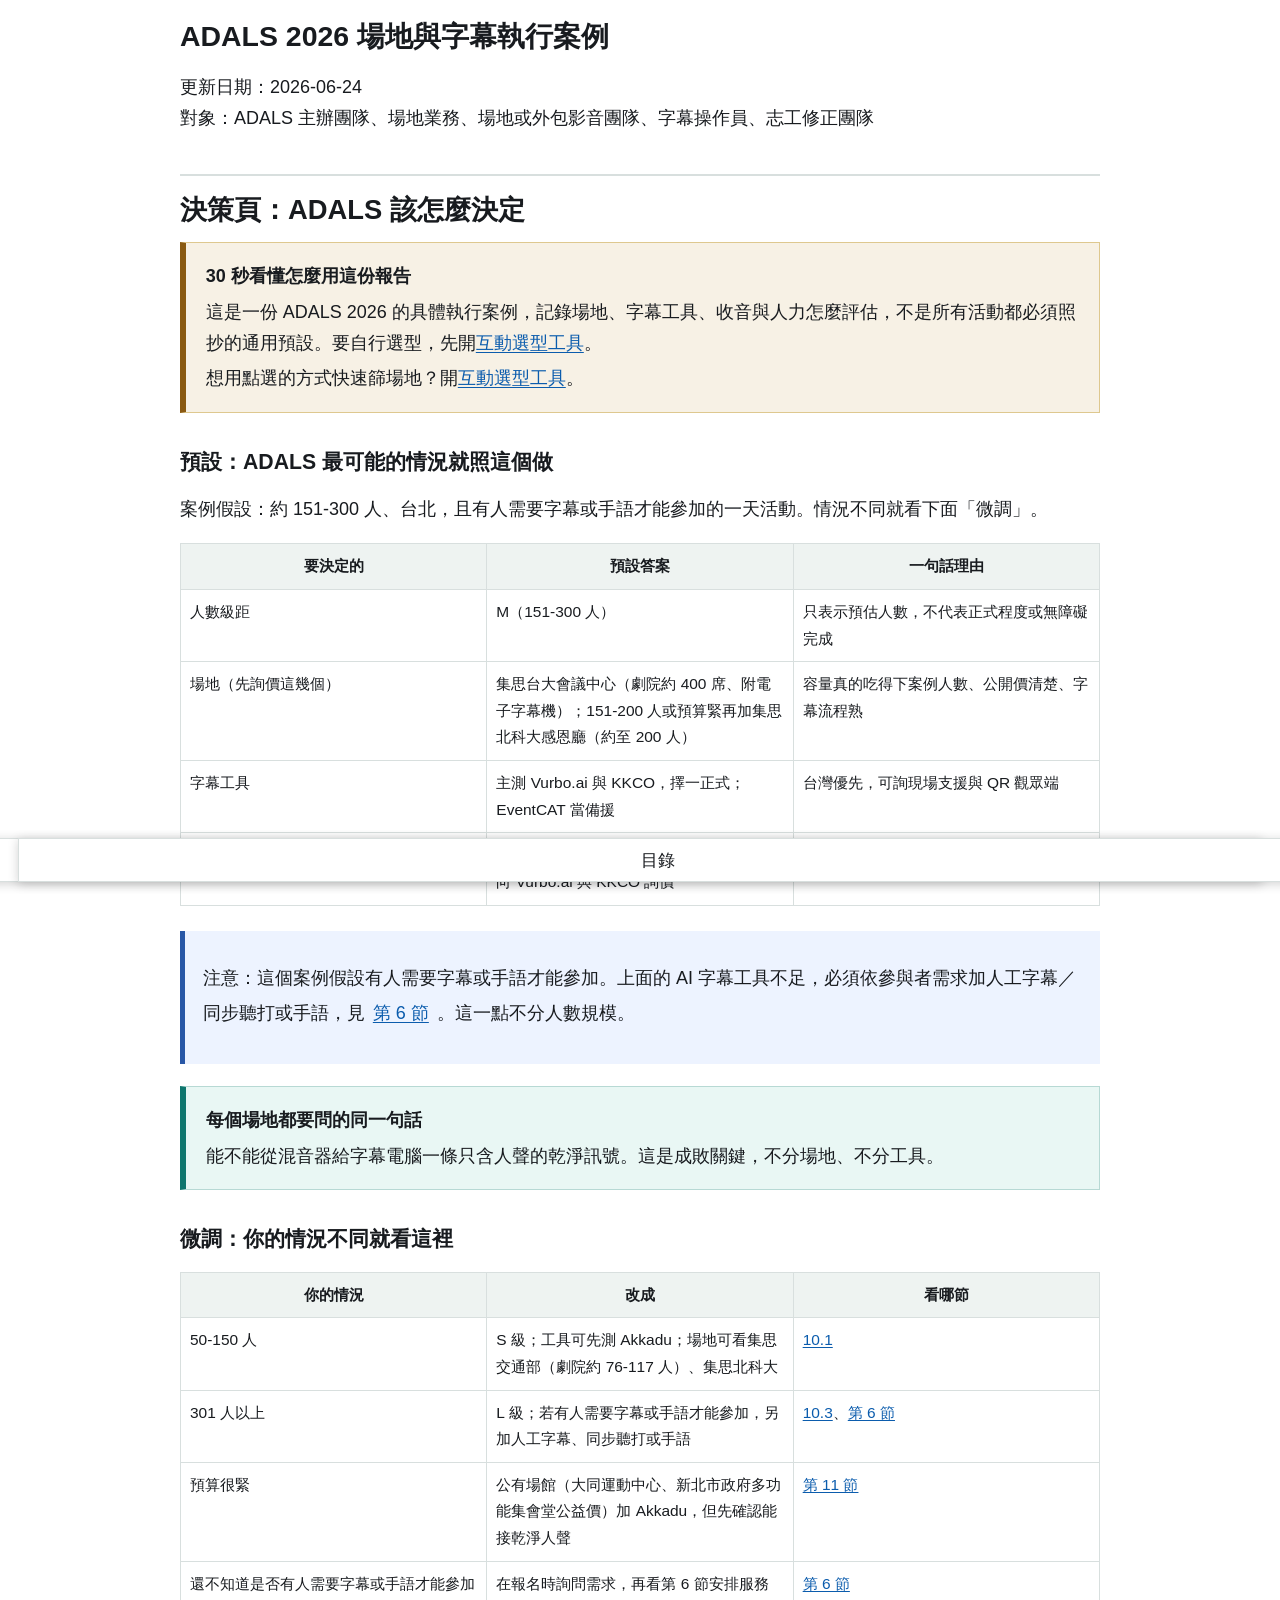
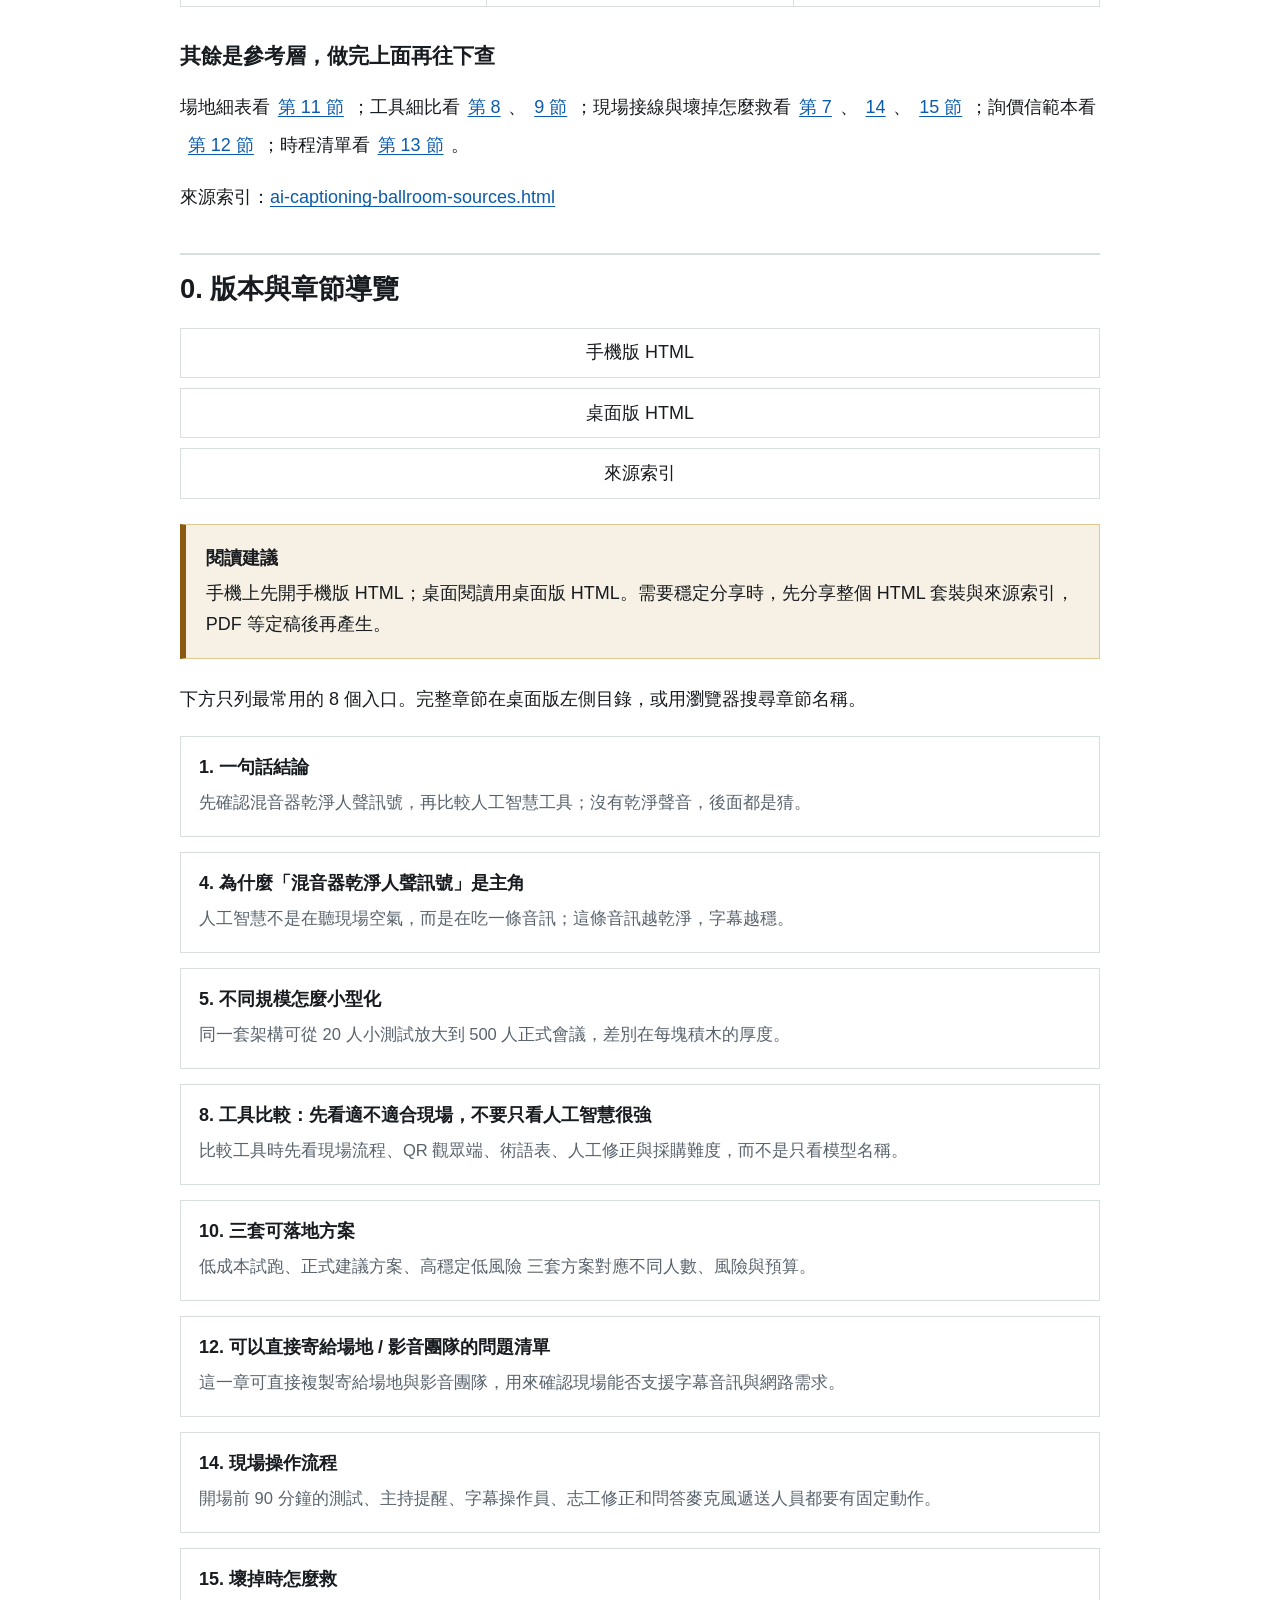
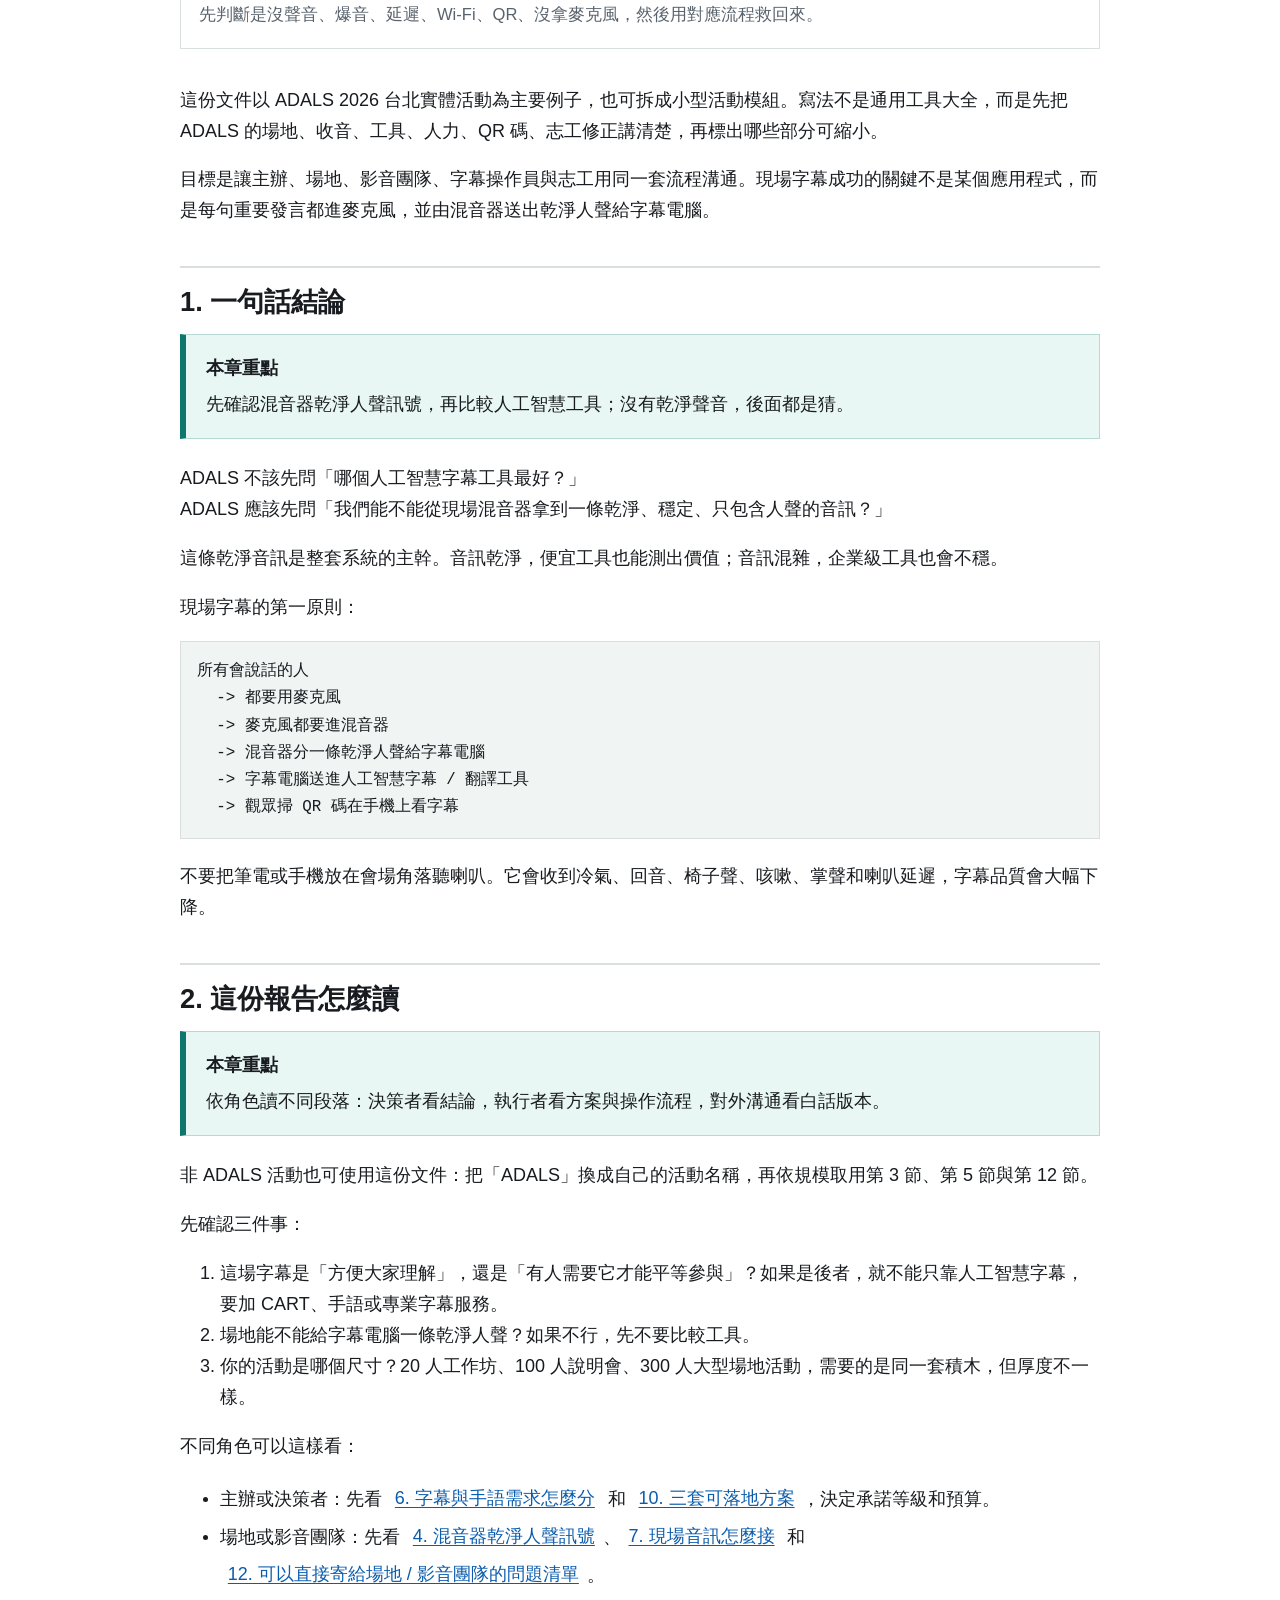
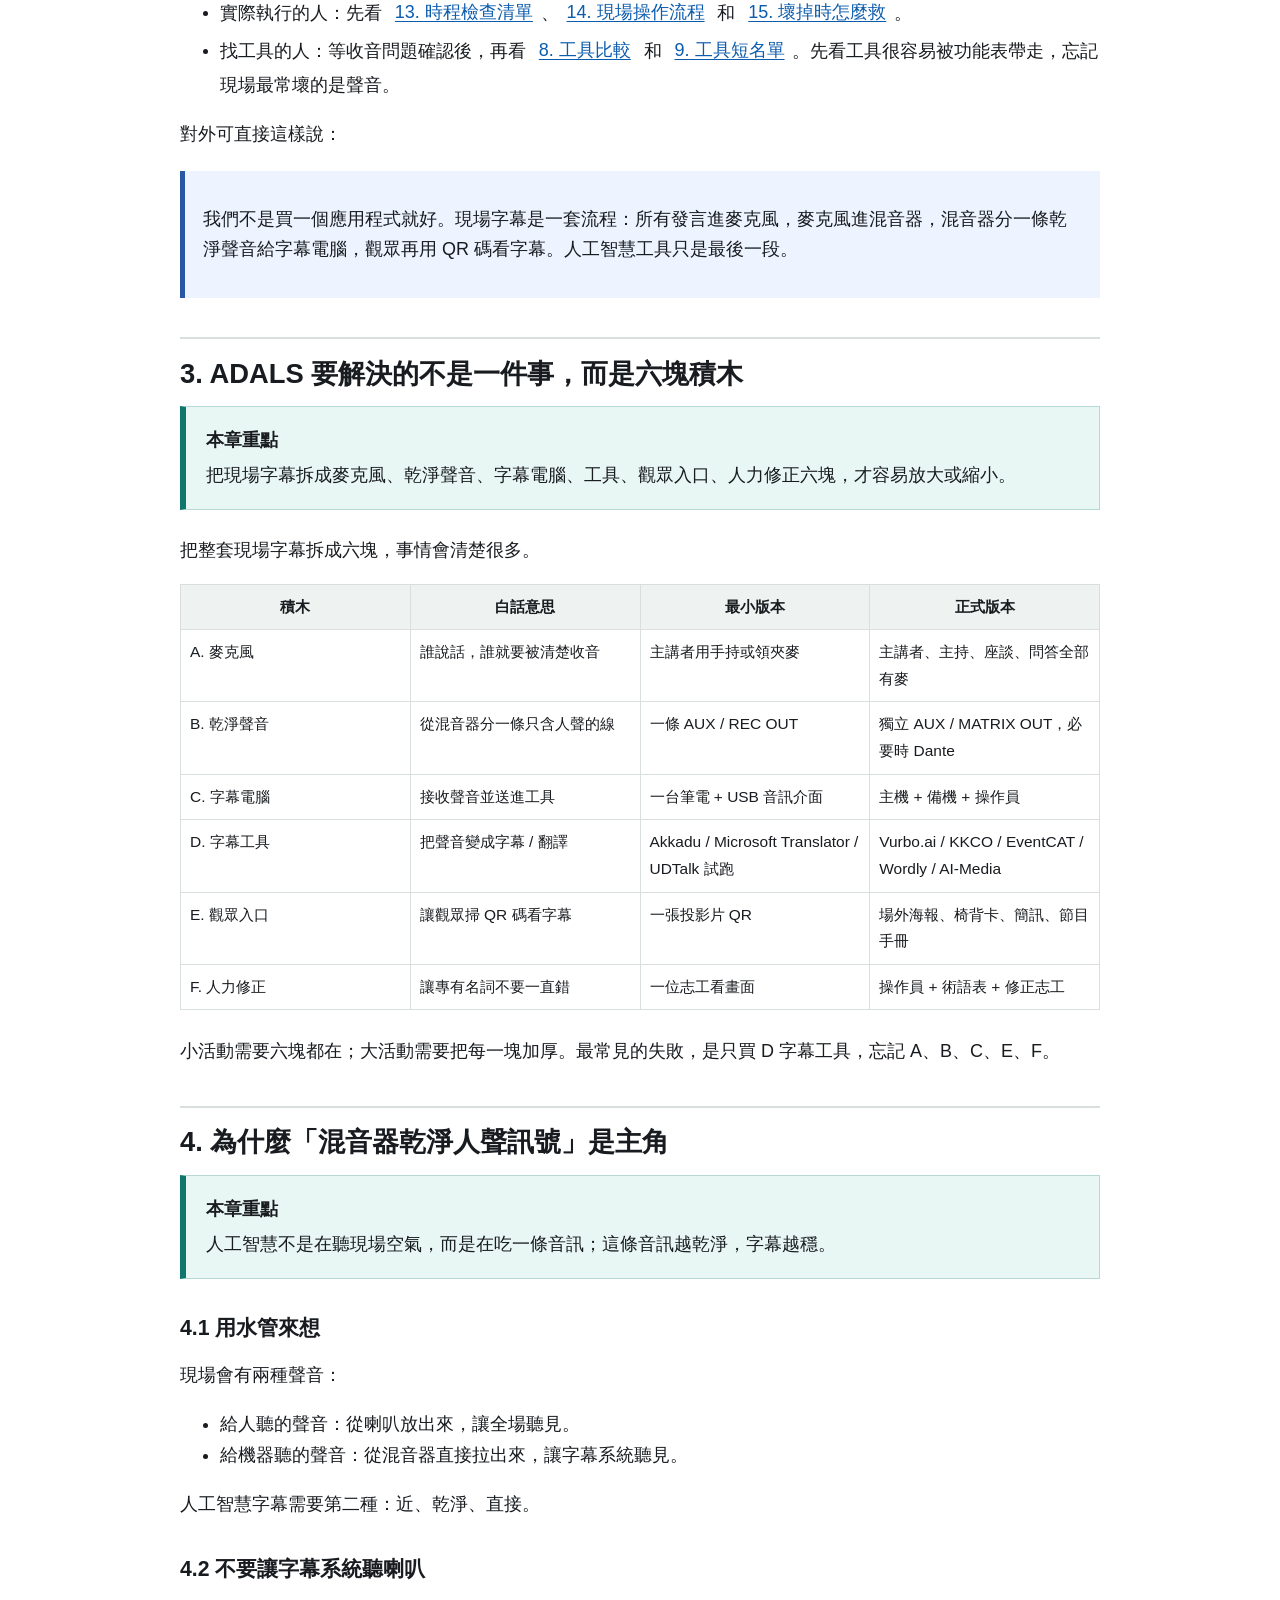
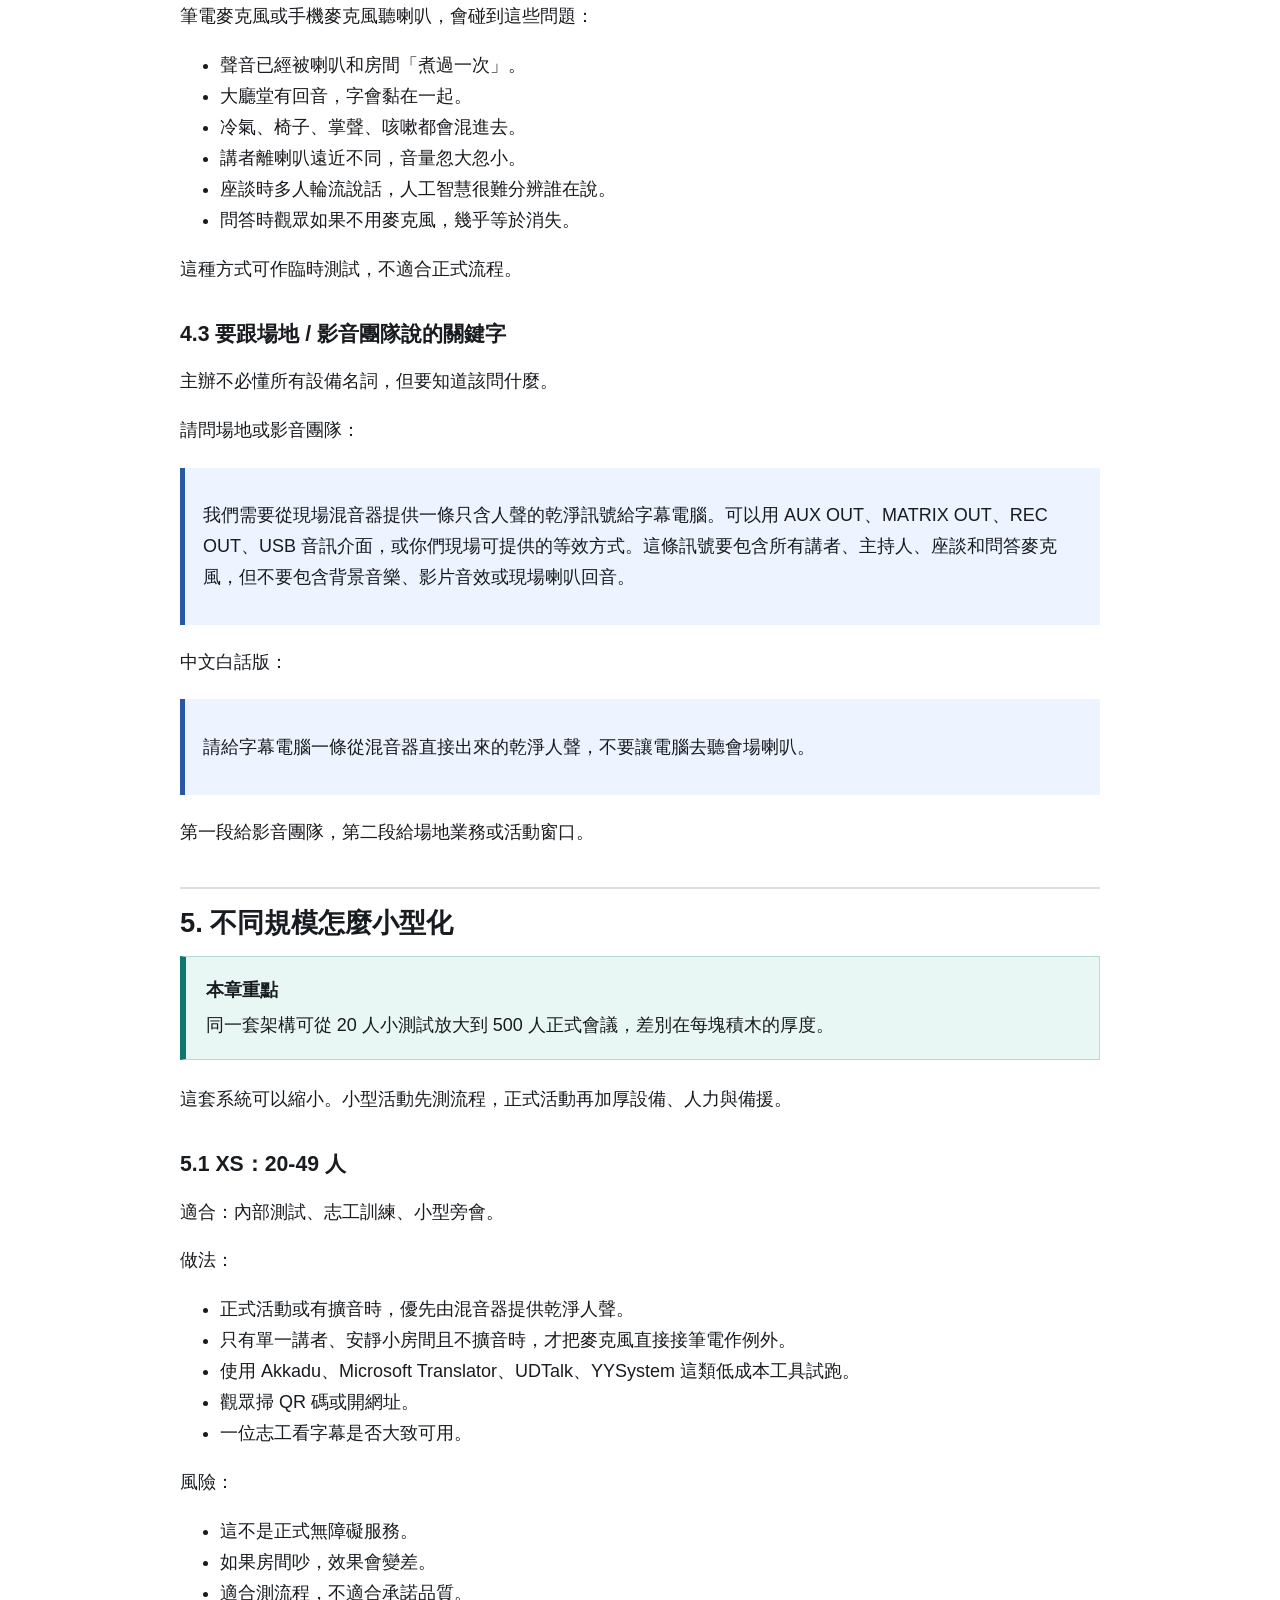
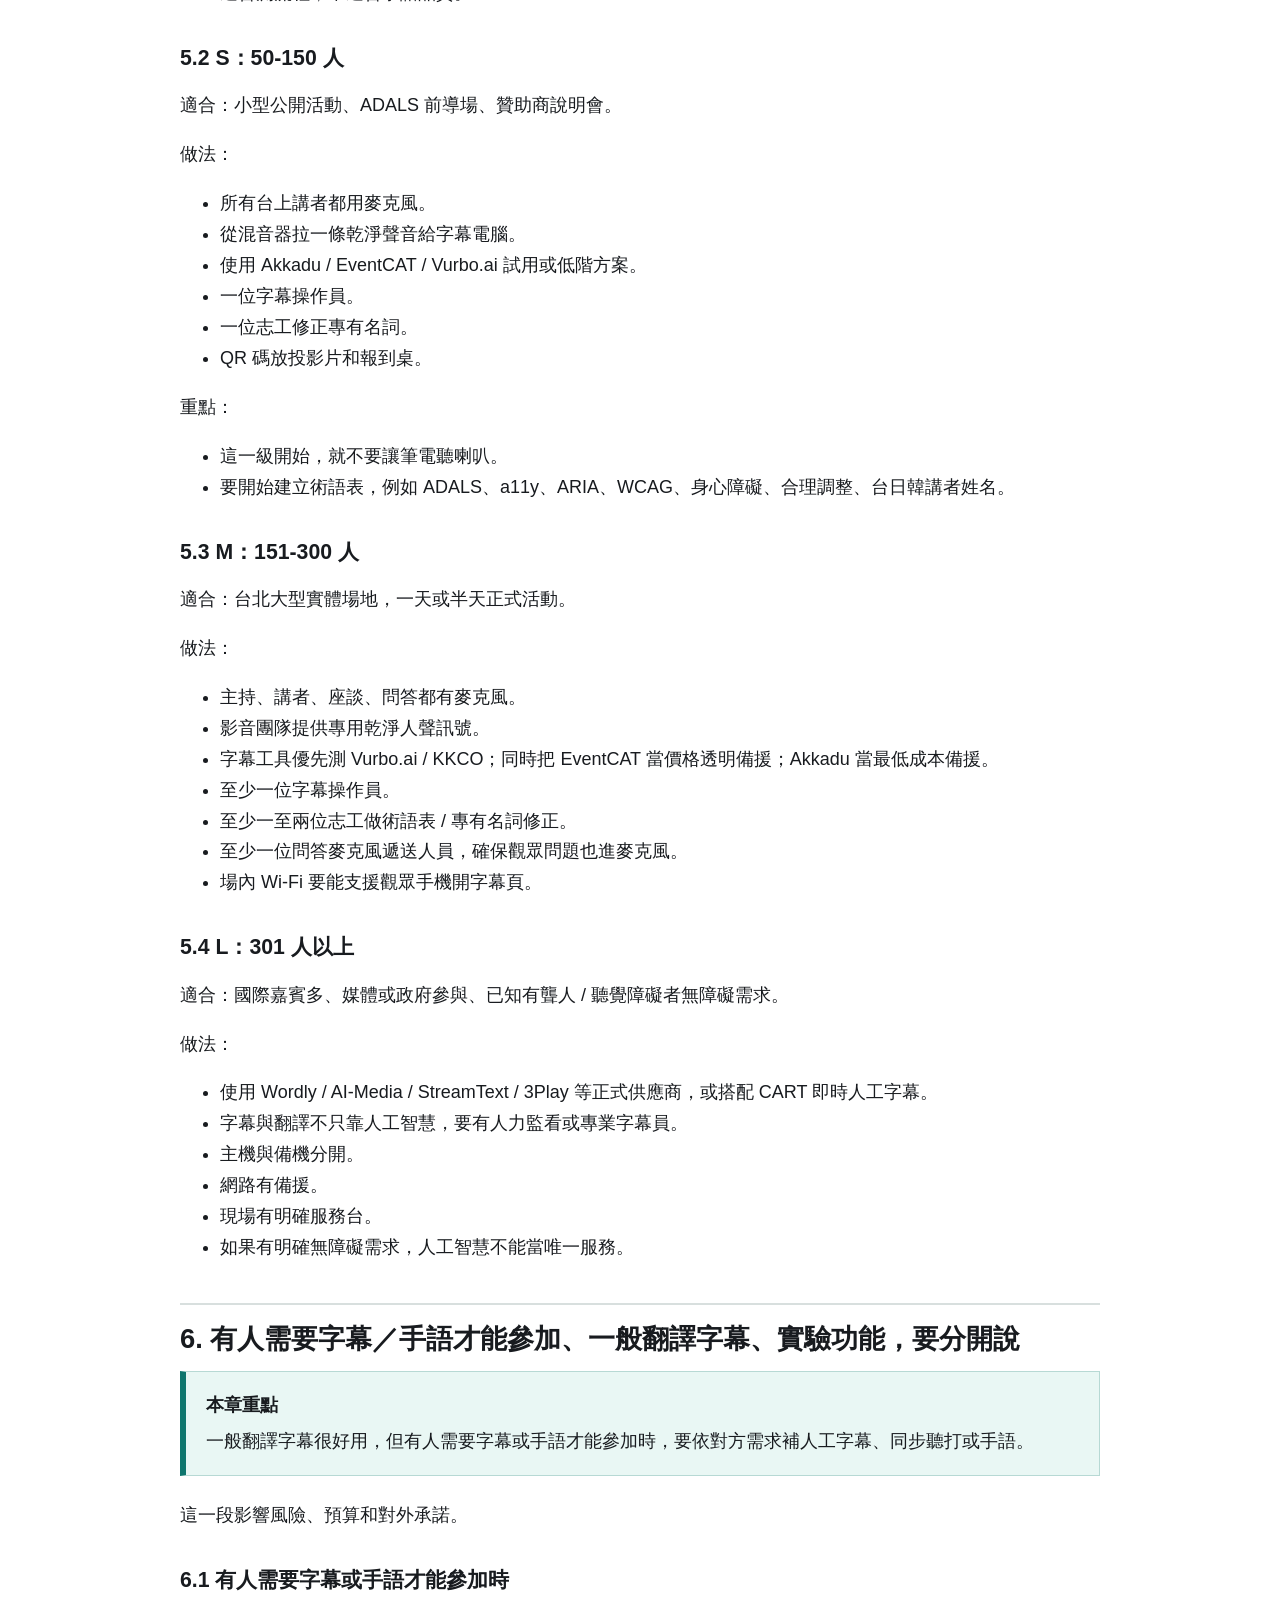
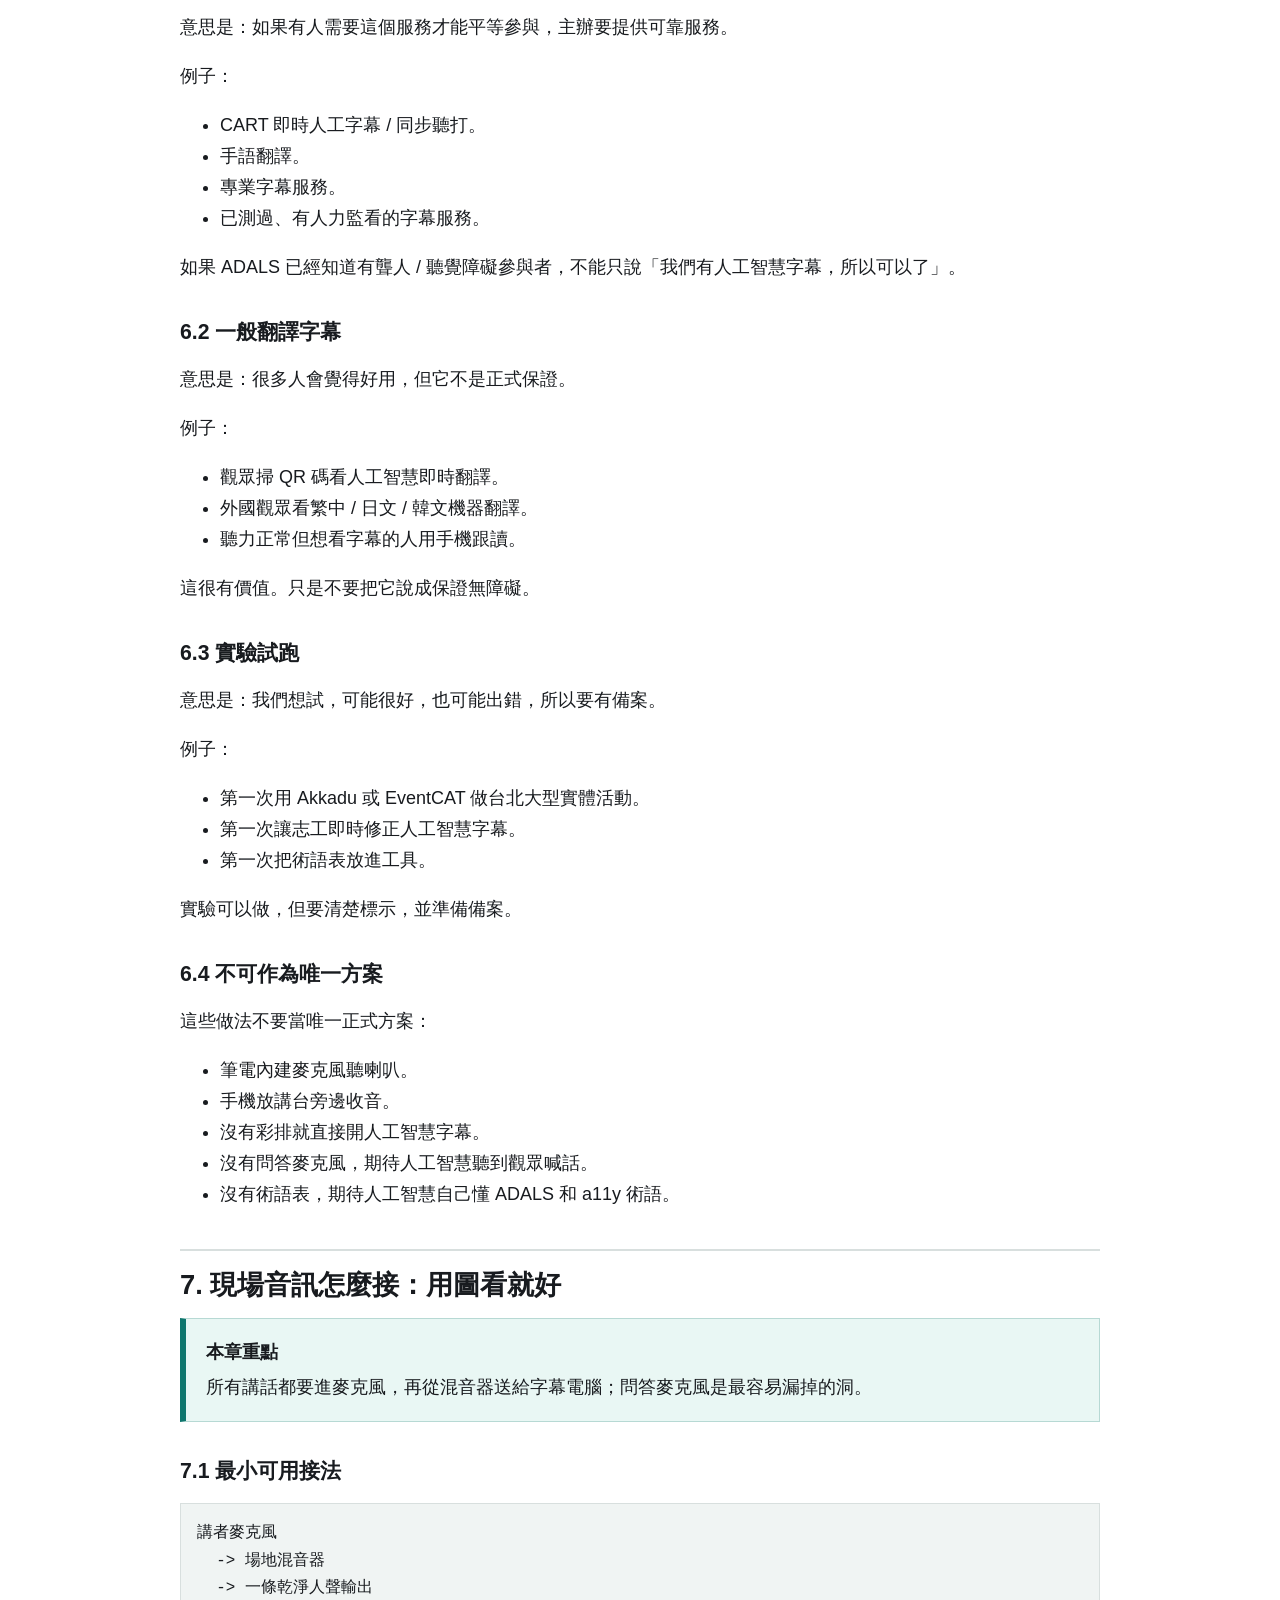
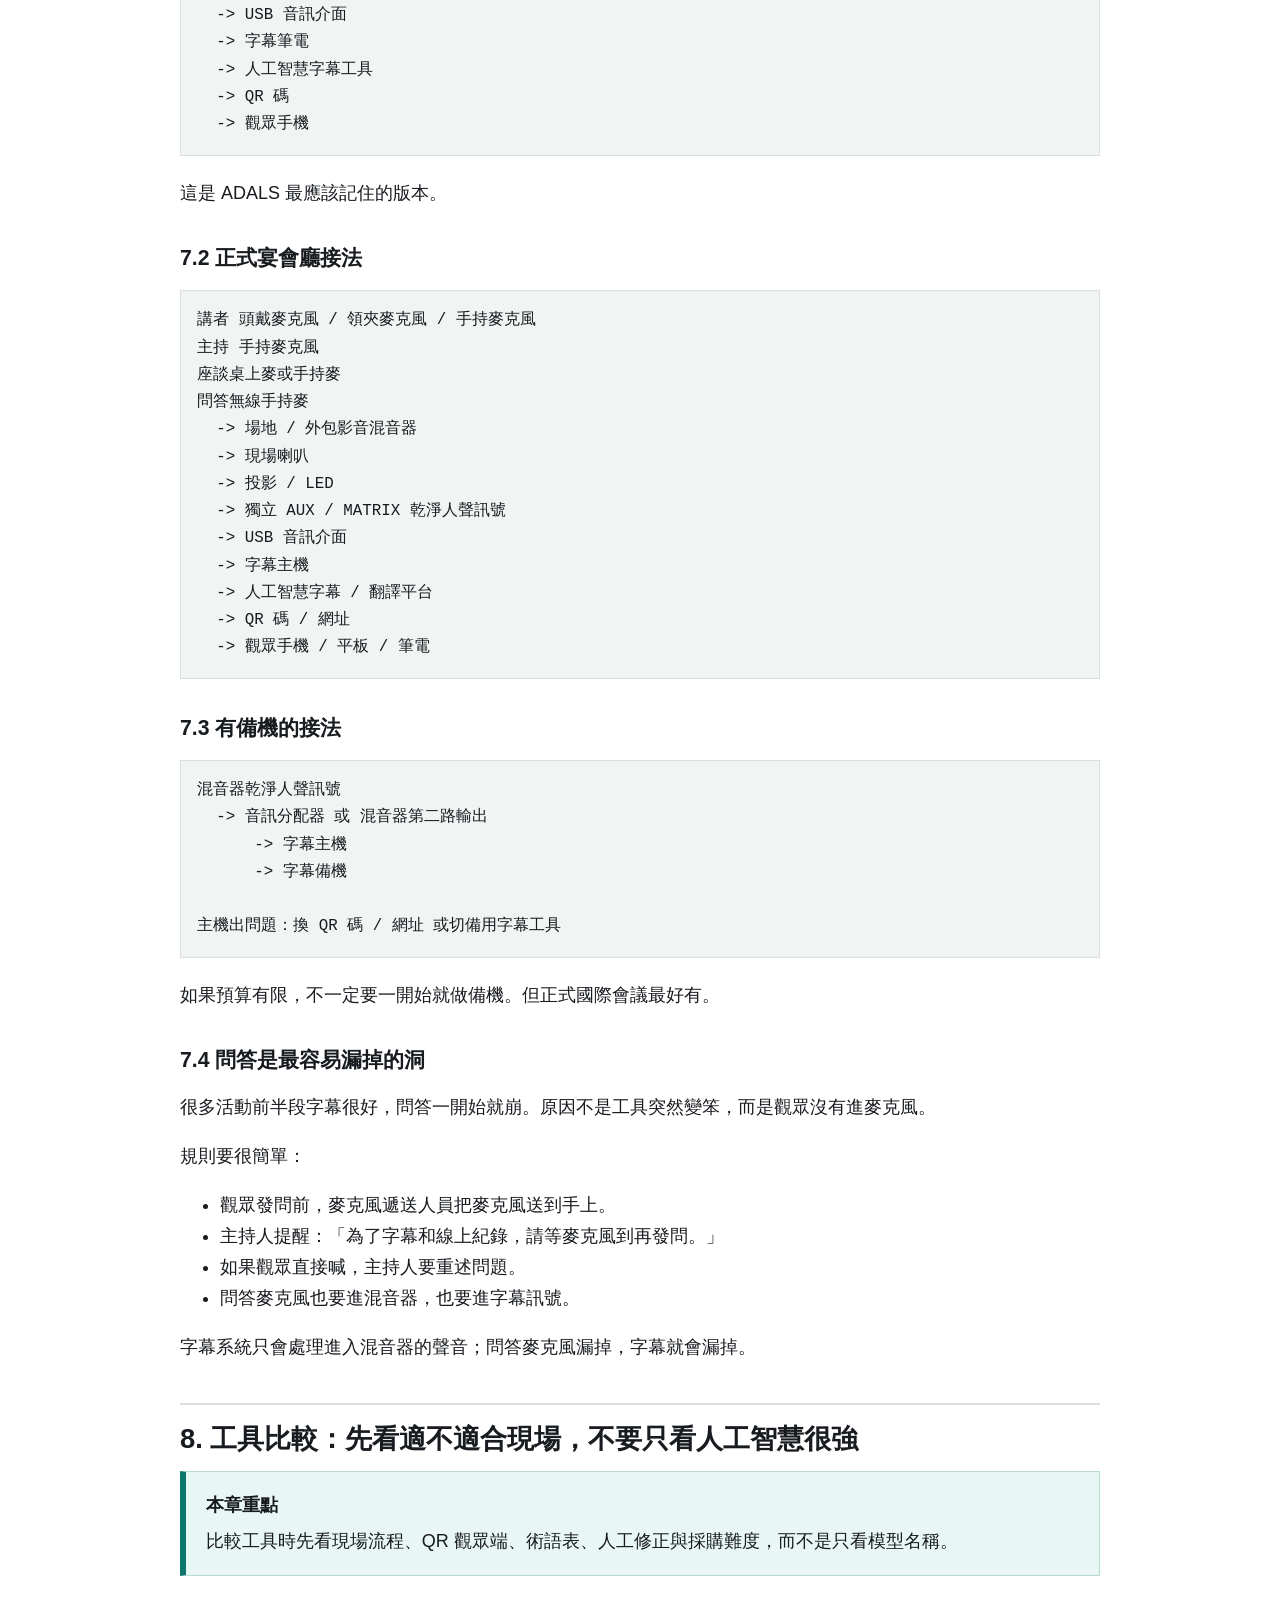
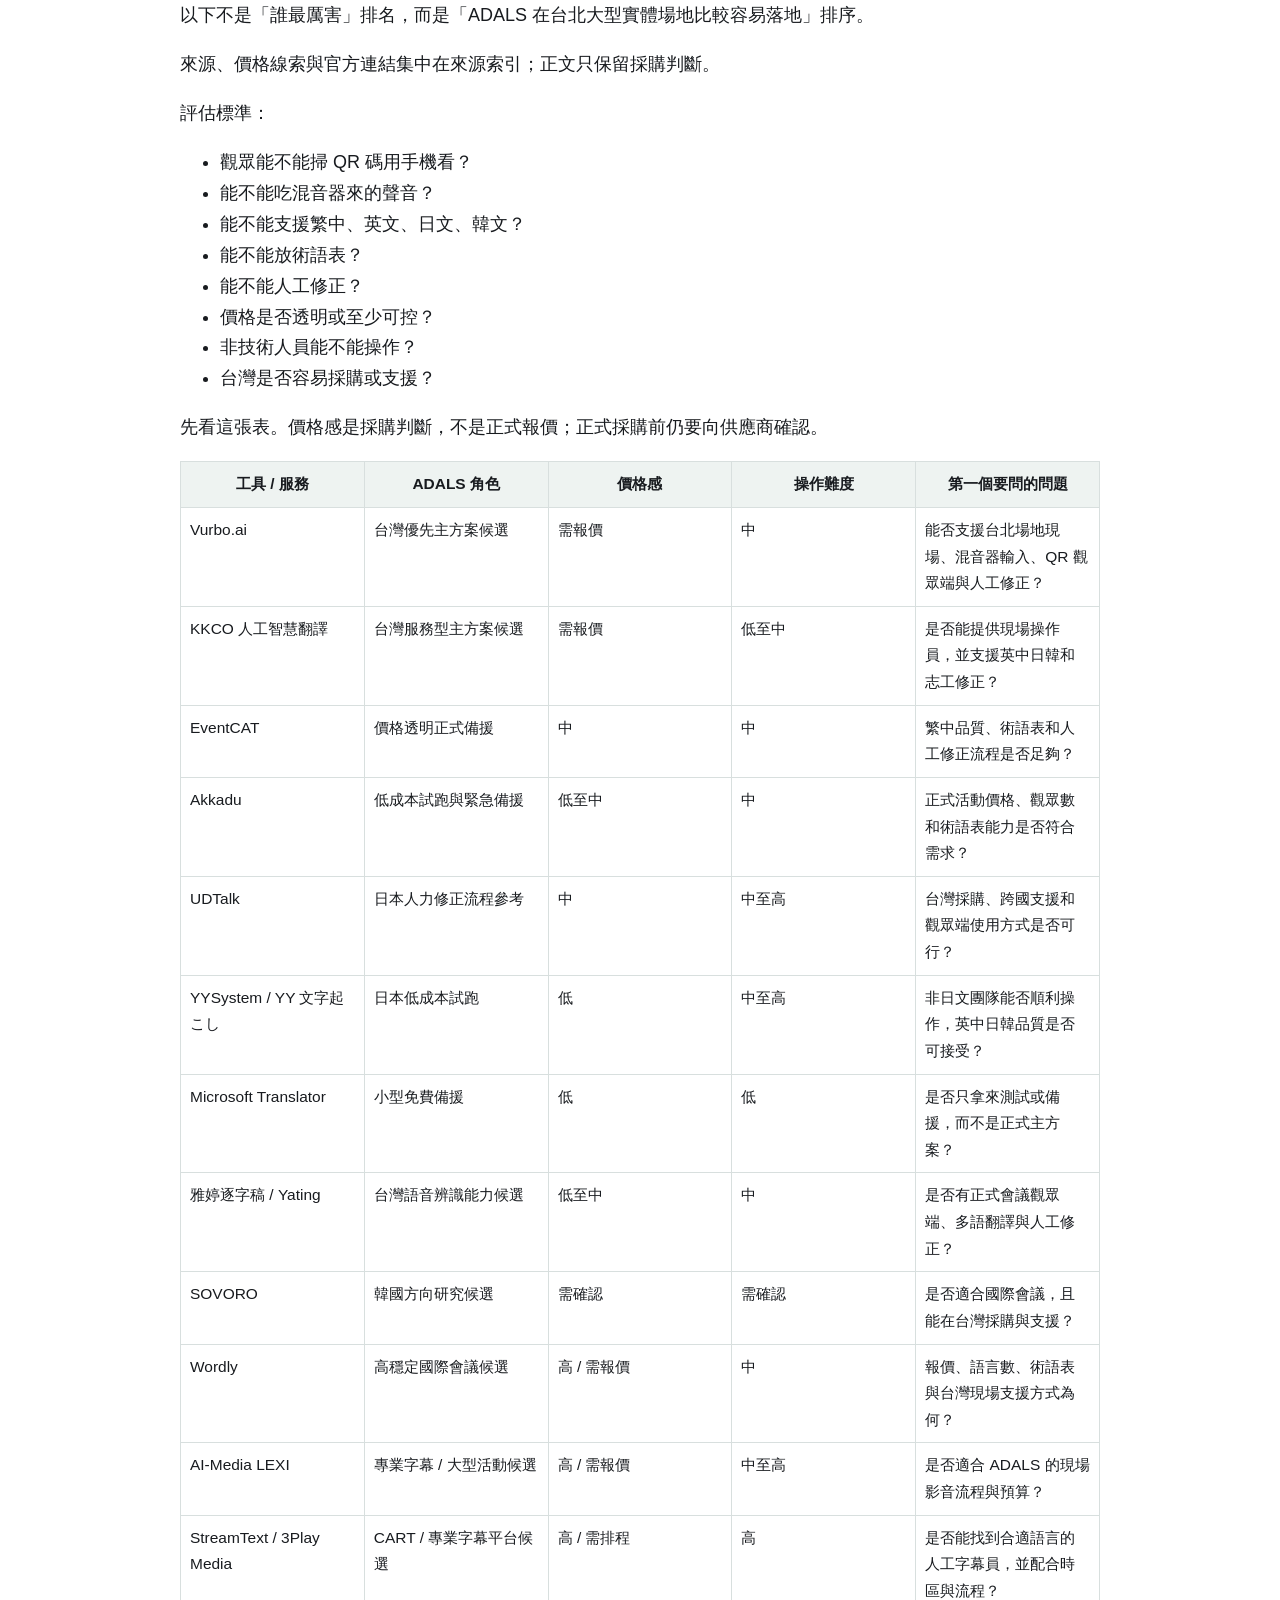
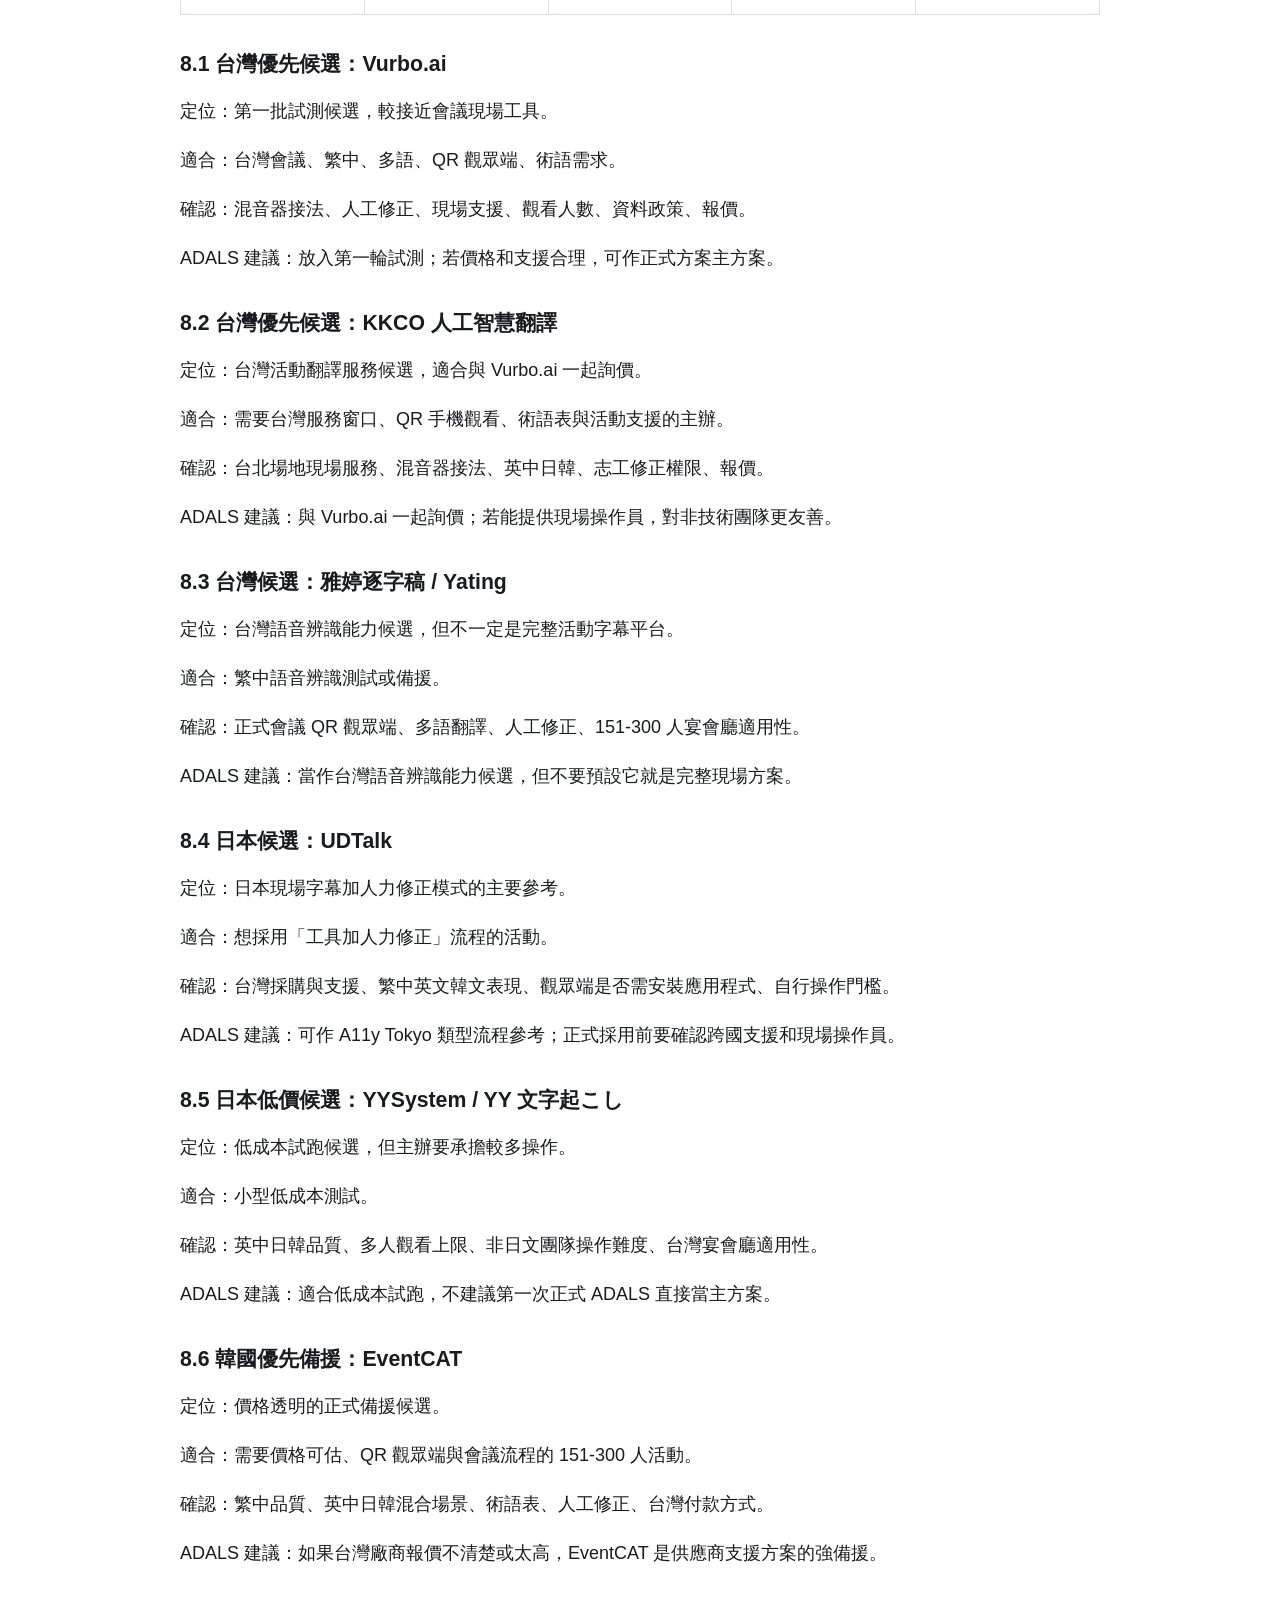
<file: ai-captioning-ballroom-solution.mobile.html>
<!DOCTYPE html>
<html xmlns="http://www.w3.org/1999/xhtml" lang="zh-Hant" xml:lang="zh-Hant">
<head>
  <meta charset="utf-8" />
  <meta name="generator" content="pandoc" />
  <meta name="viewport" content="width=device-width, initial-scale=1.0, user-scalable=yes" />
  <title>ADALS 2026 場地與字幕執行案例</title>
  <style>
    /* Default styles provided by pandoc.
    ** See https://pandoc.org/MANUAL.html#variables-for-html for config info.
    */
    code{white-space: pre-wrap;}
    span.smallcaps{font-variant: small-caps;}
    div.columns{display: flex; gap: min(4vw, 1.5em);}
    div.column{flex: auto; overflow-x: auto;}
    div.hanging-indent{margin-left: 1.5em; text-indent: -1.5em;}
    /* The extra [class] is a hack that increases specificity enough to
       override a similar rule in reveal.js */
    ul.task-list[class]{list-style: none;}
    ul.task-list li input[type="checkbox"] {
      font-size: inherit;
      width: 0.8em;
      margin: 0 0.8em 0.2em -1.6em;
      vertical-align: middle;
    }
    .display.math{display: block; text-align: center; margin: 0.5rem auto;}
  </style>
  <link rel="stylesheet" href="report-enhanced.css" />
  <link rel="stylesheet" href="report-mobile.css" />
  <meta name="description" content="ADALS 2026 場地、收音、即時字幕、翻譯工具、人力與備援的實際規劃案例。">
  <link rel="canonical" href="https://apac-aia.github.io/event-captioning/ai-captioning-ballroom-solution.desktop.html">
  <link rel="icon" href="data:,">
  <script type="application/ld+json">
  {
    "@context": "https://schema.org",
    "@type": "Article",
    "headline": "ADALS 2026 場地與字幕執行案例",
    "description": "ADALS 2026 場地、收音、即時字幕、翻譯工具、人力與備援的實際規劃案例。",
    "inLanguage": "zh-Hant",
    "dateModified": "2026-07-14",
    "mainEntityOfPage": "https://apac-aia.github.io/event-captioning/ai-captioning-ballroom-solution.desktop.html",
    "publisher": {
      "@type": "Organization",
      "name": "APAC Authentic Inclusion Association"
    }
  }
  </script>
</head>
<body>
<a class="skip-link" href="#main-content">跳到主要內容</a>
<main id="main-content">
<nav id="TOC" role="doc-toc">
<ul>
<li><a href="#adals-2026-場地與字幕執行案例"
id="toc-adals-2026-場地與字幕執行案例">ADALS 2026 場地與字幕執行案例</a>
<ul>
<li><a href="#sec-decision" id="toc-sec-decision">決策頁：ADALS
該怎麼決定</a>
<ul>
<li><a href="#預設adals-最可能的情況就照這個做"
id="toc-預設adals-最可能的情況就照這個做">預設：ADALS
最可能的情況就照這個做</a></li>
<li><a href="#微調你的情況不同就看這裡"
id="toc-微調你的情況不同就看這裡">微調：你的情況不同就看這裡</a></li>
<li><a href="#其餘是參考層做完上面再往下查"
id="toc-其餘是參考層做完上面再往下查">其餘是參考層，做完上面再往下查</a></li>
</ul></li>
<li><a href="#sec-navigation" id="toc-sec-navigation">0.
版本與章節導覽</a></li>
<li><a href="#sec-conclusion" id="toc-sec-conclusion">1.
一句話結論</a></li>
<li><a href="#sec-how-to-read" id="toc-sec-how-to-read">2.
這份報告怎麼讀</a></li>
<li><a href="#sec-six-blocks" id="toc-sec-six-blocks">3. ADALS
要解決的不是一件事，而是六塊積木</a></li>
<li><a href="#sec-clean-訊號" id="toc-sec-clean-訊號">4.
為什麼「混音器乾淨人聲訊號」是主角</a>
<ul>
<li><a href="#用水管來想" id="toc-用水管來想">4.1 用水管來想</a></li>
<li><a href="#不要讓字幕系統聽喇叭" id="toc-不要讓字幕系統聽喇叭">4.2
不要讓字幕系統聽喇叭</a></li>
<li><a href="#要跟場地-影音團隊說的關鍵字"
id="toc-要跟場地-影音團隊說的關鍵字">4.3 要跟場地 /
影音團隊說的關鍵字</a></li>
</ul></li>
<li><a href="#sec-scale" id="toc-sec-scale">5. 不同規模怎麼小型化</a>
<ul>
<li><a href="#xs20-49-人" id="toc-xs20-49-人">5.1 XS：20-49 人</a></li>
<li><a href="#s50-150-人" id="toc-s50-150-人">5.2 S：50-150 人</a></li>
<li><a href="#m151-300-人" id="toc-m151-300-人">5.3 M：151-300
人</a></li>
<li><a href="#l301-人以上" id="toc-l301-人以上">5.4 L：301
人以上</a></li>
</ul></li>
<li><a href="#sec-access-levels" id="toc-sec-access-levels">6.
有人需要字幕／手語才能參加、一般翻譯字幕、實驗功能，要分開說</a>
<ul>
<li><a href="#有人需要字幕或手語才能參加時"
id="toc-有人需要字幕或手語才能參加時">6.1
有人需要字幕或手語才能參加時</a></li>
<li><a href="#一般翻譯字幕" id="toc-一般翻譯字幕">6.2
一般翻譯字幕</a></li>
<li><a href="#實驗試跑" id="toc-實驗試跑">6.3 實驗試跑</a></li>
<li><a href="#不可作為唯一方案" id="toc-不可作為唯一方案">6.4
不可作為唯一方案</a></li>
</ul></li>
<li><a href="#sec-audio-路由" id="toc-sec-audio-路由">7.
現場音訊怎麼接：用圖看就好</a>
<ul>
<li><a href="#最小可用接法" id="toc-最小可用接法">7.1
最小可用接法</a></li>
<li><a href="#正式宴會廳接法" id="toc-正式宴會廳接法">7.2
正式宴會廳接法</a></li>
<li><a href="#有備機的接法" id="toc-有備機的接法">7.3
有備機的接法</a></li>
<li><a href="#問答是最容易漏掉的洞" id="toc-問答是最容易漏掉的洞">7.4
問答是最容易漏掉的洞</a></li>
</ul></li>
<li><a href="#sec-tools" id="toc-sec-tools">8.
工具比較：先看適不適合現場，不要只看人工智慧很強</a>
<ul>
<li><a href="#台灣優先候選vurbo.ai" id="toc-台灣優先候選vurbo.ai">8.1
台灣優先候選：Vurbo.ai</a></li>
<li><a href="#台灣優先候選kkco-人工智慧翻譯"
id="toc-台灣優先候選kkco-人工智慧翻譯">8.2 台灣優先候選：KKCO
人工智慧翻譯</a></li>
<li><a href="#台灣候選雅婷逐字稿-yating"
id="toc-台灣候選雅婷逐字稿-yating">8.3 台灣候選：雅婷逐字稿 /
Yating</a></li>
<li><a href="#日本候選udtalk" id="toc-日本候選udtalk">8.4
日本候選：UDTalk</a></li>
<li><a href="#日本低價候選yysystem-yy-文字起こし"
id="toc-日本低價候選yysystem-yy-文字起こし">8.5 日本低價候選：YYSystem /
YY 文字起こし</a></li>
<li><a href="#韓國優先備援eventcat" id="toc-韓國優先備援eventcat">8.6
韓國優先備援：EventCAT</a></li>
<li><a href="#韓國候選sovoro" id="toc-韓國候選sovoro">8.7
韓國候選：SOVORO</a></li>
<li><a href="#低成本國際候選akkadu" id="toc-低成本國際候選akkadu">8.8
低成本國際候選：Akkadu</a></li>
<li><a href="#免費或近免費microsoft-translator"
id="toc-免費或近免費microsoft-translator">8.9 免費或近免費：Microsoft
Translator</a></li>
<li><a href="#正式國際供應商wordly" id="toc-正式國際供應商wordly">8.10
正式國際供應商：Wordly</a></li>
<li><a href="#正式字幕-廣播供應商ai-media-lexi"
id="toc-正式字幕-廣播供應商ai-media-lexi">8.11 正式字幕 /
廣播供應商：AI-Media LEXI</a></li>
<li><a href="#cart-即時人工字幕-專業字幕平台streamtext-3play-media"
id="toc-cart-即時人工字幕-專業字幕平台streamtext-3play-media">8.12 CART
即時人工字幕 / 專業字幕平台：StreamText / 3Play Media</a></li>
</ul></li>
<li><a href="#sec-shortlist" id="toc-sec-shortlist">9. ADALS
工具短名單</a>
<ul>
<li><a href="#第一輪試測名單"
id="toc-第一輪試測名單">第一輪試測名單</a></li>
<li><a href="#推薦排序" id="toc-推薦排序">推薦排序</a></li>
</ul></li>
<li><a href="#sec-packages" id="toc-sec-packages">10. 三套可落地方案</a>
<ul>
<li><a href="#精簡自營方案" id="toc-精簡自營方案">10.1
精簡自營方案</a></li>
<li><a href="#供應商支援方案" id="toc-供應商支援方案">10.2
供應商支援方案</a></li>
<li><a href="#高保障方案" id="toc-高保障方案">10.3 高保障方案</a></li>
</ul></li>
<li><a href="#sec-venues" id="toc-sec-venues">11.
台北場地：公開價格、飯店報價與總成本比較</a>
<ul>
<li><a href="#先看怎麼比" id="toc-先看怎麼比">11.1 先看怎麼比</a></li>
<li><a href="#非飯店與會議場地公開價格"
id="toc-非飯店與會議場地公開價格">11.2 非飯店與會議場地公開價格</a></li>
<li><a href="#飯店與宴會場地公開每日-半日報價"
id="toc-飯店與宴會場地公開每日-半日報價">11.3 飯店與宴會場地公開每日 /
半日報價</a></li>
<li><a href="#用-200-人粗算差距會很明顯"
id="toc-用-200-人粗算差距會很明顯">11.4 用 200
人粗算，差距會很明顯</a></li>
<li><a href="#建議詢價方式" id="toc-建議詢價方式">11.5
建議詢價方式</a></li>
</ul></li>
<li><a href="#sec-rfp" id="toc-sec-rfp">12. 可以直接寄給場地 /
影音團隊的問題清單</a>
<ul>
<li><a href="#短版電子郵件" id="toc-短版電子郵件">12.1
短版電子郵件</a></li>
<li><a href="#給影音團隊的白話需求單"
id="toc-給影音團隊的白話需求單">12.2 給影音團隊的白話需求單</a></li>
<li><a href="#彩排時一定要測" id="toc-彩排時一定要測">12.3
彩排時一定要測</a></li>
</ul></li>
<li><a href="#sec-timeline" id="toc-sec-timeline">13. 時程檢查清單</a>
<ul>
<li><a href="#活動前-60-天" id="toc-活動前-60-天">活動前 60 天</a></li>
<li><a href="#活動前-30-天" id="toc-活動前-30-天">活動前 30 天</a></li>
<li><a href="#活動前-14-天" id="toc-活動前-14-天">活動前 14 天</a></li>
<li><a href="#活動前-7-天" id="toc-活動前-7-天">活動前 7 天</a></li>
<li><a href="#活動前-1-天" id="toc-活動前-1-天">活動前 1 天</a></li>
</ul></li>
<li><a href="#sec-現場操作手冊" id="toc-sec-現場操作手冊">14.
現場操作流程</a>
<ul>
<li><a href="#開場前-90-分鐘" id="toc-開場前-90-分鐘">14.1 開場前 90
分鐘</a></li>
<li><a href="#開場前-15-分鐘" id="toc-開場前-15-分鐘">14.2 開場前 15
分鐘</a></li>
<li><a href="#字幕操作員操作流程" id="toc-字幕操作員操作流程">14.3
字幕操作員操作流程</a></li>
<li><a href="#志工修正操作流程" id="toc-志工修正操作流程">14.4
志工修正操作流程</a></li>
<li><a href="#問答麥克風遞送人員操作流程"
id="toc-問答麥克風遞送人員操作流程">14.5
問答麥克風遞送人員操作流程</a></li>
<li><a href="#會後錄影與字幕交付" id="toc-會後錄影與字幕交付">14.6
會後錄影與字幕交付</a></li>
</ul></li>
<li><a href="#sec-failures" id="toc-sec-failures">15. 壞掉時怎麼救</a>
<ul>
<li><a href="#沒聲音" id="toc-沒聲音">15.1 沒聲音</a></li>
<li><a href="#聲音爆掉" id="toc-聲音爆掉">15.2 聲音爆掉</a></li>
<li><a href="#字幕延遲" id="toc-字幕延遲">15.3 字幕延遲</a></li>
<li><a href="#wi-fi-壞掉" id="toc-wi-fi-壞掉">15.4 Wi-Fi 壞掉</a></li>
<li><a href="#qr-碼掃不到" id="toc-qr-碼掃不到">15.5 QR
碼掃不到</a></li>
<li><a href="#講者沒拿麥克風" id="toc-講者沒拿麥克風">15.6
講者沒拿麥克風</a></li>
<li><a href="#人工智慧翻錯專有名詞" id="toc-人工智慧翻錯專有名詞">15.7
人工智慧翻錯專有名詞</a></li>
</ul></li>
<li><a href="#sec-術語表" id="toc-sec-術語表">16.
術語表：這是讓人工智慧少犯傻的字典</a></li>
<li><a href="#sec-隱私" id="toc-sec-隱私">17. 資料與隱私</a></li>
<li><a href="#sec-recommendation" id="toc-sec-recommendation">18.
最終建議</a></li>
<li><a href="#sec-decision-table" id="toc-sec-decision-table">19.
採購決策表</a></li>
<li><a href="#sec-host-script" id="toc-sec-host-script">20.
附錄：給主持人的提醒詞</a>
<ul>
<li><a href="#開場" id="toc-開場">開場</a></li>
<li><a href="#問答前" id="toc-問答前">問答前</a></li>
<li><a href="#字幕出錯時" id="toc-字幕出錯時">字幕出錯時</a></li>
</ul></li>
<li><a href="#sec-test-script" id="toc-sec-test-script">21.
附錄：測試腳本</a></li>
<li><a href="#sec-source-index" id="toc-sec-source-index">22.
附錄：來源索引怎麼用</a></li>
</ul></li>
</ul>
</nav>
<h1 id="adals-2026-場地與字幕執行案例">ADALS 2026
場地與字幕執行案例</h1>
<p>更新日期：2026-06-24<br />
對象：ADALS
主辦團隊、場地業務、場地或外包影音團隊、字幕操作員、志工修正團隊</p>
<h2 id="sec-decision">決策頁：ADALS 該怎麼決定</h2>
<div class="section-highlight section-highlight-primary">
<strong>30 秒看懂怎麼用這份報告</strong>
<p>
這是一份 ADALS 2026
的具體執行案例，記錄場地、字幕工具、收音與人力怎麼評估，不是所有活動都必須照抄的通用預設。要自行選型，先開<a href="index.html">互動選型工具</a>。
</p>
<p>
想用點選的方式快速篩場地？開<a href="index.html">互動選型工具</a>。
</p>
</div>
<h3 id="預設adals-最可能的情況就照這個做">預設：ADALS
最可能的情況就照這個做</h3>
<p>案例假設：約 151-300
人、台北，且有人需要字幕或手語才能參加的一天活動。情況不同就看下面「微調」。</p>
<table>
<colgroup>
<col style="width: 33%" />
<col style="width: 33%" />
<col style="width: 33%" />
</colgroup>
<thead>
<tr>
<th>要決定的</th>
<th>預設答案</th>
<th>一句話理由</th>
</tr>
</thead>
<tbody>
<tr>
<td>人數級距</td>
<td>M（151-300 人）</td>
<td>只表示預估人數，不代表正式程度或無障礙完成</td>
</tr>
<tr>
<td>場地（先詢價這幾個）</td>
<td>集思台大會議中心（劇院約 400 席、附電子字幕機）；151-200
人或預算緊再加集思北科大感恩廳（約至 200 人）</td>
<td>容量真的吃得下案例人數、公開價清楚、字幕流程熟</td>
</tr>
<tr>
<td>字幕工具</td>
<td>主測 Vurbo.ai 與 KKCO，擇一正式；EventCAT 當備援</td>
<td>台灣優先，可詢現場支援與 QR 觀眾端</td>
</tr>
<tr>
<td>現在就做的下一步</td>
<td>用<a href="#sec-rfp">第 12 節</a>的詢價信，寄給上面的場地，並向
Vurbo.ai 與 KKCO 詢價</td>
<td>一個動作就啟動</td>
</tr>
</tbody>
</table>
<blockquote>
<p>注意：這個案例假設有人需要字幕或手語才能參加。上面的 AI
字幕工具不足，必須依參與者需求加人工字幕／同步聽打或手語，見<a
href="#sec-access-levels">第 6 節</a>。這一點不分人數規模。</p>
</blockquote>
<div class="section-highlight">
<strong>每個場地都要問的同一句話</strong>
<p>
能不能從混音器給字幕電腦一條只含人聲的乾淨訊號。這是成敗關鍵，不分場地、不分工具。
</p>
</div>
<h3 id="微調你的情況不同就看這裡">微調：你的情況不同就看這裡</h3>
<table>
<colgroup>
<col style="width: 33%" />
<col style="width: 33%" />
<col style="width: 33%" />
</colgroup>
<thead>
<tr>
<th>你的情況</th>
<th>改成</th>
<th>看哪節</th>
</tr>
</thead>
<tbody>
<tr>
<td>50-150 人</td>
<td>S 級；工具可先測 Akkadu；場地可看集思交通部（劇院約 76-117
人）、集思北科大</td>
<td><a href="#sec-packages">10.1</a></td>
</tr>
<tr>
<td>301 人以上</td>
<td>L
級；若有人需要字幕或手語才能參加，另加人工字幕、同步聽打或手語</td>
<td><a href="#sec-packages">10.3</a>、<a href="#sec-access-levels">第 6
節</a></td>
</tr>
<tr>
<td>預算很緊</td>
<td>公有場館（大同運動中心、新北市政府多功能集會堂公益價）加
Akkadu，但先確認能接乾淨人聲</td>
<td><a href="#sec-venues">第 11 節</a></td>
</tr>
<tr>
<td>還不知道是否有人需要字幕或手語才能參加</td>
<td>在報名時詢問需求，再看第 6 節安排服務</td>
<td><a href="#sec-access-levels">第 6 節</a></td>
</tr>
</tbody>
</table>
<h3
id="其餘是參考層做完上面再往下查">其餘是參考層，做完上面再往下查</h3>
<p>場地細表看<a href="#sec-venues">第 11 節</a>；工具細比看<a
href="#sec-tools">第 8</a>、<a href="#sec-shortlist">9
節</a>；現場接線與壞掉怎麼救看<a href="#sec-audio-路由">第 7</a>、<a
href="#sec-現場操作手冊">14</a>、<a href="#sec-failures">15
節</a>；詢價信範本看<a href="#sec-rfp">第 12 節</a>；時程清單看<a
href="#sec-timeline">第 13 節</a>。</p>
<div class="page-break">

</div>
<p>來源索引：<a
href="ai-captioning-ballroom-sources.html">ai-captioning-ballroom-sources.html</a></p>
<h2 id="sec-navigation">0. 版本與章節導覽</h2>
<div class="version-switch" role="navigation" aria-label="閱讀版本">
<p><a href="ai-captioning-ballroom-solution.mobile.html">手機版 HTML</a>
<a href="ai-captioning-ballroom-solution.desktop.html">桌面版 HTML</a>
<a href="ai-captioning-ballroom-sources.html">來源索引</a></p>
</div>
<div class="section-highlight section-highlight-primary">
<strong>閱讀建議</strong>
<p>
手機上先開手機版 HTML；桌面閱讀用桌面版 HTML。需要穩定分享時，先分享整個
HTML 套裝與來源索引，PDF 等定稿後再產生。
</p>
</div>
<p>下方只列最常用的 8
個入口。完整章節在桌面版左側目錄，或用瀏覽器搜尋章節名稱。</p>
<div class="chapter-guide" aria-label="章節導覽">
<p><a class="chapter-card" href="#sec-conclusion"><strong>1.
一句話結論</strong><span>先確認混音器乾淨人聲訊號，再比較人工智慧工具；沒有乾淨聲音，後面都是猜。</span></a>
<a class="chapter-card" href="#sec-clean-訊號"><strong>4.
為什麼「混音器乾淨人聲訊號」是主角</strong><span>人工智慧不是在聽現場空氣，而是在吃一條音訊；這條音訊越乾淨，字幕越穩。</span></a>
<a class="chapter-card" href="#sec-scale"><strong>5.
不同規模怎麼小型化</strong><span>同一套架構可從 20 人小測試放大到 500
人正式會議，差別在每塊積木的厚度。</span></a>
<a class="chapter-card" href="#sec-tools"><strong>8.
工具比較：先看適不適合現場，不要只看人工智慧很強</strong><span>比較工具時先看現場流程、QR
觀眾端、術語表、人工修正與採購難度，而不是只看模型名稱。</span></a>
<a class="chapter-card" href="#sec-packages"><strong>10.
三套可落地方案</strong><span>低成本試跑、正式建議方案、高穩定低風險
三套方案對應不同人數、風險與預算。</span></a>
<a class="chapter-card" href="#sec-rfp"><strong>12. 可以直接寄給場地 /
影音團隊的問題清單</strong><span>這一章可直接複製寄給場地與影音團隊，用來確認現場能否支援字幕音訊與網路需求。</span></a>
<a class="chapter-card" href="#sec-現場操作手冊"><strong>14.
現場操作流程</strong><span>開場前 90
分鐘的測試、主持提醒、字幕操作員、志工修正和問答麥克風遞送人員都要有固定動作。</span></a>
<a class="chapter-card" href="#sec-failures"><strong>15.
壞掉時怎麼救</strong><span>先判斷是沒聲音、爆音、延遲、Wi-Fi、QR、沒拿麥克風，然後用對應流程救回來。</span></a></p>
</div>
<div class="page-break">

</div>
<p>這份文件以 ADALS 2026
台北實體活動為主要例子，也可拆成小型活動模組。寫法不是通用工具大全，而是先把
ADALS 的場地、收音、工具、人力、QR
碼、志工修正講清楚，再標出哪些部分可縮小。</p>
<p>目標是讓主辦、場地、影音團隊、字幕操作員與志工用同一套流程溝通。現場字幕成功的關鍵不是某個應用程式，而是每句重要發言都進麥克風，並由混音器送出乾淨人聲給字幕電腦。</p>
<div class="page-break">

</div>
<h2 id="sec-conclusion">1. 一句話結論</h2>
<div class="section-highlight">
<strong>本章重點</strong>
<p>
先確認混音器乾淨人聲訊號，再比較人工智慧工具；沒有乾淨聲音，後面都是猜。
</p>
</div>
<p>ADALS 不該先問「哪個人工智慧字幕工具最好？」<br />
ADALS
應該先問「我們能不能從現場混音器拿到一條乾淨、穩定、只包含人聲的音訊？」</p>
<p>這條乾淨音訊是整套系統的主幹。音訊乾淨，便宜工具也能測出價值；音訊混雜，企業級工具也會不穩。</p>
<p>現場字幕的第一原則：</p>
<pre class="text"><code>所有會說話的人
  -&gt; 都要用麥克風
  -&gt; 麥克風都要進混音器
  -&gt; 混音器分一條乾淨人聲給字幕電腦
  -&gt; 字幕電腦送進人工智慧字幕 / 翻譯工具
  -&gt; 觀眾掃 QR 碼在手機上看字幕</code></pre>
<p>不要把筆電或手機放在會場角落聽喇叭。它會收到冷氣、回音、椅子聲、咳嗽、掌聲和喇叭延遲，字幕品質會大幅下降。</p>
<div class="page-break">

</div>
<h2 id="sec-how-to-read">2. 這份報告怎麼讀</h2>
<div class="section-highlight">
<strong>本章重點</strong>
<p>
依角色讀不同段落：決策者看結論，執行者看方案與操作流程，對外溝通看白話版本。
</p>
</div>
<p>非 ADALS
活動也可使用這份文件：把「ADALS」換成自己的活動名稱，再依規模取用第 3
節、第 5 節與第 12 節。</p>
<p>先確認三件事：</p>
<ol type="1">
<li>這場字幕是「方便大家理解」，還是「有人需要它才能平等參與」？如果是後者，就不能只靠人工智慧字幕，要加
CART、手語或專業字幕服務。</li>
<li>場地能不能給字幕電腦一條乾淨人聲？如果不行，先不要比較工具。</li>
<li>你的活動是哪個尺寸？20 人工作坊、100 人說明會、300
人大型場地活動，需要的是同一套積木，但厚度不一樣。</li>
</ol>
<p>不同角色可以這樣看：</p>
<ul>
<li>主辦或決策者：先看 <a href="#sec-access-levels">6.
字幕與手語需求怎麼分</a> 和 <a href="#sec-packages">10.
三套可落地方案</a>，決定承諾等級和預算。</li>
<li>場地或影音團隊：先看 <a href="#sec-clean-訊號">4.
混音器乾淨人聲訊號</a>、<a href="#sec-audio-路由">7. 現場音訊怎麼接</a>
和 <a href="#sec-rfp">12. 可以直接寄給場地 /
影音團隊的問題清單</a>。</li>
<li>實際執行的人：先看 <a href="#sec-timeline">13. 時程檢查清單</a>、<a
href="#sec-現場操作手冊">14. 現場操作流程</a> 和 <a
href="#sec-failures">15. 壞掉時怎麼救</a>。</li>
<li>找工具的人：等收音問題確認後，再看 <a href="#sec-tools">8.
工具比較</a> 和 <a href="#sec-shortlist">9.
工具短名單</a>。先看工具很容易被功能表帶走，忘記現場最常壞的是聲音。</li>
</ul>
<p>對外可直接這樣說：</p>
<blockquote>
<p>我們不是買一個應用程式就好。現場字幕是一套流程：所有發言進麥克風，麥克風進混音器，混音器分一條乾淨聲音給字幕電腦，觀眾再用
QR 碼看字幕。人工智慧工具只是最後一段。</p>
</blockquote>
<div class="page-break">

</div>
<h2 id="sec-six-blocks">3. ADALS 要解決的不是一件事，而是六塊積木</h2>
<div class="section-highlight">
<strong>本章重點</strong>
<p>
把現場字幕拆成麥克風、乾淨聲音、字幕電腦、工具、觀眾入口、人力修正六塊，才容易放大或縮小。
</p>
</div>
<p>把整套現場字幕拆成六塊，事情會清楚很多。</p>
<table>
<colgroup>
<col style="width: 25%" />
<col style="width: 25%" />
<col style="width: 25%" />
<col style="width: 25%" />
</colgroup>
<thead>
<tr>
<th>積木</th>
<th>白話意思</th>
<th>最小版本</th>
<th>正式版本</th>
</tr>
</thead>
<tbody>
<tr>
<td>A. 麥克風</td>
<td>誰說話，誰就要被清楚收音</td>
<td>主講者用手持或領夾麥</td>
<td>主講者、主持、座談、問答全部有麥</td>
</tr>
<tr>
<td>B. 乾淨聲音</td>
<td>從混音器分一條只含人聲的線</td>
<td>一條 AUX / REC OUT</td>
<td>獨立 AUX / MATRIX OUT，必要時 Dante</td>
</tr>
<tr>
<td>C. 字幕電腦</td>
<td>接收聲音並送進工具</td>
<td>一台筆電 + USB 音訊介面</td>
<td>主機 + 備機 + 操作員</td>
</tr>
<tr>
<td>D. 字幕工具</td>
<td>把聲音變成字幕 / 翻譯</td>
<td>Akkadu / Microsoft Translator / UDTalk 試跑</td>
<td>Vurbo.ai / KKCO / EventCAT / Wordly / AI-Media</td>
</tr>
<tr>
<td>E. 觀眾入口</td>
<td>讓觀眾掃 QR 碼看字幕</td>
<td>一張投影片 QR</td>
<td>場外海報、椅背卡、簡訊、節目手冊</td>
</tr>
<tr>
<td>F. 人力修正</td>
<td>讓專有名詞不要一直錯</td>
<td>一位志工看畫面</td>
<td>操作員 + 術語表 + 修正志工</td>
</tr>
</tbody>
</table>
<p>小活動需要六塊都在；大活動需要把每一塊加厚。最常見的失敗，是只買 D
字幕工具，忘記 A、B、C、E、F。</p>
<div class="page-break">

</div>
<h2 id="sec-clean-訊號">4. 為什麼「混音器乾淨人聲訊號」是主角</h2>
<div class="section-highlight">
<strong>本章重點</strong>
<p>
人工智慧不是在聽現場空氣，而是在吃一條音訊；這條音訊越乾淨，字幕越穩。
</p>
</div>
<h3 id="用水管來想">4.1 用水管來想</h3>
<p>現場會有兩種聲音：</p>
<ul>
<li>給人聽的聲音：從喇叭放出來，讓全場聽見。</li>
<li>給機器聽的聲音：從混音器直接拉出來，讓字幕系統聽見。</li>
</ul>
<p>人工智慧字幕需要第二種：近、乾淨、直接。</p>
<h3 id="不要讓字幕系統聽喇叭">4.2 不要讓字幕系統聽喇叭</h3>
<p>筆電麥克風或手機麥克風聽喇叭，會碰到這些問題：</p>
<ul>
<li>聲音已經被喇叭和房間「煮過一次」。</li>
<li>大廳堂有回音，字會黏在一起。</li>
<li>冷氣、椅子、掌聲、咳嗽都會混進去。</li>
<li>講者離喇叭遠近不同，音量忽大忽小。</li>
<li>座談時多人輪流說話，人工智慧很難分辨誰在說。</li>
<li>問答時觀眾如果不用麥克風，幾乎等於消失。</li>
</ul>
<p>這種方式可作臨時測試，不適合正式流程。</p>
<h3 id="要跟場地-影音團隊說的關鍵字">4.3 要跟場地 /
影音團隊說的關鍵字</h3>
<p>主辦不必懂所有設備名詞，但要知道該問什麼。</p>
<p>請問場地或影音團隊：</p>
<blockquote>
<p>我們需要從現場混音器提供一條只含人聲的乾淨訊號給字幕電腦。可以用 AUX
OUT、MATRIX OUT、REC OUT、USB
音訊介面，或你們現場可提供的等效方式。這條訊號要包含所有講者、主持人、座談和問答麥克風，但不要包含背景音樂、影片音效或現場喇叭回音。</p>
</blockquote>
<p>中文白話版：</p>
<blockquote>
<p>請給字幕電腦一條從混音器直接出來的乾淨人聲，不要讓電腦去聽會場喇叭。</p>
</blockquote>
<p>第一段給影音團隊，第二段給場地業務或活動窗口。</p>
<div class="page-break">

</div>
<h2 id="sec-scale">5. 不同規模怎麼小型化</h2>
<div class="section-highlight">
<strong>本章重點</strong>
<p>
同一套架構可從 20 人小測試放大到 500 人正式會議，差別在每塊積木的厚度。
</p>
</div>
<p>這套系統可以縮小。小型活動先測流程，正式活動再加厚設備、人力與備援。</p>
<h3 id="xs20-49-人">5.1 XS：20-49 人</h3>
<p>適合：內部測試、志工訓練、小型旁會。</p>
<p>做法：</p>
<ul>
<li>正式活動或有擴音時，優先由混音器提供乾淨人聲。</li>
<li>只有單一講者、安靜小房間且不擴音時，才把麥克風直接接筆電作例外。</li>
<li>使用 Akkadu、Microsoft Translator、UDTalk、YYSystem
這類低成本工具試跑。</li>
<li>觀眾掃 QR 碼或開網址。</li>
<li>一位志工看字幕是否大致可用。</li>
</ul>
<p>風險：</p>
<ul>
<li>這不是正式無障礙服務。</li>
<li>如果房間吵，效果會變差。</li>
<li>適合測流程，不適合承諾品質。</li>
</ul>
<h3 id="s50-150-人">5.2 S：50-150 人</h3>
<p>適合：小型公開活動、ADALS 前導場、贊助商說明會。</p>
<p>做法：</p>
<ul>
<li>所有台上講者都用麥克風。</li>
<li>從混音器拉一條乾淨聲音給字幕電腦。</li>
<li>使用 Akkadu / EventCAT / Vurbo.ai 試用或低階方案。</li>
<li>一位字幕操作員。</li>
<li>一位志工修正專有名詞。</li>
<li>QR 碼放投影片和報到桌。</li>
</ul>
<p>重點：</p>
<ul>
<li>這一級開始，就不要讓筆電聽喇叭。</li>
<li>要開始建立術語表，例如
ADALS、a11y、ARIA、WCAG、身心障礙、合理調整、台日韓講者姓名。</li>
</ul>
<h3 id="m151-300-人">5.3 M：151-300 人</h3>
<p>適合：台北大型實體場地，一天或半天正式活動。</p>
<p>做法：</p>
<ul>
<li>主持、講者、座談、問答都有麥克風。</li>
<li>影音團隊提供專用乾淨人聲訊號。</li>
<li>字幕工具優先測 Vurbo.ai / KKCO；同時把 EventCAT
當價格透明備援；Akkadu 當最低成本備援。</li>
<li>至少一位字幕操作員。</li>
<li>至少一至兩位志工做術語表 / 專有名詞修正。</li>
<li>至少一位問答麥克風遞送人員，確保觀眾問題也進麥克風。</li>
<li>場內 Wi-Fi 要能支援觀眾手機開字幕頁。</li>
</ul>
<h3 id="l301-人以上">5.4 L：301 人以上</h3>
<p>適合：國際嘉賓多、媒體或政府參與、已知有聾人 /
聽覺障礙者無障礙需求。</p>
<p>做法：</p>
<ul>
<li>使用 Wordly / AI-Media / StreamText / 3Play 等正式供應商，或搭配
CART 即時人工字幕。</li>
<li>字幕與翻譯不只靠人工智慧，要有人力監看或專業字幕員。</li>
<li>主機與備機分開。</li>
<li>網路有備援。</li>
<li>現場有明確服務台。</li>
<li>如果有明確無障礙需求，人工智慧不能當唯一服務。</li>
</ul>
<div class="page-break">

</div>
<h2 id="sec-access-levels">6.
有人需要字幕／手語才能參加、一般翻譯字幕、實驗功能，要分開說</h2>
<div class="section-highlight">
<strong>本章重點</strong>
<p>
一般翻譯字幕很好用，但有人需要字幕或手語才能參加時，要依對方需求補人工字幕、同步聽打或手語。
</p>
</div>
<p>這一段影響風險、預算和對外承諾。</p>
<h3 id="有人需要字幕或手語才能參加時">6.1
有人需要字幕或手語才能參加時</h3>
<p>意思是：如果有人需要這個服務才能平等參與，主辦要提供可靠服務。</p>
<p>例子：</p>
<ul>
<li>CART 即時人工字幕 / 同步聽打。</li>
<li>手語翻譯。</li>
<li>專業字幕服務。</li>
<li>已測過、有人力監看的字幕服務。</li>
</ul>
<p>如果 ADALS 已經知道有聾人 /
聽覺障礙參與者，不能只說「我們有人工智慧字幕，所以可以了」。</p>
<h3 id="一般翻譯字幕">6.2 一般翻譯字幕</h3>
<p>意思是：很多人會覺得好用，但它不是正式保證。</p>
<p>例子：</p>
<ul>
<li>觀眾掃 QR 碼看人工智慧即時翻譯。</li>
<li>外國觀眾看繁中 / 日文 / 韓文機器翻譯。</li>
<li>聽力正常但想看字幕的人用手機跟讀。</li>
</ul>
<p>這很有價值。只是不要把它說成保證無障礙。</p>
<h3 id="實驗試跑">6.3 實驗試跑</h3>
<p>意思是：我們想試，可能很好，也可能出錯，所以要有備案。</p>
<p>例子：</p>
<ul>
<li>第一次用 Akkadu 或 EventCAT 做台北大型實體活動。</li>
<li>第一次讓志工即時修正人工智慧字幕。</li>
<li>第一次把術語表放進工具。</li>
</ul>
<p>實驗可以做，但要清楚標示，並準備備案。</p>
<h3 id="不可作為唯一方案">6.4 不可作為唯一方案</h3>
<p>這些做法不要當唯一正式方案：</p>
<ul>
<li>筆電內建麥克風聽喇叭。</li>
<li>手機放講台旁邊收音。</li>
<li>沒有彩排就直接開人工智慧字幕。</li>
<li>沒有問答麥克風，期待人工智慧聽到觀眾喊話。</li>
<li>沒有術語表，期待人工智慧自己懂 ADALS 和 a11y 術語。</li>
</ul>
<div class="page-break">

</div>
<h2 id="sec-audio-路由">7. 現場音訊怎麼接：用圖看就好</h2>
<div class="section-highlight">
<strong>本章重點</strong>
<p>
所有講話都要進麥克風，再從混音器送給字幕電腦；問答麥克風是最容易漏掉的洞。
</p>
</div>
<h3 id="最小可用接法">7.1 最小可用接法</h3>
<pre class="text"><code>講者麥克風
  -&gt; 場地混音器
  -&gt; 一條乾淨人聲輸出
  -&gt; USB 音訊介面
  -&gt; 字幕筆電
  -&gt; 人工智慧字幕工具
  -&gt; QR 碼
  -&gt; 觀眾手機</code></pre>
<p>這是 ADALS 最應該記住的版本。</p>
<h3 id="正式宴會廳接法">7.2 正式宴會廳接法</h3>
<pre class="text"><code>講者 頭戴麥克風 / 領夾麥克風 / 手持麥克風
主持 手持麥克風
座談桌上麥或手持麥
問答無線手持麥
  -&gt; 場地 / 外包影音混音器
  -&gt; 現場喇叭
  -&gt; 投影 / LED
  -&gt; 獨立 AUX / MATRIX 乾淨人聲訊號
  -&gt; USB 音訊介面
  -&gt; 字幕主機
  -&gt; 人工智慧字幕 / 翻譯平台
  -&gt; QR 碼 / 網址
  -&gt; 觀眾手機 / 平板 / 筆電</code></pre>
<h3 id="有備機的接法">7.3 有備機的接法</h3>
<pre class="text"><code>混音器乾淨人聲訊號
  -&gt; 音訊分配器 或 混音器第二路輸出
      -&gt; 字幕主機
      -&gt; 字幕備機

主機出問題：換 QR 碼 / 網址 或切備用字幕工具</code></pre>
<p>如果預算有限，不一定要一開始就做備機。但正式國際會議最好有。</p>
<h3 id="問答是最容易漏掉的洞">7.4 問答是最容易漏掉的洞</h3>
<p>很多活動前半段字幕很好，問答一開始就崩。原因不是工具突然變笨，而是觀眾沒有進麥克風。</p>
<p>規則要很簡單：</p>
<ul>
<li>觀眾發問前，麥克風遞送人員把麥克風送到手上。</li>
<li>主持人提醒：「為了字幕和線上紀錄，請等麥克風到再發問。」</li>
<li>如果觀眾直接喊，主持人要重述問題。</li>
<li>問答麥克風也要進混音器，也要進字幕訊號。</li>
</ul>
<p>字幕系統只會處理進入混音器的聲音；問答麥克風漏掉，字幕就會漏掉。</p>
<div class="page-break">

</div>
<h2 id="sec-tools">8.
工具比較：先看適不適合現場，不要只看人工智慧很強</h2>
<div class="section-highlight">
<strong>本章重點</strong>
<p>
比較工具時先看現場流程、QR
觀眾端、術語表、人工修正與採購難度，而不是只看模型名稱。
</p>
</div>
<p>以下不是「誰最厲害」排名，而是「ADALS
在台北大型實體場地比較容易落地」排序。</p>
<p>來源、價格線索與官方連結集中在來源索引；正文只保留採購判斷。</p>
<p>評估標準：</p>
<ul>
<li>觀眾能不能掃 QR 碼用手機看？</li>
<li>能不能吃混音器來的聲音？</li>
<li>能不能支援繁中、英文、日文、韓文？</li>
<li>能不能放術語表？</li>
<li>能不能人工修正？</li>
<li>價格是否透明或至少可控？</li>
<li>非技術人員能不能操作？</li>
<li>台灣是否容易採購或支援？</li>
</ul>
<p>先看這張表。價格感是採購判斷，不是正式報價；正式採購前仍要向供應商確認。</p>
<table>
<colgroup>
<col style="width: 20%" />
<col style="width: 20%" />
<col style="width: 20%" />
<col style="width: 20%" />
<col style="width: 20%" />
</colgroup>
<thead>
<tr>
<th>工具 / 服務</th>
<th>ADALS 角色</th>
<th>價格感</th>
<th>操作難度</th>
<th>第一個要問的問題</th>
</tr>
</thead>
<tbody>
<tr>
<td>Vurbo.ai</td>
<td>台灣優先主方案候選</td>
<td>需報價</td>
<td>中</td>
<td>能否支援台北場地現場、混音器輸入、QR 觀眾端與人工修正？</td>
</tr>
<tr>
<td>KKCO 人工智慧翻譯</td>
<td>台灣服務型主方案候選</td>
<td>需報價</td>
<td>低至中</td>
<td>是否能提供現場操作員，並支援英中日韓和志工修正？</td>
</tr>
<tr>
<td>EventCAT</td>
<td>價格透明正式備援</td>
<td>中</td>
<td>中</td>
<td>繁中品質、術語表和人工修正流程是否足夠？</td>
</tr>
<tr>
<td>Akkadu</td>
<td>低成本試跑與緊急備援</td>
<td>低至中</td>
<td>中</td>
<td>正式活動價格、觀眾數和術語表能力是否符合需求？</td>
</tr>
<tr>
<td>UDTalk</td>
<td>日本人力修正流程參考</td>
<td>中</td>
<td>中至高</td>
<td>台灣採購、跨國支援和觀眾端使用方式是否可行？</td>
</tr>
<tr>
<td>YYSystem / YY 文字起こし</td>
<td>日本低成本試跑</td>
<td>低</td>
<td>中至高</td>
<td>非日文團隊能否順利操作，英中日韓品質是否可接受？</td>
</tr>
<tr>
<td>Microsoft Translator</td>
<td>小型免費備援</td>
<td>低</td>
<td>低</td>
<td>是否只拿來測試或備援，而不是正式主方案？</td>
</tr>
<tr>
<td>雅婷逐字稿 / Yating</td>
<td>台灣語音辨識能力候選</td>
<td>低至中</td>
<td>中</td>
<td>是否有正式會議觀眾端、多語翻譯與人工修正？</td>
</tr>
<tr>
<td>SOVORO</td>
<td>韓國方向研究候選</td>
<td>需確認</td>
<td>需確認</td>
<td>是否適合國際會議，且能在台灣採購與支援？</td>
</tr>
<tr>
<td>Wordly</td>
<td>高穩定國際會議候選</td>
<td>高 / 需報價</td>
<td>中</td>
<td>報價、語言數、術語表與台灣現場支援方式為何？</td>
</tr>
<tr>
<td>AI-Media LEXI</td>
<td>專業字幕 / 大型活動候選</td>
<td>高 / 需報價</td>
<td>中至高</td>
<td>是否適合 ADALS 的現場影音流程與預算？</td>
</tr>
<tr>
<td>StreamText / 3Play Media</td>
<td>CART / 專業字幕平台候選</td>
<td>高 / 需排程</td>
<td>高</td>
<td>是否能找到合適語言的人工字幕員，並配合時區與流程？</td>
</tr>
</tbody>
</table>
<h3 id="台灣優先候選vurbo.ai">8.1 台灣優先候選：Vurbo.ai</h3>
<p>定位：第一批試測候選，較接近會議現場工具。</p>
<p>適合：台灣會議、繁中、多語、QR 觀眾端、術語需求。</p>
<p>確認：混音器接法、人工修正、現場支援、觀看人數、資料政策、報價。</p>
<p>ADALS
建議：放入第一輪試測；若價格和支援合理，可作正式方案主方案。</p>
<h3 id="台灣優先候選kkco-人工智慧翻譯">8.2 台灣優先候選：KKCO
人工智慧翻譯</h3>
<p>定位：台灣活動翻譯服務候選，適合與 Vurbo.ai 一起詢價。</p>
<p>適合：需要台灣服務窗口、QR 手機觀看、術語表與活動支援的主辦。</p>
<p>確認：台北場地現場服務、混音器接法、英中日韓、志工修正權限、報價。</p>
<p>ADALS 建議：與 Vurbo.ai
一起詢價；若能提供現場操作員，對非技術團隊更友善。</p>
<h3 id="台灣候選雅婷逐字稿-yating">8.3 台灣候選：雅婷逐字稿 /
Yating</h3>
<p>定位：台灣語音辨識能力候選，但不一定是完整活動字幕平台。</p>
<p>適合：繁中語音辨識測試或備援。</p>
<p>確認：正式會議 QR 觀眾端、多語翻譯、人工修正、151-300
人宴會廳適用性。</p>
<p>ADALS
建議：當作台灣語音辨識能力候選，但不要預設它就是完整現場方案。</p>
<div class="page-break">

</div>
<h3 id="日本候選udtalk">8.4 日本候選：UDTalk</h3>
<p>定位：日本現場字幕加人力修正模式的主要參考。</p>
<p>適合：想採用「工具加人力修正」流程的活動。</p>
<p>確認：台灣採購與支援、繁中英文韓文表現、觀眾端是否需安裝應用程式、自行操作門檻。</p>
<p>ADALS 建議：可作 A11y Tokyo
類型流程參考；正式採用前要確認跨國支援和現場操作員。</p>
<h3 id="日本低價候選yysystem-yy-文字起こし">8.5 日本低價候選：YYSystem /
YY 文字起こし</h3>
<p>定位：低成本試跑候選，但主辦要承擔較多操作。</p>
<p>適合：小型低成本測試。</p>
<p>確認：英中日韓品質、多人觀看上限、非日文團隊操作難度、台灣宴會廳適用性。</p>
<p>ADALS 建議：適合低成本試跑，不建議第一次正式 ADALS 直接當主方案。</p>
<h3 id="韓國優先備援eventcat">8.6 韓國優先備援：EventCAT</h3>
<p>定位：價格透明的正式備援候選。</p>
<p>適合：需要價格可估、QR 觀眾端與會議流程的 151-300 人活動。</p>
<p>確認：繁中品質、英中日韓混合場景、術語表、人工修正、台灣付款方式。</p>
<p>ADALS 建議：如果台灣廠商報價不清楚或太高，EventCAT
是供應商支援方案的強備援。</p>
<h3 id="韓國候選sovoro">8.7 韓國候選：SOVORO</h3>
<p>定位：韓國無障礙與即時字幕產品，先列研究候選。</p>
<p>適合：韓文無障礙與即時字幕方向研究。</p>
<p>確認：國際會議現場、QR 觀眾端、台灣採購、繁中英文日文品質。</p>
<p>ADALS 建議：研究候選，不放第一輪主方案。</p>
<div class="page-break">

</div>
<h3 id="低成本國際候選akkadu">8.8 低成本國際候選：Akkadu</h3>
<p>定位：低成本試跑與緊急備援工具。</p>
<p>適合：快速試跑、低成本備援、主方案失效時的第二條路。</p>
<p>確認：正式活動價格、觀眾數限制、術語表、人工修正、繁中日韓品質。</p>
<p>ADALS 建議：放入低成本試跑和緊急備援。</p>
<h3 id="免費或近免費microsoft-translator">8.9 免費或近免費：Microsoft
Translator</h3>
<p>定位：免費或低成本備援，適合小型測試，不適合作正式唯一方案。</p>
<p>限制：術語表、人工修正、現場影音對接能力有限。</p>
<p>ADALS 建議：當作小型測試或備援，不當正式主方案。</p>
<h3 id="正式國際供應商wordly">8.10 正式國際供應商：Wordly</h3>
<p>定位：正式國際會議多語字幕服務，成本較高。</p>
<p>適合：國際會議、QR 觀眾端、自訂術語表、較成熟的正式流程。</p>
<p>限制：通常需報價，成本可能高，不一定是台灣最便宜選項。</p>
<p>ADALS 建議：高穩定低風險方案候選。<br />
如果 ADALS 有正式國際贊助或高風險無障礙需求，可以詢價。</p>
<h3 id="正式字幕-廣播供應商ai-media-lexi">8.11 正式字幕 /
廣播供應商：AI-Media LEXI</h3>
<p>定位：正式直播、廣播與大型活動字幕服務候選。</p>
<p>適合：專業字幕、高風險活動、較正式的影音流程。</p>
<p>限制：成本較高，對小型主辦可能太重，需要較早採購與技術對接。</p>
<p>ADALS 建議：高風險或大型正式會議才放入短名單。</p>
<h3 id="cart-即時人工字幕-專業字幕平台streamtext-3play-media">8.12 CART
即時人工字幕 / 專業字幕平台：StreamText / 3Play Media</h3>
<p>定位：正式無障礙需求候選，可靠性高於單純人工智慧字幕。</p>
<p>適合：已知有聾人 / 聽覺障礙者需求，或需要人工字幕員的正式場。</p>
<p>限制：費用較高；英文字幕員較容易，繁中 / 日 / 韓可能要另外找。</p>
<p>ADALS 建議：如果已知有正式無障礙需求，不要只靠人工智慧。<br />
這類服務應列入高穩定低風險。</p>
<div class="page-break">

</div>
<h2 id="sec-shortlist">9. ADALS 工具短名單</h2>
<div class="section-highlight">
<strong>本章重點</strong>
<p>
第一輪試測建議測 Vurbo.ai、KKCO、EventCAT、Akkadu、UDTalk，並用同一段
ADALS 測試稿比較。
</p>
</div>
<h3 id="第一輪試測名單">第一輪試測名單</h3>
<p>建議先測五個：</p>
<ol type="1">
<li>Vurbo.ai</li>
<li>KKCO</li>
<li>EventCAT</li>
<li>Akkadu</li>
<li>UDTalk</li>
</ol>
<p>選這五個，是為了同時測到五種不同風險，不是因為它們一定是最終排名前五。</p>
<table>
<colgroup>
<col style="width: 33%" />
<col style="width: 33%" />
<col style="width: 33%" />
</colgroup>
<thead>
<tr>
<th>工具</th>
<th>為什麼進第一輪</th>
<th>第一輪要證明什麼</th>
</tr>
</thead>
<tbody>
<tr>
<td>Vurbo.ai</td>
<td>台灣優先主方案候選，較接近會議現場工具</td>
<td>能不能接場地混音器、讓觀眾掃 QR 看字幕、支援術語和人工修正</td>
</tr>
<tr>
<td>KKCO</td>
<td>台灣服務型候選，可能降低非技術團隊操作負擔</td>
<td>是否能提供現場操作支援，並處理英中日韓與志工修正流程</td>
</tr>
<tr>
<td>EventCAT</td>
<td>價格和會議流程較透明，適合作正式備援</td>
<td>繁中品質、術語表、人工修正和台灣付款是否可行</td>
</tr>
<tr>
<td>Akkadu</td>
<td>低成本、可快速試跑，也可作緊急備援</td>
<td>觀眾數、延遲、術語表和繁中 / 日 / 韓品質是否足夠</td>
</tr>
<tr>
<td>UDTalk</td>
<td>對照 A11y Tokyo 類型的「工具 + 人力修正」流程</td>
<td>台灣採購、跨國支援、觀眾端使用方式和志工修正流程是否可行</td>
</tr>
</tbody>
</table>
<p>Microsoft Translator
適合小型免費備援，但不適合作正式主方案，所以不放第一輪核心試測。Wordly、AI-Media、CART
類服務較適合高風險正式會議，等 ADALS
確認預算與無障礙承諾等級後再詢價。</p>
<p>測試方式不要太複雜。準備一段 10-15 分鐘的 ADALS 模擬內容：</p>
<ul>
<li>英文開場。</li>
<li>繁中專有名詞。</li>
<li>日文人名或機構名。</li>
<li>韓文人名或機構名。</li>
<li>一段座談式互動。</li>
<li>一段問答。</li>
</ul>
<p>然後看：</p>
<ul>
<li>字幕延遲幾秒？</li>
<li>繁中是否自然？</li>
<li>a11y、WCAG、ARIA、ADALS 是否會亂翻？</li>
<li>觀眾掃 QR 碼是否順？</li>
<li>志工能否修正？</li>
<li>手機畫面是否看得清楚？</li>
<li>如果聲音突然變小，系統會怎樣？</li>
</ul>
<h3 id="推薦排序">推薦排序</h3>
<table>
<colgroup>
<col style="width: 33%" />
<col style="width: 33%" />
<col style="width: 33%" />
</colgroup>
<thead>
<tr>
<th>使用情境</th>
<th>優先候選</th>
<th>原因</th>
</tr>
</thead>
<tbody>
<tr>
<td>台灣優先正式方案</td>
<td>Vurbo.ai / KKCO</td>
<td>本地溝通成本低，可能有現場支援</td>
</tr>
<tr>
<td>價格透明正式備援</td>
<td>EventCAT</td>
<td>會議價格和 QR 流程清楚</td>
</tr>
<tr>
<td>低成本試跑</td>
<td>Akkadu</td>
<td>快速、便宜、活動情境明確</td>
</tr>
<tr>
<td>A11y Tokyo 類人力修正流程</td>
<td>UDTalk</td>
<td>有日本現場修正文化與服務脈絡</td>
</tr>
<tr>
<td>小型免費備援</td>
<td>Microsoft Translator</td>
<td>容易開始，但不適合作唯一正式方案</td>
</tr>
<tr>
<td>高風險正式會議</td>
<td>Wordly / AI-Media / StreamText / 3Play</td>
<td>更成熟，但較貴</td>
</tr>
</tbody>
</table>
<div class="page-break">

</div>
<h2 id="sec-packages">10. 三套可落地方案</h2>
<div class="section-highlight">
<strong>本章重點</strong>
<p>
低成本試跑、正式建議方案、高穩定低風險
三套方案對應不同人數、風險與預算。
</p>
</div>
<h3 id="精簡自營方案">10.1 精簡自營方案</h3>
<p>適合人數：50-150 人</p>
<p>適合場景：50-150 人、由主辦團隊自行操作字幕工具的活動</p>
<h4 id="音訊路由">音訊路由</h4>
<pre class="text"><code>講者麥克風
  -&gt; 小型混音器 或場地混音器
  -&gt; 乾淨人聲訊號
  -&gt; USB 音訊介面
  -&gt; 字幕筆電
  -&gt; Akkadu / EventCAT / Microsoft Translator / UDTalk
  -&gt; QR 碼
  -&gt; 觀眾手機</code></pre>
<h4 id="設備">設備</h4>
<ul>
<li>講者麥克風。</li>
<li>小型混音器或場地混音器。</li>
<li>USB 音訊介面。</li>
<li>字幕筆電。</li>
<li>HDMI 線和備用轉接頭。</li>
<li>QR 碼投影片。</li>
<li>4G / 5G 熱點當備援。</li>
</ul>
<h4 id="人力">人力</h4>
<ul>
<li>1 位字幕操作員。</li>
<li>1 位志工看字幕品質。</li>
<li>1 位問答麥克風遞送人員，可兼任場務。</li>
</ul>
<h4 id="工具">工具</h4>
<p>優先測：</p>
<ul>
<li>Akkadu。</li>
<li>EventCAT 小時計費。</li>
<li>Microsoft Translator 做備援。</li>
<li>UDTalk / YYSystem 做日本流程參考。</li>
</ul>
<h4 id="預算粗估">預算粗估</h4>
<p>工具與操作：NT$0-25,000。<br />
影音額外費用：視場地，可能 NT$5,000-30,000。<br />
若需外包影音或租設備，另計。</p>
<h4 id="適合怎麼用">適合怎麼用</h4>
<p>目標是確認：</p>
<ul>
<li>場地能不能給乾淨人聲訊號。</li>
<li>觀眾掃 QR 是否順。</li>
<li>工具對 ADALS 詞彙是否可接受。</li>
<li>志工修正流程是否跑得起來。</li>
</ul>
<h3 id="供應商支援方案">10.2 供應商支援方案</h3>
<p>適合人數：151-300 人</p>
<p>適合場景：台北大型實體場地的正式 ADALS 活動</p>
<h4 id="音訊路由-1">音訊路由</h4>
<pre class="text"><code>主持 / 講者 / 座談 / 問答：全部麥克風
  -&gt; 場地或外包影音混音器
  -&gt; 現場喇叭
  -&gt; 專用 AUX / MATRIX 只含人聲訊號
  -&gt; USB 音訊介面
  -&gt; 字幕主機
  -&gt; Vurbo.ai / KKCO / EventCAT
  -&gt; QR 碼 / 網址
  -&gt; 觀眾手機

備援：
  -&gt; Akkadu 或 Microsoft Translator
  -&gt; 備用 QR 碼</code></pre>
<h4 id="設備-1">設備</h4>
<ul>
<li>每位講者可用的麥克風。</li>
<li>座談桌上麥或足夠手持麥。</li>
<li>問答無線手持麥 1-2 支。</li>
<li>影音混音器。</li>
<li>專用乾淨人聲訊號。</li>
<li>USB 音訊介面。</li>
<li>字幕主機與備用筆電。</li>
<li>充電器、延長線、轉接頭。</li>
<li>場內 Wi-Fi，另備 5G 熱點。</li>
<li>QR 碼海報、投影片、報到桌小卡。</li>
</ul>
<h4 id="人力-1">人力</h4>
<ul>
<li>1 位字幕操作員。</li>
<li>1 位影音對接窗口。</li>
<li>1-2 位志工修正術語表 / 專有名詞。</li>
<li>1-2 位問答麥克風遞送人員。</li>
<li>1 位報到桌志工會說明 QR 碼。</li>
</ul>
<h4 id="工具-1">工具</h4>
<p>優先順序：</p>
<ol type="1">
<li>Vurbo.ai 或 KKCO，如果台灣支援和報價合理。</li>
<li>EventCAT，如果需要價格透明和正式會議流程。</li>
<li>Akkadu，作為低成本備援。</li>
<li>UDTalk，作為有志工修正的人力流程參考或試測。</li>
</ol>
<h4 id="預算粗估-1">預算粗估</h4>
<p>工具與操作：NT$35,000-150,000。<br />
影音額外費用：NT$20,000-80,000
可能區間，視場地包套與外包影音而定。<br />
若廠商提供現場操作員，總價可能再提高。</p>
<h4 id="適合怎麼用-1">適合怎麼用</h4>
<p>這是最推薦的平衡點：台灣或亞洲工具優先，保留 EventCAT / Akkadu
備援，並把音訊流程做穩。</p>
<h3 id="高保障方案">10.3 高保障方案</h3>
<p>適合人數：301 人以上</p>
<p>適合場景：國際嘉賓多、有人需要字幕或手語才能參加、政府或大型贊助商參與</p>
<h4 id="音訊路由-2">音訊路由</h4>
<pre class="text"><code>所有麥克風
  -&gt; 專業影音混音器
  -&gt; 現場擴音系統
  -&gt; 乾淨人聲訊號 1：人工智慧字幕平台
  -&gt; 乾淨人聲訊號 2：人工字幕員 / CART / 備用字幕平台
  -&gt; 字幕主機 + 備機
  -&gt; 主 QR 碼 / 備用 QR 碼</code></pre>
<h4 id="設備-2">設備</h4>
<ul>
<li>完整影音控台。</li>
<li>兩路乾淨人聲訊號。</li>
<li>主字幕機與備機。</li>
<li>專用網路或優先 Wi-Fi。</li>
<li>現場字幕服務台。</li>
<li>備用投影方案。</li>
<li>備用 QR 碼。</li>
</ul>
<h4 id="人力-2">人力</h4>
<ul>
<li>專業影音技術負責人。</li>
<li>字幕平台操作員。</li>
<li>人工字幕員或 CART 協調人員。</li>
<li>志工修正小組。</li>
<li>問答麥克風遞送人員 2 位以上。</li>
<li>無障礙服務窗口。</li>
</ul>
<h4 id="工具-2">工具</h4>
<p>可詢：</p>
<ul>
<li>Wordly。</li>
<li>AI-Media LEXI。</li>
<li>StreamText。</li>
<li>3Play Media。</li>
<li>搭配台灣同步聽打 / CART / 手語服務。</li>
</ul>
<h4 id="預算粗估-2">預算粗估</h4>
<p>工具與操作：NT$180,000-600,000+。<br />
影音與人力另計。<br />
若有多語人工字幕服務，費用會再上升。</p>
<h4 id="適合怎麼用-2">適合怎麼用</h4>
<p>如果 ADALS
對外承諾正式無障礙服務，這套比較接近正確方向；一般活動不必一開始採用這個等級。</p>
<div class="page-break">

</div>
<h2 id="sec-venues">11. 台北場地：公開價格、飯店報價與總成本比較</h2>
<div class="section-highlight">
<strong>本章重點</strong>
<p>
飯店沒有被排除；把非飯店場地、飯店公開會議專案、需詢價場地和已知報價放在一起看總成本。
</p>
</div>
<p>先修正一件事：飯店沒有被排除。飯店宴會廳的好處很明確，擴音、麥克風、投影或大螢幕、餐飲、接待動線通常都有固定流程。問題不是飯店不好，而是飯店常用「每人會議專案」或餐飲低消報價，總成本容易被人數放大。</p>
<p>所以 ADALS 應該同時看兩條路：</p>
<ol type="1">
<li>飯店宴會廳：服務完整，適合重視接待、餐飲、形象與一站式窗口的活動。</li>
<li>非飯店場地：場租比較透明，常能把場租、影音、網路、餐飲拆開談，適合預算敏感或公益性活動。</li>
</ol>
<p>以下公開價格查詢時間為
2026-06-17；臺北表演藝術中心、新北市政府多功能集會堂與兩座巨蛋為
2026-06-23
補查。飯店與場地報價常因日期、人數、餐飲、稅金、服務費、假日、檔期和設備而變動；表格只能當第一輪比較，不能當簽約價格。</p>
<h3 id="先看怎麼比">11.1 先看怎麼比</h3>
<table>
<colgroup>
<col style="width: 25%" />
<col style="width: 25%" />
<col style="width: 25%" />
<col style="width: 25%" />
</colgroup>
<thead>
<tr>
<th>報價形式</th>
<th>代表場地</th>
<th>讀法</th>
<th>容易漏掉的成本</th>
</tr>
</thead>
<tbody>
<tr>
<td>每時段場租</td>
<td>TICC、集思、臺大醫院、客家劇場、北藝中心、新北市府集會堂</td>
<td>上午、下午、晚上分開算；上午加下午通常就是一天主時段</td>
<td>影音技術人員、投影、額外麥克風、網路、餐飲、清潔費</td>
</tr>
<tr>
<td>每日場租</td>
<td>松山文創園區展演空間</td>
<td>看起來像整天便宜，但通常不含清潔、撤場、完整影音</td>
<td>空調電力、加時、場布限制、第三方影音、保全</td>
</tr>
<tr>
<td>每人會議專案</td>
<td>喜來登、文華東方、香格里拉、萬怡等飯店</td>
<td>像餐廳套餐，通常含場地、餐飲和基本設備</td>
<td>服務費、最低人數、午餐形式、升等費、外接字幕設備</td>
</tr>
<tr>
<td>需詢價</td>
<td>萬豪、希爾頓、晶華、圓山、大巨蛋、小巨蛋等</td>
<td>公開頁面多半只寫容量和服務，價格要業務回覆</td>
<td>沒有書面細項時，很難和其他場地公平比較</td>
</tr>
</tbody>
</table>
<h3 id="非飯店與會議場地公開價格">11.2 非飯店與會議場地公開價格</h3>
<table>
<colgroup>
<col style="width: 20%" />
<col style="width: 20%" />
<col style="width: 20%" />
<col style="width: 20%" />
<col style="width: 20%" />
</colgroup>
<thead>
<tr>
<th>場地</th>
<th>公開價格</th>
<th>價格說明</th>
<th>適合情境</th>
<th>字幕與影音注意事項</th>
</tr>
</thead>
<tbody>
<tr>
<td>TICC 台北國際會議中心</td>
<td>NT$5,000-159,000 / 時段</td>
<td>大會堂全場平日 NT$149,000、週末 NT$159,000；101 / 201 全室平日
NT$63,000、週末 NT$75,000；中小型會議室平日約 NT$5,000-55,000</td>
<td>大型正式會議、國際會議、需要高形象的主場</td>
<td>視聽器材通常不得自帶，餐飲也有限制；字幕電腦接線要提早談</td>
</tr>
<tr>
<td>集思台大會議中心</td>
<td>NT$44,000-48,000 / 時段</td>
<td>B1 國際會議廳平日 NT$44,000、假日 NT$48,000；另加 10% 清潔費</td>
<td>300-400 人正式會議</td>
<td>容量合適，需確認乾淨人聲輸出和外部字幕電腦</td>
</tr>
<tr>
<td>集思交通部國際會議中心</td>
<td>NT$9,000-31,000 / 時段</td>
<td>國際會議廳平日 NT$28,000、假日 NT$31,000；201 會議室平日
NT$9,000、假日 NT$10,000；另加 10% 清潔費</td>
<td>中小型研討會或分場（劇院約 76、教室約 117 人）</td>
<td>集思系統熟悉會議活動，但仍要確認音訊路由</td>
</tr>
<tr>
<td>集思北科大會議中心</td>
<td>NT$5,000-27,000 / 時段</td>
<td>卡博廳平日 NT$5,000、假日 NT$5,500；感恩廳平日 NT$24,500、假日
NT$27,000；另加 10% 清潔費</td>
<td>50-200 人講座、工作坊、正式說明會</td>
<td>價格清楚，是低成本正式場的好候選；仍要確認混音器輸出</td>
</tr>
<tr>
<td>臺大醫院國際會議中心</td>
<td>NT$17,000-19,000 / 時段</td>
<td>402AB 平日 NT$17,000、假日 NT$19,000；免費提供無線麥克風 2
支、報到桌、主講台</td>
<td>醫療、公共議題、正式研討會</td>
<td>禁止外食；同步翻譯設備不得自備。外部字幕設備要先確認</td>
</tr>
<tr>
<td>臺大圖書館國際會議廳</td>
<td>NT$12,000 / 半日</td>
<td>校外平日價；場地費含水電、空調、照明、無線網路</td>
<td>預算有限的講座或研討會</td>
<td>官方注意事項提到無法外接其他影音線材或設備，可能不適合作字幕主場</td>
</tr>
<tr>
<td>國立臺北商業大學國際會議廳</td>
<td>NT$30,250 / 時段</td>
<td>承曦樓 10 樓國際會議廳 208 人；時段為上午、下午、晚間</td>
<td>150-200 人校園研討會</td>
<td>有投影機、麥克風、空調；校園場地通常要更早確認借用資格與外部設備</td>
</tr>
<tr>
<td>臺北市客家文化主題公園劇場</td>
<td>NT$12,000-16,000 / 時段</td>
<td>300 人劇場；演出上午 NT$12,000、下午 NT$14,000、晚上 NT$16,000；排練
/ 拆裝台每時段 NT$6,000</td>
<td>200-300 人公共議題活動</td>
<td>容量和價格都值得問；要確認劇場音控能否給字幕電腦乾淨人聲</td>
</tr>
<tr>
<td>大同運動中心國際會議廳</td>
<td>NT$2,100 / 小時</td>
<td>199 座加 4 個輪椅席；另加 10% 清潔費</td>
<td>100-200 人低成本正式講座</td>
<td>禁止飲食；有投影、音響和控制室，但仍要確認音訊輸出</td>
</tr>
<tr>
<td>台北 NPO 聚落</td>
<td>NT$800-5,000 / 小時</td>
<td>會議空間 NT$800、活動空間約
NT$2,500-5,000；公益與社會創新組織有優惠</td>
<td>志工訓練、工作坊、工具試跑</td>
<td>不適合大型主場；很適合先做字幕流程和志工訓練</td>
</tr>
<tr>
<td>社會創新實驗中心</td>
<td>需申請、未公開</td>
<td>官方空間租借系統採線上申請、場次計費與審核；公開頁面未直接列完整價格</td>
<td>社創、公益、無障礙相關前導活動</td>
<td>可能適合 ADALS 議題，但要先確認申請資格、容量、影音設備</td>
</tr>
<tr>
<td>松山文創園區多功能展演廳</td>
<td>NT$63,000-90,000 / 日</td>
<td>原價 NT$90,000、優惠價 NT$63,000；電力空調 NT$7,000 / 日；加時每小時
NT$4,000</td>
<td>展示型、文化型、論壇型活動</td>
<td>不含清潔撤場；古蹟與歷史建築限制多，場布和電力要早談</td>
</tr>
<tr>
<td>松山文創園區 1 / 4 / 5 號倉庫</td>
<td>NT$73,500-105,000 / 日</td>
<td>原價 NT$105,000、優惠價 NT$73,500；電力空調 NT$7,000 /
日；加時每小時 NT$4,000</td>
<td>大型展演、產品發表、交流展區</td>
<td>空間大但不是飯店宴會廳；影音、座椅、餐飲、動線都要另估</td>
</tr>
<tr>
<td>臺北表演藝術中心 TPAC（北藝中心）</td>
<td>NT$1,500-10,000 / 時段起</td>
<td>太陽廳（130 坪）NT$10,000 起、11 樓天臺 NT$8,000 起、排練場
NT$1,500-3,700 起；大劇院 1,460 席、球劇場 776 席、藍盒子 499
席等主劇場需洽詢</td>
<td>論壇、發表、表演型活動；藍盒子或太陽廳適合中型場，球劇場為球形空間、外觀近似巨蛋</td>
<td>表演場館非純會議室，座位與動線要先確認；劇場有專業音控，需確認能否給字幕電腦乾淨人聲並外接字幕筆電</td>
</tr>
<tr>
<td>新北市政府多功能集會堂</td>
<td>NT$20,000 / 場（3 小時）</td>
<td>無售票每場 NT$20,000、有售票 NT$30,000；公益 / 政府 / 公立學校 7
折（無售票約 NT$14,000）；保證金 NT$50,000；佈置彩排撤場每小時
NT$3,000；設備均另計；容量 1,408 人</td>
<td>板橋、容量大的演藝廳型活動；合法立案協會、法人可申請，但活動須以公益、文化、社會教育為原則，純商業不受理</td>
<td>禁止飲食（白開水除外）；外接設備含字幕筆電、USB
音訊介面須事前申請列入清單；既有音響能否給乾淨人聲輸出官方未載明，需向場務窗口確認；場內
Wi-Fi 規格未公開、需確認</td>
</tr>
<tr>
<td>台北大巨蛋 Taipei Dome（遠雄）</td>
<td>需詢價</td>
<td>約 4 萬席；無公開單場價；媒體報導演藝類單日場租約 NT$2,100,000
並抽票房 10%</td>
<td>大型賽事、演唱會、展覽；規模遠超 151-300 人會議，非會議場地</td>
<td>列為對照，不建議作 ADALS 會議主場</td>
</tr>
<tr>
<td>台北小巨蛋 Taipei Arena</td>
<td>需詢價</td>
<td>主場館約 1.5 萬席；官網有場租試算但未公開定價</td>
<td>演唱會、體育賽事等大型活動；非會議場地</td>
<td>列為對照，不建議作 ADALS 會議主場</td>
</tr>
</tbody>
</table>
<h3 id="飯店與宴會場地公開每日-半日報價">11.3 飯店與宴會場地公開每日 /
半日報價</h3>
<table>
<colgroup>
<col style="width: 25%" />
<col style="width: 25%" />
<col style="width: 25%" />
<col style="width: 25%" />
</colgroup>
<thead>
<tr>
<th>飯店或宴會場地</th>
<th>公開報價</th>
<th>報價說明</th>
<th>對 ADALS 的讀法</th>
</tr>
</thead>
<tbody>
<tr>
<td>台北君悅酒店</td>
<td>全日每人 NT$2,300 起</td>
<td>官方全日會議 PDF 價；公開頁面仍需向業務確認年度、日期與條件</td>
<td>價格接近使用者取得的希爾頓半日時段報價，但要確認是否含服務費、午餐、茶點、基本影音</td>
</tr>
<tr>
<td>台北喜來登大飯店</td>
<td>每人 NT$1,600-2,600 + 10%</td>
<td>2026 平日會議專案：晨聚 NT$1,600、半日 NT$2,200、全日 NT$2,600（均 +
10%）</td>
<td>中大型飯店中資訊透明，適合作為飯店比價基準</td>
</tr>
<tr>
<td>台北萬豪酒店</td>
<td>需詢價</td>
<td>公開頁面有容量與活動空間資料，未找到公開每日會議專案價格</td>
<td>保留為飯店選項，但第一輪要直接詢價</td>
</tr>
<tr>
<td>台北寒舍艾美酒店</td>
<td>需詢價</td>
<td>有會議專案頁，公開頁面未列明每日 / 半日價格</td>
<td>保留為飯店選項；需請業務提供書面半日、全日、餐飲與影音細項</td>
</tr>
<tr>
<td>台北艾麗希爾頓格芮精選酒店</td>
<td>需詢價</td>
<td>有會議專案頁與 2025 會議專案入口，公開頁面未直接列價格</td>
<td>信義區、百人級活動可問，但需書面報價</td>
</tr>
<tr>
<td>台北文華東方酒店</td>
<td>每人 NT$3,080-3,680 起 + 10%</td>
<td>半日每人 NT$3,080 起、全日每人 NT$3,680 起（均 + 10%）</td>
<td>高端飯店，適合形象需求高的場次；不會是低成本首選</td>
</tr>
<tr>
<td>台北遠東香格里拉飯店</td>
<td>每人 NT$2,600-2,900 + 10%</td>
<td>2026 商務會議專案：半日 NT$2,600、全日 NT$2,900（均 + 10%）；30
人以上</td>
<td>價格公開，適合和喜來登、君悅、萬怡比較</td>
</tr>
<tr>
<td>台北新板希爾頓酒店</td>
<td>個案每人 NT$2,300 / 半日</td>
<td>官方活動頁僅提供「查詢價格」入口；使用者個案報價上午 NT$2,300 /
人、下午 NT$2,300 / 人</td>
<td>若上午加下午都收，等於每人約
NT$4,600，還要確認是否另加服務費、是否含午餐、茶點、場租與影音</td>
</tr>
<tr>
<td>台北六福萬怡酒店</td>
<td>每人 NT$1,400-2,900 + 10%</td>
<td>平日全日 NT$2,500、半日含午餐 NT$1,900、半日不含午餐
NT$1,400；假日全日 NT$2,900、半日含午餐 NT$2,300、半日不含午餐
NT$1,800（均 + 10%）</td>
<td>公開資訊完整，適合當作低於五星核心區飯店的比較基準</td>
</tr>
<tr>
<td>台北國泰萬怡酒店</td>
<td>需詢價</td>
<td>公開頁面有活動空間資料，未找到公開每日會議專案價格</td>
<td>保留詢價；同時問清楚是否能外接字幕筆電</td>
</tr>
<tr>
<td>台北晶華酒店</td>
<td>需詢價</td>
<td>未找到官方公開每日會議專案價格；第三方場地資料只能當容量參考</td>
<td>若要保留高端飯店候選，需直接詢價</td>
</tr>
<tr>
<td>台北士林萬麗酒店</td>
<td>每人 NT$2,400-2,800 + 10%</td>
<td>平日會議專案半日每人 NT$2,400、全日每人 NT$2,800（均 + 10%）</td>
<td>士林區選項，可作飯店比價；需確認專案有效日期與最低人數</td>
</tr>
<tr>
<td>圓山大飯店</td>
<td>需詢價</td>
<td>公開頁面有宴會廳資訊，未找到公開每日會議專案價格</td>
<td>形象強，但價格需直接詢問</td>
</tr>
<tr>
<td>台北花園大酒店</td>
<td>每人 NT$1,200-3,200 + 10%</td>
<td>半日不含午餐 NT$1,200、半日含午餐 NT$1,400-2,600、全日含午餐
NT$2,000-3,200（均 + 10%）</td>
<td>公開價格低於許多五星飯店，可當預算飯店基準</td>
</tr>
<tr>
<td>JR 東日本大飯店台北</td>
<td>每人 NT$1,800-2,400 + 10%</td>
<td>半日每人 NT$1,800、全日每人 NT$2,400（均 + 10%）；保證 20 位起</td>
<td>公開價格清楚，可列入飯店短名單</td>
</tr>
<tr>
<td>福容大飯店淡水漁人碼頭</td>
<td>每人 NT$950-2,300 + 10%</td>
<td>2026 平日半日不含午餐 NT$950、半日含午餐 NT$1,600、全日 NT$2,300（均
+ 10%）</td>
<td>不在台北市中心，但若可接受淡水交通，是低價飯店比價錨點</td>
</tr>
</tbody>
</table>
<h3 id="用-200-人粗算差距會很明顯">11.4 用 200 人粗算，差距會很明顯</h3>
<p>下面不是正式預算，只是讓決策者快速感覺級距：</p>
<table>
<colgroup>
<col style="width: 30%" />
<col style="width: 40%" />
<col style="width: 30%" />
</colgroup>
<thead>
<tr>
<th>場地算法</th>
<th style="text-align: right;">200 人粗估</th>
<th>代表意義</th>
</tr>
</thead>
<tbody>
<tr>
<td>台北新板希爾頓個案報價，上午 + 下午各 NT$2,300 / 人</td>
<td style="text-align: right;">約 NT$920,000，尚未確認服務費與細項</td>
<td>如果兩個半日都用人頭價，總額會很快放大</td>
</tr>
<tr>
<td>台北喜來登全日 NT$2,600 + 10% / 人</td>
<td style="text-align: right;">約 NT$572,000</td>
<td>飯店全日公開價的中間基準</td>
</tr>
<tr>
<td>台北六福萬怡平日全日 NT$2,500 + 10% / 人</td>
<td style="text-align: right;">約 NT$550,000</td>
<td>飯店中相對可比較的低一階選項</td>
</tr>
<tr>
<td>TICC 宴會廳平日上午 + 下午兩時段</td>
<td style="text-align: right;">約
NT$158,000（宴會廳單價未在公開表列出，此為概估，需向場地確認），另估影音、網路、餐飲</td>
<td>場租低於飯店人頭價，但要補很多服務</td>
</tr>
<tr>
<td>臺大醫院國際會議中心 402AB 平日兩時段</td>
<td style="text-align: right;">約 NT$34,000，另估餐飲與影音限制</td>
<td>場租很低，但規範與外接設備限制要先確認</td>
</tr>
<tr>
<td>客家文化主題公園劇場上午 + 下午</td>
<td style="text-align: right;">約 NT$26,000，另估影音、場布、餐飲</td>
<td>公共場館可能很省，但需要更強的現場統籌</td>
</tr>
<tr>
<td>新北市政府多功能集會堂無售票上午 + 下午兩場（每場 3 小時）</td>
<td style="text-align: right;">約 NT$40,000，公益費率 7 折約
NT$28,000，另估設備與清潔</td>
<td>公有場館場租低，但音響、字幕音訊與外接設備須事前申請並確認</td>
</tr>
</tbody>
</table>
<p>這就是為什麼不能只問「哪個場地比較便宜」。飯店像買便當套餐，方便但人越多越貴；會議中心像租廚房，場租便宜但鍋碗瓢盆要自己算清楚。對
ADALS 來說，最重要的是把「場租 + 影音 + 網路 + 餐飲 + 字幕工具 +
人力」加總成同一張表。</p>
<h3 id="建議詢價方式">11.5 建議詢價方式</h3>
<p>每個場地都用同一份格式詢價，不要只問「一個人多少錢」：</p>
<ol type="1">
<li>場租：上午、下午、晚上、全日各多少？若是飯店，每人半日與全日各多少？</li>
<li>服務費：是否另加 10%？稅是否已含在價格內？</li>
<li>餐飲：是否含午餐與茶點？可否外叫？若不可，最低消費或人頭價是多少？</li>
<li>影音：麥克風、混音器、投影、技術人員是否另計？</li>
<li>字幕：能否給字幕電腦一條只含人聲的乾淨訊號？</li>
<li>網路：能否支援 151-300 位觀眾同時開字幕頁？</li>
<li>場布：能否放 QR 碼海報、報到桌、字幕服務台？</li>
<li>無障礙：輪椅席、無障礙廁所、電梯、動線是否足夠？</li>
<li>第三方廠商：是否允許外部字幕、影音或網路廠商進場？</li>
</ol>
<p>ADALS
的低成本方向不是只找「最便宜場地」，而是找「總成本清楚、乾淨人聲能接出來、網路可用、現場團隊願意配合彩排」的場地。飯店可以繼續保留；非飯店場地也應該同時詢問，讓決策不是被第一份飯店人頭價綁住。</p>
<div class="page-break">

</div>
<h2 id="sec-rfp">12. 可以直接寄給場地 / 影音團隊的問題清單</h2>
<div class="section-highlight">
<strong>本章重點</strong>
<p>
這一章可直接複製寄給場地與影音團隊，用來確認現場能否支援字幕音訊與網路需求。
</p>
</div>
<h3 id="短版電子郵件">12.1 短版電子郵件</h3>
<p>主旨：ADALS 2026 現場人工智慧字幕與多語翻譯影音需求確認</p>
<p>您好，我們正在評估於貴場地舉辦 ADALS 2026
活動。活動需要現場人工智慧即時字幕與多語翻譯，觀眾會掃 QR
碼在手機上觀看字幕。</p>
<p>為確認可行性，想請貴方影音團隊協助確認以下事項：</p>
<ol type="1">
<li>現場混音器是否可提供一條只含人聲的乾淨訊號給字幕筆電？</li>
<li>這條訊號是否可包含主持人、講者、座談、問答麥克風？</li>
<li>是否可避免把背景音樂、影片音效、現場喇叭回音混入字幕訊號？</li>
<li>可提供的輸出介面是 AUX OUT、MATRIX OUT、REC
OUT、USB、Dante，或其他方式？</li>
<li>現場是否允許我們接一台字幕筆電與 USB 音訊介面？</li>
<li>151-300 位觀眾同時使用手機開字幕頁時，場內 Wi-Fi 是否足夠？</li>
<li>問答是否可提供 1-2 支無線手持麥，並讓問答聲音也進入字幕訊號？</li>
<li>是否可安排活動前彩排，測試麥克風、字幕訊號、投影和 QR 碼？</li>
<li>若使用外部字幕 / 翻譯廠商，是否有接入規範或額外費用？</li>
</ol>
<p>謝謝。</p>
<h3 id="給影音團隊的白話需求單">12.2 給影音團隊的白話需求單</h3>
<p>請幫字幕系統準備一條「乾淨人聲」。</p>
<p>這條聲音要有：</p>
<ul>
<li>主持人。</li>
<li>所有講者。</li>
<li>座談成員。</li>
<li>問答麥克風。</li>
</ul>
<p>這條聲音不要有：</p>
<ul>
<li>背景音樂。</li>
<li>影片音效。</li>
<li>現場喇叭回音。</li>
<li>觀眾雜音。</li>
<li>沒有拿麥克風的人在台下喊話。</li>
</ul>
<p>字幕筆電需要：</p>
<ul>
<li>一條穩定音訊輸入。</li>
<li>一個固定位置。</li>
<li>電源。</li>
<li>網路。</li>
<li>可以看到字幕工具畫面。</li>
<li>需要時可投影 QR 碼。</li>
</ul>
<h3 id="彩排時一定要測">12.3 彩排時一定要測</h3>
<ul>
<li>主持人講話，字幕有沒有收到？</li>
<li>主講者講話，字幕有沒有收到？</li>
<li>座談每個座位講話，字幕有沒有收到？</li>
<li>問答麥克風講話，字幕有沒有收到？</li>
<li>播影片時，字幕訊號會不會混到影片聲音？</li>
<li>麥克風突然很大聲，字幕會不會爆掉？</li>
<li>麥克風很小聲，字幕會不會消失？</li>
<li>觀眾掃 QR 碼是否能進入？</li>
<li>場內 Wi-Fi 是否穩？</li>
</ul>
<div class="page-break">

</div>
<h2 id="sec-timeline">13. 時程檢查清單</h2>
<div class="section-highlight">
<strong>本章重點</strong>
<p>
用 60 / 30 / 14 / 7 / 1 天節奏拆工作，避免活動前一天才發現沒有聲音路由。
</p>
</div>
<h3 id="活動前-60-天">活動前 60 天</h3>
<ul>
<li>決定活動規模：XS / S / M / L。</li>
<li>決定字幕定位：一般翻譯字幕，或有人需要字幕／手語才能參加。</li>
<li>問場地是否能提供乾淨人聲訊號。</li>
<li>初步詢價 Vurbo.ai、KKCO、EventCAT、Akkadu。</li>
<li>如果有已知無障礙需求，開始找 CART / 手語 / 專業字幕服務。</li>
<li>建立 ADALS 術語表初版。</li>
</ul>
<h3 id="活動前-30-天">活動前 30 天</h3>
<ul>
<li>選出主字幕工具與備援工具。</li>
<li>確認場地影音接法。</li>
<li>確認 Wi-Fi 條件。</li>
<li>確認問答麥克風數量。</li>
<li>找字幕操作員。</li>
<li>找志工修正人員。</li>
<li>找問答麥克風遞送人員。</li>
<li>請講者提供投影片和專有名詞。</li>
</ul>
<h3 id="活動前-14-天">活動前 14 天</h3>
<ul>
<li>用 10-15 分鐘 ADALS 模擬稿做工具測試。</li>
<li>匯入或準備術語表。</li>
<li>製作 QR 碼投影片。</li>
<li>製作場內告示。</li>
<li>寫主持人提醒詞。</li>
<li>準備備用 QR 碼。</li>
<li>準備備用網路。</li>
</ul>
<h3 id="活動前-7-天">活動前 7 天</h3>
<ul>
<li>與場地 / 影音團隊開技術確認會。</li>
<li>確認乾淨人聲訊號接口。</li>
<li>確認字幕筆電位置。</li>
<li>確認投影或 LED 是否會顯示 QR 碼。</li>
<li>確認現場誰有權調混音器。</li>
<li>確認如果沒聲音，誰負責處理。</li>
<li>志工做一次操作流程練習。</li>
</ul>
<h3 id="活動前-1-天">活動前 1 天</h3>
<ul>
<li>帶齊筆電、充電器、轉接頭、USB 音訊介面。</li>
<li>下載或登入字幕工具。</li>
<li>確認帳號、密碼、付款狀態。</li>
<li>確認術語表。</li>
<li>確認 QR 碼可用。</li>
<li>印出紙本備用 QR 碼。</li>
<li>準備主持人提醒詞。</li>
<li>準備故障檢查清單。</li>
</ul>
<div class="page-break">

</div>
<h2 id="sec-現場操作手冊">14. 現場操作流程</h2>
<div class="section-highlight">
<strong>本章重點</strong>
<p>
開場前 90
分鐘的測試、主持提醒、字幕操作員、志工修正和問答麥克風遞送人員都要有固定動作。
</p>
</div>
<h3 id="開場前-90-分鐘">14.1 開場前 90 分鐘</h3>
<ol type="1">
<li>字幕操作員到場。</li>
<li>找到影音技術負責人。</li>
<li>字幕筆電接電源。</li>
<li>接 USB 音訊介面。</li>
<li>影音團隊給乾淨人聲訊號。</li>
<li>主持麥測試。</li>
<li>講者麥測試。</li>
<li>座談麥測試。</li>
<li>問答麥測試。</li>
<li>開字幕工具。</li>
<li>掃 QR 碼測觀眾端。</li>
<li>用手機行動網路測一次。</li>
<li>用場內 Wi-Fi 測一次。</li>
<li>備用 QR 碼放在可找到的位置。</li>
</ol>
<h3 id="開場前-15-分鐘">14.2 開場前 15 分鐘</h3>
<p>主持人或場務提醒：</p>
<blockquote>
<p>今天現場提供人工智慧即時字幕與多語翻譯。請掃描螢幕或報到桌上的 QR
碼，在手機上選擇需要的字幕語言。為了讓字幕正確，所有發言請使用麥克風，問答也請等麥克風到再提問。</p>
</blockquote>
<p>這是系統規則，不只是開場提醒。</p>
<h3 id="字幕操作員操作流程">14.3 字幕操作員操作流程</h3>
<p>操作員要看四件事：</p>
<ol type="1">
<li>聲音有沒有進來。</li>
<li>字幕有沒有持續產生。</li>
<li>延遲有沒有突然變長。</li>
<li>觀眾端是否能正常看到。</li>
</ol>
<p>如果字幕錯幾個字，不要慌。<br />
如果字幕完全停止，才是緊急。</p>
<h3 id="志工修正操作流程">14.4 志工修正操作流程</h3>
<p>志工不需要修每個逗號。<br />
志工要優先修會造成理解錯誤的東西：</p>
<ul>
<li>講者姓名。</li>
<li>組織名稱。</li>
<li>ADALS。</li>
<li>WCAG、ARIA、a11y。</li>
<li>地名。</li>
<li>政策或法規名。</li>
<li>數字。</li>
<li>時間。</li>
<li>網址。</li>
</ul>
<p>志工的任務是修正會影響理解的錯誤，不是追求逐字完美。</p>
<h3 id="問答麥克風遞送人員操作流程">14.5 問答麥克風遞送人員操作流程</h3>
<p>麥克風遞送人員的任務不是遞麥克風而已。<br />
麥克風遞送人員是字幕系統的守門員。</p>
<p>規則：</p>
<ul>
<li>看到觀眾舉手，立刻走近。</li>
<li>麥克風到觀眾手上後才讓他說。</li>
<li>如果觀眾已經開始喊，主持人要請他等麥克風。</li>
<li>如果問題很長，主持人重述一次。</li>
<li>不要讓多人同時搶話。</li>
</ul>
<p>問答要慢一點，確保每個問題都進麥克風。</p>
<h3 id="會後錄影與字幕交付">14.6 會後錄影與字幕交付</h3>
<p>現場 AI
字幕與翻譯字幕是給當天觀眾跟上內容，不應直接當成公開影片的最終字幕。活動結束後依序處理：</p>
<ol type="1">
<li>封存原始錄影、音訊、逐字稿、字幕檔、術語表與講者名單。</li>
<li>先完成影片剪輯並鎖定時間軸。</li>
<li>校對原語字幕的人名、組織、術語、數字、講者與重要聲音。</li>
<li>從已校對的原語字幕製作繁中、日文等翻譯版本。</li>
<li>檢查時間碼、換行、講者切換與實際播放器呈現。</li>
<li>以獨立 <code>SRT</code>／<code>VTT</code>
字幕軌發布，讓觀眾自行開關與選擇語言。</li>
</ol>
<p>Zoom、Teams、Google Meet
能留下的錄影、原語逐字稿與翻譯字幕並不相同。完整的平台差異、下載位置、校對順序與
YouTube 上架方式，見<a
href="video-caption-postproduction.html">會後錄影與字幕處理教學</a>。</p>
<div class="page-break">

</div>
<h2 id="sec-failures">15. 壞掉時怎麼救</h2>
<div class="section-highlight">
<strong>本章重點</strong>
<p>
先判斷是沒聲音、爆音、延遲、Wi-Fi、QR、沒拿麥克風，然後用對應流程救回來。
</p>
</div>
<h3 id="沒聲音">15.1 沒聲音</h3>
<p>可能原因：</p>
<ul>
<li>混音器沒有送訊號。</li>
<li>線沒插好。</li>
<li>USB 音訊介面沒被電腦選到。</li>
<li>字幕工具選錯輸入。</li>
</ul>
<p>處理：</p>
<ol type="1">
<li>操作員看電腦輸入音量表。</li>
<li>影音團隊看混音器輸出。</li>
<li>換一條線。</li>
<li>重選音訊輸入。</li>
<li>必要時切到備援工具。</li>
</ol>
<h3 id="聲音爆掉">15.2 聲音爆掉</h3>
<p>症狀：</p>
<ul>
<li>字幕突然亂掉。</li>
<li>聲音音量表一直紅色。</li>
<li>人工智慧把一句話切成奇怪的字。</li>
</ul>
<p>處理：</p>
<ul>
<li>請影音團隊降低訊號音量。</li>
<li>不要只調現場喇叭音量。</li>
<li>重新測主持人最大音量。</li>
</ul>
<p>爆音會讓辨識品質下降，不會讓字幕更清楚。</p>
<h3 id="字幕延遲">15.3 字幕延遲</h3>
<p>可能原因：</p>
<ul>
<li>網路慢。</li>
<li>工具伺服器慢。</li>
<li>翻譯語言太多。</li>
<li>電腦太忙。</li>
</ul>
<p>處理：</p>
<ul>
<li>減少不必要語言。</li>
<li>關掉電腦其他程式。</li>
<li>切 5G 熱點測試。</li>
<li>告知主持人放慢速度。</li>
<li>如果延遲仍高，切備援。</li>
</ul>
<h3 id="wi-fi-壞掉">15.4 Wi-Fi 壞掉</h3>
<p>處理：</p>
<ul>
<li>場內投影 QR 碼旁邊放備用說明。</li>
<li>提醒觀眾可用自己手機網路。</li>
<li>操作員改用 5G 熱點。</li>
<li>如果觀眾端都不能用，改投影單一語言字幕到螢幕。</li>
</ul>
<h3 id="qr-碼掃不到">15.5 QR 碼掃不到</h3>
<p>處理：</p>
<ul>
<li>放大 QR 碼。</li>
<li>提供短網址。</li>
<li>報到桌放紙本。</li>
<li>投影片停留久一點。</li>
<li>不要把 QR 碼放太小或放在角落。</li>
</ul>
<h3 id="講者沒拿麥克風">15.6 講者沒拿麥克風</h3>
<p>處理：</p>
<ul>
<li>主持人立即提醒。</li>
<li>影音團隊不要期待字幕系統收得到沒進混音器的聲音。</li>
<li>如果講者短暫離麥，主持人重述重點。</li>
</ul>
<h3 id="人工智慧翻錯專有名詞">15.7 人工智慧翻錯專有名詞</h3>
<p>處理：</p>
<ul>
<li>先修術語表。</li>
<li>志工優先修高頻詞。</li>
<li>主持人可在開場先念正確讀法。</li>
<li>會後把錯詞加到下一場術語表。</li>
</ul>
<div class="page-break">

</div>
<h2 id="sec-術語表">16. 術語表：這是讓人工智慧少犯傻的字典</h2>
<div class="section-highlight">
<strong>本章重點</strong>
<p>
ADALS、a11y、WCAG、ARIA、人名與組織名要先準備，人工智慧才比較不會亂猜。
</p>
</div>
<p>如果沒有術語表，人工智慧會把不熟的詞硬猜成常見詞。<br />
例如：</p>
<ul>
<li>ADALS 可能被聽成其他英文縮寫。</li>
<li>a11y 可能被轉成無障礙或奇怪字串。</li>
<li>WCAG 可能被拆錯。</li>
<li>台灣人名、日文人名、韓文人名可能被亂翻。</li>
</ul>
<p>ADALS 應在活動前準備：</p>
<ul>
<li>活動名稱。</li>
<li>主辦單位。</li>
<li>講者姓名。</li>
<li>講者公司 / 組織。</li>
<li>專有名詞。</li>
<li>常見縮寫。</li>
<li>地名。</li>
<li>法規 / 標準名稱。</li>
<li>產品名稱。</li>
<li>贊助商名稱。</li>
</ul>
<p>術語表不用一開始完美，但要在每次測試後更新。</p>
<div class="page-break">

</div>
<h2 id="sec-隱私">17. 資料與隱私</h2>
<div class="section-highlight">
<strong>本章重點</strong>
<p>
把聲音送進字幕工具就像交給外部打字員，要確認保存、刪除、訓練與資料所在地。
</p>
</div>
<p>現場字幕會把聲音送到工具服務。這代表主辦要問清楚：</p>
<ul>
<li>聲音會不會被保存？</li>
<li>逐字稿會不會被保存？</li>
<li>誰可以下載？</li>
<li>會保存多久？</li>
<li>能不能刪除？</li>
<li>是否用來訓練模型？</li>
<li>資料存在哪個國家？</li>
<li>有沒有資料處理協議或隱私條款？</li>
</ul>
<p>如果活動包含敏感內容，請不要只看價格。<br />
便宜工具可以用在公開活動；敏感內容要更小心。</p>
<p>把聲音送進字幕工具前，要確認資料是否保存、轉交、下載或用於模型訓練。</p>
<div class="page-break">

</div>
<h2 id="sec-recommendation">18. 最終建議</h2>
<div class="section-highlight">
<strong>本章重點</strong>
<p>
先試測、台灣優先、EventCAT 備援、Akkadu
低成本備援；有正式無障礙需求就加人工服務。
</p>
</div>
<p>ADALS 最務實的路線是：</p>
<ol type="1">
<li>先做一場小型試測，不要直接採購正式方案。</li>
<li>試測必須用混音器乾淨人聲訊號，不要用筆電聽喇叭。</li>
<li>台灣優先測 Vurbo.ai 和 KKCO。</li>
<li>同時測 EventCAT，因為它價格和會議流程比較透明。</li>
<li>測 Akkadu，作為低成本和備援工具。</li>
<li>UDTalk 作為 A11y Tokyo 類型的人力修正流程參考。</li>
<li>若有正式無障礙需求，另找 CART / 專業字幕服務 /
手語，不要只靠人工智慧。</li>
</ol>
<p>一句話版本：</p>
<blockquote>
<p>用台灣工具優先，但不要把希望押在單一應用程式。先把聲音管線做好，再比較工具。需要供應商支援時用供應商支援方案；有人需要字幕或手語才能參加時，加人工字幕與合適的手語服務。</p>
</blockquote>
<p>最推薦的正式組合：</p>
<pre class="text"><code>場地 / 外包影音乾淨人聲訊號
  + Vurbo.ai 或 KKCO 作台灣優先主方案
  + EventCAT 作價格透明備援
  + Akkadu 作低成本 緊急 備援
  + 志工術語表 / 專有名詞修正
  + 問答麥克風遞送人員</code></pre>
<p>這套組合的重點是可執行、可備援、非技術人員能接手。</p>
<div class="page-break">

</div>
<h2 id="sec-decision-table">19. 採購決策表</h2>
<div class="section-highlight">
<strong>本章重點</strong>
<p>
用是 / 否 問題快速判斷現在該解影音、選試跑、上正式方案，還是補專業服務。
</p>
</div>
<table>
<colgroup>
<col style="width: 33%" />
<col style="width: 33%" />
<col style="width: 33%" />
</colgroup>
<thead>
<tr>
<th>問題</th>
<th>如果答案是可以</th>
<th>如果答案是不可以</th>
</tr>
</thead>
<tbody>
<tr>
<td>場地能給乾淨人聲訊號嗎？</td>
<td>可以進入工具比較</td>
<td>先不要採購字幕工具，先解影音</td>
</tr>
<tr>
<td>所有發言都會進麥克風嗎？</td>
<td>字幕可控</td>
<td>問答和座談會高風險</td>
</tr>
<tr>
<td>觀眾是否需要英中日韓？</td>
<td>測多語平台</td>
<td>可先做單語 / 雙語試跑</td>
</tr>
<tr>
<td>有人需要字幕或手語才能參加嗎？</td>
<td>依對方需求加人工字幕／同步聽打或手語</td>
<td>AI 可作一般翻譯字幕</td>
</tr>
<tr>
<td>有志工可修正嗎？</td>
<td>UDTalk 類流程可行</td>
<td>選更自動化工具，但品質風險較高</td>
</tr>
<tr>
<td>預算低於 NT$25,000 嗎？</td>
<td>可評估精簡自營方案</td>
<td>可評估供應商支援方案</td>
</tr>
<tr>
<td>預算可到 NT$150,000 嗎？</td>
<td>供應商支援方案可能可行</td>
<td>限縮語言或人力</td>
</tr>
<tr>
<td>需要正式國際會議等級嗎？</td>
<td>詢 Wordly / AI-Media / CART</td>
<td>不必一開始買企業級</td>
</tr>
</tbody>
</table>
<div class="page-break">

</div>
<h2 id="sec-host-script">20. 附錄：給主持人的提醒詞</h2>
<div class="section-highlight">
<strong>本章重點</strong>
<p>
主持人提醒不是禮貌話，而是讓所有發言進麥克風、讓字幕能工作的現場規則。
</p>
</div>
<h3 id="開場">開場</h3>
<p>各位好，今天現場提供人工智慧即時字幕與多語翻譯。請掃描螢幕或報到桌上的
QR 碼，在手機上選擇需要的字幕語言。</p>
<p>為了讓字幕正確，今天所有發言都需要使用麥克風。問答時也請等工作人員把麥克風送到您手上再提問。謝謝大家協助，這會讓更多人能一起參與。</p>
<h3 id="問答前">問答前</h3>
<p>接下來進入問答。為了讓字幕和翻譯能收到問題，請大家先舉手，等工作人員把麥克風送到您手上後再提問。如果問題比較長，我會簡短重述一次，方便字幕和其他觀眾跟上。</p>
<h3 id="字幕出錯時">字幕出錯時</h3>
<p>現場字幕是即時產生，可能會有少數錯字。若遇到專有名詞錯誤，我們會盡量即時修正。謝謝大家包容。</p>
<div class="page-break">

</div>
<h2 id="sec-test-script">21. 附錄：測試腳本</h2>
<div class="section-highlight">
<strong>本章重點</strong>
<p>
不要只說「測試、測試」；用含 ADALS 術語、英中日韓、人名、座談與問答
的稿子測。
</p>
</div>
<p>用下面這段測工具。不要只說「測試、測試」。那測不出 ADALS
真的會遇到的問題。</p>
<blockquote>
<p>Welcome to ADALS 2026 in Taipei. Today we are discussing 無障礙,
digital inclusion, WCAG, ARIA, a11y practice, and language access across
Taiwan, Japan, and Korea.</p>
<p>接下來我們會談到繁體中文即時字幕、合理調整、身心障礙者參與、台北會議場地，以及現場問答的麥克風流程。</p>
<p>We will also mention Japanese and Korean participants, including
speakers from Tokyo and Seoul. Please make sure the terms ADALS, WCAG,
ARIA, and a11y are shown correctly.</p>
<p>現在進入座談。第一位講者說英文，第二位講者說中文，第三位講者提到日本與韓國案例。最後我們會做問答，請觀眾等麥克風到再提問。</p>
</blockquote>
<p>測完請記錄：</p>
<ul>
<li>英文變繁中是否可讀？</li>
<li>繁中變英文是否可讀？</li>
<li>日韓相關詞是否亂掉？</li>
<li>ADALS / a11y / WCAG / ARIA 是否正確？</li>
<li>延遲大約幾秒？</li>
<li>手機字幕是否容易看？</li>
<li>志工能否修正？</li>
<li>QR 碼是否順？</li>
</ul>
<div class="page-break">

</div>
<h2 id="sec-source-index">22. 附錄：來源索引怎麼用</h2>
<div class="section-highlight">
<strong>本章重點</strong>
<p>
採購前用來源索引重新確認官方功能、價格與條款，因為雲端軟體服務會變。
</p>
</div>
<p>本報告沒有把每一個來源都塞在正文裡，因為那會讓非技術讀者很難讀。完整來源整理在：</p>
<p><a
href="ai-captioning-ballroom-sources.html">ai-captioning-ballroom-sources.html</a></p>
<p>採購前請用來源索引做三件事：</p>
<ol type="1">
<li>點官方來源確認產品仍存在。</li>
<li>重新確認價格，因為雲端軟體服務價格會變。</li>
<li>把需求寄給供應商，請供應商用書面回答。</li>
</ol>
<p>不要只看行銷頁；採購前要用書面回覆確認。</p>
</main>
<a id="back-to-top" class="nav-fab nav-fab--top" href="#top" aria-label="回到頂端">↑</a>
<button id="toc-fab" class="nav-fab nav-fab--toc" type="button" aria-expanded="false" aria-controls="TOC">目錄</button>
<div id="toc-scrim" hidden></div>
<script>
(function () {
  var toc = document.getElementById('TOC');

  // Scroll-spy: highlight current section, expand current chapter's subsections.
  if (toc) {
    var links = Array.prototype.slice.call(toc.querySelectorAll('a[href^="#"]'));
    var byId = {};
    links.forEach(function (a) {
      byId[decodeURIComponent(a.getAttribute('href').slice(1))] = a;
    });
    var heads = Array.prototype.slice
      .call(document.querySelectorAll('h2[id], h3[id]'))
      .filter(function (h) { return byId[h.id]; });

    function spy() {
      var cur = null;
      for (var i = 0; i < heads.length; i++) {
        if (heads[i].getBoundingClientRect().top <= 130) cur = heads[i]; else break;
      }
      links.forEach(function (a) {
        a.classList.remove('toc-active');
        a.removeAttribute('aria-current');
      });
      Array.prototype.forEach.call(toc.querySelectorAll('li.toc-expanded'), function (li) {
        li.classList.remove('toc-expanded');
      });
      if (cur && byId[cur.id]) {
        var a = byId[cur.id];
        a.classList.add('toc-active');
        a.setAttribute('aria-current', 'location');
        var li = a.closest('li');
        while (li && toc.contains(li)) {
          li.classList.add('toc-expanded');
          var parent = li.parentElement ? li.parentElement.closest('li') : null;
          if (!parent) break;
          li = parent;
        }
      }
    }

    var ticking = false;
    window.addEventListener('scroll', function () {
      if (!ticking) {
        ticking = true;
        requestAnimationFrame(function () { spy(); ticking = false; });
      }
    }, { passive: true });
    spy();
  }

  // Mobile floating table-of-contents toggle.
  var fab = document.getElementById('toc-fab');
  var scrim = document.getElementById('toc-scrim');
  if (fab && toc && scrim) {
    function closeToc() {
      document.body.classList.remove('toc-open');
      fab.setAttribute('aria-expanded', 'false');
      scrim.hidden = true;
      fab.focus();
    }
    function openToc() {
      document.body.classList.add('toc-open');
      fab.setAttribute('aria-expanded', 'true');
      scrim.hidden = false;
      toc.setAttribute('tabindex', '-1');
      toc.focus();
    }
    fab.addEventListener('click', function () {
      document.body.classList.contains('toc-open') ? closeToc() : openToc();
    });
    scrim.addEventListener('click', closeToc);
    document.addEventListener('keydown', function (e) {
      if (e.key === 'Escape' && document.body.classList.contains('toc-open')) closeToc();
    });
    toc.addEventListener('click', function (e) {
      if (e.target.closest('a') && document.body.classList.contains('toc-open')) closeToc();
    });
  }
})();
</script>
</body>
</html>
</file>
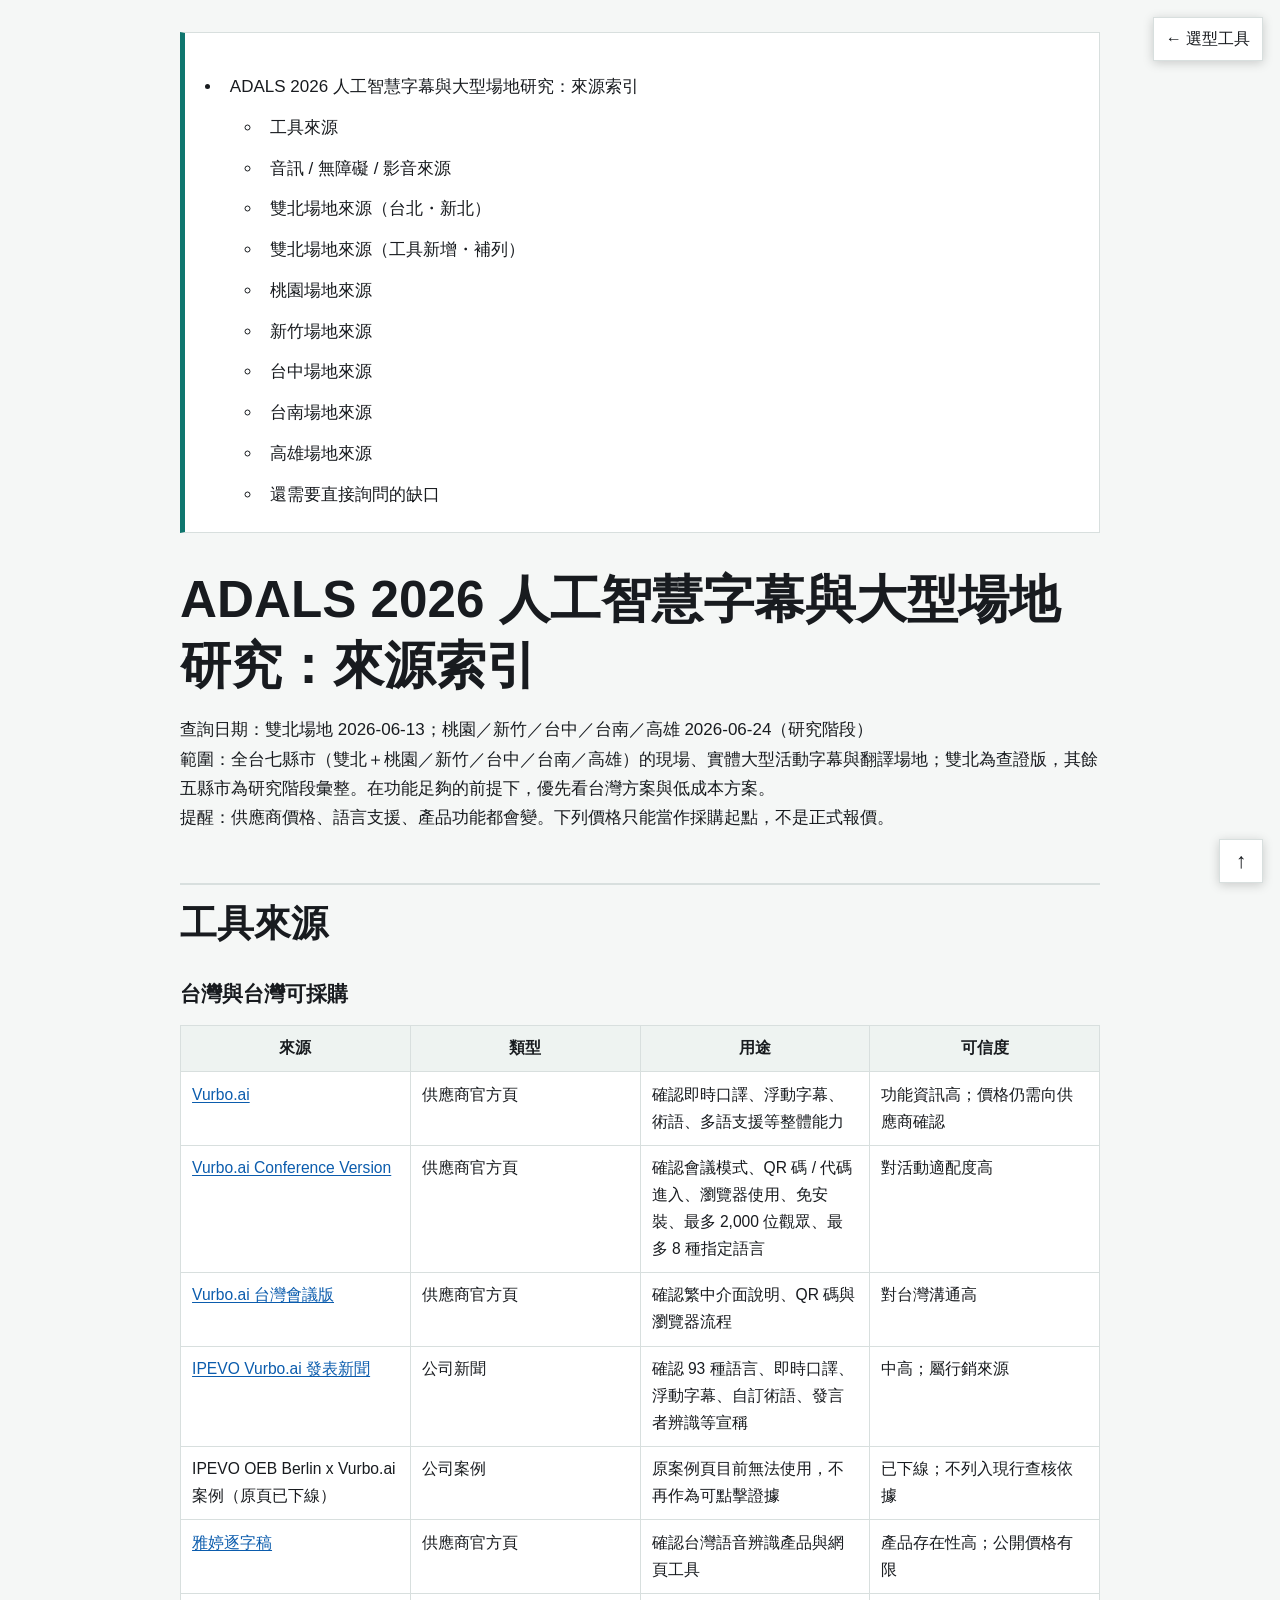
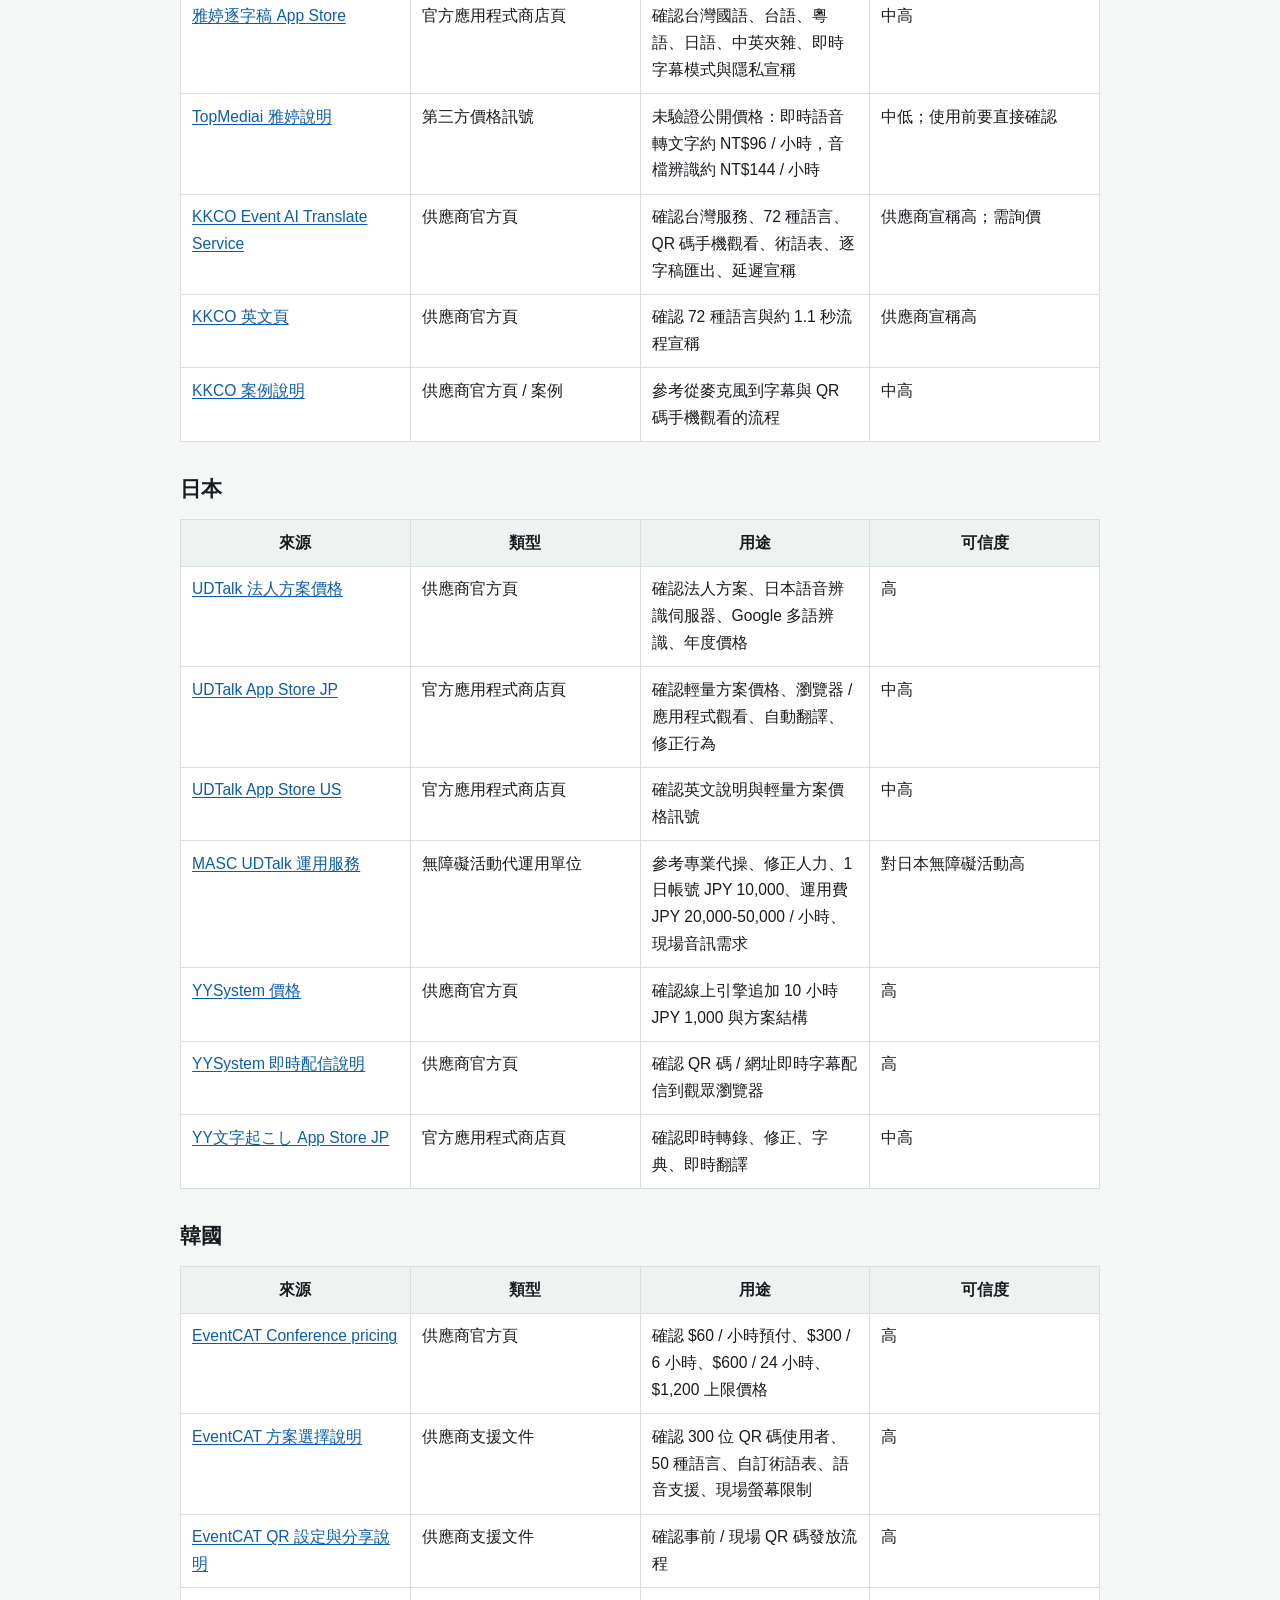
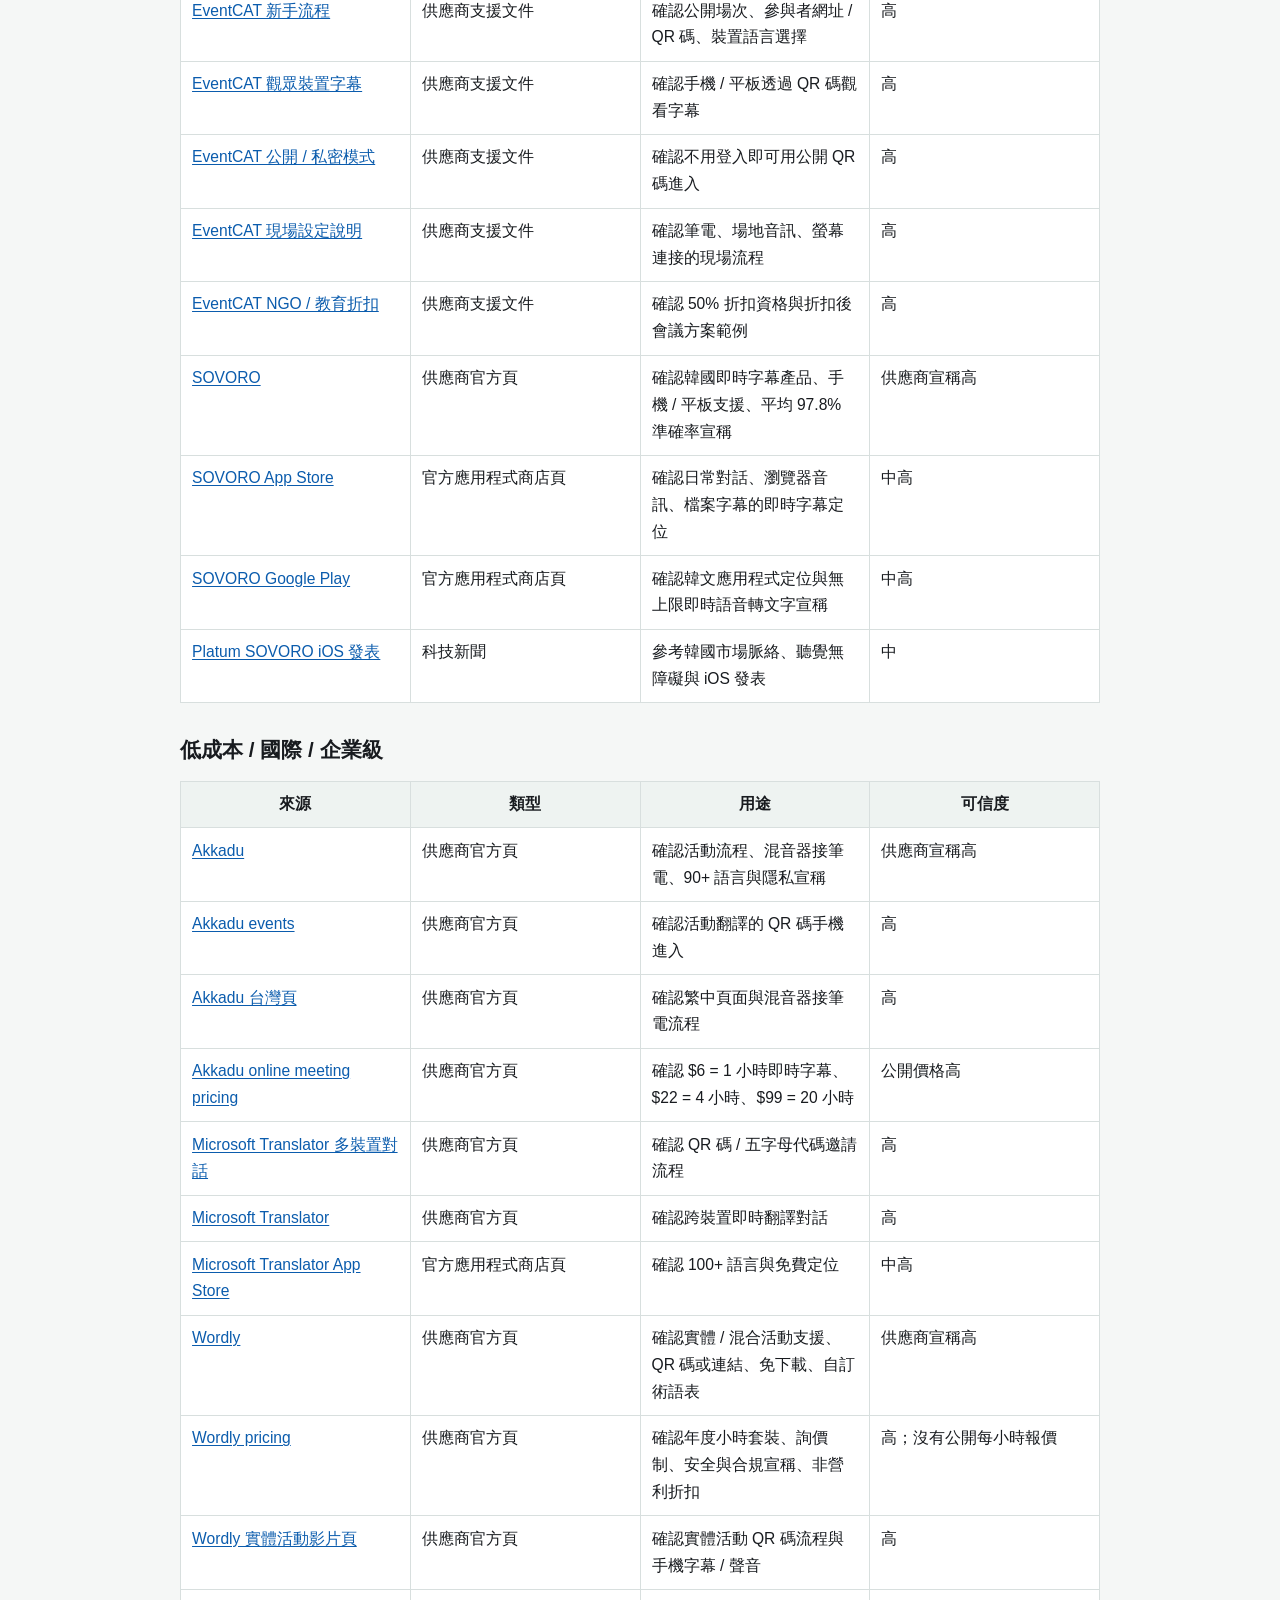
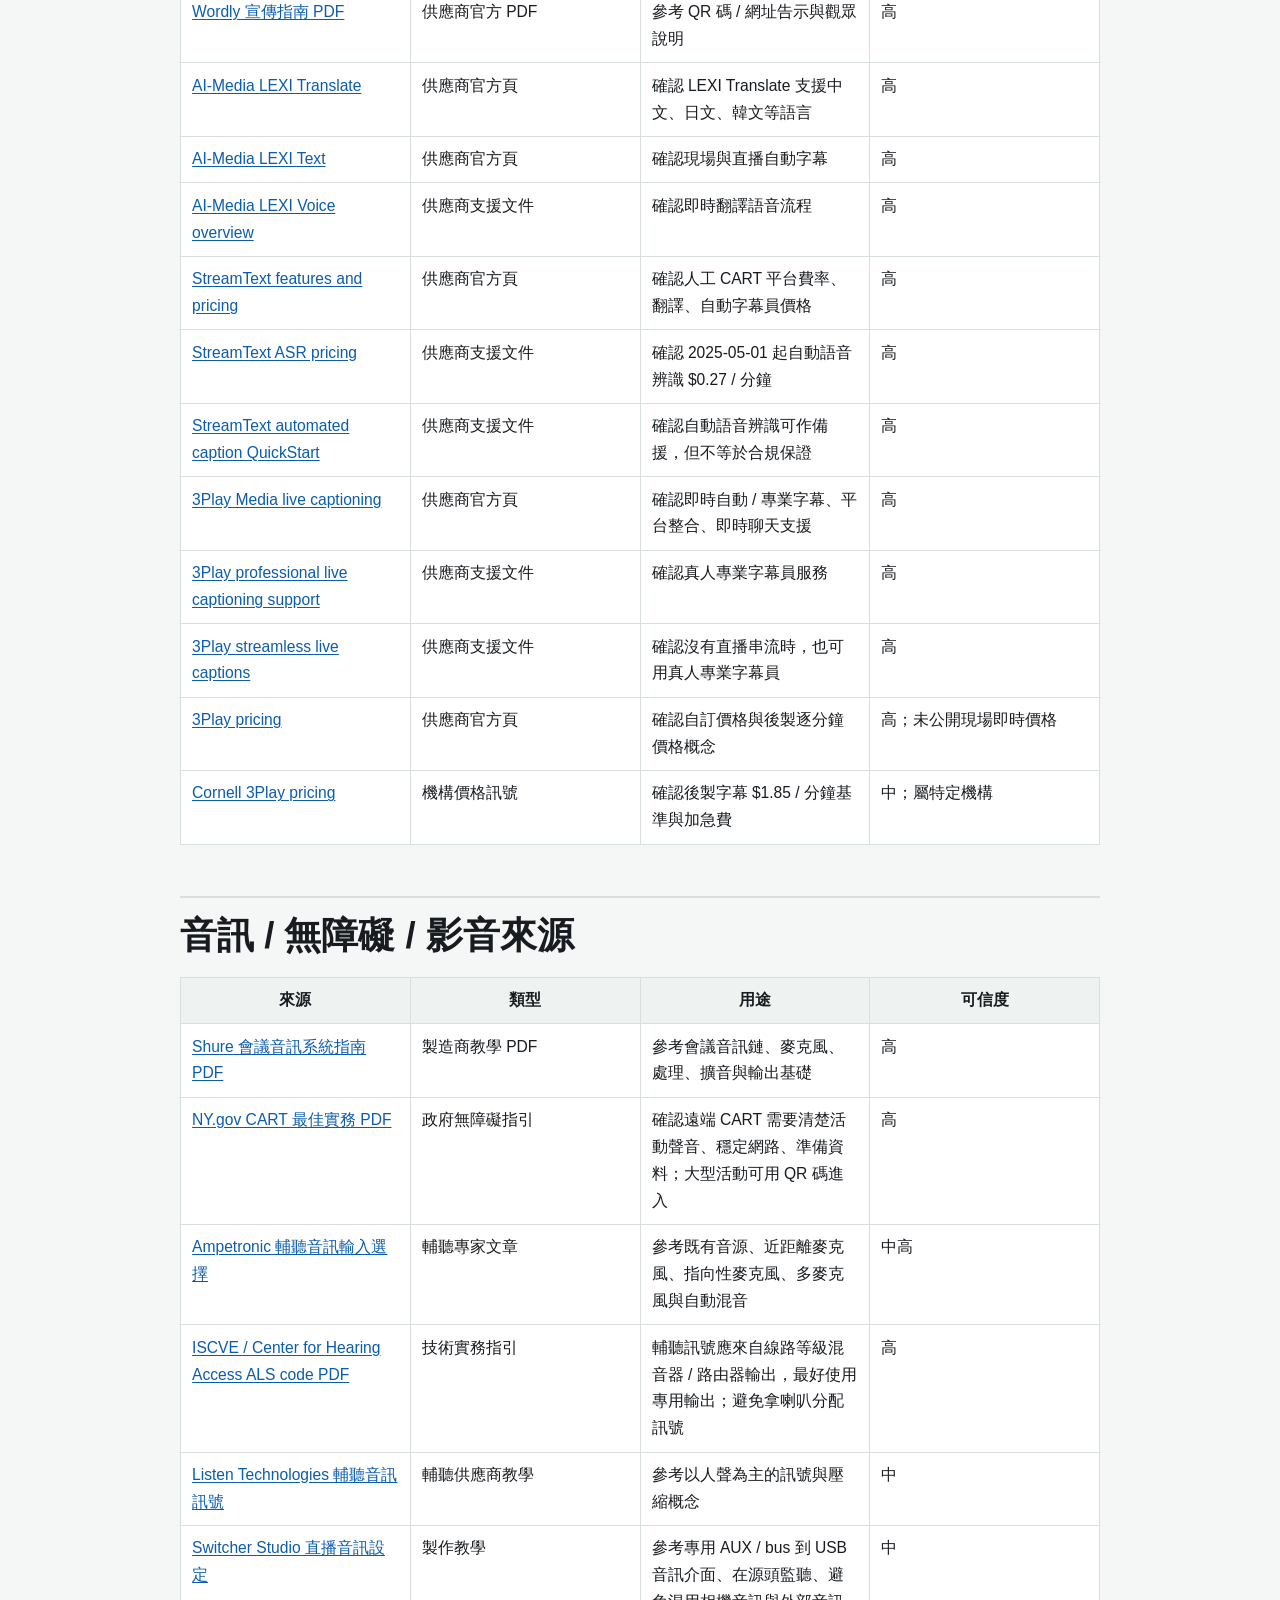
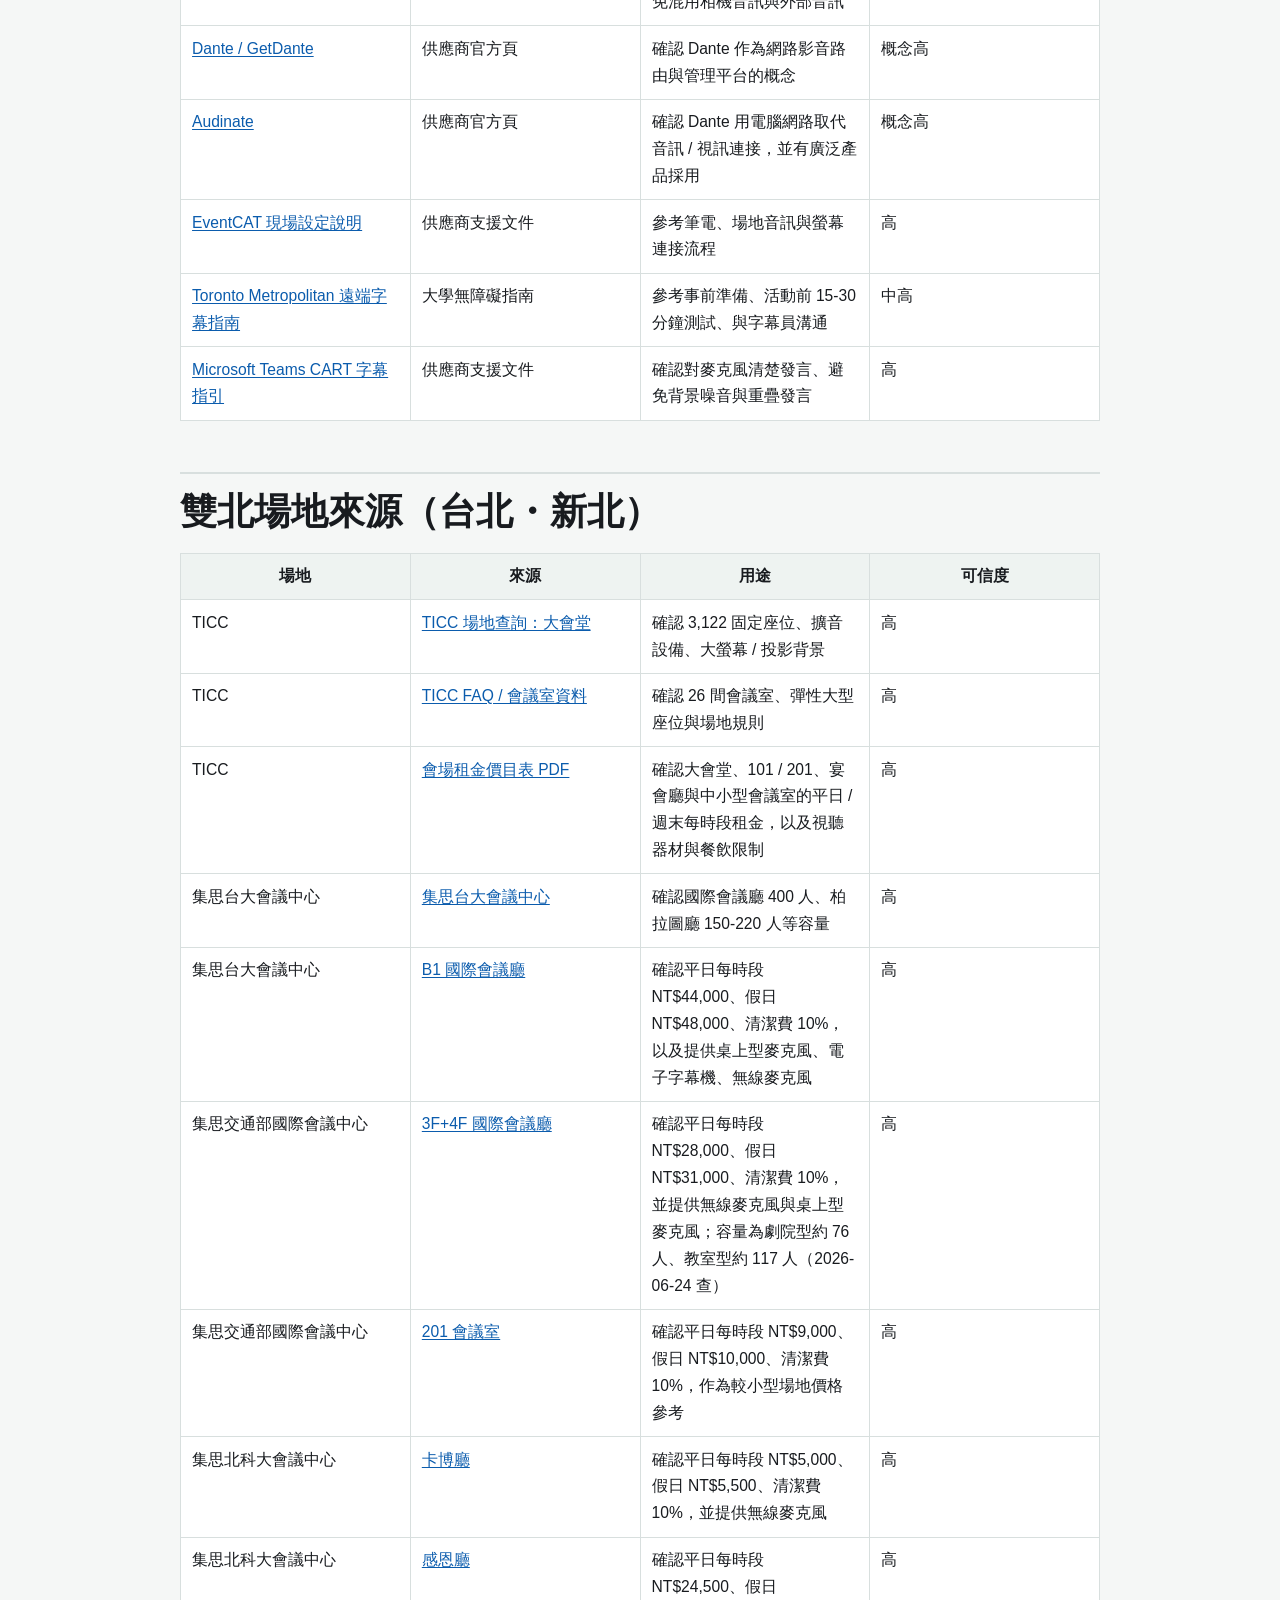
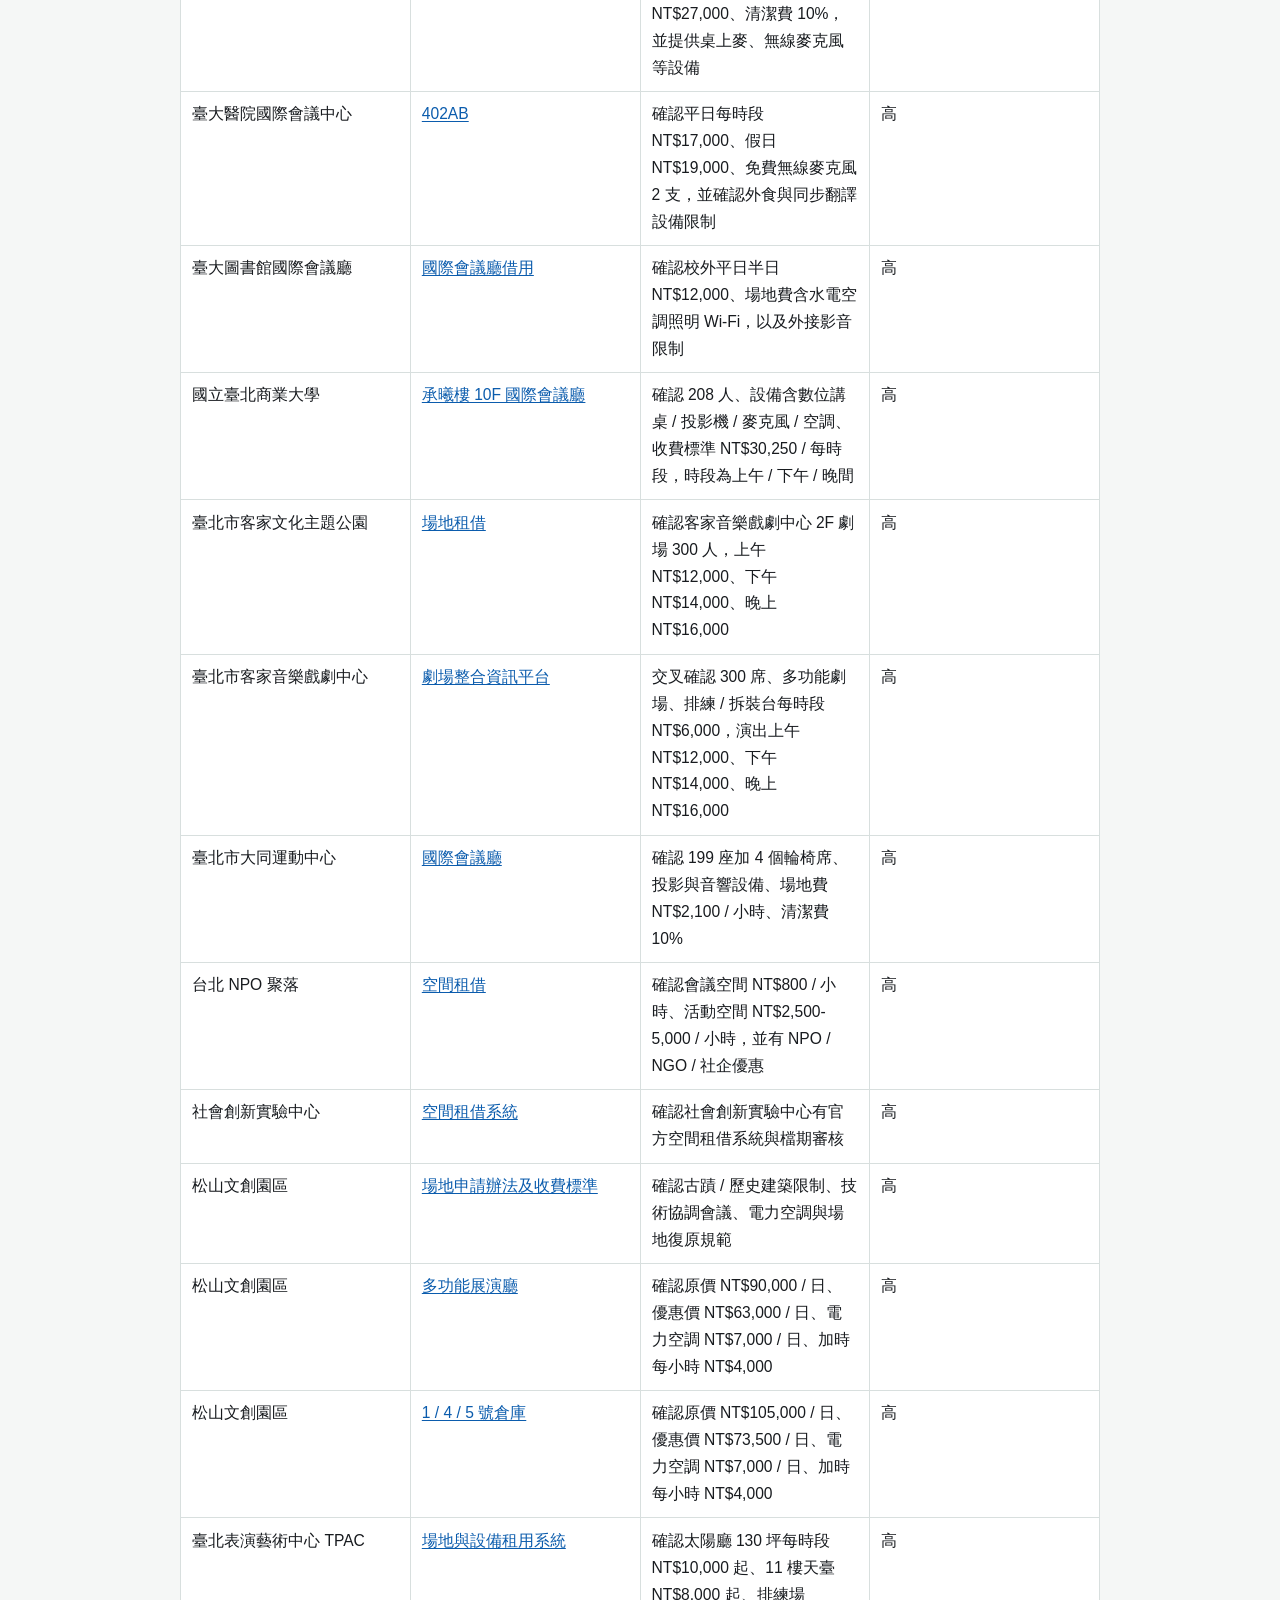
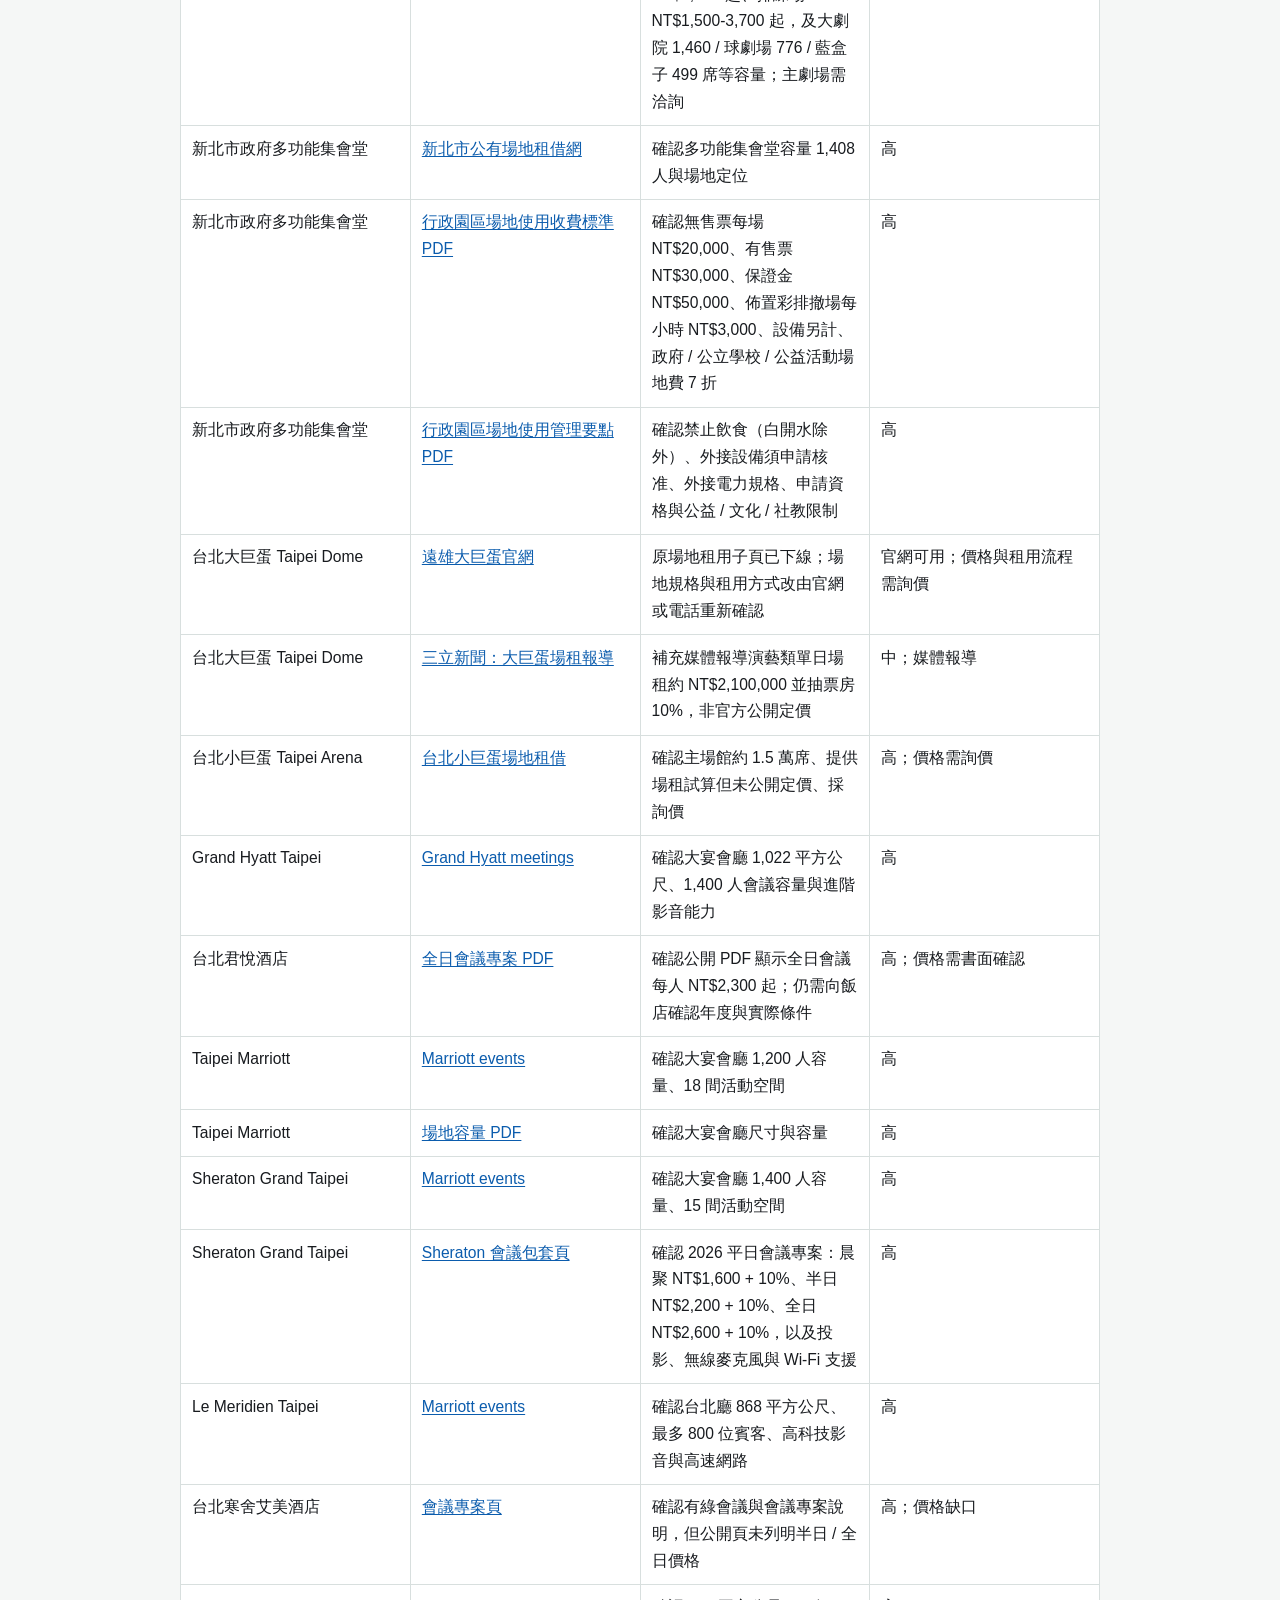
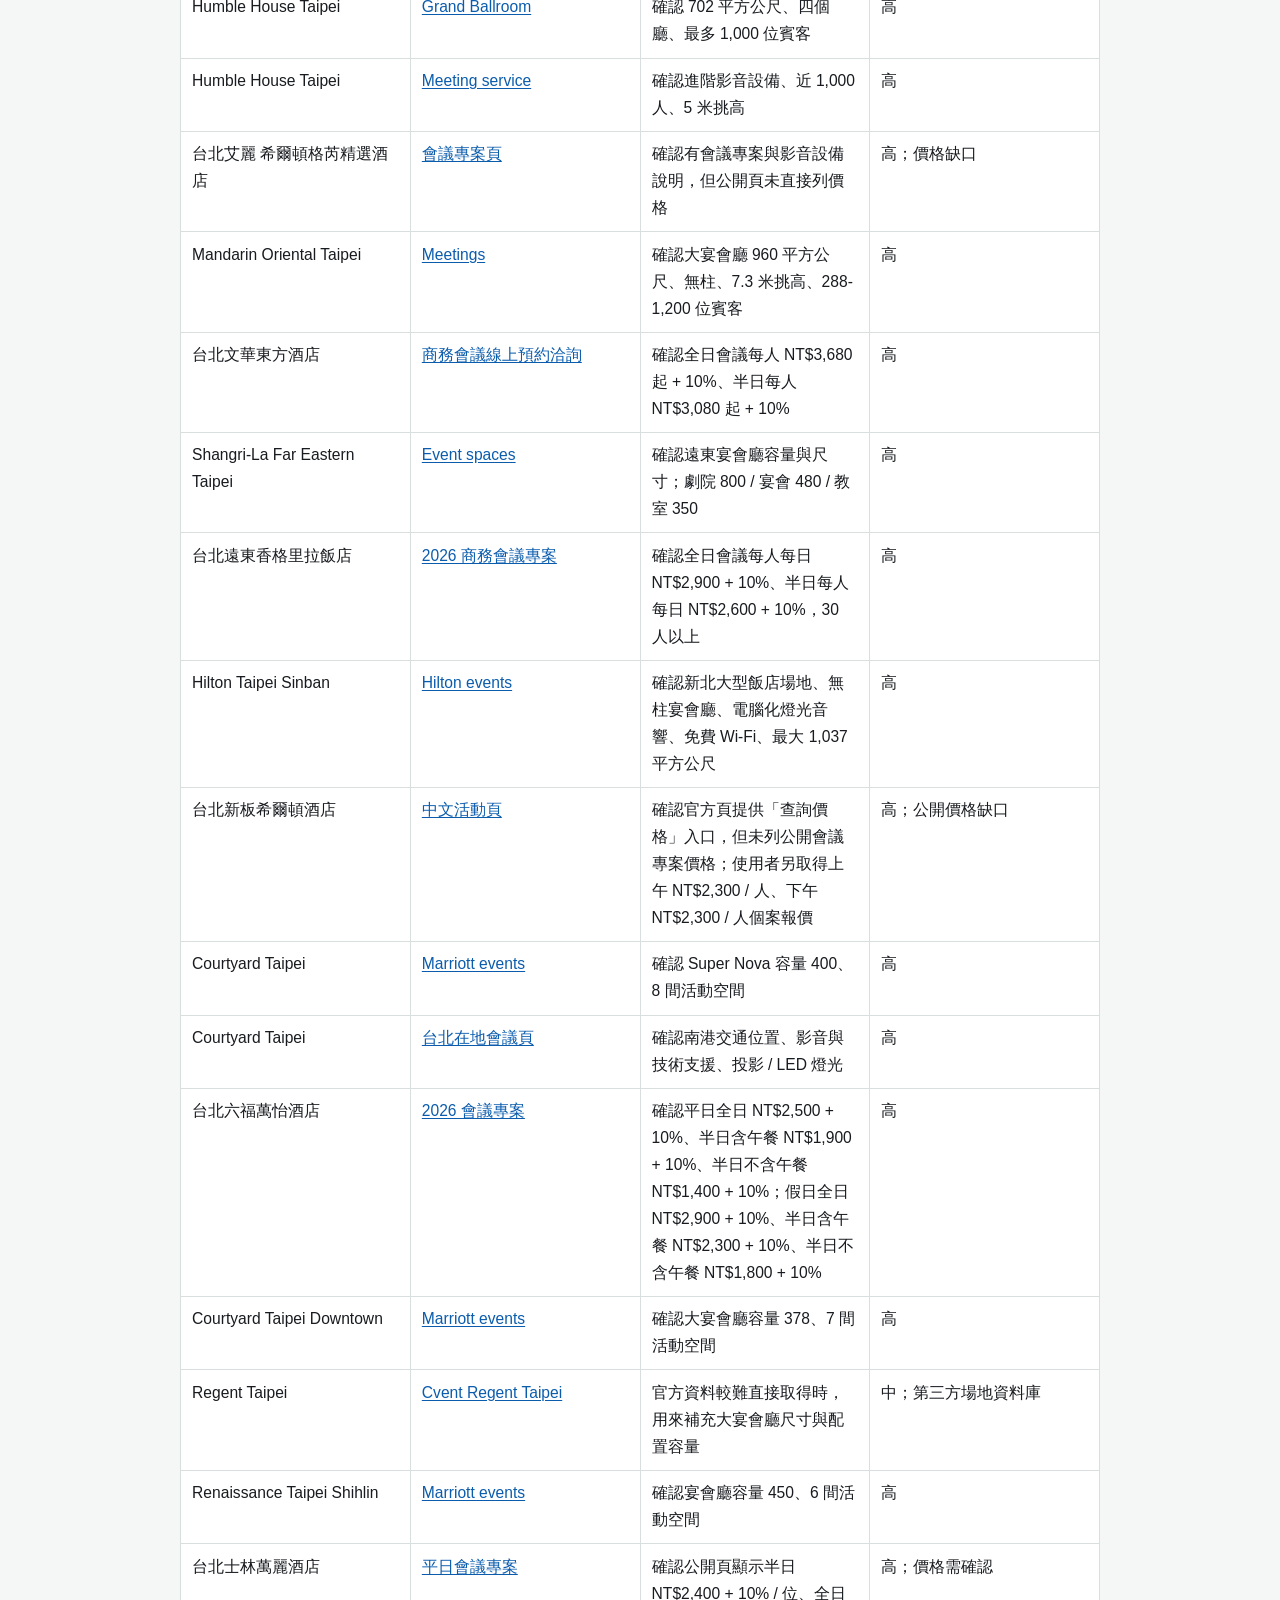
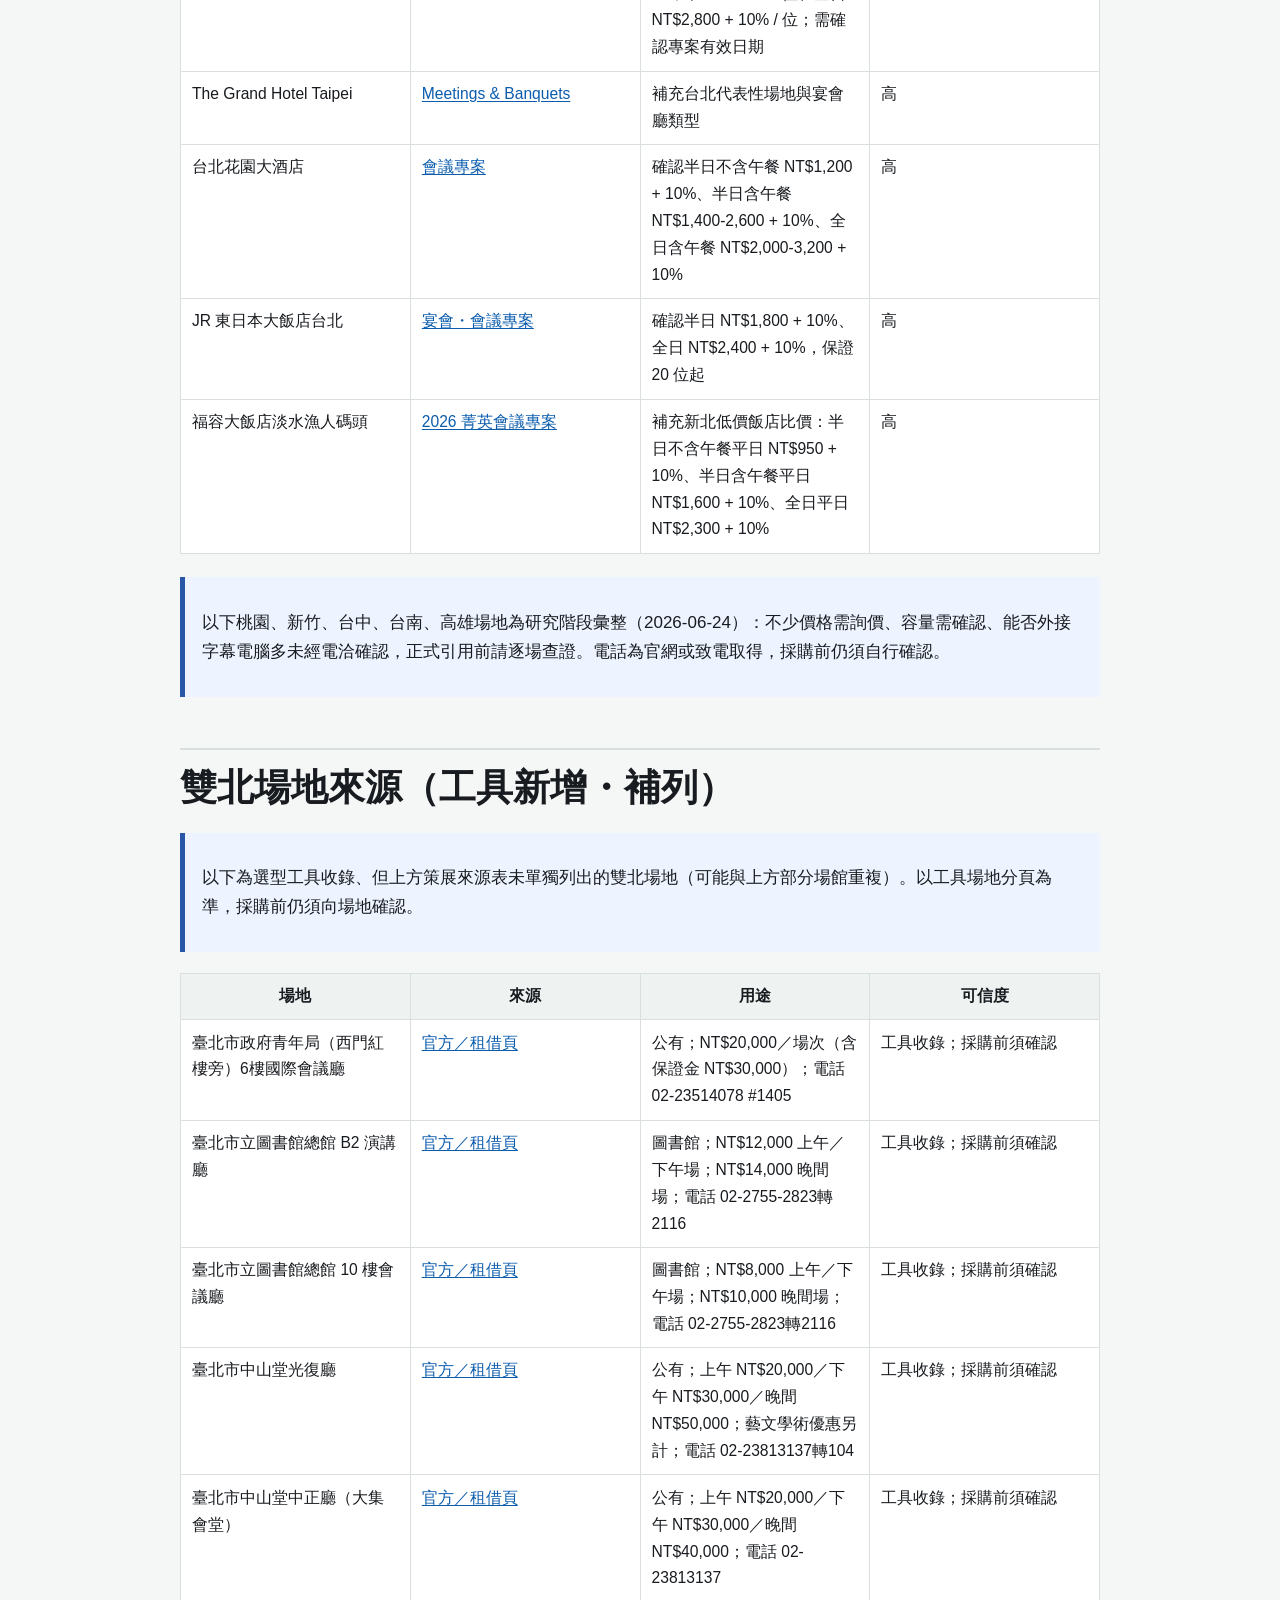
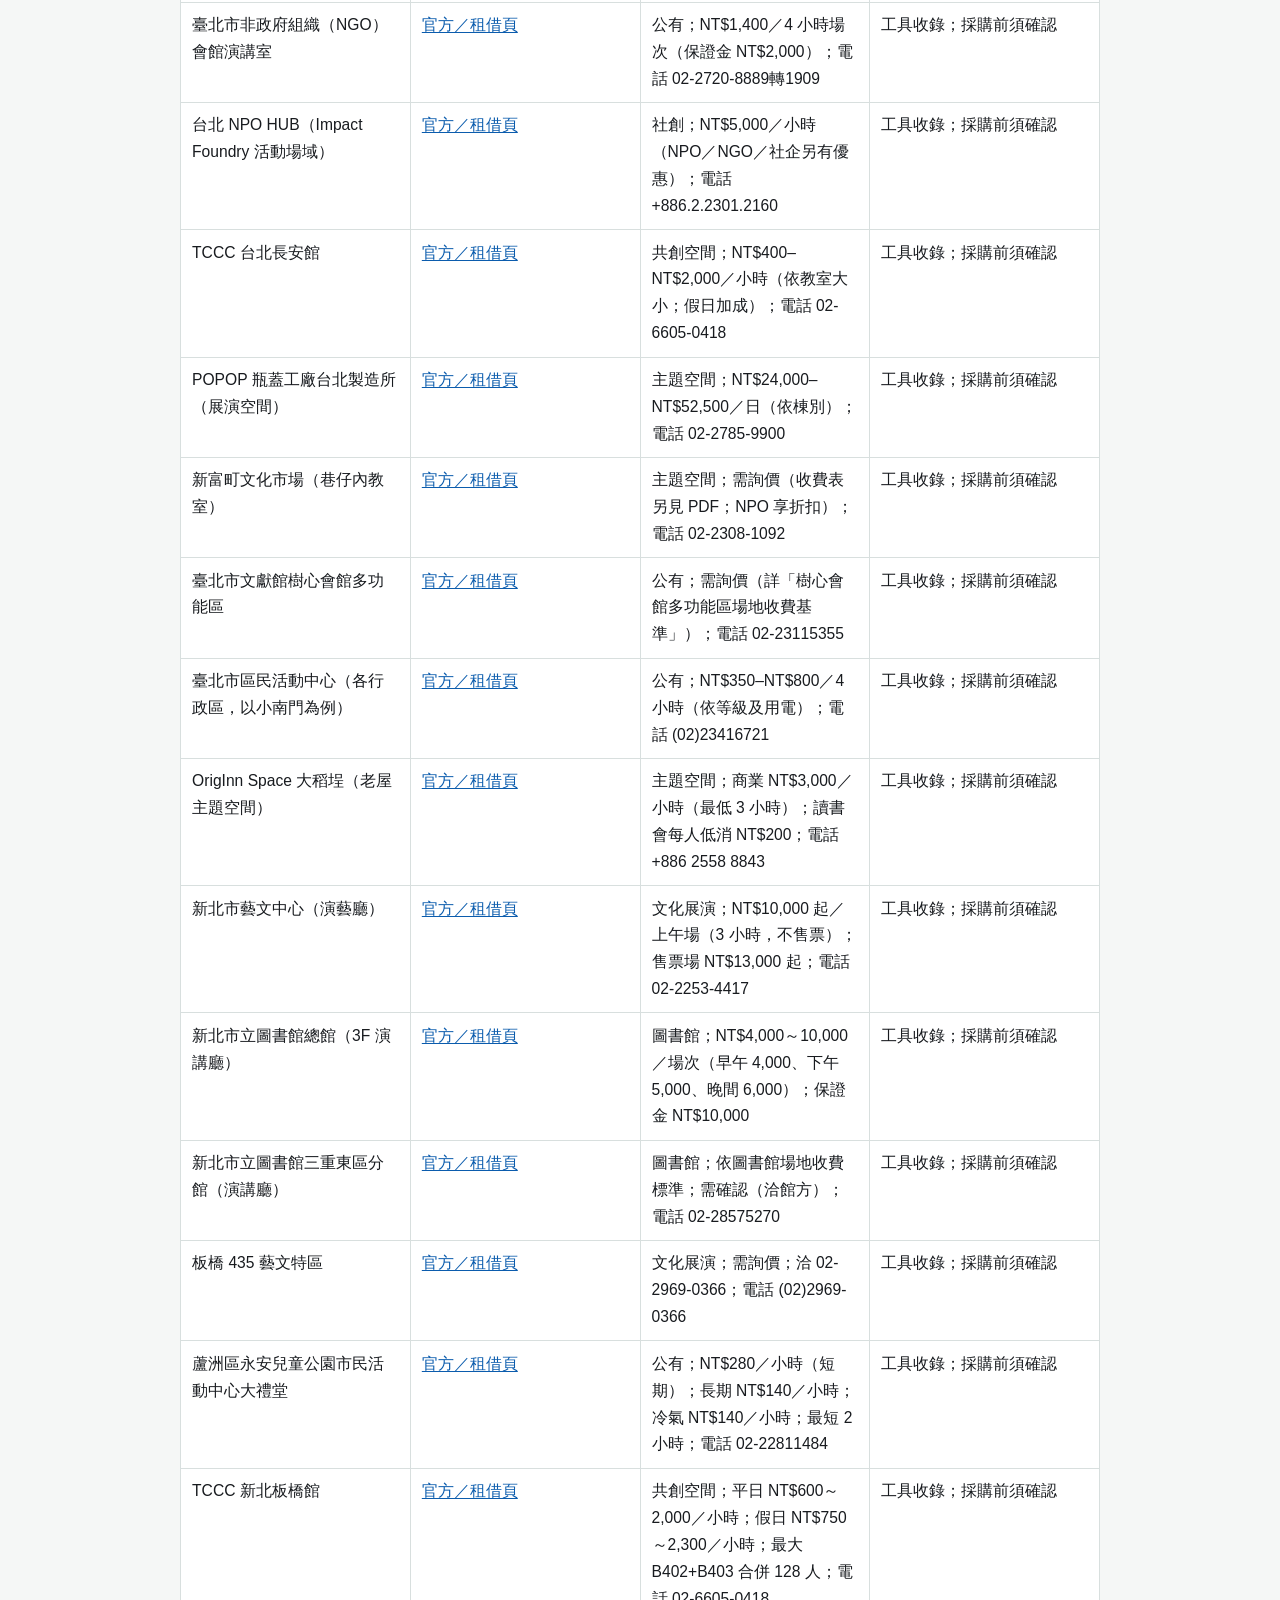
<file: ai-captioning-ballroom-sources.html>
<!DOCTYPE html>
<html xmlns="http://www.w3.org/1999/xhtml" lang="" xml:lang="">
<head>
  <meta charset="utf-8" />
  <meta name="generator" content="pandoc" />
  <meta name="viewport" content="width=device-width, initial-scale=1.0, user-scalable=yes" />
  <title>ADALS 2026 來源索引</title>
  <style>
    /* Default styles provided by pandoc.
    ** See https://pandoc.org/MANUAL.html#variables-for-html for config info.
    */
    code{white-space: pre-wrap;}
    span.smallcaps{font-variant: small-caps;}
    div.columns{display: flex; gap: min(4vw, 1.5em);}
    div.column{flex: auto; overflow-x: auto;}
    div.hanging-indent{margin-left: 1.5em; text-indent: -1.5em;}
    /* The extra [class] is a hack that increases specificity enough to
       override a similar rule in reveal.js */
    ul.task-list[class]{list-style: none;}
    ul.task-list li input[type="checkbox"] {
      font-size: inherit;
      width: 0.8em;
      margin: 0 0.8em 0.2em -1.6em;
      vertical-align: middle;
    }
    .display.math{display: block; text-align: center; margin: 0.5rem auto;}
  </style>
  <link rel="stylesheet" href="report-enhanced.css" />
</head>
<body>
<a id="top"></a>
<a class="skip-link" href="#工具來源">跳到內容</a>
<nav id="TOC" role="doc-toc">
<ul>
<li><a href="#adals-2026-人工智慧字幕與大型場地研究來源索引"
id="toc-adals-2026-人工智慧字幕與大型場地研究來源索引">ADALS 2026
人工智慧字幕與大型場地研究：來源索引</a>
<ul>
<li><a href="#工具來源" id="toc-工具來源">工具來源</a></li>
<li><a href="#音訊-無障礙-影音來源" id="toc-音訊-無障礙-影音來源">音訊 /
無障礙 / 影音來源</a></li>
<li><a href="#雙北場地來源台北新北"
id="toc-雙北場地來源台北新北">雙北場地來源（台北・新北）</a></li>
<li><a href="#雙北場地來源工具新增補列"
id="toc-雙北場地來源工具新增補列">雙北場地來源（工具新增・補列）</a></li>
<li><a href="#桃園場地來源" id="toc-桃園場地來源">桃園場地來源</a></li>
<li><a href="#新竹場地來源" id="toc-新竹場地來源">新竹場地來源</a></li>
<li><a href="#台中場地來源" id="toc-台中場地來源">台中場地來源</a></li>
<li><a href="#台南場地來源" id="toc-台南場地來源">台南場地來源</a></li>
<li><a href="#高雄場地來源" id="toc-高雄場地來源">高雄場地來源</a></li>
<li><a href="#還需要直接詢問的缺口"
id="toc-還需要直接詢問的缺口">還需要直接詢問的缺口</a></li>
</ul></li>
</ul>
</nav>
<h1 id="adals-2026-人工智慧字幕與大型場地研究來源索引">ADALS 2026
人工智慧字幕與大型場地研究：來源索引</h1>
<p>查詢日期：雙北場地 2026-06-13；桃園／新竹／台中／台南／高雄
2026-06-24（研究階段）<br />
範圍：全台七縣市（雙北＋桃園／新竹／台中／台南／高雄）的現場、實體大型活動字幕與翻譯場地；雙北為查證版，其餘五縣市為研究階段彙整。在功能足夠的前提下，優先看台灣方案與低成本方案。<br />
提醒：供應商價格、語言支援、產品功能都會變。下列價格只能當作採購起點，不是正式報價。</p>
<h2 id="工具來源">工具來源</h2>
<h3 id="台灣與台灣可採購">台灣與台灣可採購</h3>
<table>
<colgroup>
<col style="width: 25%" />
<col style="width: 25%" />
<col style="width: 25%" />
<col style="width: 25%" />
</colgroup>
<thead>
<tr>
<th>來源</th>
<th>類型</th>
<th>用途</th>
<th>可信度</th>
</tr>
</thead>
<tbody>
<tr>
<td><a href="https://vurbo.ai/">Vurbo.ai</a></td>
<td>供應商官方頁</td>
<td>確認即時口譯、浮動字幕、術語、多語支援等整體能力</td>
<td>功能資訊高；價格仍需向供應商確認</td>
</tr>
<tr>
<td><a href="https://vurbo.ai/conference-version">Vurbo.ai Conference
Version</a></td>
<td>供應商官方頁</td>
<td>確認會議模式、QR 碼 / 代碼進入、瀏覽器使用、免安裝、最多 2,000
位觀眾、最多 8 種指定語言</td>
<td>對活動適配度高</td>
</tr>
<tr>
<td><a href="https://vurbo.ai/tw/conference-version">Vurbo.ai
台灣會議版</a></td>
<td>供應商官方頁</td>
<td>確認繁中介面說明、QR 碼與瀏覽器流程</td>
<td>對台灣溝通高</td>
</tr>
<tr>
<td><a
href="https://us.ipevo.com/blogs/news/ipevo-launches-upgraded-vurbo-ai">IPEVO
Vurbo.ai 發表新聞</a></td>
<td>公司新聞</td>
<td>確認 93 種語言、即時口譯、浮動字幕、自訂術語、發言者辨識等宣稱</td>
<td>中高；屬行銷來源</td>
</tr>
<tr>
<td>IPEVO OEB Berlin x Vurbo.ai 案例（原頁已下線）</td>
<td>公司案例</td>
<td>原案例頁目前無法使用，不再作為可點擊證據</td>
<td>已下線；不列入現行查核依據</td>
</tr>
<tr>
<td><a href="https://asr.yating.tw/">雅婷逐字稿</a></td>
<td>供應商官方頁</td>
<td>確認台灣語音辨識產品與網頁工具</td>
<td>產品存在性高；公開價格有限</td>
</tr>
<tr>
<td><a
href="https://apps.apple.com/us/app/%E9%9B%85%E5%A9%B7%E9%80%90%E5%AD%97%E7%A8%BF/id1343659994?l=zh-Hant-TW">雅婷逐字稿
App Store</a></td>
<td>官方應用程式商店頁</td>
<td>確認台灣國語、台語、粵語、日語、中英夾雜、即時字幕模式與隱私宣稱</td>
<td>中高</td>
</tr>
<tr>
<td><a
href="https://tw.topmediai.com/text-speaker/yating-stt-alternative/">TopMediai
雅婷說明</a></td>
<td>第三方價格訊號</td>
<td>未驗證公開價格：即時語音轉文字約 NT$96 / 小時，音檔辨識約 NT$144 /
小時</td>
<td>中低；使用前要直接確認</td>
</tr>
<tr>
<td><a
href="https://www.kkco.com.tw/solutions/ai-translation-system/">KKCO
Event AI Translate Service</a></td>
<td>供應商官方頁</td>
<td>確認台灣服務、72 種語言、QR
碼手機觀看、術語表、逐字稿匯出、延遲宣稱</td>
<td>供應商宣稱高；需詢價</td>
</tr>
<tr>
<td><a
href="https://www.kkco.com.tw/en/solutions/ai-translation-system/">KKCO
英文頁</a></td>
<td>供應商官方頁</td>
<td>確認 72 種語言與約 1.1 秒流程宣稱</td>
<td>供應商宣稱高</td>
</tr>
<tr>
<td><a
href="https://www.kkco.com.tw/cases/ai-translation-how-it-works/">KKCO
案例說明</a></td>
<td>供應商官方頁 / 案例</td>
<td>參考從麥克風到字幕與 QR 碼手機觀看的流程</td>
<td>中高</td>
</tr>
</tbody>
</table>
<h3 id="日本">日本</h3>
<table>
<colgroup>
<col style="width: 25%" />
<col style="width: 25%" />
<col style="width: 25%" />
<col style="width: 25%" />
</colgroup>
<thead>
<tr>
<th>來源</th>
<th>類型</th>
<th>用途</th>
<th>可信度</th>
</tr>
</thead>
<tbody>
<tr>
<td><a href="https://udtalk.jp/price/">UDTalk 法人方案價格</a></td>
<td>供應商官方頁</td>
<td>確認法人方案、日本語音辨識伺服器、Google 多語辨識、年度價格</td>
<td>高</td>
</tr>
<tr>
<td><a
href="https://apps.apple.com/jp/app/ud%E3%83%88%E3%83%BC%E3%82%AF/id666188441">UDTalk
App Store JP</a></td>
<td>官方應用程式商店頁</td>
<td>確認輕量方案價格、瀏覽器 / 應用程式觀看、自動翻譯、修正行為</td>
<td>中高</td>
</tr>
<tr>
<td><a href="https://apps.apple.com/us/app/udtalk/id666188441">UDTalk
App Store US</a></td>
<td>官方應用程式商店頁</td>
<td>確認英文說明與輕量方案價格訊號</td>
<td>中高</td>
</tr>
<tr>
<td><a href="https://www.npo-masc.org/udt">MASC UDTalk 運用服務</a></td>
<td>無障礙活動代運用單位</td>
<td>參考專業代操、修正人力、1 日帳號 JPY 10,000、運用費 JPY
20,000-50,000 / 小時、現場音訊需求</td>
<td>對日本無障礙活動高</td>
</tr>
<tr>
<td><a href="https://yysystem.com/price">YYSystem 價格</a></td>
<td>供應商官方頁</td>
<td>確認線上引擎追加 10 小時 JPY 1,000 與方案結構</td>
<td>高</td>
</tr>
<tr>
<td><a href="https://yysystem.com/guide/detail/68ePjwmQ">YYSystem
即時配信說明</a></td>
<td>供應商官方頁</td>
<td>確認 QR 碼 / 網址即時字幕配信到觀眾瀏覽器</td>
<td>高</td>
</tr>
<tr>
<td><a
href="https://apps.apple.com/jp/app/yy%E6%96%87%E5%AD%97%E8%B5%B7%E3%81%93%E3%81%97-%E9%AB%98%E6%80%A7%E8%83%BD%E3%81%A7%E3%82%B7%E3%83%B3%E3%83%97%E3%83%AB%E3%81%AA%E6%96%87%E5%AD%97%E8%B5%B7%E3%81%93%E3%81%97%E3%82%A2%E3%83%97%E3%83%AA/id1570419146">YY文字起こし
App Store JP</a></td>
<td>官方應用程式商店頁</td>
<td>確認即時轉錄、修正、字典、即時翻譯</td>
<td>中高</td>
</tr>
</tbody>
</table>
<h3 id="韓國">韓國</h3>
<table>
<colgroup>
<col style="width: 25%" />
<col style="width: 25%" />
<col style="width: 25%" />
<col style="width: 25%" />
</colgroup>
<thead>
<tr>
<th>來源</th>
<th>類型</th>
<th>用途</th>
<th>可信度</th>
</tr>
</thead>
<tbody>
<tr>
<td><a href="https://www.eventcat.com/en/pricing/conference">EventCAT
Conference pricing</a></td>
<td>供應商官方頁</td>
<td>確認 $60 / 小時預付、$300 / 6 小時、$600 / 24 小時、$1,200
上限價格</td>
<td>高</td>
</tr>
<tr>
<td><a
href="https://support.eventcat.com/en/support/solutions/articles/150000208834-choosing-the-right-eventcat-plan-for-your-conference">EventCAT
方案選擇說明</a></td>
<td>供應商支援文件</td>
<td>確認 300 位 QR 碼使用者、50
種語言、自訂術語表、語音支援、現場螢幕限制</td>
<td>高</td>
</tr>
<tr>
<td><a
href="https://support.eventcat.com/en/support/solutions/articles/150000214773-eventcat-conference-qr-setup-share-guide">EventCAT
QR 設定與分享說明</a></td>
<td>供應商支援文件</td>
<td>確認事前 / 現場 QR 碼發放流程</td>
<td>高</td>
</tr>
<tr>
<td><a
href="https://support.eventcat.com/en/support/solutions/articles/150000208624-eventcat-conference-onboarding-guide-translation-for-international-events-seminars-and-conferences">EventCAT
新手流程</a></td>
<td>供應商支援文件</td>
<td>確認公開場次、參與者網址 / QR 碼、裝置語言選擇</td>
<td>高</td>
</tr>
<tr>
<td><a
href="https://support.eventcat.com/en/support/solutions/articles/150000208878-how-to-show-live-translated-subtitles-on-audience-devices-during-an-event-">EventCAT
觀眾裝置字幕</a></td>
<td>供應商支援文件</td>
<td>確認手機 / 平板透過 QR 碼觀看字幕</td>
<td>高</td>
</tr>
<tr>
<td><a
href="https://support.eventcat.com/en/support/solutions/articles/150000208842-what-are-public-and-private-modes-for-eventcat-conference-real-time-subtitles-and-how-can-i-change-t">EventCAT
公開 / 私密模式</a></td>
<td>供應商支援文件</td>
<td>確認不用登入即可用公開 QR 碼進入</td>
<td>高</td>
</tr>
<tr>
<td><a
href="https://support.eventcat.com/en/support/solutions/articles/150000209679-eventcat-on-site-setup-guide-how-to-connect-audio-and-display-captions-at-your-offline-event">EventCAT
現場設定說明</a></td>
<td>供應商支援文件</td>
<td>確認筆電、場地音訊、螢幕連接的現場流程</td>
<td>高</td>
</tr>
<tr>
<td><a
href="https://support.eventcat.com/en/support/solutions/articles/150000211237-who-is-eligible-for-the-ngo-and-education-discount-in-eventcat-">EventCAT
NGO / 教育折扣</a></td>
<td>供應商支援文件</td>
<td>確認 50% 折扣資格與折扣後會議方案範例</td>
<td>高</td>
</tr>
<tr>
<td><a href="https://www.sovoro.kr/">SOVORO</a></td>
<td>供應商官方頁</td>
<td>確認韓國即時字幕產品、手機 / 平板支援、平均 97.8% 準確率宣稱</td>
<td>供應商宣稱高</td>
</tr>
<tr>
<td><a
href="https://apps.apple.com/ca/app/%EC%86%8C%EB%B3%B4%EB%A1%9C-%ED%94%8C%EB%9F%AC%EC%8A%A4-%EB%A7%90%ED%95%98%EB%8A%94-%EC%88%9C%EA%B0%84-%EC%8B%A4%EC%8B%9C%EA%B0%84-%EC%9E%90%EB%A7%89%EC%9C%BC%EB%A1%9C/id6504184352">SOVORO
App Store</a></td>
<td>官方應用程式商店頁</td>
<td>確認日常對話、瀏覽器音訊、檔案字幕的即時字幕定位</td>
<td>中高</td>
</tr>
<tr>
<td><a
href="https://play.google.com/store/apps/details?hl=ko&amp;id=kr.sovoro.app">SOVORO
Google Play</a></td>
<td>官方應用程式商店頁</td>
<td>確認韓文應用程式定位與無上限即時語音轉文字宣稱</td>
<td>中高</td>
</tr>
<tr>
<td><a href="https://platum.kr/archives/244955">Platum SOVORO iOS
發表</a></td>
<td>科技新聞</td>
<td>參考韓國市場脈絡、聽覺無障礙與 iOS 發表</td>
<td>中</td>
</tr>
</tbody>
</table>
<h3 id="低成本-國際-企業級">低成本 / 國際 / 企業級</h3>
<table>
<colgroup>
<col style="width: 25%" />
<col style="width: 25%" />
<col style="width: 25%" />
<col style="width: 25%" />
</colgroup>
<thead>
<tr>
<th>來源</th>
<th>類型</th>
<th>用途</th>
<th>可信度</th>
</tr>
</thead>
<tbody>
<tr>
<td><a href="https://akkadu.ai/">Akkadu</a></td>
<td>供應商官方頁</td>
<td>確認活動流程、混音器接筆電、90+ 語言與隱私宣稱</td>
<td>供應商宣稱高</td>
</tr>
<tr>
<td><a href="https://akkadu.ai/events/">Akkadu events</a></td>
<td>供應商官方頁</td>
<td>確認活動翻譯的 QR 碼手機進入</td>
<td>高</td>
</tr>
<tr>
<td><a href="https://akkadu.ai/tw/">Akkadu 台灣頁</a></td>
<td>供應商官方頁</td>
<td>確認繁中頁面與混音器接筆電流程</td>
<td>高</td>
</tr>
<tr>
<td><a href="https://akkadu.ai/online-meeting/">Akkadu online meeting
pricing</a></td>
<td>供應商官方頁</td>
<td>確認 $6 = 1 小時即時字幕、$22 = 4 小時、$99 = 20 小時</td>
<td>公開價格高</td>
</tr>
<tr>
<td><a
href="https://www.microsoft.com/en-us/translator/help/multi-device-conversation/">Microsoft
Translator 多裝置對話</a></td>
<td>供應商官方頁</td>
<td>確認 QR 碼 / 五字母代碼邀請流程</td>
<td>高</td>
</tr>
<tr>
<td><a href="https://translator.microsoft.com/">Microsoft
Translator</a></td>
<td>供應商官方頁</td>
<td>確認跨裝置即時翻譯對話</td>
<td>高</td>
</tr>
<tr>
<td><a
href="https://apps.apple.com/us/app/microsoft-translator/id1018949559">Microsoft
Translator App Store</a></td>
<td>官方應用程式商店頁</td>
<td>確認 100+ 語言與免費定位</td>
<td>中高</td>
</tr>
<tr>
<td><a href="https://www.wordly.ai/">Wordly</a></td>
<td>供應商官方頁</td>
<td>確認實體 / 混合活動支援、QR 碼或連結、免下載、自訂術語表</td>
<td>供應商宣稱高</td>
</tr>
<tr>
<td><a href="https://www.wordly.ai/pricing">Wordly pricing</a></td>
<td>供應商官方頁</td>
<td>確認年度小時套裝、詢價制、安全與合規宣稱、非營利折扣</td>
<td>高；沒有公開每小時報價</td>
</tr>
<tr>
<td><a
href="https://www.wordly.ai/videos/how-to-use-wordly-at-in-person-events">Wordly
實體活動影片頁</a></td>
<td>供應商官方頁</td>
<td>確認實體活動 QR 碼流程與手機字幕 / 聲音</td>
<td>高</td>
</tr>
<tr>
<td><a
href="https://5315820.fs1.hubspotusercontent-na1.net/hubfs/5315820/Translation-Captions-Promotion-Guide.pdf">Wordly
宣傳指南 PDF</a></td>
<td>供應商官方 PDF</td>
<td>參考 QR 碼 / 網址告示與觀眾說明</td>
<td>高</td>
</tr>
<tr>
<td><a
href="https://www.ai-media.tv/our-products/lexi-ai-powered-captioning-tool-kit/lexi-translate/">AI-Media
LEXI Translate</a></td>
<td>供應商官方頁</td>
<td>確認 LEXI Translate 支援中文、日文、韓文等語言</td>
<td>高</td>
</tr>
<tr>
<td><a
href="https://www.ai-media.tv/our-products/lexi-ai-powered-captioning-tool-kit/lexi-asr/">AI-Media
LEXI Text</a></td>
<td>供應商官方頁</td>
<td>確認現場與直播自動字幕</td>
<td>高</td>
</tr>
<tr>
<td><a
href="https://customersupport.ai-media.tv/hc/en-us/articles/36453131491860-LEXI-Voice-Overview">AI-Media
LEXI Voice overview</a></td>
<td>供應商支援文件</td>
<td>確認即時翻譯語音流程</td>
<td>高</td>
</tr>
<tr>
<td><a href="https://streamtext.net/features-and-pricing/">StreamText
features and pricing</a></td>
<td>供應商官方頁</td>
<td>確認人工 CART 平台費率、翻譯、自動字幕員價格</td>
<td>高</td>
</tr>
<tr>
<td><a
href="https://support.streamtext.net/hc/en-us/articles/360059838012-StreamText-ASR-pricing">StreamText
ASR pricing</a></td>
<td>供應商支援文件</td>
<td>確認 2025-05-01 起自動語音辨識 $0.27 / 分鐘</td>
<td>高</td>
</tr>
<tr>
<td><a
href="https://support.streamtext.net/hc/en-us/articles/360059838952-QuickStart-guide-for-using-automated-captions">StreamText
automated caption QuickStart</a></td>
<td>供應商支援文件</td>
<td>確認自動語音辨識可作備援，但不等於合規保證</td>
<td>高</td>
</tr>
<tr>
<td><a href="https://www.3playmedia.com/platform/livecaptioning/">3Play
Media live captioning</a></td>
<td>供應商官方頁</td>
<td>確認即時自動 / 專業字幕、平台整合、即時聊天支援</td>
<td>高</td>
</tr>
<tr>
<td><a
href="https://support.3playmedia.com/hc/en-us/articles/4412358094615-Live-Professional-Captioning">3Play
professional live captioning support</a></td>
<td>供應商支援文件</td>
<td>確認真人專業字幕員服務</td>
<td>高</td>
</tr>
<tr>
<td><a
href="https://support.3playmedia.com/hc/en-us/articles/4419452456343-Live-Professional-Captioning-without-a-stream-to-3Play">3Play
streamless live captions</a></td>
<td>供應商支援文件</td>
<td>確認沒有直播串流時，也可用真人專業字幕員</td>
<td>高</td>
</tr>
<tr>
<td><a href="https://www.3playmedia.com/plans-pricing/">3Play
pricing</a></td>
<td>供應商官方頁</td>
<td>確認自訂價格與後製逐分鐘價格概念</td>
<td>高；未公開現場即時價格</td>
</tr>
<tr>
<td><a
href="https://it.cornell.edu/video-accessibility-captioning/pricing-3play-media-human-captioning-services">Cornell
3Play pricing</a></td>
<td>機構價格訊號</td>
<td>確認後製字幕 $1.85 / 分鐘基準與加急費</td>
<td>中；屬特定機構</td>
</tr>
</tbody>
</table>
<h2 id="音訊-無障礙-影音來源">音訊 / 無障礙 / 影音來源</h2>
<table>
<colgroup>
<col style="width: 25%" />
<col style="width: 25%" />
<col style="width: 25%" />
<col style="width: 25%" />
</colgroup>
<thead>
<tr>
<th>來源</th>
<th>類型</th>
<th>用途</th>
<th>可信度</th>
</tr>
</thead>
<tbody>
<tr>
<td><a
href="https://content-files.shure.com/publications/educationalPublications/en/audio-systems-guide-for-meetings-and-conferences.pdf">Shure
會議音訊系統指南 PDF</a></td>
<td>製造商教學 PDF</td>
<td>參考會議音訊鏈、麥克風、處理、擴音與輸出基礎</td>
<td>高</td>
</tr>
<tr>
<td><a
href="https://www.ny.gov/sites/default/files/2025-07/CART_Best_practices.pdf">NY.gov
CART 最佳實務 PDF</a></td>
<td>政府無障礙指引</td>
<td>確認遠端 CART 需要清楚活動聲音、穩定網路、準備資料；大型活動可用 QR
碼進入</td>
<td>高</td>
</tr>
<tr>
<td><a
href="https://www.ampetronic.com/expert_opinion/the-importance-of-audio-input-choice-for-assistive-listening/">Ampetronic
輔聽音訊輸入選擇</a></td>
<td>輔聽專家文章</td>
<td>參考既有音源、近距離麥克風、指向性麥克風、多麥克風與自動混音</td>
<td>中高</td>
</tr>
<tr>
<td><a
href="https://centerforhearingaccess.org/wp-content/uploads/ISCVE-Code-of-Practice-for-the-Design-and-Operation-of-Assistive-Listening-Systems.pdf">ISCVE
/ Center for Hearing Access ALS code PDF</a></td>
<td>技術實務指引</td>
<td>輔聽訊號應來自線路等級混音器 /
路由器輸出，最好使用專用輸出；避免拿喇叭分配訊號</td>
<td>高</td>
</tr>
<tr>
<td><a
href="https://www.listentech.com/what-audio-should-you-feed-to-the-assistive-listening-system/">Listen
Technologies 輔聽音訊訊號</a></td>
<td>輔聽供應商教學</td>
<td>參考以人聲為主的訊號與壓縮概念</td>
<td>中</td>
</tr>
<tr>
<td><a
href="https://www.switcherstudio.com/blog/live-streaming-audio-setups">Switcher
Studio 直播音訊設定</a></td>
<td>製作教學</td>
<td>參考專用 AUX / bus 到 USB
音訊介面、在源頭監聽、避免混用相機音訊與外部音訊</td>
<td>中</td>
</tr>
<tr>
<td><a href="https://www.getdante.com/">Dante / GetDante</a></td>
<td>供應商官方頁</td>
<td>確認 Dante 作為網路影音路由與管理平台的概念</td>
<td>概念高</td>
</tr>
<tr>
<td><a href="https://www.audinate.com/">Audinate</a></td>
<td>供應商官方頁</td>
<td>確認 Dante 用電腦網路取代音訊 / 視訊連接，並有廣泛產品採用</td>
<td>概念高</td>
</tr>
<tr>
<td><a
href="https://support.eventcat.com/en/support/solutions/articles/150000209679-eventcat-on-site-setup-guide-how-to-connect-audio-and-display-captions-at-your-offline-event">EventCAT
現場設定說明</a></td>
<td>供應商支援文件</td>
<td>參考筆電、場地音訊與螢幕連接流程</td>
<td>高</td>
</tr>
<tr>
<td><a
href="https://www.torontomu.ca/accessibility/guides-resources/captioning/remote-captioning-for-events/">Toronto
Metropolitan 遠端字幕指南</a></td>
<td>大學無障礙指南</td>
<td>參考事前準備、活動前 15-30 分鐘測試、與字幕員溝通</td>
<td>中高</td>
</tr>
<tr>
<td><a
href="https://support.microsoft.com/en-us/teams/meetings-events/use-cart-captions-in-a-microsoft-teams-meeting-human-generated-captions">Microsoft
Teams CART 字幕指引</a></td>
<td>供應商支援文件</td>
<td>確認對麥克風清楚發言、避免背景噪音與重疊發言</td>
<td>高</td>
</tr>
</tbody>
</table>
<h2 id="雙北場地來源台北新北">雙北場地來源（台北・新北）</h2>
<table>
<colgroup>
<col style="width: 25%" />
<col style="width: 25%" />
<col style="width: 25%" />
<col style="width: 25%" />
</colgroup>
<thead>
<tr>
<th>場地</th>
<th>來源</th>
<th>用途</th>
<th>可信度</th>
</tr>
</thead>
<tbody>
<tr>
<td>TICC</td>
<td><a
href="https://www.ticc.com.tw/wSite/sp?BaseDSD=7&amp;CtUnit=99&amp;ctNode=322&amp;mp=1&amp;roomId=PH&amp;xdUrl=%2FwSite%2Fap%2Fcp_VenueSearch.jsp">TICC
場地查詢：大會堂</a></td>
<td>確認 3,122 固定座位、擴音設備、大螢幕 / 投影背景</td>
<td>高</td>
</tr>
<tr>
<td>TICC</td>
<td><a
href="https://www.ticc.com.tw/wSite/sp?BaseDSD=7&amp;CtUnit=99&amp;ctNode=322&amp;mp=1&amp;roomId=101&amp;xdUrl=%2FwSite%2Fap%2Fcp_VenueSearch.jsp">TICC
FAQ / 會議室資料</a></td>
<td>確認 26 間會議室、彈性大型座位與場地規則</td>
<td>高</td>
</tr>
<tr>
<td>TICC</td>
<td><a
href="https://www.ticc.com.tw/wSite/public/Attachment/f1712026782694.pdf">會場租金價目表
PDF</a></td>
<td>確認大會堂、101 / 201、宴會廳與中小型會議室的平日 /
週末每時段租金，以及視聽器材與餐飲限制</td>
<td>高</td>
</tr>
<tr>
<td>集思台大會議中心</td>
<td><a
href="https://www.meeting.com.tw/ntu/index.php">集思台大會議中心</a></td>
<td>確認國際會議廳 400 人、柏拉圖廳 150-220 人等容量</td>
<td>高</td>
</tr>
<tr>
<td>集思台大會議中心</td>
<td><a href="https://www.meeting.com.tw/ntu/the-forum.php">B1
國際會議廳</a></td>
<td>確認平日每時段 NT$44,000、假日 NT$48,000、清潔費
10%，以及提供桌上型麥克風、電子字幕機、無線麥克風</td>
<td>高</td>
</tr>
<tr>
<td>集思交通部國際會議中心</td>
<td><a href="https://www.meeting.com.tw/motc/plenary-hall.php">3F+4F
國際會議廳</a></td>
<td>確認平日每時段 NT$28,000、假日 NT$31,000、清潔費
10%，並提供無線麥克風與桌上型麥克風；容量為劇院型約 76 人、教室型約 117
人（2026-06-24 查）</td>
<td>高</td>
</tr>
<tr>
<td>集思交通部國際會議中心</td>
<td><a href="https://www.meeting.com.tw/motc/room-201.php">201
會議室</a></td>
<td>確認平日每時段 NT$9,000、假日 NT$10,000、清潔費
10%，作為較小型場地價格參考</td>
<td>高</td>
</tr>
<tr>
<td>集思北科大會議中心</td>
<td><a
href="https://www.meeting.com.tw/ntut/room-203.php">卡博廳</a></td>
<td>確認平日每時段 NT$5,000、假日 NT$5,500、清潔費
10%，並提供無線麥克風</td>
<td>高</td>
</tr>
<tr>
<td>集思北科大會議中心</td>
<td><a
href="https://www.meeting.com.tw/ntut/the-lecture-hall.php">感恩廳</a></td>
<td>確認平日每時段 NT$24,500、假日 NT$27,000、清潔費
10%，並提供桌上麥、無線麥克風等設備</td>
<td>高</td>
</tr>
<tr>
<td>臺大醫院國際會議中心</td>
<td><a
href="https://www.nthcc.com.tw/information-detail27.htm">402AB</a></td>
<td>確認平日每時段 NT$17,000、假日 NT$19,000、免費無線麥克風 2
支，並確認外食與同步翻譯設備限制</td>
<td>高</td>
</tr>
<tr>
<td>臺大圖書館國際會議廳</td>
<td><a
href="https://www.lib.ntu.edu.tw/node/167">國際會議廳借用</a></td>
<td>確認校外平日半日 NT$12,000、場地費含水電空調照明
Wi-Fi，以及外接影音限制</td>
<td>高</td>
</tr>
<tr>
<td>國立臺北商業大學</td>
<td><a
href="https://gen.ntub.edu.tw/p/412-1009-5085.php?Lang=zh-tw">承曦樓 10F
國際會議廳</a></td>
<td>確認 208 人、設備含數位講桌 / 投影機 / 麥克風 / 空調、收費標準
NT$30,250 / 每時段，時段為上午 / 下午 / 晚間</td>
<td>高</td>
</tr>
<tr>
<td>臺北市客家文化主題公園</td>
<td><a href="https://ssl.thcp.org.tw/rental">場地租借</a></td>
<td>確認客家音樂戲劇中心 2F 劇場 300 人，上午 NT$12,000、下午
NT$14,000、晚上 NT$16,000</td>
<td>高</td>
</tr>
<tr>
<td>臺北市客家音樂戲劇中心</td>
<td><a
href="https://eculture.gov.taipei/theatre/zh-tw/theatreInfo/19">劇場整合資訊平台</a></td>
<td>交叉確認 300 席、多功能劇場、排練 / 拆裝台每時段 NT$6,000，演出上午
NT$12,000、下午 NT$14,000、晚上 NT$16,000</td>
<td>高</td>
</tr>
<tr>
<td>臺北市大同運動中心</td>
<td><a
href="https://www.dtsc-wdyg.com.tw/%E6%A8%93%E5%B1%A4%E4%BB%8B%E7%B4%B9/%E5%9C%8B%E9%9A%9B%E6%9C%83%E8%AD%B0%E5%BB%B3/">國際會議廳</a></td>
<td>確認 199 座加 4 個輪椅席、投影與音響設備、場地費 NT$2,100 /
小時、清潔費 10%</td>
<td>高</td>
</tr>
<tr>
<td>台北 NPO 聚落</td>
<td><a
href="https://www.npohub.taipei/%E7%A9%BA%E9%96%93%E7%A7%9F%E5%80%9F">空間租借</a></td>
<td>確認會議空間 NT$800 / 小時、活動空間 NT$2,500-5,000 / 小時，並有 NPO
/ NGO / 社企優惠</td>
<td>高</td>
</tr>
<tr>
<td>社會創新實驗中心</td>
<td><a
href="https://startup.sme.gov.tw/sitaiwan/Home/spaceRent">空間租借系統</a></td>
<td>確認社會創新實驗中心有官方空間租借系統與檔期審核</td>
<td>高</td>
</tr>
<tr>
<td>松山文創園區</td>
<td><a
href="https://www.songshanculturalpark.org/news/article/65d84620-e958-4d45-bf23-9aa71a2b7f90">場地申請辦法及收費標準</a></td>
<td>確認古蹟 / 歷史建築限制、技術協調會議、電力空調與場地復原規範</td>
<td>高</td>
</tr>
<tr>
<td>松山文創園區</td>
<td><a
href="https://www.songshanculturalpark.org/news/article/55ae55a5-e4e0-4e79-8596-d938cb2f017a">多功能展演廳</a></td>
<td>確認原價 NT$90,000 / 日、優惠價 NT$63,000 / 日、電力空調 NT$7,000 /
日、加時每小時 NT$4,000</td>
<td>高</td>
</tr>
<tr>
<td>松山文創園區</td>
<td><a
href="https://www.songshanculturalpark.org/news/article/9d5036ed-69e7-4d48-8c96-c37c9b00d015">1
/ 4 / 5 號倉庫</a></td>
<td>確認原價 NT$105,000 / 日、優惠價 NT$73,500 / 日、電力空調 NT$7,000 /
日、加時每小時 NT$4,000</td>
<td>高</td>
</tr>
<tr>
<td>臺北表演藝術中心 TPAC</td>
<td><a href="https://space.tpac-taipei.org/">場地與設備租用系統</a></td>
<td>確認太陽廳 130 坪每時段 NT$10,000 起、11 樓天臺 NT$8,000 起、排練場
NT$1,500-3,700 起，及大劇院 1,460 / 球劇場 776 / 藍盒子 499
席等容量；主劇場需洽詢</td>
<td>高</td>
</tr>
<tr>
<td>新北市政府多功能集會堂</td>
<td><a
href="https://ntpcsite.ntpc.gov.tw/location/detail/13">新北市公有場地租借網</a></td>
<td>確認多功能集會堂容量 1,408 人與場地定位</td>
<td>高</td>
</tr>
<tr>
<td>新北市政府多功能集會堂</td>
<td><a
href="https://www.sec.ntpc.gov.tw/userfiles/0021600/files/%E6%96%B0%E5%8C%97%E5%B8%82%E6%94%BF%E5%BA%9C%E8%A1%8C%E6%94%BF%E5%9C%92%E5%8D%80%E5%A0%B4%E5%9C%B0%E4%BD%BF%E7%94%A8%E6%94%B6%E8%B2%BB%E6%A8%99%E6%BA%96.pdf">行政園區場地使用收費標準
PDF</a></td>
<td>確認無售票每場 NT$20,000、有售票 NT$30,000、保證金
NT$50,000、佈置彩排撤場每小時 NT$3,000、設備另計、政府 / 公立學校 /
公益活動場地費 7 折</td>
<td>高</td>
</tr>
<tr>
<td>新北市政府多功能集會堂</td>
<td><a
href="https://www.sec.ntpc.gov.tw/userfiles/0021600/files/%E6%96%B0%E5%8C%97%E5%B8%82%E6%94%BF%E5%BA%9C%E8%A1%8C%E6%94%BF%E5%9C%92%E5%8D%80%E5%A0%B4%E5%9C%B0%E4%BD%BF%E7%94%A8%E7%AE%A1%E7%90%86%E8%A6%81%E9%BB%9E.pdf">行政園區場地使用管理要點
PDF</a></td>
<td>確認禁止飲食（白開水除外）、外接設備須申請核准、外接電力規格、申請資格與公益
/ 文化 / 社教限制</td>
<td>高</td>
</tr>
<tr>
<td>台北大巨蛋 Taipei Dome</td>
<td><a href="https://www.farglorydome.com.tw/">遠雄大巨蛋官網</a></td>
<td>原場地租用子頁已下線；場地規格與租用方式改由官網或電話重新確認</td>
<td>官網可用；價格與租用流程需詢價</td>
</tr>
<tr>
<td>台北大巨蛋 Taipei Dome</td>
<td><a
href="https://www.setn.com/News.aspx?NewsID=1551386">三立新聞：大巨蛋場租報導</a></td>
<td>補充媒體報導演藝類單日場租約 NT$2,100,000 並抽票房
10%，非官方公開定價</td>
<td>中；媒體報導</td>
</tr>
<tr>
<td>台北小巨蛋 Taipei Arena</td>
<td><a
href="https://www.arena.taipei/cp.aspx?n=98C78675BDB3A2B2">台北小巨蛋場地租借</a></td>
<td>確認主場館約 1.5 萬席、提供場租試算但未公開定價、採詢價</td>
<td>高；價格需詢價</td>
</tr>
<tr>
<td>Grand Hyatt Taipei</td>
<td><a
href="https://www.hyatt.com/grand-hyatt/en-US/taigh-grand-hyatt-taipei/meetings">Grand
Hyatt meetings</a></td>
<td>確認大宴會廳 1,022 平方公尺、1,400 人會議容量與進階影音能力</td>
<td>高</td>
</tr>
<tr>
<td>台北君悅酒店</td>
<td><a
href="https://www.grandhyatttaipei.com.tw/form/Grand%20Business%20Package-full%20day.pdf">全日會議專案
PDF</a></td>
<td>確認公開 PDF 顯示全日會議每人 NT$2,300
起；仍需向飯店確認年度與實際條件</td>
<td>高；價格需書面確認</td>
</tr>
<tr>
<td>Taipei Marriott</td>
<td><a
href="https://www.marriott.com/en-us/hotels/tpetm-taipei-marriott-hotel/events/">Marriott
events</a></td>
<td>確認大宴會廳 1,200 人容量、18 間活動空間</td>
<td>高</td>
</tr>
<tr>
<td>Taipei Marriott</td>
<td><a
href="https://www.taipeimarriott.com.tw/files/page_176778676814ut99b82.pdf">場地容量
PDF</a></td>
<td>確認大宴會廳尺寸與容量</td>
<td>高</td>
</tr>
<tr>
<td>Sheraton Grand Taipei</td>
<td><a
href="https://www.marriott.com/en-us/hotels/tpest-sheraton-grand-taipei-hotel/events/">Marriott
events</a></td>
<td>確認大宴會廳 1,400 人容量、15 間活動空間</td>
<td>高</td>
</tr>
<tr>
<td>Sheraton Grand Taipei</td>
<td><a
href="https://www.sheratongrandtaipei.com/websev?cat=50&amp;id=36&amp;lang=zh-tw&amp;ref=pages">Sheraton
會議包套頁</a></td>
<td>確認 2026 平日會議專案：晨聚 NT$1,600 + 10%、半日 NT$2,200 +
10%、全日 NT$2,600 + 10%，以及投影、無線麥克風與 Wi-Fi 支援</td>
<td>高</td>
</tr>
<tr>
<td>Le Meridien Taipei</td>
<td><a
href="https://www.marriott.com/en-us/hotels/tpedm-le-meridien-taipei/events/">Marriott
events</a></td>
<td>確認台北廳 868 平方公尺、最多 800 位賓客、高科技影音與高速網路</td>
<td>高</td>
</tr>
<tr>
<td>台北寒舍艾美酒店</td>
<td><a
href="https://www.lemeridien-taipei.com/websev?cat=36&amp;id=600%3Cbr%3E&amp;lang=zh-tw&amp;ref=pages&amp;type=0">會議專案頁</a></td>
<td>確認有綠會議與會議專案說明，但公開頁未列明半日 / 全日價格</td>
<td>高；價格缺口</td>
</tr>
<tr>
<td>Humble House Taipei</td>
<td><a
href="https://www.humblehousehotels.com/en/websev?cat=page&amp;id=14">Grand
Ballroom</a></td>
<td>確認 702 平方公尺、四個廳、最多 1,000 位賓客</td>
<td>高</td>
</tr>
<tr>
<td>Humble House Taipei</td>
<td><a
href="https://www.humblehousehotels.com/en/websev?cat=page&amp;id=37">Meeting
service</a></td>
<td>確認進階影音設備、近 1,000 人、5 米挑高</td>
<td>高</td>
</tr>
<tr>
<td>台北艾麗 希爾頓格芮精選酒店</td>
<td><a
href="https://www.humblehousehotels.com/zh-tw/websev?cat=page&amp;id=45">會議專案頁</a></td>
<td>確認有會議專案與影音設備說明，但公開頁未直接列價格</td>
<td>高；價格缺口</td>
</tr>
<tr>
<td>Mandarin Oriental Taipei</td>
<td><a
href="https://www.mandarinoriental.com/en/taipei/songshan/meet">Meetings</a></td>
<td>確認大宴會廳 960 平方公尺、無柱、7.3 米挑高、288-1,200 位賓客</td>
<td>高</td>
</tr>
<tr>
<td>台北文華東方酒店</td>
<td><a
href="https://www.motpenews.com/zh_TW/news-details/id/61">商務會議線上預約洽詢</a></td>
<td>確認全日會議每人 NT$3,680 起 + 10%、半日每人 NT$3,080 起 + 10%</td>
<td>高</td>
</tr>
<tr>
<td>Shangri-La Far Eastern Taipei</td>
<td><a
href="https://www.shangri-la.com/taipei/fareasternplazashangrila/meetings-events/event-spaces/">Event
spaces</a></td>
<td>確認遠東宴會廳容量與尺寸；劇院 800 / 宴會 480 / 教室 350</td>
<td>高</td>
</tr>
<tr>
<td>台北遠東香格里拉飯店</td>
<td><a
href="https://tpe.fareasternhotel.com.tw/tc/events/meeting/project/">2026
商務會議專案</a></td>
<td>確認全日會議每人每日 NT$2,900 + 10%、半日每人每日 NT$2,600 + 10%，30
人以上</td>
<td>高</td>
</tr>
<tr>
<td>Hilton Taipei Sinban</td>
<td><a
href="https://www.hilton.com/en/hotels/tsatchi-hilton-taipei-sinban/events/">Hilton
events</a></td>
<td>確認新北大型飯店場地、無柱宴會廳、電腦化燈光音響、免費 Wi-Fi、最大
1,037 平方公尺</td>
<td>高</td>
</tr>
<tr>
<td>台北新板希爾頓酒店</td>
<td><a
href="https://www.hilton.com/zh-hant/hotels/tsatchi-hilton-taipei-sinban/events/">中文活動頁</a></td>
<td>確認官方頁提供「查詢價格」入口，但未列公開會議專案價格；使用者另取得上午
NT$2,300 / 人、下午 NT$2,300 / 人個案報價</td>
<td>高；公開價格缺口</td>
</tr>
<tr>
<td>Courtyard Taipei</td>
<td><a
href="https://www.marriott.com/en-us/hotels/tpecy-courtyard-taipei/events/">Marriott
events</a></td>
<td>確認 Super Nova 容量 400、8 間活動空間</td>
<td>高</td>
</tr>
<tr>
<td>Courtyard Taipei</td>
<td><a
href="https://www.courtyardtaipei.com.tw/wedding/meeting">台北在地會議頁</a></td>
<td>確認南港交通位置、影音與技術支援、投影 / LED 燈光</td>
<td>高</td>
</tr>
<tr>
<td>台北六福萬怡酒店</td>
<td><a href="https://www.courtyardtaipei.com.tw/newsPage/112">2026
會議專案</a></td>
<td>確認平日全日 NT$2,500 + 10%、半日含午餐 NT$1,900 + 10%、半日不含午餐
NT$1,400 + 10%；假日全日 NT$2,900 + 10%、半日含午餐 NT$2,300 +
10%、半日不含午餐 NT$1,800 + 10%</td>
<td>高</td>
</tr>
<tr>
<td>Courtyard Taipei Downtown</td>
<td><a
href="https://www.marriott.com/en-us/hotels/tpecd-courtyard-taipei-downtown/events/">Marriott
events</a></td>
<td>確認大宴會廳容量 378、7 間活動空間</td>
<td>高</td>
</tr>
<tr>
<td>Regent Taipei</td>
<td><a
href="https://www.cvent.com/venues/taipei/luxury-hotel/regent-taipei/venue-dfd6d9d6-b6fa-47e2-bb55-692ce8933148">Cvent
Regent Taipei</a></td>
<td>官方資料較難直接取得時，用來補充大宴會廳尺寸與配置容量</td>
<td>中；第三方場地資料庫</td>
</tr>
<tr>
<td>Renaissance Taipei Shihlin</td>
<td><a
href="https://www.marriott.com/en-us/hotels/tpesh-renaissance-taipei-shihlin-hotel/events/">Marriott
events</a></td>
<td>確認宴會廳容量 450、6 間活動空間</td>
<td>高</td>
</tr>
<tr>
<td>台北士林萬麗酒店</td>
<td><a
href="https://www.renaissancetaipei.com/my-post5bd9a6fe">平日會議專案</a></td>
<td>確認公開頁顯示半日 NT$2,400 + 10% / 位、全日 NT$2,800 + 10% /
位；需確認專案有效日期</td>
<td>高；價格需確認</td>
</tr>
<tr>
<td>The Grand Hotel Taipei</td>
<td><a
href="https://www.grand-hotel.org/EN/official/ballroom.aspx?gh=TP">Meetings
&amp; Banquets</a></td>
<td>補充台北代表性場地與宴會廳類型</td>
<td>高</td>
</tr>
<tr>
<td>台北花園大酒店</td>
<td><a
href="https://www.taipeigarden.com.tw/banquets-conferences/meeting-package/">會議專案</a></td>
<td>確認半日不含午餐 NT$1,200 + 10%、半日含午餐 NT$1,400-2,600 +
10%、全日含午餐 NT$2,000-3,200 + 10%</td>
<td>高</td>
</tr>
<tr>
<td>JR 東日本大飯店台北</td>
<td><a
href="https://taipei.metropolitan.tw/banquet/plan/">宴會・會議專案</a></td>
<td>確認半日 NT$1,800 + 10%、全日 NT$2,400 + 10%，保證 20 位起</td>
<td>高</td>
</tr>
<tr>
<td>福容大飯店淡水漁人碼頭</td>
<td><a
href="https://www.fullon-hotels.com.tw/fw/tw/news-detail/4959/">2026
菁英會議專案</a></td>
<td>補充新北低價飯店比價：半日不含午餐平日 NT$950 + 10%、半日含午餐平日
NT$1,600 + 10%、全日平日 NT$2,300 + 10%</td>
<td>高</td>
</tr>
</tbody>
</table>
<blockquote>
<p>以下桃園、新竹、台中、台南、高雄場地為研究階段彙整（2026-06-24）：不少價格需詢價、容量需確認、能否外接字幕電腦多未經電洽確認，正式引用前請逐場查證。電話為官網或致電取得，採購前仍須自行確認。</p>
</blockquote>
<h2 id="雙北場地來源工具新增補列">雙北場地來源（工具新增・補列）</h2>
<blockquote>
<p>以下為選型工具收錄、但上方策展來源表未單獨列出的雙北場地（可能與上方部分場館重複）。以工具場地分頁為準，採購前仍須向場地確認。</p>
</blockquote>
<table>
<colgroup>
<col style="width: 25%" />
<col style="width: 25%" />
<col style="width: 25%" />
<col style="width: 25%" />
</colgroup>
<thead>
<tr>
<th>場地</th>
<th>來源</th>
<th>用途</th>
<th>可信度</th>
</tr>
</thead>
<tbody>
<tr>
<td>臺北市政府青年局（西門紅樓旁）6樓國際會議廳</td>
<td><a
href="https://service.gov.taipei/rental/VenueDetail/590c4c67dc20">官方／租借頁</a></td>
<td>公有；NT$20,000／場次（含保證金 NT$30,000）；電話 02-23514078
#1405</td>
<td>工具收錄；採購前須確認</td>
</tr>
<tr>
<td>臺北市立圖書館總館 B2 演講廳</td>
<td><a
href="https://service.gov.taipei/rental/VenueDetail/5efee32a8f5a">官方／租借頁</a></td>
<td>圖書館；NT$12,000 上午／下午場；NT$14,000 晚間場；電話
02-2755-2823轉2116</td>
<td>工具收錄；採購前須確認</td>
</tr>
<tr>
<td>臺北市立圖書館總館 10 樓會議廳</td>
<td><a
href="https://service.gov.taipei/rental/VenueDetail/0a18cb69a005">官方／租借頁</a></td>
<td>圖書館；NT$8,000 上午／下午場；NT$10,000 晚間場；電話
02-2755-2823轉2116</td>
<td>工具收錄；採購前須確認</td>
</tr>
<tr>
<td>臺北市中山堂光復廳</td>
<td><a
href="https://service.gov.taipei/rental/VenueDetail/35d6f9eeac75">官方／租借頁</a></td>
<td>公有；上午 NT$20,000／下午 NT$30,000／晚間
NT$50,000；藝文學術優惠另計；電話 02-23813137轉104</td>
<td>工具收錄；採購前須確認</td>
</tr>
<tr>
<td>臺北市中山堂中正廳（大集會堂）</td>
<td><a
href="https://service.gov.taipei/rental/VenueDetail/3c74948b7812">官方／租借頁</a></td>
<td>公有；上午 NT$20,000／下午 NT$30,000／晚間 NT$40,000；電話
02-23813137</td>
<td>工具收錄；採購前須確認</td>
</tr>
<tr>
<td>臺北市非政府組織（NGO）會館演講室</td>
<td><a
href="https://service.gov.taipei/rental/VenueDetail/ce92067cb9cb">官方／租借頁</a></td>
<td>公有；NT$1,400／4 小時場次（保證金 NT$2,000）；電話
02-2720-8889轉1909</td>
<td>工具收錄；採購前須確認</td>
</tr>
<tr>
<td>台北 NPO HUB（Impact Foundry 活動場域）</td>
<td><a
href="https://www.npohub.taipei/%E7%A9%BA%E9%96%93%E7%A7%9F%E5%80%9F">官方／租借頁</a></td>
<td>社創；NT$5,000／小時（NPO／NGO／社企另有優惠）；電話
+886.2.2301.2160</td>
<td>工具收錄；採購前須確認</td>
</tr>
<tr>
<td>TCCC 台北長安館</td>
<td><a
href="https://www.tpqc.com.tw/%E5%A0%B4%E5%9C%B0%E7%A7%9F%E7%94%A8/%E5%8F%B0%E5%8C%97%E5%A0%B4%E9%A4%A8/%E5%8F%B0%E5%8C%97%E9%95%B7%E5%AE%89%E9%A4%A8/">官方／租借頁</a></td>
<td>共創空間；NT$400–NT$2,000／小時（依教室大小；假日加成）；電話
02-6605-0418</td>
<td>工具收錄；採購前須確認</td>
</tr>
<tr>
<td>POPOP 瓶蓋工廠台北製造所（展演空間）</td>
<td><a href="https://popoptaipei.com/space/">官方／租借頁</a></td>
<td>主題空間；NT$24,000–NT$52,500／日（依棟別）；電話 02-2785-9900</td>
<td>工具收錄；採購前須確認</td>
</tr>
<tr>
<td>新富町文化市場（巷仔內教室）</td>
<td><a
href="https://umkt.jutfoundation.org.tw/space">官方／租借頁</a></td>
<td>主題空間；需詢價（收費表另見 PDF；NPO 享折扣）；電話
02-2308-1092</td>
<td>工具收錄；採購前須確認</td>
</tr>
<tr>
<td>臺北市文獻館樹心會館多功能區</td>
<td><a
href="https://service.gov.taipei/rental/VenueDetail/bf435760c61c">官方／租借頁</a></td>
<td>公有；需詢價（詳「樹心會館多功能區場地收費基準」）；電話
02-23115355</td>
<td>工具收錄；採購前須確認</td>
</tr>
<tr>
<td>臺北市區民活動中心（各行政區，以小南門為例）</td>
<td><a
href="https://proposal.pb.taipei/civil/space/?zc=100">官方／租借頁</a></td>
<td>公有；NT$350–NT$800／4 小時（依等級及用電）；電話 (02)23416721</td>
<td>工具收錄；採購前須確認</td>
</tr>
<tr>
<td>OrigInn Space 大稻埕（老屋主題空間）</td>
<td><a
href="https://originnspace.squarespace.com/venue-rental">官方／租借頁</a></td>
<td>主題空間；商業 NT$3,000／小時（最低 3 小時）；讀書會每人低消
NT$200；電話 +886 2558 8843</td>
<td>工具收錄；採購前須確認</td>
</tr>
<tr>
<td>新北市藝文中心（演藝廳）</td>
<td><a
href="https://www.artcenter.ntpc.gov.tw/xmdoc/cont?xsmsid=0G269628703171214197">官方／租借頁</a></td>
<td>文化展演；NT$10,000 起／上午場（3 小時，不售票）；售票場 NT$13,000
起；電話 02-2253-4417</td>
<td>工具收錄；採購前須確認</td>
</tr>
<tr>
<td>新北市立圖書館總館（3F 演講廳）</td>
<td><a
href="https://www.library.ntpc.gov.tw/singlehtml/e81f432c17614ea4b732e114c365e29b?cntId=c23061e7d8954101b087e150426a7adb">官方／租借頁</a></td>
<td>圖書館；NT$4,000～10,000／場次（早午 4,000、下午 5,000、晚間
6,000）；保證金 NT$10,000</td>
<td>工具收錄；採購前須確認</td>
</tr>
<tr>
<td>新北市立圖書館三重東區分館（演講廳）</td>
<td><a
href="https://plisnet.nlpi.edu.tw/Frontend/LibraryFamily/LibraryDetail?LIID=Lib0000091">官方／租借頁</a></td>
<td>圖書館；依圖書館場地收費標準；需確認（洽館方）；電話
02-28575270</td>
<td>工具收錄；採購前須確認</td>
</tr>
<tr>
<td>板橋 435 藝文特區</td>
<td><a
href="https://www.435.culture.ntpc.gov.tw/xmdoc?xsmsid=0I214581098901208901">官方／租借頁</a></td>
<td>文化展演；需詢價；洽 02-2969-0366；電話 (02)2969-0366</td>
<td>工具收錄；採購前須確認</td>
</tr>
<tr>
<td>蘆洲區永安兒童公園市民活動中心大禮堂</td>
<td><a
href="https://ntpcsite.ntpc.gov.tw/location/detail/1497">官方／租借頁</a></td>
<td>公有；NT$280／小時（短期）；長期 NT$140／小時；冷氣
NT$140／小時；最短 2 小時；電話 02-22811484</td>
<td>工具收錄；採購前須確認</td>
</tr>
<tr>
<td>TCCC 新北板橋館</td>
<td><a
href="https://www.tpqc.com.tw/%E5%A0%B4%E5%9C%B0%E7%A7%9F%E7%94%A8/tccc%E6%96%B0%E5%8C%97%E5%A0%B4%E9%A4%A8/%E6%96%B0%E5%8C%97%E6%9D%BF%E6%A9%8B%E9%A4%A8/">官方／租借頁</a></td>
<td>共創空間；平日 NT$600～2,000／小時；假日 NT$750～2,300／小時；最大
B402+B403 合併 128 人；電話 02-6605-0418</td>
<td>工具收錄；採購前須確認</td>
</tr>
<tr>
<td>思奧共同空間（大型展演廳）</td>
<td><a
href="https://www.autonomycospace.com/edcontent_d.php?lang=tw&amp;tb=3&amp;id=464">官方／租借頁</a></td>
<td>共創空間；NT$2,000／小時；電話 02-22993188</td>
<td>工具收錄；採購前須確認</td>
</tr>
<tr>
<td>新北市工業會大教室</td>
<td><a
href="https://www.tfoi.org.tw/venue_rental_detail_10.htm">官方／租借頁</a></td>
<td>主題空間；NT$5,000／時段；晚間值班費 NT$1,000；投影機租借
NT$500；電話 02-2955-9077</td>
<td>工具收錄；採購前須確認</td>
</tr>
<tr>
<td>瓏山林台北中和飯店（宴會廳）</td>
<td><a
href="https://taipei.rslhotel.com/en/meeting/">官方／租借頁</a></td>
<td>飯店；NT$40,000／半日；NT$80,000／全日或晚間；電話 02-2222-9999</td>
<td>工具收錄；採購前須確認</td>
</tr>
<tr>
<td>淡江大學台北校園（D206 多媒體教室）</td>
<td><a href="https://space.in.tku.edu.tw/">官方／租借頁</a></td>
<td>校園；平日日間 NT$11,000／時段；晚間或假日 NT$12,600／時段（每時段 4
小時）</td>
<td>工具收錄；採購前須確認</td>
</tr>
<tr>
<td>新北市青年局青職基地</td>
<td><a
href="https://www.youth.ntpc.gov.tw/youth/ch/app/data/view?module=youth0005&amp;id=161&amp;serno=30db2542-b23c-49a5-a2ab-16afe2510302">官方／租借頁</a></td>
<td>青年中心；需確認；提供新北市青年優惠；週二至週日 10:00-21:00；電話
02-2272-1540</td>
<td>工具收錄；採購前須確認</td>
</tr>
<tr>
<td>新北市漾青春基地（永和）</td>
<td><a
href="https://www.youthrights.org.tw/content/66">官方／租借頁</a></td>
<td>青年中心；NT$500／時段（每時段 4-6 小時）；12-24
歲青年留回饋可免費；電話 02-29266177</td>
<td>工具收錄；採購前須確認</td>
</tr>
<tr>
<td>新北青創三重社會創新基地</td>
<td><a
href="https://www.youth.ntpc.gov.tw/youth/ch/app/data/view?module=youth0001&amp;id=145&amp;serno=2a65d557-18ae-4798-b431-f60799e1743e">官方／租借頁</a></td>
<td>社創；免費借用（需社會企業／社創資格）；電話 02-2957-8510</td>
<td>工具收錄；採購前須確認</td>
</tr>
<tr>
<td>行政院新莊聯合辦公大樓（綠廊 B1 國際會議廳）</td>
<td><a
href="https://www.eyxjot.nat.gov.tw/ec99/rwd1321/category.asp?category_id=9">官方／租借頁</a></td>
<td>公有；需詢價；洽管理中心</td>
<td>工具收錄；採購前須確認</td>
</tr>
<tr>
<td>大同運動中心國際會議廳</td>
<td><a href="https://www.dtsc-wdyg.com.tw/">官方／租借頁</a></td>
<td>公有；NT$2,100 / 小時；電話 02-2592-0055</td>
<td>工具收錄；採購前須確認</td>
</tr>
<tr>
<td>台北喜來登大飯店</td>
<td><a href="https://www.sheratongrandtaipei.com/">官方／租借頁</a></td>
<td>飯店；每人 NT$1,600-2,600 + 10%；電話 02-2321-5511</td>
<td>工具收錄；採購前須確認</td>
</tr>
<tr>
<td>台北萬豪酒店</td>
<td><a href="https://www.taipeimarriott.com.tw/">官方／租借頁</a></td>
<td>飯店；需詢價；電話 02-8502-9999</td>
<td>工具收錄；採購前須確認</td>
</tr>
<tr>
<td>台北國泰萬怡酒店</td>
<td><a
href="https://www.marriott.com/en-us/hotels/tpecd-courtyard-taipei-downtown/events/">官方／租借頁</a></td>
<td>飯店；需詢價</td>
<td>工具收錄；採購前須確認</td>
</tr>
<tr>
<td>台北晶華酒店</td>
<td><a href="https://www.regenttaipei.com/">官方／租借頁</a></td>
<td>飯店；需詢價</td>
<td>工具收錄；採購前須確認</td>
</tr>
<tr>
<td>圓山大飯店</td>
<td><a href="https://www.grand-hotel.org/">官方／租借頁</a></td>
<td>飯店；需詢價；電話 02-2886-8888</td>
<td>工具收錄；採購前須確認</td>
</tr>
</tbody>
</table>
<h2 id="桃園場地來源">桃園場地來源</h2>
<table>
<colgroup>
<col style="width: 25%" />
<col style="width: 25%" />
<col style="width: 25%" />
<col style="width: 25%" />
</colgroup>
<thead>
<tr>
<th>場地</th>
<th>來源</th>
<th>用途</th>
<th>可信度</th>
</tr>
</thead>
<tbody>
<tr>
<td>桃園光影文化館（放映廳／研習教室）</td>
<td><a href="https://tyac2.afmc.gov.tw/About">官方／租借頁</a></td>
<td>文化展演；需詢價（依桃園市藝文場地使用收費標準）；電話
03-335-7745</td>
<td>研究階段彙整；價格需詢價；採購前須電洽確認</td>
</tr>
<tr>
<td>桃園市立圖書館平鎮分館（人文講堂）</td>
<td><a
href="https://www.typl.gov.tw/zh-tw/Rent/Detail/13">官方／租借頁</a></td>
<td>圖書館；平日 NT$500 起／時段（另加冷氣 NT$100、清潔 NT$200）；電話
03-4572402</td>
<td>研究階段彙整；採購前須電洽確認</td>
</tr>
<tr>
<td>桃園市勞工教育大樓（視聽室／教室）</td>
<td><a
href="https://labor.recreation.tycg.gov.tw/w/recreation_tycg/location?BuildingID=20110619200000001">官方／租借頁</a></td>
<td>公有；NT$1,500～NT$3,500／時段（上午／下午／晚間各 4 小時）；電話
03-3366078</td>
<td>研究階段彙整；採購前須電洽確認</td>
</tr>
<tr>
<td>桃園市安東青創基地</td>
<td><a
href="https://tyc.tycg.gov.tw/PageVRinfo?fid=57&amp;id=2">官方／租借頁</a></td>
<td>社創；NT$150～NT$900／小時（依空間）；電話 (03) 422-5205</td>
<td>研究階段彙整；採購前須電洽確認</td>
</tr>
<tr>
<td>中原文創園區</td>
<td><a href="https://cycc.org.tw/zh-hant/venue">官方／租借頁</a></td>
<td>文化展演；需詢價（費用單詳官方 PDF）；電話 03-433-3833</td>
<td>研究階段彙整；價格需詢價、容量需確認；採購前須電洽確認</td>
</tr>
<tr>
<td>中原大學（兩嘉文法演藝廳）</td>
<td><a
href="https://ga.cycu.edu.tw/%E5%A0%B4%E5%9C%B0%E5%80%9F%E7%94%A8%E5%B0%88%E5%8D%80/">官方／租借頁</a></td>
<td>校園；校外 NT$10,000 起／AB 時段（公益或合辦 5 折）；電話
03-265-2202</td>
<td>研究階段彙整；採購前須電洽確認</td>
</tr>
<tr>
<td>中原大學（金榮商學講堂）</td>
<td><a
href="https://ga.cycu.edu.tw/%E5%A0%B4%E5%9C%B0%E5%80%9F%E7%94%A8%E5%B0%88%E5%8D%80/">官方／租借頁</a></td>
<td>校園；校外 NT$12,000 起／AB 時段；電話 03-265-2202</td>
<td>研究階段彙整；採購前須電洽確認</td>
</tr>
<tr>
<td>中原大學（全人村國際會議廳）</td>
<td><a
href="https://ga.cycu.edu.tw/%E5%A0%B4%E5%9C%B0%E5%80%9F%E7%94%A8%E5%B0%88%E5%8D%80/">官方／租借頁</a></td>
<td>校園；校外 NT$12,000 起／AB 時段；電話 03-265-2202</td>
<td>研究階段彙整；採購前須電洽確認</td>
</tr>
<tr>
<td>TCCC 桃園站前館</td>
<td><a
href="https://www.tpqc.com.tw/%E5%A0%B4%E5%9C%B0%E7%A7%9F%E7%94%A8/%E6%A1%83%E5%9C%92%E5%A0%B4%E9%A4%A8/%E6%A1%83%E5%9C%92%E7%AB%99%E5%89%8D%E9%A4%A8/">官方／租借頁</a></td>
<td>共創空間；平日 NT$500／小時、假日 NT$600；電話 02-6605-0418</td>
<td>研究階段彙整；採購前須電洽確認</td>
</tr>
<tr>
<td>福容大飯店桃園（牡丹廳／芙蓉廳）</td>
<td><a
href="https://www.fullon-hotels.com.tw/ty/tw/meeting/">官方／租借頁</a></td>
<td>飯店；NT$7,500～NT$28,000／時段（上午或下午）；電話 03-326-5800</td>
<td>研究階段彙整；採購前須電洽確認</td>
</tr>
<tr>
<td>桃園國際機場凱悅酒店（宴會廳／會議室）</td>
<td><a
href="https://www.hyattregencytaoyuan.tw/tw/">官方／租借頁</a></td>
<td>飯店；需詢價；電話 03-383-1234</td>
<td>研究階段彙整；價格需詢價；採購前須電洽確認</td>
</tr>
<tr>
<td>桃園市土地公文化館</td>
<td><a
href="https://www.taoyuantudigong.org.tw/main/venue-rental-application/">官方／租借頁</a></td>
<td>主題空間；需詢價（依桃園市藝文場地使用收費標準附表八）；電話
03-331-5212</td>
<td>研究階段彙整；價格需詢價、容量需確認；採購前須電洽確認</td>
</tr>
<tr>
<td>桃園市北區青少年活動中心（桃漾館）</td>
<td><a href="https://ntyac.cyc.org.tw/">官方／租借頁</a></td>
<td>青年中心；需確認（含 3F 舞蹈教室免費借用）；電話 03-3656969</td>
<td>研究階段彙整；容量需確認；採購前須電洽確認</td>
</tr>
<tr>
<td>桃園區市民活動中心（大林、青溪等 8 間）</td>
<td><a
href="https://www.tao.tycg.gov.tw/News_Content.aspx?n=6315&amp;s=1558803">官方／租借頁</a></td>
<td>公有；需確認（依桃園區公所收費標準一覽表）；電話 03-3348058</td>
<td>研究階段彙整；容量需確認；採購前須電洽確認</td>
</tr>
</tbody>
</table>
<h2 id="新竹場地來源">新竹場地來源</h2>
<table>
<colgroup>
<col style="width: 25%" />
<col style="width: 25%" />
<col style="width: 25%" />
<col style="width: 25%" />
</colgroup>
<thead>
<tr>
<th>場地</th>
<th>來源</th>
<th>用途</th>
<th>可信度</th>
</tr>
</thead>
<tbody>
<tr>
<td>新竹市文化局演藝廳（國際會議室）</td>
<td><a
href="https://culture.hccg.gov.tw/ch/home.jsp?id=245&amp;parentpath=0,6">官方／租借頁</a></td>
<td>文化展演；每場 NT$3,500（上午／下午）、晚場 NT$5,000（2018
年資料，需確認）</td>
<td>研究階段彙整；採購前須電洽確認</td>
</tr>
<tr>
<td>新竹市影像博物館（有樂館）</td>
<td><a
href="https://culture.hccg.gov.tw/ch/home.jsp?id=420&amp;parentpath=0%2C6%2C245">官方／租借頁</a></td>
<td>文化展演；需詢價（場地費及保證金依附表，申請前六個月提出）；電話
03-5285840</td>
<td>研究階段彙整；價格需詢價、容量需確認；採購前須電洽確認</td>
</tr>
<tr>
<td>新竹市鐵道藝術村（倉庫展演空間）</td>
<td><a
href="https://culture.hccg.gov.tw/ch/home.jsp?id=421&amp;parentpath=0,6,245">官方／租借頁</a></td>
<td>主題空間；商用按範圍收清潔費；公益活動可申請優惠（需洽詢）；電話
03-5628933</td>
<td>研究階段彙整；容量需確認；採購前須電洽確認</td>
</tr>
<tr>
<td>新竹市勞工育樂中心二樓大禮堂</td>
<td><a
href="https://dgservice.hccg.gov.tw/rentalItem.do?rule=guest&amp;itemId=50&amp;pcId=72">官方／租借頁</a></td>
<td>公有；NT$3,100／場（場地 1,300＋冷氣 1,000＋清潔 800；一場 4
小時）；電話 03-5338672</td>
<td>研究階段彙整；採購前須電洽確認</td>
</tr>
<tr>
<td>新竹市勞工育樂中心五樓視聽室</td>
<td><a
href="https://dgservice.hccg.gov.tw/rentalItem.do?rule=guest&amp;itemId=320&amp;pcId=72">官方／租借頁</a></td>
<td>公有；NT$2,200／場（場地 1,000＋冷氣 800＋清潔 400；一場 4
小時）；電話 03-5338672</td>
<td>研究階段彙整；採購前須電洽確認</td>
</tr>
<tr>
<td>新竹市政府市府綜合大禮堂</td>
<td><a
href="https://dgservice.hccg.gov.tw/rentalItem.do?rule=guest&amp;itemId=359&amp;pcId=146">官方／租借頁</a></td>
<td>公有；NT$3,600／場（冷氣另計 NT$1,800／場）；電話 03-5216121</td>
<td>研究階段彙整；採購前須電洽確認</td>
</tr>
<tr>
<td>新竹市市民活動中心（金雅，東區）</td>
<td><a
href="https://dgservice.hccg.gov.tw/rentalItem.do?rule=guest&amp;itemId=357&amp;pcId=58">官方／租借頁</a></td>
<td>公有；NT$50／小時（冷氣水電 NT$200／小時）；保證金 NT$3,000；電話
03-5152525</td>
<td>研究階段彙整；採購前須電洽確認</td>
</tr>
<tr>
<td>國立新竹生活美學館（研習教室）</td>
<td><a
href="https://www.nhclac.gov.tw/cl.aspx?n=5216">官方／租借頁</a></td>
<td>公有；需詢價（現行費率請洽 03-526-3176）；電話 (03)526-3176</td>
<td>研究階段彙整；價格需詢價、容量需確認；採購前須電洽確認</td>
</tr>
<tr>
<td>新竹縣政府文化局演藝廳（竹北）</td>
<td><a
href="https://www.hchcc.gov.tw/Tw/ArtMuseum/Detail?filter=d0f4bc0d-3c8d-4e98-83f8-c2f0819544df&amp;id=cf8b02f1-c3cb-4fd6-b420-42020afb3ea3">官方／租借頁</a></td>
<td>文化展演；需詢價（依新竹縣文化場地使用管理及收費辦法）；電話
03-551-0201</td>
<td>研究階段彙整；價格需詢價、容量需確認；採購前須電洽確認</td>
</tr>
<tr>
<td>新竹縣新瓦屋客家文化保存區（集會堂及禾埕廣場）</td>
<td><a
href="https://www.hchcc.gov.tw/Tw/ArtMuseum/Detail?filter=ebc0a96c-8c36-4a9c-a922-1cebed00f385&amp;id=311848cc-0e44-4bb2-9c59-186ad9510d34">官方／租借頁</a></td>
<td>主題空間；需詢價（申請前 30 日內受理，依文化局規定收費）；電話
03-551-0201</td>
<td>研究階段彙整；價格需詢價、容量需確認；採購前須電洽確認</td>
</tr>
<tr>
<td>國立陽明交通大學光復校區資訊館國際會議廳</td>
<td><a
href="https://placerent.nycu.edu.tw/charge_place02.php">官方／租借頁</a></td>
<td>校園；校外 NT$15,000／4 小時；非營利或身障團體 NT$12,000；含保證金
NT$12,000；電話 03-571-2121</td>
<td>研究階段彙整；採購前須電洽確認</td>
</tr>
<tr>
<td>CLBC 竹北 B 館</td>
<td><a
href="https://clbc.tw/%E7%AB%B9%E5%8C%97b%E9%A4%A8/">官方／租借頁</a></td>
<td>共創空間；平日 NT$2,800／時段至假日 NT$3,500／時段；超時
NT$550／半小時；電話 02-7751-5023</td>
<td>研究階段彙整；採購前須電洽確認</td>
</tr>
<tr>
<td>CLBC 竹北 A 館</td>
<td><a
href="https://clbc.tw/%E7%AB%B9%E5%8C%97a%E9%A4%A8/">官方／租借頁</a></td>
<td>共創空間；平日 NT$2,500／時段至假日 NT$3,000／時段；超時
NT$500／半小時；電話 02-7751-5023</td>
<td>研究階段彙整；採購前須電洽確認</td>
</tr>
<tr>
<td>Le Phare 共享空間竹北館（風之谷）</td>
<td><a
href="https://lephare.maison-life.tw/about-zhubei-city/">官方／租借頁</a></td>
<td>共創空間；需詢價（包場計時；洽 service@maison-life.tw 或
02-6604-1700）；電話 02-660-41700</td>
<td>研究階段彙整；價格需詢價、容量需確認；採購前須電洽確認</td>
</tr>
<tr>
<td>昌益科技產發園區第一會議室（大）</td>
<td><a href="https://www.cy-park.com.tw/borrow">官方／租借頁</a></td>
<td>主題空間；NT$5,000 起／2 小時（平日）；全日 NT$11,000 起；假日加成
20%；電話 03-6568133</td>
<td>研究階段彙整；採購前須電洽確認</td>
</tr>
<tr>
<td>新竹豐邑喜來登大飯店 3F 大宴會廳</td>
<td><a
href="https://www.sheraton-hsinchu.com/zh-tw/websev?cat=page&amp;id=26">官方／租借頁</a></td>
<td>飯店；需詢價（電話 03-620-6000 轉宴會業務）；電話 03-620-6000</td>
<td>研究階段彙整；價格需詢價、容量需確認；採購前須電洽確認</td>
</tr>
<tr>
<td>新竹國賓大飯店 10 樓國際廳 A+B</td>
<td><a
href="https://www.ambassador-hotels.com/tc/hsinchu/events/packages/venue-rental">官方／租借頁</a></td>
<td>飯店；NT$200,000–400,000／場（A 廳或 B 廳各
NT$120,000–200,000）；電話 03-620-5395</td>
<td>研究階段彙整；容量需確認；採購前須電洽確認</td>
</tr>
<tr>
<td>芙洛麗大飯店 3F 宴會廳（竹北）</td>
<td><a href="https://www.fls.tw/">官方／租借頁</a></td>
<td>飯店；需詢價（電話 03-623-8899）；電話 03-6238899</td>
<td>研究階段彙整；價格需詢價、容量需確認；採購前須電洽確認</td>
</tr>
</tbody>
</table>
<h2 id="台中場地來源">台中場地來源</h2>
<table>
<colgroup>
<col style="width: 25%" />
<col style="width: 25%" />
<col style="width: 25%" />
<col style="width: 25%" />
</colgroup>
<thead>
<tr>
<th>場地</th>
<th>來源</th>
<th>用途</th>
<th>可信度</th>
</tr>
</thead>
<tbody>
<tr>
<td>臺中市大墩文化中心（演講廳）</td>
<td><a
href="https://www.dadun.culture.taichung.gov.tw/TCDCCFrontend/Place/PlaceIntroduction">官方／租借頁</a></td>
<td>文化展演；需詢價（費用表須下載，另逾時費 NT$1,500／小時）；電話
04-23727311</td>
<td>研究階段彙整；價格需詢價；採購前須電洽確認</td>
</tr>
<tr>
<td>臺中市港區藝術中心（演藝廳）</td>
<td><a
href="https://tcsac.taichung.gov.tw/Service/Rental_Fee">官方／租借頁</a></td>
<td>文化展演；NT$12,800–30,000／時段（售票 24,000-30,000；非售票
12,800-16,000）；電話 (04)2627-4568</td>
<td>研究階段彙整；採購前須電洽確認</td>
</tr>
<tr>
<td>葫蘆墩文化中心（演講廳）</td>
<td><a
href="https://www.huludun.taichung.gov.tw/form_other/index-1.asp?Parser=99,9,41,,,,23,22">官方／租借頁</a></td>
<td>文化展演；逾時 NT$1,000／小時（整場費用需洽詢）；電話
04-25260136</td>
<td>研究階段彙整；採購前須電洽確認</td>
</tr>
<tr>
<td>臺中世界貿易中心（300 禮堂）</td>
<td><a
href="https://www.wtctxg.org.tw/wtctxg/equipment/meeting">官方／租借頁</a></td>
<td>會議中心；NT$13,000–45,000／半日或全日（商務半日 20,000；假日全日
45,000）；電話 04-23582271</td>
<td>研究階段彙整；採購前須電洽確認</td>
</tr>
<tr>
<td>CLBC 台中七期 CBD 館（A+B 教室合併）</td>
<td><a
href="https://clbc.tw/%E5%8F%B0%E4%B8%AD%E4%B8%83%E6%9C%9F-cbd%E9%A4%A8/">官方／租借頁</a></td>
<td>共創空間；平日 NT$5,800／時段、假日 NT$7,900／時段；電話
02-7751-5023</td>
<td>研究階段彙整；採購前須電洽確認</td>
</tr>
<tr>
<td>CLBC 台中車站綠川東館（301 教室）</td>
<td><a
href="https://clbc.tw/%E5%8F%B0%E4%B8%AD%E8%BB%8A%E7%AB%99-%E7%B6%A0%E5%B7%9D%E6%9D%B1%E9%A4%A8/">官方／租借頁</a></td>
<td>共創空間；平日 NT$2,700 起／時段、假日 NT$3,300；電話
02-7751-5023</td>
<td>研究階段彙整；採購前須電洽確認</td>
</tr>
<tr>
<td>CLBC 台中車站馥馨館（A 室）</td>
<td><a
href="https://clbc.tw/%E5%8F%B0%E4%B8%AD%E8%BB%8A%E7%AB%99-%E9%A6%A5%E9%A6%A8%E9%A4%A8/">官方／租借頁</a></td>
<td>共創空間；平日 NT$3,100 起／時段、假日 NT$3,700；電話
02-7751-5023</td>
<td>研究階段彙整；採購前須電洽確認</td>
</tr>
<tr>
<td>WensCo 文心會議室（大型會議室，文心館）</td>
<td><a href="https://meetingtw.com/price/">官方／租借頁</a></td>
<td>共創空間；NT$2,900 起／時段（每時段 3 小時）；電話 04-2237-6859</td>
<td>研究階段彙整；採購前須電洽確認</td>
</tr>
<tr>
<td>臺中市各區里活動中心</td>
<td><a href="https://acenter.taichung.gov.tw/">官方／租借頁</a></td>
<td>公有；短期 NT$1,500–1,700／次；長期 NT$130／小時起；電話
04-22289111#29214</td>
<td>研究階段彙整；容量需確認；採購前須電洽確認</td>
</tr>
<tr>
<td>臺中社會創新實驗基地（6 樓 A/B 教室）</td>
<td><a
href="https://law.taichung.gov.tw/LawContent.aspx?id=GL003399">官方／租借頁</a></td>
<td>社創；需詢價（依附表二半日計費）</td>
<td>研究階段彙整；價格需詢價、容量需確認；採購前須電洽確認</td>
</tr>
<tr>
<td>精武圖書館（大講堂）</td>
<td><a
href="https://eservices.taichung.gov.tw/LocationNew/Introduction/150/FacilityRental/7e08687a-8c88-480f-8198-c62a6f818d49">官方／租借頁</a></td>
<td>圖書館；需詢價（依臺中市立圖書館場地借用辦法）；電話
04-22293875</td>
<td>研究階段彙整；價格需詢價；採購前須電洽確認</td>
</tr>
<tr>
<td>臺中市立圖書館（多功能活動室）</td>
<td><a
href="https://www.library.taichung.gov.tw/public/spaces/index.asp?Parser=99,20,48">官方／租借頁</a></td>
<td>圖書館；NT$2,000／次（場地費）＋NT$500 空調費；保證金 NT$2,000</td>
<td>研究階段彙整；容量需確認；採購前須電洽確認</td>
</tr>
<tr>
<td>國立公共資訊圖書館（iSpace 智慧空間）</td>
<td><a href="https://irental.nlpi.edu.tw/">官方／租借頁</a></td>
<td>圖書館；需詢價（使用前 14 日申請；現金繳費）</td>
<td>研究階段彙整；價格需詢價、容量需確認；採購前須電洽確認</td>
</tr>
<tr>
<td>國立臺灣美術館（演講廳）</td>
<td><a
href="https://event.culture.tw/NTMOFA/portal/Location/I5201MAction">官方／租借頁</a></td>
<td>文化展演；需詢價（依場地設備使用及收費標準，PDF 下載）；電話
(04)2372-3552</td>
<td>研究階段彙整；價格需詢價；採購前須電洽確認</td>
</tr>
<tr>
<td>救國團台中市團委會（教室群）</td>
<td><a
href="https://sites.google.com/cyc.tw/txg-rental">官方／租借頁</a></td>
<td>青年中心；需詢價（平日 3 小時／時段；保證金 NT$1,000／間）；電話
04-2311-2121</td>
<td>研究階段彙整；價格需詢價、容量需確認；採購前須電洽確認</td>
</tr>
<tr>
<td>文化部文化資產園區（台中）</td>
<td><a
href="https://tccip.boch.gov.tw/Site_schedule">官方／租借頁</a></td>
<td>文化展演；需詢價（依官方收費基準表 PDF；審查約 3–4 週）</td>
<td>研究階段彙整；價格需詢價、容量需確認；採購前須電洽確認</td>
</tr>
<tr>
<td>國立臺中科技大學（中商大樓國際會議廳）</td>
<td><a
href="https://garms.nutc.edu.tw/VenueRental/VRPlace?_p=4">官方／租借頁</a></td>
<td>校園；NT$15,000／時段；電話 04-2219-5337</td>
<td>研究階段彙整；採購前須電洽確認</td>
</tr>
</tbody>
</table>
<h2 id="台南場地來源">台南場地來源</h2>
<table>
<colgroup>
<col style="width: 25%" />
<col style="width: 25%" />
<col style="width: 25%" />
<col style="width: 25%" />
</colgroup>
<thead>
<tr>
<th>場地</th>
<th>來源</th>
<th>用途</th>
<th>可信度</th>
</tr>
</thead>
<tbody>
<tr>
<td>臺南市立圖書館新總館・哇劇場</td>
<td><a
href="https://www.tnpl.tn.edu.tw/Page/VenueRentalContent.aspx?ID=z14989933192598596963">官方／租借頁</a></td>
<td>圖書館；NT$3,600／小時（布撤台 NT$800／小時）；電話 (06)303-5855
分機127</td>
<td>研究階段彙整；採購前須電洽確認</td>
</tr>
<tr>
<td>臺南市立圖書館新總館・拾光講堂</td>
<td><a
href="https://www.tnpl.tn.edu.tw/Page/VenueRentalContent.aspx?ID=z14889723979973505840">官方／租借頁</a></td>
<td>圖書館；NT$2,000／小時；電話 (06)303-5855 分機127</td>
<td>研究階段彙整；採購前須電洽確認</td>
</tr>
<tr>
<td>臺南市立圖書館新總館・多功能室</td>
<td><a
href="https://www.tnpl.tn.edu.tw/Page/VenueRentalContent.aspx?ID=z15117395211593963118">官方／租借頁</a></td>
<td>圖書館；NT$800／小時；電話 (06)303-5855 分機127</td>
<td>研究階段彙整；採購前須電洽確認</td>
</tr>
<tr>
<td>新營文化中心・演講室</td>
<td><a
href="https://xinying-culture.tainan.gov.tw/">官方／租借頁</a></td>
<td>文化展演；NT$2,200／場次（另計空調費 NT$200／小時、清潔費
NT$200）；電話 06-6321047、06-6324116</td>
<td>研究階段彙整；採購前須電洽確認</td>
</tr>
<tr>
<td>臺南文化中心（東區）・國際廳原生劇場</td>
<td><a
href="https://www.tmcc.gov.tw/StaticPage/venues">官方／租借頁</a></td>
<td>文化展演；需詢價；電話 06-2692864</td>
<td>研究階段彙整；價格需詢價；採購前須電洽確認</td>
</tr>
<tr>
<td>歸仁文化中心</td>
<td><a
href="https://gueirencultural.tainan.gov.tw/informationlist?uid=35">官方／租借頁</a></td>
<td>文化展演；需詢價；電話 06-3306505</td>
<td>研究階段彙整；價格需詢價、容量需確認；採購前須電洽確認</td>
</tr>
<tr>
<td>臺南文化創意產業園區（B16）・2B 金龍展演廳</td>
<td><a
href="https://b16tainan.com.tw/subdetail.aspx?cmsid=88&amp;cmid=60&amp;menuid=4">官方／租借頁</a></td>
<td>文化展演；NT$4,000／4 小時；電話
06-2222681、06-2232427、06-2221254</td>
<td>研究階段彙整；採購前須電洽確認</td>
</tr>
<tr>
<td>台南大飯店・國際廳</td>
<td><a
href="https://www.hotel-tainan.com.tw/married/ins.php?index_id=38">官方／租借頁</a></td>
<td>飯店；NT$15,000-35,000／4 小時（依廳別與平假日）；電話
886-6-2289101</td>
<td>研究階段彙整；採購前須電洽確認</td>
</tr>
<tr>
<td>台南大員皇冠假日酒店・宴會廳暨會議室</td>
<td><a
href="https://www.cptainan.com/wedding-detail/meeting-room/">官方／租借頁</a></td>
<td>飯店；NT$780-2,080／人（半日或全日套餐；最低 20 人）；電話
886-6-391-1899</td>
<td>研究階段彙整；採購前須電洽確認</td>
</tr>
<tr>
<td>大臺南會展中心（ICC Tainan）</td>
<td><a href="https://www.icctainan.com/en/space">官方／租借頁</a></td>
<td>會議中心；需詢價；電話 06-303-3456</td>
<td>研究階段彙整；價格需詢價；採購前須電洽確認</td>
</tr>
<tr>
<td>國立成功大學・光復校區國際會議廳</td>
<td><a
href="https://serv-oga.ncku.edu.tw/p/412-1057-11615.php?Lang=zh-tw">官方／租借頁</a></td>
<td>校園；NT$8,000-12,000／4 小時（依廳別）；電話 (06)2757575-50540</td>
<td>研究階段彙整；採購前須電洽確認</td>
</tr>
<tr>
<td>中國生產力中心台南服務處・教室</td>
<td><a href="https://tn.cpc.org.tw/place">官方／租借頁</a></td>
<td>共創空間；需詢價（智慧互動白板加收 NT$2,750／時段）；電話 (06)
213-4413</td>
<td>研究階段彙整；價格需詢價；採購前須電洽確認</td>
</tr>
<tr>
<td>台南擎天館（TCCC 台灣文創訓練中心）</td>
<td><a
href="https://www.tpqc.com.tw/台南擎天館-1331空間介紹/">官方／租借頁</a></td>
<td>共創空間；NT$2,200-2,700／時段（約 4 小時）；電話 02-6605-0418</td>
<td>研究階段彙整；採購前須電洽確認</td>
</tr>
<tr>
<td>潤學商務共享中心（民生館）・教室 A</td>
<td><a
href="https://roomsharer.tw/%E5%8F%B0%E5%8D%97%E5%A0%B4%E5%9C%B0%E7%A7%9F%E5%80%9F/">官方／租借頁</a></td>
<td>共創空間；NT$3,000／時段（約 3.5 小時）；電話 06-222-9987</td>
<td>研究階段彙整；採購前須電洽確認</td>
</tr>
<tr>
<td>好日光景（realmoments）</td>
<td><a
href="https://booking.realmoments.com.tw/product/reservation/">官方／租借頁</a></td>
<td>主題空間；NT$1,000-1,200／小時（最低 3 小時）</td>
<td>研究階段彙整；採購前須電洽確認</td>
</tr>
<tr>
<td>臺南市美術館・2 館導覽室 2（含詮釋廳）</td>
<td><a
href="https://www.tnam.museum/application-service/application-place/introduction">官方／租借頁</a></td>
<td>文化展演；按坪計費（室內平日 NT$50／坪／小時；假日
NT$100／坪／小時）；電話 (06) 221-8881</td>
<td>研究階段彙整；採購前須電洽確認</td>
</tr>
<tr>
<td>吳園公會堂・表演廳</td>
<td><a
href="https://culture.tainan.gov.tw/form/Details?Parser=2,7,119,50,,,138">官方／租借頁</a></td>
<td>主題空間；需詢價；電話 06-2289250</td>
<td>研究階段彙整；價格需詢價、容量需確認；採購前須電洽確認</td>
</tr>
<tr>
<td>臺南市里社區活動中心（各區）</td>
<td><a
href="https://tnda.tainan.gov.tw/acthouse/online.asp">官方／租借頁</a></td>
<td>公有；一般使用 NT$450／小時；喜慶宴會 NT$3,000／3 小時；電話
06-2991111</td>
<td>研究階段彙整；容量需確認；採購前須電洽確認</td>
</tr>
<tr>
<td>文創 PLUS 臺南創意中心</td>
<td><a
href="https://creativetainan.culture.tainan.gov.tw/index.php?temp=space&amp;lang=cht">官方／租借頁</a></td>
<td>社創；免費借用（需申請；冷氣使用者付費）；電話 0965-252-820</td>
<td>研究階段彙整；採購前須電洽確認</td>
</tr>
</tbody>
</table>
<h2 id="高雄場地來源">高雄場地來源</h2>
<table>
<colgroup>
<col style="width: 25%" />
<col style="width: 25%" />
<col style="width: 25%" />
<col style="width: 25%" />
</colgroup>
<thead>
<tr>
<th>場地</th>
<th>來源</th>
<th>用途</th>
<th>可信度</th>
</tr>
</thead>
<tbody>
<tr>
<td>高雄市政府四維行政中心（大禮堂＋會議室群）</td>
<td><a
href="https://aia.kcg.gov.tw/BorrowSite.aspx?n=3D4889DFC77A1D53&amp;sms=D7177BCCC5FE18B0">官方／租借頁</a></td>
<td>公有；需詢價（政府機關免費；民間需申請）；電話 07-336-8333</td>
<td>研究階段彙整；價格需詢價；採購前須電洽確認</td>
</tr>
<tr>
<td>高雄市立圖書館總館 際會廳</td>
<td><a
href="https://www.ksml.edu.tw/tour/Details.aspx?Parser=13,8,914,,,,78">官方／租借頁</a></td>
<td>圖書館；需詢價（費用依管理注意事項，未於頁面公告）；電話
07-5360238</td>
<td>研究階段彙整；價格需詢價；採購前須電洽確認</td>
</tr>
<tr>
<td>高雄市立圖書館總館 華立廳（8F 多功能會議室）</td>
<td><a
href="https://www.ksml.edu.tw/mainlibrary/tour/Details.aspx?Parser=13,23,937,158,,,3,,,,1">官方／租借頁</a></td>
<td>圖書館；需詢價（與際會廳同申請系統）；電話 07-5360238</td>
<td>研究階段彙整；價格需詢價；採購前須電洽確認</td>
</tr>
<tr>
<td>高雄市立圖書館分館多功能研習教室（A 級館）</td>
<td><a
href="https://www.ksml.edu.tw/tour/Details.aspx?Parser=13,8,914,,,,248,,,,1">官方／租借頁</a></td>
<td>圖書館；平日 NT$400／小時，假日 NT$500／小時；保證金 NT$3,000；電話
07-5360238</td>
<td>研究階段彙整；容量需確認；採購前須電洽確認</td>
</tr>
<tr>
<td>高雄市社會局婦幼青少年活動中心 視聽教室（原演藝廳）</td>
<td><a
href="https://youth.kcg.gov.tw/Resource_Content.aspx?n=39&amp;sms=10162&amp;s=449">官方／租借頁</a></td>
<td>公有；需詢價（費用未公告；僅開放非營利團體及公部門）；電話
07-7466900</td>
<td>研究階段彙整；價格需詢價；採購前須電洽確認</td>
</tr>
<tr>
<td>高雄市長青綜合服務中心 演藝廳（9-11 樓）</td>
<td><a
href="https://senior.kcg.gov.tw/Content_List.aspx?n=7E02C1E0DCDA5602">官方／租借頁</a></td>
<td>公有；需詢價（政府機關免費；老福機構 5 折；以 3 小時為基數）；電話
07-771-0055</td>
<td>研究階段彙整；價格需詢價；採購前須電洽確認</td>
</tr>
<tr>
<td>Pinway（駁二 8 號倉庫）</td>
<td><a href="https://pinway.kcg.gov.tw/rental/">官方／租借頁</a></td>
<td>青年中心；需詢價（超時費 NT$3,200／小時含稅；基本場租洽
07-521-4767）</td>
<td>研究階段彙整；價格需詢價、容量需確認；採購前須電洽確認</td>
</tr>
<tr>
<td>K-TV 高雄新媒體人才培育中心</td>
<td><a
href="https://youth.kcg.gov.tw/Resource_Content.aspx?n=39&amp;s=8038&amp;sms=10162">官方／租借頁</a></td>
<td>青年中心；免費借用（需資格：高雄登記機關團體每月上限 20 小時）；電話
07-7990829</td>
<td>研究階段彙整；採購前須電洽確認</td>
</tr>
<tr>
<td>駁二共創基地 206 共學教室</td>
<td><a href="https://www.pier2base.tw/space2/2">官方／租借頁</a></td>
<td>共創空間；平日 NT$3,600／3 小時，假日 NT$4,100／3 小時；電話
07-521-4899</td>
<td>研究階段彙整；採購前須電洽確認</td>
</tr>
<tr>
<td>Le Phare 共享空間 新左營館（大型活動舞台）</td>
<td><a
href="https://lephare.maison-life.tw/xinzuoying-events-conference-space/">官方／租借頁</a></td>
<td>共創空間；NT$3,000 起／小時（最低 3 小時）；電話 02-660-41700</td>
<td>研究階段彙整；採購前須電洽確認</td>
</tr>
<tr>
<td>TCCC 台灣文創訓練中心 高雄信義館</td>
<td><a
href="https://www.tpqc.com.tw/%E5%A0%B4%E5%9C%B0%E7%A7%9F%E7%94%A8/%E9%AB%98%E9%9B%84%E4%BF%A1%E7%BE%A9%E9%A4%A8/">官方／租借頁</a></td>
<td>共創空間；平日 NT$550／小時起；最大 K132+K133 合併
NT$1,600／小時；電話 02-6605-0418</td>
<td>研究階段彙整；採購前須電洽確認</td>
</tr>
<tr>
<td>高雄軟體園區 會議室（小型／中型／國際會議廳）</td>
<td><a
href="https://www.ksp.org.tw/tw/index.asp?au_id=54&amp;sub_id=153">官方／租借頁</a></td>
<td>主題空間；小型 NT$231／小時，中型 NT$462／小時（含稅）；電話
07-5362919</td>
<td>研究階段彙整；容量需確認；採購前須電洽確認</td>
</tr>
<tr>
<td>高雄醫學大學國際會議中心（A 廳／B 廳／演藝廳）</td>
<td><a
href="https://conference.kmu.edu.tw/index.php/%E6%9C%83%E8%AD%B0%E5%BB%B3%E4%BB%8B%E7%B4%B9/%E6%94%B6%E8%B2%BB%E6%A8%99%E6%BA%96%E8%A1%A8">官方／租借頁</a></td>
<td>校園；A 廳 NT$60,000、B 廳 NT$40,000、演藝廳
NT$27,000／時段（校外全額）；電話 (07)312-1101 轉 2407</td>
<td>研究階段彙整；採購前須電洽確認</td>
</tr>
<tr>
<td>國立高雄師範大學 燕巢校區 117 演講廳</td>
<td><a
href="https://c.nknu.edu.tw/affair/BorrowSite.aspx?PN=87&amp;Kind=work">官方／租借頁</a></td>
<td>校園；日間 NT$4,000／4 小時、晚間 NT$5,000／4 小時（另加水電
NT$4,000）；電話 07-7172930</td>
<td>研究階段彙整；採購前須電洽確認</td>
</tr>
<tr>
<td>衛武營國家藝術文化中心 演講廳</td>
<td><a
href="https://www.npac-weiwuying.org/service/venue-hire">官方／租借頁</a></td>
<td>文化展演；需詢價（洽 07-2626666；演講廳適合研討會、講座）</td>
<td>研究階段彙整；價格需詢價、容量需確認；採購前須電洽確認</td>
</tr>
<tr>
<td>大東文化藝術中心 演講廳</td>
<td><a
href="https://dadongcenter.kcg.gov.tw/home02.aspx?ID=$2002&amp;IDK=2&amp;EXEC=D&amp;DATA=3174">官方／租借頁</a></td>
<td>文化展演；需詢價（洽 07-7430011 轉 1051；演藝廳平日場 13,000
元起）；電話 07-7430011</td>
<td>研究階段彙整；價格需詢價；採購前須電洽確認</td>
</tr>
<tr>
<td>高雄市社會局無障礙之家 禮堂</td>
<td><a
href="https://booking.kcg.gov.tw/place/place_detail/66.html">官方／租借頁</a></td>
<td>公有；NT$1,000／3 小時場地費（另水電空調 500、清潔 500、保證金
2,000）；電話 07-8151500</td>
<td>研究階段彙整；採購前須電洽確認</td>
</tr>
<tr>
<td>高雄展覽館（KECC）會議中心</td>
<td><a
href="https://www.kecc.com.tw/zh-tw/rental-venue">官方／租借頁</a></td>
<td>會議中心；需詢價（大會堂 2000 人、中型會議室 800
人，費率依檔期協議）</td>
<td>研究階段彙整；價格需詢價；採購前須電洽確認</td>
</tr>
</tbody>
</table>
<h2 id="還需要直接詢問的缺口">還需要直接詢問的缺口</h2>
<ul>
<li>Vurbo.ai：確認活動 /
會議價格、是否能由操作員即時修正字幕、術語表匯入限制、每個方案同時 QR
碼使用者上限、資料保存政策。</li>
<li>KKCO：確認報價與責任分工；確認是否提供現場操作員與影音整合，或只是軟體
/ 服務。</li>
<li>雅婷：確認官方價格，以及即時 API 條款是否允許公開活動字幕頁。</li>
<li>UDTalk：確認台灣採購路徑、日本帳號建立 /
付款限制、修正人員能否以繁體中文工作。</li>
<li>EventCAT：確認台北場地網路延遲是否可接受、台灣非營利 /
協會身分是否可用 NGO 折扣、支援時間是否涵蓋台北現場時段。</li>
<li>場地：直接請影音或場務窗口確認混音器型號、可用 AUX / MATRIX / REC
OUT 輸出、場內 Wi-Fi
容量、是否允許外部影音廠商、是否能提供獨立只含人聲的乾淨訊號。</li>
<li>非飯店場地：確認是否可外接字幕電腦、是否可自帶 USB
音訊介面、是否限制外食或餐飲、是否能放 QR 碼告示與字幕服務台。</li>
</ul>
<a class="nav-fab nav-fab--home" href="index.html" aria-label="返回活動字幕選型工具">← 選型工具</a>
<a id="back-to-top" class="nav-fab nav-fab--top" href="#top" aria-label="回到頂端">↑</a>
<button id="toc-fab" class="nav-fab nav-fab--toc" type="button" aria-expanded="false" aria-controls="TOC">目錄</button>
<div id="toc-scrim" hidden></div>
<script>
(function () {
  var toc = document.getElementById('TOC');

  // Scroll-spy: highlight current section, expand current chapter's subsections.
  if (toc) {
    var links = Array.prototype.slice.call(toc.querySelectorAll('a[href^="#"]'));
    var byId = {};
    links.forEach(function (a) {
      byId[decodeURIComponent(a.getAttribute('href').slice(1))] = a;
    });
    var heads = Array.prototype.slice
      .call(document.querySelectorAll('h2[id], h3[id]'))
      .filter(function (h) { return byId[h.id]; });

    function spy() {
      var cur = null;
      for (var i = 0; i < heads.length; i++) {
        if (heads[i].getBoundingClientRect().top <= 130) cur = heads[i]; else break;
      }
      links.forEach(function (a) {
        a.classList.remove('toc-active');
        a.removeAttribute('aria-current');
      });
      Array.prototype.forEach.call(toc.querySelectorAll('li.toc-expanded'), function (li) {
        li.classList.remove('toc-expanded');
      });
      if (cur && byId[cur.id]) {
        var a = byId[cur.id];
        a.classList.add('toc-active');
        a.setAttribute('aria-current', 'location');
        var li = a.closest('li');
        while (li && toc.contains(li)) {
          li.classList.add('toc-expanded');
          var parent = li.parentElement ? li.parentElement.closest('li') : null;
          if (!parent) break;
          li = parent;
        }
      }
    }

    var ticking = false;
    window.addEventListener('scroll', function () {
      if (!ticking) {
        ticking = true;
        requestAnimationFrame(function () { spy(); ticking = false; });
      }
    }, { passive: true });
    spy();
  }

  // Mobile floating table-of-contents toggle.
  var fab = document.getElementById('toc-fab');
  var scrim = document.getElementById('toc-scrim');
  if (fab && toc && scrim) {
    function closeToc() {
      document.body.classList.remove('toc-open');
      fab.setAttribute('aria-expanded', 'false');
      scrim.hidden = true;
      fab.focus();
    }
    function openToc() {
      document.body.classList.add('toc-open');
      fab.setAttribute('aria-expanded', 'true');
      scrim.hidden = false;
      toc.setAttribute('tabindex', '-1');
      toc.focus();
    }
    fab.addEventListener('click', function () {
      document.body.classList.contains('toc-open') ? closeToc() : openToc();
    });
    scrim.addEventListener('click', closeToc);
    document.addEventListener('keydown', function (e) {
      if (e.key === 'Escape' && document.body.classList.contains('toc-open')) closeToc();
    });
    toc.addEventListener('click', function (e) {
      if (e.target.closest('a') && document.body.classList.contains('toc-open')) closeToc();
    });
  }
})();
</script>
</body>
</html>
</file>
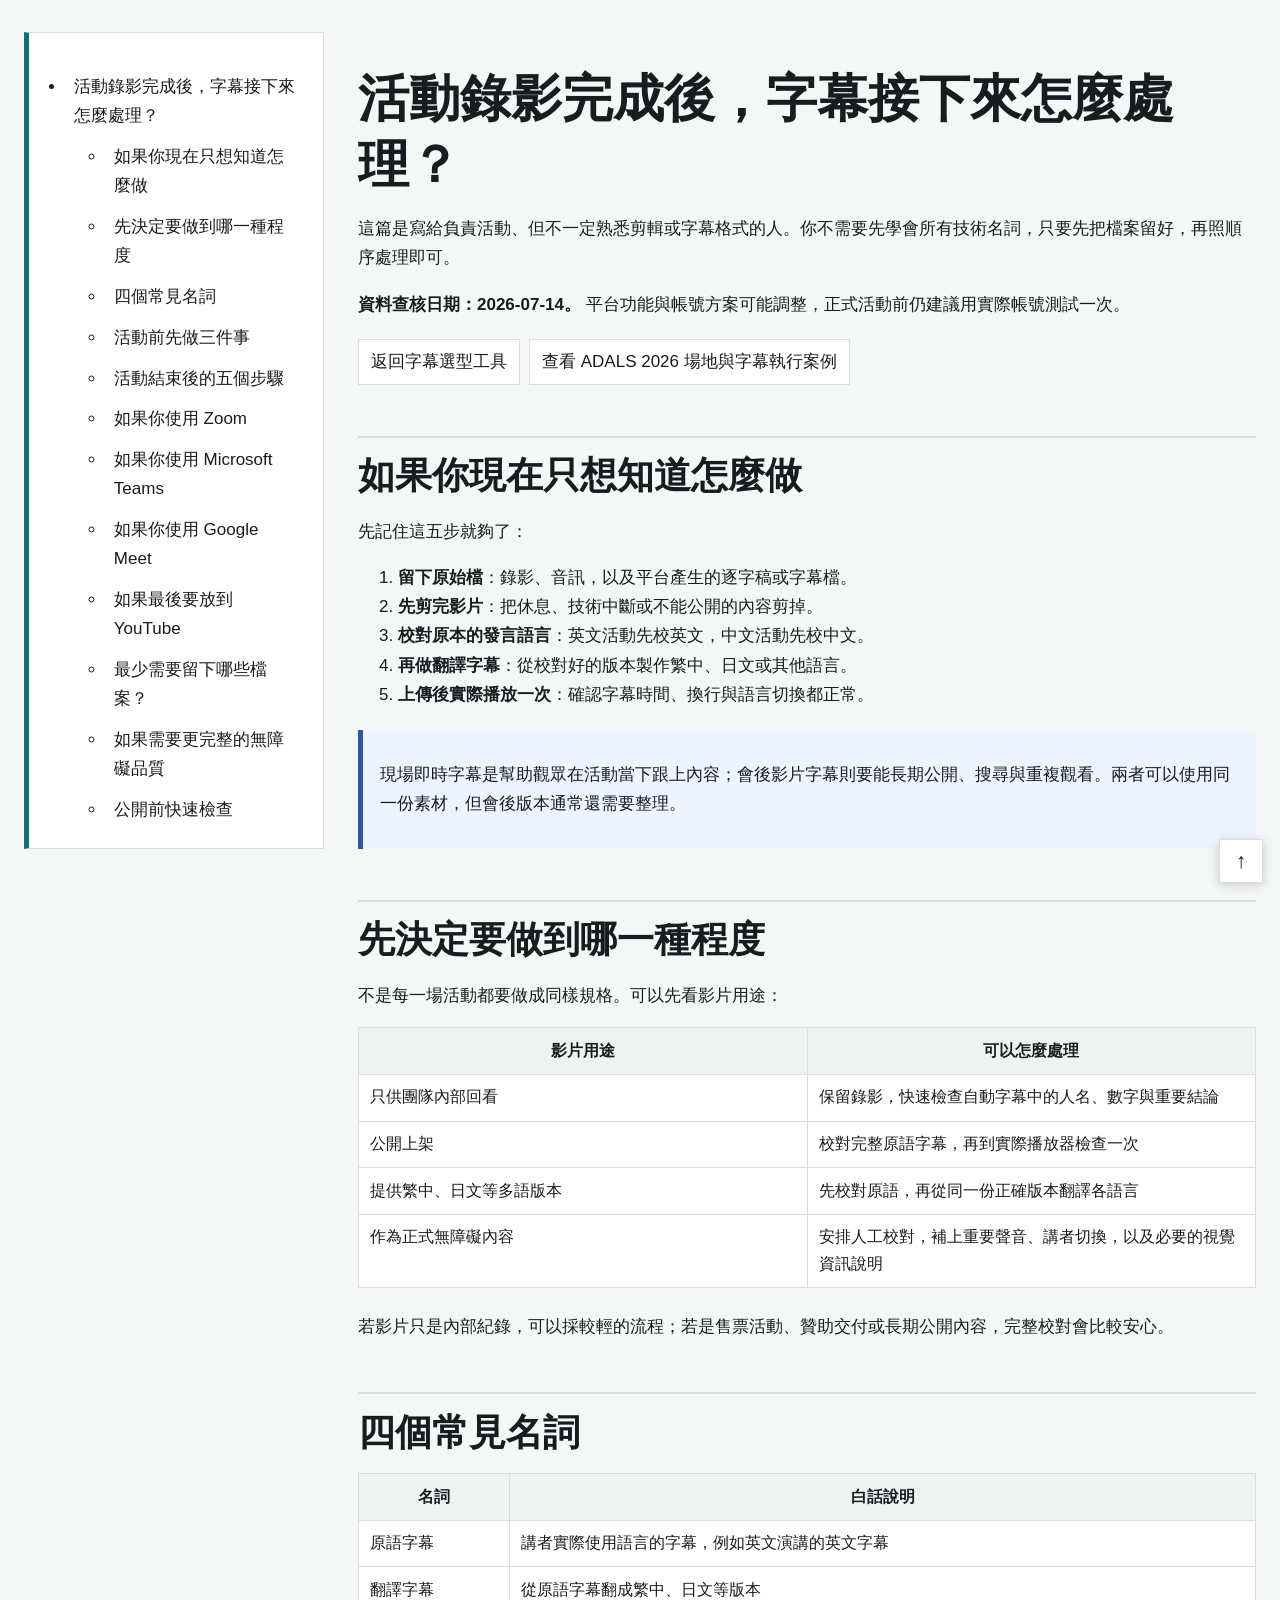
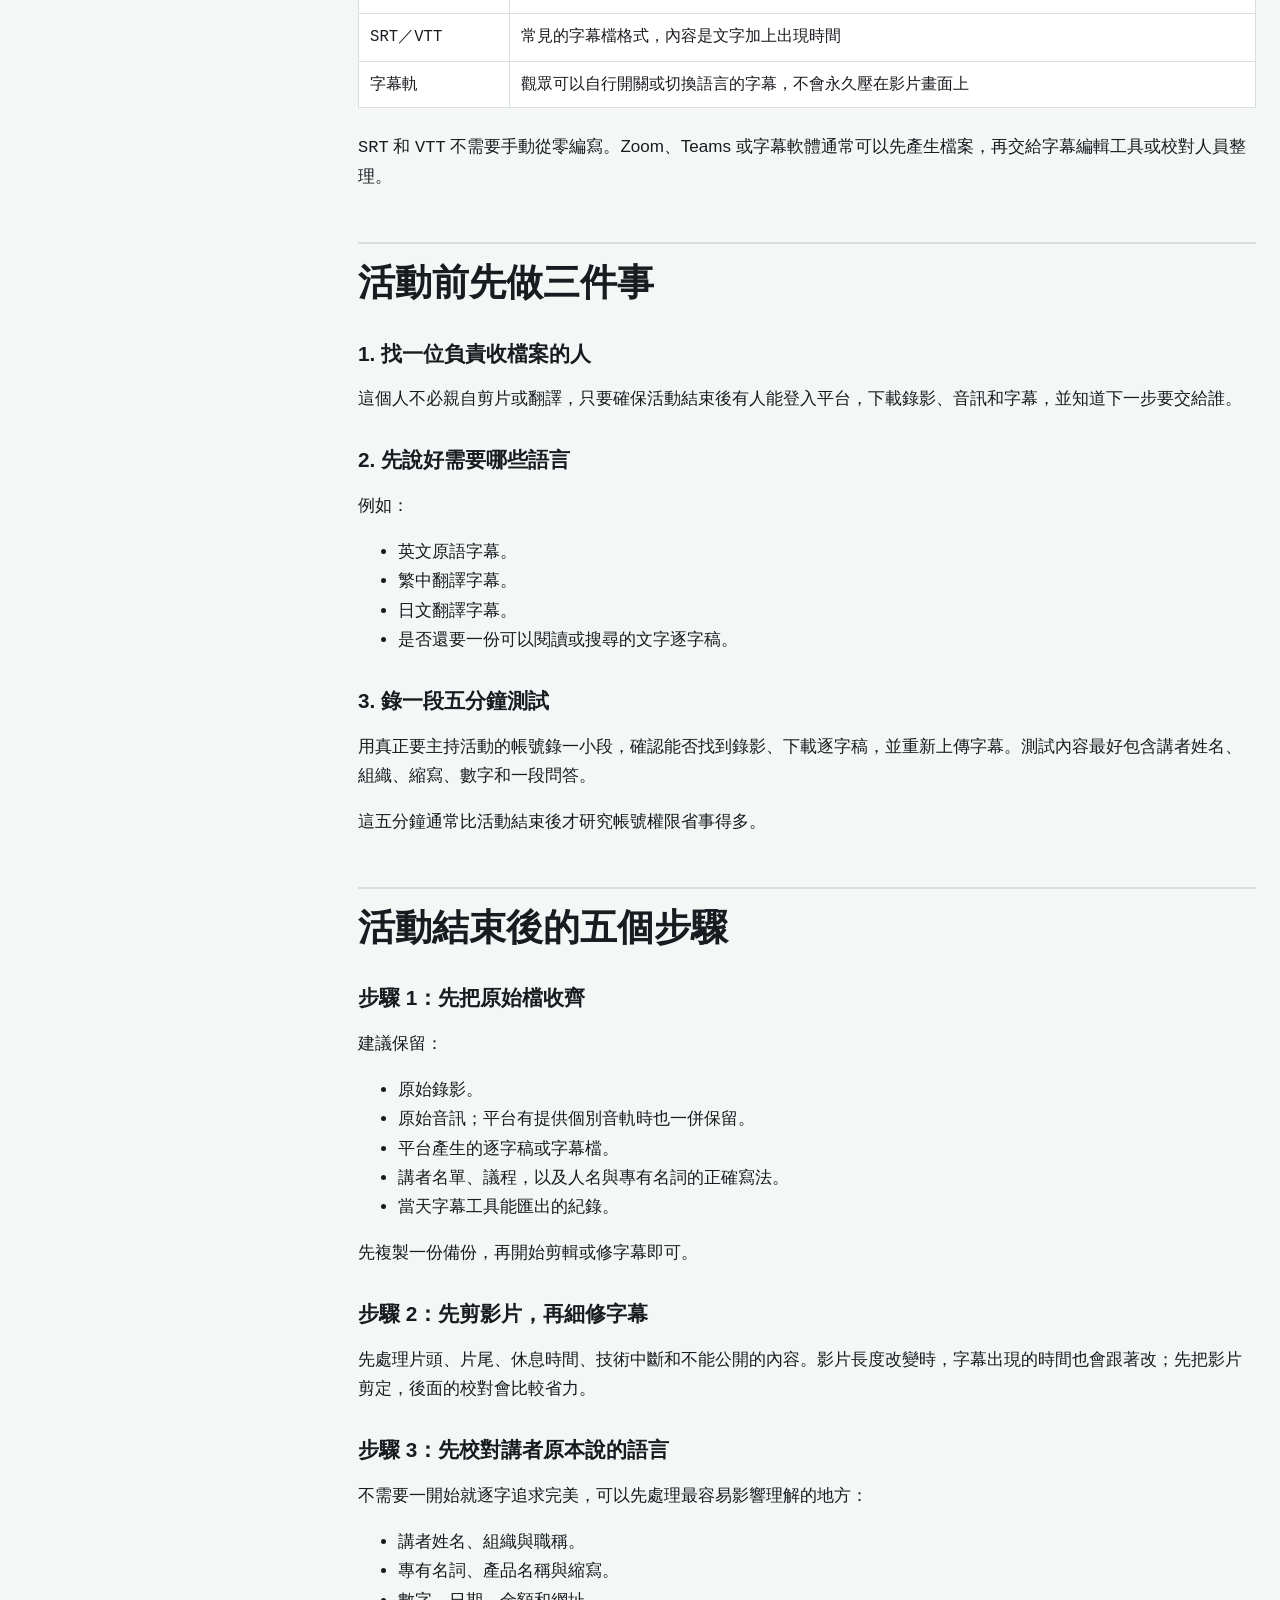
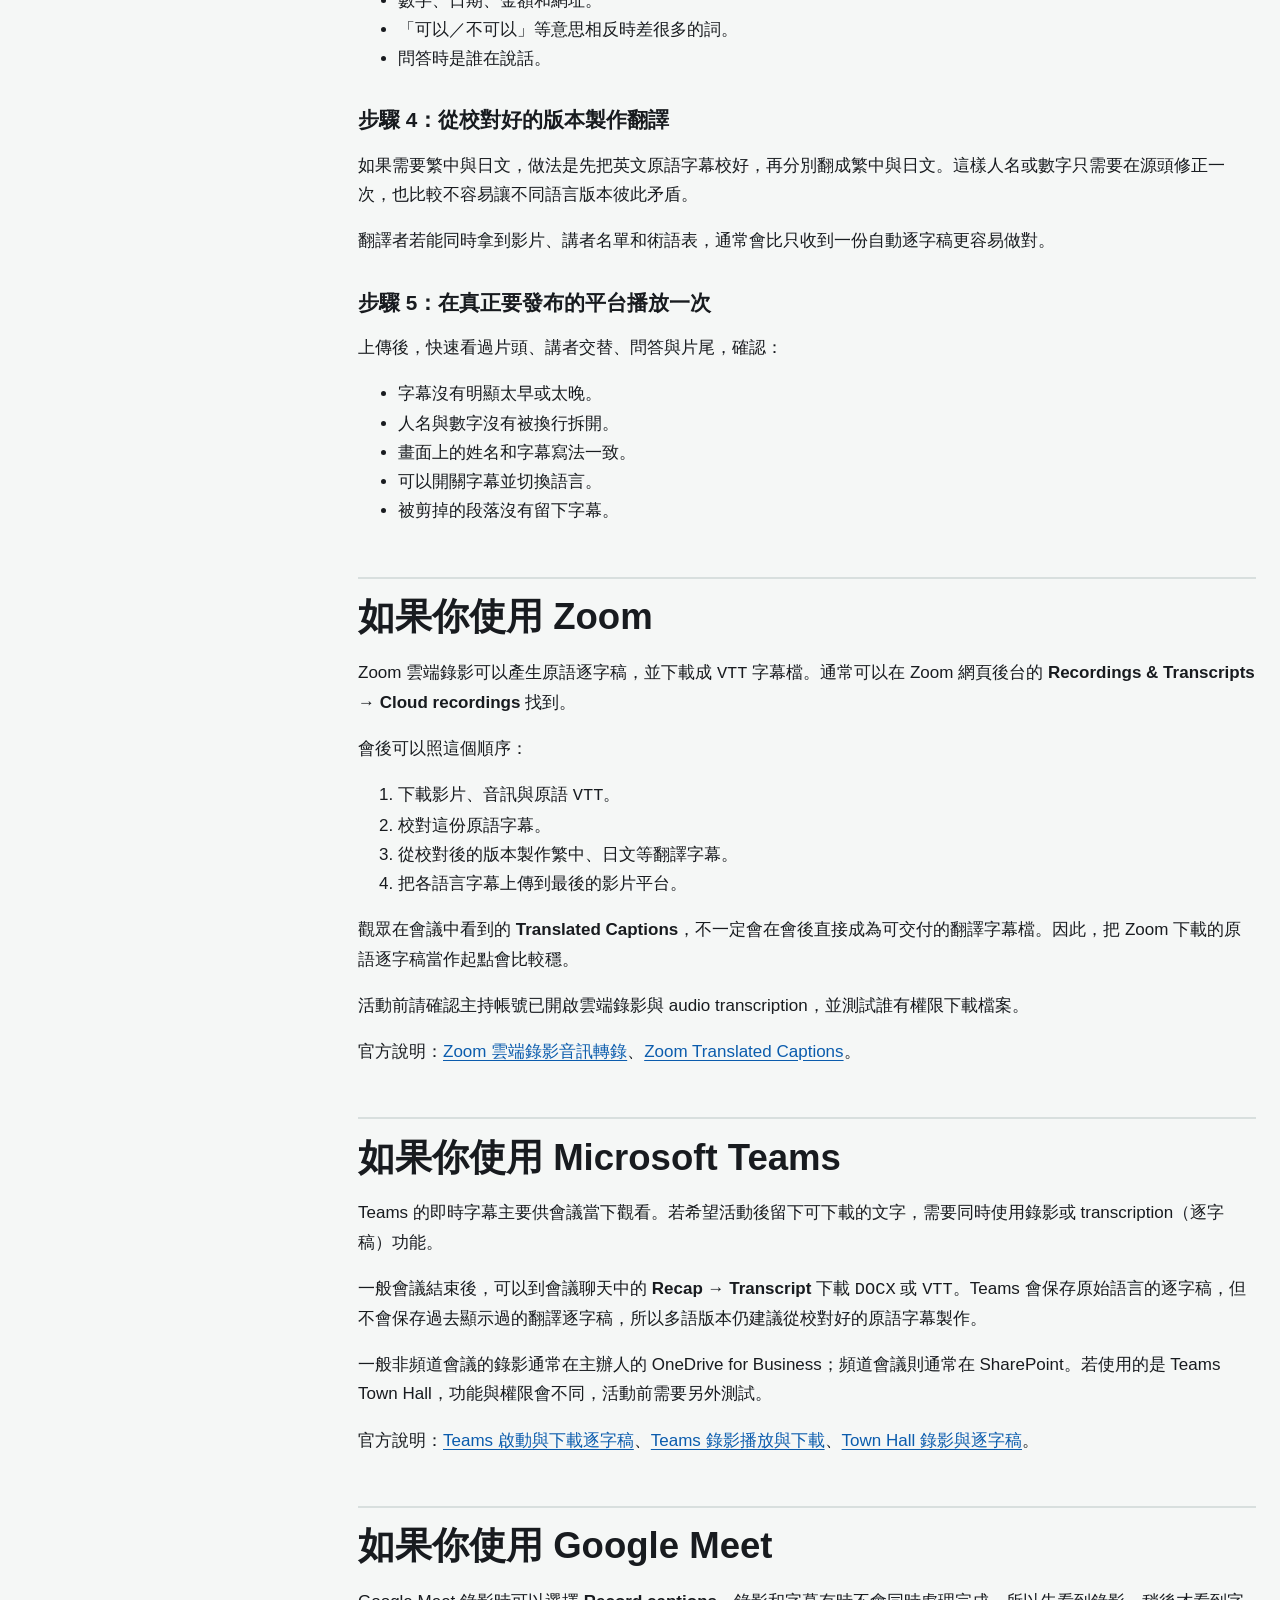
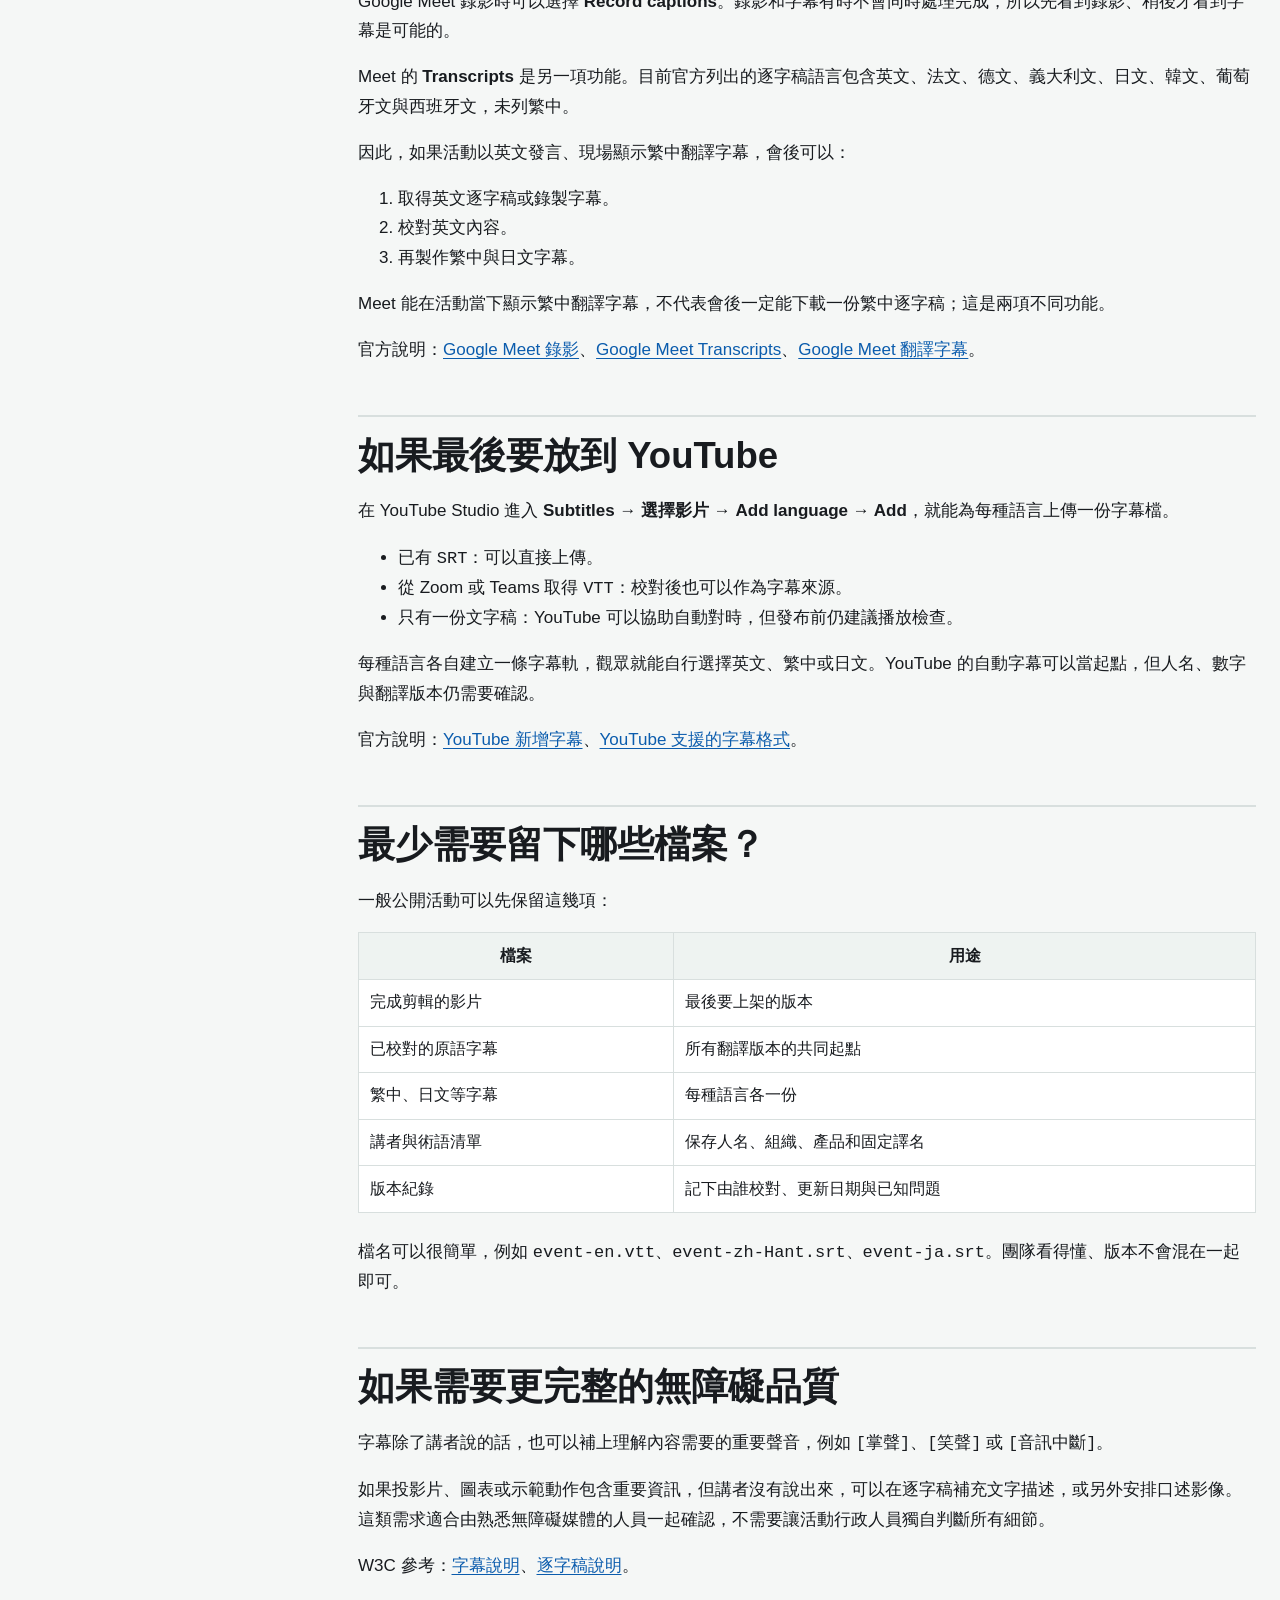
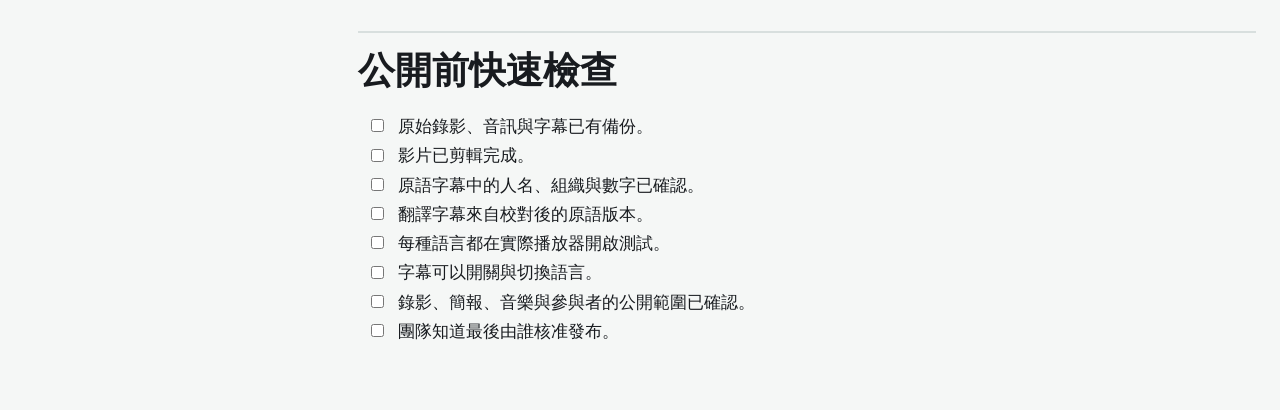
<file: video-caption-postproduction.html>
<!DOCTYPE html>
<html xmlns="http://www.w3.org/1999/xhtml" lang="zh-Hant" xml:lang="zh-Hant">
<head>
  <meta charset="utf-8" />
  <meta name="generator" content="pandoc" />
  <meta name="viewport" content="width=device-width, initial-scale=1.0, user-scalable=yes" />
  <title>活動錄影完成後，字幕接下來怎麼處理？</title>
  <style>
    /* Default styles provided by pandoc.
    ** See https://pandoc.org/MANUAL.html#variables-for-html for config info.
    */
    code{white-space: pre-wrap;}
    span.smallcaps{font-variant: small-caps;}
    div.columns{display: flex; gap: min(4vw, 1.5em);}
    div.column{flex: auto; overflow-x: auto;}
    div.hanging-indent{margin-left: 1.5em; text-indent: -1.5em;}
    /* The extra [class] is a hack that increases specificity enough to
       override a similar rule in reveal.js */
    ul.task-list[class]{list-style: none;}
    ul.task-list li input[type="checkbox"] {
      font-size: inherit;
      width: 0.8em;
      margin: 0 0.8em 0.2em -1.6em;
      vertical-align: middle;
    }
    .display.math{display: block; text-align: center; margin: 0.5rem auto;}
  </style>
  <link rel="stylesheet" href="report-enhanced.css" />
  <link rel="stylesheet" href="report-desktop.css" />
  <link rel="stylesheet" href="video-caption-postproduction.css" />
  <meta name="description" content="用簡單步驟整理 Zoom、Microsoft Teams、Google Meet 與 YouTube 活動錄影的字幕、翻譯與發布流程。">
  <link rel="canonical" href="https://apac-aia.github.io/event-captioning/video-caption-postproduction.html">
  <link rel="icon" href="data:,">
  <script type="application/ld+json">
  {
    "@context": "https://schema.org",
    "@type": "TechArticle",
    "headline": "活動錄影完成後，字幕接下來怎麼處理？",
    "description": "用簡單步驟整理 Zoom、Microsoft Teams、Google Meet 與 YouTube 活動錄影的字幕、翻譯與發布流程。",
    "inLanguage": "zh-Hant",
    "dateModified": "2026-07-14",
    "mainEntityOfPage": "https://apac-aia.github.io/event-captioning/video-caption-postproduction.html",
    "publisher": {
      "@type": "Organization",
      "name": "APAC Authentic Inclusion Association"
    }
  }
  </script>
</head>
<body>
<nav id="TOC" role="doc-toc">
<ul>
<li><a href="#活動錄影完成後字幕接下來怎麼處理"
id="toc-活動錄影完成後字幕接下來怎麼處理">活動錄影完成後，字幕接下來怎麼處理？</a>
<ul>
<li><a href="#如果你現在只想知道怎麼做"
id="toc-如果你現在只想知道怎麼做">如果你現在只想知道怎麼做</a></li>
<li><a href="#先決定要做到哪一種程度"
id="toc-先決定要做到哪一種程度">先決定要做到哪一種程度</a></li>
<li><a href="#四個常見名詞" id="toc-四個常見名詞">四個常見名詞</a></li>
<li><a href="#活動前先做三件事"
id="toc-活動前先做三件事">活動前先做三件事</a></li>
<li><a href="#活動結束後的五個步驟"
id="toc-活動結束後的五個步驟">活動結束後的五個步驟</a></li>
<li><a href="#如果你使用-zoom" id="toc-如果你使用-zoom">如果你使用
Zoom</a></li>
<li><a href="#如果你使用-microsoft-teams"
id="toc-如果你使用-microsoft-teams">如果你使用 Microsoft Teams</a></li>
<li><a href="#如果你使用-google-meet"
id="toc-如果你使用-google-meet">如果你使用 Google Meet</a></li>
<li><a href="#如果最後要放到-youtube"
id="toc-如果最後要放到-youtube">如果最後要放到 YouTube</a></li>
<li><a href="#最少需要留下哪些檔案"
id="toc-最少需要留下哪些檔案">最少需要留下哪些檔案？</a></li>
<li><a href="#如果需要更完整的無障礙品質"
id="toc-如果需要更完整的無障礙品質">如果需要更完整的無障礙品質</a></li>
<li><a href="#公開前快速檢查"
id="toc-公開前快速檢查">公開前快速檢查</a></li>
</ul></li>
</ul>
</nav>
<p><a id="top"></a>
<a class="skip-link" href="#main-content">跳到文章內容</a></p>
<main id="main-content">
<h1
id="活動錄影完成後字幕接下來怎麼處理">活動錄影完成後，字幕接下來怎麼處理？</h1>
<p>這篇是寫給負責活動、但不一定熟悉剪輯或字幕格式的人。你不需要先學會所有技術名詞，只要先把檔案留好，再照順序處理即可。</p>
<p><strong>資料查核日期：2026-07-14。</strong>
平台功能與帳號方案可能調整，正式活動前仍建議用實際帳號測試一次。</p>
<div class="version-switch" role="navigation" aria-label="相關頁面">
<p><a href="index.html">返回字幕選型工具</a>
<a href="ai-captioning-ballroom-solution.desktop.html">查看 ADALS 2026
場地與字幕執行案例</a></p>
</div>
<h2 id="如果你現在只想知道怎麼做">如果你現在只想知道怎麼做</h2>
<p>先記住這五步就夠了：</p>
<ol type="1">
<li><strong>留下原始檔</strong>：錄影、音訊，以及平台產生的逐字稿或字幕檔。</li>
<li><strong>先剪完影片</strong>：把休息、技術中斷或不能公開的內容剪掉。</li>
<li><strong>校對原本的發言語言</strong>：英文活動先校英文，中文活動先校中文。</li>
<li><strong>再做翻譯字幕</strong>：從校對好的版本製作繁中、日文或其他語言。</li>
<li><strong>上傳後實際播放一次</strong>：確認字幕時間、換行與語言切換都正常。</li>
</ol>
<blockquote>
<p>現場即時字幕是幫助觀眾在活動當下跟上內容；會後影片字幕則要能長期公開、搜尋與重複觀看。兩者可以使用同一份素材，但會後版本通常還需要整理。</p>
</blockquote>
<h2 id="先決定要做到哪一種程度">先決定要做到哪一種程度</h2>
<p>不是每一場活動都要做成同樣規格。可以先看影片用途：</p>
<table>
<colgroup>
<col style="width: 50%" />
<col style="width: 50%" />
</colgroup>
<thead>
<tr>
<th>影片用途</th>
<th>可以怎麼處理</th>
</tr>
</thead>
<tbody>
<tr>
<td>只供團隊內部回看</td>
<td>保留錄影，快速檢查自動字幕中的人名、數字與重要結論</td>
</tr>
<tr>
<td>公開上架</td>
<td>校對完整原語字幕，再到實際播放器檢查一次</td>
</tr>
<tr>
<td>提供繁中、日文等多語版本</td>
<td>先校對原語，再從同一份正確版本翻譯各語言</td>
</tr>
<tr>
<td>作為正式無障礙內容</td>
<td>安排人工校對，補上重要聲音、講者切換，以及必要的視覺資訊說明</td>
</tr>
</tbody>
</table>
<p>若影片只是內部紀錄，可以採較輕的流程；若是售票活動、贊助交付或長期公開內容，完整校對會比較安心。</p>
<h2 id="四個常見名詞">四個常見名詞</h2>
<table>
<thead>
<tr>
<th>名詞</th>
<th>白話說明</th>
</tr>
</thead>
<tbody>
<tr>
<td>原語字幕</td>
<td>講者實際使用語言的字幕，例如英文演講的英文字幕</td>
</tr>
<tr>
<td>翻譯字幕</td>
<td>從原語字幕翻成繁中、日文等版本</td>
</tr>
<tr>
<td><code>SRT</code>／<code>VTT</code></td>
<td>常見的字幕檔格式，內容是文字加上出現時間</td>
</tr>
<tr>
<td>字幕軌</td>
<td>觀眾可以自行開關或切換語言的字幕，不會永久壓在影片畫面上</td>
</tr>
</tbody>
</table>
<p><code>SRT</code> 和 <code>VTT</code> 不需要手動從零編寫。Zoom、Teams
或字幕軟體通常可以先產生檔案，再交給字幕編輯工具或校對人員整理。</p>
<h2 id="活動前先做三件事">活動前先做三件事</h2>
<h3 id="找一位負責收檔案的人">1. 找一位負責收檔案的人</h3>
<p>這個人不必親自剪片或翻譯，只要確保活動結束後有人能登入平台，下載錄影、音訊和字幕，並知道下一步要交給誰。</p>
<h3 id="先說好需要哪些語言">2. 先說好需要哪些語言</h3>
<p>例如：</p>
<ul>
<li>英文原語字幕。</li>
<li>繁中翻譯字幕。</li>
<li>日文翻譯字幕。</li>
<li>是否還要一份可以閱讀或搜尋的文字逐字稿。</li>
</ul>
<h3 id="錄一段五分鐘測試">3. 錄一段五分鐘測試</h3>
<p>用真正要主持活動的帳號錄一小段，確認能否找到錄影、下載逐字稿，並重新上傳字幕。測試內容最好包含講者姓名、組織、縮寫、數字和一段問答。</p>
<p>這五分鐘通常比活動結束後才研究帳號權限省事得多。</p>
<h2 id="活動結束後的五個步驟">活動結束後的五個步驟</h2>
<h3 id="步驟-1先把原始檔收齊">步驟 1：先把原始檔收齊</h3>
<p>建議保留：</p>
<ul>
<li>原始錄影。</li>
<li>原始音訊；平台有提供個別音軌時也一併保留。</li>
<li>平台產生的逐字稿或字幕檔。</li>
<li>講者名單、議程，以及人名與專有名詞的正確寫法。</li>
<li>當天字幕工具能匯出的紀錄。</li>
</ul>
<p>先複製一份備份，再開始剪輯或修字幕即可。</p>
<h3 id="步驟-2先剪影片再細修字幕">步驟 2：先剪影片，再細修字幕</h3>
<p>先處理片頭、片尾、休息時間、技術中斷和不能公開的內容。影片長度改變時，字幕出現的時間也會跟著改；先把影片剪定，後面的校對會比較省力。</p>
<h3 id="步驟-3先校對講者原本說的語言">步驟
3：先校對講者原本說的語言</h3>
<p>不需要一開始就逐字追求完美，可以先處理最容易影響理解的地方：</p>
<ul>
<li>講者姓名、組織與職稱。</li>
<li>專有名詞、產品名稱與縮寫。</li>
<li>數字、日期、金額和網址。</li>
<li>「可以／不可以」等意思相反時差很多的詞。</li>
<li>問答時是誰在說話。</li>
</ul>
<h3 id="步驟-4從校對好的版本製作翻譯">步驟
4：從校對好的版本製作翻譯</h3>
<p>如果需要繁中與日文，做法是先把英文原語字幕校好，再分別翻成繁中與日文。這樣人名或數字只需要在源頭修正一次，也比較不容易讓不同語言版本彼此矛盾。</p>
<p>翻譯者若能同時拿到影片、講者名單和術語表，通常會比只收到一份自動逐字稿更容易做對。</p>
<h3 id="步驟-5在真正要發布的平台播放一次">步驟
5：在真正要發布的平台播放一次</h3>
<p>上傳後，快速看過片頭、講者交替、問答與片尾，確認：</p>
<ul>
<li>字幕沒有明顯太早或太晚。</li>
<li>人名與數字沒有被換行拆開。</li>
<li>畫面上的姓名和字幕寫法一致。</li>
<li>可以開關字幕並切換語言。</li>
<li>被剪掉的段落沒有留下字幕。</li>
</ul>
<h2 id="如果你使用-zoom">如果你使用 Zoom</h2>
<p>Zoom 雲端錄影可以產生原語逐字稿，並下載成 <code>VTT</code>
字幕檔。通常可以在 Zoom 網頁後台的 <strong>Recordings &amp; Transcripts
→ Cloud recordings</strong> 找到。</p>
<p>會後可以照這個順序：</p>
<ol type="1">
<li>下載影片、音訊與原語 <code>VTT</code>。</li>
<li>校對這份原語字幕。</li>
<li>從校對後的版本製作繁中、日文等翻譯字幕。</li>
<li>把各語言字幕上傳到最後的影片平台。</li>
</ol>
<p>觀眾在會議中看到的 <strong>Translated
Captions</strong>，不一定會在會後直接成為可交付的翻譯字幕檔。因此，把
Zoom 下載的原語逐字稿當作起點會比較穩。</p>
<p>活動前請確認主持帳號已開啟雲端錄影與 audio
transcription，並測試誰有權限下載檔案。</p>
<p>官方說明：<a
href="https://support.zoom.com/hc/en/article?id=zm_kb&amp;sysparm_article=KB0064927">Zoom
雲端錄影音訊轉錄</a>、<a
href="https://support.zoom.com/hc/en/article?id=zm_kb&amp;sysparm_article=KB0059081">Zoom
Translated Captions</a>。</p>
<h2 id="如果你使用-microsoft-teams">如果你使用 Microsoft Teams</h2>
<p>Teams
的即時字幕主要供會議當下觀看。若希望活動後留下可下載的文字，需要同時使用錄影或
transcription（逐字稿）功能。</p>
<p>一般會議結束後，可以到會議聊天中的 <strong>Recap →
Transcript</strong> 下載 <code>DOCX</code> 或 <code>VTT</code>。Teams
會保存原始語言的逐字稿，但不會保存過去顯示過的翻譯逐字稿，所以多語版本仍建議從校對好的原語字幕製作。</p>
<p>一般非頻道會議的錄影通常在主辦人的 OneDrive for
Business；頻道會議則通常在 SharePoint。若使用的是 Teams Town
Hall，功能與權限會不同，活動前需要另外測試。</p>
<p>官方說明：<a
href="https://support.microsoft.com/en-us/teams/meetings/start-stop-and-download-live-transcripts-in-microsoft-teams-meetings">Teams
啟動與下載逐字稿</a>、<a
href="https://support.microsoft.com/en-us/teams/meetings/play-share-and-download-meeting-recordings-in-microsoft-teams">Teams
錄影播放與下載</a>、<a
href="https://support.microsoft.com/en-us/teams/meetings/manage-town-hall-recordings-in-microsoft-teams">Town
Hall 錄影與逐字稿</a>。</p>
<h2 id="如果你使用-google-meet">如果你使用 Google Meet</h2>
<p>Google Meet 錄影時可以選擇 <strong>Record
captions</strong>。錄影和字幕有時不會同時處理完成，所以先看到錄影、稍後才看到字幕是可能的。</p>
<p>Meet 的 <strong>Transcripts</strong>
是另一項功能。目前官方列出的逐字稿語言包含英文、法文、德文、義大利文、日文、韓文、葡萄牙文與西班牙文，未列繁中。</p>
<p>因此，如果活動以英文發言、現場顯示繁中翻譯字幕，會後可以：</p>
<ol type="1">
<li>取得英文逐字稿或錄製字幕。</li>
<li>校對英文內容。</li>
<li>再製作繁中與日文字幕。</li>
</ol>
<p>Meet
能在活動當下顯示繁中翻譯字幕，不代表會後一定能下載一份繁中逐字稿；這是兩項不同功能。</p>
<p>官方說明：<a
href="https://support.google.com/meet/answer/9308681">Google Meet
錄影</a>、<a
href="https://support.google.com/meet/answer/12849897">Google Meet
Transcripts</a>、<a
href="https://support.google.com/meet/answer/10964115">Google Meet
翻譯字幕</a>。</p>
<h2 id="如果最後要放到-youtube">如果最後要放到 YouTube</h2>
<p>在 YouTube Studio 進入 <strong>Subtitles → 選擇影片 → Add language →
Add</strong>，就能為每種語言上傳一份字幕檔。</p>
<ul>
<li>已有 <code>SRT</code>：可以直接上傳。</li>
<li>從 Zoom 或 Teams 取得
<code>VTT</code>：校對後也可以作為字幕來源。</li>
<li>只有一份文字稿：YouTube
可以協助自動對時，但發布前仍建議播放檢查。</li>
</ul>
<p>每種語言各自建立一條字幕軌，觀眾就能自行選擇英文、繁中或日文。YouTube
的自動字幕可以當起點，但人名、數字與翻譯版本仍需要確認。</p>
<p>官方說明：<a
href="https://support.google.com/youtube/answer/2734796">YouTube
新增字幕</a>、<a
href="https://support.google.com/youtube/answer/2734698">YouTube
支援的字幕格式</a>。</p>
<h2 id="最少需要留下哪些檔案">最少需要留下哪些檔案？</h2>
<p>一般公開活動可以先保留這幾項：</p>
<table>
<thead>
<tr>
<th>檔案</th>
<th>用途</th>
</tr>
</thead>
<tbody>
<tr>
<td>完成剪輯的影片</td>
<td>最後要上架的版本</td>
</tr>
<tr>
<td>已校對的原語字幕</td>
<td>所有翻譯版本的共同起點</td>
</tr>
<tr>
<td>繁中、日文等字幕</td>
<td>每種語言各一份</td>
</tr>
<tr>
<td>講者與術語清單</td>
<td>保存人名、組織、產品和固定譯名</td>
</tr>
<tr>
<td>版本紀錄</td>
<td>記下由誰校對、更新日期與已知問題</td>
</tr>
</tbody>
</table>
<p>檔名可以很簡單，例如
<code>event-en.vtt</code>、<code>event-zh-Hant.srt</code>、<code>event-ja.srt</code>。團隊看得懂、版本不會混在一起即可。</p>
<h2 id="如果需要更完整的無障礙品質">如果需要更完整的無障礙品質</h2>
<p>字幕除了講者說的話，也可以補上理解內容需要的重要聲音，例如
<code>[掌聲]</code>、<code>[笑聲]</code> 或
<code>[音訊中斷]</code>。</p>
<p>如果投影片、圖表或示範動作包含重要資訊，但講者沒有說出來，可以在逐字稿補充文字描述，或另外安排口述影像。這類需求適合由熟悉無障礙媒體的人員一起確認，不需要讓活動行政人員獨自判斷所有細節。</p>
<p>W3C 參考：<a
href="https://www.w3.org/WAI/media/av/captions/">字幕說明</a>、<a
href="https://www.w3.org/WAI/media/av/transcripts/">逐字稿說明</a>。</p>
<h2 id="公開前快速檢查">公開前快速檢查</h2>
<ul class="task-list">
<li><label><input
type="checkbox" />原始錄影、音訊與字幕已有備份。</label></li>
<li><label><input type="checkbox" />影片已剪輯完成。</label></li>
<li><label><input
type="checkbox" />原語字幕中的人名、組織與數字已確認。</label></li>
<li><label><input
type="checkbox" />翻譯字幕來自校對後的原語版本。</label></li>
<li><label><input
type="checkbox" />每種語言都在實際播放器開啟測試。</label></li>
<li><label><input
type="checkbox" />字幕可以開關與切換語言。</label></li>
<li><label><input
type="checkbox" />錄影、簡報、音樂與參與者的公開範圍已確認。</label></li>
<li><label><input
type="checkbox" />團隊知道最後由誰核准發布。</label></li>
</ul>
</main>
<a id="back-to-top" class="nav-fab nav-fab--top" href="#top" aria-label="回到頂端">↑</a>
<button id="toc-fab" class="nav-fab nav-fab--toc" type="button" aria-expanded="false" aria-controls="TOC">目錄</button>
<div id="toc-scrim" hidden></div>
<script>
(function () {
  var toc = document.getElementById('TOC');

  // Scroll-spy: highlight current section, expand current chapter's subsections.
  if (toc) {
    var links = Array.prototype.slice.call(toc.querySelectorAll('a[href^="#"]'));
    var byId = {};
    links.forEach(function (a) {
      byId[decodeURIComponent(a.getAttribute('href').slice(1))] = a;
    });
    var heads = Array.prototype.slice
      .call(document.querySelectorAll('h2[id], h3[id]'))
      .filter(function (h) { return byId[h.id]; });

    function spy() {
      var cur = null;
      for (var i = 0; i < heads.length; i++) {
        if (heads[i].getBoundingClientRect().top <= 130) cur = heads[i]; else break;
      }
      links.forEach(function (a) {
        a.classList.remove('toc-active');
        a.removeAttribute('aria-current');
      });
      Array.prototype.forEach.call(toc.querySelectorAll('li.toc-expanded'), function (li) {
        li.classList.remove('toc-expanded');
      });
      if (cur && byId[cur.id]) {
        var a = byId[cur.id];
        a.classList.add('toc-active');
        a.setAttribute('aria-current', 'location');
        var li = a.closest('li');
        while (li && toc.contains(li)) {
          li.classList.add('toc-expanded');
          var parent = li.parentElement ? li.parentElement.closest('li') : null;
          if (!parent) break;
          li = parent;
        }
      }
    }

    var ticking = false;
    window.addEventListener('scroll', function () {
      if (!ticking) {
        ticking = true;
        requestAnimationFrame(function () { spy(); ticking = false; });
      }
    }, { passive: true });
    spy();
  }

  // Mobile floating table-of-contents toggle.
  var fab = document.getElementById('toc-fab');
  var scrim = document.getElementById('toc-scrim');
  if (fab && toc && scrim) {
    function closeToc() {
      document.body.classList.remove('toc-open');
      fab.setAttribute('aria-expanded', 'false');
      scrim.hidden = true;
      fab.focus();
    }
    function openToc() {
      document.body.classList.add('toc-open');
      fab.setAttribute('aria-expanded', 'true');
      scrim.hidden = false;
      toc.setAttribute('tabindex', '-1');
      toc.focus();
    }
    fab.addEventListener('click', function () {
      document.body.classList.contains('toc-open') ? closeToc() : openToc();
    });
    scrim.addEventListener('click', closeToc);
    document.addEventListener('keydown', function (e) {
      if (e.key === 'Escape' && document.body.classList.contains('toc-open')) closeToc();
    });
    toc.addEventListener('click', function (e) {
      if (e.target.closest('a') && document.body.classList.contains('toc-open')) closeToc();
    });
  }
})();
</script>
</body>
</html>
</file>
<file: report-enhanced.css>
:root {
  --page-bg: #f5f7f6;
  --paper: #ffffff;
  --ink: #181b1f;
  --muted: #59636d;
  --line: #d8dfde;
  --soft: #e9f7f4;
  --soft-2: #f7f1e5;
  --accent: #0f766e;
  --accent-2: #8a5a12;
  --accent-3: #2857a6;
  --link: #0b5cad;
  --code-bg: #f0f4f3;
  --radius: 0;
}

* {
  box-sizing: border-box;
}

html {
  font-size: 17px;
  scroll-behavior: smooth;
}

body {
  margin: 0;
  padding: 32px 24px 56px;
  color: var(--ink);
  background: var(--page-bg);
  font-family: "Noto Sans TC", "Microsoft JhengHei", "PingFang TC", "Segoe UI", Arial, sans-serif;
  line-height: 1.72;
  overflow-wrap: break-word;
}

body > :not(#TOC):not(.nav-fab):not(#toc-scrim) {
  max-width: 920px;
  margin-left: auto;
  margin-right: auto;
}

h1, h2, h3, h4 {
  color: var(--ink);
  line-height: 1.28;
  letter-spacing: 0;
}

h1 {
  margin-top: 0;
  margin-bottom: 1rem;
  font-size: clamp(2rem, 4vw, 3.2rem);
}

h2 {
  margin-top: 3rem;
  margin-bottom: 0.85rem;
  padding-top: 0.9rem;
  border-top: 2px solid var(--line);
  font-size: clamp(1.55rem, 3vw, 2.15rem);
}

h3 {
  margin-top: 2rem;
  margin-bottom: 0.65rem;
  font-size: 1.22rem;
}

h4 {
  margin-top: 1.5rem;
  margin-bottom: 0.45rem;
  font-size: 1.05rem;
}

p, li {
  font-size: 1rem;
}

a {
  color: var(--link);
  text-underline-offset: 0.15em;
}

a:hover,
a:focus-visible {
  color: var(--accent);
}

a:focus-visible {
  outline: 3px solid rgba(15, 118, 110, 0.35);
  outline-offset: 3px;
  border-radius: 0;
}

p a[href^="#sec-"]:not(.chapter-card),
li a[href^="#sec-"]:not(.chapter-card) {
  display: inline-flex;
  align-items: center;
  margin: 0.08rem 0.04rem;
  padding: 0.06rem 0.34rem;
  border: 1px solid transparent;
  border-radius: 0;
  background: transparent;
  text-decoration-thickness: 0.08em;
  transition: background-color 160ms ease, border-color 160ms ease, box-shadow 160ms ease, color 160ms ease;
}

p a[href^="#sec-"]:not(.chapter-card):hover,
p a[href^="#sec-"]:not(.chapter-card):focus-visible,
li a[href^="#sec-"]:not(.chapter-card):hover,
li a[href^="#sec-"]:not(.chapter-card):focus-visible {
  border-color: rgba(15, 118, 110, 0.55);
  background: var(--soft);
  box-shadow: 0 0 0 3px rgba(15, 118, 110, 0.14);
  color: var(--accent);
  text-decoration: none;
}

#TOC {
  max-width: 920px;
  margin: 0 auto 2rem;
  padding: 1rem 1.1rem;
  border: 1px solid var(--line);
  border-left: 5px solid var(--accent);
  border-radius: 0;
  background: var(--paper);
}

#TOC > ul {
  margin-bottom: 0;
  padding-left: 1.1rem;
}

#TOC a {
  display: block;
  width: 100%;
  margin: 0.08rem 0;
  padding: 0.24rem 0.38rem;
  border: 1px solid transparent;
  border-radius: 0;
  color: var(--ink);
  text-decoration: none;
  transition: background-color 160ms ease, border-color 160ms ease, box-shadow 160ms ease, color 160ms ease;
}

#TOC a:hover,
#TOC a:focus-visible {
  border-color: rgba(15, 118, 110, 0.45);
  background: var(--soft);
  box-shadow: 0 0 0 3px rgba(15, 118, 110, 0.1);
  color: var(--link);
  text-decoration: none;
}

.version-switch {
  display: flex;
  flex-wrap: wrap;
  gap: 0.55rem;
  margin: 1.2rem auto 1.4rem;
}

.version-switch p {
  display: flex;
  flex-wrap: wrap;
  gap: 0.55rem;
  margin: 0;
}

.version-switch a,
.section-links a {
  display: inline-flex;
  align-items: center;
  min-height: 2.4rem;
  padding: 0.42rem 0.7rem;
  border: 1px solid var(--line);
  border-radius: 0;
  color: var(--ink);
  background: var(--paper);
  text-decoration: none;
  transition: background-color 160ms ease, border-color 160ms ease, box-shadow 160ms ease, color 160ms ease, transform 160ms ease;
}

.version-switch a:hover,
.section-links a:hover,
.version-switch a:focus-visible,
.section-links a:focus-visible {
  border-color: rgba(15, 118, 110, 0.55);
  background: var(--soft);
  box-shadow: 0 0 0 3px rgba(15, 118, 110, 0.12);
  color: var(--accent);
  transform: translateY(-1px);
}

.chapter-guide {
  display: grid;
  grid-template-columns: repeat(auto-fit, minmax(240px, 1fr));
  gap: 0.85rem;
  margin: 1.2rem auto 2rem;
}

.chapter-guide p {
  display: contents;
}

.chapter-card {
  display: flex;
  min-height: 8.75rem;
  flex-direction: column;
  gap: 0.55rem;
  padding: 1rem;
  border: 1px solid var(--line);
  border-radius: 0;
  background: var(--paper);
  color: var(--ink);
  text-decoration: none;
  transition: background-color 160ms ease, border-color 160ms ease, box-shadow 160ms ease, transform 160ms ease;
}

.chapter-card strong {
  font-size: 1rem;
  line-height: 1.35;
}

.chapter-card span {
  color: var(--muted);
  font-size: 0.92rem;
}

.chapter-card:hover,
.chapter-card:focus-visible {
  border-color: rgba(15, 118, 110, 0.55);
  background: var(--soft);
  box-shadow: 0 0 0 3px rgba(15, 118, 110, 0.12), 0 12px 28px rgba(15, 23, 42, 0.08);
  transform: translateY(-1px);
}

.section-highlight {
  margin: 0.8rem auto 1.35rem;
  padding: 1rem 1.1rem;
  border: 1px solid #b7d9d4;
  border-left: 6px solid var(--accent);
  border-radius: 0;
  background: var(--soft);
}

.section-highlight-primary {
  border-color: #dec88f;
  border-left-color: var(--accent-2);
  background: var(--soft-2);
}

.section-highlight strong {
  display: block;
  margin-bottom: 0.25rem;
  color: var(--ink);
}

.section-highlight p {
  margin: 0.25rem 0 0;
}

.section-links {
  display: flex;
  flex-wrap: wrap;
  gap: 0.45rem;
  margin-top: 0.75rem !important;
}

blockquote {
  margin: 1.2rem auto;
  padding: 0.8rem 1rem;
  border-left: 5px solid var(--accent-3);
  background: #edf3ff;
}

pre,
code {
  font-family: "Cascadia Mono", "Consolas", monospace;
}

pre {
  margin: 1rem auto 1.25rem;
  padding: 0.9rem;
  border: 1px solid var(--line);
  border-radius: 0;
  background: var(--code-bg);
  overflow-x: auto;
  white-space: pre-wrap;
}

table {
  width: 100%;
  margin: 1rem auto 1.4rem;
  border-collapse: collapse;
  background: var(--paper);
  font-size: 0.92rem;
}

th,
td {
  padding: 0.55rem 0.65rem;
  border: 1px solid var(--line);
  vertical-align: top;
}

th {
  background: #eef3f1;
  font-weight: 700;
}

img,
svg {
  max-width: 100%;
  height: auto;
}

.page-break {
  break-before: page;
  page-break-before: always;
}

@media (max-width: 760px) {
  html {
    font-size: 18px;
  }

  body {
    padding: 20px 14px 44px;
    background: var(--paper);
    width: 100%;
    max-width: 100%;
    overflow-x: hidden;
  }

  body > :not(#TOC):not(.nav-fab):not(#toc-scrim) {
    width: 100%;
    max-width: 100%;
    min-width: 0;
  }

  #TOC {
    display: none;
  }

  h1 {
    font-size: 1.58rem;
    line-break: anywhere;
    word-break: break-all;
  }

  h1,
  h2,
  h3,
  p,
  li,
  a {
    overflow-wrap: anywhere;
    word-break: break-word;
  }

  h1,
  a[href$=".md"],
  a[href$=".pdf"],
  a[href$=".html"] {
    overflow-wrap: anywhere;
    word-break: break-all;
  }

  h2 {
    margin-top: 2.35rem;
    font-size: 1.55rem;
  }

  .version-switch,
  .section-links {
    display: grid;
    grid-template-columns: 1fr;
  }

  .version-switch p {
    display: grid;
    grid-template-columns: minmax(0, 1fr);
    gap: 0.55rem;
  }

  .version-switch a,
  .section-links a {
    justify-content: center;
    min-height: 2.75rem;
  }

  .chapter-guide {
    grid-template-columns: 1fr;
  }

  .chapter-card {
    min-height: auto;
  }

  table {
    display: block;
    overflow-x: auto;
    white-space: normal;
  }
}

@media (prefers-reduced-motion: reduce) {
  p a[href^="#sec-"]:not(.chapter-card),
  li a[href^="#sec-"]:not(.chapter-card),
  #TOC a,
  .version-switch a,
  .section-links a,
  .chapter-card {
    transition: none;
  }

  .version-switch a:hover,
  .version-switch a:focus-visible,
  .section-links a:hover,
  .section-links a:focus-visible,
  .chapter-card:hover,
  .chapter-card:focus-visible {
    transform: none;
  }
}

@media print {
  html {
    scroll-behavior: auto;
  }

  body {
    padding: 0;
    background: #fff;
  }

  #TOC,
  .chapter-card,
  .section-highlight,
  pre,
  table,
  blockquote {
    break-inside: avoid;
  }

  a {
    color: var(--ink);
  }
}

/* --- in-page navigation enhancements --- */
.skip-link {
  position: absolute;
  left: 0.6rem;
  top: 0.6rem;
  z-index: 1000;
  padding: 0.55rem 0.95rem;
  border-radius: 0;
  background: var(--accent);
  color: #fff;
  text-decoration: none;
  transform: translateY(-160%);
  transition: transform 140ms ease;
}

.skip-link:focus {
  transform: translateY(0);
  outline: 3px solid #fff;
  outline-offset: 2px;
}

#TOC a.toc-active {
  background: var(--soft);
  border-color: rgba(15, 118, 110, 0.45);
  color: var(--link);
  font-weight: 700;
}

#TOC ul ul ul {
  display: none;
}

#TOC li.toc-expanded > ul {
  display: block;
}

.nav-fab {
  position: fixed;
  z-index: 900;
  display: flex;
  align-items: center;
  justify-content: center;
  min-width: 44px;
  min-height: 44px;
  padding: 0 0.7rem;
  border: 1px solid var(--line);
  border-radius: 0;
  background: var(--paper);
  color: var(--ink);
  box-shadow: 0 2px 10px rgba(0, 0, 0, 0.18);
  font-size: 0.95rem;
  text-decoration: none;
  cursor: pointer;
}

.nav-fab:hover,
.nav-fab:focus-visible {
  background: var(--soft);
  color: var(--link);
}

.nav-fab--top {
  right: 1rem;
  bottom: 1rem;
  font-size: 1.25rem;
}

.nav-fab--toc {
  display: none;
}

#toc-scrim {
  position: fixed;
  inset: 0;
  z-index: 880;
  background: rgba(0, 0, 0, 0.42);
}

@media print {
  .skip-link,
  .nav-fab,
  #toc-scrim {
    display: none !important;
  }
}

@media (prefers-reduced-motion: reduce) {
  .skip-link {
    transition: none;
  }
}


.nav-fab--home{top:1rem;right:1rem;}
</file>
<file: report-desktop.css>
@page {
  size: A4;
  margin: 18mm 16mm;
}

@media screen and (min-width: 1100px) {
  body {
    display: grid;
    grid-template-columns: minmax(240px, 300px) minmax(0, 920px);
    column-gap: 2rem;
    align-items: start;
    max-width: 1280px;
    margin: 0 auto;
  }

  body > :not(#TOC):not(.nav-fab):not(#toc-scrim) {
    grid-column: 2;
    width: 100%;
  }

  #TOC {
    position: sticky;
    top: 1rem;
    grid-column: 1;
    grid-row: 1 / span 999;
    max-height: calc(100vh - 2rem);
    overflow-y: auto;
    margin: 0;
  }
}

@media print {
  body {
    max-width: none;
  }

  #TOC {
    margin-bottom: 1rem;
  }
}
</file>
<file: report-mobile.css>
@page {
  size: 430px 932px;
  margin: 18px 16px;
}

html {
  font-size: 18px;
  width: 100%;
  max-width: 100%;
  overflow-x: hidden;
}

body {
  width: 100%;
  max-width: 100%;
  margin: 0;
  padding: 18px 14px 44px;
  background: #fff;
  overflow-wrap: break-word;
  overflow-x: hidden;
}

body > :not(#TOC) {
  width: 100%;
  max-width: 100%;
  min-width: 0;
}

#TOC {
  display: none;
}

h1 {
  font-size: 1.58rem;
  line-break: anywhere;
  word-break: break-all;
}

h1,
h2,
h3,
p,
li,
a {
  overflow-wrap: anywhere;
  word-break: break-word;
}

h1,
a[href$=".md"],
a[href$=".pdf"],
a[href$=".html"] {
  overflow-wrap: anywhere;
  word-break: break-all;
}

h2 {
  margin-top: 2.2rem;
  font-size: 1.52rem;
}

h3 {
  font-size: 1.18rem;
}

p,
li {
  font-size: 1rem;
}

.version-switch,
.section-links,
.chapter-guide {
  display: grid;
  grid-template-columns: minmax(0, 1fr);
}

.version-switch p {
  display: grid;
  grid-template-columns: minmax(0, 1fr);
  gap: 0.55rem;
  margin: 0;
}

.chapter-guide p {
  display: contents;
}

.version-switch a,
.section-links a {
  justify-content: center;
  min-height: 2.8rem;
}

.chapter-card {
  min-height: auto;
}

table {
  display: block;
  overflow-x: auto;
  max-width: 100%;
  font-size: 0.86rem;
}

th,
td {
  padding: 0.5rem;
}

pre {
  font-size: 0.88rem;
}

@media print {
  body {
    padding: 0;
  }

  #TOC {
    max-height: none;
  }

  .version-switch a,
  .section-links a {
    min-height: 0;
    padding: 0.25rem 0.35rem;
  }
}

/* --- mobile floating table of contents --- */
.nav-fab--toc {
  display: flex;
  left: 1rem;
  bottom: 1rem;
}

body.toc-open .nav-fab--top {
  display: none;
}

body.toc-open #TOC {
  display: block;
  position: fixed;
  top: 0;
  right: 0;
  bottom: 0;
  left: auto;
  width: min(86vw, 360px);
  max-width: 100%;
  margin: 0;
  z-index: 890;
  overflow-y: auto;
  border-radius: 0;
  border-left: 1px solid var(--line);
  box-shadow: -6px 0 18px rgba(0, 0, 0, 0.28);
}

@media print {
  .nav-fab--toc {
    display: none !important;
  }
}
</file>
<file: video-caption-postproduction.css>
@import url("report-mobile.css") screen and (max-width: 600px);
</file>
